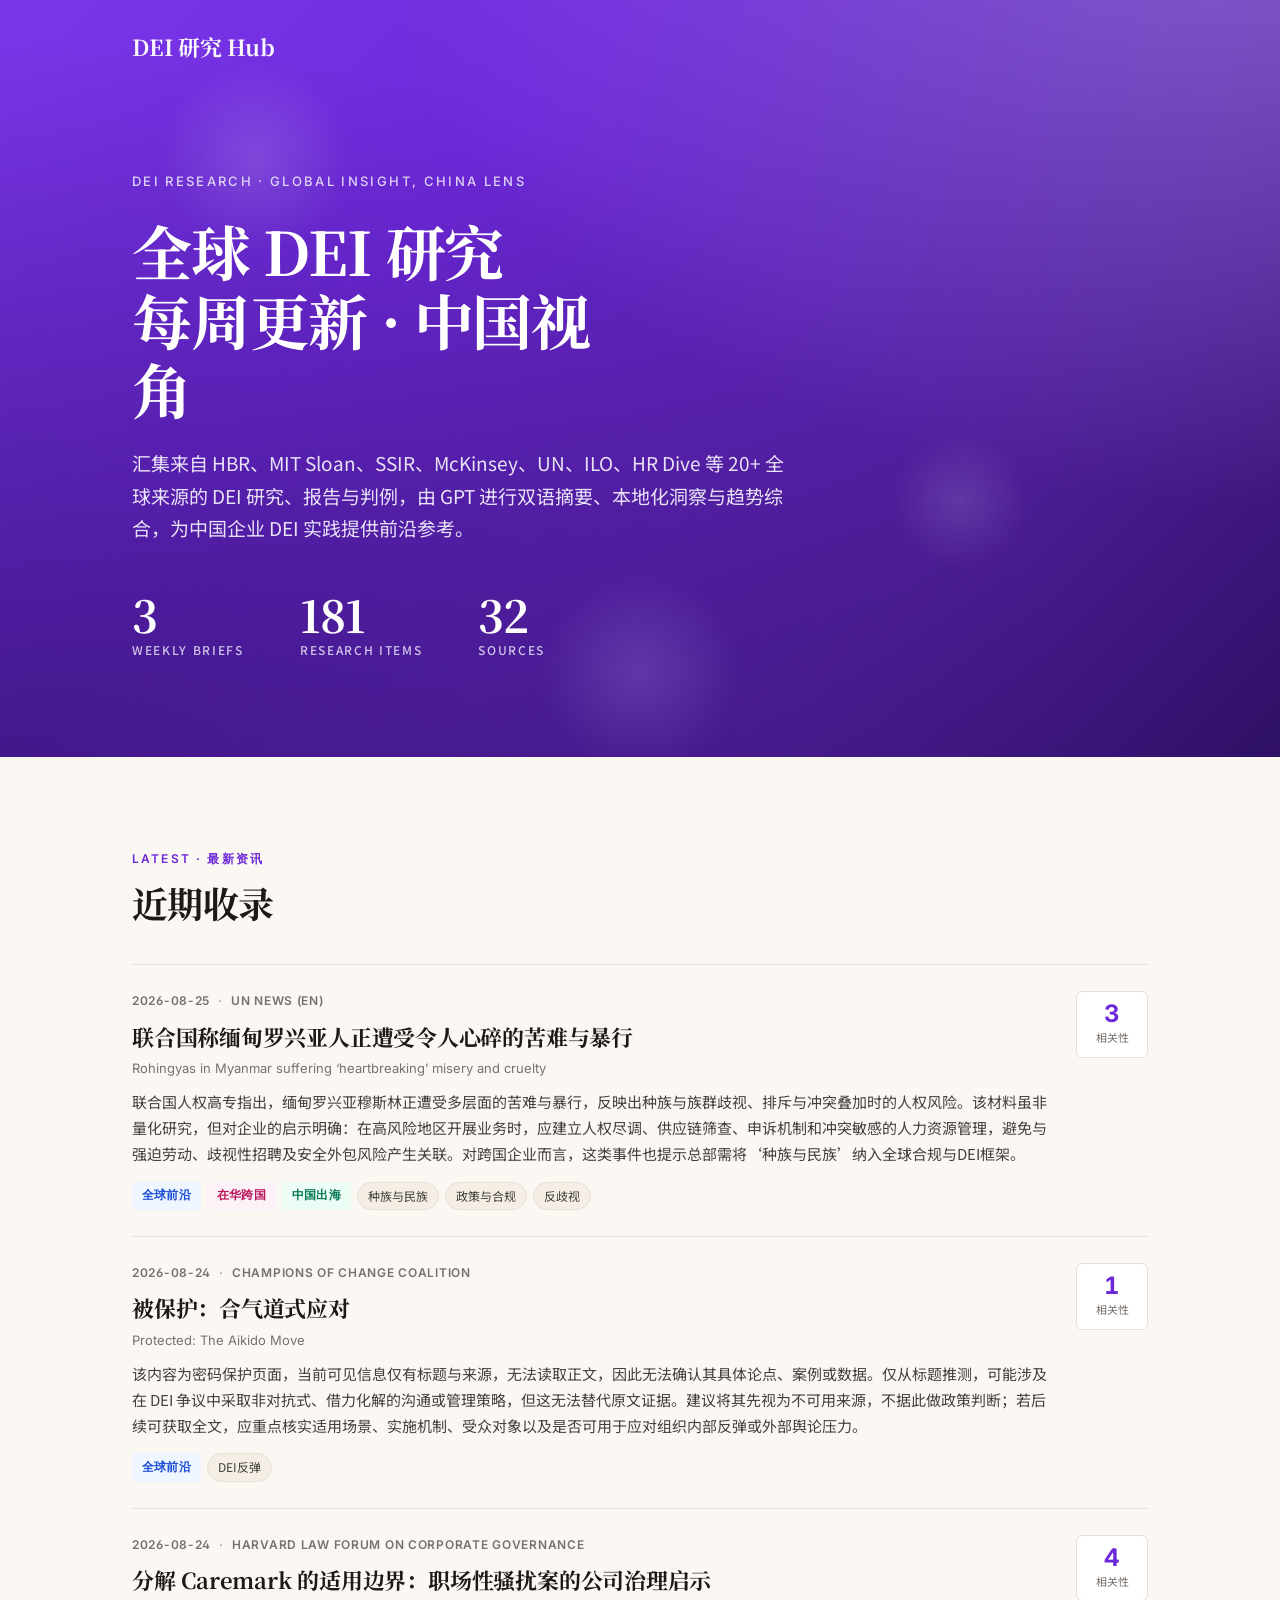
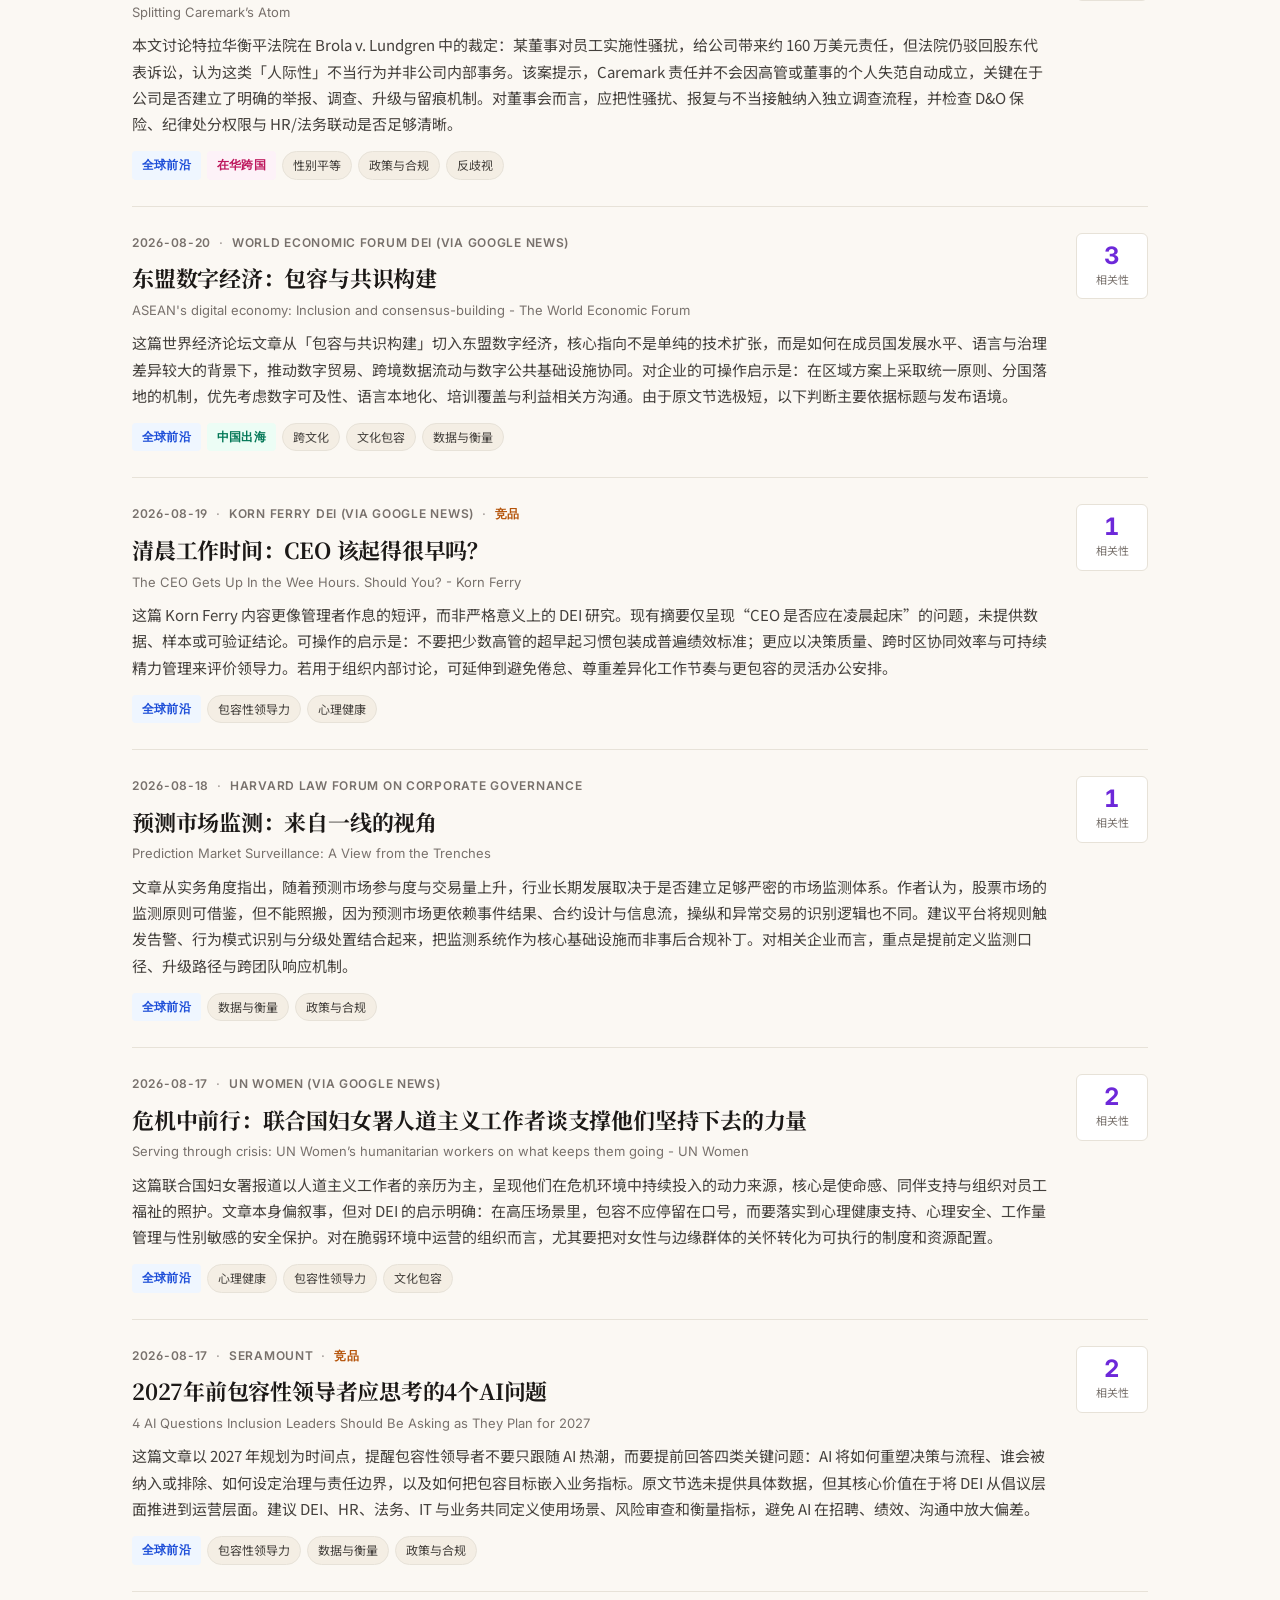
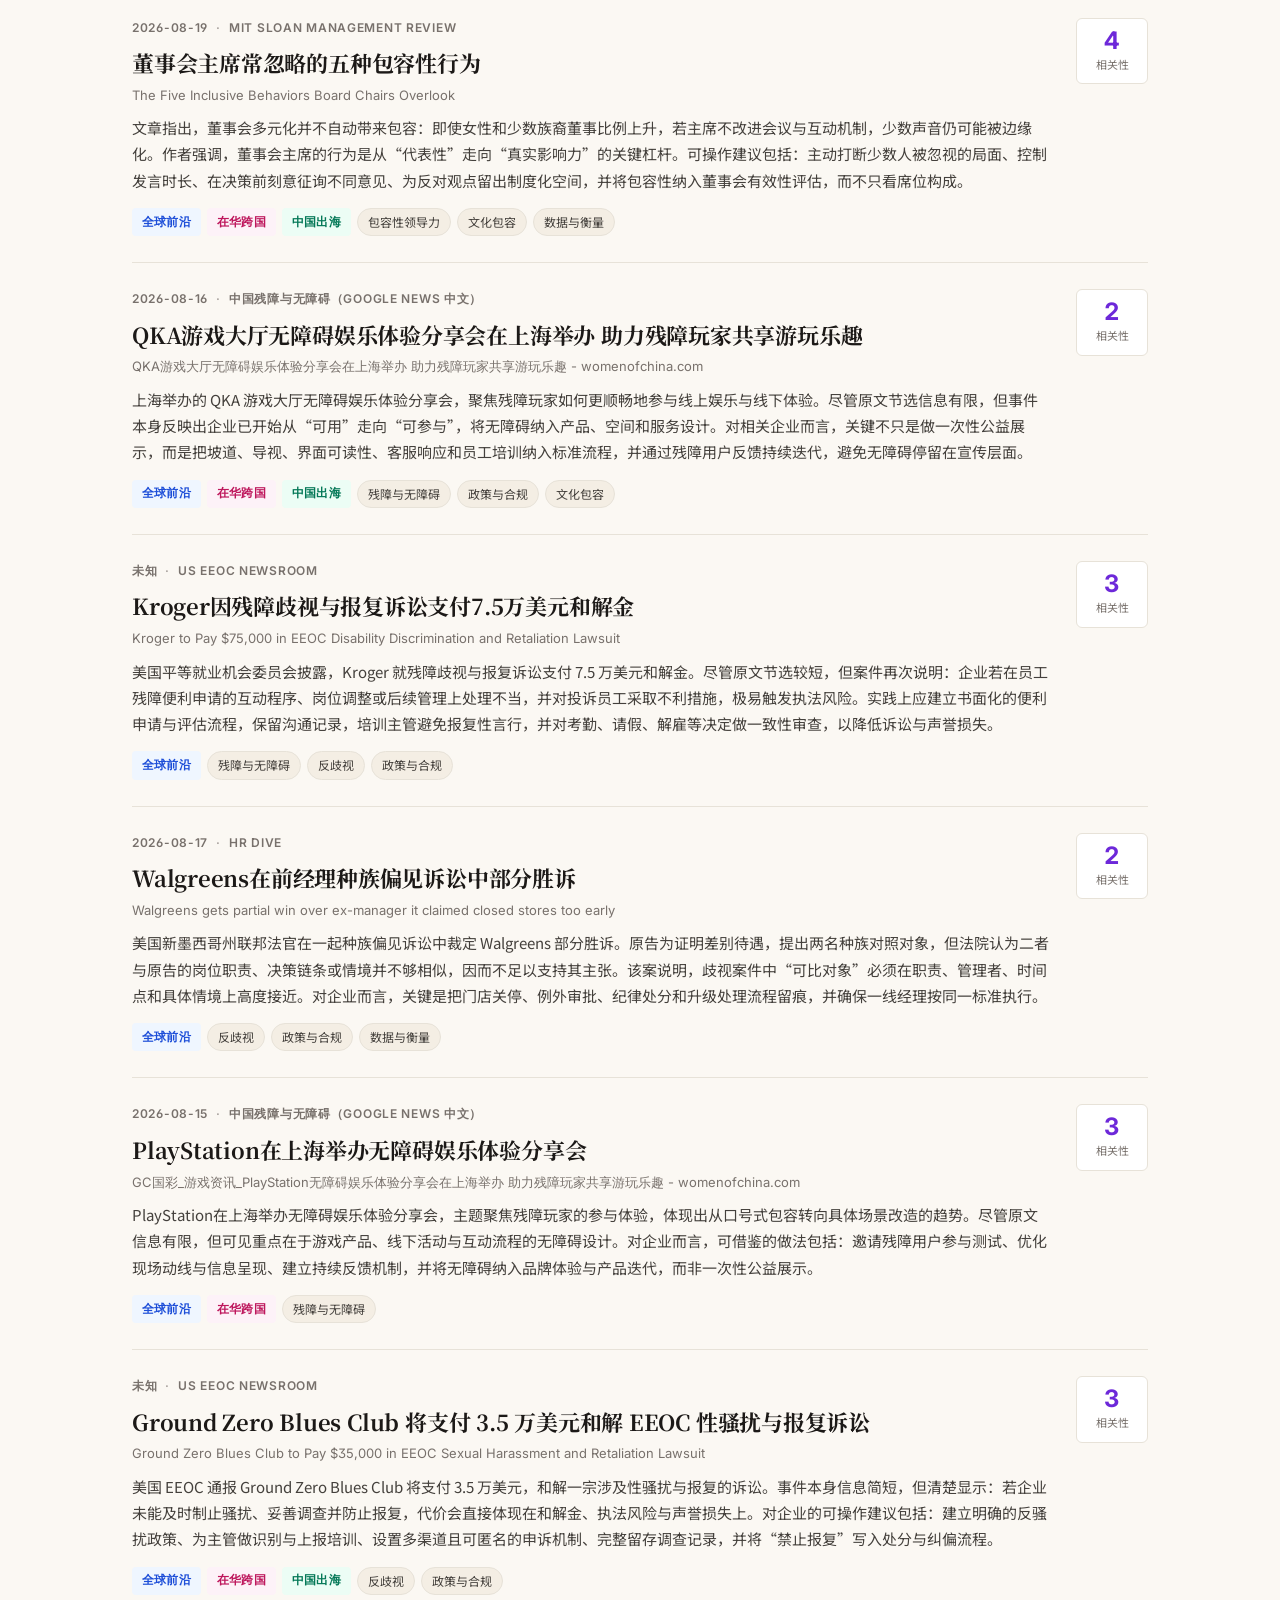
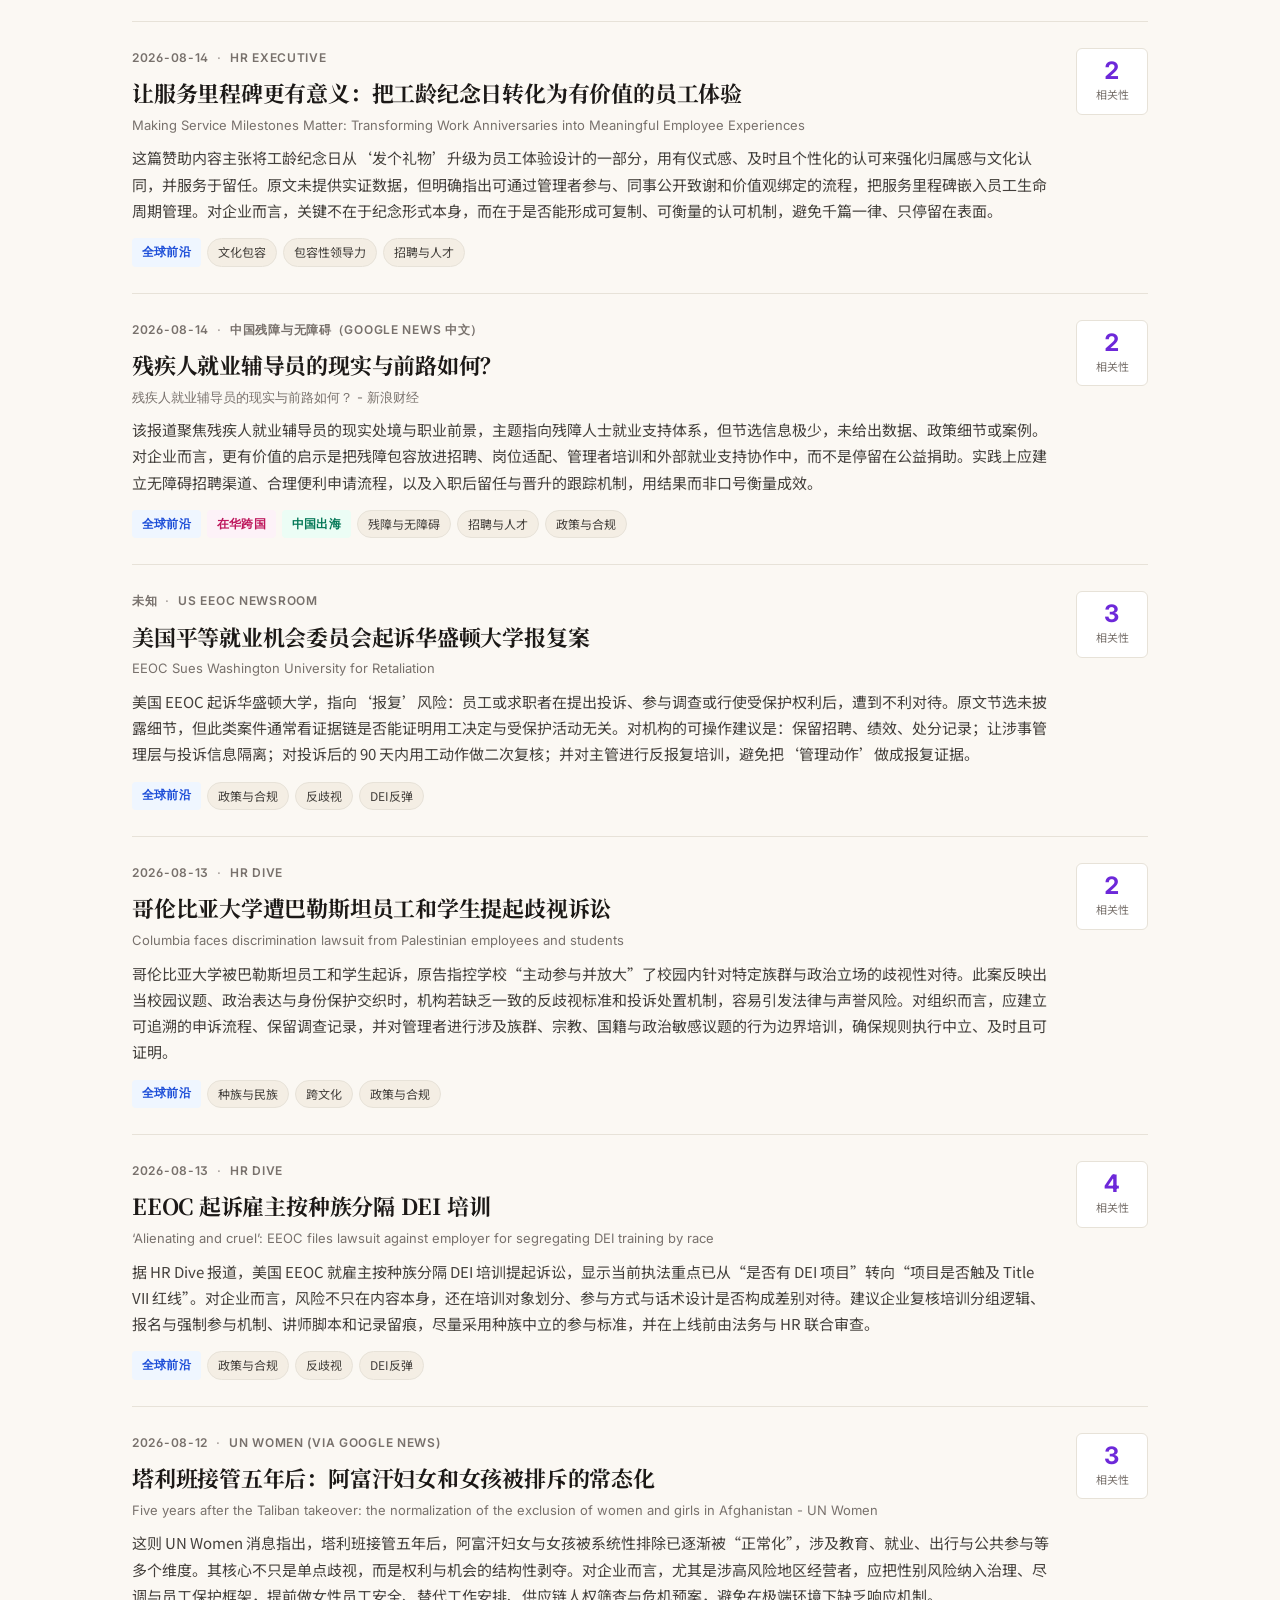
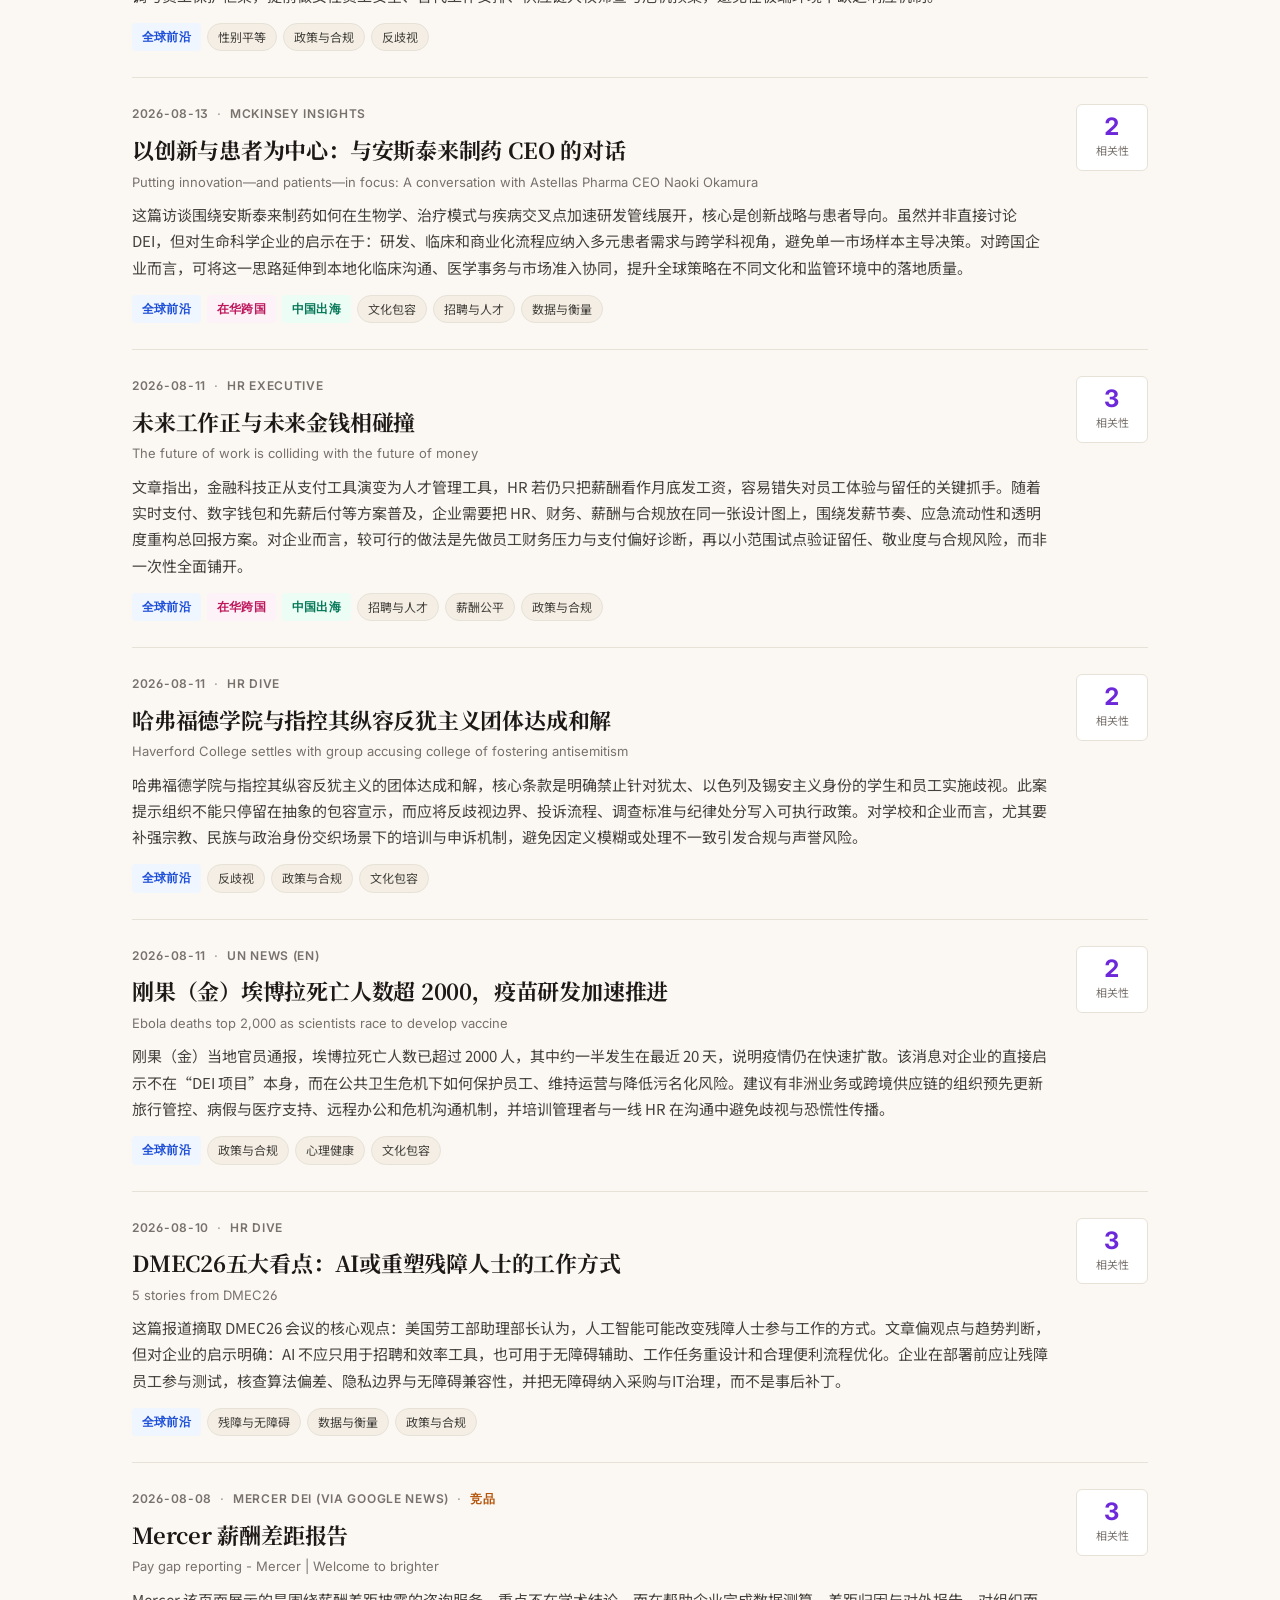
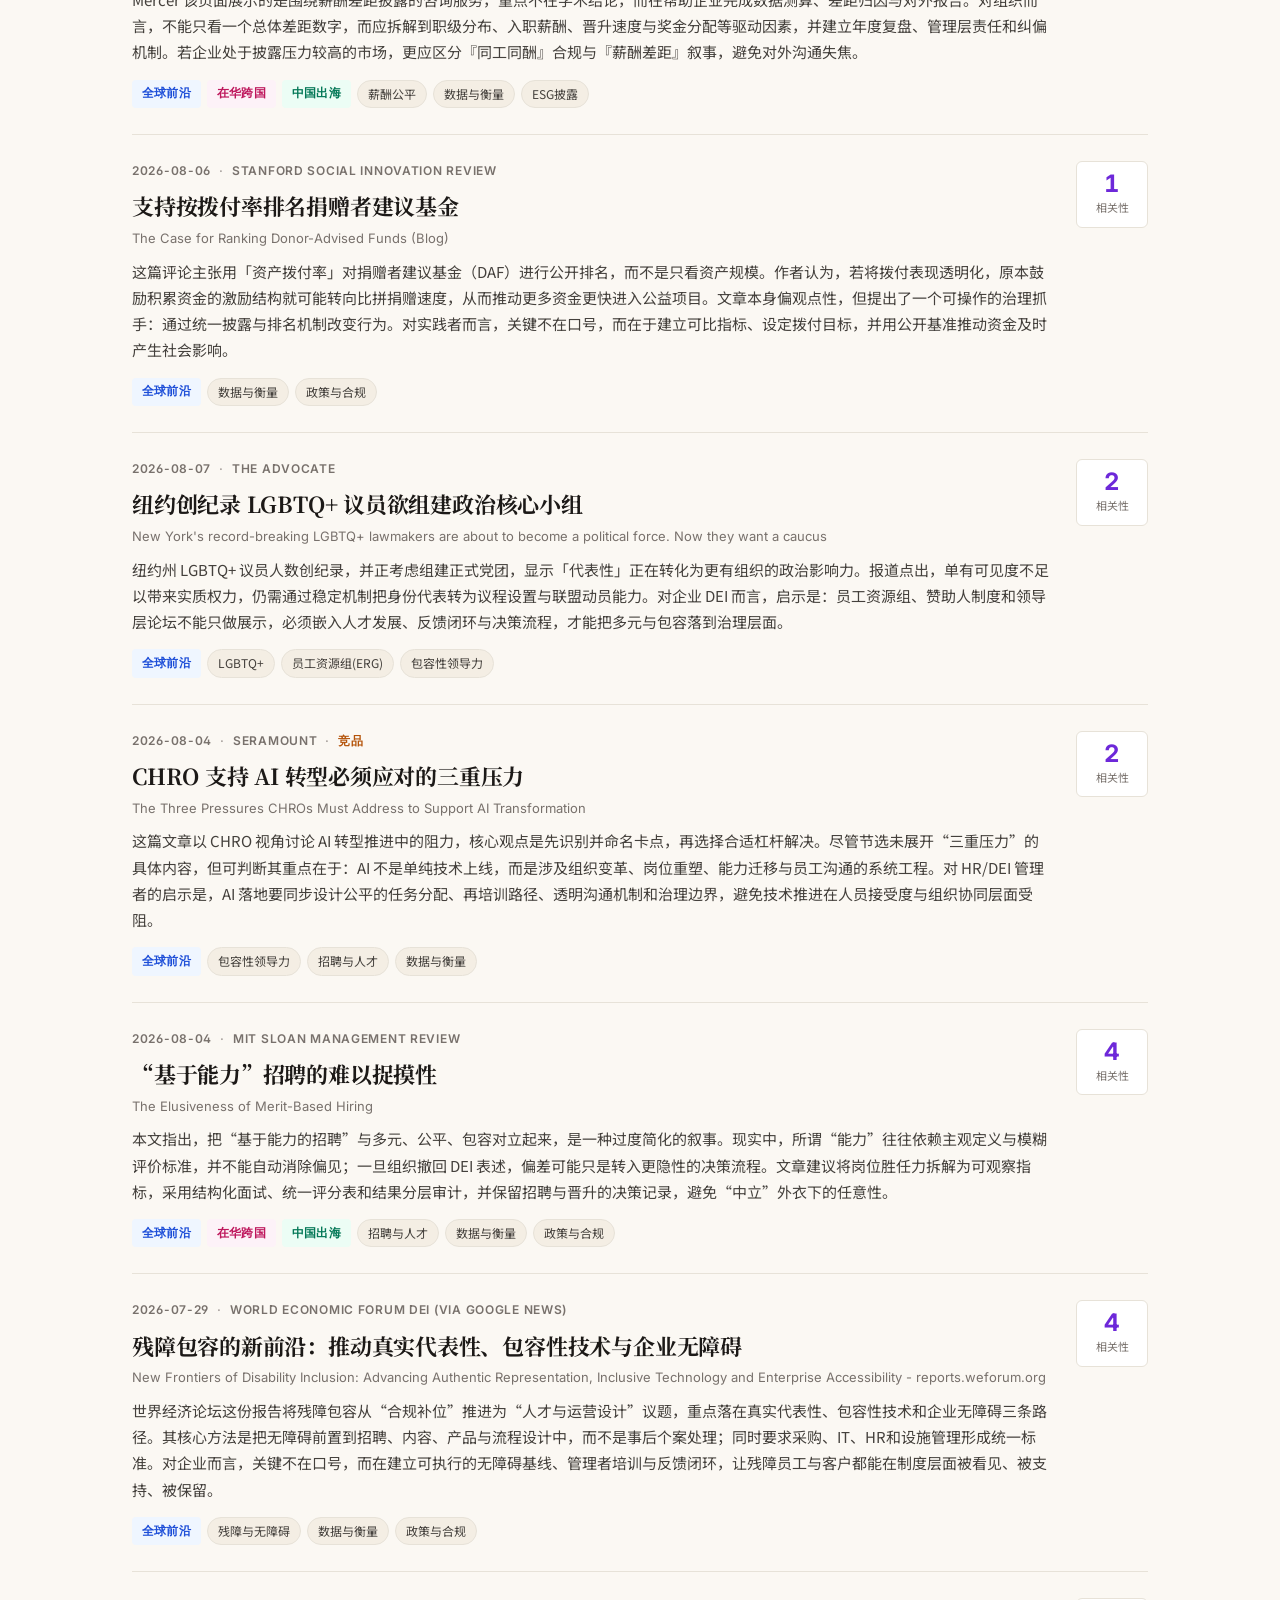
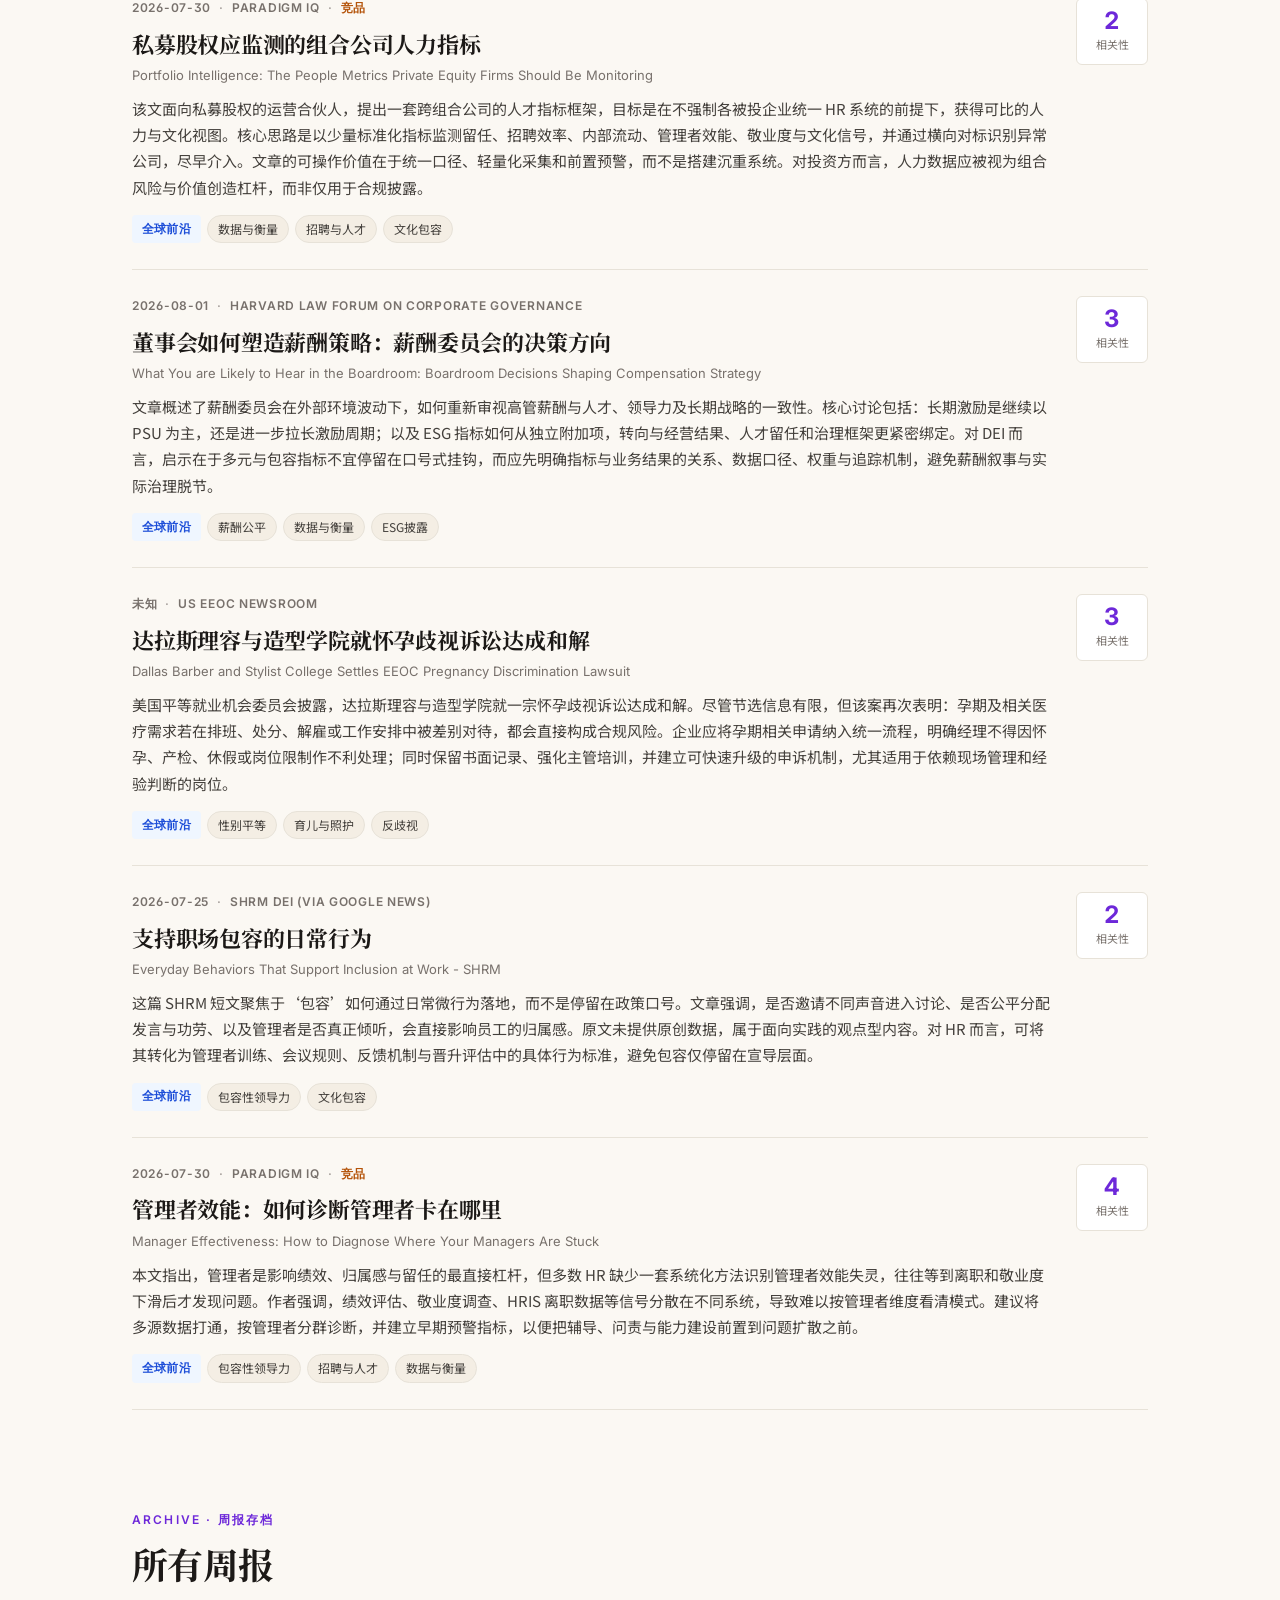
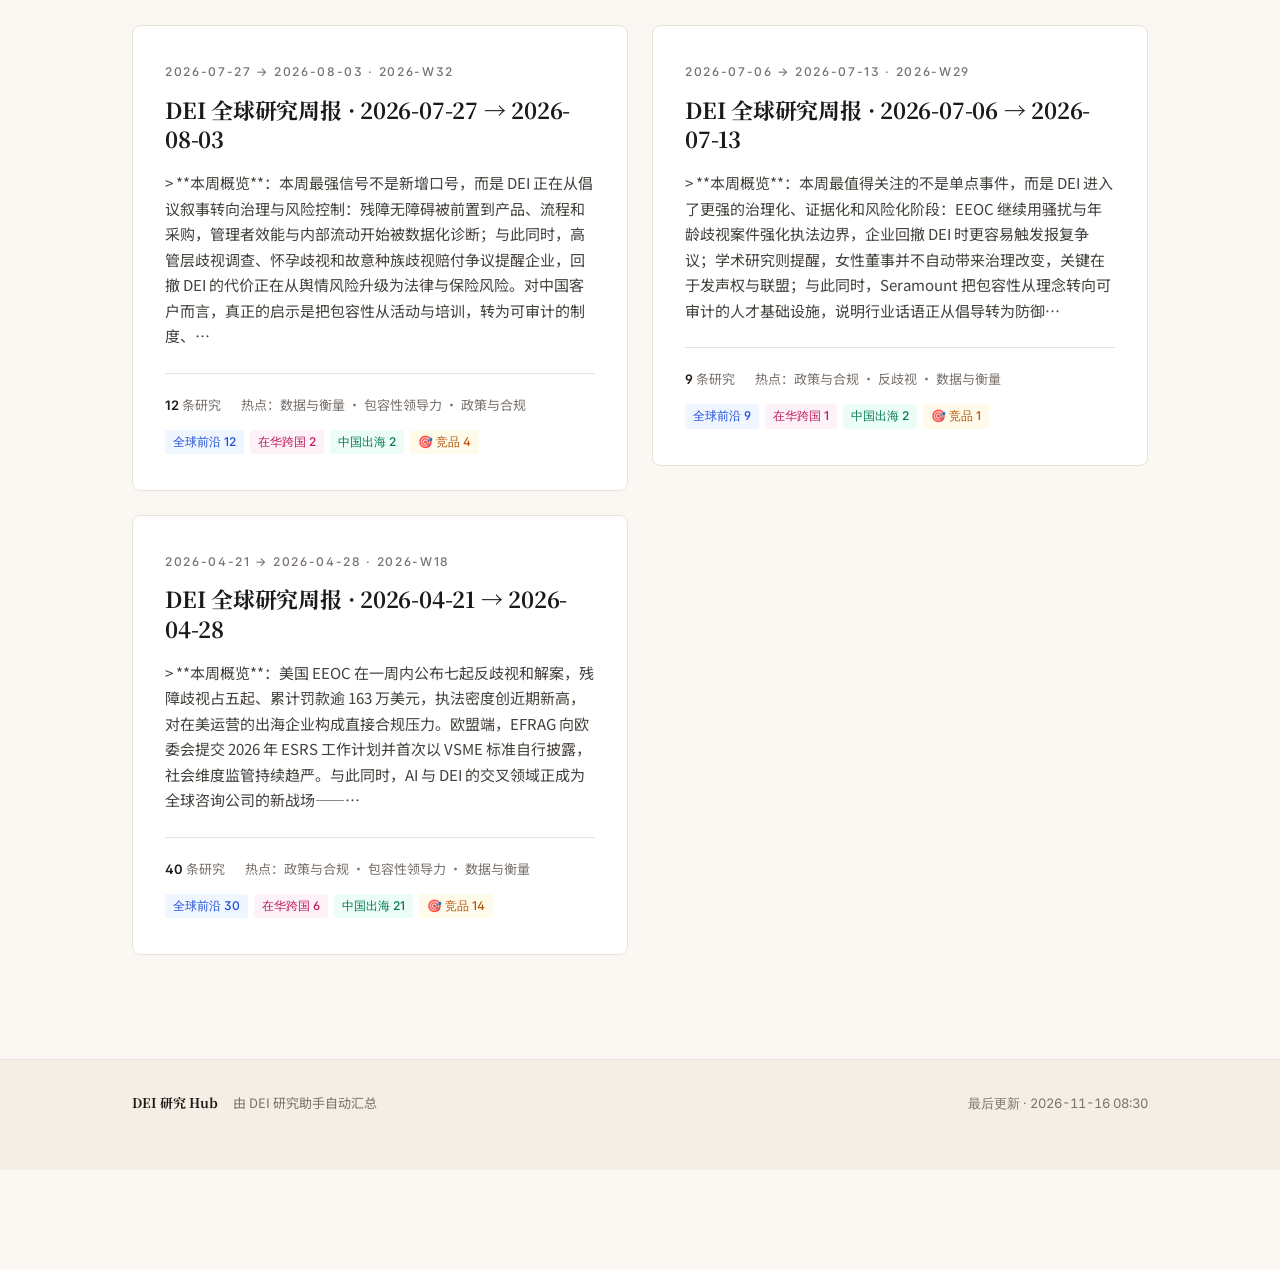
<file: index.html>
<!DOCTYPE html>
<html lang="zh-CN">
<head>
    <meta charset="UTF-8">
    <meta name="viewport" content="width=device-width, initial-scale=1.0">
    <meta name="generator" content="DEI Research Assistant">
    <meta name="description" content="全球 DEI 研究持续追踪 · 面向中国企业的本地化洞察">
    <title>DEI 研究 Hub · 全球 DEI 研究持续追踪</title>

    <link rel="preconnect" href="https://fonts.googleapis.com">
    <link rel="preconnect" href="https://fonts.gstatic.com" crossorigin>
    <link href="https://fonts.googleapis.com/css2?family=Inter:wght@400;500;600;700&family=Noto+Sans+SC:wght@400;500;700&family=Noto+Serif+SC:wght@500;700;900&display=swap" rel="stylesheet">

    <link rel="stylesheet" href="assets/style.css">
</head>
<body>
    
<div class="hero">
    <header class="site-header on-hero">
        <div class="container">
            <div class="row">
                <a class="brand" href="index.html">DEI 研究 Hub</a>
            </div>
        </div>
    </header>

    <div class="hero-inner">
        <div class="container">
            <p class="eyebrow">DEI Research · Global Insight, China Lens</p>
            <h1>全球 DEI 研究<br>每周更新 · 中国视角</h1>
            <p class="lead">
                汇集来自 HBR、MIT Sloan、SSIR、McKinsey、UN、ILO、HR Dive
                等 20+ 全球来源的 DEI 研究、报告与判例，由 GPT
                进行双语摘要、本地化洞察与趋势综合，为中国企业 DEI 实践提供前沿参考。
            </p>
            <div class="stats">
                <div class="stat">
                    <span class="stat-value">3</span>
                    <span class="stat-label">Weekly Briefs</span>
                </div>
                <div class="stat">
                    <span class="stat-value">181</span>
                    <span class="stat-label">Research Items</span>
                </div>
                <div class="stat">
                    <span class="stat-value">32</span>
                    <span class="stat-label">Sources</span>
                </div>
            </div>
        </div>
    </div>
</div>

<section class="section latest-section">
    <div class="container">
        <div class="section-head">
            <p class="section-eyebrow">Latest · 最新资讯</p>
            <h2 class="section-title">近期收录</h2>
        </div>

        
        <div class="latest-list">
        
            <article class="latest-item">
                <div class="latest-main">
                    <div class="latest-meta">
                        <span>2026-08-25</span>
                        <span>UN News (en)</span>
                        
                    </div>
                    <h3><a href="https://news.un.org/feed/view/en/story/2026/08/1168200" target="_blank" rel="noopener">联合国称缅甸罗兴亚人正遭受令人心碎的苦难与暴行</a></h3>
                    <p class="latest-original">Rohingyas in Myanmar suffering ‘heartbreaking’ misery and cruelty</p>
                    <p class="latest-summary">联合国人权高专指出，缅甸罗兴亚穆斯林正遭受多层面的苦难与暴行，反映出种族与族群歧视、排斥与冲突叠加时的人权风险。该材料虽非量化研究，但对企业的启示明确：在高风险地区开展业务时，应建立人权尽调、供应链筛查、申诉机制和冲突敏感的人力资源管理，避免与强迫劳动、歧视性招聘及安全外包风险产生关联。对跨国企业而言，这类事件也提示总部需将‘种族与民族’纳入全球合规与DEI框架。</p>
                    <div class="latest-tags">
                        
                        <span class="badge pillar pillar-global">全球前沿</span>
                        
                        <span class="badge pillar pillar-mnc_china">在华跨国</span>
                        
                        <span class="badge pillar pillar-china_going_global">中国出海</span>
                        
                        
                        <span class="tag">种族与民族</span>
                        
                        <span class="tag">政策与合规</span>
                        
                        <span class="tag">反歧视</span>
                        
                    </div>
                </div>
                <div class="latest-score">
                    <span class="num">3</span>
                    <span>相关性</span>
                </div>
            </article>
        
            <article class="latest-item">
                <div class="latest-main">
                    <div class="latest-meta">
                        <span>2026-08-24</span>
                        <span>Champions of Change Coalition</span>
                        
                    </div>
                    <h3><a href="https://championsofchangecoalition.org/the-aikido-move/?utm_source=rss&amp;utm_medium=rss&amp;utm_campaign=the-aikido-move" target="_blank" rel="noopener">被保护：合气道式应对</a></h3>
                    <p class="latest-original">Protected: The Aikido Move</p>
                    <p class="latest-summary">该内容为密码保护页面，当前可见信息仅有标题与来源，无法读取正文，因此无法确认其具体论点、案例或数据。仅从标题推测，可能涉及在 DEI 争议中采取非对抗式、借力化解的沟通或管理策略，但这无法替代原文证据。建议将其先视为不可用来源，不据此做政策判断；若后续可获取全文，应重点核实适用场景、实施机制、受众对象以及是否可用于应对组织内部反弹或外部舆论压力。</p>
                    <div class="latest-tags">
                        
                        <span class="badge pillar pillar-global">全球前沿</span>
                        
                        
                        <span class="tag">DEI反弹</span>
                        
                    </div>
                </div>
                <div class="latest-score">
                    <span class="num">1</span>
                    <span>相关性</span>
                </div>
            </article>
        
            <article class="latest-item">
                <div class="latest-main">
                    <div class="latest-meta">
                        <span>2026-08-24</span>
                        <span>Harvard Law Forum on Corporate Governance</span>
                        
                    </div>
                    <h3><a href="https://corpgov.law.harvard.edu/2026/08/24/splitting-caremarks-atom/?utm_source=rss&amp;utm_medium=rss&amp;utm_campaign=splitting-caremarks-atom" target="_blank" rel="noopener">分解 Caremark 的适用边界：职场性骚扰案的公司治理启示</a></h3>
                    <p class="latest-original">Splitting Caremark’s Atom</p>
                    <p class="latest-summary">本文讨论特拉华衡平法院在 Brola v. Lundgren 中的裁定：某董事对员工实施性骚扰，给公司带来约 160 万美元责任，但法院仍驳回股东代表诉讼，认为这类「人际性」不当行为并非公司内部事务。该案提示，Caremark 责任并不会因高管或董事的个人失范自动成立，关键在于公司是否建立了明确的举报、调查、升级与留痕机制。对董事会而言，应把性骚扰、报复与不当接触纳入独立调查流程，并检查 D&amp;O 保险、纪律处分权限与 HR/法务联动是否足够清晰。</p>
                    <div class="latest-tags">
                        
                        <span class="badge pillar pillar-global">全球前沿</span>
                        
                        <span class="badge pillar pillar-mnc_china">在华跨国</span>
                        
                        
                        <span class="tag">性别平等</span>
                        
                        <span class="tag">政策与合规</span>
                        
                        <span class="tag">反歧视</span>
                        
                    </div>
                </div>
                <div class="latest-score">
                    <span class="num">4</span>
                    <span>相关性</span>
                </div>
            </article>
        
            <article class="latest-item">
                <div class="latest-main">
                    <div class="latest-meta">
                        <span>2026-08-20</span>
                        <span>World Economic Forum DEI (via Google News)</span>
                        
                    </div>
                    <h3><a href="https://www.weforum.org/stories/technological-innovation/asean-testing-concept-digital-multilateralism/" target="_blank" rel="noopener">东盟数字经济：包容与共识构建</a></h3>
                    <p class="latest-original">ASEAN&#39;s digital economy: Inclusion and consensus-building - The World Economic Forum</p>
                    <p class="latest-summary">这篇世界经济论坛文章从「包容与共识构建」切入东盟数字经济，核心指向不是单纯的技术扩张，而是如何在成员国发展水平、语言与治理差异较大的背景下，推动数字贸易、跨境数据流动与数字公共基础设施协同。对企业的可操作启示是：在区域方案上采取统一原则、分国落地的机制，优先考虑数字可及性、语言本地化、培训覆盖与利益相关方沟通。由于原文节选极短，以下判断主要依据标题与发布语境。</p>
                    <div class="latest-tags">
                        
                        <span class="badge pillar pillar-global">全球前沿</span>
                        
                        <span class="badge pillar pillar-china_going_global">中国出海</span>
                        
                        
                        <span class="tag">跨文化</span>
                        
                        <span class="tag">文化包容</span>
                        
                        <span class="tag">数据与衡量</span>
                        
                    </div>
                </div>
                <div class="latest-score">
                    <span class="num">3</span>
                    <span>相关性</span>
                </div>
            </article>
        
            <article class="latest-item">
                <div class="latest-main">
                    <div class="latest-meta">
                        <span>2026-08-19</span>
                        <span>Korn Ferry DEI (via Google News)</span>
                        <span class="latest-comp">竞品</span>
                    </div>
                    <h3><a href="https://www.kornferry.com/insights/this-week-in-leadership/the-ceo-gets-up-in-the-wee-hours-should-you" target="_blank" rel="noopener">清晨工作时间：CEO 该起得很早吗？</a></h3>
                    <p class="latest-original">The CEO Gets Up In the Wee Hours. Should You? - Korn Ferry</p>
                    <p class="latest-summary">这篇 Korn Ferry 内容更像管理者作息的短评，而非严格意义上的 DEI 研究。现有摘要仅呈现“CEO 是否应在凌晨起床”的问题，未提供数据、样本或可验证结论。可操作的启示是：不要把少数高管的超早起习惯包装成普遍绩效标准；更应以决策质量、跨时区协同效率与可持续精力管理来评价领导力。若用于组织内部讨论，可延伸到避免倦怠、尊重差异化工作节奏与更包容的灵活办公安排。</p>
                    <div class="latest-tags">
                        
                        <span class="badge pillar pillar-global">全球前沿</span>
                        
                        
                        <span class="tag">包容性领导力</span>
                        
                        <span class="tag">心理健康</span>
                        
                    </div>
                </div>
                <div class="latest-score">
                    <span class="num">1</span>
                    <span>相关性</span>
                </div>
            </article>
        
            <article class="latest-item">
                <div class="latest-main">
                    <div class="latest-meta">
                        <span>2026-08-18</span>
                        <span>Harvard Law Forum on Corporate Governance</span>
                        
                    </div>
                    <h3><a href="https://corpgov.law.harvard.edu/2026/08/18/prediction-market-surveillance-a-view-from-the-trenches/?utm_source=rss&amp;utm_medium=rss&amp;utm_campaign=prediction-market-surveillance-a-view-from-the-trenches" target="_blank" rel="noopener">预测市场监测：来自一线的视角</a></h3>
                    <p class="latest-original">Prediction Market Surveillance: A View from the Trenches</p>
                    <p class="latest-summary">文章从实务角度指出，随着预测市场参与度与交易量上升，行业长期发展取决于是否建立足够严密的市场监测体系。作者认为，股票市场的监测原则可借鉴，但不能照搬，因为预测市场更依赖事件结果、合约设计与信息流，操纵和异常交易的识别逻辑也不同。建议平台将规则触发告警、行为模式识别与分级处置结合起来，把监测系统作为核心基础设施而非事后合规补丁。对相关企业而言，重点是提前定义监测口径、升级路径与跨团队响应机制。</p>
                    <div class="latest-tags">
                        
                        <span class="badge pillar pillar-global">全球前沿</span>
                        
                        
                        <span class="tag">数据与衡量</span>
                        
                        <span class="tag">政策与合规</span>
                        
                    </div>
                </div>
                <div class="latest-score">
                    <span class="num">1</span>
                    <span>相关性</span>
                </div>
            </article>
        
            <article class="latest-item">
                <div class="latest-main">
                    <div class="latest-meta">
                        <span>2026-08-17</span>
                        <span>UN Women (via Google News)</span>
                        
                    </div>
                    <h3><a href="https://www.unwomen.org/en/news-stories/feature-story/2026/08/serving-through-crisis-un-womens-humanitarian-workers-on-what-keeps-them-going" target="_blank" rel="noopener">危机中前行：联合国妇女署人道主义工作者谈支撑他们坚持下去的力量</a></h3>
                    <p class="latest-original">Serving through crisis: UN Women’s humanitarian workers on what keeps them going - UN Women</p>
                    <p class="latest-summary">这篇联合国妇女署报道以人道主义工作者的亲历为主，呈现他们在危机环境中持续投入的动力来源，核心是使命感、同伴支持与组织对员工福祉的照护。文章本身偏叙事，但对 DEI 的启示明确：在高压场景里，包容不应停留在口号，而要落实到心理健康支持、心理安全、工作量管理与性别敏感的安全保护。对在脆弱环境中运营的组织而言，尤其要把对女性与边缘群体的关怀转化为可执行的制度和资源配置。</p>
                    <div class="latest-tags">
                        
                        <span class="badge pillar pillar-global">全球前沿</span>
                        
                        
                        <span class="tag">心理健康</span>
                        
                        <span class="tag">包容性领导力</span>
                        
                        <span class="tag">文化包容</span>
                        
                    </div>
                </div>
                <div class="latest-score">
                    <span class="num">2</span>
                    <span>相关性</span>
                </div>
            </article>
        
            <article class="latest-item">
                <div class="latest-main">
                    <div class="latest-meta">
                        <span>2026-08-17</span>
                        <span>Seramount</span>
                        <span class="latest-comp">竞品</span>
                    </div>
                    <h3><a href="https://seramount.com/articles/4-ai-questions-inclusion-leaders-should-be-asking-as-they-plan-for-2027/" target="_blank" rel="noopener">2027年前包容性领导者应思考的4个AI问题</a></h3>
                    <p class="latest-original">4 AI Questions Inclusion Leaders Should Be Asking as They Plan for 2027</p>
                    <p class="latest-summary">这篇文章以 2027 年规划为时间点，提醒包容性领导者不要只跟随 AI 热潮，而要提前回答四类关键问题：AI 将如何重塑决策与流程、谁会被纳入或排除、如何设定治理与责任边界，以及如何把包容目标嵌入业务指标。原文节选未提供具体数据，但其核心价值在于将 DEI 从倡议层面推进到运营层面。建议 DEI、HR、法务、IT 与业务共同定义使用场景、风险审查和衡量指标，避免 AI 在招聘、绩效、沟通中放大偏差。</p>
                    <div class="latest-tags">
                        
                        <span class="badge pillar pillar-global">全球前沿</span>
                        
                        
                        <span class="tag">包容性领导力</span>
                        
                        <span class="tag">数据与衡量</span>
                        
                        <span class="tag">政策与合规</span>
                        
                    </div>
                </div>
                <div class="latest-score">
                    <span class="num">2</span>
                    <span>相关性</span>
                </div>
            </article>
        
            <article class="latest-item">
                <div class="latest-main">
                    <div class="latest-meta">
                        <span>2026-08-19</span>
                        <span>MIT Sloan Management Review</span>
                        
                    </div>
                    <h3><a href="https://sloanreview.mit.edu/article/the-five-inclusive-behaviors-board-chairs-overlook/" target="_blank" rel="noopener">董事会主席常忽略的五种包容性行为</a></h3>
                    <p class="latest-original">The Five Inclusive Behaviors Board Chairs Overlook</p>
                    <p class="latest-summary">文章指出，董事会多元化并不自动带来包容：即使女性和少数族裔董事比例上升，若主席不改进会议与互动机制，少数声音仍可能被边缘化。作者强调，董事会主席的行为是从“代表性”走向“真实影响力”的关键杠杆。可操作建议包括：主动打断少数人被忽视的局面、控制发言时长、在决策前刻意征询不同意见、为反对观点留出制度化空间，并将包容性纳入董事会有效性评估，而不只看席位构成。</p>
                    <div class="latest-tags">
                        
                        <span class="badge pillar pillar-global">全球前沿</span>
                        
                        <span class="badge pillar pillar-mnc_china">在华跨国</span>
                        
                        <span class="badge pillar pillar-china_going_global">中国出海</span>
                        
                        
                        <span class="tag">包容性领导力</span>
                        
                        <span class="tag">文化包容</span>
                        
                        <span class="tag">数据与衡量</span>
                        
                    </div>
                </div>
                <div class="latest-score">
                    <span class="num">4</span>
                    <span>相关性</span>
                </div>
            </article>
        
            <article class="latest-item">
                <div class="latest-main">
                    <div class="latest-meta">
                        <span>2026-08-16</span>
                        <span>中国残障与无障碍（Google News 中文）</span>
                        
                    </div>
                    <h3><a href="https://www.womenofchina.com/sjsWtsts-RhpU" target="_blank" rel="noopener">QKA游戏大厅无障碍娱乐体验分享会在上海举办 助力残障玩家共享游玩乐趣</a></h3>
                    <p class="latest-original">QKA游戏大厅无障碍娱乐体验分享会在上海举办 助力残障玩家共享游玩乐趣 - womenofchina.com</p>
                    <p class="latest-summary">上海举办的 QKA 游戏大厅无障碍娱乐体验分享会，聚焦残障玩家如何更顺畅地参与线上娱乐与线下体验。尽管原文节选信息有限，但事件本身反映出企业已开始从“可用”走向“可参与”，将无障碍纳入产品、空间和服务设计。对相关企业而言，关键不只是做一次性公益展示，而是把坡道、导视、界面可读性、客服响应和员工培训纳入标准流程，并通过残障用户反馈持续迭代，避免无障碍停留在宣传层面。</p>
                    <div class="latest-tags">
                        
                        <span class="badge pillar pillar-global">全球前沿</span>
                        
                        <span class="badge pillar pillar-mnc_china">在华跨国</span>
                        
                        <span class="badge pillar pillar-china_going_global">中国出海</span>
                        
                        
                        <span class="tag">残障与无障碍</span>
                        
                        <span class="tag">政策与合规</span>
                        
                        <span class="tag">文化包容</span>
                        
                    </div>
                </div>
                <div class="latest-score">
                    <span class="num">2</span>
                    <span>相关性</span>
                </div>
            </article>
        
            <article class="latest-item">
                <div class="latest-main">
                    <div class="latest-meta">
                        <span>未知</span>
                        <span>US EEOC Newsroom</span>
                        
                    </div>
                    <h3><a href="https://www.eeoc.gov/newsroom/kroger-pay-75000-eeoc-disability-discrimination-and-retaliation-lawsuit" target="_blank" rel="noopener">Kroger因残障歧视与报复诉讼支付7.5万美元和解金</a></h3>
                    <p class="latest-original">Kroger to Pay $75,000 in EEOC Disability Discrimination and Retaliation Lawsuit</p>
                    <p class="latest-summary">美国平等就业机会委员会披露，Kroger 就残障歧视与报复诉讼支付 7.5 万美元和解金。尽管原文节选较短，但案件再次说明：企业若在员工残障便利申请的互动程序、岗位调整或后续管理上处理不当，并对投诉员工采取不利措施，极易触发执法风险。实践上应建立书面化的便利申请与评估流程，保留沟通记录，培训主管避免报复性言行，并对考勤、请假、解雇等决定做一致性审查，以降低诉讼与声誉损失。</p>
                    <div class="latest-tags">
                        
                        <span class="badge pillar pillar-global">全球前沿</span>
                        
                        
                        <span class="tag">残障与无障碍</span>
                        
                        <span class="tag">反歧视</span>
                        
                        <span class="tag">政策与合规</span>
                        
                    </div>
                </div>
                <div class="latest-score">
                    <span class="num">3</span>
                    <span>相关性</span>
                </div>
            </article>
        
            <article class="latest-item">
                <div class="latest-main">
                    <div class="latest-meta">
                        <span>2026-08-17</span>
                        <span>HR Dive</span>
                        
                    </div>
                    <h3><a href="https://www.hrdive.com/news/walgreens-gets-partial-win-over-ex-manager-race-bias/828072/" target="_blank" rel="noopener">Walgreens在前经理种族偏见诉讼中部分胜诉</a></h3>
                    <p class="latest-original">Walgreens gets partial win over ex-manager it claimed closed stores too early</p>
                    <p class="latest-summary">美国新墨西哥州联邦法官在一起种族偏见诉讼中裁定 Walgreens 部分胜诉。原告为证明差别待遇，提出两名种族对照对象，但法院认为二者与原告的岗位职责、决策链条或情境并不够相似，因而不足以支持其主张。该案说明，歧视案件中“可比对象”必须在职责、管理者、时间点和具体情境上高度接近。对企业而言，关键是把门店关停、例外审批、纪律处分和升级处理流程留痕，并确保一线经理按同一标准执行。</p>
                    <div class="latest-tags">
                        
                        <span class="badge pillar pillar-global">全球前沿</span>
                        
                        
                        <span class="tag">反歧视</span>
                        
                        <span class="tag">政策与合规</span>
                        
                        <span class="tag">数据与衡量</span>
                        
                    </div>
                </div>
                <div class="latest-score">
                    <span class="num">2</span>
                    <span>相关性</span>
                </div>
            </article>
        
            <article class="latest-item">
                <div class="latest-main">
                    <div class="latest-meta">
                        <span>2026-08-15</span>
                        <span>中国残障与无障碍（Google News 中文）</span>
                        
                    </div>
                    <h3><a href="https://www.womenofchina.com/B4RVtstsZH2xcNQA" target="_blank" rel="noopener">PlayStation在上海举办无障碍娱乐体验分享会</a></h3>
                    <p class="latest-original">GC国彩_游戏资讯_PlayStation无障碍娱乐体验分享会在上海举办 助力残障玩家共享游玩乐趣 - womenofchina.com</p>
                    <p class="latest-summary">PlayStation在上海举办无障碍娱乐体验分享会，主题聚焦残障玩家的参与体验，体现出从口号式包容转向具体场景改造的趋势。尽管原文信息有限，但可见重点在于游戏产品、线下活动与互动流程的无障碍设计。对企业而言，可借鉴的做法包括：邀请残障用户参与测试、优化现场动线与信息呈现、建立持续反馈机制，并将无障碍纳入品牌体验与产品迭代，而非一次性公益展示。</p>
                    <div class="latest-tags">
                        
                        <span class="badge pillar pillar-global">全球前沿</span>
                        
                        <span class="badge pillar pillar-mnc_china">在华跨国</span>
                        
                        
                        <span class="tag">残障与无障碍</span>
                        
                    </div>
                </div>
                <div class="latest-score">
                    <span class="num">3</span>
                    <span>相关性</span>
                </div>
            </article>
        
            <article class="latest-item">
                <div class="latest-main">
                    <div class="latest-meta">
                        <span>未知</span>
                        <span>US EEOC Newsroom</span>
                        
                    </div>
                    <h3><a href="https://www.eeoc.gov/newsroom/ground-zero-blues-club-pay-35000-eeoc-sexual-harassment-and-retaliation-lawsuit" target="_blank" rel="noopener">Ground Zero Blues Club 将支付 3.5 万美元和解 EEOC 性骚扰与报复诉讼</a></h3>
                    <p class="latest-original">Ground Zero Blues Club to Pay $35,000 in EEOC Sexual Harassment and Retaliation Lawsuit</p>
                    <p class="latest-summary">美国 EEOC 通报 Ground Zero Blues Club 将支付 3.5 万美元，和解一宗涉及性骚扰与报复的诉讼。事件本身信息简短，但清楚显示：若企业未能及时制止骚扰、妥善调查并防止报复，代价会直接体现在和解金、执法风险与声誉损失上。对企业的可操作建议包括：建立明确的反骚扰政策、为主管做识别与上报培训、设置多渠道且可匿名的申诉机制、完整留存调查记录，并将“禁止报复”写入处分与纠偏流程。</p>
                    <div class="latest-tags">
                        
                        <span class="badge pillar pillar-global">全球前沿</span>
                        
                        <span class="badge pillar pillar-mnc_china">在华跨国</span>
                        
                        <span class="badge pillar pillar-china_going_global">中国出海</span>
                        
                        
                        <span class="tag">反歧视</span>
                        
                        <span class="tag">政策与合规</span>
                        
                    </div>
                </div>
                <div class="latest-score">
                    <span class="num">3</span>
                    <span>相关性</span>
                </div>
            </article>
        
            <article class="latest-item">
                <div class="latest-main">
                    <div class="latest-meta">
                        <span>2026-08-14</span>
                        <span>HR Executive</span>
                        
                    </div>
                    <h3><a href="https://hrexecutive.com/making-service-milestones-matter-transforming-work-anniversaries-meaningful-employee-experiences/" target="_blank" rel="noopener">让服务里程碑更有意义：把工龄纪念日转化为有价值的员工体验</a></h3>
                    <p class="latest-original">Making Service Milestones Matter: Transforming Work Anniversaries into Meaningful Employee Experiences</p>
                    <p class="latest-summary">这篇赞助内容主张将工龄纪念日从‘发个礼物’升级为员工体验设计的一部分，用有仪式感、及时且个性化的认可来强化归属感与文化认同，并服务于留任。原文未提供实证数据，但明确指出可通过管理者参与、同事公开致谢和价值观绑定的流程，把服务里程碑嵌入员工生命周期管理。对企业而言，关键不在于纪念形式本身，而在于是否能形成可复制、可衡量的认可机制，避免千篇一律、只停留在表面。</p>
                    <div class="latest-tags">
                        
                        <span class="badge pillar pillar-global">全球前沿</span>
                        
                        
                        <span class="tag">文化包容</span>
                        
                        <span class="tag">包容性领导力</span>
                        
                        <span class="tag">招聘与人才</span>
                        
                    </div>
                </div>
                <div class="latest-score">
                    <span class="num">2</span>
                    <span>相关性</span>
                </div>
            </article>
        
            <article class="latest-item">
                <div class="latest-main">
                    <div class="latest-meta">
                        <span>2026-08-14</span>
                        <span>中国残障与无障碍（Google News 中文）</span>
                        
                    </div>
                    <h3><a href="https://cj.sina.cn/articles/view/5953190046/162d6789e06703pgmu?froms=ggmp&amp;vt=4" target="_blank" rel="noopener">残疾人就业辅导员的现实与前路如何？</a></h3>
                    <p class="latest-original">残疾人就业辅导员的现实与前路如何？ - 新浪财经</p>
                    <p class="latest-summary">该报道聚焦残疾人就业辅导员的现实处境与职业前景，主题指向残障人士就业支持体系，但节选信息极少，未给出数据、政策细节或案例。对企业而言，更有价值的启示是把残障包容放进招聘、岗位适配、管理者培训和外部就业支持协作中，而不是停留在公益捐助。实践上应建立无障碍招聘渠道、合理便利申请流程，以及入职后留任与晋升的跟踪机制，用结果而非口号衡量成效。</p>
                    <div class="latest-tags">
                        
                        <span class="badge pillar pillar-global">全球前沿</span>
                        
                        <span class="badge pillar pillar-mnc_china">在华跨国</span>
                        
                        <span class="badge pillar pillar-china_going_global">中国出海</span>
                        
                        
                        <span class="tag">残障与无障碍</span>
                        
                        <span class="tag">招聘与人才</span>
                        
                        <span class="tag">政策与合规</span>
                        
                    </div>
                </div>
                <div class="latest-score">
                    <span class="num">2</span>
                    <span>相关性</span>
                </div>
            </article>
        
            <article class="latest-item">
                <div class="latest-main">
                    <div class="latest-meta">
                        <span>未知</span>
                        <span>US EEOC Newsroom</span>
                        
                    </div>
                    <h3><a href="https://www.eeoc.gov/newsroom/eeoc-sues-washington-university-retaliation" target="_blank" rel="noopener">美国平等就业机会委员会起诉华盛顿大学报复案</a></h3>
                    <p class="latest-original">EEOC Sues Washington University for Retaliation</p>
                    <p class="latest-summary">美国 EEOC 起诉华盛顿大学，指向‘报复’风险：员工或求职者在提出投诉、参与调查或行使受保护权利后，遭到不利对待。原文节选未披露细节，但此类案件通常看证据链是否能证明用工决定与受保护活动无关。对机构的可操作建议是：保留招聘、绩效、处分记录；让涉事管理层与投诉信息隔离；对投诉后的 90 天内用工动作做二次复核；并对主管进行反报复培训，避免把‘管理动作’做成报复证据。</p>
                    <div class="latest-tags">
                        
                        <span class="badge pillar pillar-global">全球前沿</span>
                        
                        
                        <span class="tag">政策与合规</span>
                        
                        <span class="tag">反歧视</span>
                        
                        <span class="tag">DEI反弹</span>
                        
                    </div>
                </div>
                <div class="latest-score">
                    <span class="num">3</span>
                    <span>相关性</span>
                </div>
            </article>
        
            <article class="latest-item">
                <div class="latest-main">
                    <div class="latest-meta">
                        <span>2026-08-13</span>
                        <span>HR Dive</span>
                        
                    </div>
                    <h3><a href="https://www.hrdive.com/news/columbia-faces-discrimination-lawsuit-from-palestinian-employees/827829/" target="_blank" rel="noopener">哥伦比亚大学遭巴勒斯坦员工和学生提起歧视诉讼</a></h3>
                    <p class="latest-original">Columbia faces discrimination lawsuit from Palestinian employees and students</p>
                    <p class="latest-summary">哥伦比亚大学被巴勒斯坦员工和学生起诉，原告指控学校“主动参与并放大”了校园内针对特定族群与政治立场的歧视性对待。此案反映出当校园议题、政治表达与身份保护交织时，机构若缺乏一致的反歧视标准和投诉处置机制，容易引发法律与声誉风险。对组织而言，应建立可追溯的申诉流程、保留调查记录，并对管理者进行涉及族群、宗教、国籍与政治敏感议题的行为边界培训，确保规则执行中立、及时且可证明。</p>
                    <div class="latest-tags">
                        
                        <span class="badge pillar pillar-global">全球前沿</span>
                        
                        
                        <span class="tag">种族与民族</span>
                        
                        <span class="tag">跨文化</span>
                        
                        <span class="tag">政策与合规</span>
                        
                    </div>
                </div>
                <div class="latest-score">
                    <span class="num">2</span>
                    <span>相关性</span>
                </div>
            </article>
        
            <article class="latest-item">
                <div class="latest-main">
                    <div class="latest-meta">
                        <span>2026-08-13</span>
                        <span>HR Dive</span>
                        
                    </div>
                    <h3><a href="https://www.hrdive.com/news/eeoc-lawsuit-washington-university-2026/827848/" target="_blank" rel="noopener">EEOC 起诉雇主按种族分隔 DEI 培训</a></h3>
                    <p class="latest-original">‘Alienating and cruel’: EEOC files lawsuit against employer for segregating DEI training by race</p>
                    <p class="latest-summary">据 HR Dive 报道，美国 EEOC 就雇主按种族分隔 DEI 培训提起诉讼，显示当前执法重点已从“是否有 DEI 项目”转向“项目是否触及 Title VII 红线”。对企业而言，风险不只在内容本身，还在培训对象划分、参与方式与话术设计是否构成差别对待。建议企业复核培训分组逻辑、报名与强制参与机制、讲师脚本和记录留痕，尽量采用种族中立的参与标准，并在上线前由法务与 HR 联合审查。</p>
                    <div class="latest-tags">
                        
                        <span class="badge pillar pillar-global">全球前沿</span>
                        
                        
                        <span class="tag">政策与合规</span>
                        
                        <span class="tag">反歧视</span>
                        
                        <span class="tag">DEI反弹</span>
                        
                    </div>
                </div>
                <div class="latest-score">
                    <span class="num">4</span>
                    <span>相关性</span>
                </div>
            </article>
        
            <article class="latest-item">
                <div class="latest-main">
                    <div class="latest-meta">
                        <span>2026-08-12</span>
                        <span>UN Women (via Google News)</span>
                        
                    </div>
                    <h3><a href="https://www.unwomen.org/en/news-stories/press-release/2026/08/five-years-after-the-taliban-takeover-the-normalization-of-the-exclusion-of-women-and-girls-in-afghanistan" target="_blank" rel="noopener">塔利班接管五年后：阿富汗妇女和女孩被排斥的常态化</a></h3>
                    <p class="latest-original">Five years after the Taliban takeover: the normalization of the exclusion of women and girls in Afghanistan - UN Women</p>
                    <p class="latest-summary">这则 UN Women 消息指出，塔利班接管五年后，阿富汗妇女与女孩被系统性排除已逐渐被“正常化”，涉及教育、就业、出行与公共参与等多个维度。其核心不只是单点歧视，而是权利与机会的结构性剥夺。对企业而言，尤其是涉高风险地区经营者，应把性别风险纳入治理、尽调与员工保护框架，提前做女性员工安全、替代工作安排、供应链人权筛查与危机预案，避免在极端环境下缺乏响应机制。</p>
                    <div class="latest-tags">
                        
                        <span class="badge pillar pillar-global">全球前沿</span>
                        
                        
                        <span class="tag">性别平等</span>
                        
                        <span class="tag">政策与合规</span>
                        
                        <span class="tag">反歧视</span>
                        
                    </div>
                </div>
                <div class="latest-score">
                    <span class="num">3</span>
                    <span>相关性</span>
                </div>
            </article>
        
            <article class="latest-item">
                <div class="latest-main">
                    <div class="latest-meta">
                        <span>2026-08-13</span>
                        <span>McKinsey Insights</span>
                        
                    </div>
                    <h3><a href="https://www.mckinsey.com/industries/life-sciences/our-insights/putting-innovation-and-patients-in-focus-a-conversation-with-astellas-pharma-ceo-naoki-okamura" target="_blank" rel="noopener">以创新与患者为中心：与安斯泰来制药 CEO 的对话</a></h3>
                    <p class="latest-original">Putting innovation—and patients—in focus: A conversation with Astellas Pharma CEO Naoki Okamura</p>
                    <p class="latest-summary">这篇访谈围绕安斯泰来制药如何在生物学、治疗模式与疾病交叉点加速研发管线展开，核心是创新战略与患者导向。虽然并非直接讨论 DEI，但对生命科学企业的启示在于：研发、临床和商业化流程应纳入多元患者需求与跨学科视角，避免单一市场样本主导决策。对跨国企业而言，可将这一思路延伸到本地化临床沟通、医学事务与市场准入协同，提升全球策略在不同文化和监管环境中的落地质量。</p>
                    <div class="latest-tags">
                        
                        <span class="badge pillar pillar-global">全球前沿</span>
                        
                        <span class="badge pillar pillar-mnc_china">在华跨国</span>
                        
                        <span class="badge pillar pillar-china_going_global">中国出海</span>
                        
                        
                        <span class="tag">文化包容</span>
                        
                        <span class="tag">招聘与人才</span>
                        
                        <span class="tag">数据与衡量</span>
                        
                    </div>
                </div>
                <div class="latest-score">
                    <span class="num">2</span>
                    <span>相关性</span>
                </div>
            </article>
        
            <article class="latest-item">
                <div class="latest-main">
                    <div class="latest-meta">
                        <span>2026-08-11</span>
                        <span>HR Executive</span>
                        
                    </div>
                    <h3><a href="https://hrexecutive.com/the-future-of-work-is-colliding-with-the-future-of-money/" target="_blank" rel="noopener">未来工作正与未来金钱相碰撞</a></h3>
                    <p class="latest-original">The future of work is colliding with the future of money</p>
                    <p class="latest-summary">文章指出，金融科技正从支付工具演变为人才管理工具，HR 若仍只把薪酬看作月底发工资，容易错失对员工体验与留任的关键抓手。随着实时支付、数字钱包和先薪后付等方案普及，企业需要把 HR、财务、薪酬与合规放在同一张设计图上，围绕发薪节奏、应急流动性和透明度重构总回报方案。对企业而言，较可行的做法是先做员工财务压力与支付偏好诊断，再以小范围试点验证留任、敬业度与合规风险，而非一次性全面铺开。</p>
                    <div class="latest-tags">
                        
                        <span class="badge pillar pillar-global">全球前沿</span>
                        
                        <span class="badge pillar pillar-mnc_china">在华跨国</span>
                        
                        <span class="badge pillar pillar-china_going_global">中国出海</span>
                        
                        
                        <span class="tag">招聘与人才</span>
                        
                        <span class="tag">薪酬公平</span>
                        
                        <span class="tag">政策与合规</span>
                        
                    </div>
                </div>
                <div class="latest-score">
                    <span class="num">3</span>
                    <span>相关性</span>
                </div>
            </article>
        
            <article class="latest-item">
                <div class="latest-main">
                    <div class="latest-meta">
                        <span>2026-08-11</span>
                        <span>HR Dive</span>
                        
                    </div>
                    <h3><a href="https://www.hrdive.com/news/haverford-settles-with-group-accusing-college-of-fostering-antisemitism/827596/" target="_blank" rel="noopener">哈弗福德学院与指控其纵容反犹主义团体达成和解</a></h3>
                    <p class="latest-original">Haverford College settles with group accusing college of fostering antisemitism</p>
                    <p class="latest-summary">哈弗福德学院与指控其纵容反犹主义的团体达成和解，核心条款是明确禁止针对犹太、以色列及锡安主义身份的学生和员工实施歧视。此案提示组织不能只停留在抽象的包容宣示，而应将反歧视边界、投诉流程、调查标准与纪律处分写入可执行政策。对学校和企业而言，尤其要补强宗教、民族与政治身份交织场景下的培训与申诉机制，避免因定义模糊或处理不一致引发合规与声誉风险。</p>
                    <div class="latest-tags">
                        
                        <span class="badge pillar pillar-global">全球前沿</span>
                        
                        
                        <span class="tag">反歧视</span>
                        
                        <span class="tag">政策与合规</span>
                        
                        <span class="tag">文化包容</span>
                        
                    </div>
                </div>
                <div class="latest-score">
                    <span class="num">2</span>
                    <span>相关性</span>
                </div>
            </article>
        
            <article class="latest-item">
                <div class="latest-main">
                    <div class="latest-meta">
                        <span>2026-08-11</span>
                        <span>UN News (en)</span>
                        
                    </div>
                    <h3><a href="https://news.un.org/feed/view/en/story/2026/08/1168117" target="_blank" rel="noopener">刚果（金）埃博拉死亡人数超 2000，疫苗研发加速推进</a></h3>
                    <p class="latest-original">Ebola deaths top 2,000 as scientists race to develop vaccine</p>
                    <p class="latest-summary">刚果（金）当地官员通报，埃博拉死亡人数已超过 2000 人，其中约一半发生在最近 20 天，说明疫情仍在快速扩散。该消息对企业的直接启示不在“DEI 项目”本身，而在公共卫生危机下如何保护员工、维持运营与降低污名化风险。建议有非洲业务或跨境供应链的组织预先更新旅行管控、病假与医疗支持、远程办公和危机沟通机制，并培训管理者与一线 HR 在沟通中避免歧视与恐慌性传播。</p>
                    <div class="latest-tags">
                        
                        <span class="badge pillar pillar-global">全球前沿</span>
                        
                        
                        <span class="tag">政策与合规</span>
                        
                        <span class="tag">心理健康</span>
                        
                        <span class="tag">文化包容</span>
                        
                    </div>
                </div>
                <div class="latest-score">
                    <span class="num">2</span>
                    <span>相关性</span>
                </div>
            </article>
        
            <article class="latest-item">
                <div class="latest-main">
                    <div class="latest-meta">
                        <span>2026-08-10</span>
                        <span>HR Dive</span>
                        
                    </div>
                    <h3><a href="https://www.hrdive.com/news/5-stories-from-dmec26/827430/" target="_blank" rel="noopener">DMEC26五大看点：AI或重塑残障人士的工作方式</a></h3>
                    <p class="latest-original">5 stories from DMEC26</p>
                    <p class="latest-summary">这篇报道摘取 DMEC26 会议的核心观点：美国劳工部助理部长认为，人工智能可能改变残障人士参与工作的方式。文章偏观点与趋势判断，但对企业的启示明确：AI 不应只用于招聘和效率工具，也可用于无障碍辅助、工作任务重设计和合理便利流程优化。企业在部署前应让残障员工参与测试，核查算法偏差、隐私边界与无障碍兼容性，并把无障碍纳入采购与IT治理，而不是事后补丁。</p>
                    <div class="latest-tags">
                        
                        <span class="badge pillar pillar-global">全球前沿</span>
                        
                        
                        <span class="tag">残障与无障碍</span>
                        
                        <span class="tag">数据与衡量</span>
                        
                        <span class="tag">政策与合规</span>
                        
                    </div>
                </div>
                <div class="latest-score">
                    <span class="num">3</span>
                    <span>相关性</span>
                </div>
            </article>
        
            <article class="latest-item">
                <div class="latest-main">
                    <div class="latest-meta">
                        <span>2026-08-08</span>
                        <span>Mercer DEI (via Google News)</span>
                        <span class="latest-comp">竞品</span>
                    </div>
                    <h3><a href="https://www.mercer.com/en-gb/solutions/talent-and-rewards/diversity-equity-and-inclusion/pay-gap-reporting/" target="_blank" rel="noopener">Mercer 薪酬差距报告</a></h3>
                    <p class="latest-original">Pay gap reporting - Mercer | Welcome to brighter</p>
                    <p class="latest-summary">Mercer 该页面展示的是围绕薪酬差距披露的咨询服务，重点不在学术结论，而在帮助企业完成数据测算、差距归因与对外报告。对组织而言，不能只看一个总体差距数字，而应拆解到职级分布、入职薪酬、晋升速度与奖金分配等驱动因素，并建立年度复盘、管理层责任和纠偏机制。若企业处于披露压力较高的市场，更应区分『同工同酬』合规与『薪酬差距』叙事，避免对外沟通失焦。</p>
                    <div class="latest-tags">
                        
                        <span class="badge pillar pillar-global">全球前沿</span>
                        
                        <span class="badge pillar pillar-mnc_china">在华跨国</span>
                        
                        <span class="badge pillar pillar-china_going_global">中国出海</span>
                        
                        
                        <span class="tag">薪酬公平</span>
                        
                        <span class="tag">数据与衡量</span>
                        
                        <span class="tag">ESG披露</span>
                        
                    </div>
                </div>
                <div class="latest-score">
                    <span class="num">3</span>
                    <span>相关性</span>
                </div>
            </article>
        
            <article class="latest-item">
                <div class="latest-main">
                    <div class="latest-meta">
                        <span>2026-08-06</span>
                        <span>Stanford Social Innovation Review</span>
                        
                    </div>
                    <h3><a href="https://ssir.org/articles/entry/donor-advised-funds-ranking" target="_blank" rel="noopener">支持按拨付率排名捐赠者建议基金</a></h3>
                    <p class="latest-original">The Case for Ranking Donor-Advised Funds (Blog)</p>
                    <p class="latest-summary">这篇评论主张用「资产拨付率」对捐赠者建议基金（DAF）进行公开排名，而不是只看资产规模。作者认为，若将拨付表现透明化，原本鼓励积累资金的激励结构就可能转向比拼捐赠速度，从而推动更多资金更快进入公益项目。文章本身偏观点性，但提出了一个可操作的治理抓手：通过统一披露与排名机制改变行为。对实践者而言，关键不在口号，而在于建立可比指标、设定拨付目标，并用公开基准推动资金及时产生社会影响。</p>
                    <div class="latest-tags">
                        
                        <span class="badge pillar pillar-global">全球前沿</span>
                        
                        
                        <span class="tag">数据与衡量</span>
                        
                        <span class="tag">政策与合规</span>
                        
                    </div>
                </div>
                <div class="latest-score">
                    <span class="num">1</span>
                    <span>相关性</span>
                </div>
            </article>
        
            <article class="latest-item">
                <div class="latest-main">
                    <div class="latest-meta">
                        <span>2026-08-07</span>
                        <span>The Advocate</span>
                        
                    </div>
                    <h3><a href="https://www.advocate.com/politics/states/new-york-state-lgbtq-caucus" target="_blank" rel="noopener">纽约创纪录 LGBTQ+ 议员欲组建政治核心小组</a></h3>
                    <p class="latest-original">New York&#39;s record-breaking LGBTQ+ lawmakers are about to become a political force. Now they want a caucus</p>
                    <p class="latest-summary">纽约州 LGBTQ+ 议员人数创纪录，并正考虑组建正式党团，显示「代表性」正在转化为更有组织的政治影响力。报道点出，单有可见度不足以带来实质权力，仍需通过稳定机制把身份代表转为议程设置与联盟动员能力。对企业 DEI 而言，启示是：员工资源组、赞助人制度和领导层论坛不能只做展示，必须嵌入人才发展、反馈闭环与决策流程，才能把多元与包容落到治理层面。</p>
                    <div class="latest-tags">
                        
                        <span class="badge pillar pillar-global">全球前沿</span>
                        
                        
                        <span class="tag">LGBTQ+</span>
                        
                        <span class="tag">员工资源组(ERG)</span>
                        
                        <span class="tag">包容性领导力</span>
                        
                    </div>
                </div>
                <div class="latest-score">
                    <span class="num">2</span>
                    <span>相关性</span>
                </div>
            </article>
        
            <article class="latest-item">
                <div class="latest-main">
                    <div class="latest-meta">
                        <span>2026-08-04</span>
                        <span>Seramount</span>
                        <span class="latest-comp">竞品</span>
                    </div>
                    <h3><a href="https://seramount.com/articles/the-three-pressures-chros-must-address-to-support-ai-transformation/" target="_blank" rel="noopener">CHRO 支持 AI 转型必须应对的三重压力</a></h3>
                    <p class="latest-original">The Three Pressures CHROs Must Address to Support AI Transformation</p>
                    <p class="latest-summary">这篇文章以 CHRO 视角讨论 AI 转型推进中的阻力，核心观点是先识别并命名卡点，再选择合适杠杆解决。尽管节选未展开“三重压力”的具体内容，但可判断其重点在于：AI 不是单纯技术上线，而是涉及组织变革、岗位重塑、能力迁移与员工沟通的系统工程。对 HR/DEI 管理者的启示是，AI 落地要同步设计公平的任务分配、再培训路径、透明沟通机制和治理边界，避免技术推进在人员接受度与组织协同层面受阻。</p>
                    <div class="latest-tags">
                        
                        <span class="badge pillar pillar-global">全球前沿</span>
                        
                        
                        <span class="tag">包容性领导力</span>
                        
                        <span class="tag">招聘与人才</span>
                        
                        <span class="tag">数据与衡量</span>
                        
                    </div>
                </div>
                <div class="latest-score">
                    <span class="num">2</span>
                    <span>相关性</span>
                </div>
            </article>
        
            <article class="latest-item">
                <div class="latest-main">
                    <div class="latest-meta">
                        <span>2026-08-04</span>
                        <span>MIT Sloan Management Review</span>
                        
                    </div>
                    <h3><a href="https://sloanreview.mit.edu/article/the-elusiveness-of-merit-based-hiring/" target="_blank" rel="noopener">“基于能力”招聘的难以捉摸性</a></h3>
                    <p class="latest-original">The Elusiveness of Merit-Based Hiring</p>
                    <p class="latest-summary">本文指出，把“基于能力的招聘”与多元、公平、包容对立起来，是一种过度简化的叙事。现实中，所谓“能力”往往依赖主观定义与模糊评价标准，并不能自动消除偏见；一旦组织撤回 DEI 表述，偏差可能只是转入更隐性的决策流程。文章建议将岗位胜任力拆解为可观察指标，采用结构化面试、统一评分表和结果分层审计，并保留招聘与晋升的决策记录，避免“中立”外衣下的任意性。</p>
                    <div class="latest-tags">
                        
                        <span class="badge pillar pillar-global">全球前沿</span>
                        
                        <span class="badge pillar pillar-mnc_china">在华跨国</span>
                        
                        <span class="badge pillar pillar-china_going_global">中国出海</span>
                        
                        
                        <span class="tag">招聘与人才</span>
                        
                        <span class="tag">数据与衡量</span>
                        
                        <span class="tag">政策与合规</span>
                        
                    </div>
                </div>
                <div class="latest-score">
                    <span class="num">4</span>
                    <span>相关性</span>
                </div>
            </article>
        
            <article class="latest-item">
                <div class="latest-main">
                    <div class="latest-meta">
                        <span>2026-07-29</span>
                        <span>World Economic Forum DEI (via Google News)</span>
                        
                    </div>
                    <h3><a href="https://reports.weforum.org/docs/WEF_New_Frontiers_of_Disability_2026.pdf" target="_blank" rel="noopener">残障包容的新前沿：推动真实代表性、包容性技术与企业无障碍</a></h3>
                    <p class="latest-original">New Frontiers of Disability Inclusion: Advancing Authentic Representation, Inclusive Technology and Enterprise Accessibility - reports.weforum.org</p>
                    <p class="latest-summary">世界经济论坛这份报告将残障包容从“合规补位”推进为“人才与运营设计”议题，重点落在真实代表性、包容性技术和企业无障碍三条路径。其核心方法是把无障碍前置到招聘、内容、产品与流程设计中，而不是事后个案处理；同时要求采购、IT、HR和设施管理形成统一标准。对企业而言，关键不在口号，而在建立可执行的无障碍基线、管理者培训与反馈闭环，让残障员工与客户都能在制度层面被看见、被支持、被保留。</p>
                    <div class="latest-tags">
                        
                        <span class="badge pillar pillar-global">全球前沿</span>
                        
                        
                        <span class="tag">残障与无障碍</span>
                        
                        <span class="tag">数据与衡量</span>
                        
                        <span class="tag">政策与合规</span>
                        
                    </div>
                </div>
                <div class="latest-score">
                    <span class="num">4</span>
                    <span>相关性</span>
                </div>
            </article>
        
            <article class="latest-item">
                <div class="latest-main">
                    <div class="latest-meta">
                        <span>2026-07-30</span>
                        <span>Paradigm IQ</span>
                        <span class="latest-comp">竞品</span>
                    </div>
                    <h3><a href="https://www.paradigmiq.com/blog/cross-portfolio-culture-benchmarking/" target="_blank" rel="noopener">私募股权应监测的组合公司人力指标</a></h3>
                    <p class="latest-original">Portfolio Intelligence: The People Metrics Private Equity Firms Should Be Monitoring</p>
                    <p class="latest-summary">该文面向私募股权的运营合伙人，提出一套跨组合公司的人才指标框架，目标是在不强制各被投企业统一 HR 系统的前提下，获得可比的人力与文化视图。核心思路是以少量标准化指标监测留任、招聘效率、内部流动、管理者效能、敬业度与文化信号，并通过横向对标识别异常公司，尽早介入。文章的可操作价值在于统一口径、轻量化采集和前置预警，而不是搭建沉重系统。对投资方而言，人力数据应被视为组合风险与价值创造杠杆，而非仅用于合规披露。</p>
                    <div class="latest-tags">
                        
                        <span class="badge pillar pillar-global">全球前沿</span>
                        
                        
                        <span class="tag">数据与衡量</span>
                        
                        <span class="tag">招聘与人才</span>
                        
                        <span class="tag">文化包容</span>
                        
                    </div>
                </div>
                <div class="latest-score">
                    <span class="num">2</span>
                    <span>相关性</span>
                </div>
            </article>
        
            <article class="latest-item">
                <div class="latest-main">
                    <div class="latest-meta">
                        <span>2026-08-01</span>
                        <span>Harvard Law Forum on Corporate Governance</span>
                        
                    </div>
                    <h3><a href="https://corpgov.law.harvard.edu/2026/08/01/what-you-are-likely-to-hear-in-the-boardroom-boardroom-decisions-shaping-compensation-strategy/?utm_source=rss&amp;utm_medium=rss&amp;utm_campaign=what-you-are-likely-to-hear-in-the-boardroom-boardroom-decisions-shaping-compensation-strategy" target="_blank" rel="noopener">董事会如何塑造薪酬策略：薪酬委员会的决策方向</a></h3>
                    <p class="latest-original">What You are Likely to Hear in the Boardroom: Boardroom Decisions Shaping Compensation Strategy</p>
                    <p class="latest-summary">文章概述了薪酬委员会在外部环境波动下，如何重新审视高管薪酬与人才、领导力及长期战略的一致性。核心讨论包括：长期激励是继续以 PSU 为主，还是进一步拉长激励周期；以及 ESG 指标如何从独立附加项，转向与经营结果、人才留任和治理框架更紧密绑定。对 DEI 而言，启示在于多元与包容指标不宜停留在口号式挂钩，而应先明确指标与业务结果的关系、数据口径、权重与追踪机制，避免薪酬叙事与实际治理脱节。</p>
                    <div class="latest-tags">
                        
                        <span class="badge pillar pillar-global">全球前沿</span>
                        
                        
                        <span class="tag">薪酬公平</span>
                        
                        <span class="tag">数据与衡量</span>
                        
                        <span class="tag">ESG披露</span>
                        
                    </div>
                </div>
                <div class="latest-score">
                    <span class="num">3</span>
                    <span>相关性</span>
                </div>
            </article>
        
            <article class="latest-item">
                <div class="latest-main">
                    <div class="latest-meta">
                        <span>未知</span>
                        <span>US EEOC Newsroom</span>
                        
                    </div>
                    <h3><a href="https://www.eeoc.gov/newsroom/dallas-barber-and-stylist-college-settles-eeoc-pregnancy-discrimination-lawsuit" target="_blank" rel="noopener">达拉斯理容与造型学院就怀孕歧视诉讼达成和解</a></h3>
                    <p class="latest-original">Dallas Barber and Stylist College Settles EEOC Pregnancy Discrimination Lawsuit</p>
                    <p class="latest-summary">美国平等就业机会委员会披露，达拉斯理容与造型学院就一宗怀孕歧视诉讼达成和解。尽管节选信息有限，但该案再次表明：孕期及相关医疗需求若在排班、处分、解雇或工作安排中被差别对待，都会直接构成合规风险。企业应将孕期相关申请纳入统一流程，明确经理不得因怀孕、产检、休假或岗位限制作不利处理；同时保留书面记录、强化主管培训，并建立可快速升级的申诉机制，尤其适用于依赖现场管理和经验判断的岗位。</p>
                    <div class="latest-tags">
                        
                        <span class="badge pillar pillar-global">全球前沿</span>
                        
                        
                        <span class="tag">性别平等</span>
                        
                        <span class="tag">育儿与照护</span>
                        
                        <span class="tag">反歧视</span>
                        
                    </div>
                </div>
                <div class="latest-score">
                    <span class="num">3</span>
                    <span>相关性</span>
                </div>
            </article>
        
            <article class="latest-item">
                <div class="latest-main">
                    <div class="latest-meta">
                        <span>2026-07-25</span>
                        <span>SHRM DEI (via Google News)</span>
                        
                    </div>
                    <h3><a href="https://www.shrm.org/in/topics-tools/news/blogs/everyday-behaviors-that-support-inclusion-at-work" target="_blank" rel="noopener">支持职场包容的日常行为</a></h3>
                    <p class="latest-original">Everyday Behaviors That Support Inclusion at Work - SHRM</p>
                    <p class="latest-summary">这篇 SHRM 短文聚焦于‘包容’如何通过日常微行为落地，而不是停留在政策口号。文章强调，是否邀请不同声音进入讨论、是否公平分配发言与功劳、以及管理者是否真正倾听，会直接影响员工的归属感。原文未提供原创数据，属于面向实践的观点型内容。对 HR 而言，可将其转化为管理者训练、会议规则、反馈机制与晋升评估中的具体行为标准，避免包容仅停留在宣导层面。</p>
                    <div class="latest-tags">
                        
                        <span class="badge pillar pillar-global">全球前沿</span>
                        
                        
                        <span class="tag">包容性领导力</span>
                        
                        <span class="tag">文化包容</span>
                        
                    </div>
                </div>
                <div class="latest-score">
                    <span class="num">2</span>
                    <span>相关性</span>
                </div>
            </article>
        
            <article class="latest-item">
                <div class="latest-main">
                    <div class="latest-meta">
                        <span>2026-07-30</span>
                        <span>Paradigm IQ</span>
                        <span class="latest-comp">竞品</span>
                    </div>
                    <h3><a href="https://www.paradigmiq.com/blog/manager-effectiveness/" target="_blank" rel="noopener">管理者效能：如何诊断管理者卡在哪里</a></h3>
                    <p class="latest-original">Manager Effectiveness: How to Diagnose Where Your Managers Are Stuck</p>
                    <p class="latest-summary">本文指出，管理者是影响绩效、归属感与留任的最直接杠杆，但多数 HR 缺少一套系统化方法识别管理者效能失灵，往往等到离职和敬业度下滑后才发现问题。作者强调，绩效评估、敬业度调查、HRIS 离职数据等信号分散在不同系统，导致难以按管理者维度看清模式。建议将多源数据打通，按管理者分群诊断，并建立早期预警指标，以便把辅导、问责与能力建设前置到问题扩散之前。</p>
                    <div class="latest-tags">
                        
                        <span class="badge pillar pillar-global">全球前沿</span>
                        
                        
                        <span class="tag">包容性领导力</span>
                        
                        <span class="tag">招聘与人才</span>
                        
                        <span class="tag">数据与衡量</span>
                        
                    </div>
                </div>
                <div class="latest-score">
                    <span class="num">4</span>
                    <span>相关性</span>
                </div>
            </article>
        
        </div>
        
    </div>
</section>

<section class="section">
    <div class="container">
        <div class="section-head">
            <p class="section-eyebrow">Archive · 周报存档</p>
            <h2 class="section-title">所有周报</h2>
        </div>

        
        <ul class="week-list">
        
            <li>
                <a class="week-card" href="weeks/2026-W32.html">
                    <div class="week-meta">2026-07-27 → 2026-08-03 · 2026-W32</div>
                    <h3>DEI 全球研究周报 · 2026-07-27 → 2026-08-03</h3>
                    <p class="week-summary">&gt; **本周概览**：本周最强信号不是新增口号，而是 DEI 正在从倡议叙事转向治理与风险控制：残障无障碍被前置到产品、流程和采购，管理者效能与内部流动开始被数据化诊断；与此同时，高管层歧视调查、怀孕歧视和故意种族歧视赔付争议提醒企业，回撤 DEI 的代价正在从舆情风险升级为法律与保险风险。对中国客户而言，真正的启示是把包容性从活动与培训，转为可审计的制度、…</p>
                    <div class="week-counts">
                        <span><strong>12</strong> 条研究</span>
                        
                        <span>热点：数据与衡量 · 包容性领导力 · 政策与合规</span>
                        
                    </div>
                    
                    <div class="pillar-stats">
                        <span class="pstat global">全球前沿 12</span>
                        <span class="pstat mnc">在华跨国 2</span>
                        <span class="pstat going">中国出海 2</span>
                        <span class="pstat comp">🎯 竞品 4</span>
                    </div>
                    
                </a>
            </li>
        
            <li>
                <a class="week-card" href="weeks/2026-W29.html">
                    <div class="week-meta">2026-07-06 → 2026-07-13 · 2026-W29</div>
                    <h3>DEI 全球研究周报 · 2026-07-06 → 2026-07-13</h3>
                    <p class="week-summary">&gt; **本周概览**：本周最值得关注的不是单点事件，而是 DEI 进入了更强的治理化、证据化和风险化阶段：EEOC 继续用骚扰与年龄歧视案件强化执法边界，企业回撤 DEI 时更容易触发报复争议；学术研究则提醒，女性董事并不自动带来治理改变，关键在于发声权与联盟；与此同时，Seramount 把包容性从理念转向可审计的人才基础设施，说明行业话语正从倡导转为防御…</p>
                    <div class="week-counts">
                        <span><strong>9</strong> 条研究</span>
                        
                        <span>热点：政策与合规 · 反歧视 · 数据与衡量</span>
                        
                    </div>
                    
                    <div class="pillar-stats">
                        <span class="pstat global">全球前沿 9</span>
                        <span class="pstat mnc">在华跨国 1</span>
                        <span class="pstat going">中国出海 2</span>
                        <span class="pstat comp">🎯 竞品 1</span>
                    </div>
                    
                </a>
            </li>
        
            <li>
                <a class="week-card" href="weeks/2026-W18.html">
                    <div class="week-meta">2026-04-21 → 2026-04-28 · 2026-W18</div>
                    <h3>DEI 全球研究周报 · 2026-04-21 → 2026-04-28</h3>
                    <p class="week-summary">&gt; **本周概览**：美国 EEOC 在一周内公布七起反歧视和解案，残障歧视占五起、累计罚款逾 163 万美元，执法密度创近期新高，对在美运营的出海企业构成直接合规压力。欧盟端，EFRAG 向欧委会提交 2026 年 ESRS 工作计划并首次以 VSME 标准自行披露，社会维度监管持续趋严。与此同时，AI 与 DEI 的交叉领域正成为全球咨询公司的新战场——…</p>
                    <div class="week-counts">
                        <span><strong>40</strong> 条研究</span>
                        
                        <span>热点：政策与合规 · 包容性领导力 · 数据与衡量</span>
                        
                    </div>
                    
                    <div class="pillar-stats">
                        <span class="pstat global">全球前沿 30</span>
                        <span class="pstat mnc">在华跨国 6</span>
                        <span class="pstat going">中国出海 21</span>
                        <span class="pstat comp">🎯 竞品 14</span>
                    </div>
                    
                </a>
            </li>
        
        </ul>
        
    </div>
</section>


    <footer class="site-footer">
        <div class="container">
            <div class="row">
                <div>
                    <span class="brand-mini">DEI 研究 Hub</span>
                    <span style="margin-left: 12px;">由 DEI 研究助手自动汇总</span>
                </div>
                <div class="font-en">最后更新 · 2026-11-16 08:30</div>
            </div>
        </div>
    </footer>
</body>
</html>
</file>
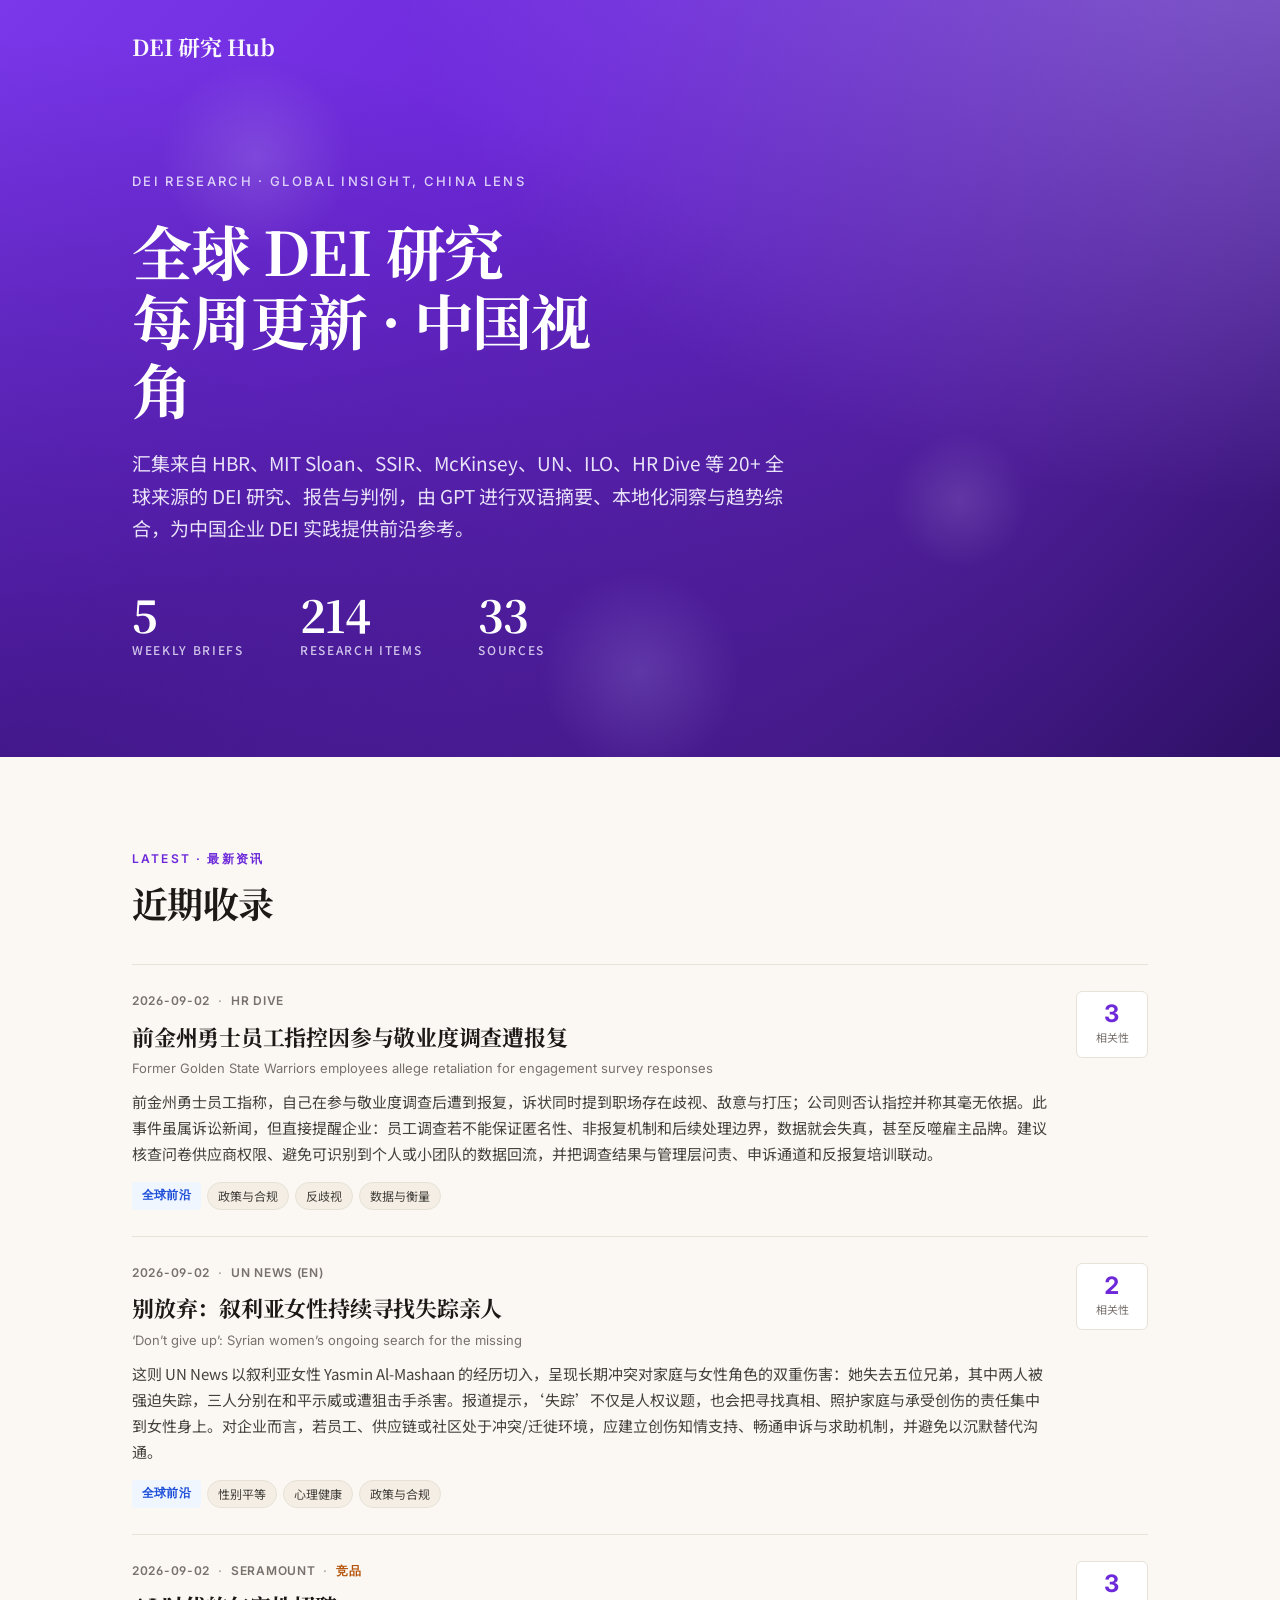
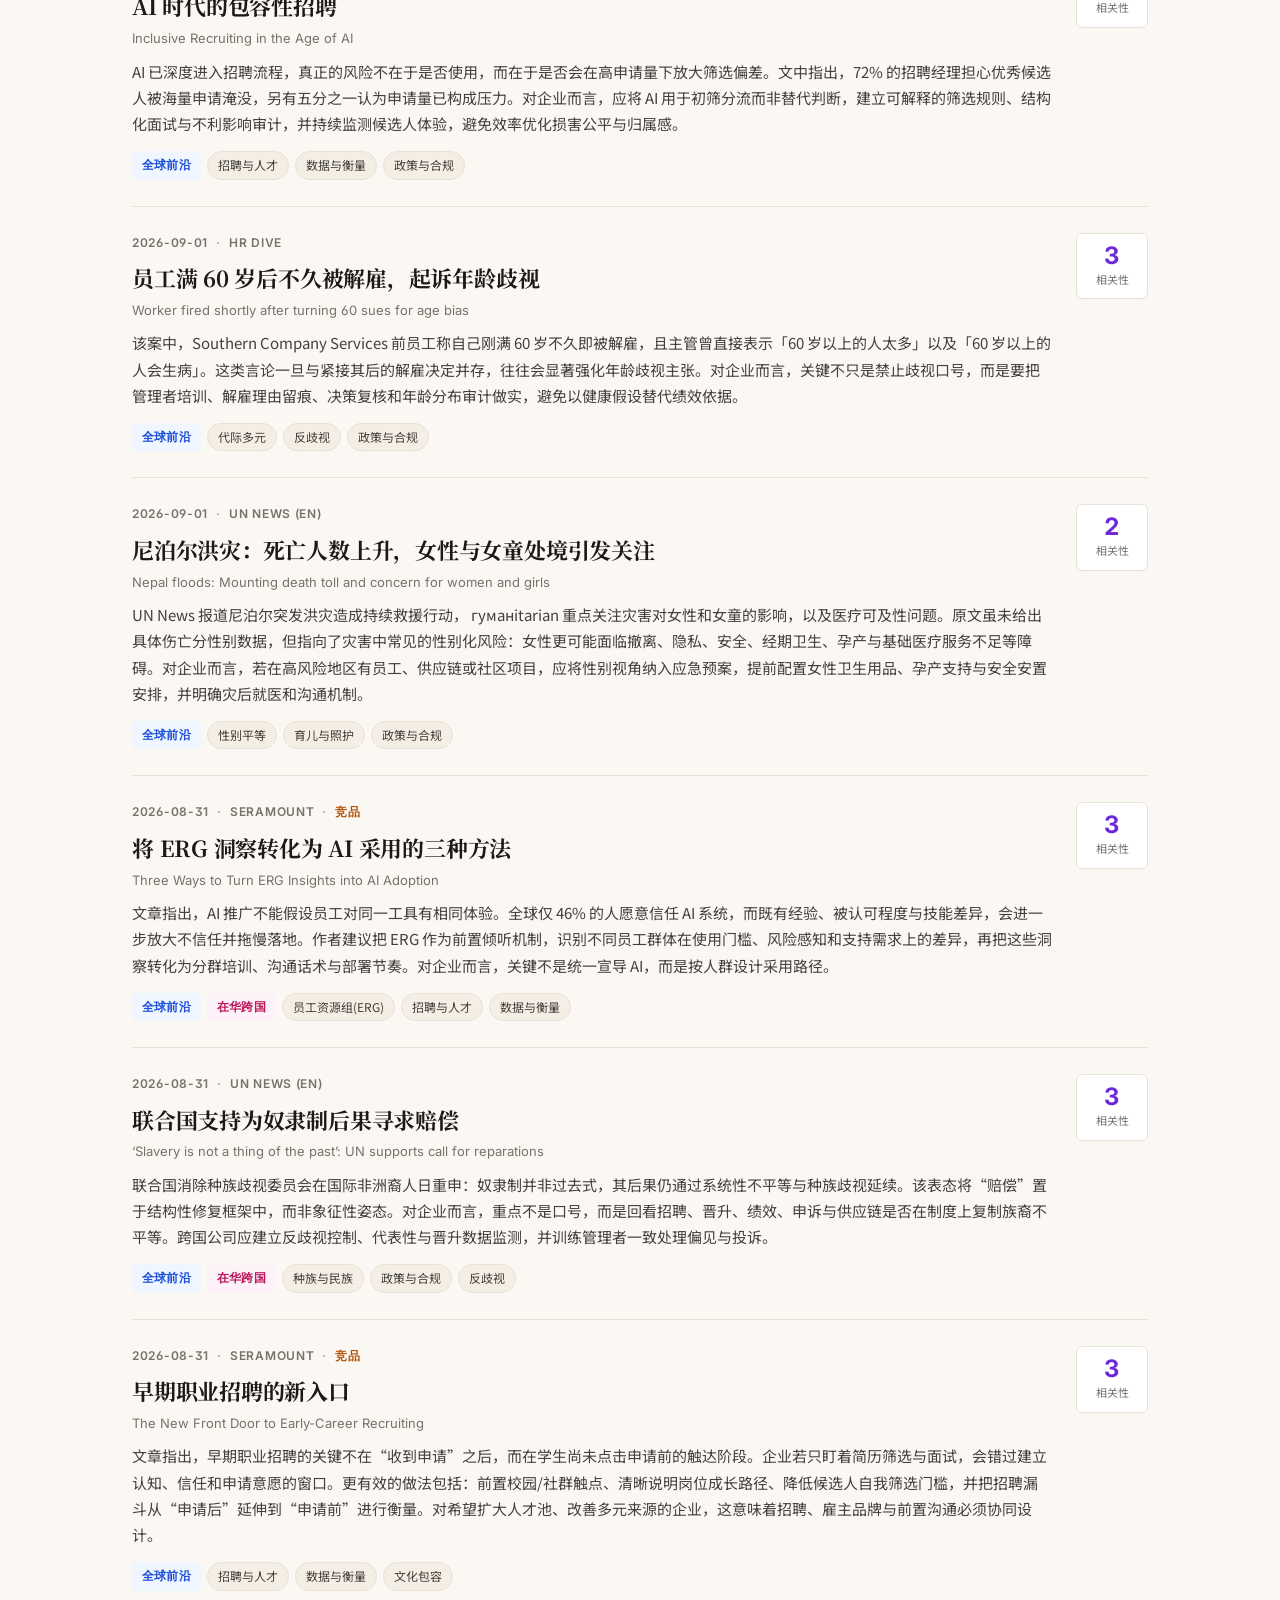
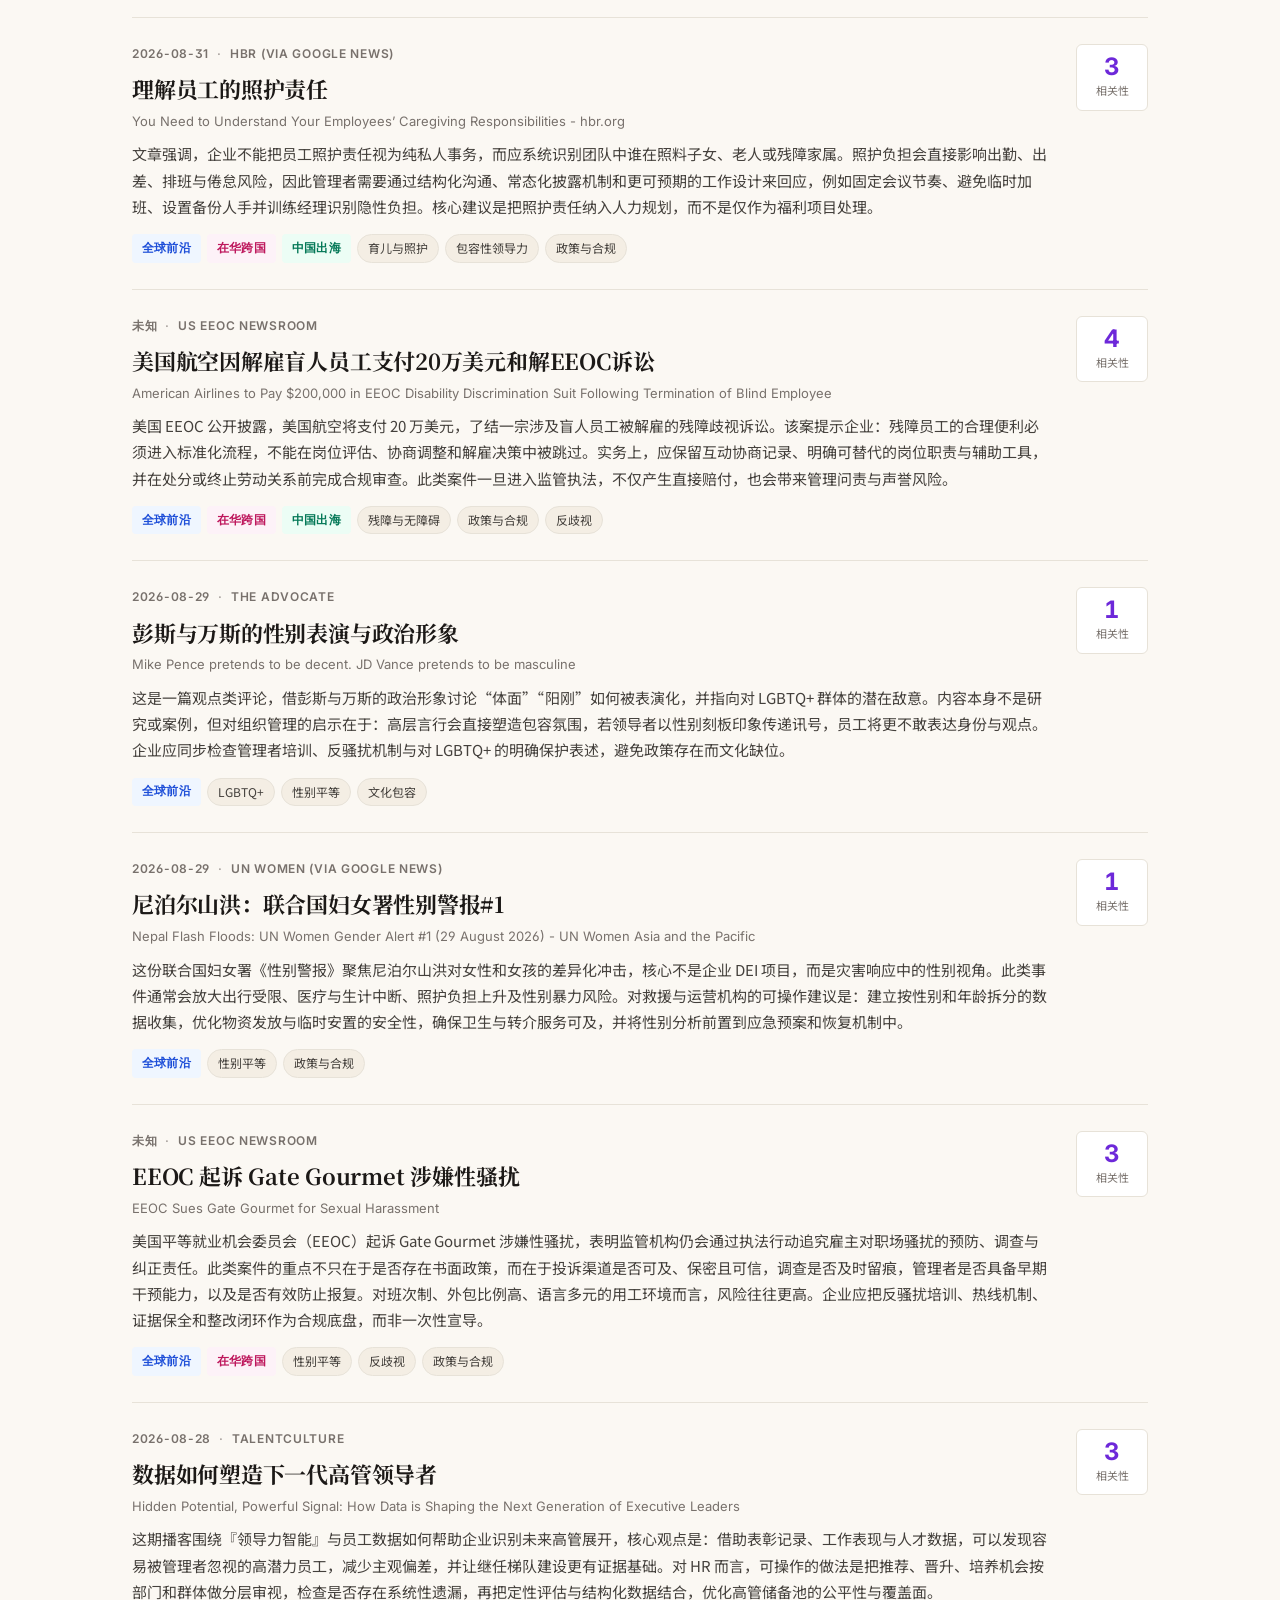
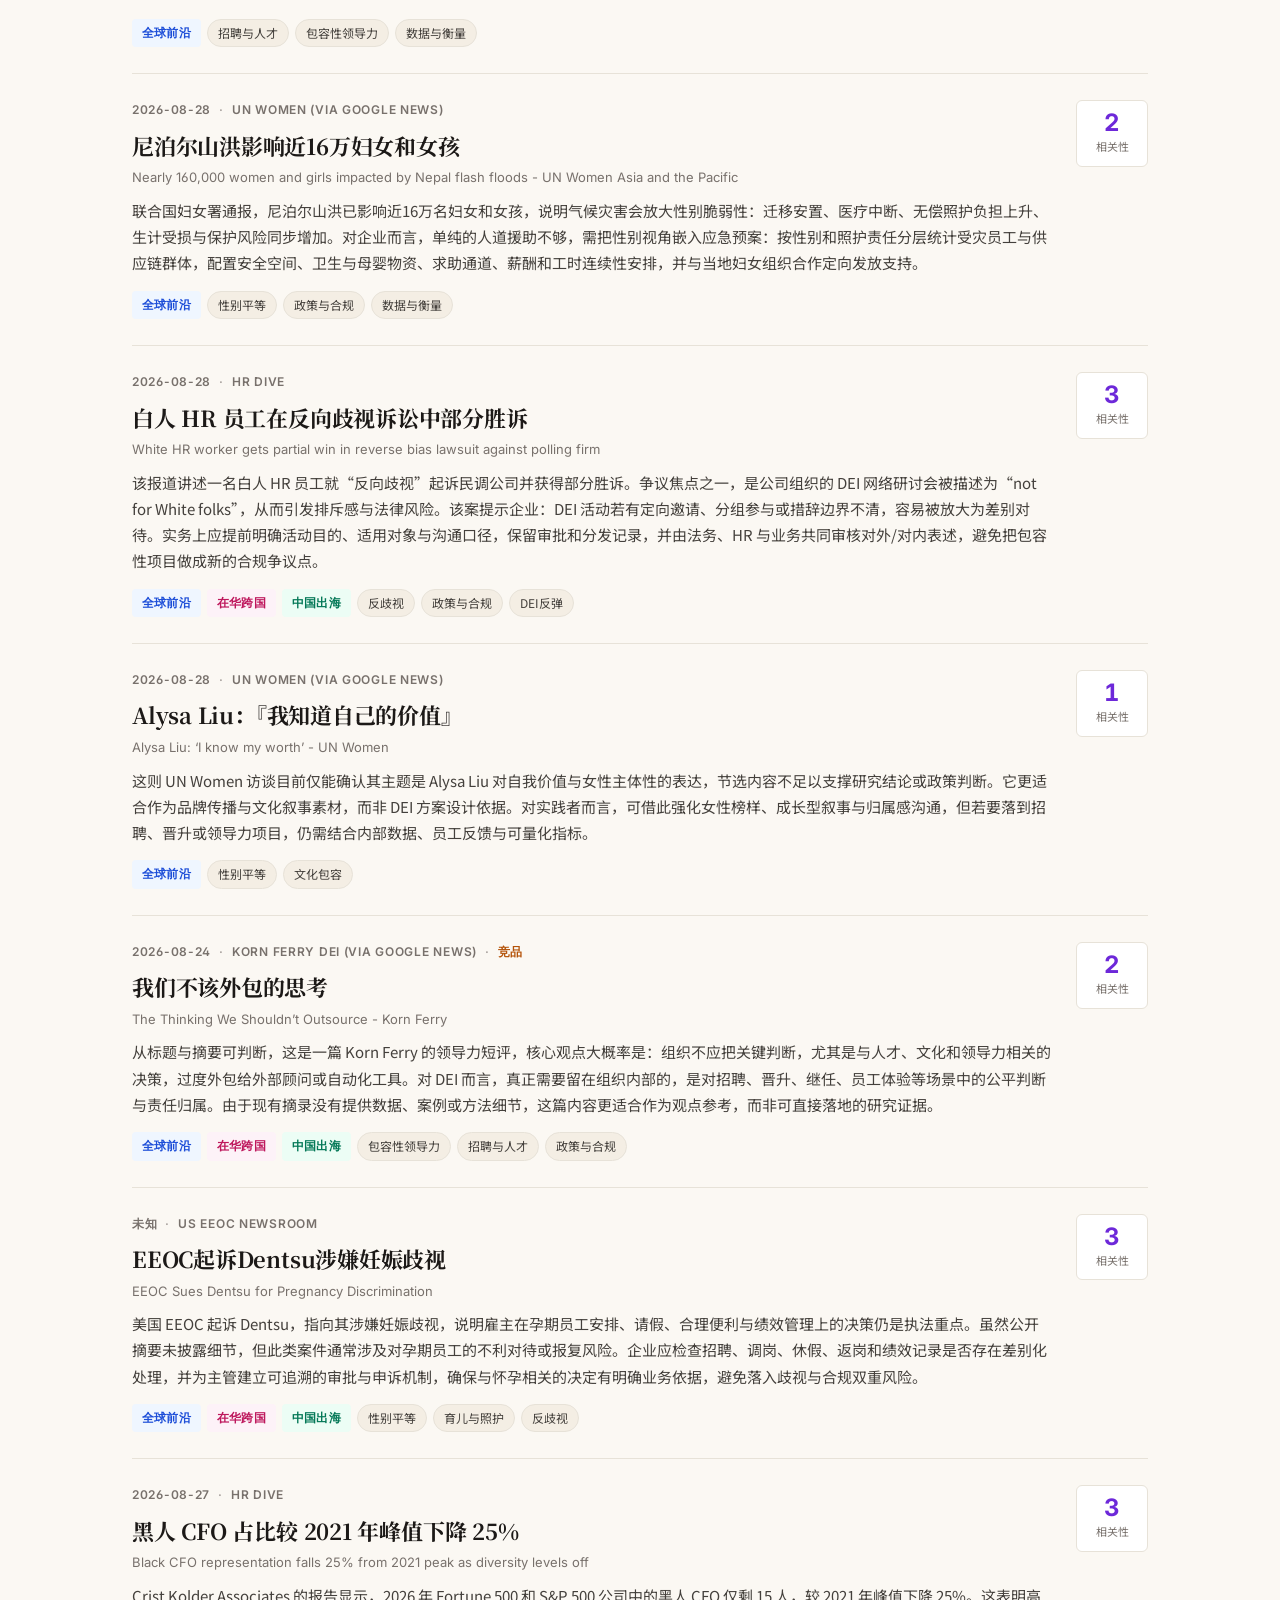
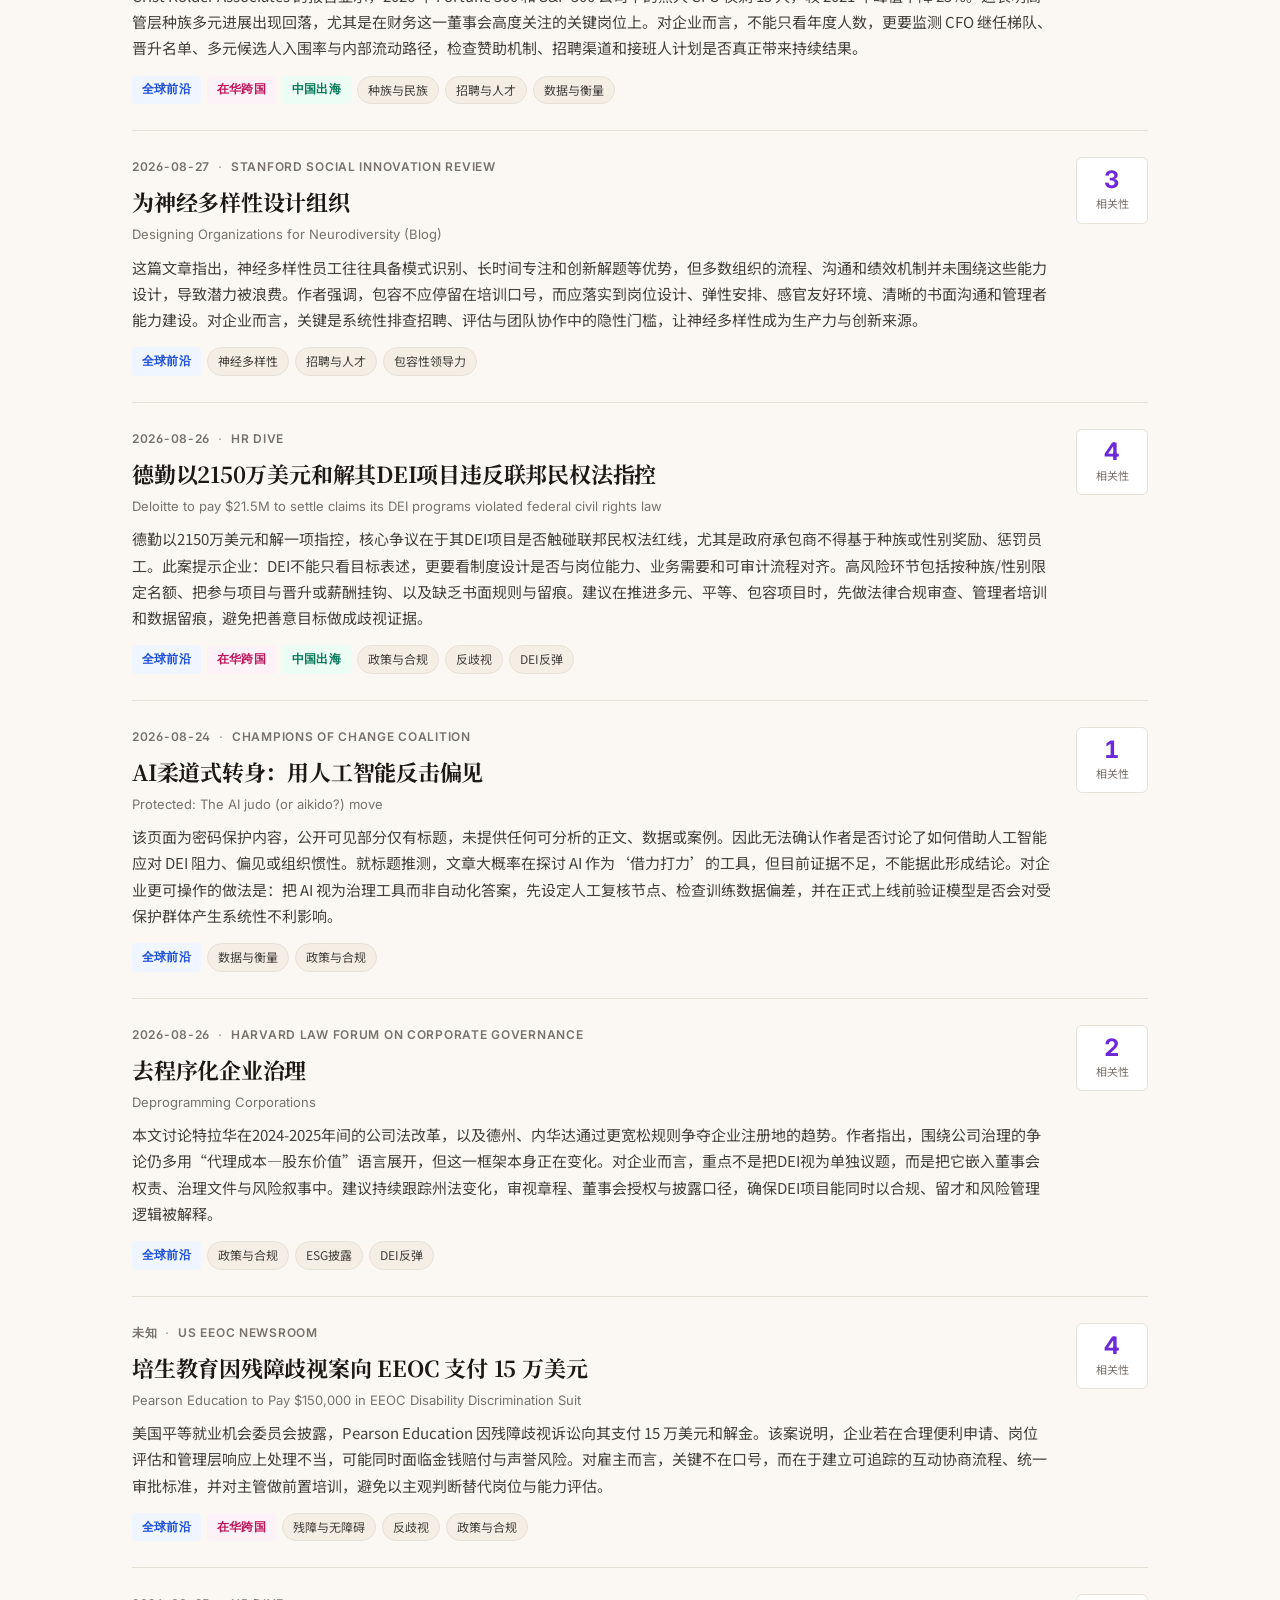
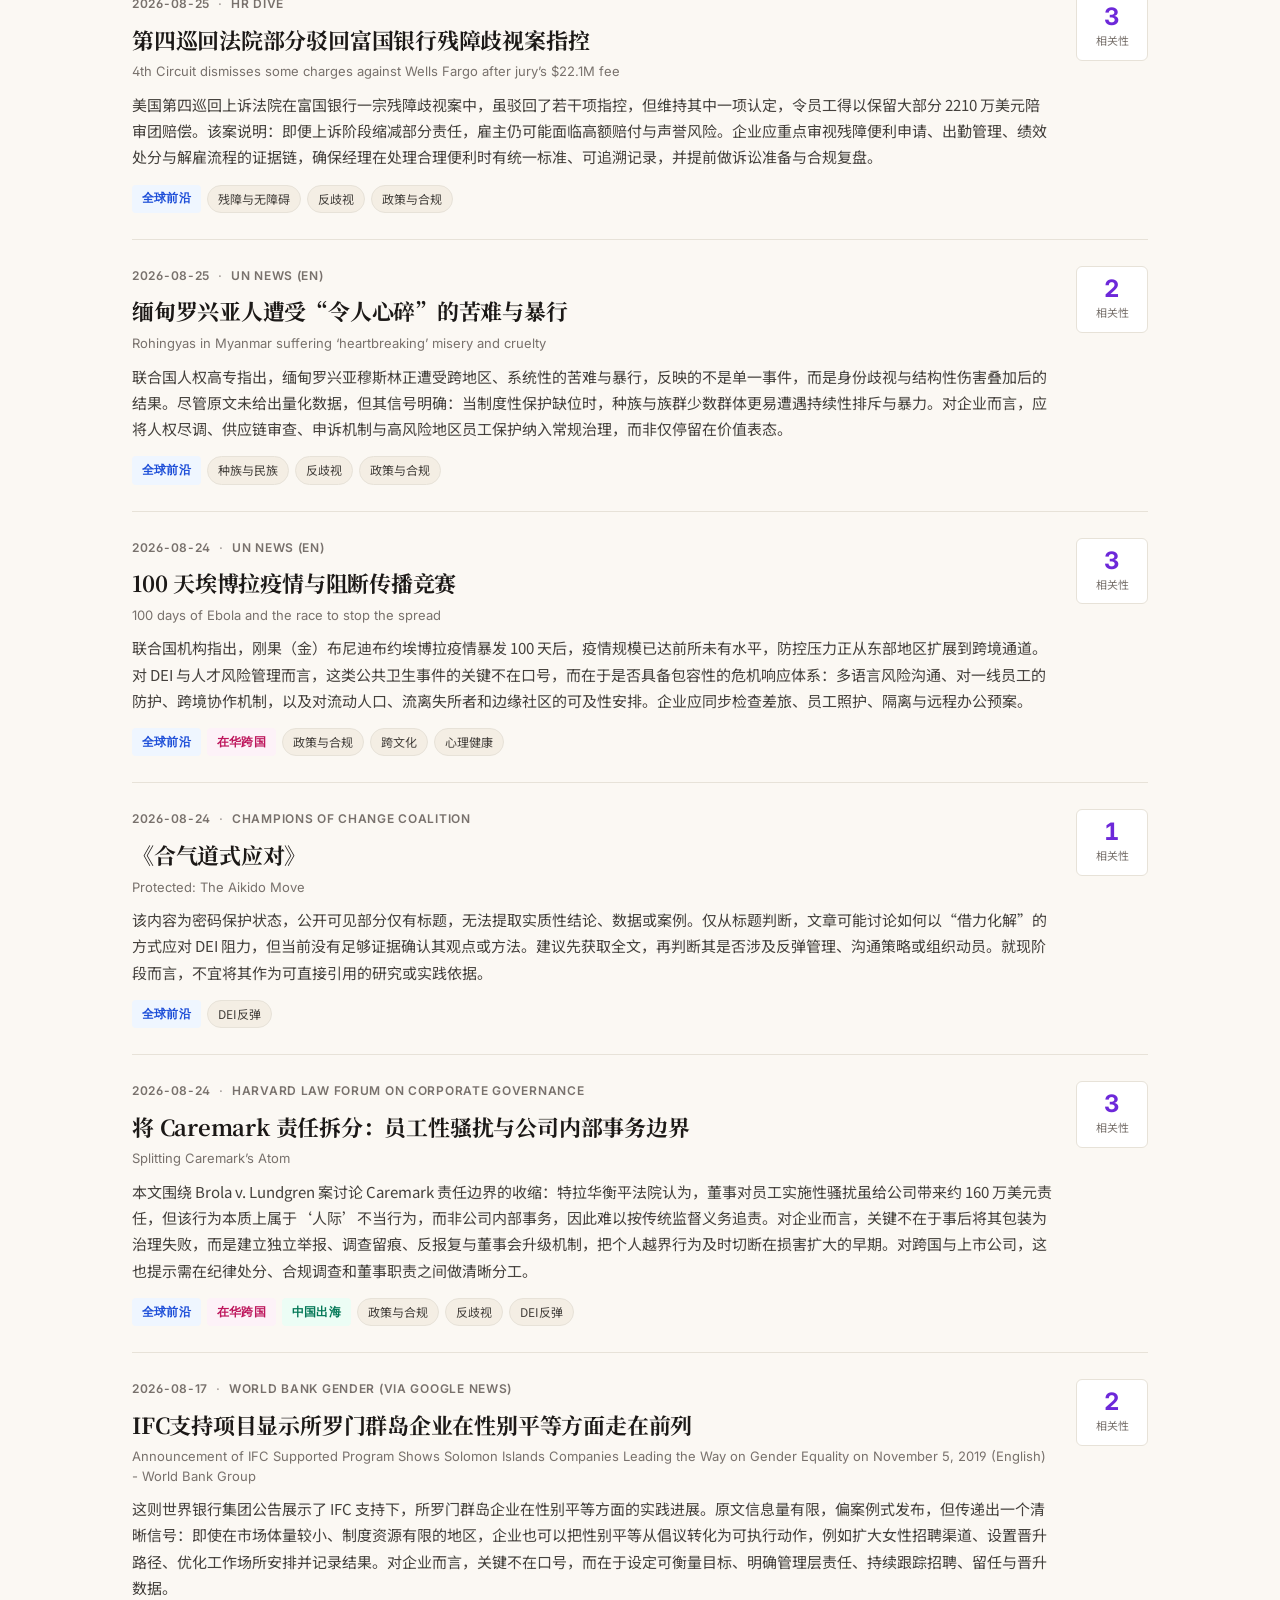
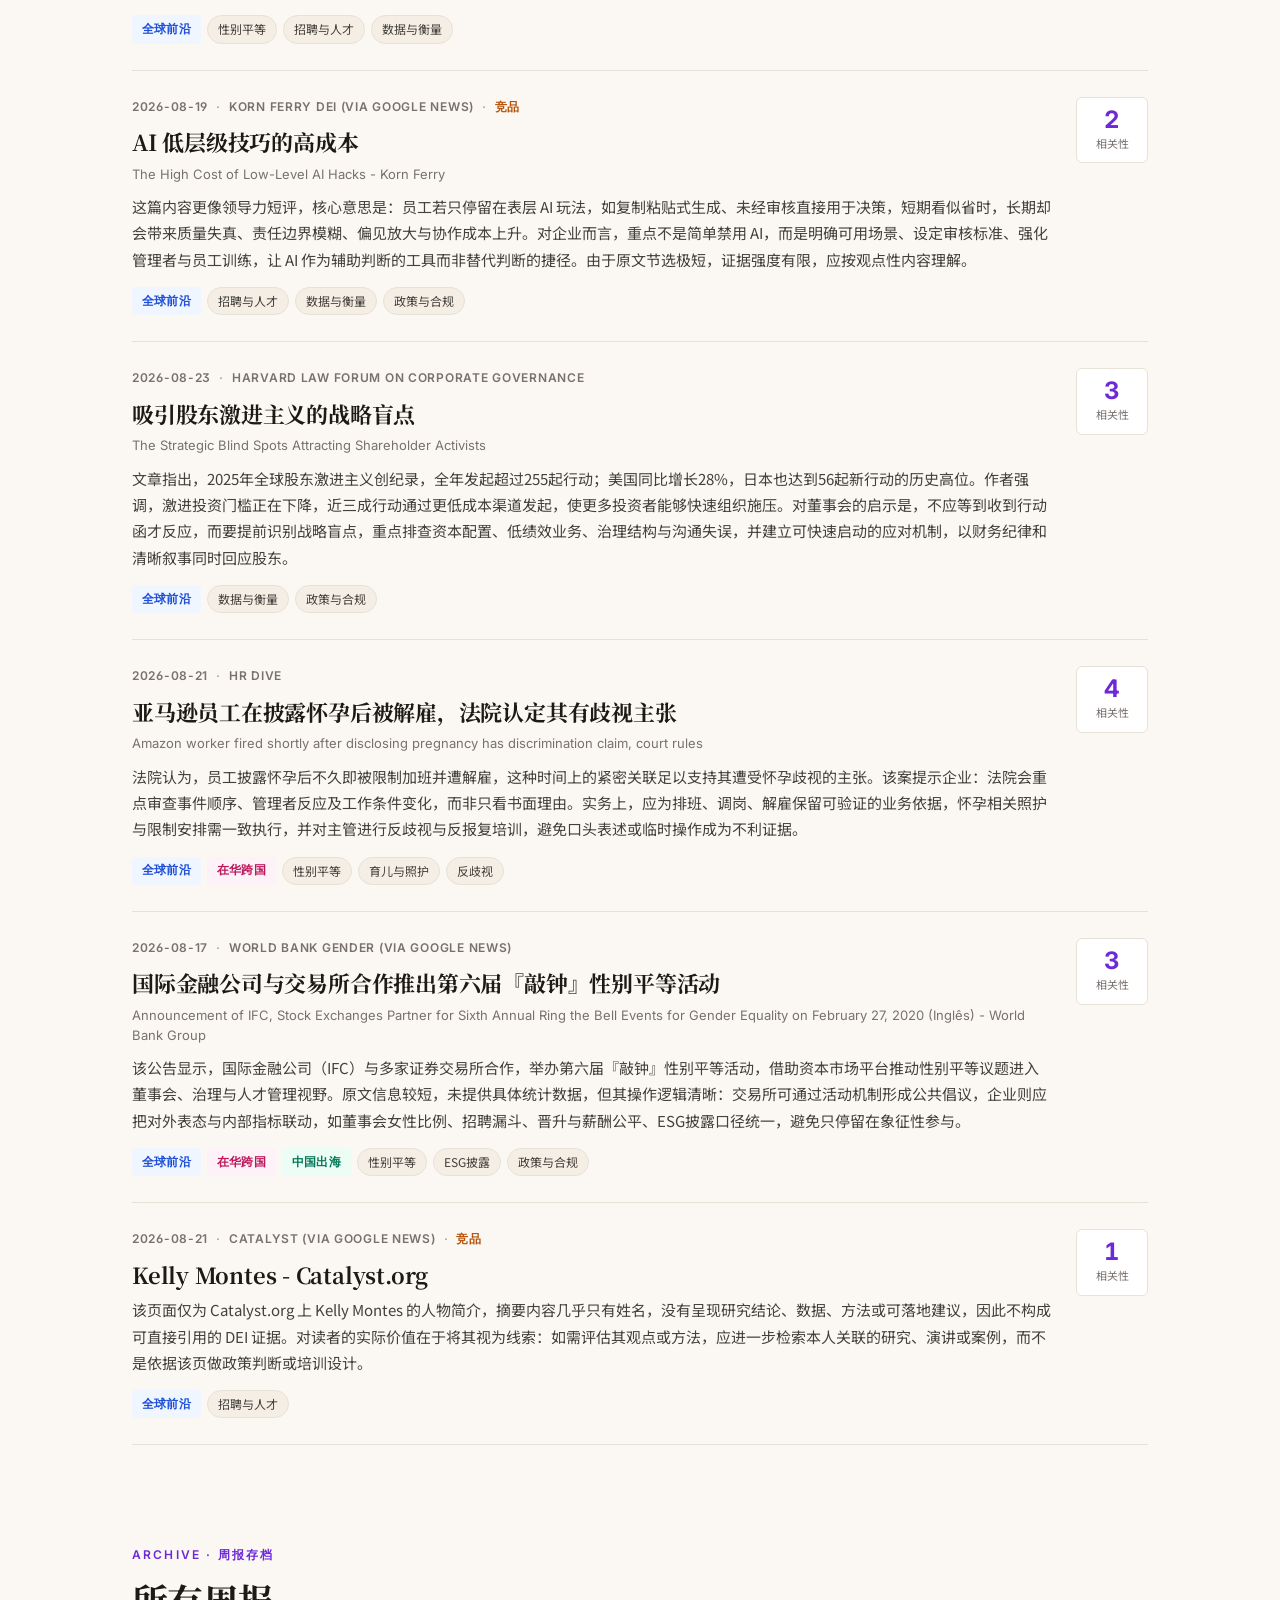
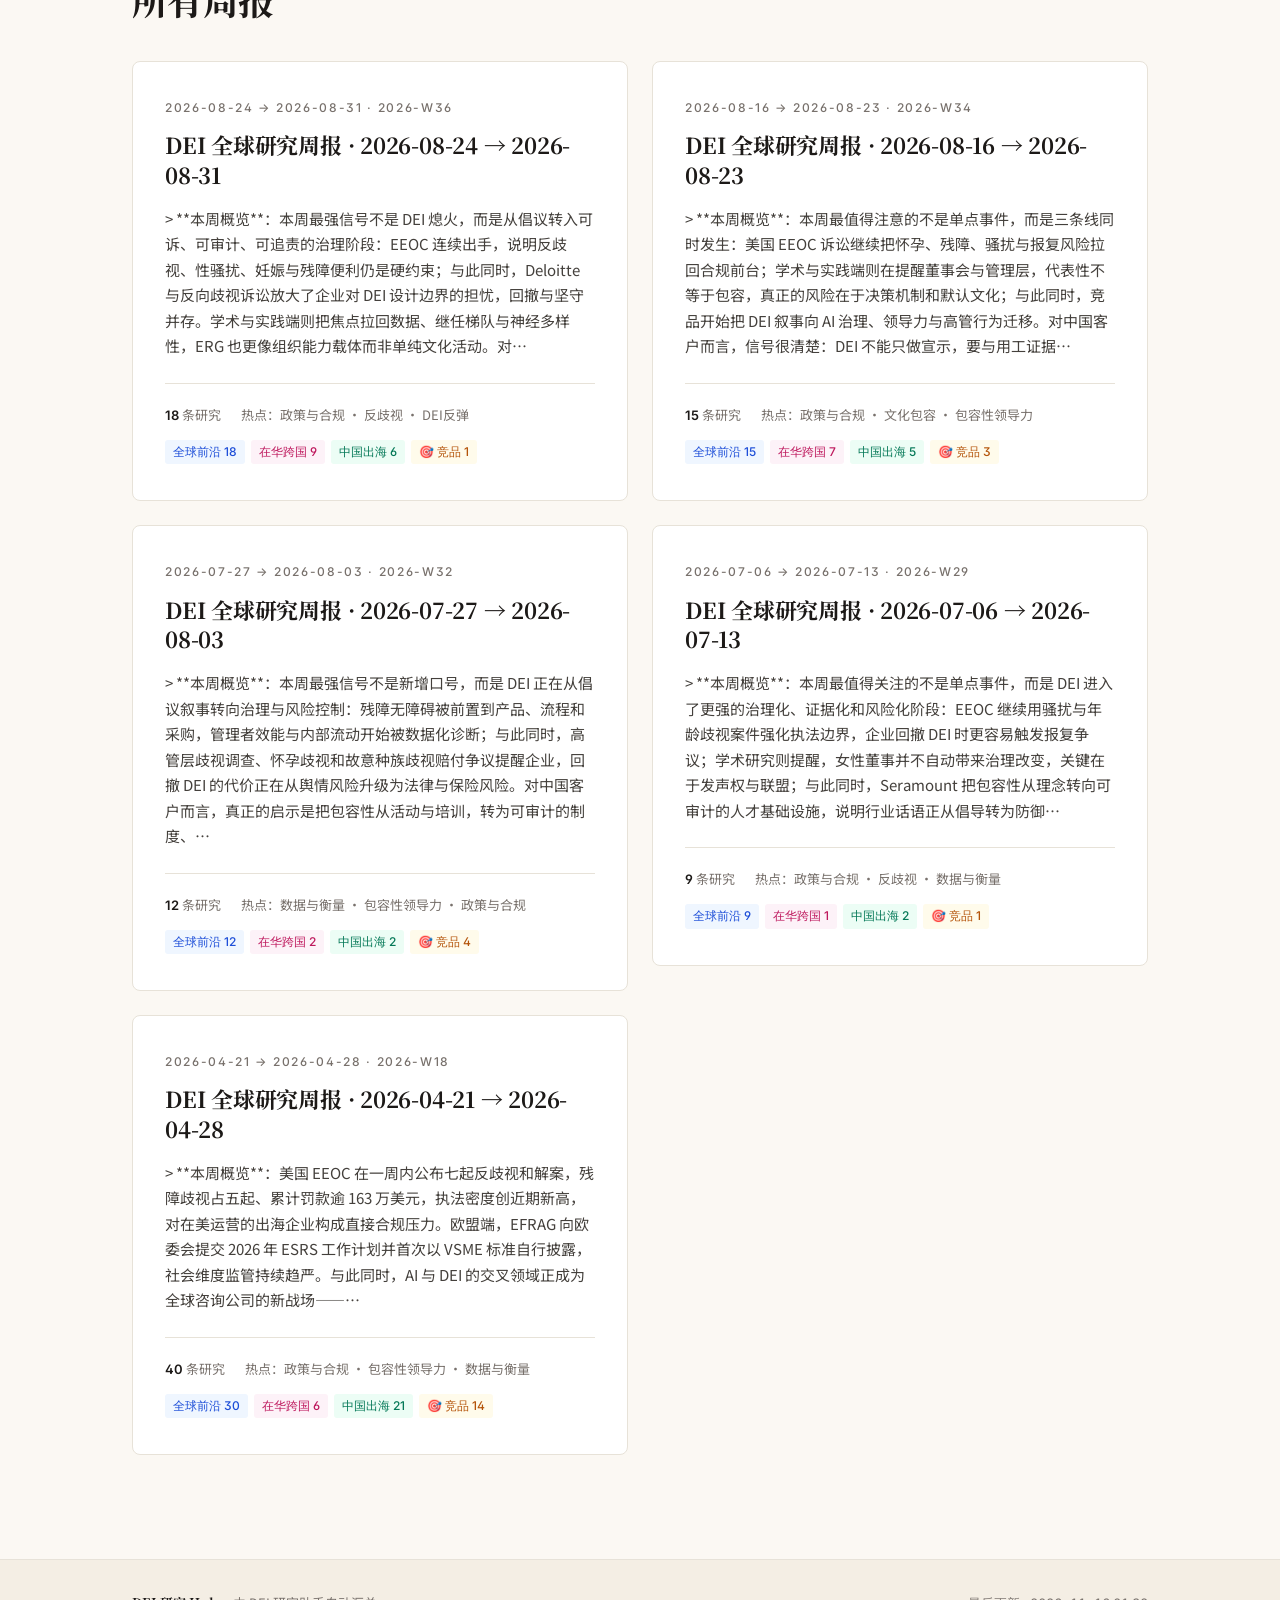
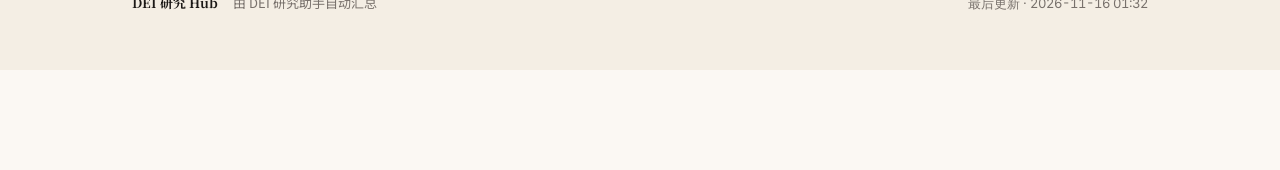
<file: reports/site/index.html>
<!DOCTYPE html>
<html lang="zh-CN">
<head>
    <meta charset="UTF-8">
    <meta name="viewport" content="width=device-width, initial-scale=1.0">
    <meta name="generator" content="DEI Research Assistant">
    <meta name="description" content="全球 DEI 研究持续追踪 · 面向中国企业的本地化洞察">
    <title>DEI 研究 Hub · 全球 DEI 研究持续追踪</title>

    <link rel="preconnect" href="https://fonts.googleapis.com">
    <link rel="preconnect" href="https://fonts.gstatic.com" crossorigin>
    <link href="https://fonts.googleapis.com/css2?family=Inter:wght@400;500;600;700&family=Noto+Sans+SC:wght@400;500;700&family=Noto+Serif+SC:wght@500;700;900&display=swap" rel="stylesheet">

    <link rel="stylesheet" href="assets/style.css">
</head>
<body>
    
<div class="hero">
    <header class="site-header on-hero">
        <div class="container">
            <div class="row">
                <a class="brand" href="index.html">DEI 研究 Hub</a>
            </div>
        </div>
    </header>

    <div class="hero-inner">
        <div class="container">
            <p class="eyebrow">DEI Research · Global Insight, China Lens</p>
            <h1>全球 DEI 研究<br>每周更新 · 中国视角</h1>
            <p class="lead">
                汇集来自 HBR、MIT Sloan、SSIR、McKinsey、UN、ILO、HR Dive
                等 20+ 全球来源的 DEI 研究、报告与判例，由 GPT
                进行双语摘要、本地化洞察与趋势综合，为中国企业 DEI 实践提供前沿参考。
            </p>
            <div class="stats">
                <div class="stat">
                    <span class="stat-value">5</span>
                    <span class="stat-label">Weekly Briefs</span>
                </div>
                <div class="stat">
                    <span class="stat-value">214</span>
                    <span class="stat-label">Research Items</span>
                </div>
                <div class="stat">
                    <span class="stat-value">33</span>
                    <span class="stat-label">Sources</span>
                </div>
            </div>
        </div>
    </div>
</div>

<section class="section latest-section">
    <div class="container">
        <div class="section-head">
            <p class="section-eyebrow">Latest · 最新资讯</p>
            <h2 class="section-title">近期收录</h2>
        </div>

        
        <div class="latest-list">
        
            <article class="latest-item">
                <div class="latest-main">
                    <div class="latest-meta">
                        <span>2026-09-02</span>
                        <span>HR Dive</span>
                        
                    </div>
                    <h3><a href="https://www.hrdive.com/news/golden-state-warriors-employees-allege-retaliation-for-engagement-surveys/829425/" target="_blank" rel="noopener">前金州勇士员工指控因参与敬业度调查遭报复</a></h3>
                    <p class="latest-original">Former Golden State Warriors employees allege retaliation for engagement survey responses</p>
                    <p class="latest-summary">前金州勇士员工指称，自己在参与敬业度调查后遭到报复，诉状同时提到职场存在歧视、敌意与打压；公司则否认指控并称其毫无依据。此事件虽属诉讼新闻，但直接提醒企业：员工调查若不能保证匿名性、非报复机制和后续处理边界，数据就会失真，甚至反噬雇主品牌。建议核查问卷供应商权限、避免可识别到个人或小团队的数据回流，并把调查结果与管理层问责、申诉通道和反报复培训联动。</p>
                    <div class="latest-tags">
                        
                        <span class="badge pillar pillar-global">全球前沿</span>
                        
                        
                        <span class="tag">政策与合规</span>
                        
                        <span class="tag">反歧视</span>
                        
                        <span class="tag">数据与衡量</span>
                        
                    </div>
                </div>
                <div class="latest-score">
                    <span class="num">3</span>
                    <span>相关性</span>
                </div>
            </article>
        
            <article class="latest-item">
                <div class="latest-main">
                    <div class="latest-meta">
                        <span>2026-09-02</span>
                        <span>UN News (en)</span>
                        
                    </div>
                    <h3><a href="https://news.un.org/feed/view/en/story/2026/09/1168264" target="_blank" rel="noopener">别放弃：叙利亚女性持续寻找失踪亲人</a></h3>
                    <p class="latest-original">‘Don’t give up’: Syrian women’s ongoing search for the missing</p>
                    <p class="latest-summary">这则 UN News 以叙利亚女性 Yasmin Al-Mashaan 的经历切入，呈现长期冲突对家庭与女性角色的双重伤害：她失去五位兄弟，其中两人被强迫失踪，三人分别在和平示威或遭狙击手杀害。报道提示，‘失踪’不仅是人权议题，也会把寻找真相、照护家庭与承受创伤的责任集中到女性身上。对企业而言，若员工、供应链或社区处于冲突/迁徙环境，应建立创伤知情支持、畅通申诉与求助机制，并避免以沉默替代沟通。</p>
                    <div class="latest-tags">
                        
                        <span class="badge pillar pillar-global">全球前沿</span>
                        
                        
                        <span class="tag">性别平等</span>
                        
                        <span class="tag">心理健康</span>
                        
                        <span class="tag">政策与合规</span>
                        
                    </div>
                </div>
                <div class="latest-score">
                    <span class="num">2</span>
                    <span>相关性</span>
                </div>
            </article>
        
            <article class="latest-item">
                <div class="latest-main">
                    <div class="latest-meta">
                        <span>2026-09-02</span>
                        <span>Seramount</span>
                        <span class="latest-comp">竞品</span>
                    </div>
                    <h3><a href="https://seramount.com/articles/inclusive-recruiting-in-the-age-of-ai/" target="_blank" rel="noopener">AI 时代的包容性招聘</a></h3>
                    <p class="latest-original">Inclusive Recruiting in the Age of AI</p>
                    <p class="latest-summary">AI 已深度进入招聘流程，真正的风险不在于是否使用，而在于是否会在高申请量下放大筛选偏差。文中指出，72% 的招聘经理担心优秀候选人被海量申请淹没，另有五分之一认为申请量已构成压力。对企业而言，应将 AI 用于初筛分流而非替代判断，建立可解释的筛选规则、结构化面试与不利影响审计，并持续监测候选人体验，避免效率优化损害公平与归属感。</p>
                    <div class="latest-tags">
                        
                        <span class="badge pillar pillar-global">全球前沿</span>
                        
                        
                        <span class="tag">招聘与人才</span>
                        
                        <span class="tag">数据与衡量</span>
                        
                        <span class="tag">政策与合规</span>
                        
                    </div>
                </div>
                <div class="latest-score">
                    <span class="num">3</span>
                    <span>相关性</span>
                </div>
            </article>
        
            <article class="latest-item">
                <div class="latest-main">
                    <div class="latest-meta">
                        <span>2026-09-01</span>
                        <span>HR Dive</span>
                        
                    </div>
                    <h3><a href="https://www.hrdive.com/news/worker-fired-shortly-after-turning-60-sues-for-age-bias/829332/" target="_blank" rel="noopener">员工满 60 岁后不久被解雇，起诉年龄歧视</a></h3>
                    <p class="latest-original">Worker fired shortly after turning 60 sues for age bias</p>
                    <p class="latest-summary">该案中，Southern Company Services 前员工称自己刚满 60 岁不久即被解雇，且主管曾直接表示「60 岁以上的人太多」以及「60 岁以上的人会生病」。这类言论一旦与紧接其后的解雇决定并存，往往会显著强化年龄歧视主张。对企业而言，关键不只是禁止歧视口号，而是要把管理者培训、解雇理由留痕、决策复核和年龄分布审计做实，避免以健康假设替代绩效依据。</p>
                    <div class="latest-tags">
                        
                        <span class="badge pillar pillar-global">全球前沿</span>
                        
                        
                        <span class="tag">代际多元</span>
                        
                        <span class="tag">反歧视</span>
                        
                        <span class="tag">政策与合规</span>
                        
                    </div>
                </div>
                <div class="latest-score">
                    <span class="num">3</span>
                    <span>相关性</span>
                </div>
            </article>
        
            <article class="latest-item">
                <div class="latest-main">
                    <div class="latest-meta">
                        <span>2026-09-01</span>
                        <span>UN News (en)</span>
                        
                    </div>
                    <h3><a href="https://news.un.org/feed/view/en/story/2026/09/1168234" target="_blank" rel="noopener">尼泊尔洪灾：死亡人数上升，女性与女童处境引发关注</a></h3>
                    <p class="latest-original">Nepal floods: Mounting death toll and concern for women and girls</p>
                    <p class="latest-summary">UN News 报道尼泊尔突发洪灾造成持续救援行动， гуманitarian 重点关注灾害对女性和女童的影响，以及医疗可及性问题。原文虽未给出具体伤亡分性别数据，但指向了灾害中常见的性别化风险：女性更可能面临撤离、隐私、安全、经期卫生、孕产与基础医疗服务不足等障碍。对企业而言，若在高风险地区有员工、供应链或社区项目，应将性别视角纳入应急预案，提前配置女性卫生用品、孕产支持与安全安置安排，并明确灾后就医和沟通机制。</p>
                    <div class="latest-tags">
                        
                        <span class="badge pillar pillar-global">全球前沿</span>
                        
                        
                        <span class="tag">性别平等</span>
                        
                        <span class="tag">育儿与照护</span>
                        
                        <span class="tag">政策与合规</span>
                        
                    </div>
                </div>
                <div class="latest-score">
                    <span class="num">2</span>
                    <span>相关性</span>
                </div>
            </article>
        
            <article class="latest-item">
                <div class="latest-main">
                    <div class="latest-meta">
                        <span>2026-08-31</span>
                        <span>Seramount</span>
                        <span class="latest-comp">竞品</span>
                    </div>
                    <h3><a href="https://seramount.com/articles/three-ways-to-turn-erg-insights-into-ai-adoption/" target="_blank" rel="noopener">将 ERG 洞察转化为 AI 采用的三种方法</a></h3>
                    <p class="latest-original">Three Ways to Turn ERG Insights into AI Adoption</p>
                    <p class="latest-summary">文章指出，AI 推广不能假设员工对同一工具有相同体验。全球仅 46% 的人愿意信任 AI 系统，而既有经验、被认可程度与技能差异，会进一步放大不信任并拖慢落地。作者建议把 ERG 作为前置倾听机制，识别不同员工群体在使用门槛、风险感知和支持需求上的差异，再把这些洞察转化为分群培训、沟通话术与部署节奏。对企业而言，关键不是统一宣导 AI，而是按人群设计采用路径。</p>
                    <div class="latest-tags">
                        
                        <span class="badge pillar pillar-global">全球前沿</span>
                        
                        <span class="badge pillar pillar-mnc_china">在华跨国</span>
                        
                        
                        <span class="tag">员工资源组(ERG)</span>
                        
                        <span class="tag">招聘与人才</span>
                        
                        <span class="tag">数据与衡量</span>
                        
                    </div>
                </div>
                <div class="latest-score">
                    <span class="num">3</span>
                    <span>相关性</span>
                </div>
            </article>
        
            <article class="latest-item">
                <div class="latest-main">
                    <div class="latest-meta">
                        <span>2026-08-31</span>
                        <span>UN News (en)</span>
                        
                    </div>
                    <h3><a href="https://news.un.org/feed/view/en/story/2026/08/1168232" target="_blank" rel="noopener">联合国支持为奴隶制后果寻求赔偿</a></h3>
                    <p class="latest-original">‘Slavery is not a thing of the past’: UN supports call for reparations</p>
                    <p class="latest-summary">联合国消除种族歧视委员会在国际非洲裔人日重申：奴隶制并非过去式，其后果仍通过系统性不平等与种族歧视延续。该表态将“赔偿”置于结构性修复框架中，而非象征性姿态。对企业而言，重点不是口号，而是回看招聘、晋升、绩效、申诉与供应链是否在制度上复制族裔不平等。跨国公司应建立反歧视控制、代表性与晋升数据监测，并训练管理者一致处理偏见与投诉。</p>
                    <div class="latest-tags">
                        
                        <span class="badge pillar pillar-global">全球前沿</span>
                        
                        <span class="badge pillar pillar-mnc_china">在华跨国</span>
                        
                        
                        <span class="tag">种族与民族</span>
                        
                        <span class="tag">政策与合规</span>
                        
                        <span class="tag">反歧视</span>
                        
                    </div>
                </div>
                <div class="latest-score">
                    <span class="num">3</span>
                    <span>相关性</span>
                </div>
            </article>
        
            <article class="latest-item">
                <div class="latest-main">
                    <div class="latest-meta">
                        <span>2026-08-31</span>
                        <span>Seramount</span>
                        <span class="latest-comp">竞品</span>
                    </div>
                    <h3><a href="https://seramount.com/articles/the-new-front-door-to-early-career-recruiting/" target="_blank" rel="noopener">早期职业招聘的新入口</a></h3>
                    <p class="latest-original">The New Front Door to Early-Career Recruiting</p>
                    <p class="latest-summary">文章指出，早期职业招聘的关键不在“收到申请”之后，而在学生尚未点击申请前的触达阶段。企业若只盯着简历筛选与面试，会错过建立认知、信任和申请意愿的窗口。更有效的做法包括：前置校园/社群触点、清晰说明岗位成长路径、降低候选人自我筛选门槛，并把招聘漏斗从“申请后”延伸到“申请前”进行衡量。对希望扩大人才池、改善多元来源的企业，这意味着招聘、雇主品牌与前置沟通必须协同设计。</p>
                    <div class="latest-tags">
                        
                        <span class="badge pillar pillar-global">全球前沿</span>
                        
                        
                        <span class="tag">招聘与人才</span>
                        
                        <span class="tag">数据与衡量</span>
                        
                        <span class="tag">文化包容</span>
                        
                    </div>
                </div>
                <div class="latest-score">
                    <span class="num">3</span>
                    <span>相关性</span>
                </div>
            </article>
        
            <article class="latest-item">
                <div class="latest-main">
                    <div class="latest-meta">
                        <span>2026-08-31</span>
                        <span>HBR (via Google News)</span>
                        
                    </div>
                    <h3><a href="https://hbr.org/2026/08/you-need-to-understand-your-employees-caregiving-responsibilities" target="_blank" rel="noopener">理解员工的照护责任</a></h3>
                    <p class="latest-original">You Need to Understand Your Employees’ Caregiving Responsibilities - hbr.org</p>
                    <p class="latest-summary">文章强调，企业不能把员工照护责任视为纯私人事务，而应系统识别团队中谁在照料子女、老人或残障家属。照护负担会直接影响出勤、出差、排班与倦怠风险，因此管理者需要通过结构化沟通、常态化披露机制和更可预期的工作设计来回应，例如固定会议节奏、避免临时加班、设置备份人手并训练经理识别隐性负担。核心建议是把照护责任纳入人力规划，而不是仅作为福利项目处理。</p>
                    <div class="latest-tags">
                        
                        <span class="badge pillar pillar-global">全球前沿</span>
                        
                        <span class="badge pillar pillar-mnc_china">在华跨国</span>
                        
                        <span class="badge pillar pillar-china_going_global">中国出海</span>
                        
                        
                        <span class="tag">育儿与照护</span>
                        
                        <span class="tag">包容性领导力</span>
                        
                        <span class="tag">政策与合规</span>
                        
                    </div>
                </div>
                <div class="latest-score">
                    <span class="num">3</span>
                    <span>相关性</span>
                </div>
            </article>
        
            <article class="latest-item">
                <div class="latest-main">
                    <div class="latest-meta">
                        <span>未知</span>
                        <span>US EEOC Newsroom</span>
                        
                    </div>
                    <h3><a href="https://www.eeoc.gov/newsroom/american-airlines-pay-200000-eeoc-disability-discrimination-suit-following-termination" target="_blank" rel="noopener">美国航空因解雇盲人员工支付20万美元和解EEOC诉讼</a></h3>
                    <p class="latest-original">American Airlines to Pay $200,000 in EEOC Disability Discrimination Suit Following Termination of Blind Employee</p>
                    <p class="latest-summary">美国 EEOC 公开披露，美国航空将支付 20 万美元，了结一宗涉及盲人员工被解雇的残障歧视诉讼。该案提示企业：残障员工的合理便利必须进入标准化流程，不能在岗位评估、协商调整和解雇决策中被跳过。实务上，应保留互动协商记录、明确可替代的岗位职责与辅助工具，并在处分或终止劳动关系前完成合规审查。此类案件一旦进入监管执法，不仅产生直接赔付，也会带来管理问责与声誉风险。</p>
                    <div class="latest-tags">
                        
                        <span class="badge pillar pillar-global">全球前沿</span>
                        
                        <span class="badge pillar pillar-mnc_china">在华跨国</span>
                        
                        <span class="badge pillar pillar-china_going_global">中国出海</span>
                        
                        
                        <span class="tag">残障与无障碍</span>
                        
                        <span class="tag">政策与合规</span>
                        
                        <span class="tag">反歧视</span>
                        
                    </div>
                </div>
                <div class="latest-score">
                    <span class="num">4</span>
                    <span>相关性</span>
                </div>
            </article>
        
            <article class="latest-item">
                <div class="latest-main">
                    <div class="latest-meta">
                        <span>2026-08-29</span>
                        <span>The Advocate</span>
                        
                    </div>
                    <h3><a href="https://www.advocate.com/opinion/mike-pence-jd-vance-beards" target="_blank" rel="noopener">彭斯与万斯的性别表演与政治形象</a></h3>
                    <p class="latest-original">Mike Pence pretends to be decent. JD Vance pretends to be masculine</p>
                    <p class="latest-summary">这是一篇观点类评论，借彭斯与万斯的政治形象讨论“体面”“阳刚”如何被表演化，并指向对 LGBTQ+ 群体的潜在敌意。内容本身不是研究或案例，但对组织管理的启示在于：高层言行会直接塑造包容氛围，若领导者以性别刻板印象传递讯号，员工将更不敢表达身份与观点。企业应同步检查管理者培训、反骚扰机制与对 LGBTQ+ 的明确保护表述，避免政策存在而文化缺位。</p>
                    <div class="latest-tags">
                        
                        <span class="badge pillar pillar-global">全球前沿</span>
                        
                        
                        <span class="tag">LGBTQ+</span>
                        
                        <span class="tag">性别平等</span>
                        
                        <span class="tag">文化包容</span>
                        
                    </div>
                </div>
                <div class="latest-score">
                    <span class="num">1</span>
                    <span>相关性</span>
                </div>
            </article>
        
            <article class="latest-item">
                <div class="latest-main">
                    <div class="latest-meta">
                        <span>2026-08-29</span>
                        <span>UN Women (via Google News)</span>
                        
                    </div>
                    <h3><a href="https://asiapacific.unwomen.org/en/digital-library/publications/2026/08/nepal-flash-floods-un-women-gender-alert-1" target="_blank" rel="noopener">尼泊尔山洪：联合国妇女署性别警报#1</a></h3>
                    <p class="latest-original">Nepal Flash Floods: UN Women Gender Alert #1 (29 August 2026) - UN Women Asia and the Pacific</p>
                    <p class="latest-summary">这份联合国妇女署《性别警报》聚焦尼泊尔山洪对女性和女孩的差异化冲击，核心不是企业 DEI 项目，而是灾害响应中的性别视角。此类事件通常会放大出行受限、医疗与生计中断、照护负担上升及性别暴力风险。对救援与运营机构的可操作建议是：建立按性别和年龄拆分的数据收集，优化物资发放与临时安置的安全性，确保卫生与转介服务可及，并将性别分析前置到应急预案和恢复机制中。</p>
                    <div class="latest-tags">
                        
                        <span class="badge pillar pillar-global">全球前沿</span>
                        
                        
                        <span class="tag">性别平等</span>
                        
                        <span class="tag">政策与合规</span>
                        
                    </div>
                </div>
                <div class="latest-score">
                    <span class="num">1</span>
                    <span>相关性</span>
                </div>
            </article>
        
            <article class="latest-item">
                <div class="latest-main">
                    <div class="latest-meta">
                        <span>未知</span>
                        <span>US EEOC Newsroom</span>
                        
                    </div>
                    <h3><a href="https://www.eeoc.gov/newsroom/eeoc-sues-gate-gourmet-sexual-harassment" target="_blank" rel="noopener">EEOC 起诉 Gate Gourmet 涉嫌性骚扰</a></h3>
                    <p class="latest-original">EEOC Sues Gate Gourmet for Sexual Harassment</p>
                    <p class="latest-summary">美国平等就业机会委员会（EEOC）起诉 Gate Gourmet 涉嫌性骚扰，表明监管机构仍会通过执法行动追究雇主对职场骚扰的预防、调查与纠正责任。此类案件的重点不只在于是否存在书面政策，而在于投诉渠道是否可及、保密且可信，调查是否及时留痕，管理者是否具备早期干预能力，以及是否有效防止报复。对班次制、外包比例高、语言多元的用工环境而言，风险往往更高。企业应把反骚扰培训、热线机制、证据保全和整改闭环作为合规底盘，而非一次性宣导。</p>
                    <div class="latest-tags">
                        
                        <span class="badge pillar pillar-global">全球前沿</span>
                        
                        <span class="badge pillar pillar-mnc_china">在华跨国</span>
                        
                        
                        <span class="tag">性别平等</span>
                        
                        <span class="tag">反歧视</span>
                        
                        <span class="tag">政策与合规</span>
                        
                    </div>
                </div>
                <div class="latest-score">
                    <span class="num">3</span>
                    <span>相关性</span>
                </div>
            </article>
        
            <article class="latest-item">
                <div class="latest-main">
                    <div class="latest-meta">
                        <span>2026-08-28</span>
                        <span>TalentCulture</span>
                        
                    </div>
                    <h3><a href="https://talentculture.com/podcast/hidden-potential-powerful-signal-how-data-is-shaping-the-next-generation-of-executive-leaders/?utm_source=rss&amp;utm_medium=rss&amp;utm_campaign=hidden-potential-powerful-signal-how-data-is-shaping-the-next-generation-of-executive-leaders" target="_blank" rel="noopener">数据如何塑造下一代高管领导者</a></h3>
                    <p class="latest-original">Hidden Potential, Powerful Signal: How Data is Shaping the Next Generation of Executive Leaders</p>
                    <p class="latest-summary">这期播客围绕『领导力智能』与员工数据如何帮助企业识别未来高管展开，核心观点是：借助表彰记录、工作表现与人才数据，可以发现容易被管理者忽视的高潜力员工，减少主观偏差，并让继任梯队建设更有证据基础。对 HR 而言，可操作的做法是把推荐、晋升、培养机会按部门和群体做分层审视，检查是否存在系统性遗漏，再把定性评估与结构化数据结合，优化高管储备池的公平性与覆盖面。</p>
                    <div class="latest-tags">
                        
                        <span class="badge pillar pillar-global">全球前沿</span>
                        
                        
                        <span class="tag">招聘与人才</span>
                        
                        <span class="tag">包容性领导力</span>
                        
                        <span class="tag">数据与衡量</span>
                        
                    </div>
                </div>
                <div class="latest-score">
                    <span class="num">3</span>
                    <span>相关性</span>
                </div>
            </article>
        
            <article class="latest-item">
                <div class="latest-main">
                    <div class="latest-meta">
                        <span>2026-08-28</span>
                        <span>UN Women (via Google News)</span>
                        
                    </div>
                    <h3><a href="https://asiapacific.unwomen.org/en/stories/press-release/2026/08/nearly-160000-women-and-girls-impacted-by-nepal-flash-floods" target="_blank" rel="noopener">尼泊尔山洪影响近16万妇女和女孩</a></h3>
                    <p class="latest-original">Nearly 160,000 women and girls impacted by Nepal flash floods - UN Women Asia and the Pacific</p>
                    <p class="latest-summary">联合国妇女署通报，尼泊尔山洪已影响近16万名妇女和女孩，说明气候灾害会放大性别脆弱性：迁移安置、医疗中断、无偿照护负担上升、生计受损与保护风险同步增加。对企业而言，单纯的人道援助不够，需把性别视角嵌入应急预案：按性别和照护责任分层统计受灾员工与供应链群体，配置安全空间、卫生与母婴物资、求助通道、薪酬和工时连续性安排，并与当地妇女组织合作定向发放支持。</p>
                    <div class="latest-tags">
                        
                        <span class="badge pillar pillar-global">全球前沿</span>
                        
                        
                        <span class="tag">性别平等</span>
                        
                        <span class="tag">政策与合规</span>
                        
                        <span class="tag">数据与衡量</span>
                        
                    </div>
                </div>
                <div class="latest-score">
                    <span class="num">2</span>
                    <span>相关性</span>
                </div>
            </article>
        
            <article class="latest-item">
                <div class="latest-main">
                    <div class="latest-meta">
                        <span>2026-08-28</span>
                        <span>HR Dive</span>
                        
                    </div>
                    <h3><a href="https://www.hrdive.com/news/white-hr-worker-gets-partial-win-in-reverse-bias-lawsuit-polling-firm/829078/" target="_blank" rel="noopener">白人 HR 员工在反向歧视诉讼中部分胜诉</a></h3>
                    <p class="latest-original">White HR worker gets partial win in reverse bias lawsuit against polling firm</p>
                    <p class="latest-summary">该报道讲述一名白人 HR 员工就“反向歧视”起诉民调公司并获得部分胜诉。争议焦点之一，是公司组织的 DEI 网络研讨会被描述为“not for White folks”，从而引发排斥感与法律风险。该案提示企业：DEI 活动若有定向邀请、分组参与或措辞边界不清，容易被放大为差别对待。实务上应提前明确活动目的、适用对象与沟通口径，保留审批和分发记录，并由法务、HR 与业务共同审核对外/对内表述，避免把包容性项目做成新的合规争议点。</p>
                    <div class="latest-tags">
                        
                        <span class="badge pillar pillar-global">全球前沿</span>
                        
                        <span class="badge pillar pillar-mnc_china">在华跨国</span>
                        
                        <span class="badge pillar pillar-china_going_global">中国出海</span>
                        
                        
                        <span class="tag">反歧视</span>
                        
                        <span class="tag">政策与合规</span>
                        
                        <span class="tag">DEI反弹</span>
                        
                    </div>
                </div>
                <div class="latest-score">
                    <span class="num">3</span>
                    <span>相关性</span>
                </div>
            </article>
        
            <article class="latest-item">
                <div class="latest-main">
                    <div class="latest-meta">
                        <span>2026-08-28</span>
                        <span>UN Women (via Google News)</span>
                        
                    </div>
                    <h3><a href="https://www.unwomen.org/en/news-stories/interview/2026/08/alysa-liu-i-know-my-worth" target="_blank" rel="noopener">Alysa Liu：『我知道自己的价值』</a></h3>
                    <p class="latest-original">Alysa Liu: ‘I know my worth’ - UN Women</p>
                    <p class="latest-summary">这则 UN Women 访谈目前仅能确认其主题是 Alysa Liu 对自我价值与女性主体性的表达，节选内容不足以支撑研究结论或政策判断。它更适合作为品牌传播与文化叙事素材，而非 DEI 方案设计依据。对实践者而言，可借此强化女性榜样、成长型叙事与归属感沟通，但若要落到招聘、晋升或领导力项目，仍需结合内部数据、员工反馈与可量化指标。</p>
                    <div class="latest-tags">
                        
                        <span class="badge pillar pillar-global">全球前沿</span>
                        
                        
                        <span class="tag">性别平等</span>
                        
                        <span class="tag">文化包容</span>
                        
                    </div>
                </div>
                <div class="latest-score">
                    <span class="num">1</span>
                    <span>相关性</span>
                </div>
            </article>
        
            <article class="latest-item">
                <div class="latest-main">
                    <div class="latest-meta">
                        <span>2026-08-24</span>
                        <span>Korn Ferry DEI (via Google News)</span>
                        <span class="latest-comp">竞品</span>
                    </div>
                    <h3><a href="https://www.kornferry.com/insights/this-week-in-leadership/the-thinking-we-shouldnt-outsource" target="_blank" rel="noopener">我们不该外包的思考</a></h3>
                    <p class="latest-original">The Thinking We Shouldn’t Outsource - Korn Ferry</p>
                    <p class="latest-summary">从标题与摘要可判断，这是一篇 Korn Ferry 的领导力短评，核心观点大概率是：组织不应把关键判断，尤其是与人才、文化和领导力相关的决策，过度外包给外部顾问或自动化工具。对 DEI 而言，真正需要留在组织内部的，是对招聘、晋升、继任、员工体验等场景中的公平判断与责任归属。由于现有摘录没有提供数据、案例或方法细节，这篇内容更适合作为观点参考，而非可直接落地的研究证据。</p>
                    <div class="latest-tags">
                        
                        <span class="badge pillar pillar-global">全球前沿</span>
                        
                        <span class="badge pillar pillar-mnc_china">在华跨国</span>
                        
                        <span class="badge pillar pillar-china_going_global">中国出海</span>
                        
                        
                        <span class="tag">包容性领导力</span>
                        
                        <span class="tag">招聘与人才</span>
                        
                        <span class="tag">政策与合规</span>
                        
                    </div>
                </div>
                <div class="latest-score">
                    <span class="num">2</span>
                    <span>相关性</span>
                </div>
            </article>
        
            <article class="latest-item">
                <div class="latest-main">
                    <div class="latest-meta">
                        <span>未知</span>
                        <span>US EEOC Newsroom</span>
                        
                    </div>
                    <h3><a href="https://www.eeoc.gov/newsroom/eeoc-sues-dentsu-pregnancy-discrimination" target="_blank" rel="noopener">EEOC起诉Dentsu涉嫌妊娠歧视</a></h3>
                    <p class="latest-original">EEOC Sues Dentsu for Pregnancy Discrimination</p>
                    <p class="latest-summary">美国 EEOC 起诉 Dentsu，指向其涉嫌妊娠歧视，说明雇主在孕期员工安排、请假、合理便利与绩效管理上的决策仍是执法重点。虽然公开摘要未披露细节，但此类案件通常涉及对孕期员工的不利对待或报复风险。企业应检查招聘、调岗、休假、返岗和绩效记录是否存在差别化处理，并为主管建立可追溯的审批与申诉机制，确保与怀孕相关的决定有明确业务依据，避免落入歧视与合规双重风险。</p>
                    <div class="latest-tags">
                        
                        <span class="badge pillar pillar-global">全球前沿</span>
                        
                        <span class="badge pillar pillar-mnc_china">在华跨国</span>
                        
                        <span class="badge pillar pillar-china_going_global">中国出海</span>
                        
                        
                        <span class="tag">性别平等</span>
                        
                        <span class="tag">育儿与照护</span>
                        
                        <span class="tag">反歧视</span>
                        
                    </div>
                </div>
                <div class="latest-score">
                    <span class="num">3</span>
                    <span>相关性</span>
                </div>
            </article>
        
            <article class="latest-item">
                <div class="latest-main">
                    <div class="latest-meta">
                        <span>2026-08-27</span>
                        <span>HR Dive</span>
                        
                    </div>
                    <h3><a href="https://www.hrdive.com/news/black-cfo-representation-falls-25-2021-peak-diversity-flatlines/828851/" target="_blank" rel="noopener">黑人 CFO 占比较 2021 年峰值下降 25%</a></h3>
                    <p class="latest-original">Black CFO representation falls 25% from 2021 peak as diversity levels off</p>
                    <p class="latest-summary">Crist Kolder Associates 的报告显示，2026 年 Fortune 500 和 S&amp;P 500 公司中的黑人 CFO 仅剩 15 人，较 2021 年峰值下降 25%。这表明高管层种族多元进展出现回落，尤其是在财务这一董事会高度关注的关键岗位上。对企业而言，不能只看年度人数，更要监测 CFO 继任梯队、晋升名单、多元候选人入围率与内部流动路径，检查赞助机制、招聘渠道和接班人计划是否真正带来持续结果。</p>
                    <div class="latest-tags">
                        
                        <span class="badge pillar pillar-global">全球前沿</span>
                        
                        <span class="badge pillar pillar-mnc_china">在华跨国</span>
                        
                        <span class="badge pillar pillar-china_going_global">中国出海</span>
                        
                        
                        <span class="tag">种族与民族</span>
                        
                        <span class="tag">招聘与人才</span>
                        
                        <span class="tag">数据与衡量</span>
                        
                    </div>
                </div>
                <div class="latest-score">
                    <span class="num">3</span>
                    <span>相关性</span>
                </div>
            </article>
        
            <article class="latest-item">
                <div class="latest-main">
                    <div class="latest-meta">
                        <span>2026-08-27</span>
                        <span>Stanford Social Innovation Review</span>
                        
                    </div>
                    <h3><a href="https://ssir.org/articles/entry/designing-organizations-for-neurodiversity" target="_blank" rel="noopener">为神经多样性设计组织</a></h3>
                    <p class="latest-original">Designing Organizations for Neurodiversity (Blog)</p>
                    <p class="latest-summary">这篇文章指出，神经多样性员工往往具备模式识别、长时间专注和创新解题等优势，但多数组织的流程、沟通和绩效机制并未围绕这些能力设计，导致潜力被浪费。作者强调，包容不应停留在培训口号，而应落实到岗位设计、弹性安排、感官友好环境、清晰的书面沟通和管理者能力建设。对企业而言，关键是系统性排查招聘、评估与团队协作中的隐性门槛，让神经多样性成为生产力与创新来源。</p>
                    <div class="latest-tags">
                        
                        <span class="badge pillar pillar-global">全球前沿</span>
                        
                        
                        <span class="tag">神经多样性</span>
                        
                        <span class="tag">招聘与人才</span>
                        
                        <span class="tag">包容性领导力</span>
                        
                    </div>
                </div>
                <div class="latest-score">
                    <span class="num">3</span>
                    <span>相关性</span>
                </div>
            </article>
        
            <article class="latest-item">
                <div class="latest-main">
                    <div class="latest-meta">
                        <span>2026-08-26</span>
                        <span>HR Dive</span>
                        
                    </div>
                    <h3><a href="https://www.hrdive.com/news/deloitte-to-pay-215m-to-settle-claims-its-dei-programs-violated-federal-c/828843/" target="_blank" rel="noopener">德勤以2150万美元和解其DEI项目违反联邦民权法指控</a></h3>
                    <p class="latest-original">Deloitte to pay $21.5M to settle claims its DEI programs violated federal civil rights law</p>
                    <p class="latest-summary">德勤以2150万美元和解一项指控，核心争议在于其DEI项目是否触碰联邦民权法红线，尤其是政府承包商不得基于种族或性别奖励、惩罚员工。此案提示企业：DEI不能只看目标表述，更要看制度设计是否与岗位能力、业务需要和可审计流程对齐。高风险环节包括按种族/性别限定名额、把参与项目与晋升或薪酬挂钩、以及缺乏书面规则与留痕。建议在推进多元、平等、包容项目时，先做法律合规审查、管理者培训和数据留痕，避免把善意目标做成歧视证据。</p>
                    <div class="latest-tags">
                        
                        <span class="badge pillar pillar-global">全球前沿</span>
                        
                        <span class="badge pillar pillar-mnc_china">在华跨国</span>
                        
                        <span class="badge pillar pillar-china_going_global">中国出海</span>
                        
                        
                        <span class="tag">政策与合规</span>
                        
                        <span class="tag">反歧视</span>
                        
                        <span class="tag">DEI反弹</span>
                        
                    </div>
                </div>
                <div class="latest-score">
                    <span class="num">4</span>
                    <span>相关性</span>
                </div>
            </article>
        
            <article class="latest-item">
                <div class="latest-main">
                    <div class="latest-meta">
                        <span>2026-08-24</span>
                        <span>Champions of Change Coalition</span>
                        
                    </div>
                    <h3><a href="https://championsofchangecoalition.org/the-ai-judo-move/?utm_source=rss&amp;utm_medium=rss&amp;utm_campaign=the-ai-judo-move" target="_blank" rel="noopener">AI柔道式转身：用人工智能反击偏见</a></h3>
                    <p class="latest-original">Protected: The AI judo (or aikido?) move</p>
                    <p class="latest-summary">该页面为密码保护内容，公开可见部分仅有标题，未提供任何可分析的正文、数据或案例。因此无法确认作者是否讨论了如何借助人工智能应对 DEI 阻力、偏见或组织惯性。就标题推测，文章大概率在探讨 AI 作为‘借力打力’的工具，但目前证据不足，不能据此形成结论。对企业更可操作的做法是：把 AI 视为治理工具而非自动化答案，先设定人工复核节点、检查训练数据偏差，并在正式上线前验证模型是否会对受保护群体产生系统性不利影响。</p>
                    <div class="latest-tags">
                        
                        <span class="badge pillar pillar-global">全球前沿</span>
                        
                        
                        <span class="tag">数据与衡量</span>
                        
                        <span class="tag">政策与合规</span>
                        
                    </div>
                </div>
                <div class="latest-score">
                    <span class="num">1</span>
                    <span>相关性</span>
                </div>
            </article>
        
            <article class="latest-item">
                <div class="latest-main">
                    <div class="latest-meta">
                        <span>2026-08-26</span>
                        <span>Harvard Law Forum on Corporate Governance</span>
                        
                    </div>
                    <h3><a href="https://corpgov.law.harvard.edu/2026/08/26/deprogramming-corporations/?utm_source=rss&amp;utm_medium=rss&amp;utm_campaign=deprogramming-corporations" target="_blank" rel="noopener">去程序化企业治理</a></h3>
                    <p class="latest-original">Deprogramming Corporations</p>
                    <p class="latest-summary">本文讨论特拉华在2024-2025年间的公司法改革，以及德州、内华达通过更宽松规则争夺企业注册地的趋势。作者指出，围绕公司治理的争论仍多用“代理成本—股东价值”语言展开，但这一框架本身正在变化。对企业而言，重点不是把DEI视为单独议题，而是把它嵌入董事会权责、治理文件与风险叙事中。建议持续跟踪州法变化，审视章程、董事会授权与披露口径，确保DEI项目能同时以合规、留才和风险管理逻辑被解释。</p>
                    <div class="latest-tags">
                        
                        <span class="badge pillar pillar-global">全球前沿</span>
                        
                        
                        <span class="tag">政策与合规</span>
                        
                        <span class="tag">ESG披露</span>
                        
                        <span class="tag">DEI反弹</span>
                        
                    </div>
                </div>
                <div class="latest-score">
                    <span class="num">2</span>
                    <span>相关性</span>
                </div>
            </article>
        
            <article class="latest-item">
                <div class="latest-main">
                    <div class="latest-meta">
                        <span>未知</span>
                        <span>US EEOC Newsroom</span>
                        
                    </div>
                    <h3><a href="https://www.eeoc.gov/newsroom/pearson-education-pay-150000-eeoc-disability-discrimination-suit" target="_blank" rel="noopener">培生教育因残障歧视案向 EEOC 支付 15 万美元</a></h3>
                    <p class="latest-original">Pearson Education to Pay $150,000 in EEOC Disability Discrimination Suit</p>
                    <p class="latest-summary">美国平等就业机会委员会披露，Pearson Education 因残障歧视诉讼向其支付 15 万美元和解金。该案说明，企业若在合理便利申请、岗位评估和管理层响应上处理不当，可能同时面临金钱赔付与声誉风险。对雇主而言，关键不在口号，而在于建立可追踪的互动协商流程、统一审批标准，并对主管做前置培训，避免以主观判断替代岗位与能力评估。</p>
                    <div class="latest-tags">
                        
                        <span class="badge pillar pillar-global">全球前沿</span>
                        
                        <span class="badge pillar pillar-mnc_china">在华跨国</span>
                        
                        
                        <span class="tag">残障与无障碍</span>
                        
                        <span class="tag">反歧视</span>
                        
                        <span class="tag">政策与合规</span>
                        
                    </div>
                </div>
                <div class="latest-score">
                    <span class="num">4</span>
                    <span>相关性</span>
                </div>
            </article>
        
            <article class="latest-item">
                <div class="latest-main">
                    <div class="latest-meta">
                        <span>2026-08-25</span>
                        <span>HR Dive</span>
                        
                    </div>
                    <h3><a href="https://www.hrdive.com/news/4th-circuit-wells-fargo-jury-award-disability-discrimination/828743/" target="_blank" rel="noopener">第四巡回法院部分驳回富国银行残障歧视案指控</a></h3>
                    <p class="latest-original">4th Circuit dismisses some charges against Wells Fargo after jury’s $22.1M fee</p>
                    <p class="latest-summary">美国第四巡回上诉法院在富国银行一宗残障歧视案中，虽驳回了若干项指控，但维持其中一项认定，令员工得以保留大部分 2210 万美元陪审团赔偿。该案说明：即便上诉阶段缩减部分责任，雇主仍可能面临高额赔付与声誉风险。企业应重点审视残障便利申请、出勤管理、绩效处分与解雇流程的证据链，确保经理在处理合理便利时有统一标准、可追溯记录，并提前做诉讼准备与合规复盘。</p>
                    <div class="latest-tags">
                        
                        <span class="badge pillar pillar-global">全球前沿</span>
                        
                        
                        <span class="tag">残障与无障碍</span>
                        
                        <span class="tag">反歧视</span>
                        
                        <span class="tag">政策与合规</span>
                        
                    </div>
                </div>
                <div class="latest-score">
                    <span class="num">3</span>
                    <span>相关性</span>
                </div>
            </article>
        
            <article class="latest-item">
                <div class="latest-main">
                    <div class="latest-meta">
                        <span>2026-08-25</span>
                        <span>UN News (en)</span>
                        
                    </div>
                    <h3><a href="https://news.un.org/feed/view/en/story/2026/08/1168200" target="_blank" rel="noopener">缅甸罗兴亚人遭受“令人心碎”的苦难与暴行</a></h3>
                    <p class="latest-original">Rohingyas in Myanmar suffering ‘heartbreaking’ misery and cruelty</p>
                    <p class="latest-summary">联合国人权高专指出，缅甸罗兴亚穆斯林正遭受跨地区、系统性的苦难与暴行，反映的不是单一事件，而是身份歧视与结构性伤害叠加后的结果。尽管原文未给出量化数据，但其信号明确：当制度性保护缺位时，种族与族群少数群体更易遭遇持续性排斥与暴力。对企业而言，应将人权尽调、供应链审查、申诉机制与高风险地区员工保护纳入常规治理，而非仅停留在价值表态。</p>
                    <div class="latest-tags">
                        
                        <span class="badge pillar pillar-global">全球前沿</span>
                        
                        
                        <span class="tag">种族与民族</span>
                        
                        <span class="tag">反歧视</span>
                        
                        <span class="tag">政策与合规</span>
                        
                    </div>
                </div>
                <div class="latest-score">
                    <span class="num">2</span>
                    <span>相关性</span>
                </div>
            </article>
        
            <article class="latest-item">
                <div class="latest-main">
                    <div class="latest-meta">
                        <span>2026-08-24</span>
                        <span>UN News (en)</span>
                        
                    </div>
                    <h3><a href="https://news.un.org/feed/view/en/story/2026/08/1168195" target="_blank" rel="noopener">100 天埃博拉疫情与阻断传播竞赛</a></h3>
                    <p class="latest-original">100 days of Ebola and the race to stop the spread</p>
                    <p class="latest-summary">联合国机构指出，刚果（金）布尼迪布约埃博拉疫情暴发 100 天后，疫情规模已达前所未有水平，防控压力正从东部地区扩展到跨境通道。对 DEI 与人才风险管理而言，这类公共卫生事件的关键不在口号，而在于是否具备包容性的危机响应体系：多语言风险沟通、对一线员工的防护、跨境协作机制，以及对流动人口、流离失所者和边缘社区的可及性安排。企业应同步检查差旅、员工照护、隔离与远程办公预案。</p>
                    <div class="latest-tags">
                        
                        <span class="badge pillar pillar-global">全球前沿</span>
                        
                        <span class="badge pillar pillar-mnc_china">在华跨国</span>
                        
                        
                        <span class="tag">政策与合规</span>
                        
                        <span class="tag">跨文化</span>
                        
                        <span class="tag">心理健康</span>
                        
                    </div>
                </div>
                <div class="latest-score">
                    <span class="num">3</span>
                    <span>相关性</span>
                </div>
            </article>
        
            <article class="latest-item">
                <div class="latest-main">
                    <div class="latest-meta">
                        <span>2026-08-24</span>
                        <span>Champions of Change Coalition</span>
                        
                    </div>
                    <h3><a href="https://championsofchangecoalition.org/the-aikido-move/?utm_source=rss&amp;utm_medium=rss&amp;utm_campaign=the-aikido-move" target="_blank" rel="noopener">《合气道式应对》</a></h3>
                    <p class="latest-original">Protected: The Aikido Move</p>
                    <p class="latest-summary">该内容为密码保护状态，公开可见部分仅有标题，无法提取实质性结论、数据或案例。仅从标题判断，文章可能讨论如何以“借力化解”的方式应对 DEI 阻力，但当前没有足够证据确认其观点或方法。建议先获取全文，再判断其是否涉及反弹管理、沟通策略或组织动员。就现阶段而言，不宜将其作为可直接引用的研究或实践依据。</p>
                    <div class="latest-tags">
                        
                        <span class="badge pillar pillar-global">全球前沿</span>
                        
                        
                        <span class="tag">DEI反弹</span>
                        
                    </div>
                </div>
                <div class="latest-score">
                    <span class="num">1</span>
                    <span>相关性</span>
                </div>
            </article>
        
            <article class="latest-item">
                <div class="latest-main">
                    <div class="latest-meta">
                        <span>2026-08-24</span>
                        <span>Harvard Law Forum on Corporate Governance</span>
                        
                    </div>
                    <h3><a href="https://corpgov.law.harvard.edu/2026/08/24/splitting-caremarks-atom/?utm_source=rss&amp;utm_medium=rss&amp;utm_campaign=splitting-caremarks-atom" target="_blank" rel="noopener">将 Caremark 责任拆分：员工性骚扰与公司内部事务边界</a></h3>
                    <p class="latest-original">Splitting Caremark’s Atom</p>
                    <p class="latest-summary">本文围绕 Brola v. Lundgren 案讨论 Caremark 责任边界的收缩：特拉华衡平法院认为，董事对员工实施性骚扰虽给公司带来约 160 万美元责任，但该行为本质上属于‘人际’不当行为，而非公司内部事务，因此难以按传统监督义务追责。对企业而言，关键不在于事后将其包装为治理失败，而是建立独立举报、调查留痕、反报复与董事会升级机制，把个人越界行为及时切断在损害扩大的早期。对跨国与上市公司，这也提示需在纪律处分、合规调查和董事职责之间做清晰分工。</p>
                    <div class="latest-tags">
                        
                        <span class="badge pillar pillar-global">全球前沿</span>
                        
                        <span class="badge pillar pillar-mnc_china">在华跨国</span>
                        
                        <span class="badge pillar pillar-china_going_global">中国出海</span>
                        
                        
                        <span class="tag">政策与合规</span>
                        
                        <span class="tag">反歧视</span>
                        
                        <span class="tag">DEI反弹</span>
                        
                    </div>
                </div>
                <div class="latest-score">
                    <span class="num">3</span>
                    <span>相关性</span>
                </div>
            </article>
        
            <article class="latest-item">
                <div class="latest-main">
                    <div class="latest-meta">
                        <span>2026-08-17</span>
                        <span>World Bank Gender (via Google News)</span>
                        
                    </div>
                    <h3><a href="https://documents.worldbank.org/en/publication/documents-reports/documentdetail/099141008172634278" target="_blank" rel="noopener">IFC支持项目显示所罗门群岛企业在性别平等方面走在前列</a></h3>
                    <p class="latest-original">Announcement of IFC Supported Program Shows Solomon Islands Companies Leading the Way on Gender Equality on November 5, 2019 (English) - World Bank Group</p>
                    <p class="latest-summary">这则世界银行集团公告展示了 IFC 支持下，所罗门群岛企业在性别平等方面的实践进展。原文信息量有限，偏案例式发布，但传递出一个清晰信号：即使在市场体量较小、制度资源有限的地区，企业也可以把性别平等从倡议转化为可执行动作，例如扩大女性招聘渠道、设置晋升路径、优化工作场所安排并记录结果。对企业而言，关键不在口号，而在于设定可衡量目标、明确管理层责任、持续跟踪招聘、留任与晋升数据。</p>
                    <div class="latest-tags">
                        
                        <span class="badge pillar pillar-global">全球前沿</span>
                        
                        
                        <span class="tag">性别平等</span>
                        
                        <span class="tag">招聘与人才</span>
                        
                        <span class="tag">数据与衡量</span>
                        
                    </div>
                </div>
                <div class="latest-score">
                    <span class="num">2</span>
                    <span>相关性</span>
                </div>
            </article>
        
            <article class="latest-item">
                <div class="latest-main">
                    <div class="latest-meta">
                        <span>2026-08-19</span>
                        <span>Korn Ferry DEI (via Google News)</span>
                        <span class="latest-comp">竞品</span>
                    </div>
                    <h3><a href="https://www.kornferry.com/insights/this-week-in-leadership/the-high-cost-of-low-level-ai-hacks" target="_blank" rel="noopener">AI 低层级技巧的高成本</a></h3>
                    <p class="latest-original">The High Cost of Low-Level AI Hacks - Korn Ferry</p>
                    <p class="latest-summary">这篇内容更像领导力短评，核心意思是：员工若只停留在表层 AI 玩法，如复制粘贴式生成、未经审核直接用于决策，短期看似省时，长期却会带来质量失真、责任边界模糊、偏见放大与协作成本上升。对企业而言，重点不是简单禁用 AI，而是明确可用场景、设定审核标准、强化管理者与员工训练，让 AI 作为辅助判断的工具而非替代判断的捷径。由于原文节选极短，证据强度有限，应按观点性内容理解。</p>
                    <div class="latest-tags">
                        
                        <span class="badge pillar pillar-global">全球前沿</span>
                        
                        
                        <span class="tag">招聘与人才</span>
                        
                        <span class="tag">数据与衡量</span>
                        
                        <span class="tag">政策与合规</span>
                        
                    </div>
                </div>
                <div class="latest-score">
                    <span class="num">2</span>
                    <span>相关性</span>
                </div>
            </article>
        
            <article class="latest-item">
                <div class="latest-main">
                    <div class="latest-meta">
                        <span>2026-08-23</span>
                        <span>Harvard Law Forum on Corporate Governance</span>
                        
                    </div>
                    <h3><a href="https://corpgov.law.harvard.edu/2026/08/23/the-strategic-blind-spots-attracting-shareholder-activists/?utm_source=rss&amp;utm_medium=rss&amp;utm_campaign=the-strategic-blind-spots-attracting-shareholder-activists" target="_blank" rel="noopener">吸引股东激进主义的战略盲点</a></h3>
                    <p class="latest-original">The Strategic Blind Spots Attracting Shareholder Activists</p>
                    <p class="latest-summary">文章指出，2025年全球股东激进主义创纪录，全年发起超过255起行动；美国同比增长28%，日本也达到56起新行动的历史高位。作者强调，激进投资门槛正在下降，近三成行动通过更低成本渠道发起，使更多投资者能够快速组织施压。对董事会的启示是，不应等到收到行动函才反应，而要提前识别战略盲点，重点排查资本配置、低绩效业务、治理结构与沟通失误，并建立可快速启动的应对机制，以财务纪律和清晰叙事同时回应股东。</p>
                    <div class="latest-tags">
                        
                        <span class="badge pillar pillar-global">全球前沿</span>
                        
                        
                        <span class="tag">数据与衡量</span>
                        
                        <span class="tag">政策与合规</span>
                        
                    </div>
                </div>
                <div class="latest-score">
                    <span class="num">3</span>
                    <span>相关性</span>
                </div>
            </article>
        
            <article class="latest-item">
                <div class="latest-main">
                    <div class="latest-meta">
                        <span>2026-08-21</span>
                        <span>HR Dive</span>
                        
                    </div>
                    <h3><a href="https://www.hrdive.com/news/amazon-worker-fired-shortly-after-disclosing-pregnancy-has-bias-claim/828533/" target="_blank" rel="noopener">亚马逊员工在披露怀孕后被解雇，法院认定其有歧视主张</a></h3>
                    <p class="latest-original">Amazon worker fired shortly after disclosing pregnancy has discrimination claim, court rules</p>
                    <p class="latest-summary">法院认为，员工披露怀孕后不久即被限制加班并遭解雇，这种时间上的紧密关联足以支持其遭受怀孕歧视的主张。该案提示企业：法院会重点审查事件顺序、管理者反应及工作条件变化，而非只看书面理由。实务上，应为排班、调岗、解雇保留可验证的业务依据，怀孕相关照护与限制安排需一致执行，并对主管进行反歧视与反报复培训，避免口头表述或临时操作成为不利证据。</p>
                    <div class="latest-tags">
                        
                        <span class="badge pillar pillar-global">全球前沿</span>
                        
                        <span class="badge pillar pillar-mnc_china">在华跨国</span>
                        
                        
                        <span class="tag">性别平等</span>
                        
                        <span class="tag">育儿与照护</span>
                        
                        <span class="tag">反歧视</span>
                        
                    </div>
                </div>
                <div class="latest-score">
                    <span class="num">4</span>
                    <span>相关性</span>
                </div>
            </article>
        
            <article class="latest-item">
                <div class="latest-main">
                    <div class="latest-meta">
                        <span>2026-08-17</span>
                        <span>World Bank Gender (via Google News)</span>
                        
                    </div>
                    <h3><a href="https://documents.worldbank.org/pt/publication/documents-reports/documentdetail/099234108172621360" target="_blank" rel="noopener">国际金融公司与交易所合作推出第六届『敲钟』性别平等活动</a></h3>
                    <p class="latest-original">Announcement of IFC, Stock Exchanges Partner for Sixth Annual Ring the Bell Events for Gender Equality on February 27, 2020 (Inglês) - World Bank Group</p>
                    <p class="latest-summary">该公告显示，国际金融公司（IFC）与多家证券交易所合作，举办第六届『敲钟』性别平等活动，借助资本市场平台推动性别平等议题进入董事会、治理与人才管理视野。原文信息较短，未提供具体统计数据，但其操作逻辑清晰：交易所可通过活动机制形成公共倡议，企业则应把对外表态与内部指标联动，如董事会女性比例、招聘漏斗、晋升与薪酬公平、ESG披露口径统一，避免只停留在象征性参与。</p>
                    <div class="latest-tags">
                        
                        <span class="badge pillar pillar-global">全球前沿</span>
                        
                        <span class="badge pillar pillar-mnc_china">在华跨国</span>
                        
                        <span class="badge pillar pillar-china_going_global">中国出海</span>
                        
                        
                        <span class="tag">性别平等</span>
                        
                        <span class="tag">ESG披露</span>
                        
                        <span class="tag">政策与合规</span>
                        
                    </div>
                </div>
                <div class="latest-score">
                    <span class="num">3</span>
                    <span>相关性</span>
                </div>
            </article>
        
            <article class="latest-item">
                <div class="latest-main">
                    <div class="latest-meta">
                        <span>2026-08-21</span>
                        <span>Catalyst (via Google News)</span>
                        <span class="latest-comp">竞品</span>
                    </div>
                    <h3><a href="https://www.catalyst.org/bio/kelly-montes" target="_blank" rel="noopener">Kelly Montes - Catalyst.org</a></h3>
                    
                    <p class="latest-summary">该页面仅为 Catalyst.org 上 Kelly Montes 的人物简介，摘要内容几乎只有姓名，没有呈现研究结论、数据、方法或可落地建议，因此不构成可直接引用的 DEI 证据。对读者的实际价值在于将其视为线索：如需评估其观点或方法，应进一步检索本人关联的研究、演讲或案例，而不是依据该页做政策判断或培训设计。</p>
                    <div class="latest-tags">
                        
                        <span class="badge pillar pillar-global">全球前沿</span>
                        
                        
                        <span class="tag">招聘与人才</span>
                        
                    </div>
                </div>
                <div class="latest-score">
                    <span class="num">1</span>
                    <span>相关性</span>
                </div>
            </article>
        
        </div>
        
    </div>
</section>

<section class="section">
    <div class="container">
        <div class="section-head">
            <p class="section-eyebrow">Archive · 周报存档</p>
            <h2 class="section-title">所有周报</h2>
        </div>

        
        <ul class="week-list">
        
            <li>
                <a class="week-card" href="weeks/2026-W36.html">
                    <div class="week-meta">2026-08-24 → 2026-08-31 · 2026-W36</div>
                    <h3>DEI 全球研究周报 · 2026-08-24 → 2026-08-31</h3>
                    <p class="week-summary">&gt; **本周概览**：本周最强信号不是 DEI 熄火，而是从倡议转入可诉、可审计、可追责的治理阶段：EEOC 连续出手，说明反歧视、性骚扰、妊娠与残障便利仍是硬约束；与此同时，Deloitte 与反向歧视诉讼放大了企业对 DEI 设计边界的担忧，回撤与坚守并存。学术与实践端则把焦点拉回数据、继任梯队与神经多样性，ERG 也更像组织能力载体而非单纯文化活动。对…</p>
                    <div class="week-counts">
                        <span><strong>18</strong> 条研究</span>
                        
                        <span>热点：政策与合规 · 反歧视 · DEI反弹</span>
                        
                    </div>
                    
                    <div class="pillar-stats">
                        <span class="pstat global">全球前沿 18</span>
                        <span class="pstat mnc">在华跨国 9</span>
                        <span class="pstat going">中国出海 6</span>
                        <span class="pstat comp">🎯 竞品 1</span>
                    </div>
                    
                </a>
            </li>
        
            <li>
                <a class="week-card" href="weeks/2026-W34.html">
                    <div class="week-meta">2026-08-16 → 2026-08-23 · 2026-W34</div>
                    <h3>DEI 全球研究周报 · 2026-08-16 → 2026-08-23</h3>
                    <p class="week-summary">&gt; **本周概览**：本周最值得注意的不是单点事件，而是三条线同时发生：美国 EEOC 诉讼继续把怀孕、残障、骚扰与报复风险拉回合规前台；学术与实践端则在提醒董事会与管理层，代表性不等于包容，真正的风险在于决策机制和默认文化；与此同时，竞品开始把 DEI 叙事向 AI 治理、领导力与高管行为迁移。对中国客户而言，信号很清楚：DEI 不能只做宣示，要与用工证据…</p>
                    <div class="week-counts">
                        <span><strong>15</strong> 条研究</span>
                        
                        <span>热点：政策与合规 · 文化包容 · 包容性领导力</span>
                        
                    </div>
                    
                    <div class="pillar-stats">
                        <span class="pstat global">全球前沿 15</span>
                        <span class="pstat mnc">在华跨国 7</span>
                        <span class="pstat going">中国出海 5</span>
                        <span class="pstat comp">🎯 竞品 3</span>
                    </div>
                    
                </a>
            </li>
        
            <li>
                <a class="week-card" href="weeks/2026-W32.html">
                    <div class="week-meta">2026-07-27 → 2026-08-03 · 2026-W32</div>
                    <h3>DEI 全球研究周报 · 2026-07-27 → 2026-08-03</h3>
                    <p class="week-summary">&gt; **本周概览**：本周最强信号不是新增口号，而是 DEI 正在从倡议叙事转向治理与风险控制：残障无障碍被前置到产品、流程和采购，管理者效能与内部流动开始被数据化诊断；与此同时，高管层歧视调查、怀孕歧视和故意种族歧视赔付争议提醒企业，回撤 DEI 的代价正在从舆情风险升级为法律与保险风险。对中国客户而言，真正的启示是把包容性从活动与培训，转为可审计的制度、…</p>
                    <div class="week-counts">
                        <span><strong>12</strong> 条研究</span>
                        
                        <span>热点：数据与衡量 · 包容性领导力 · 政策与合规</span>
                        
                    </div>
                    
                    <div class="pillar-stats">
                        <span class="pstat global">全球前沿 12</span>
                        <span class="pstat mnc">在华跨国 2</span>
                        <span class="pstat going">中国出海 2</span>
                        <span class="pstat comp">🎯 竞品 4</span>
                    </div>
                    
                </a>
            </li>
        
            <li>
                <a class="week-card" href="weeks/2026-W29.html">
                    <div class="week-meta">2026-07-06 → 2026-07-13 · 2026-W29</div>
                    <h3>DEI 全球研究周报 · 2026-07-06 → 2026-07-13</h3>
                    <p class="week-summary">&gt; **本周概览**：本周最值得关注的不是单点事件，而是 DEI 进入了更强的治理化、证据化和风险化阶段：EEOC 继续用骚扰与年龄歧视案件强化执法边界，企业回撤 DEI 时更容易触发报复争议；学术研究则提醒，女性董事并不自动带来治理改变，关键在于发声权与联盟；与此同时，Seramount 把包容性从理念转向可审计的人才基础设施，说明行业话语正从倡导转为防御…</p>
                    <div class="week-counts">
                        <span><strong>9</strong> 条研究</span>
                        
                        <span>热点：政策与合规 · 反歧视 · 数据与衡量</span>
                        
                    </div>
                    
                    <div class="pillar-stats">
                        <span class="pstat global">全球前沿 9</span>
                        <span class="pstat mnc">在华跨国 1</span>
                        <span class="pstat going">中国出海 2</span>
                        <span class="pstat comp">🎯 竞品 1</span>
                    </div>
                    
                </a>
            </li>
        
            <li>
                <a class="week-card" href="weeks/2026-W18.html">
                    <div class="week-meta">2026-04-21 → 2026-04-28 · 2026-W18</div>
                    <h3>DEI 全球研究周报 · 2026-04-21 → 2026-04-28</h3>
                    <p class="week-summary">&gt; **本周概览**：美国 EEOC 在一周内公布七起反歧视和解案，残障歧视占五起、累计罚款逾 163 万美元，执法密度创近期新高，对在美运营的出海企业构成直接合规压力。欧盟端，EFRAG 向欧委会提交 2026 年 ESRS 工作计划并首次以 VSME 标准自行披露，社会维度监管持续趋严。与此同时，AI 与 DEI 的交叉领域正成为全球咨询公司的新战场——…</p>
                    <div class="week-counts">
                        <span><strong>40</strong> 条研究</span>
                        
                        <span>热点：政策与合规 · 包容性领导力 · 数据与衡量</span>
                        
                    </div>
                    
                    <div class="pillar-stats">
                        <span class="pstat global">全球前沿 30</span>
                        <span class="pstat mnc">在华跨国 6</span>
                        <span class="pstat going">中国出海 21</span>
                        <span class="pstat comp">🎯 竞品 14</span>
                    </div>
                    
                </a>
            </li>
        
        </ul>
        
    </div>
</section>


    <footer class="site-footer">
        <div class="container">
            <div class="row">
                <div>
                    <span class="brand-mini">DEI 研究 Hub</span>
                    <span style="margin-left: 12px;">由 DEI 研究助手自动汇总</span>
                </div>
                <div class="font-en">最后更新 · 2026-11-16 01:32</div>
            </div>
        </div>
    </footer>
</body>
</html>
</file>
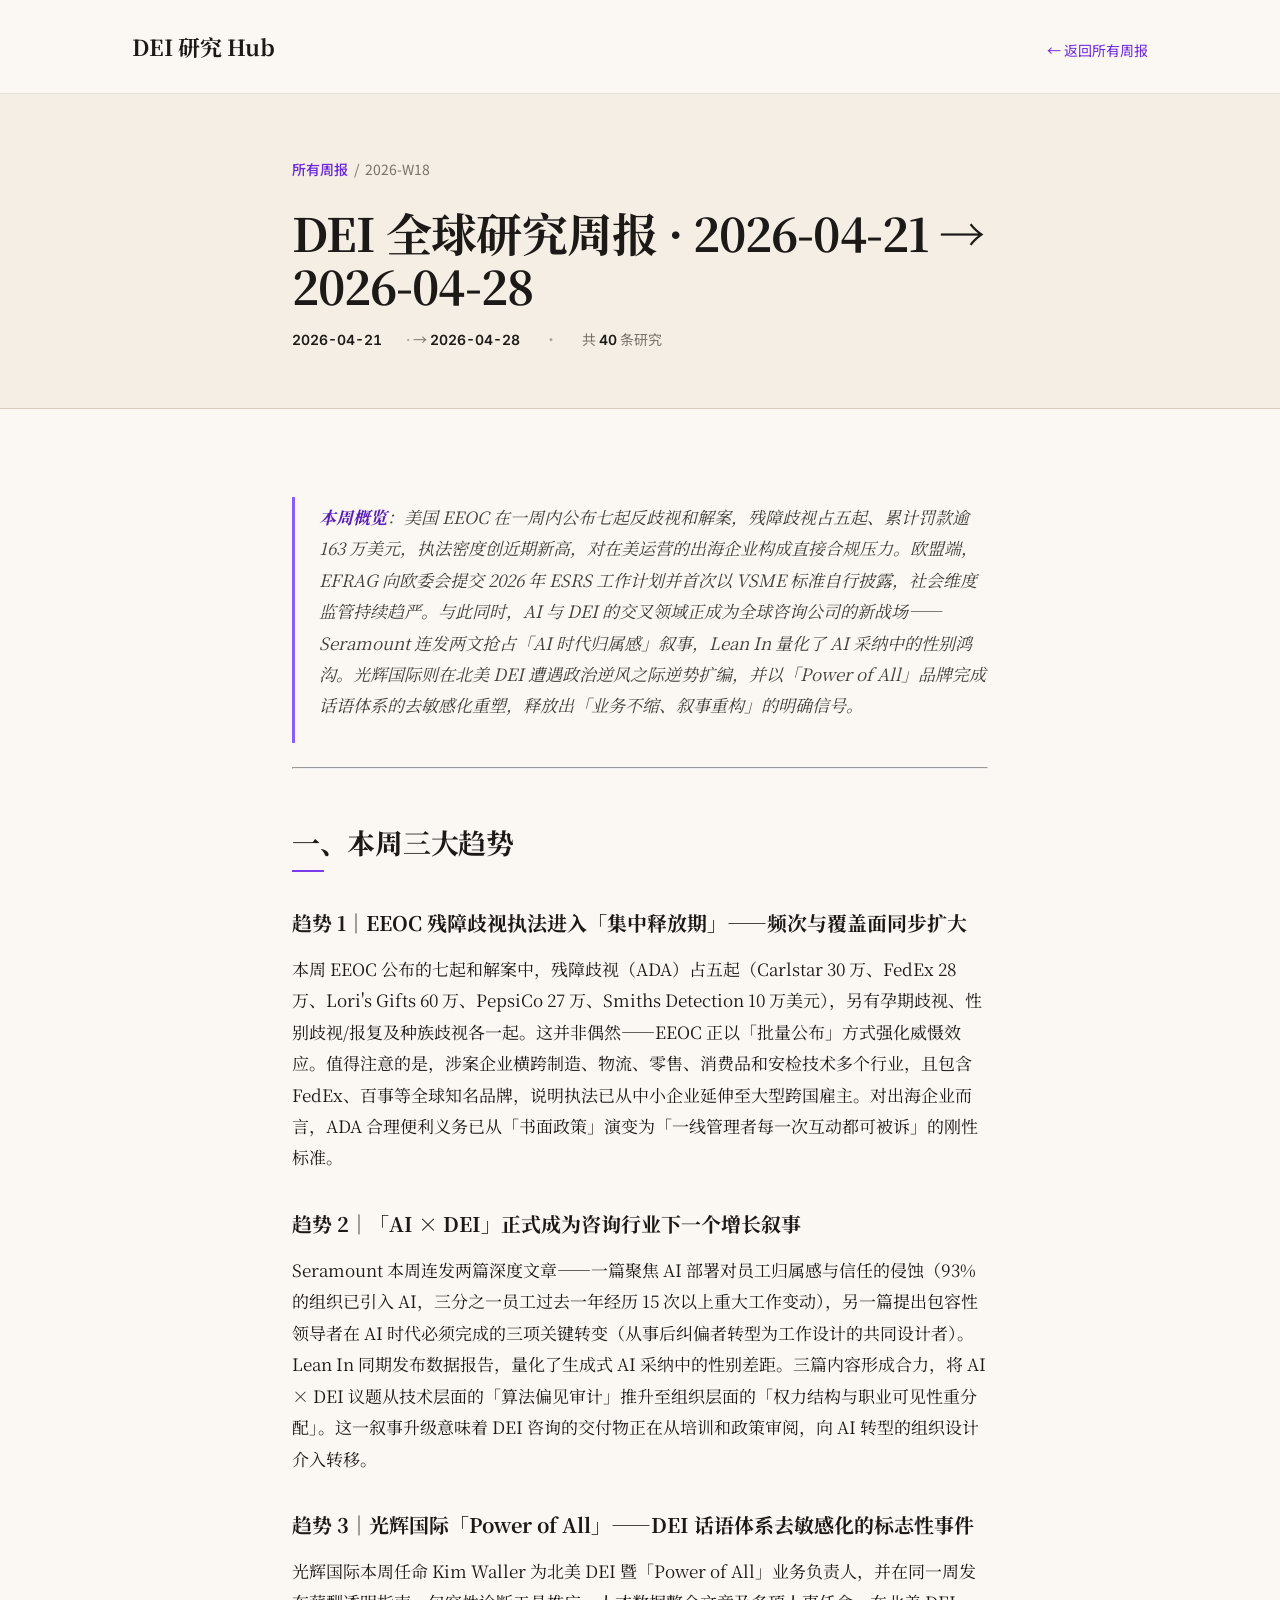
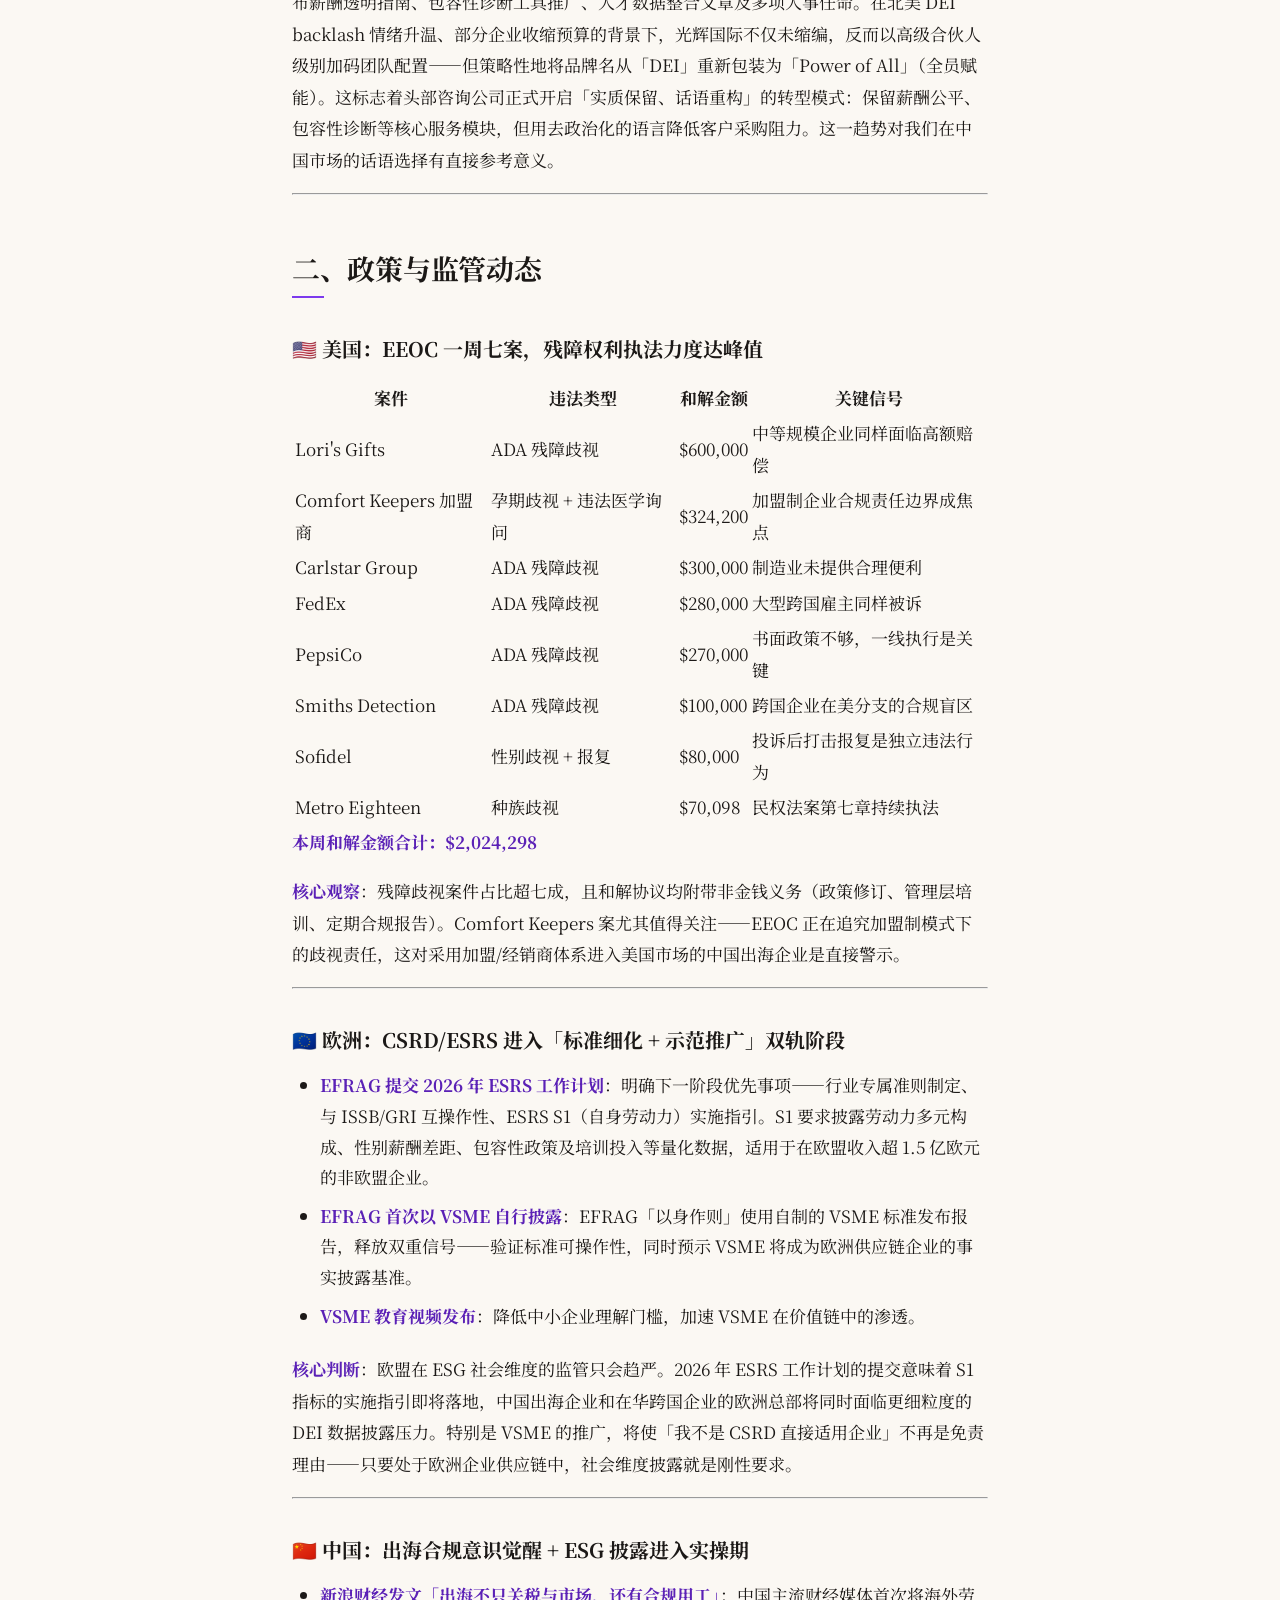
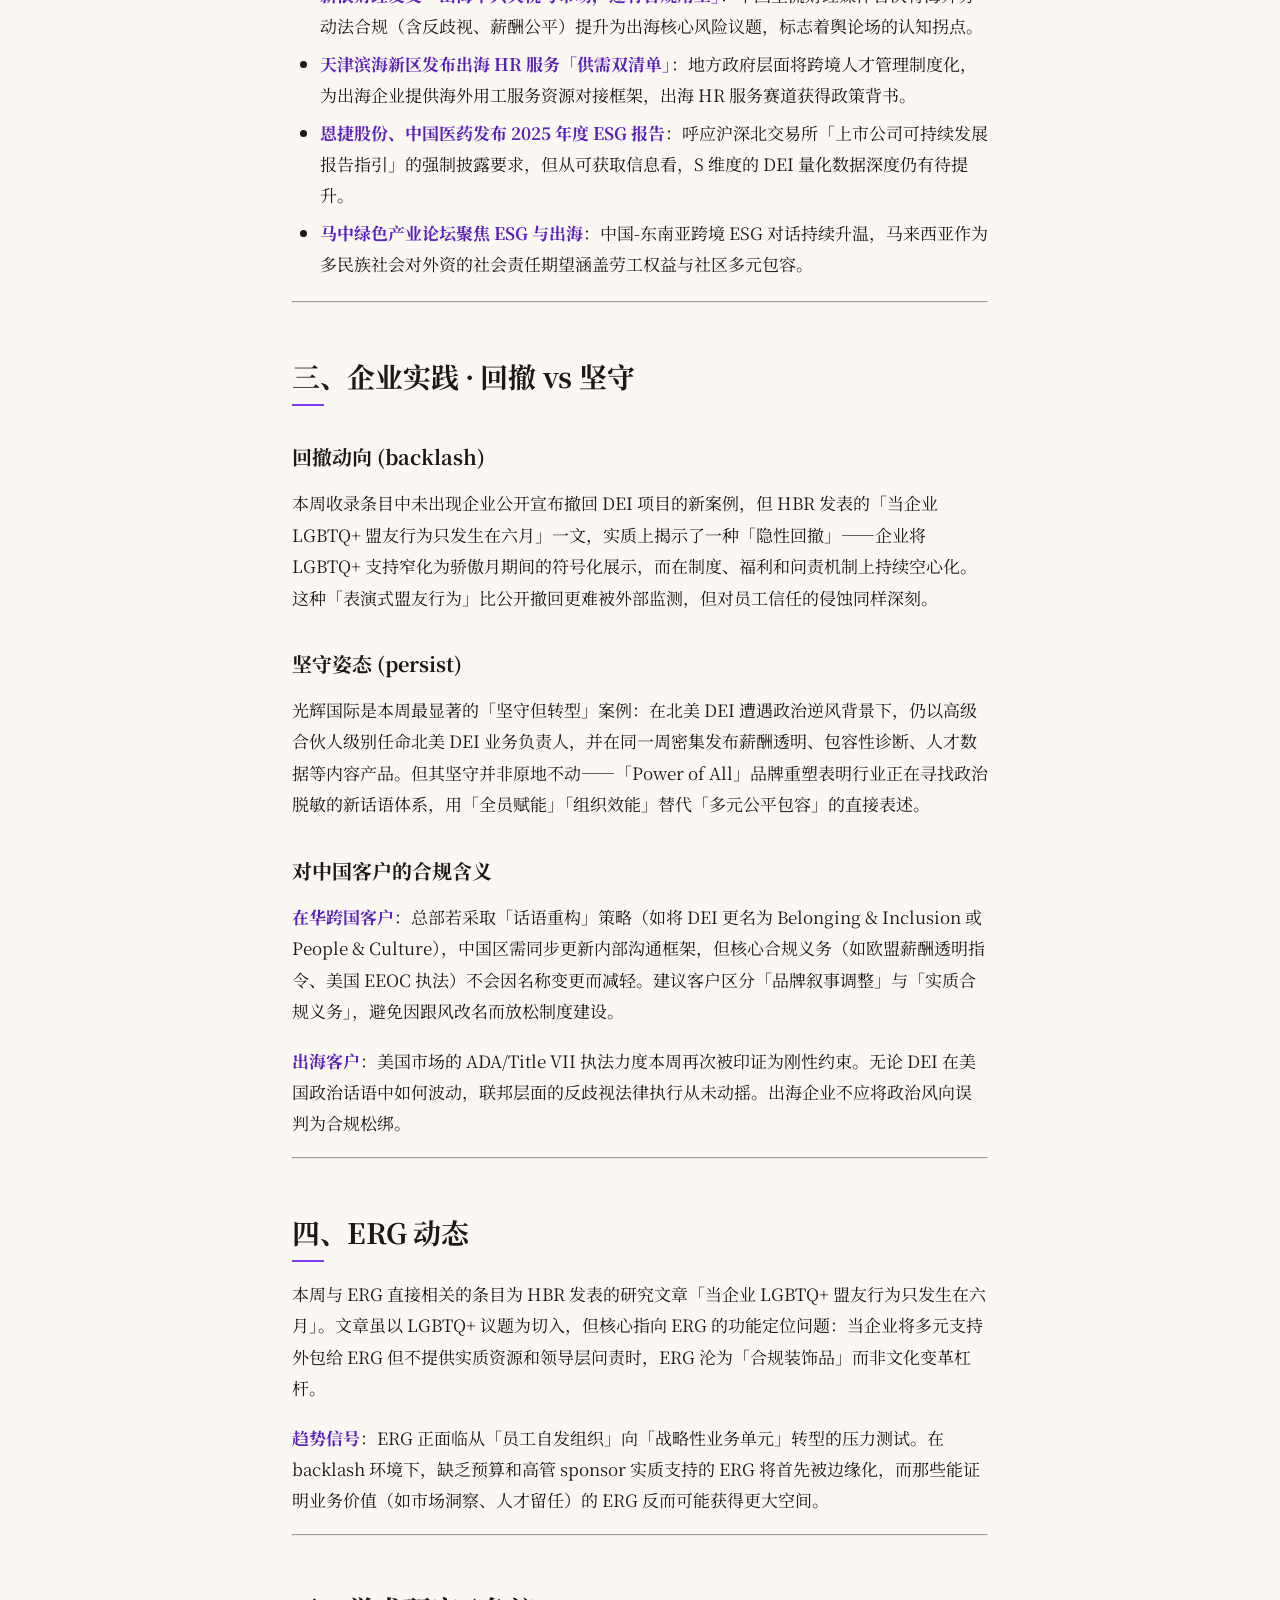
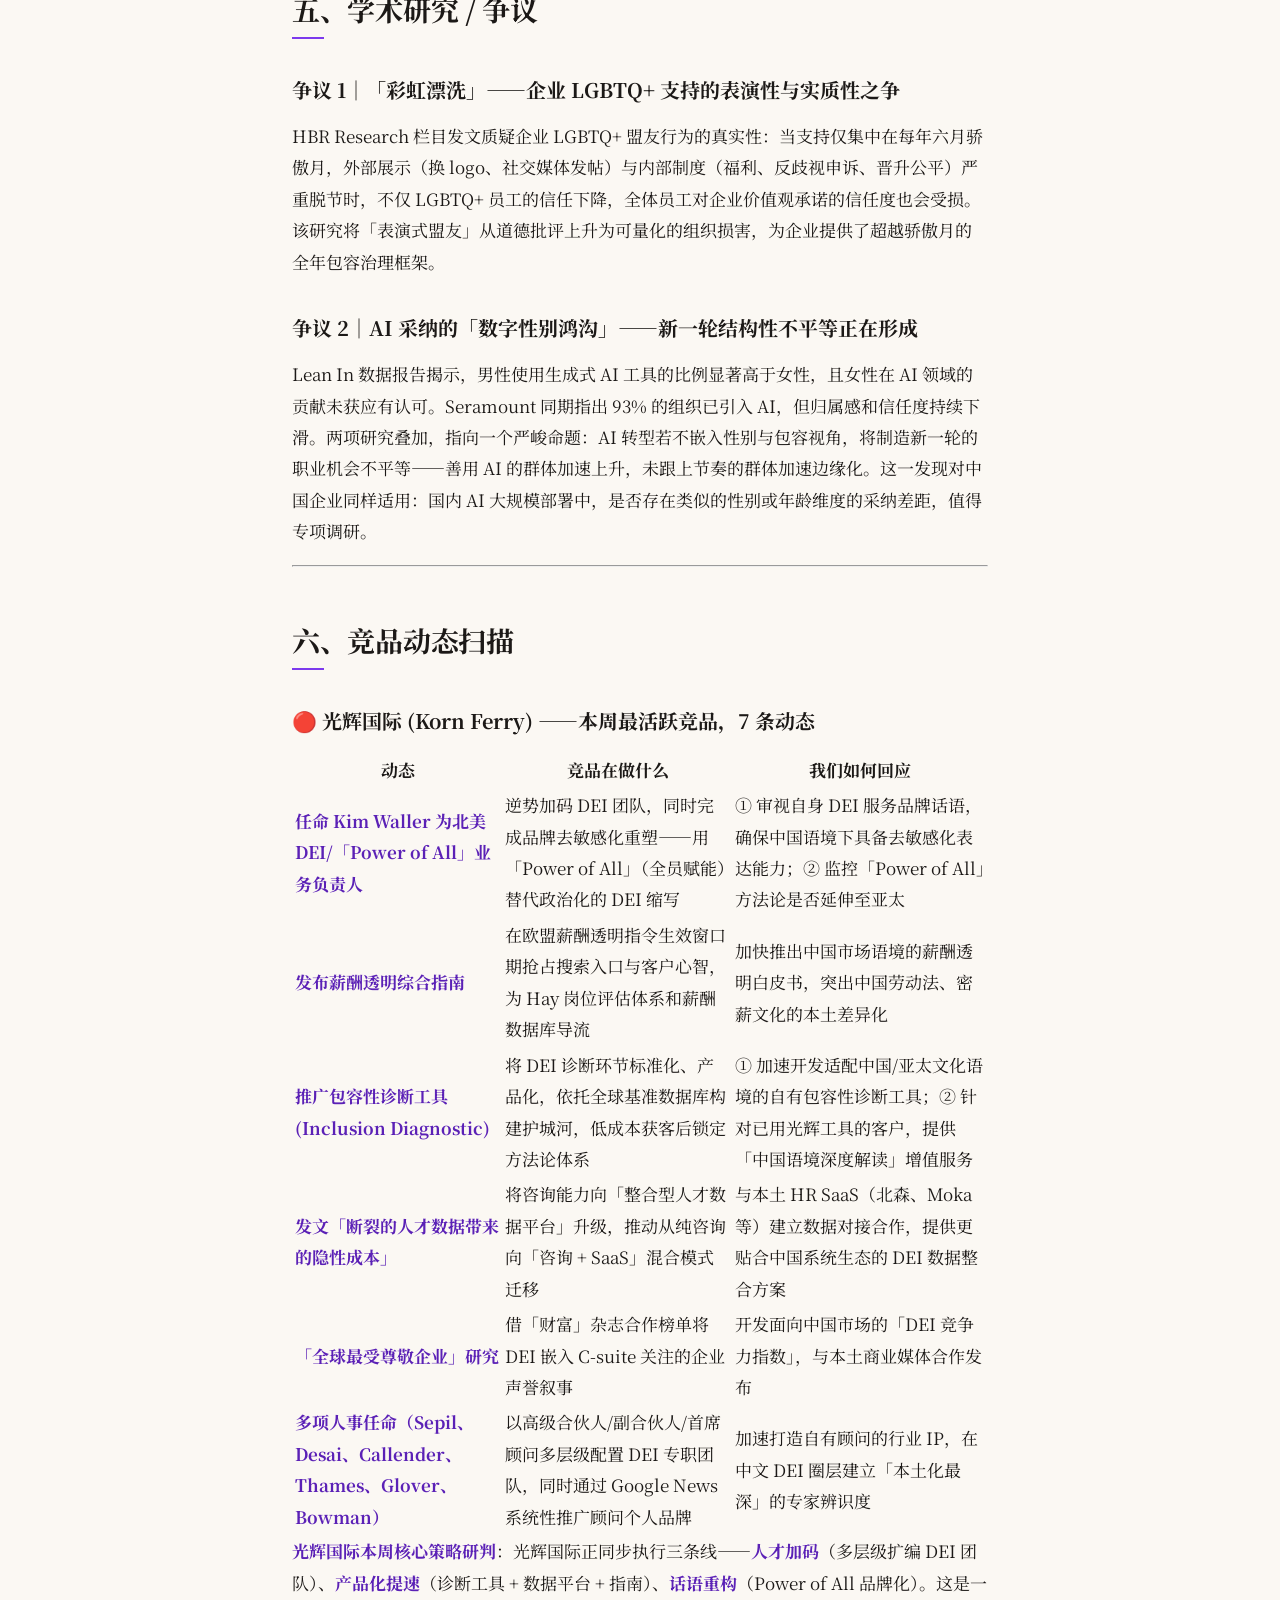
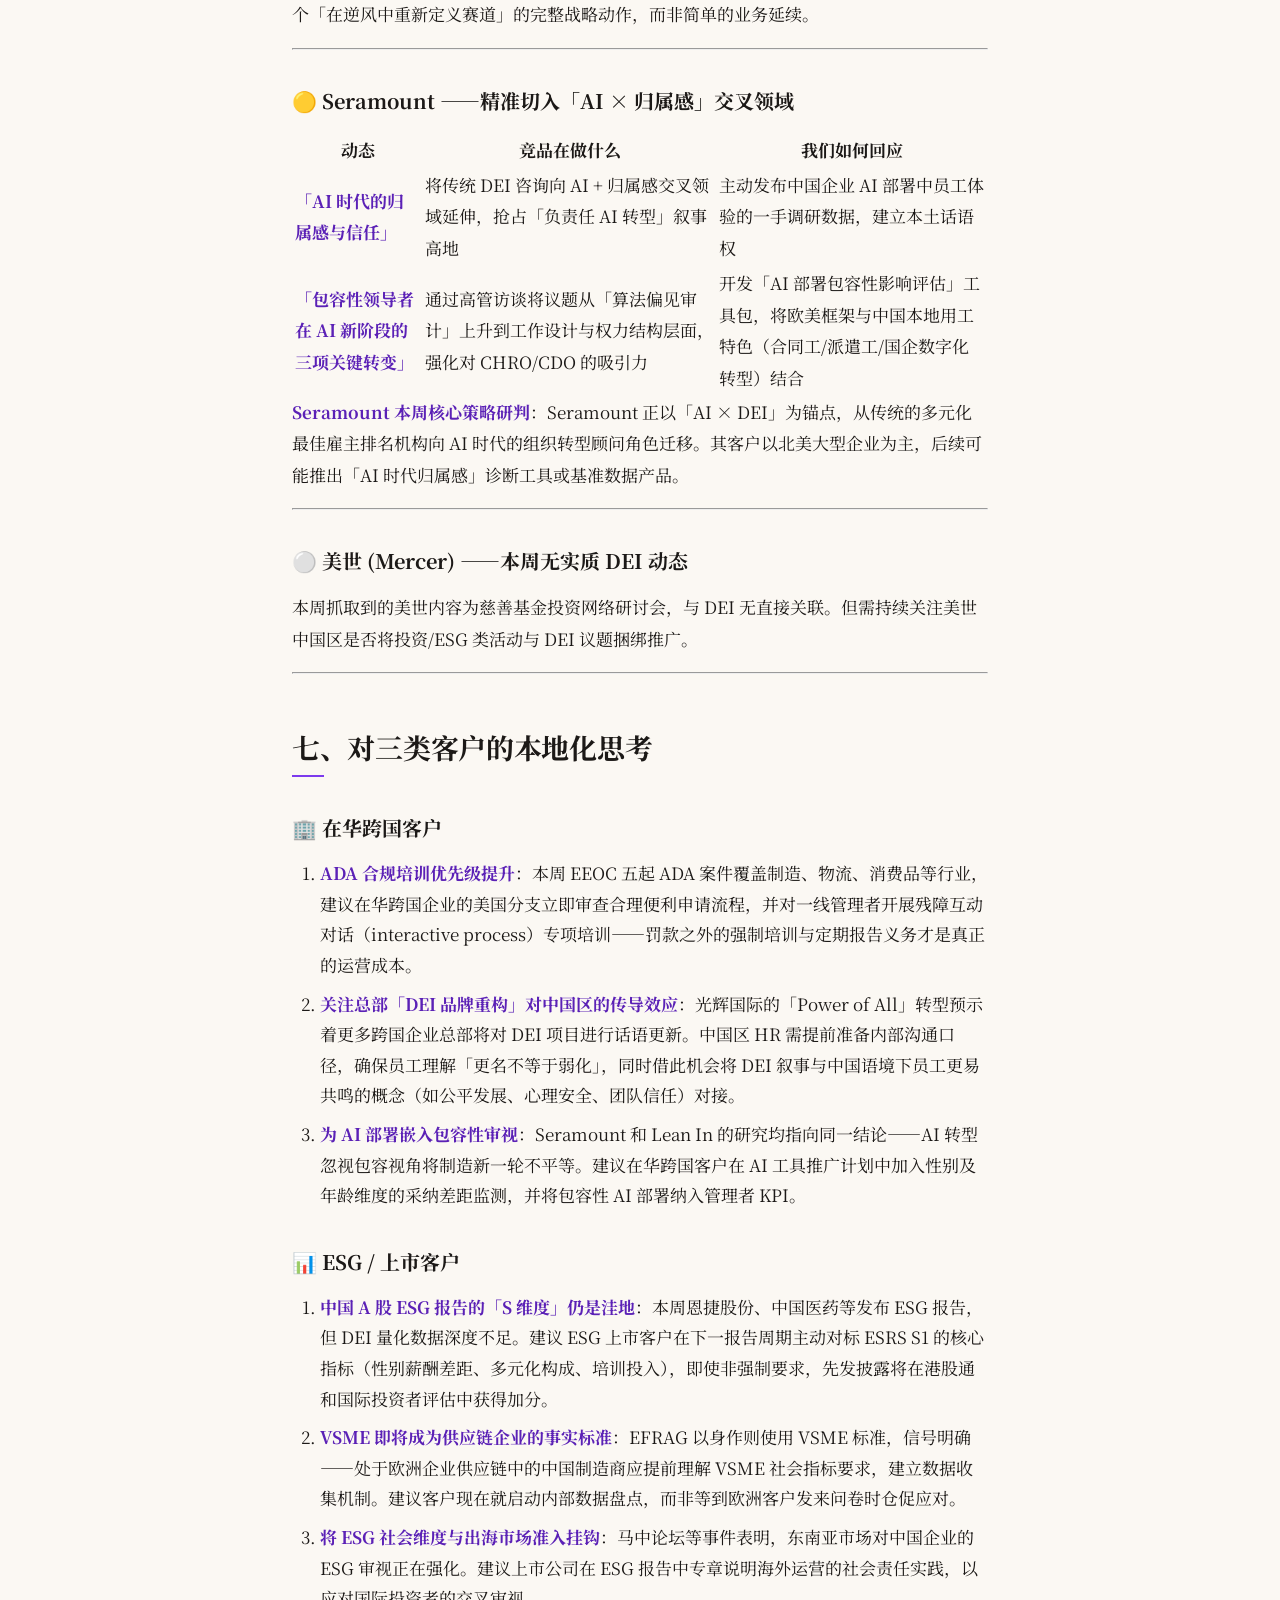
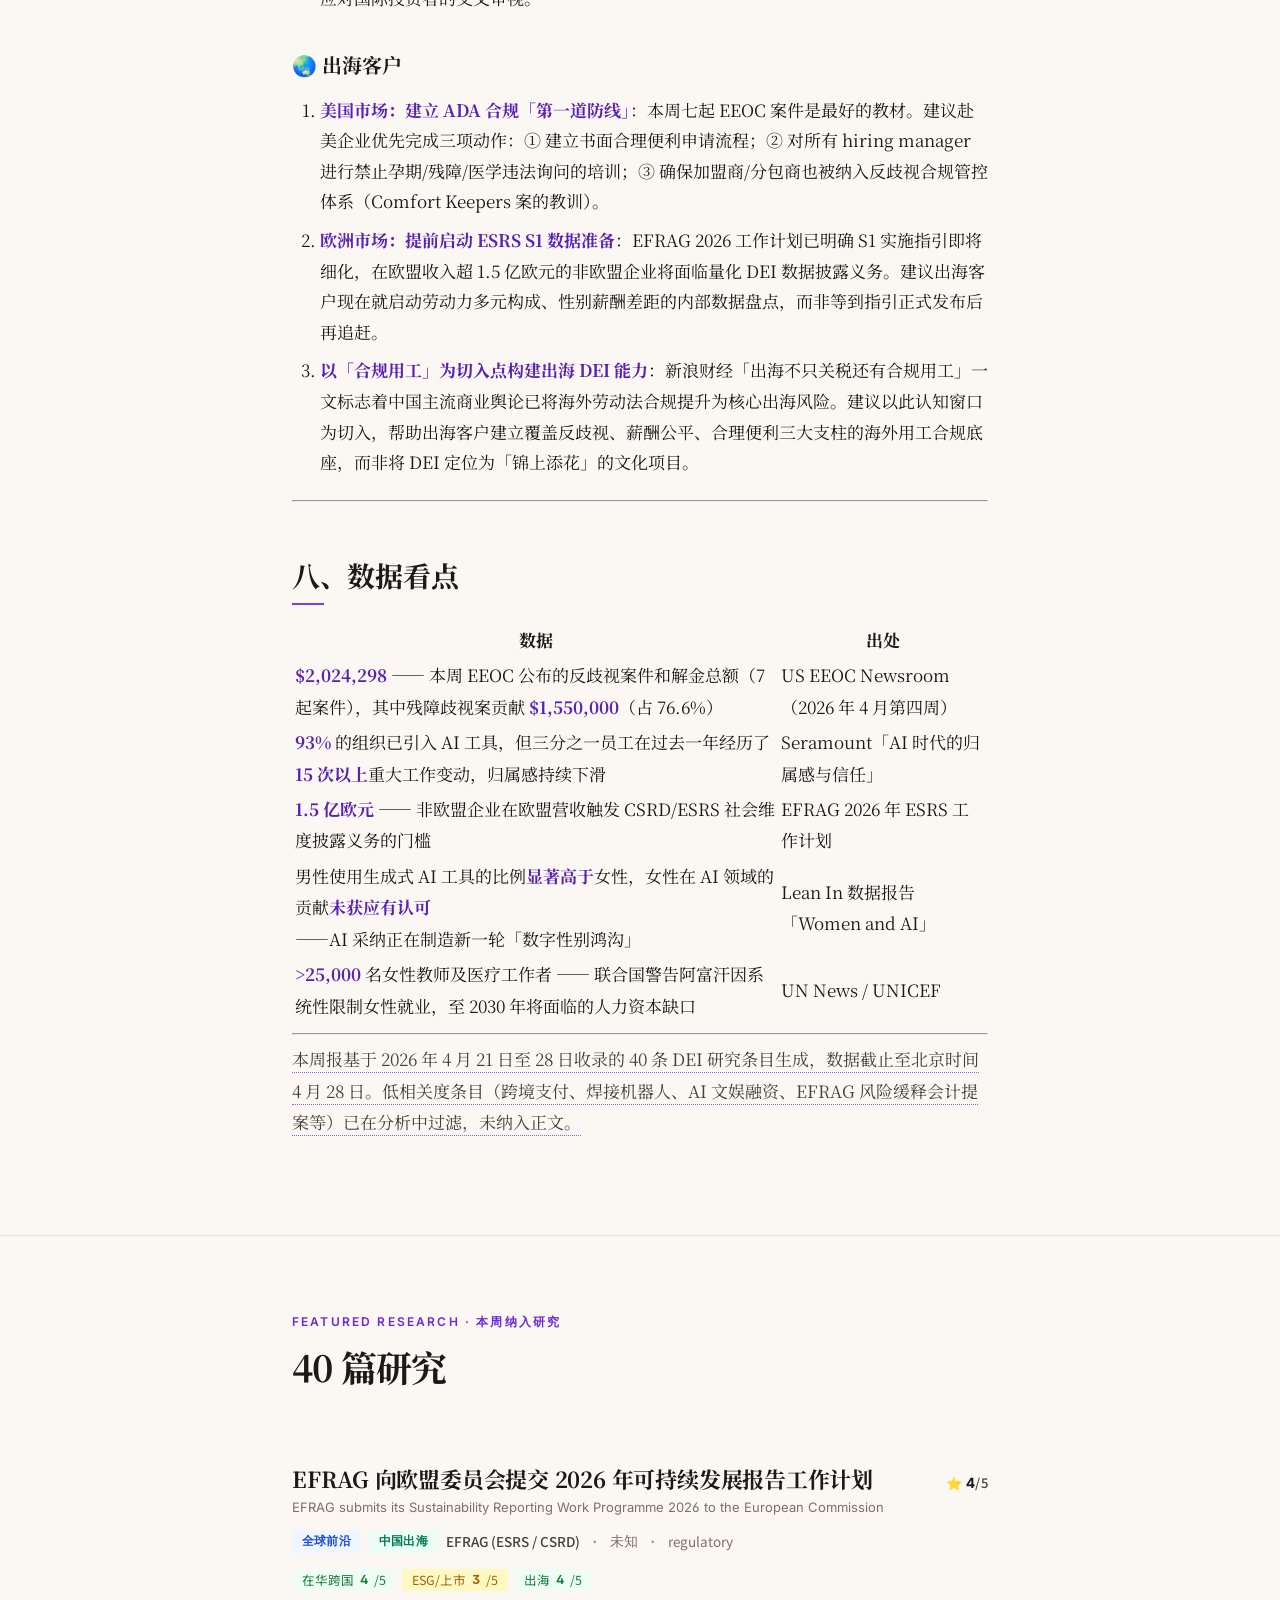
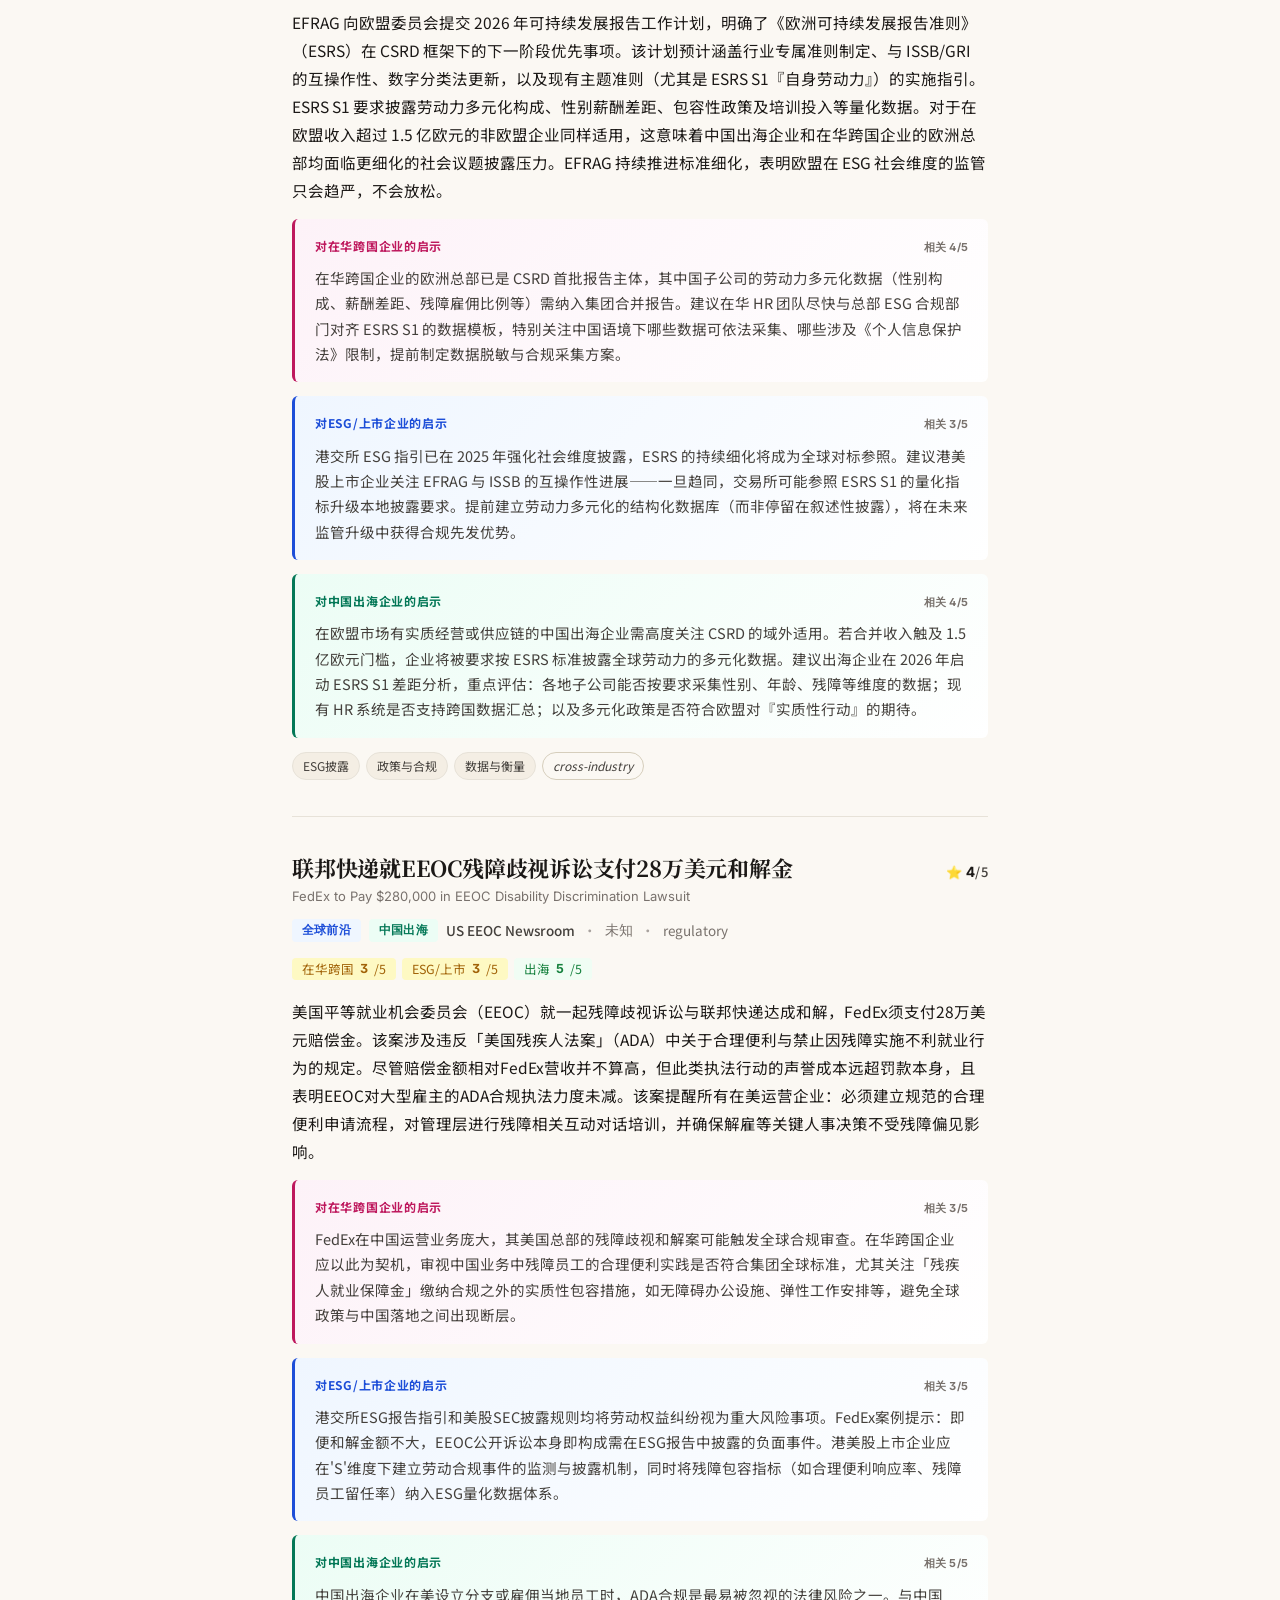
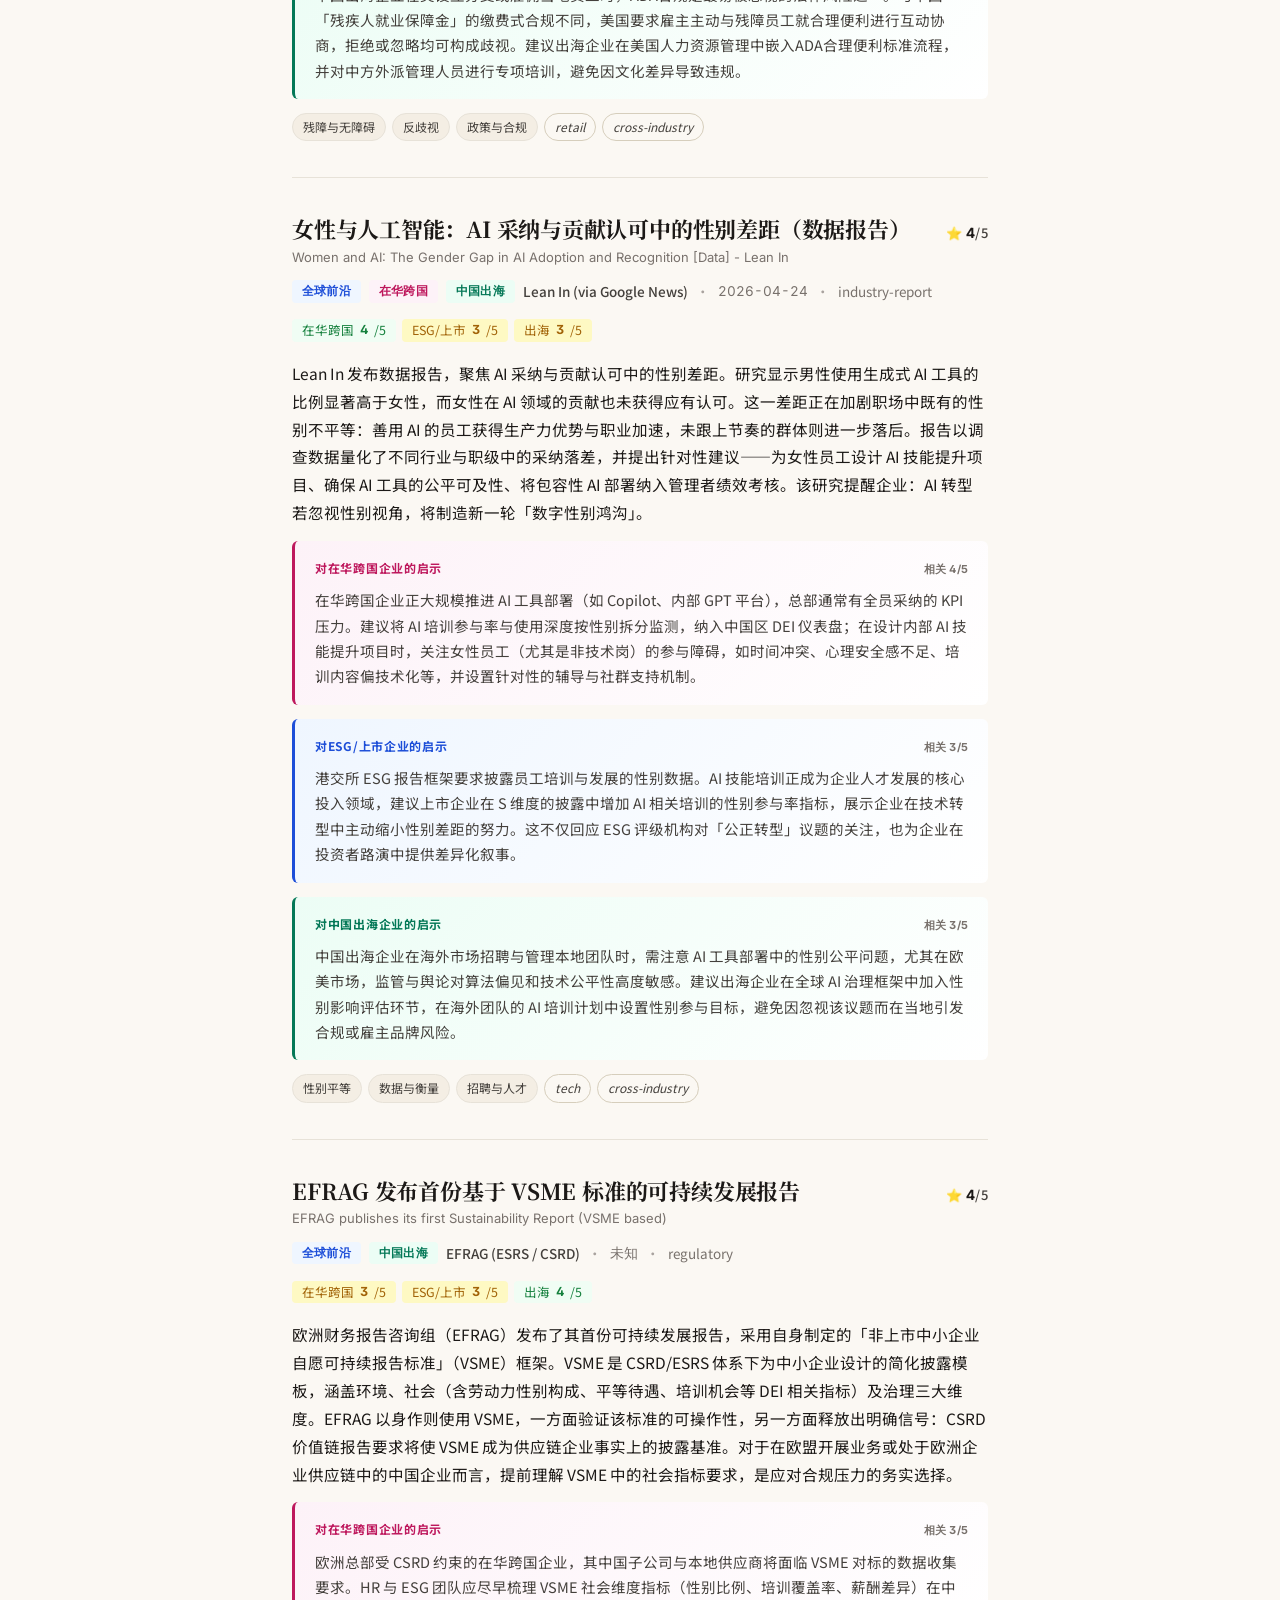
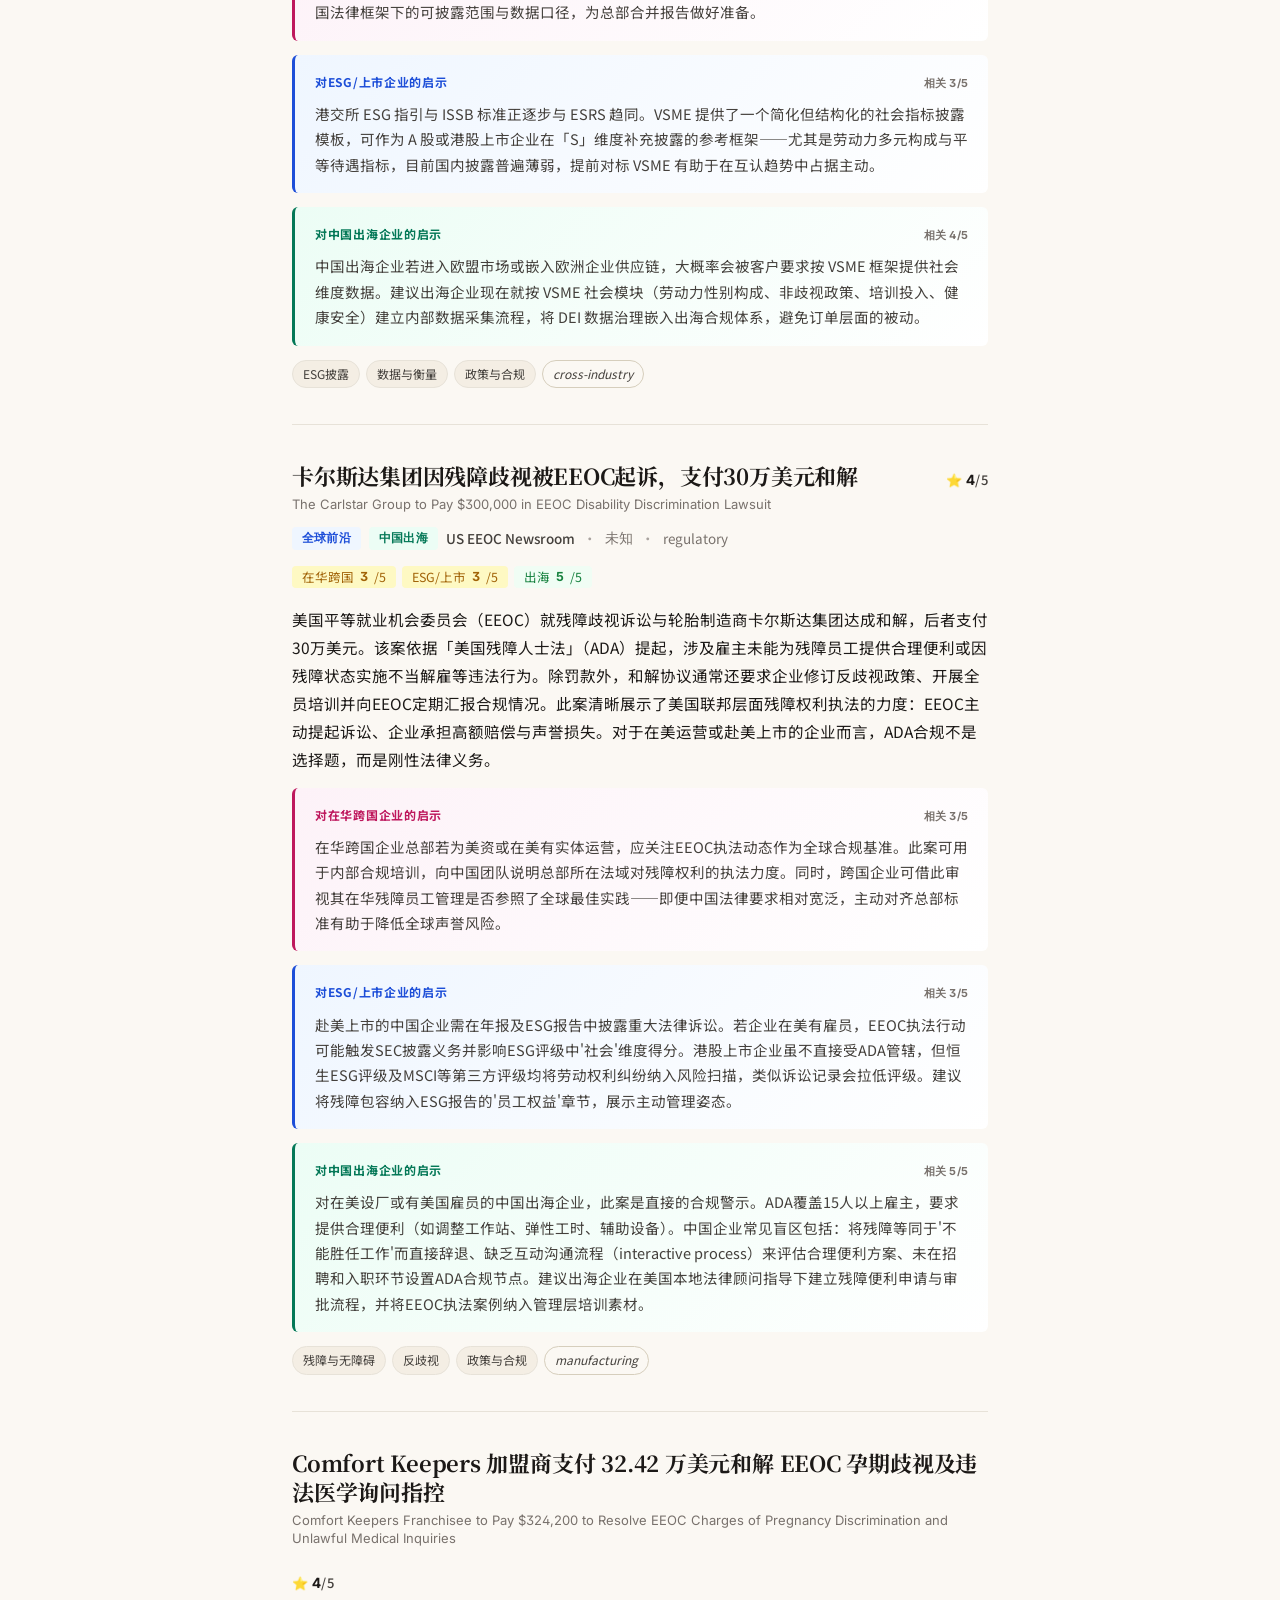
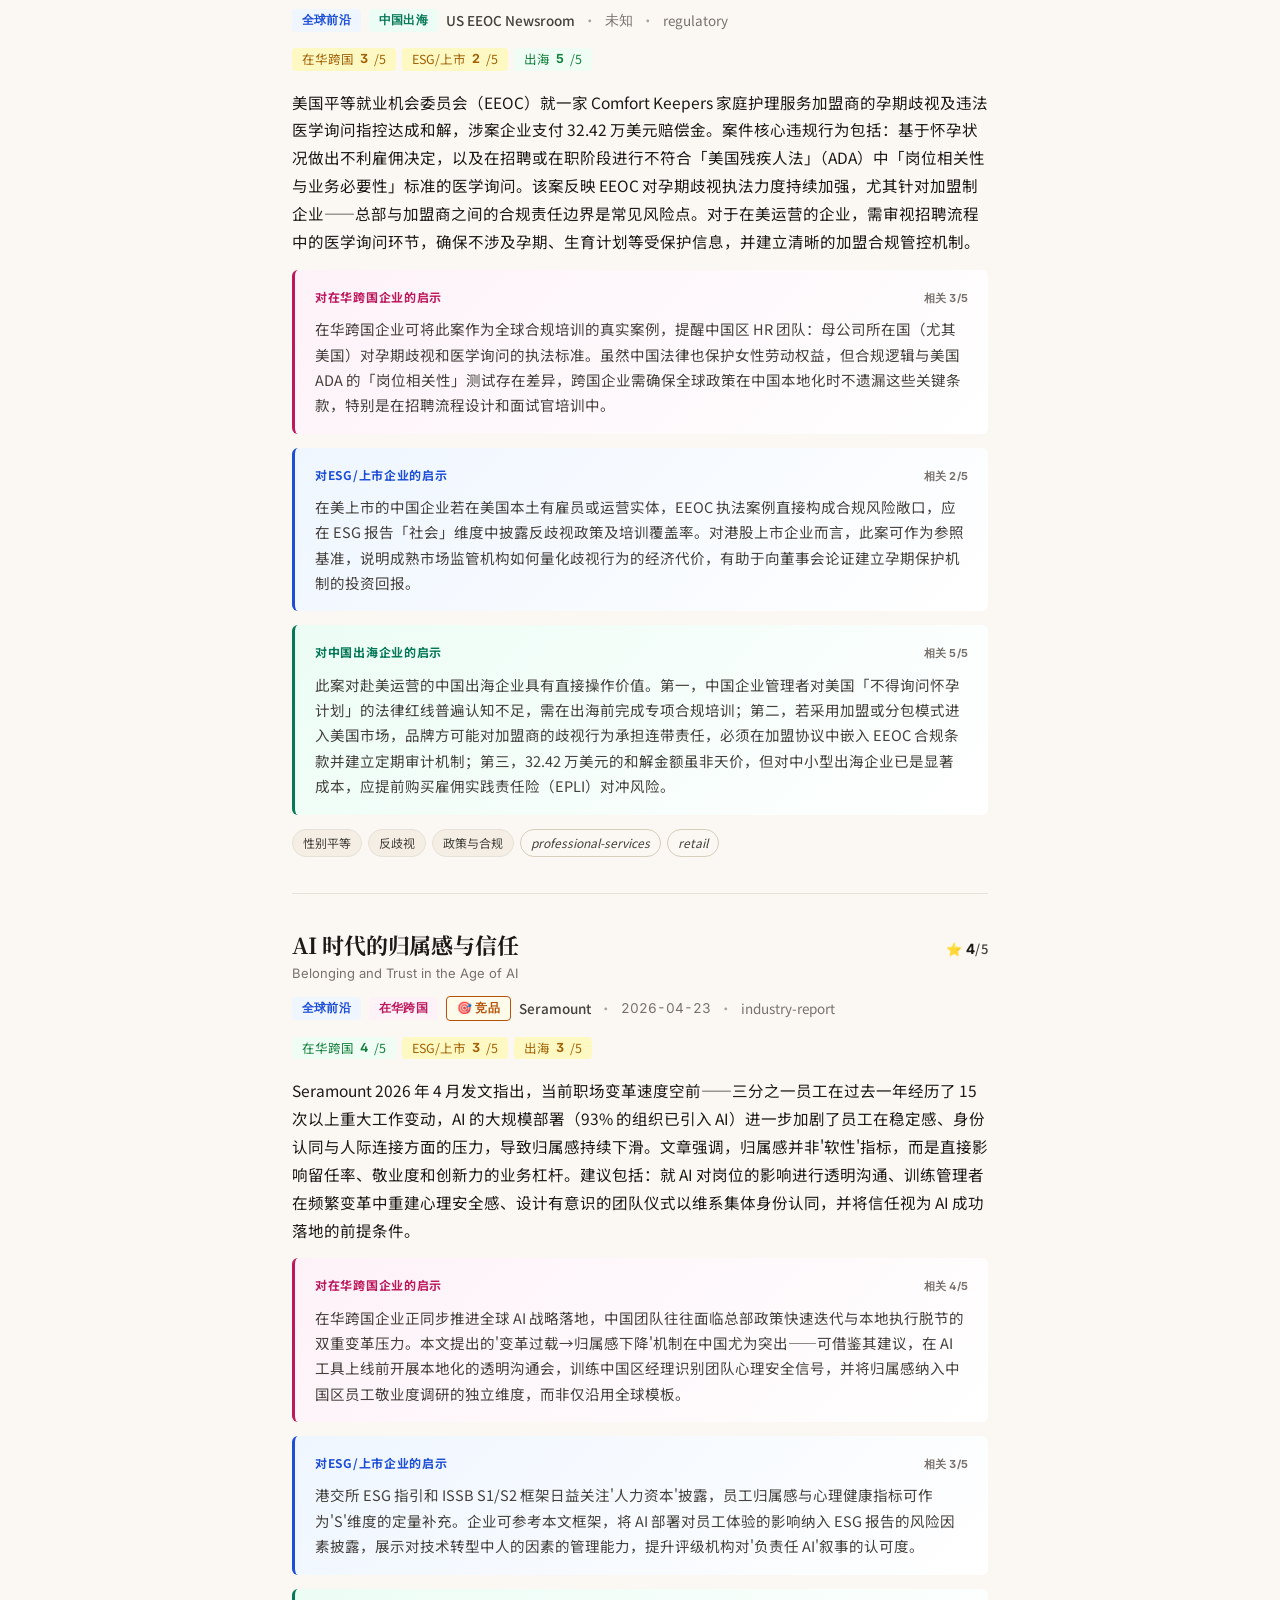
<file: weeks/2026-W18.html>
<!DOCTYPE html>
<html lang="zh-CN">
<head>
    <meta charset="UTF-8">
    <meta name="viewport" content="width=device-width, initial-scale=1.0">
    <meta name="generator" content="DEI Research Assistant">
    <meta name="description" content="全球 DEI 研究持续追踪 · 面向中国企业的本地化洞察">
    <title>DEI 全球研究周报 · 2026-04-21 → 2026-04-28 · DEI 研究 Hub</title>

    <link rel="preconnect" href="https://fonts.googleapis.com">
    <link rel="preconnect" href="https://fonts.gstatic.com" crossorigin>
    <link href="https://fonts.googleapis.com/css2?family=Inter:wght@400;500;600;700&family=Noto+Sans+SC:wght@400;500;700&family=Noto+Serif+SC:wght@500;700;900&display=swap" rel="stylesheet">

    <link rel="stylesheet" href="../assets/style.css">
</head>
<body>
    
<header class="site-header on-paper">
    <div class="container">
        <div class="row">
            <a class="brand" href="../index.html">DEI 研究 Hub</a>
            <span class="nav-back"><a href="../index.html">← 返回所有周报</a></span>
        </div>
    </div>
</header>

<div class="week-hero">
    <div class="container-narrow">
        <div class="breadcrumb">
            <a href="../index.html">所有周报</a> &nbsp;/&nbsp; 2026-W18
        </div>
        <h1>DEI 全球研究周报 · 2026-04-21 → 2026-04-28</h1>
        <div class="meta-row">
            <span><span class="num">2026-04-21</span> → <span class="num">2026-04-28</span></span>
            <span>共 <span class="num">40</span> 条研究</span>
        </div>
    </div>
</div>

<section class="container-narrow">
    <article class="narrative">
        <h1>DEI 全球研究周报 (2026-04-21 → 2026-04-28)</h1>
<blockquote>
<p><strong>本周概览</strong>：美国 EEOC 在一周内公布七起反歧视和解案，残障歧视占五起、累计罚款逾 163 万美元，执法密度创近期新高，对在美运营的出海企业构成直接合规压力。欧盟端，EFRAG 向欧委会提交 2026 年 ESRS 工作计划并首次以 VSME 标准自行披露，社会维度监管持续趋严。与此同时，AI 与 DEI 的交叉领域正成为全球咨询公司的新战场——Seramount 连发两文抢占「AI 时代归属感」叙事，Lean In 量化了 AI 采纳中的性别鸿沟。光辉国际则在北美 DEI 遭遇政治逆风之际逆势扩编，并以「Power of All」品牌完成话语体系的去敏感化重塑，释放出「业务不缩、叙事重构」的明确信号。</p>
</blockquote>
<hr />
<h2>一、本周三大趋势</h2>
<h3>趋势 1｜EEOC 残障歧视执法进入「集中释放期」——频次与覆盖面同步扩大</h3>
<p>本周 EEOC 公布的七起和解案中，残障歧视（ADA）占五起（Carlstar 30 万、FedEx 28 万、Lori's Gifts 60 万、PepsiCo 27 万、Smiths Detection 10 万美元），另有孕期歧视、性别歧视/报复及种族歧视各一起。这并非偶然——EEOC 正以「批量公布」方式强化威慑效应。值得注意的是，涉案企业横跨制造、物流、零售、消费品和安检技术多个行业，且包含 FedEx、百事等全球知名品牌，说明执法已从中小企业延伸至大型跨国雇主。对出海企业而言，ADA 合理便利义务已从「书面政策」演变为「一线管理者每一次互动都可被诉」的刚性标准。</p>
<h3>趋势 2｜「AI × DEI」正式成为咨询行业下一个增长叙事</h3>
<p>Seramount 本周连发两篇深度文章——一篇聚焦 AI 部署对员工归属感与信任的侵蚀（93% 的组织已引入 AI，三分之一员工过去一年经历 15 次以上重大工作变动），另一篇提出包容性领导者在 AI 时代必须完成的三项关键转变（从事后纠偏者转型为工作设计的共同设计者）。Lean In 同期发布数据报告，量化了生成式 AI 采纳中的性别差距。三篇内容形成合力，将 AI × DEI 议题从技术层面的「算法偏见审计」推升至组织层面的「权力结构与职业可见性重分配」。这一叙事升级意味着 DEI 咨询的交付物正在从培训和政策审阅，向 AI 转型的组织设计介入转移。</p>
<h3>趋势 3｜光辉国际「Power of All」——DEI 话语体系去敏感化的标志性事件</h3>
<p>光辉国际本周任命 Kim Waller 为北美 DEI 暨「Power of All」业务负责人，并在同一周发布薪酬透明指南、包容性诊断工具推广、人才数据整合文章及多项人事任命。在北美 DEI backlash 情绪升温、部分企业收缩预算的背景下，光辉国际不仅未缩编，反而以高级合伙人级别加码团队配置——但策略性地将品牌名从「DEI」重新包装为「Power of All」（全员赋能）。这标志着头部咨询公司正式开启「实质保留、话语重构」的转型模式：保留薪酬公平、包容性诊断等核心服务模块，但用去政治化的语言降低客户采购阻力。这一趋势对我们在中国市场的话语选择有直接参考意义。</p>
<hr />
<h2>二、政策与监管动态</h2>
<h3>🇺🇸 美国：EEOC 一周七案，残障权利执法力度达峰值</h3>
<table>
<thead>
<tr>
<th>案件</th>
<th>违法类型</th>
<th>和解金额</th>
<th>关键信号</th>
</tr>
</thead>
<tbody>
<tr>
<td>Lori's Gifts</td>
<td>ADA 残障歧视</td>
<td>$600,000</td>
<td>中等规模企业同样面临高额赔偿</td>
</tr>
<tr>
<td>Comfort Keepers 加盟商</td>
<td>孕期歧视 + 违法医学询问</td>
<td>$324,200</td>
<td>加盟制企业合规责任边界成焦点</td>
</tr>
<tr>
<td>Carlstar Group</td>
<td>ADA 残障歧视</td>
<td>$300,000</td>
<td>制造业未提供合理便利</td>
</tr>
<tr>
<td>FedEx</td>
<td>ADA 残障歧视</td>
<td>$280,000</td>
<td>大型跨国雇主同样被诉</td>
</tr>
<tr>
<td>PepsiCo</td>
<td>ADA 残障歧视</td>
<td>$270,000</td>
<td>书面政策不够，一线执行是关键</td>
</tr>
<tr>
<td>Smiths Detection</td>
<td>ADA 残障歧视</td>
<td>$100,000</td>
<td>跨国企业在美分支的合规盲区</td>
</tr>
<tr>
<td>Sofidel</td>
<td>性别歧视 + 报复</td>
<td>$80,000</td>
<td>投诉后打击报复是独立违法行为</td>
</tr>
<tr>
<td>Metro Eighteen</td>
<td>种族歧视</td>
<td>$70,098</td>
<td>民权法案第七章持续执法</td>
</tr>
</tbody>
</table>
<p><strong>本周和解金额合计：$2,024,298</strong></p>
<p><strong>核心观察</strong>：残障歧视案件占比超七成，且和解协议均附带非金钱义务（政策修订、管理层培训、定期合规报告）。Comfort Keepers 案尤其值得关注——EEOC 正在追究加盟制模式下的歧视责任，这对采用加盟/经销商体系进入美国市场的中国出海企业是直接警示。</p>
<hr />
<h3>🇪🇺 欧洲：CSRD/ESRS 进入「标准细化 + 示范推广」双轨阶段</h3>
<ul>
<li><strong>EFRAG 提交 2026 年 ESRS 工作计划</strong>：明确下一阶段优先事项——行业专属准则制定、与 ISSB/GRI 互操作性、ESRS S1（自身劳动力）实施指引。S1 要求披露劳动力多元构成、性别薪酬差距、包容性政策及培训投入等量化数据，适用于在欧盟收入超 1.5 亿欧元的非欧盟企业。</li>
<li><strong>EFRAG 首次以 VSME 自行披露</strong>：EFRAG「以身作则」使用自制的 VSME 标准发布报告，释放双重信号——验证标准可操作性，同时预示 VSME 将成为欧洲供应链企业的事实披露基准。</li>
<li><strong>VSME 教育视频发布</strong>：降低中小企业理解门槛，加速 VSME 在价值链中的渗透。</li>
</ul>
<p><strong>核心判断</strong>：欧盟在 ESG 社会维度的监管只会趋严。2026 年 ESRS 工作计划的提交意味着 S1 指标的实施指引即将落地，中国出海企业和在华跨国企业的欧洲总部将同时面临更细粒度的 DEI 数据披露压力。特别是 VSME 的推广，将使「我不是 CSRD 直接适用企业」不再是免责理由——只要处于欧洲企业供应链中，社会维度披露就是刚性要求。</p>
<hr />
<h3>🇨🇳 中国：出海合规意识觉醒 + ESG 披露进入实操期</h3>
<ul>
<li><strong>新浪财经发文「出海不只关税与市场，还有合规用工」</strong>：中国主流财经媒体首次将海外劳动法合规（含反歧视、薪酬公平）提升为出海核心风险议题，标志着舆论场的认知拐点。</li>
<li><strong>天津滨海新区发布出海 HR 服务「供需双清单」</strong>：地方政府层面将跨境人才管理制度化，为出海企业提供海外用工服务资源对接框架，出海 HR 服务赛道获得政策背书。</li>
<li><strong>恩捷股份、中国医药发布 2025 年度 ESG 报告</strong>：呼应沪深北交易所「上市公司可持续发展报告指引」的强制披露要求，但从可获取信息看，S 维度的 DEI 量化数据深度仍有待提升。</li>
<li><strong>马中绿色产业论坛聚焦 ESG 与出海</strong>：中国-东南亚跨境 ESG 对话持续升温，马来西亚作为多民族社会对外资的社会责任期望涵盖劳工权益与社区多元包容。</li>
</ul>
<hr />
<h2>三、企业实践 · 回撤 vs 坚守</h2>
<h3>回撤动向 (backlash)</h3>
<p>本周收录条目中未出现企业公开宣布撤回 DEI 项目的新案例，但 HBR 发表的「当企业 LGBTQ+ 盟友行为只发生在六月」一文，实质上揭示了一种「隐性回撤」——企业将 LGBTQ+ 支持窄化为骄傲月期间的符号化展示，而在制度、福利和问责机制上持续空心化。这种「表演式盟友行为」比公开撤回更难被外部监测，但对员工信任的侵蚀同样深刻。</p>
<h3>坚守姿态 (persist)</h3>
<p>光辉国际是本周最显著的「坚守但转型」案例：在北美 DEI 遭遇政治逆风背景下，仍以高级合伙人级别任命北美 DEI 业务负责人，并在同一周密集发布薪酬透明、包容性诊断、人才数据等内容产品。但其坚守并非原地不动——「Power of All」品牌重塑表明行业正在寻找政治脱敏的新话语体系，用「全员赋能」「组织效能」替代「多元公平包容」的直接表述。</p>
<h3>对中国客户的合规含义</h3>
<p><strong>在华跨国客户</strong>：总部若采取「话语重构」策略（如将 DEI 更名为 Belonging &amp; Inclusion 或 People &amp; Culture），中国区需同步更新内部沟通框架，但核心合规义务（如欧盟薪酬透明指令、美国 EEOC 执法）不会因名称变更而减轻。建议客户区分「品牌叙事调整」与「实质合规义务」，避免因跟风改名而放松制度建设。</p>
<p><strong>出海客户</strong>：美国市场的 ADA/Title VII 执法力度本周再次被印证为刚性约束。无论 DEI 在美国政治话语中如何波动，联邦层面的反歧视法律执行从未动摇。出海企业不应将政治风向误判为合规松绑。</p>
<hr />
<h2>四、ERG 动态</h2>
<p>本周与 ERG 直接相关的条目为 HBR 发表的研究文章「当企业 LGBTQ+ 盟友行为只发生在六月」。文章虽以 LGBTQ+ 议题为切入，但核心指向 ERG 的功能定位问题：当企业将多元支持外包给 ERG 但不提供实质资源和领导层问责时，ERG 沦为「合规装饰品」而非文化变革杠杆。</p>
<p><strong>趋势信号</strong>：ERG 正面临从「员工自发组织」向「战略性业务单元」转型的压力测试。在 backlash 环境下，缺乏预算和高管 sponsor 实质支持的 ERG 将首先被边缘化，而那些能证明业务价值（如市场洞察、人才留任）的 ERG 反而可能获得更大空间。</p>
<hr />
<h2>五、学术研究 / 争议</h2>
<h3>争议 1｜「彩虹漂洗」——企业 LGBTQ+ 支持的表演性与实质性之争</h3>
<p>HBR Research 栏目发文质疑企业 LGBTQ+ 盟友行为的真实性：当支持仅集中在每年六月骄傲月，外部展示（换 logo、社交媒体发帖）与内部制度（福利、反歧视申诉、晋升公平）严重脱节时，不仅 LGBTQ+ 员工的信任下降，全体员工对企业价值观承诺的信任度也会受损。该研究将「表演式盟友」从道德批评上升为可量化的组织损害，为企业提供了超越骄傲月的全年包容治理框架。</p>
<h3>争议 2｜AI 采纳的「数字性别鸿沟」——新一轮结构性不平等正在形成</h3>
<p>Lean In 数据报告揭示，男性使用生成式 AI 工具的比例显著高于女性，且女性在 AI 领域的贡献未获应有认可。Seramount 同期指出 93% 的组织已引入 AI，但归属感和信任度持续下滑。两项研究叠加，指向一个严峻命题：AI 转型若不嵌入性别与包容视角，将制造新一轮的职业机会不平等——善用 AI 的群体加速上升，未跟上节奏的群体加速边缘化。这一发现对中国企业同样适用：国内 AI 大规模部署中，是否存在类似的性别或年龄维度的采纳差距，值得专项调研。</p>
<hr />
<h2>六、竞品动态扫描</h2>
<h3>🔴 光辉国际 (Korn Ferry) ——本周最活跃竞品，7 条动态</h3>
<table>
<thead>
<tr>
<th>动态</th>
<th>竞品在做什么</th>
<th>我们如何回应</th>
</tr>
</thead>
<tbody>
<tr>
<td><strong>任命 Kim Waller 为北美 DEI/「Power of All」业务负责人</strong></td>
<td>逆势加码 DEI 团队，同时完成品牌去敏感化重塑——用「Power of All」（全员赋能）替代政治化的 DEI 缩写</td>
<td>① 审视自身 DEI 服务品牌话语，确保中国语境下具备去敏感化表达能力；② 监控「Power of All」方法论是否延伸至亚太</td>
</tr>
<tr>
<td><strong>发布薪酬透明综合指南</strong></td>
<td>在欧盟薪酬透明指令生效窗口期抢占搜索入口与客户心智，为 Hay 岗位评估体系和薪酬数据库导流</td>
<td>加快推出中国市场语境的薪酬透明白皮书，突出中国劳动法、密薪文化的本土差异化</td>
</tr>
<tr>
<td><strong>推广包容性诊断工具 (Inclusion Diagnostic)</strong></td>
<td>将 DEI 诊断环节标准化、产品化，依托全球基准数据库构建护城河，低成本获客后锁定方法论体系</td>
<td>① 加速开发适配中国/亚太文化语境的自有包容性诊断工具；② 针对已用光辉工具的客户，提供「中国语境深度解读」增值服务</td>
</tr>
<tr>
<td><strong>发文「断裂的人才数据带来的隐性成本」</strong></td>
<td>将咨询能力向「整合型人才数据平台」升级，推动从纯咨询向「咨询 + SaaS」混合模式迁移</td>
<td>与本土 HR SaaS（北森、Moka 等）建立数据对接合作，提供更贴合中国系统生态的 DEI 数据整合方案</td>
</tr>
<tr>
<td><strong>「全球最受尊敬企业」研究</strong></td>
<td>借「财富」杂志合作榜单将 DEI 嵌入 C-suite 关注的企业声誉叙事</td>
<td>开发面向中国市场的「DEI 竞争力指数」，与本土商业媒体合作发布</td>
</tr>
<tr>
<td><strong>多项人事任命（Sepil、Desai、Callender、Thames、Glover、Bowman）</strong></td>
<td>以高级合伙人/副合伙人/首席顾问多层级配置 DEI 专职团队，同时通过 Google News 系统性推广顾问个人品牌</td>
<td>加速打造自有顾问的行业 IP，在中文 DEI 圈层建立「本土化最深」的专家辨识度</td>
</tr>
</tbody>
</table>
<p><strong>光辉国际本周核心策略研判</strong>：光辉国际正同步执行三条线——<strong>人才加码</strong>（多层级扩编 DEI 团队）、<strong>产品化提速</strong>（诊断工具 + 数据平台 + 指南）、<strong>话语重构</strong>（Power of All 品牌化）。这是一个「在逆风中重新定义赛道」的完整战略动作，而非简单的业务延续。</p>
<hr />
<h3>🟡 Seramount ——精准切入「AI × 归属感」交叉领域</h3>
<table>
<thead>
<tr>
<th>动态</th>
<th>竞品在做什么</th>
<th>我们如何回应</th>
</tr>
</thead>
<tbody>
<tr>
<td><strong>「AI 时代的归属感与信任」</strong></td>
<td>将传统 DEI 咨询向 AI + 归属感交叉领域延伸，抢占「负责任 AI 转型」叙事高地</td>
<td>主动发布中国企业 AI 部署中员工体验的一手调研数据，建立本土话语权</td>
</tr>
<tr>
<td><strong>「包容性领导者在 AI 新阶段的三项关键转变」</strong></td>
<td>通过高管访谈将议题从「算法偏见审计」上升到工作设计与权力结构层面，强化对 CHRO/CDO 的吸引力</td>
<td>开发「AI 部署包容性影响评估」工具包，将欧美框架与中国本地用工特色（合同工/派遣工/国企数字化转型）结合</td>
</tr>
</tbody>
</table>
<p><strong>Seramount 本周核心策略研判</strong>：Seramount 正以「AI × DEI」为锚点，从传统的多元化最佳雇主排名机构向 AI 时代的组织转型顾问角色迁移。其客户以北美大型企业为主，后续可能推出「AI 时代归属感」诊断工具或基准数据产品。</p>
<hr />
<h3>⚪ 美世 (Mercer) ——本周无实质 DEI 动态</h3>
<p>本周抓取到的美世内容为慈善基金投资网络研讨会，与 DEI 无直接关联。但需持续关注美世中国区是否将投资/ESG 类活动与 DEI 议题捆绑推广。</p>
<hr />
<h2>七、对三类客户的本地化思考</h2>
<h3>🏢 在华跨国客户</h3>
<ol>
<li><strong>ADA 合规培训优先级提升</strong>：本周 EEOC 五起 ADA 案件覆盖制造、物流、消费品等行业，建议在华跨国企业的美国分支立即审查合理便利申请流程，并对一线管理者开展残障互动对话（interactive process）专项培训——罚款之外的强制培训与定期报告义务才是真正的运营成本。</li>
<li><strong>关注总部「DEI 品牌重构」对中国区的传导效应</strong>：光辉国际的「Power of All」转型预示着更多跨国企业总部将对 DEI 项目进行话语更新。中国区 HR 需提前准备内部沟通口径，确保员工理解「更名不等于弱化」，同时借此机会将 DEI 叙事与中国语境下员工更易共鸣的概念（如公平发展、心理安全、团队信任）对接。</li>
<li><strong>为 AI 部署嵌入包容性审视</strong>：Seramount 和 Lean In 的研究均指向同一结论——AI 转型忽视包容视角将制造新一轮不平等。建议在华跨国客户在 AI 工具推广计划中加入性别及年龄维度的采纳差距监测，并将包容性 AI 部署纳入管理者 KPI。</li>
</ol>
<h3>📊 ESG / 上市客户</h3>
<ol>
<li><strong>中国 A 股 ESG 报告的「S 维度」仍是洼地</strong>：本周恩捷股份、中国医药等发布 ESG 报告，但 DEI 量化数据深度不足。建议 ESG 上市客户在下一报告周期主动对标 ESRS S1 的核心指标（性别薪酬差距、多元化构成、培训投入），即使非强制要求，先发披露将在港股通和国际投资者评估中获得加分。</li>
<li><strong>VSME 即将成为供应链企业的事实标准</strong>：EFRAG 以身作则使用 VSME 标准，信号明确——处于欧洲企业供应链中的中国制造商应提前理解 VSME 社会指标要求，建立数据收集机制。建议客户现在就启动内部数据盘点，而非等到欧洲客户发来问卷时仓促应对。</li>
<li><strong>将 ESG 社会维度与出海市场准入挂钩</strong>：马中论坛等事件表明，东南亚市场对中国企业的 ESG 审视正在强化。建议上市公司在 ESG 报告中专章说明海外运营的社会责任实践，以应对国际投资者的交叉审视。</li>
</ol>
<h3>🌏 出海客户</h3>
<ol>
<li><strong>美国市场：建立 ADA 合规「第一道防线」</strong>：本周七起 EEOC 案件是最好的教材。建议赴美企业优先完成三项动作：① 建立书面合理便利申请流程；② 对所有 hiring manager 进行禁止孕期/残障/医学违法询问的培训；③ 确保加盟商/分包商也被纳入反歧视合规管控体系（Comfort Keepers 案的教训）。</li>
<li><strong>欧洲市场：提前启动 ESRS S1 数据准备</strong>：EFRAG 2026 工作计划已明确 S1 实施指引即将细化，在欧盟收入超 1.5 亿欧元的非欧盟企业将面临量化 DEI 数据披露义务。建议出海客户现在就启动劳动力多元构成、性别薪酬差距的内部数据盘点，而非等到指引正式发布后再追赶。</li>
<li><strong>以「合规用工」为切入点构建出海 DEI 能力</strong>：新浪财经「出海不只关税还有合规用工」一文标志着中国主流商业舆论已将海外劳动法合规提升为核心出海风险。建议以此认知窗口为切入，帮助出海客户建立覆盖反歧视、薪酬公平、合理便利三大支柱的海外用工合规底座，而非将 DEI 定位为「锦上添花」的文化项目。</li>
</ol>
<hr />
<h2>八、数据看点</h2>
<table>
<thead>
<tr>
<th>数据</th>
<th>出处</th>
</tr>
</thead>
<tbody>
<tr>
<td><strong>$2,024,298</strong> —— 本周 EEOC 公布的反歧视案件和解金总额（7 起案件），其中残障歧视案贡献 <strong>$1,550,000</strong>（占 76.6%）</td>
<td>US EEOC Newsroom（2026 年 4 月第四周）</td>
</tr>
<tr>
<td><strong>93%</strong> 的组织已引入 AI 工具，但三分之一员工在过去一年经历了 <strong>15 次以上</strong>重大工作变动，归属感持续下滑</td>
<td>Seramount「AI 时代的归属感与信任」</td>
</tr>
<tr>
<td><strong>1.5 亿欧元</strong> —— 非欧盟企业在欧盟营收触发 CSRD/ESRS 社会维度披露义务的门槛</td>
<td>EFRAG 2026 年 ESRS 工作计划</td>
</tr>
<tr>
<td>男性使用生成式 AI 工具的比例<strong>显著高于</strong>女性，女性在 AI 领域的贡献<strong>未获应有认可</strong>——AI 采纳正在制造新一轮「数字性别鸿沟」</td>
<td>Lean In 数据报告「Women and AI」</td>
</tr>
<tr>
<td><strong>&gt;25,000</strong> 名女性教师及医疗工作者 —— 联合国警告阿富汗因系统性限制女性就业，至 2030 年将面临的人力资本缺口</td>
<td>UN News / UNICEF</td>
</tr>
</tbody>
</table>
<hr />
<p><em>本周报基于 2026 年 4 月 21 日至 28 日收录的 40 条 DEI 研究条目生成，数据截止至北京时间 4 月 28 日。低相关度条目（跨境支付、焊接机器人、AI 文娱融资、EFRAG 风险缓释会计提案等）已在分析中过滤，未纳入正文。</em></p>
    </article>
</section>


<section class="items-section">
    <div class="container-narrow">
        <div class="section-head">
            <p class="section-eyebrow">Featured Research · 本周纳入研究</p>
            <h2 class="section-title">40 篇研究</h2>
        </div>

        <div class="items">
        
            <article class="item v2-item">
                <div class="item-header">
                    <div class="item-title-block">
                        <h3 class="item-title"><a href="https://www.efrag.org/en/news-and-calendar/news/efrag-submits-its-sustainability-reporting-work-programme-2026-to-the-european-commission" target="_blank" rel="noopener">EFRAG 向欧盟委员会提交 2026 年可持续发展报告工作计划</a></h3>
                        
                        <p class="item-title-en">EFRAG submits its Sustainability Reporting Work Programme 2026 to the European Commission</p>
                        
                    </div>
                    <div class="item-scores">
                        <div class="overall-rel" title="综合相关性">⭐ <span class="num">4</span>/5</div>
                    </div>
                </div>

                <div class="item-meta-row">
                    
                    <span class="badge pillar pillar-global">全球前沿</span>
                    
                    <span class="badge pillar pillar-china_going_global">中国出海</span>
                    
                    
                    
                    <span class="meta-source">EFRAG (ESRS / CSRD)</span>
                    <span class="meta-dot">·</span>
                    <span class="meta-date num">未知</span>
                    
                    <span class="meta-dot">·</span>
                    <span class="meta-evidence">regulatory</span>
                    
                </div>

                
                <div class="client-rel-bar">
                    <span class="rel-cell strong">
                        在华跨国 <strong>4</strong>/5
                    </span>
                    <span class="rel-cell mid">
                        ESG/上市 <strong>3</strong>/5
                    </span>
                    <span class="rel-cell strong">
                        出海 <strong>4</strong>/5
                    </span>
                </div>

                <p class="item-summary">EFRAG 向欧盟委员会提交 2026 年可持续发展报告工作计划，明确了《欧洲可持续发展报告准则》（ESRS）在 CSRD 框架下的下一阶段优先事项。该计划预计涵盖行业专属准则制定、与 ISSB/GRI 的互操作性、数字分类法更新，以及现有主题准则（尤其是 ESRS S1『自身劳动力』）的实施指引。ESRS S1 要求披露劳动力多元化构成、性别薪酬差距、包容性政策及培训投入等量化数据。对于在欧盟收入超过 1.5 亿欧元的非欧盟企业同样适用，这意味着中国出海企业和在华跨国企业的欧洲总部均面临更细化的社会议题披露压力。EFRAG 持续推进标准细化，表明欧盟在 ESG 社会维度的监管只会趋严，不会放松。</p>

                
                
                <div class="implication imp-mnc">
                    <div class="imp-head">
                        <span class="imp-label">对在华跨国企业的启示</span>
                        <span class="imp-score">相关 4/5</span>
                    </div>
                    <p class="imp-text">在华跨国企业的欧洲总部已是 CSRD 首批报告主体，其中国子公司的劳动力多元化数据（性别构成、薪酬差距、残障雇佣比例等）需纳入集团合并报告。建议在华 HR 团队尽快与总部 ESG 合规部门对齐 ESRS S1 的数据模板，特别关注中国语境下哪些数据可依法采集、哪些涉及《个人信息保护法》限制，提前制定数据脱敏与合规采集方案。</p>
                </div>
                
                <div class="implication imp-esg">
                    <div class="imp-head">
                        <span class="imp-label">对ESG/上市企业的启示</span>
                        <span class="imp-score">相关 3/5</span>
                    </div>
                    <p class="imp-text">港交所 ESG 指引已在 2025 年强化社会维度披露，ESRS 的持续细化将成为全球对标参照。建议港美股上市企业关注 EFRAG 与 ISSB 的互操作性进展——一旦趋同，交易所可能参照 ESRS S1 的量化指标升级本地披露要求。提前建立劳动力多元化的结构化数据库（而非停留在叙述性披露），将在未来监管升级中获得合规先发优势。</p>
                </div>
                
                <div class="implication imp-going">
                    <div class="imp-head">
                        <span class="imp-label">对中国出海企业的启示</span>
                        <span class="imp-score">相关 4/5</span>
                    </div>
                    <p class="imp-text">在欧盟市场有实质经营或供应链的中国出海企业需高度关注 CSRD 的域外适用。若合并收入触及 1.5 亿欧元门槛，企业将被要求按 ESRS 标准披露全球劳动力的多元化数据。建议出海企业在 2026 年启动 ESRS S1 差距分析，重点评估：各地子公司能否按要求采集性别、年龄、残障等维度的数据；现有 HR 系统是否支持跨国数据汇总；以及多元化政策是否符合欧盟对『实质性行动』的期待。</p>
                </div>
                

                
                

                
                <div class="item-tags">
                    <span class="tag">ESG披露</span><span class="tag">政策与合规</span><span class="tag">数据与衡量</span>
                    <span class="tag tag-industry">cross-industry</span>
                </div>
                
            </article>
        
            <article class="item v2-item">
                <div class="item-header">
                    <div class="item-title-block">
                        <h3 class="item-title"><a href="https://www.eeoc.gov/newsroom/fedex-pay-280000-eeoc-disability-discrimination-lawsuit" target="_blank" rel="noopener">联邦快递就EEOC残障歧视诉讼支付28万美元和解金</a></h3>
                        
                        <p class="item-title-en">FedEx to Pay $280,000 in EEOC Disability Discrimination Lawsuit</p>
                        
                    </div>
                    <div class="item-scores">
                        <div class="overall-rel" title="综合相关性">⭐ <span class="num">4</span>/5</div>
                    </div>
                </div>

                <div class="item-meta-row">
                    
                    <span class="badge pillar pillar-global">全球前沿</span>
                    
                    <span class="badge pillar pillar-china_going_global">中国出海</span>
                    
                    
                    
                    <span class="meta-source">US EEOC Newsroom</span>
                    <span class="meta-dot">·</span>
                    <span class="meta-date num">未知</span>
                    
                    <span class="meta-dot">·</span>
                    <span class="meta-evidence">regulatory</span>
                    
                </div>

                
                <div class="client-rel-bar">
                    <span class="rel-cell mid">
                        在华跨国 <strong>3</strong>/5
                    </span>
                    <span class="rel-cell mid">
                        ESG/上市 <strong>3</strong>/5
                    </span>
                    <span class="rel-cell strong">
                        出海 <strong>5</strong>/5
                    </span>
                </div>

                <p class="item-summary">美国平等就业机会委员会（EEOC）就一起残障歧视诉讼与联邦快递达成和解，FedEx须支付28万美元赔偿金。该案涉及违反「美国残疾人法案」（ADA）中关于合理便利与禁止因残障实施不利就业行为的规定。尽管赔偿金额相对FedEx营收并不算高，但此类执法行动的声誉成本远超罚款本身，且表明EEOC对大型雇主的ADA合规执法力度未减。该案提醒所有在美运营企业：必须建立规范的合理便利申请流程，对管理层进行残障相关互动对话培训，并确保解雇等关键人事决策不受残障偏见影响。</p>

                
                
                <div class="implication imp-mnc">
                    <div class="imp-head">
                        <span class="imp-label">对在华跨国企业的启示</span>
                        <span class="imp-score">相关 3/5</span>
                    </div>
                    <p class="imp-text">FedEx在中国运营业务庞大，其美国总部的残障歧视和解案可能触发全球合规审查。在华跨国企业应以此为契机，审视中国业务中残障员工的合理便利实践是否符合集团全球标准，尤其关注「残疾人就业保障金」缴纳合规之外的实质性包容措施，如无障碍办公设施、弹性工作安排等，避免全球政策与中国落地之间出现断层。</p>
                </div>
                
                <div class="implication imp-esg">
                    <div class="imp-head">
                        <span class="imp-label">对ESG/上市企业的启示</span>
                        <span class="imp-score">相关 3/5</span>
                    </div>
                    <p class="imp-text">港交所ESG报告指引和美股SEC披露规则均将劳动权益纠纷视为重大风险事项。FedEx案例提示：即便和解金额不大，EEOC公开诉讼本身即构成需在ESG报告中披露的负面事件。港美股上市企业应在&#39;S&#39;维度下建立劳动合规事件的监测与披露机制，同时将残障包容指标（如合理便利响应率、残障员工留任率）纳入ESG量化数据体系。</p>
                </div>
                
                <div class="implication imp-going">
                    <div class="imp-head">
                        <span class="imp-label">对中国出海企业的启示</span>
                        <span class="imp-score">相关 5/5</span>
                    </div>
                    <p class="imp-text">中国出海企业在美设立分支或雇佣当地员工时，ADA合规是最易被忽视的法律风险之一。与中国「残疾人就业保障金」的缴费式合规不同，美国要求雇主主动与残障员工就合理便利进行互动协商，拒绝或忽略均可构成歧视。建议出海企业在美国人力资源管理中嵌入ADA合理便利标准流程，并对中方外派管理人员进行专项培训，避免因文化差异导致违规。</p>
                </div>
                

                
                

                
                <div class="item-tags">
                    <span class="tag">残障与无障碍</span><span class="tag">反歧视</span><span class="tag">政策与合规</span>
                    <span class="tag tag-industry">retail</span><span class="tag tag-industry">cross-industry</span>
                </div>
                
            </article>
        
            <article class="item v2-item">
                <div class="item-header">
                    <div class="item-title-block">
                        <h3 class="item-title"><a href="https://news.google.com/rss/articles/CBMiYkFVX3lxTE44LVZ1a3p3enh2RHE5Rm9scFAxaVh1QnBNV0pRN0pyZVlpaUFKdmxBdk9vcXhqUWJHTnNsT0VaQlRzcG9zbkZSamRXY1pXdm5VQUVjSE5QV1BfNjZwNHpSczdn?oc=5" target="_blank" rel="noopener">女性与人工智能：AI 采纳与贡献认可中的性别差距（数据报告）</a></h3>
                        
                        <p class="item-title-en">Women and AI: The Gender Gap in AI Adoption and Recognition [Data] - Lean In</p>
                        
                    </div>
                    <div class="item-scores">
                        <div class="overall-rel" title="综合相关性">⭐ <span class="num">4</span>/5</div>
                    </div>
                </div>

                <div class="item-meta-row">
                    
                    <span class="badge pillar pillar-global">全球前沿</span>
                    
                    <span class="badge pillar pillar-mnc_china">在华跨国</span>
                    
                    <span class="badge pillar pillar-china_going_global">中国出海</span>
                    
                    
                    
                    <span class="meta-source">Lean In (via Google News)</span>
                    <span class="meta-dot">·</span>
                    <span class="meta-date num">2026-04-24</span>
                    
                    <span class="meta-dot">·</span>
                    <span class="meta-evidence">industry-report</span>
                    
                </div>

                
                <div class="client-rel-bar">
                    <span class="rel-cell strong">
                        在华跨国 <strong>4</strong>/5
                    </span>
                    <span class="rel-cell mid">
                        ESG/上市 <strong>3</strong>/5
                    </span>
                    <span class="rel-cell mid">
                        出海 <strong>3</strong>/5
                    </span>
                </div>

                <p class="item-summary">Lean In 发布数据报告，聚焦 AI 采纳与贡献认可中的性别差距。研究显示男性使用生成式 AI 工具的比例显著高于女性，而女性在 AI 领域的贡献也未获得应有认可。这一差距正在加剧职场中既有的性别不平等：善用 AI 的员工获得生产力优势与职业加速，未跟上节奏的群体则进一步落后。报告以调查数据量化了不同行业与职级中的采纳落差，并提出针对性建议——为女性员工设计 AI 技能提升项目、确保 AI 工具的公平可及性、将包容性 AI 部署纳入管理者绩效考核。该研究提醒企业：AI 转型若忽视性别视角，将制造新一轮「数字性别鸿沟」。</p>

                
                
                <div class="implication imp-mnc">
                    <div class="imp-head">
                        <span class="imp-label">对在华跨国企业的启示</span>
                        <span class="imp-score">相关 4/5</span>
                    </div>
                    <p class="imp-text">在华跨国企业正大规模推进 AI 工具部署（如 Copilot、内部 GPT 平台），总部通常有全员采纳的 KPI 压力。建议将 AI 培训参与率与使用深度按性别拆分监测，纳入中国区 DEI 仪表盘；在设计内部 AI 技能提升项目时，关注女性员工（尤其是非技术岗）的参与障碍，如时间冲突、心理安全感不足、培训内容偏技术化等，并设置针对性的辅导与社群支持机制。</p>
                </div>
                
                <div class="implication imp-esg">
                    <div class="imp-head">
                        <span class="imp-label">对ESG/上市企业的启示</span>
                        <span class="imp-score">相关 3/5</span>
                    </div>
                    <p class="imp-text">港交所 ESG 报告框架要求披露员工培训与发展的性别数据。AI 技能培训正成为企业人才发展的核心投入领域，建议上市企业在 S 维度的披露中增加 AI 相关培训的性别参与率指标，展示企业在技术转型中主动缩小性别差距的努力。这不仅回应 ESG 评级机构对「公正转型」议题的关注，也为企业在投资者路演中提供差异化叙事。</p>
                </div>
                
                <div class="implication imp-going">
                    <div class="imp-head">
                        <span class="imp-label">对中国出海企业的启示</span>
                        <span class="imp-score">相关 3/5</span>
                    </div>
                    <p class="imp-text">中国出海企业在海外市场招聘与管理本地团队时，需注意 AI 工具部署中的性别公平问题，尤其在欧美市场，监管与舆论对算法偏见和技术公平性高度敏感。建议出海企业在全球 AI 治理框架中加入性别影响评估环节，在海外团队的 AI 培训计划中设置性别参与目标，避免因忽视该议题而在当地引发合规或雇主品牌风险。</p>
                </div>
                

                
                

                
                <div class="item-tags">
                    <span class="tag">性别平等</span><span class="tag">数据与衡量</span><span class="tag">招聘与人才</span>
                    <span class="tag tag-industry">tech</span><span class="tag tag-industry">cross-industry</span>
                </div>
                
            </article>
        
            <article class="item v2-item">
                <div class="item-header">
                    <div class="item-title-block">
                        <h3 class="item-title"><a href="https://www.efrag.org/en/news-and-calendar/news/efrag-publishes-its-first-sustainability-report-vsme-based" target="_blank" rel="noopener">EFRAG 发布首份基于 VSME 标准的可持续发展报告</a></h3>
                        
                        <p class="item-title-en">EFRAG publishes its first Sustainability Report (VSME based)</p>
                        
                    </div>
                    <div class="item-scores">
                        <div class="overall-rel" title="综合相关性">⭐ <span class="num">4</span>/5</div>
                    </div>
                </div>

                <div class="item-meta-row">
                    
                    <span class="badge pillar pillar-global">全球前沿</span>
                    
                    <span class="badge pillar pillar-china_going_global">中国出海</span>
                    
                    
                    
                    <span class="meta-source">EFRAG (ESRS / CSRD)</span>
                    <span class="meta-dot">·</span>
                    <span class="meta-date num">未知</span>
                    
                    <span class="meta-dot">·</span>
                    <span class="meta-evidence">regulatory</span>
                    
                </div>

                
                <div class="client-rel-bar">
                    <span class="rel-cell mid">
                        在华跨国 <strong>3</strong>/5
                    </span>
                    <span class="rel-cell mid">
                        ESG/上市 <strong>3</strong>/5
                    </span>
                    <span class="rel-cell strong">
                        出海 <strong>4</strong>/5
                    </span>
                </div>

                <p class="item-summary">欧洲财务报告咨询组（EFRAG）发布了其首份可持续发展报告，采用自身制定的「非上市中小企业自愿可持续报告标准」（VSME）框架。VSME 是 CSRD/ESRS 体系下为中小企业设计的简化披露模板，涵盖环境、社会（含劳动力性别构成、平等待遇、培训机会等 DEI 相关指标）及治理三大维度。EFRAG 以身作则使用 VSME，一方面验证该标准的可操作性，另一方面释放出明确信号：CSRD 价值链报告要求将使 VSME 成为供应链企业事实上的披露基准。对于在欧盟开展业务或处于欧洲企业供应链中的中国企业而言，提前理解 VSME 中的社会指标要求，是应对合规压力的务实选择。</p>

                
                
                <div class="implication imp-mnc">
                    <div class="imp-head">
                        <span class="imp-label">对在华跨国企业的启示</span>
                        <span class="imp-score">相关 3/5</span>
                    </div>
                    <p class="imp-text">欧洲总部受 CSRD 约束的在华跨国企业，其中国子公司与本地供应商将面临 VSME 对标的数据收集要求。HR 与 ESG 团队应尽早梳理 VSME 社会维度指标（性别比例、培训覆盖率、薪酬差异）在中国法律框架下的可披露范围与数据口径，为总部合并报告做好准备。</p>
                </div>
                
                <div class="implication imp-esg">
                    <div class="imp-head">
                        <span class="imp-label">对ESG/上市企业的启示</span>
                        <span class="imp-score">相关 3/5</span>
                    </div>
                    <p class="imp-text">港交所 ESG 指引与 ISSB 标准正逐步与 ESRS 趋同。VSME 提供了一个简化但结构化的社会指标披露模板，可作为 A 股或港股上市企业在「S」维度补充披露的参考框架——尤其是劳动力多元构成与平等待遇指标，目前国内披露普遍薄弱，提前对标 VSME 有助于在互认趋势中占据主动。</p>
                </div>
                
                <div class="implication imp-going">
                    <div class="imp-head">
                        <span class="imp-label">对中国出海企业的启示</span>
                        <span class="imp-score">相关 4/5</span>
                    </div>
                    <p class="imp-text">中国出海企业若进入欧盟市场或嵌入欧洲企业供应链，大概率会被客户要求按 VSME 框架提供社会维度数据。建议出海企业现在就按 VSME 社会模块（劳动力性别构成、非歧视政策、培训投入、健康安全）建立内部数据采集流程，将 DEI 数据治理嵌入出海合规体系，避免订单层面的被动。</p>
                </div>
                

                
                

                
                <div class="item-tags">
                    <span class="tag">ESG披露</span><span class="tag">数据与衡量</span><span class="tag">政策与合规</span>
                    <span class="tag tag-industry">cross-industry</span>
                </div>
                
            </article>
        
            <article class="item v2-item">
                <div class="item-header">
                    <div class="item-title-block">
                        <h3 class="item-title"><a href="https://www.eeoc.gov/newsroom/carlstar-group-pay-300000-eeoc-disability-discrimination-lawsuit" target="_blank" rel="noopener">卡尔斯达集团因残障歧视被EEOC起诉，支付30万美元和解</a></h3>
                        
                        <p class="item-title-en">The Carlstar Group to Pay $300,000 in EEOC Disability Discrimination Lawsuit</p>
                        
                    </div>
                    <div class="item-scores">
                        <div class="overall-rel" title="综合相关性">⭐ <span class="num">4</span>/5</div>
                    </div>
                </div>

                <div class="item-meta-row">
                    
                    <span class="badge pillar pillar-global">全球前沿</span>
                    
                    <span class="badge pillar pillar-china_going_global">中国出海</span>
                    
                    
                    
                    <span class="meta-source">US EEOC Newsroom</span>
                    <span class="meta-dot">·</span>
                    <span class="meta-date num">未知</span>
                    
                    <span class="meta-dot">·</span>
                    <span class="meta-evidence">regulatory</span>
                    
                </div>

                
                <div class="client-rel-bar">
                    <span class="rel-cell mid">
                        在华跨国 <strong>3</strong>/5
                    </span>
                    <span class="rel-cell mid">
                        ESG/上市 <strong>3</strong>/5
                    </span>
                    <span class="rel-cell strong">
                        出海 <strong>5</strong>/5
                    </span>
                </div>

                <p class="item-summary">美国平等就业机会委员会（EEOC）就残障歧视诉讼与轮胎制造商卡尔斯达集团达成和解，后者支付30万美元。该案依据「美国残障人士法」（ADA）提起，涉及雇主未能为残障员工提供合理便利或因残障状态实施不当解雇等违法行为。除罚款外，和解协议通常还要求企业修订反歧视政策、开展全员培训并向EEOC定期汇报合规情况。此案清晰展示了美国联邦层面残障权利执法的力度：EEOC主动提起诉讼、企业承担高额赔偿与声誉损失。对于在美运营或赴美上市的企业而言，ADA合规不是选择题，而是刚性法律义务。</p>

                
                
                <div class="implication imp-mnc">
                    <div class="imp-head">
                        <span class="imp-label">对在华跨国企业的启示</span>
                        <span class="imp-score">相关 3/5</span>
                    </div>
                    <p class="imp-text">在华跨国企业总部若为美资或在美有实体运营，应关注EEOC执法动态作为全球合规基准。此案可用于内部合规培训，向中国团队说明总部所在法域对残障权利的执法力度。同时，跨国企业可借此审视其在华残障员工管理是否参照了全球最佳实践——即便中国法律要求相对宽泛，主动对齐总部标准有助于降低全球声誉风险。</p>
                </div>
                
                <div class="implication imp-esg">
                    <div class="imp-head">
                        <span class="imp-label">对ESG/上市企业的启示</span>
                        <span class="imp-score">相关 3/5</span>
                    </div>
                    <p class="imp-text">赴美上市的中国企业需在年报及ESG报告中披露重大法律诉讼。若企业在美有雇员，EEOC执法行动可能触发SEC披露义务并影响ESG评级中&#39;社会&#39;维度得分。港股上市企业虽不直接受ADA管辖，但恒生ESG评级及MSCI等第三方评级均将劳动权利纠纷纳入风险扫描，类似诉讼记录会拉低评级。建议将残障包容纳入ESG报告的&#39;员工权益&#39;章节，展示主动管理姿态。</p>
                </div>
                
                <div class="implication imp-going">
                    <div class="imp-head">
                        <span class="imp-label">对中国出海企业的启示</span>
                        <span class="imp-score">相关 5/5</span>
                    </div>
                    <p class="imp-text">对在美设厂或有美国雇员的中国出海企业，此案是直接的合规警示。ADA覆盖15人以上雇主，要求提供合理便利（如调整工作站、弹性工时、辅助设备）。中国企业常见盲区包括：将残障等同于&#39;不能胜任工作&#39;而直接辞退、缺乏互动沟通流程（interactive process）来评估合理便利方案、未在招聘和入职环节设置ADA合规节点。建议出海企业在美国本地法律顾问指导下建立残障便利申请与审批流程，并将EEOC执法案例纳入管理层培训素材。</p>
                </div>
                

                
                

                
                <div class="item-tags">
                    <span class="tag">残障与无障碍</span><span class="tag">反歧视</span><span class="tag">政策与合规</span>
                    <span class="tag tag-industry">manufacturing</span>
                </div>
                
            </article>
        
            <article class="item v2-item">
                <div class="item-header">
                    <div class="item-title-block">
                        <h3 class="item-title"><a href="https://www.eeoc.gov/newsroom/comfort-keepers-franchisee-pay-324200-resolve-eeoc-charges-pregnancy-discrimination-and" target="_blank" rel="noopener">Comfort Keepers 加盟商支付 32.42 万美元和解 EEOC 孕期歧视及违法医学询问指控</a></h3>
                        
                        <p class="item-title-en">Comfort Keepers Franchisee to Pay $324,200 to Resolve EEOC Charges of Pregnancy Discrimination and Unlawful Medical Inquiries</p>
                        
                    </div>
                    <div class="item-scores">
                        <div class="overall-rel" title="综合相关性">⭐ <span class="num">4</span>/5</div>
                    </div>
                </div>

                <div class="item-meta-row">
                    
                    <span class="badge pillar pillar-global">全球前沿</span>
                    
                    <span class="badge pillar pillar-china_going_global">中国出海</span>
                    
                    
                    
                    <span class="meta-source">US EEOC Newsroom</span>
                    <span class="meta-dot">·</span>
                    <span class="meta-date num">未知</span>
                    
                    <span class="meta-dot">·</span>
                    <span class="meta-evidence">regulatory</span>
                    
                </div>

                
                <div class="client-rel-bar">
                    <span class="rel-cell mid">
                        在华跨国 <strong>3</strong>/5
                    </span>
                    <span class="rel-cell mid">
                        ESG/上市 <strong>2</strong>/5
                    </span>
                    <span class="rel-cell strong">
                        出海 <strong>5</strong>/5
                    </span>
                </div>

                <p class="item-summary">美国平等就业机会委员会（EEOC）就一家 Comfort Keepers 家庭护理服务加盟商的孕期歧视及违法医学询问指控达成和解，涉案企业支付 32.42 万美元赔偿金。案件核心违规行为包括：基于怀孕状况做出不利雇佣决定，以及在招聘或在职阶段进行不符合「美国残疾人法」（ADA）中「岗位相关性与业务必要性」标准的医学询问。该案反映 EEOC 对孕期歧视执法力度持续加强，尤其针对加盟制企业——总部与加盟商之间的合规责任边界是常见风险点。对于在美运营的企业，需审视招聘流程中的医学询问环节，确保不涉及孕期、生育计划等受保护信息，并建立清晰的加盟合规管控机制。</p>

                
                
                <div class="implication imp-mnc">
                    <div class="imp-head">
                        <span class="imp-label">对在华跨国企业的启示</span>
                        <span class="imp-score">相关 3/5</span>
                    </div>
                    <p class="imp-text">在华跨国企业可将此案作为全球合规培训的真实案例，提醒中国区 HR 团队：母公司所在国（尤其美国）对孕期歧视和医学询问的执法标准。虽然中国法律也保护女性劳动权益，但合规逻辑与美国 ADA 的「岗位相关性」测试存在差异，跨国企业需确保全球政策在中国本地化时不遗漏这些关键条款，特别是在招聘流程设计和面试官培训中。</p>
                </div>
                
                <div class="implication imp-esg">
                    <div class="imp-head">
                        <span class="imp-label">对ESG/上市企业的启示</span>
                        <span class="imp-score">相关 2/5</span>
                    </div>
                    <p class="imp-text">在美上市的中国企业若在美国本土有雇员或运营实体，EEOC 执法案例直接构成合规风险敞口，应在 ESG 报告「社会」维度中披露反歧视政策及培训覆盖率。对港股上市企业而言，此案可作为参照基准，说明成熟市场监管机构如何量化歧视行为的经济代价，有助于向董事会论证建立孕期保护机制的投资回报。</p>
                </div>
                
                <div class="implication imp-going">
                    <div class="imp-head">
                        <span class="imp-label">对中国出海企业的启示</span>
                        <span class="imp-score">相关 5/5</span>
                    </div>
                    <p class="imp-text">此案对赴美运营的中国出海企业具有直接操作价值。第一，中国企业管理者对美国「不得询问怀孕计划」的法律红线普遍认知不足，需在出海前完成专项合规培训；第二，若采用加盟或分包模式进入美国市场，品牌方可能对加盟商的歧视行为承担连带责任，必须在加盟协议中嵌入 EEOC 合规条款并建立定期审计机制；第三，32.42 万美元的和解金额虽非天价，但对中小型出海企业已是显著成本，应提前购买雇佣实践责任险（EPLI）对冲风险。</p>
                </div>
                

                
                

                
                <div class="item-tags">
                    <span class="tag">性别平等</span><span class="tag">反歧视</span><span class="tag">政策与合规</span>
                    <span class="tag tag-industry">professional-services</span><span class="tag tag-industry">retail</span>
                </div>
                
            </article>
        
            <article class="item v2-item">
                <div class="item-header">
                    <div class="item-title-block">
                        <h3 class="item-title"><a href="https://seramount.com/articles/belonging-and-trust-in-the-age-of-ai/" target="_blank" rel="noopener">AI 时代的归属感与信任</a></h3>
                        
                        <p class="item-title-en">Belonging and Trust in the Age of AI</p>
                        
                    </div>
                    <div class="item-scores">
                        <div class="overall-rel" title="综合相关性">⭐ <span class="num">4</span>/5</div>
                    </div>
                </div>

                <div class="item-meta-row">
                    
                    <span class="badge pillar pillar-global">全球前沿</span>
                    
                    <span class="badge pillar pillar-mnc_china">在华跨国</span>
                    
                    
                    <span class="badge competitor">🎯 竞品</span>
                    
                    
                    <span class="meta-source">Seramount</span>
                    <span class="meta-dot">·</span>
                    <span class="meta-date num">2026-04-23</span>
                    
                    <span class="meta-dot">·</span>
                    <span class="meta-evidence">industry-report</span>
                    
                </div>

                
                <div class="client-rel-bar">
                    <span class="rel-cell strong">
                        在华跨国 <strong>4</strong>/5
                    </span>
                    <span class="rel-cell mid">
                        ESG/上市 <strong>3</strong>/5
                    </span>
                    <span class="rel-cell mid">
                        出海 <strong>3</strong>/5
                    </span>
                </div>

                <p class="item-summary">Seramount 2026 年 4 月发文指出，当前职场变革速度空前——三分之一员工在过去一年经历了 15 次以上重大工作变动，AI 的大规模部署（93% 的组织已引入 AI）进一步加剧了员工在稳定感、身份认同与人际连接方面的压力，导致归属感持续下滑。文章强调，归属感并非&#39;软性&#39;指标，而是直接影响留任率、敬业度和创新力的业务杠杆。建议包括：就 AI 对岗位的影响进行透明沟通、训练管理者在频繁变革中重建心理安全感、设计有意识的团队仪式以维系集体身份认同，并将信任视为 AI 成功落地的前提条件。</p>

                
                
                <div class="implication imp-mnc">
                    <div class="imp-head">
                        <span class="imp-label">对在华跨国企业的启示</span>
                        <span class="imp-score">相关 4/5</span>
                    </div>
                    <p class="imp-text">在华跨国企业正同步推进全球 AI 战略落地，中国团队往往面临总部政策快速迭代与本地执行脱节的双重变革压力。本文提出的&#39;变革过载→归属感下降&#39;机制在中国尤为突出——可借鉴其建议，在 AI 工具上线前开展本地化的透明沟通会，训练中国区经理识别团队心理安全信号，并将归属感纳入中国区员工敬业度调研的独立维度，而非仅沿用全球模板。</p>
                </div>
                
                <div class="implication imp-esg">
                    <div class="imp-head">
                        <span class="imp-label">对ESG/上市企业的启示</span>
                        <span class="imp-score">相关 3/5</span>
                    </div>
                    <p class="imp-text">港交所 ESG 指引和 ISSB S1/S2 框架日益关注&#39;人力资本&#39;披露，员工归属感与心理健康指标可作为&#39;S&#39;维度的定量补充。企业可参考本文框架，将 AI 部署对员工体验的影响纳入 ESG 报告的风险因素披露，展示对技术转型中人的因素的管理能力，提升评级机构对&#39;负责任 AI&#39;叙事的认可度。</p>
                </div>
                
                <div class="implication imp-going">
                    <div class="imp-head">
                        <span class="imp-label">对中国出海企业的启示</span>
                        <span class="imp-score">相关 3/5</span>
                    </div>
                    <p class="imp-text">中国出海企业在海外市场快速扩张时，本地员工同样面临高频组织变动带来的归属感危机。尤其在欧美市场，员工对 AI 替代岗位的焦虑更为显性。出海企业可将&#39;AI 部署 + 归属感维护&#39;作为海外人才保留策略的组成部分，在当地团队推行变革沟通透明机制，避免因文化差异导致信任断裂和关键人才流失。</p>
                </div>
                

                
                
                <div class="competitor-intel">
                    <div class="ci-head">🎯 竞品情报</div>
                    <p class="ci-text">Seramount 正将其传统的 DEI 咨询能力向&#39;AI + 归属感&#39;交叉领域延伸，抢占&#39;负责任 AI 转型&#39;的叙事高地。这一选题反映其客户（以北美大型企业为主）当前的核心痛点——如何在 AI 大规模部署中维持员工信任。我们应关注两点：第一，Seramount 可能后续推出&#39;AI 时代归属感&#39;诊断工具或基准数据产品，我们需加速开发针对中国市场的对标工具，突出本土变革场景（如国企数字化转型、出海组织重组）的差异化；第二，我们可主动发布中国企业 AI 部署中员工体验的一手调研数据，建立在该交叉议题上的本土话语权，避免被动跟随全球竞品的框架。</p>
                </div>
                

                
                <div class="item-tags">
                    <span class="tag">文化包容</span><span class="tag">包容性领导力</span><span class="tag">心理健康</span>
                    <span class="tag tag-industry">cross-industry</span>
                </div>
                
            </article>
        
            <article class="item v2-item">
                <div class="item-header">
                    <div class="item-title-block">
                        <h3 class="item-title"><a href="https://news.google.com/rss/articles/[base64]?oc=5" target="_blank" rel="noopener">职场薪酬透明：全面指南</a></h3>
                        
                        <p class="item-title-en">Pay Transparency in the Workplace: A Comprehensive Guide - Korn Ferry</p>
                        
                    </div>
                    <div class="item-scores">
                        <div class="overall-rel" title="综合相关性">⭐ <span class="num">4</span>/5</div>
                    </div>
                </div>

                <div class="item-meta-row">
                    
                    <span class="badge pillar pillar-global">全球前沿</span>
                    
                    <span class="badge pillar pillar-mnc_china">在华跨国</span>
                    
                    <span class="badge pillar pillar-china_going_global">中国出海</span>
                    
                    
                    <span class="badge competitor">🎯 竞品</span>
                    
                    
                    <span class="meta-source">Korn Ferry DEI (via Google News)</span>
                    <span class="meta-dot">·</span>
                    <span class="meta-date num">2026-04-24</span>
                    
                    <span class="meta-dot">·</span>
                    <span class="meta-evidence">industry-report</span>
                    
                </div>

                
                <div class="client-rel-bar">
                    <span class="rel-cell strong">
                        在华跨国 <strong>4</strong>/5
                    </span>
                    <span class="rel-cell mid">
                        ESG/上市 <strong>3</strong>/5
                    </span>
                    <span class="rel-cell strong">
                        出海 <strong>4</strong>/5
                    </span>
                </div>

                <p class="item-summary">全球领先的组织咨询公司光辉国际（Korn Ferry）发布了一份关于职场薪酬透明的综合指南。在全球薪酬透明立法加速推进的背景下——欧盟「薪酬透明指令」于2026年正式生效、美国已有超过十个州要求披露薪酬范围、英国与澳大利亚亦在强化性别薪酬差距报告——该指南预计涵盖薪酬透明的立法趋势、实施框架（包括薪酬带设计、薪酬公平审计、管理者沟通培训）以及薪酬透明对人才吸引与留任的商业价值。作为竞品的旗舰内容产品，该指南可能整合了光辉国际专有的岗位评估体系与薪酬基准数据，意在强化其在薪酬公平咨询领域的市场领导地位。</p>

                
                
                <div class="implication imp-mnc">
                    <div class="imp-head">
                        <span class="imp-label">对在华跨国企业的启示</span>
                        <span class="imp-score">相关 4/5</span>
                    </div>
                    <p class="imp-text">在华跨国企业正面临总部推行全球薪酬透明政策与中国本地实践之间的张力。中国劳动法虽未强制薪酬公开，但「密薪制」文化根深蒂固，员工合同中常含薪酬保密条款。MNC客户需要的不是照搬欧美模板，而是分阶段路径：先统一岗位职级体系与薪酬带，再以内部透明（向员工说明其薪酬在带宽中的位置）为起点，逐步过渡到外部透明。我司可帮助客户设计符合中国劳动法及文化语境的本地化薪酬透明方案。</p>
                </div>
                
                <div class="implication imp-esg">
                    <div class="imp-head">
                        <span class="imp-label">对ESG/上市企业的启示</span>
                        <span class="imp-score">相关 3/5</span>
                    </div>
                    <p class="imp-text">港交所ESG报告指引已将性别薪酬差距纳入建议披露指标，美股SEC对薪酬公平数据的关注度亦持续上升。上市企业客户即使尚未面临强制披露要求，也应提前建立薪酬公平的数据基础设施——包括标准化岗位评估、分性别和分层级的薪酬差距分析——以便在监管窗口到来时具备披露能力，同时回应ESG评级机构（如MSCI、Sustainalytics）对「S」维度的打分需求。</p>
                </div>
                
                <div class="implication imp-going">
                    <div class="imp-head">
                        <span class="imp-label">对中国出海企业的启示</span>
                        <span class="imp-score">相关 4/5</span>
                    </div>
                    <p class="imp-text">中国出海企业进入欧盟、北美、澳大利亚等市场时，薪酬透明合规是必须跨越的门槛。欧盟指令要求在招聘广告中披露薪酬范围、定期开展薪酬公平审计并向员工提供同岗薪酬信息。许多出海企业在海外尚未建立规范的岗位职级体系和薪酬带，这将直接影响合规能力。建议出海客户将薪酬架构标准化作为海外人力资源体系建设的优先事项，并在目标市场法律顾问的支持下制定合规时间表。</p>
                </div>
                

                
                
                <div class="competitor-intel">
                    <div class="ci-head">🎯 竞品情报</div>
                    <p class="ci-text">光辉国际将薪酬透明包装为「综合指南」发布，这是典型的思想领导力内容营销策略，目的是：（1）占领薪酬公平话题的搜索入口和客户心智；（2）为其岗位评估方法论（Hay体系）和薪酬基准数据库导流；（3）在欧盟指令生效的窗口期抢占咨询项目。我司应对建议：第一，加快推出针对中国市场语境的薪酬透明落地白皮书，突出我们对中国劳动法、密薪文化、本地薪酬实践的深度理解——这是光辉国际全球模板难以覆盖的差异化领域；第二，针对出海企业客户开发『薪酬透明合规就绪度评估』产品，抢在光辉国际本地化之前锁定客户需求。</p>
                </div>
                

                
                <div class="item-tags">
                    <span class="tag">薪酬公平</span><span class="tag">政策与合规</span><span class="tag">数据与衡量</span>
                    <span class="tag tag-industry">cross-industry</span><span class="tag tag-industry">professional-services</span>
                </div>
                
            </article>
        
            <article class="item v2-item">
                <div class="item-header">
                    <div class="item-title-block">
                        <h3 class="item-title"><a href="https://news.google.com/rss/articles/CBMiiwFBVV95cUxPUGdJX1BudFJVdDYwOGNqZXVIOHVvZGVYd1E1MU1rY1pzVjZvT2NJWHY3ZVlQb0RiUHhONkRyYUt3bXlraUdTU2VudlpNWDBIdERMSzVsYTVxZW5tcE9oejlaWVRCNXFBRnBjd2dXaEdmY1FIY0lfb0FfWmpiTDhuNUFWcS1nYTFjM1hz?oc=5" target="_blank" rel="noopener">Research: When Corporate LGBTQ+ Allyship Only Happens in June - Harvard Business Review</a></h3>
                        
                    </div>
                    <div class="item-scores">
                        <div class="overall-rel" title="综合相关性">⭐ <span class="num">3</span>/5</div>
                    </div>
                </div>

                <div class="item-meta-row">
                    
                    
                    
                    <span class="meta-source">HBR (via Google News)</span>
                    <span class="meta-dot">·</span>
                    <span class="meta-date num">2026-04-21</span>
                    
                    <span class="meta-dot">·</span>
                    <span class="meta-evidence">实证研究</span>
                    
                </div>

                
                <div class="client-rel-bar">
                    <span class="rel-cell weak">
                        在华跨国 <strong>0</strong>/5
                    </span>
                    <span class="rel-cell weak">
                        ESG/上市 <strong>0</strong>/5
                    </span>
                    <span class="rel-cell weak">
                        出海 <strong>0</strong>/5
                    </span>
                </div>

                <p class="item-summary">本文探讨企业 LGBTQ+ 支持行为仅集中在每年六月「骄傲月」期间的现象，即所谓「彩虹漂洗」或表演式盟友行为。研究关注的核心问题是：当企业的外部表态与内部制度、文化脱节时，LGBTQ+ 员工及广大员工群体的信任度与归属感将受到显著损害。文章指出，真正有效的盟友行为需要全年持续的结构性投入，包括包容性福利、反歧视制度、领导层问责机制以及员工资源组的实质运作。需要说明的是，本次可获取的原文信息仅限于标题，以上摘要基于 HBR「Research」栏目惯例及该领域已有文献进行合理推断。</p>

                
                
                <div class="implication imp-mnc">
                    <div class="imp-head">
                        <span class="imp-label">对在华跨国企业的启示</span>
                        <span class="imp-score">相关 0/5</span>
                    </div>
                    <p class="imp-text">在中国大陆语境下，LGBTQ+ 议题的公共讨论空间有限，企业公开发声的意愿和方式与欧美市场存在显著差异。但本研究对中国企业的核心启示在于「制度真实性」原则同样适用：无论企业是否选择外部发声，内部是否具备反歧视保护条款、伴侣福利的平等覆盖、心理支持资源等实质性措施，才是检验包容性文化真伪的标准。对于在华跨国企业，需警惕总部主导的全球骄傲月传播与中国员工实际体验之间的脱节；对于本土企业，可将重点放在建立无歧视的职场基本规范和匿名心理健康支持上，而非追求高调的外部倡导——在当前政策环境下，「做实事、少口号」的路径更可持续也更安全。</p>
                </div>
                

                
                

                
                <div class="item-tags">
                    <span class="tag">LGBTQ+</span><span class="tag">包容性领导力</span><span class="tag">员工资源组(ERG)</span>
                    <span class="tag tag-industry">通用</span>
                </div>
                
            </article>
        
            <article class="item v2-item">
                <div class="item-header">
                    <div class="item-title-block">
                        <h3 class="item-title"><a href="https://www.eeoc.gov/newsroom/loris-gifts-pay-600000-resolving-eeoc-disability-discrimination-lawsuit" target="_blank" rel="noopener">Lori&#39;s Gifts 支付60万美元和解EEOC残障歧视诉讼</a></h3>
                        
                        <p class="item-title-en">Lori’s Gifts to Pay $600,000, Resolving EEOC Disability Discrimination Lawsuit</p>
                        
                    </div>
                    <div class="item-scores">
                        <div class="overall-rel" title="综合相关性">⭐ <span class="num">3</span>/5</div>
                    </div>
                </div>

                <div class="item-meta-row">
                    
                    <span class="badge pillar pillar-global">全球前沿</span>
                    
                    <span class="badge pillar pillar-china_going_global">中国出海</span>
                    
                    
                    
                    <span class="meta-source">US EEOC Newsroom</span>
                    <span class="meta-dot">·</span>
                    <span class="meta-date num">未知</span>
                    
                    <span class="meta-dot">·</span>
                    <span class="meta-evidence">regulatory</span>
                    
                </div>

                
                <div class="client-rel-bar">
                    <span class="rel-cell mid">
                        在华跨国 <strong>2</strong>/5
                    </span>
                    <span class="rel-cell mid">
                        ESG/上市 <strong>2</strong>/5
                    </span>
                    <span class="rel-cell strong">
                        出海 <strong>4</strong>/5
                    </span>
                </div>

                <p class="item-summary">美国平等就业机会委员会（EEOC）就一起残障歧视诉讼与Lori&#39;s Gifts达成和解，后者需支付60万美元。Lori&#39;s Gifts是一家在医院内经营零售礼品店的企业。该案涉及违反《美国残障人士法》（ADA）的指控，可能包括未提供合理便利措施或因残障状况对员工实施歧视性解雇。60万美元的和解金额表明EEOC在残障权利执法方面保持高压态势，即便是中等规模企业也面临重大财务风险。和解协议通常还包含政策整改、管理层培训及定期合规报告等非金钱性救济措施，构成对企业全面的合规约束。</p>

                
                
                <div class="implication imp-mnc">
                    <div class="imp-head">
                        <span class="imp-label">对在华跨国企业的启示</span>
                        <span class="imp-score">相关 2/5</span>
                    </div>
                    <p class="imp-text">跨国企业总部通常要求全球统一的反歧视政策框架。此案提醒在华跨国企业HR团队：母公司在美国的残障歧视合规经验（如ADA合理便利流程）可作为中国业务的参考基准，但须结合《残疾人保障法》和残疾人就业比例规定进行本地化调整，避免简单移植美国流程而忽视中国法定的残疾人就业保障金制度。</p>
                </div>
                
                <div class="implication imp-esg">
                    <div class="imp-head">
                        <span class="imp-label">对ESG/上市企业的启示</span>
                        <span class="imp-score">相关 2/5</span>
                    </div>
                    <p class="imp-text">赴美上市或港股上市企业在ESG社会维度（S）披露中，反歧视合规是投资者关注的风险指标。此类EEOC执法案例提示企业：在年报或ESG报告中应披露反歧视政策覆盖范围、投诉处理机制及培训频次等信息。若企业在美有业务实体，需将ADA合规纳入风险管理框架，避免因诉讼和解产生需披露的重大或有负债。</p>
                </div>
                
                <div class="implication imp-going">
                    <div class="imp-head">
                        <span class="imp-label">对中国出海企业的启示</span>
                        <span class="imp-score">相关 4/5</span>
                    </div>
                    <p class="imp-text">此案对在美经营的中国出海企业具有直接警示意义。ADA要求雇主对残障员工提供「合理便利」，包括调整工作时间、改造工位、允许远程办公等，拒绝或忽视便利请求即构成歧视。出海企业应在美国业务中建立残障便利申请的标准化流程，指定专人负责「互动协商」，并保留完整的沟通记录。60万美元的和解成本远高于预防性合规投入，企业应优先进行管理层ADA培训。</p>
                </div>
                

                
                

                
                <div class="item-tags">
                    <span class="tag">残障与无障碍</span><span class="tag">反歧视</span><span class="tag">政策与合规</span>
                    <span class="tag tag-industry">retail</span>
                </div>
                
            </article>
        
            <article class="item v2-item">
                <div class="item-header">
                    <div class="item-title-block">
                        <h3 class="item-title"><a href="https://news.google.com/rss/articles/[base64]?oc=5" target="_blank" rel="noopener">断裂的人才数据带来的隐性成本</a></h3>
                        
                        <p class="item-title-en">The Hidden Cost of Disconnected Talent Data - Korn Ferry</p>
                        
                    </div>
                    <div class="item-scores">
                        <div class="overall-rel" title="综合相关性">⭐ <span class="num">3</span>/5</div>
                    </div>
                </div>

                <div class="item-meta-row">
                    
                    <span class="badge pillar pillar-global">全球前沿</span>
                    
                    <span class="badge pillar pillar-mnc_china">在华跨国</span>
                    
                    
                    <span class="badge competitor">🎯 竞品</span>
                    
                    
                    <span class="meta-source">Korn Ferry DEI (via Google News)</span>
                    <span class="meta-dot">·</span>
                    <span class="meta-date num">2026-04-21</span>
                    
                    <span class="meta-dot">·</span>
                    <span class="meta-evidence">industry-report</span>
                    
                </div>

                
                <div class="client-rel-bar">
                    <span class="rel-cell strong">
                        在华跨国 <strong>4</strong>/5
                    </span>
                    <span class="rel-cell mid">
                        ESG/上市 <strong>3</strong>/5
                    </span>
                    <span class="rel-cell mid">
                        出海 <strong>3</strong>/5
                    </span>
                </div>

                <p class="item-summary">光辉国际（Korn Ferry）探讨了企业人才数据割裂所带来的隐性成本。当员工人口统计、绩效评分、薪酬记录、敬业度调查和离职数据分散在不同系统中，组织将无法系统性地识别招聘、晋升和薪酬环节中的结构性不公平。文章指出，数据断裂导致的典型损失包括：重复报告的人力浪费、代表性差距发现滞后、无法开展交叉维度（如性别×职级×地域）的薪酬公平审计，以及向董事会和投资者呈现 DEI 进展时缺乏可信数据支撑。光辉国际借此推介其整合型人才数据平台，将测评、薪酬对标与继任规划数据打通，为 DEI 决策提供一站式分析能力。</p>

                
                
                <div class="implication imp-mnc">
                    <div class="imp-head">
                        <span class="imp-label">对在华跨国企业的启示</span>
                        <span class="imp-score">相关 4/5</span>
                    </div>
                    <p class="imp-text">在华跨国企业普遍面临总部全球 HR 系统（如 Workday、SuccessFactors）与中国本地系统（北森、钉钉等）数据口径不一致的问题。这直接影响全球 DEI 仪表盘中中国区数据的完整性，导致中国区在总部 DEI 审计中被标注为&#39;数据缺失&#39;。建议推动客户建立中国区与总部系统之间的标准化字段映射，尤其是性别、职级、薪酬带和离职原因等关键维度，确保中国区数据能纳入全球薪酬公平分析。</p>
                </div>
                
                <div class="implication imp-esg">
                    <div class="imp-head">
                        <span class="imp-label">对ESG/上市企业的启示</span>
                        <span class="imp-score">相关 3/5</span>
                    </div>
                    <p class="imp-text">港交所 ESG 指引和 SEC 人力资本披露规则均越来越强调量化指标的一致性和可审计性。若企业人才数据分散在多个系统且缺乏统一口径，在填报员工多元化比例、薪酬差距比率等指标时，容易出现数据来源不清、年度间不可比等问题，可能引发审计师或评级机构的质疑。建议客户在 ESG 信息披露前，先对人才数据的采集口径、更新频率和系统来源做一次完整梳理。</p>
                </div>
                
                <div class="implication imp-going">
                    <div class="imp-head">
                        <span class="imp-label">对中国出海企业的启示</span>
                        <span class="imp-score">相关 3/5</span>
                    </div>
                    <p class="imp-text">中国出海企业在海外多国设立实体后，各国 HR 系统、数据隐私法规（如欧盟 GDPR 对族裔数据的采集限制）差异显著。若不在早期建立统一的人才数据治理框架，后续要做全球范围的 DEI 基线评估或薪酬公平审计将极为困难。建议出海企业在 HR 数字化选型阶段就将多元化数据维度纳入需求清单，并明确各国数据采集的合规边界。</p>
                </div>
                

                
                
                <div class="competitor-intel">
                    <div class="ci-head">🎯 竞品情报</div>
                    <p class="ci-text">光辉国际正在将其传统的薪酬对标和人才测评咨询能力向&#39;整合型人才数据平台&#39;方向升级，试图用技术产品锁定客户。这一动向表明，纯咨询模式正在向&#39;咨询+数据平台&#39;混合模式迁移。我们应关注两点：第一，在薪酬公平审计和 DEI 数据诊断项目中，强化我们自身的数据分析方法论和可交付工具（如标准化的数据字段映射模板、交叉分析框架），避免在&#39;有方法论但无工具&#39;的局面中被光辉国际以平台优势替代；第二，可考虑与本土 HR SaaS 厂商（如北森、Moka）建立数据对接合作，为在华客户提供更贴合中国系统生态的 DEI 数据整合方案，形成差异化竞争力。</p>
                </div>
                

                
                <div class="item-tags">
                    <span class="tag">数据与衡量</span><span class="tag">薪酬公平</span><span class="tag">招聘与人才</span>
                    <span class="tag tag-industry">cross-industry</span><span class="tag tag-industry">professional-services</span>
                </div>
                
            </article>
        
            <article class="item v2-item">
                <div class="item-header">
                    <div class="item-title-block">
                        <h3 class="item-title"><a href="https://www.eeoc.gov/newsroom/pepsico-pay-270000-eeoc-disability-discrimination-suit" target="_blank" rel="noopener">百事公司就 EEOC 残障歧视诉讼支付 27 万美元和解金</a></h3>
                        
                        <p class="item-title-en">PepsiCo to Pay $270,000 in EEOC Disability Discrimination Suit</p>
                        
                    </div>
                    <div class="item-scores">
                        <div class="overall-rel" title="综合相关性">⭐ <span class="num">3</span>/5</div>
                    </div>
                </div>

                <div class="item-meta-row">
                    
                    <span class="badge pillar pillar-global">全球前沿</span>
                    
                    <span class="badge pillar pillar-mnc_china">在华跨国</span>
                    
                    <span class="badge pillar pillar-china_going_global">中国出海</span>
                    
                    
                    
                    <span class="meta-source">US EEOC Newsroom</span>
                    <span class="meta-dot">·</span>
                    <span class="meta-date num">未知</span>
                    
                    <span class="meta-dot">·</span>
                    <span class="meta-evidence">regulatory</span>
                    
                </div>

                
                <div class="client-rel-bar">
                    <span class="rel-cell mid">
                        在华跨国 <strong>3</strong>/5
                    </span>
                    <span class="rel-cell mid">
                        ESG/上市 <strong>2</strong>/5
                    </span>
                    <span class="rel-cell strong">
                        出海 <strong>4</strong>/5
                    </span>
                </div>

                <p class="item-summary">美国平等就业机会委员会（EEOC）就一起残障歧视诉讼与百事公司达成和解，百事须支付 27 万美元赔偿金。该案涉及百事涉嫌违反《美国残障人士法》（ADA），未能为残障员工提供合理便利或实施了不利雇佣行为。此类 EEOC 执法行动通常附带多项整改要求：修订反歧视政策、对管理层进行专项培训、定期向 EEOC 报告合规进展。百事作为全球消费品巨头仍面临此类诉讼，表明美国监管机构对大型雇主的残障包容合规持续保持高压态势，企业仅有书面政策远远不够，关键在于一线管理者的执行到位。</p>

                
                
                <div class="implication imp-mnc">
                    <div class="imp-head">
                        <span class="imp-label">对在华跨国企业的启示</span>
                        <span class="imp-score">相关 3/5</span>
                    </div>
                    <p class="imp-text">百事等消费品跨国企业在华运营团队应以此案为警示，审视总部残障包容政策在中国的落地情况。中国《残疾人保障法》与《残疾人就业条例》虽框架不同于 ADA，但残疾人按比例就业、合理便利等要求趋严。在华跨国企业应确保中国区 HR 团队理解总部残障政策的精神内核，同时匹配本地法规要求，避免出现「全球政策高标准、本地执行低水平」的落差。</p>
                </div>
                
                <div class="implication imp-esg">
                    <div class="imp-head">
                        <span class="imp-label">对ESG/上市企业的启示</span>
                        <span class="imp-score">相关 2/5</span>
                    </div>
                    <p class="imp-text">港交所 ESG 指引中「雇佣」相关 KPI 要求披露反歧视政策和多元化措施，残障员工权益属于社会（S）维度的核心指标。此案可作为同行负面案例纳入 ESG 风险评估：即使企业有书面政策，执行层面的失败同样构成披露风险。建议 ESG 报告中不仅展示残障雇佣比例数据，还应说明合理便利机制、投诉处理流程等实质性措施，以回应投资者对「洗绿」的警惕。</p>
                </div>
                
                <div class="implication imp-going">
                    <div class="imp-head">
                        <span class="imp-label">对中国出海企业的启示</span>
                        <span class="imp-score">相关 4/5</span>
                    </div>
                    <p class="imp-text">中国出海企业进入美国市场必须将 ADA 合规作为人力资源管理的底线要求。EEOC 对大型雇主执法不设「新进入者」豁免，合理便利义务覆盖招聘、在职及离职全周期。出海企业应在美国业务启动前即建立残障合理便利的申请与审批流程，对美国本地管理团队进行 ADA 专项培训，并在雇佣手册中明确残障歧视投诉渠道，避免因文化差异和合规盲区踩雷。</p>
                </div>
                

                
                

                
                <div class="item-tags">
                    <span class="tag">残障与无障碍</span><span class="tag">反歧视</span><span class="tag">政策与合规</span>
                    <span class="tag tag-industry">consumer</span><span class="tag tag-industry">cross-industry</span>
                </div>
                
            </article>
        
            <article class="item v2-item">
                <div class="item-header">
                    <div class="item-title-block">
                        <h3 class="item-title"><a href="https://www.eeoc.gov/newsroom/sofidel-pay-80000-eeoc-sex-discrimination-retaliation-lawsuit" target="_blank" rel="noopener">意大利纸业集团Sofidel就EEOC性别歧视及报复诉讼支付8万美元和解金</a></h3>
                        
                        <p class="item-title-en">Sofidel to Pay $80,000 in EEOC Sex Discrimination, Retaliation Lawsuit</p>
                        
                    </div>
                    <div class="item-scores">
                        <div class="overall-rel" title="综合相关性">⭐ <span class="num">3</span>/5</div>
                    </div>
                </div>

                <div class="item-meta-row">
                    
                    <span class="badge pillar pillar-global">全球前沿</span>
                    
                    <span class="badge pillar pillar-china_going_global">中国出海</span>
                    
                    
                    
                    <span class="meta-source">US EEOC Newsroom</span>
                    <span class="meta-dot">·</span>
                    <span class="meta-date num">未知</span>
                    
                    <span class="meta-dot">·</span>
                    <span class="meta-evidence">regulatory</span>
                    
                </div>

                
                <div class="client-rel-bar">
                    <span class="rel-cell mid">
                        在华跨国 <strong>2</strong>/5
                    </span>
                    <span class="rel-cell mid">
                        ESG/上市 <strong>2</strong>/5
                    </span>
                    <span class="rel-cell strong">
                        出海 <strong>4</strong>/5
                    </span>
                </div>

                <p class="item-summary">美国平等就业机会委员会（EEOC）就性别歧视及报复指控对意大利跨国纸业集团Sofidel提起诉讼并达成和解，Sofidel同意支付8万美元赔偿金。此类EEOC执法案件通常涉及雇主基于性别对员工采取不利行为，并在员工举报后实施报复。和解协议除金钱赔偿外，一般还要求企业修订反歧视政策、开展强制培训、定期向EEOC报告合规进展，并完善内部投诉机制。该案再次表明，美国联邦层面对职场性别歧视与报复行为的执法力度持续不减，尤其关注企业在员工投诉后是否存在打击报复行为。对于在美运营的跨国制造企业而言，这是一个具有警示意义的合规案例。</p>

                
                
                <div class="implication imp-mnc">
                    <div class="imp-head">
                        <span class="imp-label">对在华跨国企业的启示</span>
                        <span class="imp-score">相关 2/5</span>
                    </div>
                    <p class="imp-text">该案直接涉及美国联邦执法，对在华运营本身不构成直接合规压力。但对于在华跨国企业的全球合规团队而言，此案可作为内部培训素材，说明总部反歧视政策必须在各国工厂层面落地执行，而非仅停留在手册层面。尤其是制造业跨国企业，应确保中国工厂的性别歧视投诉渠道畅通且无报复风险，以符合全球统一的合规标准。</p>
                </div>
                
                <div class="implication imp-esg">
                    <div class="imp-head">
                        <span class="imp-label">对ESG/上市企业的启示</span>
                        <span class="imp-score">相关 2/5</span>
                    </div>
                    <p class="imp-text">对港股、美股上市企业而言，EEOC诉讼和解属于可披露的法律风险事项。若企业在美有运营实体且面临类似诉讼，需评估是否触发ESG报告中「社会」维度的重大性披露门槛。此案提示ESG团队：反歧视与反报复机制的有效性应纳入S维度的定量指标体系，例如投诉处理周期、结案率和员工对举报渠道的信任度调查数据。</p>
                </div>
                
                <div class="implication imp-going">
                    <div class="imp-head">
                        <span class="imp-label">对中国出海企业的启示</span>
                        <span class="imp-score">相关 4/5</span>
                    </div>
                    <p class="imp-text">此案对中国出海企业——尤其是在美国设有制造工厂或仓储物流基地的企业——具有高度实操价值。EEOC可主动发起诉讼，不需要员工自行聘请律师，这意味着即便是针对单一员工的歧视行为也可能升级为联邦诉讼。出海企业须在美国实体建立符合Title VII要求的反歧视政策、独立于直线管理层的投诉渠道，以及明确的反报复条款，并对一线主管进行英文场景下的合规培训。</p>
                </div>
                

                
                

                
                <div class="item-tags">
                    <span class="tag">性别平等</span><span class="tag">反歧视</span><span class="tag">政策与合规</span>
                    <span class="tag tag-industry">manufacturing</span>
                </div>
                
            </article>
        
            <article class="item v2-item">
                <div class="item-header">
                    <div class="item-title-block">
                        <h3 class="item-title"><a href="https://www.efrag.org/en/news-and-calendar/news/knowledge-hub-efrag-releases-new-vsme-educational-video" target="_blank" rel="noopener">知识中心：EFRAG 发布新版 VSME 自愿中小企业可持续报告标准教育视频</a></h3>
                        
                        <p class="item-title-en">Knowledge Hub: EFRAG Releases New VSME Educational Video</p>
                        
                    </div>
                    <div class="item-scores">
                        <div class="overall-rel" title="综合相关性">⭐ <span class="num">3</span>/5</div>
                    </div>
                </div>

                <div class="item-meta-row">
                    
                    <span class="badge pillar pillar-global">全球前沿</span>
                    
                    <span class="badge pillar pillar-china_going_global">中国出海</span>
                    
                    
                    
                    <span class="meta-source">EFRAG (ESRS / CSRD)</span>
                    <span class="meta-dot">·</span>
                    <span class="meta-date num">未知</span>
                    
                    <span class="meta-dot">·</span>
                    <span class="meta-evidence">regulatory</span>
                    
                </div>

                
                <div class="client-rel-bar">
                    <span class="rel-cell mid">
                        在华跨国 <strong>3</strong>/5
                    </span>
                    <span class="rel-cell mid">
                        ESG/上市 <strong>3</strong>/5
                    </span>
                    <span class="rel-cell strong">
                        出海 <strong>4</strong>/5
                    </span>
                </div>

                <p class="item-summary">EFRAG 发布了一段面向中小企业的教育视频，讲解「自愿中小企业可持续报告标准」（VSME）。VSME 是 CSRD 框架下 ESRS 的简化版本，面向不直接受 CSRD 约束、但作为大型报告企业价值链供应商而需提供可持续数据的中小企业。ESRS 社会指标（S1-S4）要求披露劳动力多元化构成、同工同酬、反歧视政策及人权尽职调查等内容，这些要求在 VSME 中以简化形式保留。本次发布为纯公告性质，具体内容细节需观看视频获取，信息密度有限。</p>

                
                
                <div class="implication imp-mnc">
                    <div class="imp-head">
                        <span class="imp-label">对在华跨国企业的启示</span>
                        <span class="imp-score">相关 3/5</span>
                    </div>
                    <p class="imp-text">在华跨国企业若总部受 CSRD 约束，其中国子公司及本地供应商将面临 ESRS S1 指标（劳动力性别构成、薪酬差距、反歧视培训覆盖率等）的数据收集要求。建议提前梳理中国实体能否按 VSME 简化框架提供所需 DEI 数据，识别数据缺口，尤其是性别薪酬差距和残障雇员比例等在中国尚未形成标准化采集流程的指标。</p>
                </div>
                
                <div class="implication imp-esg">
                    <div class="imp-head">
                        <span class="imp-label">对ESG/上市企业的启示</span>
                        <span class="imp-score">相关 3/5</span>
                    </div>
                    <p class="imp-text">港股上市企业若同时在欧洲有业务或被纳入欧洲客户的价值链，可能被要求按 VSME 或 ESRS 框架提供社会指标数据。港交所 ESG 指引中的雇员多元化披露与 ESRS S1 存在交集但口径不同，建议对标两套框架差异，提前建立可兼容的 DEI 数据底表，降低重复披露成本。美股上市企业则需关注 SEC 与 ESRS 在社会指标上的分歧与趋同走势。</p>
                </div>
                
                <div class="implication imp-going">
                    <div class="imp-head">
                        <span class="imp-label">对中国出海企业的启示</span>
                        <span class="imp-score">相关 4/5</span>
                    </div>
                    <p class="imp-text">中国出海企业若向欧洲大型企业供货或在欧设有子公司，极可能收到客户依据 CSRD 发出的价值链 ESG 数据问卷，其中社会板块涉及劳动力多元化、反歧视与同工同酬。VSME 为中小规模出海企业提供了最低合规参照框架，建议出海企业以此为蓝本建立基础 DEI 数据采集机制，重点覆盖性别比例、培训时长、投诉机制等核心指标，避免因无法响应客户数据请求而失去订单。</p>
                </div>
                

                
                

                
                <div class="item-tags">
                    <span class="tag">ESG披露</span><span class="tag">数据与衡量</span><span class="tag">政策与合规</span>
                    <span class="tag tag-industry">cross-industry</span>
                </div>
                
            </article>
        
            <article class="item v2-item">
                <div class="item-header">
                    <div class="item-title-block">
                        <h3 class="item-title"><a href="https://www.eeoc.gov/newsroom/metro-eighteen-pay-70098-eeoc-race-discrimination-suit" target="_blank" rel="noopener">Metro Eighteen因EEOC种族歧视诉讼须支付70,098美元</a></h3>
                        
                        <p class="item-title-en">Metro Eighteen to Pay $70,098 in EEOC Race Discrimination Suit</p>
                        
                    </div>
                    <div class="item-scores">
                        <div class="overall-rel" title="综合相关性">⭐ <span class="num">3</span>/5</div>
                    </div>
                </div>

                <div class="item-meta-row">
                    
                    <span class="badge pillar pillar-global">全球前沿</span>
                    
                    <span class="badge pillar pillar-china_going_global">中国出海</span>
                    
                    
                    
                    <span class="meta-source">US EEOC Newsroom</span>
                    <span class="meta-dot">·</span>
                    <span class="meta-date num">未知</span>
                    
                    <span class="meta-dot">·</span>
                    <span class="meta-evidence">regulatory</span>
                    
                </div>

                
                <div class="client-rel-bar">
                    <span class="rel-cell mid">
                        在华跨国 <strong>2</strong>/5
                    </span>
                    <span class="rel-cell mid">
                        ESG/上市 <strong>2</strong>/5
                    </span>
                    <span class="rel-cell strong">
                        出海 <strong>4</strong>/5
                    </span>
                </div>

                <p class="item-summary">美国平等就业机会委员会（EEOC）就一起种族歧视诉讼与Metro Eighteen达成和解，被告须支付70,098美元赔偿金。此类EEOC执法行动通常涉及雇主违反「民权法案第七章」，在招聘、解雇或工作环境中实施基于种族的歧视性做法。虽然本案赔偿金额不大，但EEOC同意令一般还要求企业修订反歧视政策、实施强制培训、定期向EEOC报告合规进展并张贴员工权利告示。该案反映出EEOC在种族歧视领域持续保持积极执法姿态，对在美运营的企业构成直接合规提醒。</p>

                
                
                <div class="implication imp-mnc">
                    <div class="imp-head">
                        <span class="imp-label">对在华跨国企业的启示</span>
                        <span class="imp-score">相关 2/5</span>
                    </div>
                    <p class="imp-text">EEOC执法案例可作为在华跨国企业内部反歧视培训的真实教材。总部通常要求全球统一合规标准，本案提醒HR团队在对标总部政策时，需关注美国种族歧视执法的最新判例，确保中国区员工如被外派至美国也能了解相关法律义务。但对在华本地运营的直接影响有限。</p>
                </div>
                
                <div class="implication imp-esg">
                    <div class="imp-head">
                        <span class="imp-label">对ESG/上市企业的启示</span>
                        <span class="imp-score">相关 2/5</span>
                    </div>
                    <p class="imp-text">对赴美上市或在美有实质运营的中国企业，EEOC诉讼记录可能出现在ESG评级机构的争议事件扫描中。建议在S（社会）维度披露中说明反歧视合规管理机制，特别是在美运营主体的Title VII合规措施。对纯港股或A股上市且无美国业务的企业，直接相关度较低。</p>
                </div>
                
                <div class="implication imp-going">
                    <div class="imp-head">
                        <span class="imp-label">对中国出海企业的启示</span>
                        <span class="imp-score">相关 4/5</span>
                    </div>
                    <p class="imp-text">这是对赴美运营中国企业的直接合规警示。Title VII覆盖15人以上雇主，EEOC可主动提起诉讼，无需员工先行起诉。出海企业在美设立子公司或办事处后，必须建立符合联邦及州法律的反歧视政策，包括：明确的投诉渠道、调查流程、管理层培训以及记录留存制度。即使赔偿金额不高，诉讼本身带来的声誉风险和管理成本不容忽视。</p>
                </div>
                

                
                

                
                <div class="item-tags">
                    <span class="tag">种族与民族</span><span class="tag">反歧视</span><span class="tag">政策与合规</span>
                    <span class="tag tag-industry">cross-industry</span>
                </div>
                
            </article>
        
            <article class="item v2-item">
                <div class="item-header">
                    <div class="item-title-block">
                        <h3 class="item-title"><a href="https://www.eeoc.gov/newsroom/smiths-detection-inc-pay-100000-eeoc-disability-discrimination-suit" target="_blank" rel="noopener">史密斯探测公司因残障歧视诉讼向EEOC支付10万美元和解金</a></h3>
                        
                        <p class="item-title-en">Smiths Detection Inc., to Pay $100,000 in EEOC Disability Discrimination Suit</p>
                        
                    </div>
                    <div class="item-scores">
                        <div class="overall-rel" title="综合相关性">⭐ <span class="num">3</span>/5</div>
                    </div>
                </div>

                <div class="item-meta-row">
                    
                    <span class="badge pillar pillar-global">全球前沿</span>
                    
                    <span class="badge pillar pillar-china_going_global">中国出海</span>
                    
                    
                    
                    <span class="meta-source">US EEOC Newsroom</span>
                    <span class="meta-dot">·</span>
                    <span class="meta-date num">未知</span>
                    
                    <span class="meta-dot">·</span>
                    <span class="meta-evidence">regulatory</span>
                    
                </div>

                
                <div class="client-rel-bar">
                    <span class="rel-cell mid">
                        在华跨国 <strong>3</strong>/5
                    </span>
                    <span class="rel-cell mid">
                        ESG/上市 <strong>2</strong>/5
                    </span>
                    <span class="rel-cell strong">
                        出海 <strong>4</strong>/5
                    </span>
                </div>

                <p class="item-summary">美国平等就业机会委员会（EEOC）就一起残障歧视诉讼与史密斯探测公司达成和解，后者同意支付10万美元。史密斯探测隶属于英国史密斯集团，是全球安检与探测技术领域的跨国企业。该案涉及违反「美国残障人士法」（ADA），通常包括未提供合理便利、歧视性解雇或招聘中的残障歧视等情形。此案反映出EEOC对ADA执法力度不减，10万美元虽非天文数字，但和解协议往往附带强制培训、政策修订与定期合规报告等非货币义务，对企业日常管理产生持续影响。对于在美国有业务的跨国企业或中国出海企业而言，残障合规是不可忽视的法律红线。</p>

                
                
                <div class="implication imp-mnc">
                    <div class="imp-head">
                        <span class="imp-label">对在华跨国企业的启示</span>
                        <span class="imp-score">相关 3/5</span>
                    </div>
                    <p class="imp-text">史密斯探测作为英国跨国集团的美国子公司被EEOC起诉，说明全球DEI政策在各地落地时可能存在执行断层。在华跨国企业虽不直接受ADA管辖，但中国「残疾人保障法」和残保金制度同样对残障就业提出要求。此案可作为内部合规培训素材，提醒各区域HR团队：总部的DEI承诺需要配套本地化的合理便利流程和管理者行为准则，不能仅停留在政策文件层面。</p>
                </div>
                
                <div class="implication imp-esg">
                    <div class="imp-head">
                        <span class="imp-label">对ESG/上市企业的启示</span>
                        <span class="imp-score">相关 2/5</span>
                    </div>
                    <p class="imp-text">对于港股或美股上市企业，EEOC执法案例属于ESG报告中&#39;S&#39;维度的风险信号。若企业在美国有运营实体，残障歧视诉讼和解须在年报或ESG报告中如实披露。即便无美国业务，此案也提示ESG评级机构日益关注残障包容指标。建议在ESG披露中主动说明残障雇员比例、无障碍设施投入及合理便利政策，将合规从被动应对转为主动叙事。</p>
                </div>
                
                <div class="implication imp-going">
                    <div class="imp-head">
                        <span class="imp-label">对中国出海企业的启示</span>
                        <span class="imp-score">相关 4/5</span>
                    </div>
                    <p class="imp-text">此案对中国出海企业具有直接警示价值。ADA要求雇主为残障员工提供&#39;合理便利&#39;，涵盖工作场所改造、弹性工时、辅助设备等，且举证责任偏向雇主。中国企业在美设立子公司或收购当地团队后，若沿用国内&#39;残保金缴费即合规&#39;的思维，极易触发EEOC调查。建议出海企业在美国业务启动阶段即引入ADA专项合规培训，将合理便利审批流程嵌入HR系统，并在员工手册中明确残障歧视投诉通道。</p>
                </div>
                

                
                

                
                <div class="item-tags">
                    <span class="tag">残障与无障碍</span><span class="tag">反歧视</span><span class="tag">政策与合规</span>
                    <span class="tag tag-industry">manufacturing</span><span class="tag tag-industry">cross-industry</span>
                </div>
                
            </article>
        
            <article class="item v2-item">
                <div class="item-header">
                    <div class="item-title-block">
                        <h3 class="item-title"><a href="https://seramount.com/articles/what-happens-to-the-human-three-moves-inclusion-leaders-need-to-make-in-the-next-phase-of-ai/" target="_blank" rel="noopener">当AI重塑工作，包容性领导者必须做出的三项关键转变</a></h3>
                        
                        <p class="item-title-en">What Happens to the Human: Three Moves Inclusion Leaders Need to Make in the Next Phase of AI</p>
                        
                    </div>
                    <div class="item-scores">
                        <div class="overall-rel" title="综合相关性">⭐ <span class="num">3</span>/5</div>
                    </div>
                </div>

                <div class="item-meta-row">
                    
                    <span class="badge pillar pillar-global">全球前沿</span>
                    
                    
                    <span class="badge competitor">🎯 竞品</span>
                    
                    
                    <span class="meta-source">Seramount</span>
                    <span class="meta-dot">·</span>
                    <span class="meta-date num">2026-04-27</span>
                    
                    <span class="meta-dot">·</span>
                    <span class="meta-evidence">opinion</span>
                    
                </div>

                
                <div class="client-rel-bar">
                    <span class="rel-cell strong">
                        在华跨国 <strong>4</strong>/5
                    </span>
                    <span class="rel-cell mid">
                        ESG/上市 <strong>2</strong>/5
                    </span>
                    <span class="rel-cell mid">
                        出海 <strong>3</strong>/5
                    </span>
                </div>

                <p class="item-summary">Seramount 顾问 Willow Cosenza 通过对多位 AI 与包容交叉领域高管的深度访谈，提出包容性领导者在 AI 新阶段必须做出三项转变。核心发现并非员工抵触 AI 本身，而是更深层的信任危机：当工作流程被自动化重构，谁的判断仍被重视、谁的贡献仍然「可见」成为关键焦虑。文章将 AI 时代的包容议题从「算法偏见审计」扩展到工作设计层面——权力结构、职业可见性与公平参与权的重新分配。作者主张 DEI 负责人应从事后纠偏者转型为 AI 赋能工作模式的共同设计者，在岗位重构、绩效评估标准重设等环节前置介入，确保技术转型不会系统性地边缘化特定群体。</p>

                
                
                <div class="implication imp-mnc">
                    <div class="imp-head">
                        <span class="imp-label">对在华跨国企业的启示</span>
                        <span class="imp-score">相关 4/5</span>
                    </div>
                    <p class="imp-text">在华跨国企业正加速部署 AI 工具（Copilot、内部自动化平台等），总部通常会下发 AI 治理框架，但鲜少考虑中国团队的包容性落地。中国办公室可借此框架在本地 AI 部署中前置 DEI 审视：例如在岗位重构时评估哪些群体（合同工、非英语母语者、年龄较大员工）的贡献可见性可能被削弱，并将此纳入本地 AI 实施的影响评估清单，主动向总部展示中国团队的治理成熟度。</p>
                </div>
                
                <div class="implication imp-esg">
                    <div class="imp-head">
                        <span class="imp-label">对ESG/上市企业的启示</span>
                        <span class="imp-score">相关 2/5</span>
                    </div>
                    <p class="imp-text">港交所 ESG 指引与 SEC 人力资本披露均日益关注技术变革对员工的影响。企业可将「AI 部署中的公平性评估」纳入 S 板块披露叙事，说明在引入自动化时如何保障不同群体的职业发展机会与参与权，这比泛泛谈员工培训更具实质性，也更符合评级机构对「过渡期公正」议题的关注方向。</p>
                </div>
                
                <div class="implication imp-going">
                    <div class="imp-head">
                        <span class="imp-label">对中国出海企业的启示</span>
                        <span class="imp-score">相关 3/5</span>
                    </div>
                    <p class="imp-text">中国出海企业在欧美市场部署 AI 工具时，当地员工和工会对算法管理的敏感度远高于国内。出海企业应在海外 AI 实施计划中嵌入包容性影响评估流程，特别关注岗位重构是否对特定族裔、性别或年龄群体产生不成比例的影响，以此降低合规风险并展示负责任雇主形象。</p>
                </div>
                

                
                
                <div class="competitor-intel">
                    <div class="ci-head">🎯 竞品情报</div>
                    <p class="ci-text">Seramount 正在系统性地抢占「AI × DEI」这一新兴咨询领域的话语权，通过高管访谈生产思想领导力内容，将自身定位为 AI 时代包容战略的首选顾问。其切入角度已超越算法偏见的技术讨论，上升到工作设计与组织权力结构层面，这使其对 CHRO 和 CDO 的吸引力更强。我方应加速开发「AI 部署包容性影响评估」工具包，尤其面向中国市场做本地化：将欧美的职业可见性框架与中国劳动法、合同工/派遣工等本地用工特色结合，形成 Seramount 无法复制的差异化产品。同时可考虑发布中国企业 AI 部署中的 DEI 案例研究，在中文内容市场建立先发优势。</p>
                </div>
                

                
                <div class="item-tags">
                    <span class="tag">包容性领导力</span><span class="tag">招聘与人才</span><span class="tag">数据与衡量</span>
                    <span class="tag tag-industry">cross-industry</span>
                </div>
                
            </article>
        
            <article class="item v2-item">
                <div class="item-header">
                    <div class="item-title-block">
                        <h3 class="item-title"><a href="https://news.google.com/rss/articles/CBMigwFBVV95cUxNQVhFdFpwWm1DWjloYjBlbEtSUHFZaGNRR3FZUEx3T3FaSUhUMGZjdS1faVg5aWdFazZNOV83UTF5cHlUUzc4MzhaaVNUV1RBOGJXd0ItSEJvT3ZPck10Y2pDY2EzNGg3LUJXbU8yYUYzVFlYUEF6LVQzQk1LZWJQM3VPZw?oc=5" target="_blank" rel="noopener">出海不只关税与市场，还有合规用工</a></h3>
                        
                        <p class="item-title-en">出海不只关税与市场，还有合规用工 - 新浪财经</p>
                        
                    </div>
                    <div class="item-scores">
                        <div class="overall-rel" title="综合相关性">⭐ <span class="num">3</span>/5</div>
                    </div>
                </div>

                <div class="item-meta-row">
                    
                    <span class="badge pillar pillar-china_going_global">中国出海</span>
                    
                    
                    
                    <span class="meta-source">中国出海企业 ESG / 用工合规（Google News 中文）</span>
                    <span class="meta-dot">·</span>
                    <span class="meta-date num">2026-04-21</span>
                    
                    <span class="meta-dot">·</span>
                    <span class="meta-evidence">news</span>
                    
                </div>

                
                <div class="client-rel-bar">
                    <span class="rel-cell weak">
                        在华跨国 <strong>1</strong>/5
                    </span>
                    <span class="rel-cell mid">
                        ESG/上市 <strong>3</strong>/5
                    </span>
                    <span class="rel-cell strong">
                        出海 <strong>5</strong>/5
                    </span>
                </div>

                <p class="item-summary">新浪财经这篇报道指出，中国企业出海不能只关注关税壁垒与市场拓展，合规用工同样是关键挑战。文章反映出中国财经主流媒体已开始将海外劳动法合规视为出海企业的核心风险领域，涵盖反歧视、薪酬公平、劳动条件、当地雇佣权利等议题。尽管摘要信息有限，但其定位说明越来越多出海企业意识到：在东南亚、欧美、中东等目标市场，若不理解并遵守当地用工法规（包括 DEI 相关条款），将面临罚款、诉讼乃至品牌声誉损失的实质风险。这一趋势为 DEI 咨询在出海场景中创造了明确的业务切入点。</p>

                
                
                <div class="implication imp-esg">
                    <div class="imp-head">
                        <span class="imp-label">对ESG/上市企业的启示</span>
                        <span class="imp-score">相关 3/5</span>
                    </div>
                    <p class="imp-text">出海企业若在港股或美股上市，ESG 报告中「S」维度须披露海外子公司的劳动权益与反歧视实践。海外用工合规事故（如歧视诉讼、劳资纠纷）会直接影响 ESG 评级与投资者信心。建议 ESG 披露客户将海外用工合规纳入社会维度的风险识别框架，而非仅关注国内员工数据。</p>
                </div>
                
                <div class="implication imp-going">
                    <div class="imp-head">
                        <span class="imp-label">对中国出海企业的启示</span>
                        <span class="imp-score">相关 5/5</span>
                    </div>
                    <p class="imp-text">这是出海企业客户最直接的痛点信号。建议围绕目标市场（东南亚、欧洲、北美、中东）的反歧视法规、平等雇佣机会法、薪酬透明要求等，开发「出海用工合规中的 DEI 必修课」产品线。重点内容包括：各国反歧视法的核心义务对比、跨文化管理中的包容性领导力、本地化招聘流程中的公平性设计、以及合规事故的应急响应机制。这类内容可同时服务于法务、HR 和业务负责人。</p>
                </div>
                

                
                

                
                <div class="item-tags">
                    <span class="tag">政策与合规</span><span class="tag">跨文化</span><span class="tag">反歧视</span>
                    <span class="tag tag-industry">cross-industry</span>
                </div>
                
            </article>
        
            <article class="item v2-item">
                <div class="item-header">
                    <div class="item-title-block">
                        <h3 class="item-title"><a href="https://news.google.com/rss/articles/CBMieEFVX3lxTE1fOVdteFZQcm1xRVBqUm9FTlNRRUpsV1JZQzVJaTBzN1hTbnlrdngyLUJDNzJSeTN4ZmpVN1NHUHZfTzRoRUFhOEZfajNuelpJVEwtbVhidEFIRDJDMXhoRkczNnp0R2NxWVFHTVB6eTVhbDMwZ2VoVQ?oc=5" target="_blank" rel="noopener">天津滨城发布出海人力资源服务「供需双清单」精准赋能企业「走出去」</a></h3>
                        
                        <p class="item-title-en">天津滨城发布出海人力资源服务“供需双清单” 精准赋能企业“走出去” - 新浪财经</p>
                        
                    </div>
                    <div class="item-scores">
                        <div class="overall-rel" title="综合相关性">⭐ <span class="num">3</span>/5</div>
                    </div>
                </div>

                <div class="item-meta-row">
                    
                    <span class="badge pillar pillar-china_going_global">中国出海</span>
                    
                    
                    
                    <span class="meta-source">中国出海企业 ESG / 用工合规（Google News 中文）</span>
                    <span class="meta-dot">·</span>
                    <span class="meta-date num">2026-04-23</span>
                    
                    <span class="meta-dot">·</span>
                    <span class="meta-evidence">news</span>
                    
                </div>

                
                <div class="client-rel-bar">
                    <span class="rel-cell weak">
                        在华跨国 <strong>1</strong>/5
                    </span>
                    <span class="rel-cell mid">
                        ESG/上市 <strong>2</strong>/5
                    </span>
                    <span class="rel-cell strong">
                        出海 <strong>4</strong>/5
                    </span>
                </div>

                <p class="item-summary">天津滨海新区（滨城）发布了面向出海企业的人力资源服务「供需双清单」，旨在将企业在海外用工中的实际需求与本地人力资源服务机构的供给能力进行精准对接。该举措反映出地方政府层面对中国企业出海过程中跨境人才管理、海外用工合规等痛点的关注正在制度化。虽然摘要中未披露清单的具体内容与覆盖国别，但「供需双清单」模式本身为出海企业提供了一个结构化的资源匹配框架，有助于降低企业自行寻找海外人力资源服务商的试错成本。这一动向也意味着出海HR服务赛道正在获得更多政策背书。</p>

                
                
                <div class="implication imp-esg">
                    <div class="imp-head">
                        <span class="imp-label">对ESG/上市企业的启示</span>
                        <span class="imp-score">相关 2/5</span>
                    </div>
                    <p class="imp-text">对ESG披露中「S」维度有间接参考价值。出海企业若利用此类政府资源平台规范海外用工流程，可在ESG报告中体现供应链劳工权益管理和海外社区关系治理的制度化努力，尤其适用于港股ESG报告中「雇佣」「劳工准则」等KPI的叙事补充。</p>
                </div>
                
                <div class="implication imp-going">
                    <div class="imp-head">
                        <span class="imp-label">对中国出海企业的启示</span>
                        <span class="imp-score">相关 4/5</span>
                    </div>
                    <p class="imp-text">直接相关且具操作价值。出海企业应主动对接天津滨城发布的供需清单，评估其中是否有匹配自身目标市场的HR服务商资源。同时建议关注其他沿海城市是否出台类似政策（如深圳、宁波、青岛），建立多城市的出海HR服务资源库。DEI咨询公司可考虑将自身的跨文化管理与包容性用工服务纳入此类政府平台的「供给清单」，获取精准客户触达渠道。</p>
                </div>
                

                
                

                
                <div class="item-tags">
                    <span class="tag">招聘与人才</span><span class="tag">政策与合规</span><span class="tag">跨文化</span>
                    <span class="tag tag-industry">cross-industry</span><span class="tag tag-industry">manufacturing</span>
                </div>
                
            </article>
        
            <article class="item v2-item">
                <div class="item-header">
                    <div class="item-title-block">
                        <h3 class="item-title"><a href="https://news.google.com/rss/articles/[base64]?oc=5" target="_blank" rel="noopener">光辉国际包容性诊断工具</a></h3>
                        
                        <p class="item-title-en">Korn Ferry Inclusion Diagnostic - Korn Ferry</p>
                        
                    </div>
                    <div class="item-scores">
                        <div class="overall-rel" title="综合相关性">⭐ <span class="num">3</span>/5</div>
                    </div>
                </div>

                <div class="item-meta-row">
                    
                    <span class="badge pillar pillar-global">全球前沿</span>
                    
                    <span class="badge pillar pillar-mnc_china">在华跨国</span>
                    
                    
                    <span class="badge competitor">🎯 竞品</span>
                    
                    
                    <span class="meta-source">Korn Ferry DEI (via Google News)</span>
                    <span class="meta-dot">·</span>
                    <span class="meta-date num">2026-04-22</span>
                    
                    <span class="meta-dot">·</span>
                    <span class="meta-evidence">news</span>
                    
                </div>

                
                <div class="client-rel-bar">
                    <span class="rel-cell strong">
                        在华跨国 <strong>4</strong>/5
                    </span>
                    <span class="rel-cell mid">
                        ESG/上市 <strong>2</strong>/5
                    </span>
                    <span class="rel-cell mid">
                        出海 <strong>3</strong>/5
                    </span>
                </div>

                <p class="item-summary">光辉国际（Korn Ferry）推广其「包容性诊断工具」（Inclusion Diagnostic），这是一套量化组织包容性水平的标准化评估产品。该工具通常从心理安全感、归属感、流程公平性、领导行为等维度采集员工的真实体验数据，并与跨行业、跨地域基准进行对标，帮助企业定位不同人群、职能和区域的包容性差距，从而制定针对性干预措施。原始来源仅为产品页面级信息，未披露具体研究数据或客户案例，但该工具代表了头部竞品将 DEI 诊断「产品化、数据化」的核心商业策略。</p>

                
                
                <div class="implication imp-mnc">
                    <div class="imp-head">
                        <span class="imp-label">对在华跨国企业的启示</span>
                        <span class="imp-score">相关 4/5</span>
                    </div>
                    <p class="imp-text">在华跨国企业总部可能已采购或计划采购光辉国际的包容性诊断工具，中国区 HR 需理解其评估框架和指标体系。我方可提供「中国文化语境补充诊断模块」，弥补全球标准化工具在面子文化、关系型信任、集体主义沟通风格等方面的测量盲区，形成与光辉国际工具互补而非替代的定位。</p>
                </div>
                
                <div class="implication imp-esg">
                    <div class="imp-head">
                        <span class="imp-label">对ESG/上市企业的启示</span>
                        <span class="imp-score">相关 2/5</span>
                    </div>
                    <p class="imp-text">港股 ESG 报告中「社会」维度日益要求量化包容性指标。光辉国际的诊断框架可作为对标参考，帮助企业理解国际投资者期望的包容性数据颗粒度。但直接套用全球工具存在文化效度风险，我方可协助企业设计符合中国语境、同时满足国际披露标准的包容性衡量体系。</p>
                </div>
                
                <div class="implication imp-going">
                    <div class="imp-head">
                        <span class="imp-label">对中国出海企业的启示</span>
                        <span class="imp-score">相关 3/5</span>
                    </div>
                    <p class="imp-text">中国出海企业在海外属地面临多元文化团队管理挑战，光辉国际的诊断工具可能被当地团队或客户方引用为行业标准。出海企业 HR 应了解此类工具的评估维度，以便在海外合规审计和员工满意度调查中做好准备。我方可为出海企业定制「总部-海外双向包容性诊断」，兼顾中国管理者的跨文化领导力评估。</p>
                </div>
                

                
                
                <div class="competitor-intel">
                    <div class="ci-head">🎯 竞品情报</div>
                    <p class="ci-text">光辉国际将 DEI 咨询中最核心的「诊断」环节打造为可规模化交付的标准产品，依托其全球客户积累的基准数据库构建护城河。这一策略意味着客户可以低成本启动 DEI 项目，并在诊断阶段即被锁定在光辉国际的方法论体系中，后续的培训和干预方案自然倾向于继续采购。我方应对策略：一是加速开发自有的包容性诊断工具，重点突出中国及亚太文化语境的适配性，形成差异化；二是针对已使用光辉国际工具的客户，提供「诊断结果的中国语境深度解读」增值服务，将竞品的交付转化为我方的获客入口；三是积累中国本土基准数据，这是全球竞品短期内难以复制的资产。</p>
                </div>
                

                
                <div class="item-tags">
                    <span class="tag">数据与衡量</span><span class="tag">包容性领导力</span><span class="tag">文化包容</span>
                    <span class="tag tag-industry">cross-industry</span><span class="tag tag-industry">professional-services</span>
                </div>
                
            </article>
        
            <article class="item v2-item">
                <div class="item-header">
                    <div class="item-title-block">
                        <h3 class="item-title"><a href="https://news.un.org/feed/view/en/story/2026/04/1167389" target="_blank" rel="noopener">联合国警告：阿富汗或将流失逾2.5万名女性教师及医疗工作者</a></h3>
                        
                        <p class="item-title-en">Afghanistan risks losing 25,000 women teachers and health workers</p>
                        
                    </div>
                    <div class="item-scores">
                        <div class="overall-rel" title="综合相关性">⭐ <span class="num">2</span>/5</div>
                    </div>
                </div>

                <div class="item-meta-row">
                    
                    <span class="badge pillar pillar-global">全球前沿</span>
                    
                    
                    
                    <span class="meta-source">UN News (en)</span>
                    <span class="meta-dot">·</span>
                    <span class="meta-date num">2026-04-27</span>
                    
                    <span class="meta-dot">·</span>
                    <span class="meta-evidence">news</span>
                    
                </div>

                
                <div class="client-rel-bar">
                    <span class="rel-cell weak">
                        在华跨国 <strong>0</strong>/5
                    </span>
                    <span class="rel-cell weak">
                        ESG/上市 <strong>1</strong>/5
                    </span>
                    <span class="rel-cell mid">
                        出海 <strong>2</strong>/5
                    </span>
                </div>

                <p class="item-summary">联合国儿童基金会（UNICEF）发出警告：阿富汗针对女童教育和女性就业的系统性限制，可能导致该国到2030年面临超过2.5万名女性教师和医疗工作者的缺口。自塔利班重掌政权以来，女性被禁止接受中等及高等教育，职业参与遭到严格压缩，女性专业人才培养管道几近断裂。UNICEF指出，这不仅构成对女性基本权利的侵害，更将引发可量化的人力资本危机——教育和卫生两大公共服务体系的服务能力将显著下降，受害最深的恰恰是女性和儿童群体本身。该机构呼吁当局撤销相关限制，同时敦促国际社会维持对社区层面替代性教育和医疗项目的资金投入。</p>

                
                
                <div class="implication imp-esg">
                    <div class="imp-head">
                        <span class="imp-label">对ESG/上市企业的启示</span>
                        <span class="imp-score">相关 1/5</span>
                    </div>
                    <p class="imp-text">关联度有限。港股、美股ESG披露中的社会（S）指标主要聚焦企业自身员工结构与供应链人权，阿富汗女性就业禁令属于主权国家层面议题，不直接影响披露框架。但对于在ESG报告中设置全球性别平等背景章节的企业，UNICEF的2.5万人缺口数据可作为宏观趋势引用，以说明企业推动性别平等的紧迫语境。</p>
                </div>
                
                <div class="implication imp-going">
                    <div class="imp-head">
                        <span class="imp-label">对中国出海企业的启示</span>
                        <span class="imp-score">相关 2/5</span>
                    </div>
                    <p class="imp-text">对在阿富汗或周边地区有『一带一路』基建、矿业投资的中国出海企业具有一定参考价值。当地女性就业禁令意味着：（1）本地化招聘中女性劳动力池极度受限，项目若涉及社区服务、教育、医疗配套将面临严重人才短缺；（2）企业若在当地执行母公司的性别多元政策，可能与地方法规产生直接冲突，需提前制定合规与伦理的平衡方案；（3）国际投资者和ESG评级机构可能审视企业在高性别风险地区的运营表现。</p>
                </div>
                

                
                

                
                <div class="item-tags">
                    <span class="tag">性别平等</span><span class="tag">政策与合规</span>
                    <span class="tag tag-industry">cross-industry</span>
                </div>
                
            </article>
        
            <article class="item v2-item">
                <div class="item-header">
                    <div class="item-title-block">
                        <h3 class="item-title"><a href="https://news.google.com/rss/articles/CBMiXkFVX3lxTE1reDdFZW5FemxPcHZ3YllUWEtKZTRGZWMwY29UaktsMGRYbGF3T2tSajJlZUtadmdGaTI1b01abWt5QXVTMjVNUnJVMFRHUXdMY1JHUDVQSjIyTGVBbkE?oc=5" target="_blank" rel="noopener">中国医药发布2025年度ESG报告：锚定健康使命，深耕永续发展</a></h3>
                        
                        <p class="item-title-en">锚定健康家国使命深耕永续发展蓝图—— 中国医药发布《2025年度环境、社会和公司治理（ESG）报告》 - 中华网</p>
                        
                    </div>
                    <div class="item-scores">
                        <div class="overall-rel" title="综合相关性">⭐ <span class="num">2</span>/5</div>
                    </div>
                </div>

                <div class="item-meta-row">
                    
                    <span class="badge pillar pillar-china_going_global">中国出海</span>
                    
                    
                    
                    <span class="meta-source">中国 ESG 与员工多元（Google News 中文）</span>
                    <span class="meta-dot">·</span>
                    <span class="meta-date num">2026-04-27</span>
                    
                    <span class="meta-dot">·</span>
                    <span class="meta-evidence">news</span>
                    
                </div>

                
                <div class="client-rel-bar">
                    <span class="rel-cell weak">
                        在华跨国 <strong>1</strong>/5
                    </span>
                    <span class="rel-cell mid">
                        ESG/上市 <strong>3</strong>/5
                    </span>
                    <span class="rel-cell mid">
                        出海 <strong>2</strong>/5
                    </span>
                </div>

                <p class="item-summary">中国医药发布2025年度ESG报告，以「健康家国使命」和「永续发展蓝图」为主题框架。目前公开信息仅限于报告发布的标题公告，未披露任何具体的员工多元化数据、性别比例、薪酬公平指标或反歧视政策细节。作为A股上市医药央企，其ESG报告大概率覆盖社会维度（S）下的员工权益内容，但摘要中无法确认是否包含DEI相关的量化指标或实质性披露。建议获取完整报告后，重点关注其「社会」章节中员工构成、职业健康、供应链劳动权益等板块，评估其DEI披露深度是否具有行业参考价值。</p>

                
                
                <div class="implication imp-esg">
                    <div class="imp-head">
                        <span class="imp-label">对ESG/上市企业的启示</span>
                        <span class="imp-score">相关 3/5</span>
                    </div>
                    <p class="imp-text">中国A股上市企业ESG报告中「S」维度的DEI内容普遍停留在员工总数、安全培训等基础指标。建议客户在编制自身ESG报告时，关注中国医药等央企同行的披露框架和颗粒度，以此为基准线进行差异化提升——例如增加性别分层数据、管理层多元化比例、薪酬差距分析等指标，在港股或MSCI评级中获得竞争优势。</p>
                </div>
                
                <div class="implication imp-going">
                    <div class="imp-head">
                        <span class="imp-label">对中国出海企业的启示</span>
                        <span class="imp-score">相关 2/5</span>
                    </div>
                    <p class="imp-text">中国医药作为央企，其ESG报告的叙事框架（「家国使命」）体现了中国特色的可持续发展话语体系。出海企业需注意：海外投资者和监管机构对ESG报告中S维度的期待远高于国内标准，尤其在员工多元化、反歧视机制、供应链人权尽职调查方面。建议出海医药企业在国际版ESG报告中补充符合GRI或SASB标准的DEI量化指标。</p>
                </div>
                

                
                

                
                <div class="item-tags">
                    <span class="tag">ESG披露</span><span class="tag">数据与衡量</span>
                    <span class="tag tag-industry">pharma</span>
                </div>
                
            </article>
        
            <article class="item v2-item">
                <div class="item-header">
                    <div class="item-title-block">
                        <h3 class="item-title"><a href="https://www.hrdive.com/news/week-in-review-mrbeast-company-sued-over-harassment/818532/" target="_blank" rel="noopener">Week in review: MrBeast company sued over harassment</a></h3>
                        
                    </div>
                    <div class="item-scores">
                        <div class="overall-rel" title="综合相关性">⭐ <span class="num">2</span>/5</div>
                    </div>
                </div>

                <div class="item-meta-row">
                    
                    
                    
                    <span class="meta-source">HR Dive</span>
                    <span class="meta-dot">·</span>
                    <span class="meta-date num">2026-04-27</span>
                    
                    <span class="meta-dot">·</span>
                    <span class="meta-evidence">观点评论</span>
                    
                </div>

                
                <div class="client-rel-bar">
                    <span class="rel-cell weak">
                        在华跨国 <strong>0</strong>/5
                    </span>
                    <span class="rel-cell weak">
                        ESG/上市 <strong>0</strong>/5
                    </span>
                    <span class="rel-cell weak">
                        出海 <strong>0</strong>/5
                    </span>
                </div>

                <p class="item-summary">本文为 HR Dive 的每周新闻汇总，涵盖三个职场热点：知名创作者 MrBeast 旗下公司因职场骚扰被起诉、关于「理想领导者」特质的讨论，以及 NFL（美国国家橄榄球联盟）推出的「第二次机会」招聘计划——旨在为有犯罪记录的人群提供就业机会。文章为新闻聚合性质，并非原创实证研究，所能提供的深度洞察有限。但三个议题分别指向反骚扰合规、包容性领导力和公平招聘这三大 DEI 核心领域，对 HR 从业者有信号提示价值。</p>

                
                
                <div class="implication imp-mnc">
                    <div class="imp-head">
                        <span class="imp-label">对在华跨国企业的启示</span>
                        <span class="imp-score">相关 0/5</span>
                    </div>
                    <p class="imp-text">MrBeast 公司骚扰诉讼案提醒中国企业：随着《民法典》人格权编及各地反职场性骚扰司法实践的推进，企业需建立明确的投诉渠道与调查机制，而非仅依赖员工手册的条文声明。NFL 的「第二次机会」招聘对中国企业直接可迁移性有限，但其底层逻辑——将招聘公平延伸至社会边缘化群体——可启发国内企业关注对刑满释放人员、残障人士等群体的包容性招聘实践，尤其是在制造业和服务业用工短缺的背景下。关于「理想领导者」的讨论可与中国企业近年重视的「心理安全」和管理者包容力培训相结合，推动从「高绩效驱动」向「包容性领导力」的转型。</p>
                </div>
                

                
                

                
                <div class="item-tags">
                    <span class="tag">反歧视</span><span class="tag">包容性领导力</span><span class="tag">招聘与人才</span>
                    <span class="tag tag-industry">娱乐与媒体</span><span class="tag tag-industry">体育</span><span class="tag tag-industry">通用</span>
                </div>
                
            </article>
        
            <article class="item v2-item">
                <div class="item-header">
                    <div class="item-title-block">
                        <h3 class="item-title"><a href="https://news.google.com/rss/articles/[base64]?oc=5" target="_blank" rel="noopener">全球最受尊敬企业如何以颠覆性策略制胜——光辉国际研究</a></h3>
                        
                        <p class="item-title-en">How the World’s Most Admired Companies Disrupt to Win - Korn Ferry</p>
                        
                    </div>
                    <div class="item-scores">
                        <div class="overall-rel" title="综合相关性">⭐ <span class="num">2</span>/5</div>
                    </div>
                </div>

                <div class="item-meta-row">
                    
                    <span class="badge pillar pillar-global">全球前沿</span>
                    
                    
                    <span class="badge competitor">🎯 竞品</span>
                    
                    
                    <span class="meta-source">Korn Ferry DEI (via Google News)</span>
                    <span class="meta-dot">·</span>
                    <span class="meta-date num">2026-04-22</span>
                    
                    <span class="meta-dot">·</span>
                    <span class="meta-evidence">industry-report</span>
                    
                </div>

                
                <div class="client-rel-bar">
                    <span class="rel-cell mid">
                        在华跨国 <strong>3</strong>/5
                    </span>
                    <span class="rel-cell mid">
                        ESG/上市 <strong>2</strong>/5
                    </span>
                    <span class="rel-cell mid">
                        出海 <strong>2</strong>/5
                    </span>
                </div>

                <p class="item-summary">光辉国际（Korn Ferry）发布研究，探讨「全球最受尊敬企业」如何通过颠覆性策略获得竞争优势。该公司长期与「财富」杂志合作编制最受尊敬企业榜单，评估维度通常涵盖领导力质量、人才管理、创新文化，以及多元与包容作为企业持续领先的驱动力。标题中「颠覆制胜」的框架表明，光辉国际正将组织文化（含 DEI）定位为战略性差异化因素，而非合规义务。但由于原文仅有标题可供分析，具体数据、案例与方法论细节无法核实，分析基于光辉国际同类研究的一般模式做出推断。</p>

                
                
                <div class="implication imp-mnc">
                    <div class="imp-head">
                        <span class="imp-label">对在华跨国企业的启示</span>
                        <span class="imp-score">相关 3/5</span>
                    </div>
                    <p class="imp-text">光辉国际在全球层面持续输出「DEI 驱动商业价值」的叙事框架。在华跨国企业的中国区 HR 团队可能会收到总部基于此类报告下发的 DEI 行动要求。建议关注光辉国际原文中是否涉及亚太区或中国市场的具体案例，以便提前为客户准备本地化落地方案。</p>
                </div>
                
                <div class="implication imp-esg">
                    <div class="imp-head">
                        <span class="imp-label">对ESG/上市企业的启示</span>
                        <span class="imp-score">相关 2/5</span>
                    </div>
                    <p class="imp-text">光辉国际的「最受尊敬企业」研究在全球机构投资者和评级机构中具有一定引用率。港美股上市企业在 ESG 报告中引用此类第三方基准可增强 S 维度叙事的说服力，但需注意该研究本身并非 ESG 评级框架，不宜作为披露合规的直接依据。</p>
                </div>
                
                <div class="implication imp-going">
                    <div class="imp-head">
                        <span class="imp-label">对中国出海企业的启示</span>
                        <span class="imp-score">相关 2/5</span>
                    </div>
                    <p class="imp-text">中国出海企业在目标市场构建雇主品牌时，可参考光辉国际对「最受尊敬企业」的评价维度——领导力、人才吸引力、创新文化——来设计自身的 DEI 沟通策略。尤其在欧美市场招聘本地高管时，展示与这些维度的对齐有助于降低文化信任壁垒。</p>
                </div>
                

                
                
                <div class="competitor-intel">
                    <div class="ci-head">🎯 竞品情报</div>
                    <p class="ci-text">光辉国际借助与「财富」杂志长期合作的「全球最受尊敬企业」榜单，将 DEI 议题嵌入高管层最关注的企业声誉与竞争力叙事中，实现品牌与内容的双重绑定。这一策略使其在 C-suite 决策者中建立了「DEI = 商业回报」的认知通路。我方应对建议：一是开发面向中国市场的「DEI 竞争力指数」或类似基准工具，与本土商业媒体合作发布，占领中国语境下的话语权；二是在与客户的高管沟通中，系统性引用光辉国际同类报告的结论并补充中国本地数据，既展示全球视野又凸显本地化深度，形成差异化竞争优势。</p>
                </div>
                

                
                <div class="item-tags">
                    <span class="tag">包容性领导力</span><span class="tag">招聘与人才</span>
                    <span class="tag tag-industry">cross-industry</span><span class="tag tag-industry">professional-services</span>
                </div>
                
            </article>
        
            <article class="item v2-item">
                <div class="item-header">
                    <div class="item-title-block">
                        <h3 class="item-title"><a href="https://news.google.com/rss/articles/CBMibEFVX3lxTE5DT2Ytc3ZWU3dDc190OWxnTWVpNndpcTdZNHFwd2I1N1VnRm0wUEZwX1Bxd1podVpCN2hYT1FSMXhIc3BONjdmVU5uY2Q0ZFpoQnUweG9sRWJjYklGNEctRVlOLTdfV3BPWEYxcA?oc=5" target="_blank" rel="noopener">光辉国际任命Kim Waller为北美DEI暨「Power of All」业务负责人</a></h3>
                        
                        <p class="item-title-en">Kim Waller, Senior Client Partner, North America DEI/Power of All Lead - Korn Ferry</p>
                        
                    </div>
                    <div class="item-scores">
                        <div class="overall-rel" title="综合相关性">⭐ <span class="num">2</span>/5</div>
                    </div>
                </div>

                <div class="item-meta-row">
                    
                    <span class="badge pillar pillar-global">全球前沿</span>
                    
                    
                    <span class="badge competitor">🎯 竞品</span>
                    
                    
                    <span class="meta-source">Korn Ferry DEI (via Google News)</span>
                    <span class="meta-dot">·</span>
                    <span class="meta-date num">2026-04-22</span>
                    
                    <span class="meta-dot">·</span>
                    <span class="meta-evidence">news</span>
                    
                </div>

                
                <div class="client-rel-bar">
                    <span class="rel-cell mid">
                        在华跨国 <strong>2</strong>/5
                    </span>
                    <span class="rel-cell weak">
                        ESG/上市 <strong>0</strong>/5
                    </span>
                    <span class="rel-cell weak">
                        出海 <strong>1</strong>/5
                    </span>
                </div>

                <p class="item-summary">全球顶级组织咨询公司光辉国际（Korn Ferry）公布Kim Waller担任北美DEI暨「Power of All」高级客户合伙人及业务负责人。该信息本身为人事任命，未包含实质性研究或数据，但传递了重要市场信号：在北美DEI面临政治逆风、多家企业缩减相关预算的背景下，光辉国际仍以高级合伙人级别配置DEI业务负责人，并将其DEI实践冠以「Power of All」品牌——这一命名刻意弱化「DEI」缩写的政治敏感性，转而强调「全员赋能」的普惠叙事。这种品牌重塑策略反映了咨询行业在DEI反弹（backlash）环境下的生存适应：不放弃业务实质，但重新包装话语体系以降低客户采购阻力。</p>

                
                
                <div class="implication imp-mnc">
                    <div class="imp-head">
                        <span class="imp-label">对在华跨国企业的启示</span>
                        <span class="imp-score">相关 2/5</span>
                    </div>
                    <p class="imp-text">在华跨国企业的全球总部可能正在接受光辉国际「Power of All」框架下的DEI咨询服务。我们在服务MNC中国区时，需了解竞品在全球层面向客户输出的方法论与话语体系，确保本地化方案能与总部框架兼容对接，同时展现我们在中国语境下不可替代的落地能力。</p>
                </div>
                
                <div class="implication imp-going">
                    <div class="imp-head">
                        <span class="imp-label">对中国出海企业的启示</span>
                        <span class="imp-score">相关 1/5</span>
                    </div>
                    <p class="imp-text">中国出海企业若在北美市场寻求外部DEI咨询支持，光辉国际是潜在供应商之一。出海企业应了解头部咨询公司正在将DEI重新定义为「全员赋能」而非单纯的少数群体倡导，这一叙事转向有助于出海企业在内部推动DEI时降低管理层的抵触情绪，可作为内部沟通的参考框架。</p>
                </div>
                

                
                
                <div class="competitor-intel">
                    <div class="ci-head">🎯 竞品情报</div>
                    <p class="ci-text">光辉国际作为直接竞品，正在做两件值得关注的事：第一，在北美DEI遭遇政治逆风时逆势加码，以高级合伙人级别配置业务负责人，表明其判断DEI咨询需求并未消失，只是形态在变；第二，将DEI实践品牌化为「Power of All」，用「全员赋能」替代「多元公平包容」的政治化表述，这是一种成熟的市场定位策略。我们应回应的方向：（1）梳理并升级自身DEI服务的品牌话语，确保在中国语境下同样具备去敏感化、强调商业价值的表达能力；（2）在MNC客户提案中，主动对标光辉国际的全球框架，突出我们在中国法律文化语境下的不可替代性；（3）监控光辉国际「Power of All」的具体方法论产出，评估其是否会延伸至亚太或中国市场。</p>
                </div>
                

                
                <div class="item-tags">
                    <span class="tag">包容性领导力</span><span class="tag">DEI反弹</span>
                    <span class="tag tag-industry">professional-services</span><span class="tag tag-industry">cross-industry</span>
                </div>
                
            </article>
        
            <article class="item v2-item">
                <div class="item-header">
                    <div class="item-title-block">
                        <h3 class="item-title"><a href="https://news.google.com/rss/articles/CBMiY0FVX3lxTE9md0F0eTd3Ni1LWUQ3ZV9FeFBUa0dXWEk4MkMyY3UxLWk4d2pGZG5ydkNERWgyelRTeW9JN2syMUNQdGxRYVJKNkpHaUtYZ0pwZjBKOUJUeTRaTlg5bDJuSC1xMA?oc=5" target="_blank" rel="noopener">马中绿色产业论坛吉隆坡举行 聚焦ESG与企业出海</a></h3>
                        
                        <p class="item-title-en">马中绿色产业论坛吉隆坡举行 聚焦ESG与企业出海 - e南洋</p>
                        
                    </div>
                    <div class="item-scores">
                        <div class="overall-rel" title="综合相关性">⭐ <span class="num">2</span>/5</div>
                    </div>
                </div>

                <div class="item-meta-row">
                    
                    <span class="badge pillar pillar-china_going_global">中国出海</span>
                    
                    
                    
                    <span class="meta-source">中国出海企业 ESG / 用工合规（Google News 中文）</span>
                    <span class="meta-dot">·</span>
                    <span class="meta-date num">2026-04-27</span>
                    
                    <span class="meta-dot">·</span>
                    <span class="meta-evidence">news</span>
                    
                </div>

                
                <div class="client-rel-bar">
                    <span class="rel-cell weak">
                        在华跨国 <strong>1</strong>/5
                    </span>
                    <span class="rel-cell mid">
                        ESG/上市 <strong>2</strong>/5
                    </span>
                    <span class="rel-cell strong">
                        出海 <strong>4</strong>/5
                    </span>
                </div>

                <p class="item-summary">2026年4月27日，马中绿色产业论坛在吉隆坡举行，聚焦ESG与中国企业出海议题。虽然目前可获取的报道信息非常有限，仅有标题级别的摘要，但该论坛的举办本身反映出中国与东南亚之间围绕ESG的跨境对话持续升温。对DEI从业者而言，值得关注的是：马来西亚作为多民族、多宗教社会，对外资企业的社会责任期望涵盖劳工权益、本地化用工、社区多元包容等维度。中国出海企业在东南亚落地时，ESG框架中的「S」（社会）指标正越来越多地被投资者和监管方用来审视企业的多元与包容实践。本条信息因原文内容极为有限，具体政策成果与数据尚不可知。</p>

                
                
                <div class="implication imp-esg">
                    <div class="imp-head">
                        <span class="imp-label">对ESG/上市企业的启示</span>
                        <span class="imp-score">相关 2/5</span>
                    </div>
                    <p class="imp-text">对港股或美股上市的中国企业而言，若其海外业务覆盖东南亚市场，马中ESG论坛所讨论的议题可能影响其ESG报告中「社会」维度的披露质量。建议关注论坛后续是否形成具体的ESG标准互认或披露指引，以便在年报中引用区域性ESG对话成果，增强「S」板块叙事的实质性。</p>
                </div>
                
                <div class="implication imp-going">
                    <div class="imp-head">
                        <span class="imp-label">对中国出海企业的启示</span>
                        <span class="imp-score">相关 4/5</span>
                    </div>
                    <p class="imp-text">直接相关。中国出海企业进入马来西亚市场时，需理解当地多元族群（马来裔、华裔、印度裔及原住民）的社会结构对用工政策的深层影响。马来西亚「土著政策」（Bumiputera）对企业股权与雇佣均有法定要求，出海企业应在人力资源规划中预置合规机制。建议关注论坛后续发布的具体ESG指引或合作备忘录，将其纳入出海目的地的DEI合规清单。</p>
                </div>
                

                
                

                
                <div class="item-tags">
                    <span class="tag">ESG披露</span><span class="tag">跨文化</span><span class="tag">政策与合规</span>
                    <span class="tag tag-industry">energy</span><span class="tag tag-industry">cross-industry</span>
                </div>
                
            </article>
        
            <article class="item v2-item">
                <div class="item-header">
                    <div class="item-title-block">
                        <h3 class="item-title"><a href="https://news.google.com/rss/articles/CBMia0FVX3lxTE94UEtxOF9IdW1TOS1xLUEwRDk2VUtLM0tmZGw5eE9IQi1oZl9lS1dfVHhLMEZldVJ3Z3BkUHFMem83LUliZGNYUmwycjZqMk1nSlJHRUFkRTZ5VE1aLW5DT1V1MDFOM3N3dVRR?oc=5" target="_blank" rel="noopener">恩捷股份：2025年度环境、社会及公司治理（ESG）报告</a></h3>
                        
                        <p class="item-title-en">恩捷股份: 2025年度环境、社会及公司治理（ESG）报告_公司公告_每日必读 - 证券之星</p>
                        
                    </div>
                    <div class="item-scores">
                        <div class="overall-rel" title="综合相关性">⭐ <span class="num">2</span>/5</div>
                    </div>
                </div>

                <div class="item-meta-row">
                    
                    <span class="badge pillar pillar-china_going_global">中国出海</span>
                    
                    
                    
                    <span class="meta-source">港交所 ESG 披露（Google News 中文）</span>
                    <span class="meta-dot">·</span>
                    <span class="meta-date num">2026-04-22</span>
                    
                    <span class="meta-dot">·</span>
                    <span class="meta-evidence">regulatory</span>
                    
                </div>

                
                <div class="client-rel-bar">
                    <span class="rel-cell weak">
                        在华跨国 <strong>1</strong>/5
                    </span>
                    <span class="rel-cell strong">
                        ESG/上市 <strong>4</strong>/5
                    </span>
                    <span class="rel-cell mid">
                        出海 <strong>3</strong>/5
                    </span>
                </div>

                <p class="item-summary">锂电池隔膜龙头企业恩捷股份（深交所：002812）发布2025年度ESG报告。作为A股上市公司，恩捷此次披露呼应了中国证监会及交易所近年来持续推进的ESG信息披露要求，尤其是2024年沪深北三大交易所发布的「上市公司可持续发展报告指引」对特定指数成分股的强制披露规定。恩捷股份位于新能源材料赛道，其产品进入全球主流电池厂商供应链，ESG表现直接影响海外客户的供应商准入评估。但因仅获取到报告发布标题，无法对报告中「S」维度的多元公平包容具体披露内容做深入分析，实际DEI相关信息量有限。</p>

                
                
                <div class="implication imp-esg">
                    <div class="imp-head">
                        <span class="imp-label">对ESG/上市企业的启示</span>
                        <span class="imp-score">相关 4/5</span>
                    </div>
                    <p class="imp-text">恩捷案例体现A股上市公司ESG披露的合规节奏。建议ESG上市客户关注三点：一是对标交易所「可持续发展报告指引」中社会维度的具体指标要求，包括员工多元化数据、职业健康与劳动权益；二是将DEI相关定量数据（如性别比例、管理层多元化、薪酬差距）纳入报告而非仅做定性描述；三是在制造业语境下，将一线工人的包容性管理和安全文化纳入「S」维度叙事。</p>
                </div>
                
                <div class="implication imp-going">
                    <div class="imp-head">
                        <span class="imp-label">对中国出海企业的启示</span>
                        <span class="imp-score">相关 3/5</span>
                    </div>
                    <p class="imp-text">恩捷股份产品出口至全球主要电池厂商，面临欧盟电池法规、供应链尽职调查指令等合规压力。中国出海企业可借此审视自身ESG报告是否具备国际可读性：海外客户和投资者期望看到劳工权益、多元化政策、反歧视机制等具体信息，而非泛泛的「关爱员工」叙述。建议出海企业在ESG报告中增设DEI专章，对标GRI或ISSB框架中的社会指标进行量化披露。</p>
                </div>
                

                
                

                
                <div class="item-tags">
                    <span class="tag">ESG披露</span><span class="tag">数据与衡量</span>
                    <span class="tag tag-industry">manufacturing</span><span class="tag tag-industry">energy</span>
                </div>
                
            </article>
        
            <article class="item v2-item">
                <div class="item-header">
                    <div class="item-title-block">
                        <h3 class="item-title"><a href="https://www.efrag.org/en/news-and-calendar/news/efrag-update-march-edition-now-available" target="_blank" rel="noopener">EFRAG动态：三月刊已发布（ESRS/CSRD最新进展）</a></h3>
                        
                        <p class="item-title-en">EFRAG Update: March Edition Now Available</p>
                        
                    </div>
                    <div class="item-scores">
                        <div class="overall-rel" title="综合相关性">⭐ <span class="num">2</span>/5</div>
                    </div>
                </div>

                <div class="item-meta-row">
                    
                    <span class="badge pillar pillar-global">全球前沿</span>
                    
                    
                    
                    <span class="meta-source">EFRAG (ESRS / CSRD)</span>
                    <span class="meta-dot">·</span>
                    <span class="meta-date num">未知</span>
                    
                    <span class="meta-dot">·</span>
                    <span class="meta-evidence">regulatory</span>
                    
                </div>

                
                <div class="client-rel-bar">
                    <span class="rel-cell mid">
                        在华跨国 <strong>2</strong>/5
                    </span>
                    <span class="rel-cell mid">
                        ESG/上市 <strong>2</strong>/5
                    </span>
                    <span class="rel-cell mid">
                        出海 <strong>2</strong>/5
                    </span>
                </div>

                <p class="item-summary">EFRAG发布了三月动态简报，该简报定期汇总欧洲财务报告咨询组在CSRD框架下推进ESRS（欧洲可持续发展报告准则）的最新工作。本次来源仅提供了发布通知标题，未附实质内容。根据EFRAG动态的常规议程，通常涵盖ESRS实施指引更新（尤其ESRS S1涉及员工多元化指标、薪酬公平、工作条件等DEI核心数据点）、行业特定准则草案进展、与ISSB及GRI框架的互操作性讨论，以及利益相关方磋商反馈。对于需遵守或对标欧盟可持续披露要求的企业而言，该动态是监测监管走向的关键信息源，但因本次内容极为有限，具体操作价值需结合原文详情判断。</p>

                
                
                <div class="implication imp-mnc">
                    <div class="imp-head">
                        <span class="imp-label">对在华跨国企业的启示</span>
                        <span class="imp-score">相关 2/5</span>
                    </div>
                    <p class="imp-text">欧洲总部受CSRD约束的跨国企业，其中国子公司的员工数据（性别比例、薪酬差距、培训覆盖等）需纳入集团层面ESRS S1披露。在华HR团队应持续关注EFRAG对S1实施细则的澄清与修订，确保数据采集口径与集团要求一致。但本条信息仅为发布通知，暂无具体可执行的新要求。</p>
                </div>
                
                <div class="implication imp-esg">
                    <div class="imp-head">
                        <span class="imp-label">对ESG/上市企业的启示</span>
                        <span class="imp-score">相关 2/5</span>
                    </div>
                    <p class="imp-text">港股及美股上市的中国企业日益将ESRS作为ESG披露的对标框架之一，尤其在投资者要求全球可比性的背景下。EFRAG动态可帮助ESG团队预判欧盟社会指标披露趋势，提前梳理DEI数据基础设施。但本条内容过于简略，不构成直接的披露行动指引。</p>
                </div>
                
                <div class="implication imp-going">
                    <div class="imp-head">
                        <span class="imp-label">对中国出海企业的启示</span>
                        <span class="imp-score">相关 2/5</span>
                    </div>
                    <p class="imp-text">在欧盟有实质运营或供应链的中国出海企业，可能因CSRD域外效力被纳入报告范围，需按ESRS S1披露海外员工的多元化与公平待遇数据。建议出海企业法务与ESG团队将EFRAG月度动态列入常规监控清单。本条因缺乏具体内容，暂仅作为监测提醒。</p>
                </div>
                

                
                

                
                <div class="item-tags">
                    <span class="tag">ESG披露</span><span class="tag">数据与衡量</span><span class="tag">政策与合规</span>
                    <span class="tag tag-industry">cross-industry</span>
                </div>
                
            </article>
        
            <article class="item v2-item">
                <div class="item-header">
                    <div class="item-title-block">
                        <h3 class="item-title"><a href="https://www.efrag.org/en/news-and-calendar/news/efrag-seeks-preparers-feedback-on-iasb-risk-mitigation-accounting-proposals" target="_blank" rel="noopener">EFRAG 就 IASB 风险缓释会计提案征求编制方反馈</a></h3>
                        
                        <p class="item-title-en">EFRAG seeks preparers’ feedback on IASB Risk Mitigation Accounting proposals</p>
                        
                    </div>
                    <div class="item-scores">
                        <div class="overall-rel" title="综合相关性">⭐ <span class="num">1</span>/5</div>
                    </div>
                </div>

                <div class="item-meta-row">
                    
                    <span class="badge pillar pillar-global">全球前沿</span>
                    
                    
                    
                    <span class="meta-source">EFRAG (ESRS / CSRD)</span>
                    <span class="meta-dot">·</span>
                    <span class="meta-date num">未知</span>
                    
                    <span class="meta-dot">·</span>
                    <span class="meta-evidence">regulatory</span>
                    
                </div>

                
                <div class="client-rel-bar">
                    <span class="rel-cell weak">
                        在华跨国 <strong>0</strong>/5
                    </span>
                    <span class="rel-cell weak">
                        ESG/上市 <strong>0</strong>/5
                    </span>
                    <span class="rel-cell weak">
                        出海 <strong>0</strong>/5
                    </span>
                </div>

                <p class="item-summary">EFRAG 发布公告，就国际会计准则理事会（IASB）提出的风险缓释会计提案征求财务报表编制方的意见。该提案聚焦于企业如何在 IFRS 框架下对套期保值及风险缓释活动进行会计处理，属于纯粹的财务报告技术议题。尽管 EFRAG 同时负责欧洲可持续发展报告准则（ESRS）的制定，但本次征询与可持续发展披露、社会维度指标或 DEI 议题无任何实质关联。该内容不涉及员工多元构成、薪酬公平、包容性文化或任何 ESG 中&#39;S&#39;维度的核心议题。</p>

                
                

                
                

                
                <div class="item-tags">
                    <span class="tag">政策与合规</span>
                    <span class="tag tag-industry">cross-industry</span>
                </div>
                
            </article>
        
            <article class="item v2-item">
                <div class="item-header">
                    <div class="item-title-block">
                        <h3 class="item-title"><a href="https://news.google.com/rss/articles/CBMid0FVX3lxTE15MXpKOF9LdFUyajJOenBHakZQcmVXektzT1p3dHl2dVdwa2Vidm9SeDJ2THFwcHFsZmpKa19tTVRtLTBYTTJBOWVGZlgzQ1ZuZl9YM09qenF4aVl1SmwwR0g0ZmI5SUtoX2FCZTFVb055Um44TTIw?oc=5" target="_blank" rel="noopener">光辉国际高级合伙人 Randall Ian Thames 高管顾问动态</a></h3>
                        
                        <p class="item-title-en">Randall Ian Thames, Senior Partner, Executive Advisor - Korn Ferry</p>
                        
                    </div>
                    <div class="item-scores">
                        <div class="overall-rel" title="综合相关性">⭐ <span class="num">1</span>/5</div>
                    </div>
                </div>

                <div class="item-meta-row">
                    
                    <span class="badge pillar pillar-global">全球前沿</span>
                    
                    
                    <span class="badge competitor">🎯 竞品</span>
                    
                    
                    <span class="meta-source">Korn Ferry DEI (via Google News)</span>
                    <span class="meta-dot">·</span>
                    <span class="meta-date num">2026-04-22</span>
                    
                    <span class="meta-dot">·</span>
                    <span class="meta-evidence">news</span>
                    
                </div>

                
                <div class="client-rel-bar">
                    <span class="rel-cell weak">
                        在华跨国 <strong>1</strong>/5
                    </span>
                    <span class="rel-cell weak">
                        ESG/上市 <strong>0</strong>/5
                    </span>
                    <span class="rel-cell weak">
                        出海 <strong>0</strong>/5
                    </span>
                </div>

                <p class="item-summary">该条目来自 Google News 对光辉国际（Korn Ferry）DEI 相关动态的抓取，仅显示其高级合伙人兼高管顾问 Randall Ian Thames 的人物信息，未附带任何实质性文章、研究数据或方法论内容。从竞品监测角度看，该信息表明光辉国际持续在 DEI 高管咨询领域配置资深人才资源，但因原文内容极度有限，无法提炼出具体的行业洞察或可操作建议。</p>

                
                

                
                
                <div class="competitor-intel">
                    <div class="ci-head">🎯 竞品情报</div>
                    <p class="ci-text">光辉国际（Korn Ferry）作为全球最大的组织咨询与高管猎头公司之一，持续在 DEI 高管咨询领域保持高级合伙人级别的人才配置，说明其将 DEI 视为核心业务线而非边缘服务。Randall Ian Thames 担任高级合伙人兼高管顾问，表明光辉国际在 DEI 领域瞄准 C-suite 决策层客户。我们应关注以下方面：一是监测光辉国际 DEI 团队的人员扩张与区域布局，尤其是亚太区是否有类似高管顾问配置；二是在竞标中强调我们的中国本土洞察优势——光辉国际长于全球框架但本地化颗粒度不足；三是考虑建立自身的高管级 DEI 顾问品牌，提升在董事会层面的对话能力。</p>
                </div>
                

                
                <div class="item-tags">
                    <span class="tag">包容性领导力</span><span class="tag">招聘与人才</span>
                    <span class="tag tag-industry">professional-services</span><span class="tag tag-industry">cross-industry</span>
                </div>
                
            </article>
        
            <article class="item v2-item">
                <div class="item-header">
                    <div class="item-title-block">
                        <h3 class="item-title"><a href="https://news.google.com/rss/articles/CBMijwFBVV95cUxNQXdFMl8xQ2RJa1hWNjZRWGdHV00ydzcxZjYxS3VmSDZUalVXaV90bzFQZ3d4R3V3eXhzUlJvenUtU0syc3VURmM3X2NndURSUWI5N1pUM3FJTG1ublVOQnFDWlQ0ZEJPU0d0ME1WYWJHeW1qQ1FSNmd2QWFfcU9odUhTTkJFSTFqWFBlMDNGVQ?oc=5" target="_blank" rel="noopener">美世慈善与捐赠基金投资网络研讨会</a></h3>
                        
                        <p class="item-title-en">Charity &amp; Endowment Investment Webinar - Mercer | Welcome to brighter</p>
                        
                    </div>
                    <div class="item-scores">
                        <div class="overall-rel" title="综合相关性">⭐ <span class="num">1</span>/5</div>
                    </div>
                </div>

                <div class="item-meta-row">
                    
                    <span class="badge pillar pillar-global">全球前沿</span>
                    
                    
                    <span class="badge competitor">🎯 竞品</span>
                    
                    
                    <span class="meta-source">Mercer DEI (via Google News)</span>
                    <span class="meta-dot">·</span>
                    <span class="meta-date num">2026-04-21</span>
                    
                    <span class="meta-dot">·</span>
                    <span class="meta-evidence">news</span>
                    
                </div>

                
                <div class="client-rel-bar">
                    <span class="rel-cell weak">
                        在华跨国 <strong>0</strong>/5
                    </span>
                    <span class="rel-cell weak">
                        ESG/上市 <strong>0</strong>/5
                    </span>
                    <span class="rel-cell weak">
                        出海 <strong>0</strong>/5
                    </span>
                </div>

                <p class="item-summary">该条目为美世（Mercer）发布的一场面向慈善机构与捐赠基金的投资策略网络研讨会页面，原文仅包含标题和品牌信息，无任何实质性 DEI 内容。美世作为全球领先的人力资源与投资咨询公司，虽然在 DEI 咨询领域具有竞争力，但本条内容聚焦于非营利机构的资产配置与投资管理，与多元、公平、包容议题无直接关联。未提供任何研究数据、案例或可操作建议，信息量极低，不具备 DEI 分析价值。</p>

                
                

                
                
                <div class="competitor-intel">
                    <div class="ci-head">🎯 竞品情报</div>
                    <p class="ci-text">美世（Mercer）作为 DEI 咨询领域的主要竞品，持续通过多元主题的网络研讨会（包括投资、健康福利、人才管理等）维持品牌曝光和客户触达。尽管本条内容本身与 DEI 无关，但反映了美世&#39;全平台内容矩阵&#39;策略——将 DEI 咨询嵌入更广泛的人力资本与投资服务生态中，形成交叉销售机会。建议我们关注美世中国区近期是否将投资类活动与 ESG/DEI 议题捆绑推广，同时强化自身在纯 DEI 垂直领域的专业深度，以差异化定位应对其&#39;大平台&#39;竞争模式。</p>
                </div>
                

                
                <div class="item-tags">
                    <span class="tag">ESG披露</span>
                    <span class="tag tag-industry">finance</span><span class="tag tag-industry">professional-services</span>
                </div>
                
            </article>
        
            <article class="item v2-item">
                <div class="item-header">
                    <div class="item-title-block">
                        <h3 class="item-title"><a href="https://www.efrag.org/en/news-and-calendar/news/new-efrag-update-podcast-episode-available-march-edition" target="_blank" rel="noopener">EFRAG 更新播客新集上线：三月版</a></h3>
                        
                        <p class="item-title-en">New EFRAG Update Podcast Episode Available: March Edition</p>
                        
                    </div>
                    <div class="item-scores">
                        <div class="overall-rel" title="综合相关性">⭐ <span class="num">1</span>/5</div>
                    </div>
                </div>

                <div class="item-meta-row">
                    
                    <span class="badge pillar pillar-global">全球前沿</span>
                    
                    
                    
                    <span class="meta-source">EFRAG (ESRS / CSRD)</span>
                    <span class="meta-dot">·</span>
                    <span class="meta-date num">未知</span>
                    
                    <span class="meta-dot">·</span>
                    <span class="meta-evidence">regulatory</span>
                    
                </div>

                
                <div class="client-rel-bar">
                    <span class="rel-cell mid">
                        在华跨国 <strong>2</strong>/5
                    </span>
                    <span class="rel-cell mid">
                        ESG/上市 <strong>2</strong>/5
                    </span>
                    <span class="rel-cell weak">
                        出海 <strong>1</strong>/5
                    </span>
                </div>

                <p class="item-summary">EFRAG（欧洲财务报告咨询组）发布了三月版播客更新，但可获取的原文仅为发布通知，未包含具体讨论内容。EFRAG 负责制定 CSRD 框架下的欧洲可持续发展报告准则（ESRS），其中 S1（自有员工）准则要求企业披露性别薪酬差距、多元化政策、反歧视机制等 DEI 核心指标。EFRAG 的播客通常涉及 ESRS 实施指引、分行业准则进展及利益相关方反馈结果。由于本条内容仅为播客上线通知，缺乏实质性信息，无法提炼具体发现或可操作建议，建议关注原始音频以获取完整信息。</p>

                
                
                <div class="implication imp-mnc">
                    <div class="imp-head">
                        <span class="imp-label">对在华跨国企业的启示</span>
                        <span class="imp-score">相关 2/5</span>
                    </div>
                    <p class="imp-text">在华跨国企业若母公司受 CSRD 约束，需按 ESRS S1 汇报中国区员工的多元化与薪酬公平数据。建议持续跟踪 EFRAG 实施指引更新，尤其关注数据颗粒度、合并报表范围内子公司的披露边界等问题。但本条内容本身仅为播客通知，无法提供具体操作指引。</p>
                </div>
                
                <div class="implication imp-esg">
                    <div class="imp-head">
                        <span class="imp-label">对ESG/上市企业的启示</span>
                        <span class="imp-score">相关 2/5</span>
                    </div>
                    <p class="imp-text">港股或美股上市的中国企业若需对标 ESRS 框架做自愿或强制 ESG 披露，EFRAG 的准则解读直接影响报告口径。S1 准则下的性别薪酬差距和多元化指标已逐步成为投资人关注焦点。建议 ESG 团队将 EFRAG 播客纳入监测清单，但本条通知本身无增量信息。</p>
                </div>
                

                
                

                
                <div class="item-tags">
                    <span class="tag">ESG披露</span><span class="tag">政策与合规</span><span class="tag">数据与衡量</span>
                    <span class="tag tag-industry">cross-industry</span>
                </div>
                
            </article>
        
            <article class="item v2-item">
                <div class="item-header">
                    <div class="item-title-block">
                        <h3 class="item-title"><a href="https://36kr.com/p/3785955616152839?f=rss" target="_blank" rel="noopener">36氪首发 | 韩国现代、微光创投押注焊接机器人，营收预计破数亿，拿下船厂数千万订单</a></h3>
                        
                    </div>
                    <div class="item-scores">
                        <div class="overall-rel" title="综合相关性">⭐ <span class="num">1</span>/5</div>
                    </div>
                </div>

                <div class="item-meta-row">
                    
                    <span class="badge pillar pillar-china_going_global">中国出海</span>
                    
                    
                    
                    <span class="meta-source">36氪</span>
                    <span class="meta-dot">·</span>
                    <span class="meta-date num">2026-04-28</span>
                    
                    <span class="meta-dot">·</span>
                    <span class="meta-evidence">news</span>
                    
                </div>

                
                <div class="client-rel-bar">
                    <span class="rel-cell weak">
                        在华跨国 <strong>0</strong>/5
                    </span>
                    <span class="rel-cell weak">
                        ESG/上市 <strong>1</strong>/5
                    </span>
                    <span class="rel-cell mid">
                        出海 <strong>2</strong>/5
                    </span>
                </div>

                <p class="item-summary">焊接具身智能机器人公司昇视唯盛完成数千万元A+轮融资，由韩国现代机器人与微光创投联合投资。公司具备「AI算法+焊接工艺+机器人本体」三合一能力，已与现代重工造船签下数千万元订单，客户涵盖中铁、宝钢、中车等头部国企。2025年营收近亿元，近三年年均增速超50%。出海方面，公司借助现代机器人全球销售网络，计划开拓东南亚、中东、日韩市场。该案例核心为工业自动化与出海，与DEI的交叉点集中在：焊工岗位被替代带来的劳动力结构变迁、重工业中传统性别单一化的松动可能，以及跨国协作中的跨文化管理需求。整体而言，DEI直接相关度较低。</p>

                
                
                <div class="implication imp-going">
                    <div class="imp-head">
                        <span class="imp-label">对中国出海企业的启示</span>
                        <span class="imp-score">相关 2/5</span>
                    </div>
                    <p class="imp-text">该案例展示了中国制造企业借助海外产业资本（韩国现代）实现出海的路径。出海企业可关注两点：一是进入日韩、东南亚、中东市场时，当地劳动法规对工人权益、用工多元化有不同要求，需提前做合规准备；二是中韩联合团队的跨文化管理——从研发协同到销售网络共建，涉及语言、决策风格、层级文化等差异，需要建立明确的跨文化沟通机制与包容性团队管理框架。</p>
                </div>
                

                
                

                
                <div class="item-tags">
                    <span class="tag">跨文化</span><span class="tag">招聘与人才</span>
                    <span class="tag tag-industry">manufacturing</span>
                </div>
                
            </article>
        
            <article class="item v2-item">
                <div class="item-header">
                    <div class="item-title-block">
                        <h3 class="item-title"><a href="https://news.google.com/rss/articles/CBMib0FVX3lxTE1IZW9DdVBYRXVoWXQ2QklBZVg4X05UQTRDRzNvOHF0empTWFhxa1huRU9OU2x3R2JYNE5acVpDY3NnUGJfTDR1WlFrLXNadjBNbmNXRzlmVkdId3ozN1diWVV0bER4NWp5Zm9XNVJTbw?oc=5" target="_blank" rel="noopener">Korn Ferry 任命 Lydia Glover 为副客户合伙人</a></h3>
                        
                        <p class="item-title-en">Lydia Glover, Associate Client Partner - Korn Ferry</p>
                        
                    </div>
                    <div class="item-scores">
                        <div class="overall-rel" title="综合相关性">⭐ <span class="num">1</span>/5</div>
                    </div>
                </div>

                <div class="item-meta-row">
                    
                    <span class="badge pillar pillar-global">全球前沿</span>
                    
                    
                    <span class="badge competitor">🎯 竞品</span>
                    
                    
                    <span class="meta-source">Korn Ferry DEI (via Google News)</span>
                    <span class="meta-dot">·</span>
                    <span class="meta-date num">2026-04-22</span>
                    
                    <span class="meta-dot">·</span>
                    <span class="meta-evidence">news</span>
                    
                </div>

                
                <div class="client-rel-bar">
                    <span class="rel-cell weak">
                        在华跨国 <strong>0</strong>/5
                    </span>
                    <span class="rel-cell weak">
                        ESG/上市 <strong>0</strong>/5
                    </span>
                    <span class="rel-cell weak">
                        出海 <strong>0</strong>/5
                    </span>
                </div>

                <p class="item-summary">该条目仅为光辉国际（Korn Ferry）一则人事信息，显示 Lydia Glover 担任副客户合伙人一职。内容不包含任何 DEI 研究发现、数据、方法论或实践建议。唯一可提取的信号是：光辉国际持续在 DEI 咨询业务线配置客户对接角色，表明该竞品仍在积极维护和拓展其 DEI 咨询客户关系网络。但由于缺乏实质内容，本条对任何客户群体的直接参考价值极低。</p>

                
                

                
                
                <div class="competitor-intel">
                    <div class="ci-head">🎯 竞品情报</div>
                    <p class="ci-text">光辉国际（Korn Ferry）是全球头部组织咨询与人才管理公司，其 DEI 咨询业务覆盖领导力评估、薪酬公平审计、包容性文化诊断等领域。本条虽仅为人事页面，但反映其仍在 DEI 业务线配置专职客户合伙人，且品牌持续出现在 Google News DEI 信息流中。建议我方关注两点：一是追踪光辉国际近期发布的 DEI 白皮书与行业报告，了解其方法论迭代方向；二是在内容营销层面加大中国本土 DEI 洞察的输出频率，以差异化定位（本土法规解读 + 中国文化语境适配）与全球咨询巨头形成区隔。</p>
                </div>
                

                
                <div class="item-tags">
                    <span class="tag">包容性领导力</span>
                    <span class="tag tag-industry">professional-services</span>
                </div>
                
            </article>
        
            <article class="item v2-item">
                <div class="item-header">
                    <div class="item-title-block">
                        <h3 class="item-title"><a href="https://36kr.com/p/3784697499786503?f=rss" target="_blank" rel="noopener">用AI做IP，文娱科技公司星迹互动完成数千万元天使轮融资</a></h3>
                        
                        <p class="item-title-en">用AI做IP，文娱科技公司星迹互动完成数千万元天使轮融资｜36氪融资首发</p>
                        
                    </div>
                    <div class="item-scores">
                        <div class="overall-rel" title="综合相关性">⭐ <span class="num">1</span>/5</div>
                    </div>
                </div>

                <div class="item-meta-row">
                    
                    <span class="badge pillar pillar-china_going_global">中国出海</span>
                    
                    
                    
                    <span class="meta-source">36氪</span>
                    <span class="meta-dot">·</span>
                    <span class="meta-date num">2026-04-28</span>
                    
                    <span class="meta-dot">·</span>
                    <span class="meta-evidence">news</span>
                    
                </div>

                
                <div class="client-rel-bar">
                    <span class="rel-cell weak">
                        在华跨国 <strong>0</strong>/5
                    </span>
                    <span class="rel-cell weak">
                        ESG/上市 <strong>0</strong>/5
                    </span>
                    <span class="rel-cell weak">
                        出海 <strong>1</strong>/5
                    </span>
                </div>

                <p class="item-summary">AI文娱公司星迹互动完成数千万元天使轮融资，投资方包括正大集团、大融传媒等。公司以AI驱动精品IP开发，业务涵盖AI仿真人剧、数字人IP、漫剧出海及儿童动画。创始人张文广强调招聘「既懂技术又有审美」的复合型人才，认为大模型将技术门槛拉平后，审美与内容判断力成为核心竞争力，「AI时代也可以是文科生的时代」。公司计划年底团队扩至120人，2026年收入达千万级并实现盈利。该文与DEI的直接关联较弱，仅在人才观（技能多元、文理融合）和内容出海（跨文化表达）层面有边际触点。</p>

                
                
                <div class="implication imp-going">
                    <div class="imp-head">
                        <span class="imp-label">对中国出海企业的启示</span>
                        <span class="imp-score">相关 1/5</span>
                    </div>
                    <p class="imp-text">星迹互动的漫剧出海与数字人IP全球化运营，为出海企业提供了一个观察窗口：AI生成内容进入海外市场时，角色形象、叙事价值观和文化敏感度将直接影响当地受众接受度。出海企业在使用AI批量生成面向多国市场的内容时，需建立跨文化审核机制，避免因形象单一化或文化刻板印象引发当地市场的负面反应。</p>
                </div>
                

                
                

                
                <div class="item-tags">
                    <span class="tag">招聘与人才</span><span class="tag">跨文化</span>
                    <span class="tag tag-industry">media</span><span class="tag tag-industry">tech</span>
                </div>
                
            </article>
        
            <article class="item v2-item">
                <div class="item-header">
                    <div class="item-title-block">
                        <h3 class="item-title"><a href="https://news.google.com/rss/articles/CBMickFVX3lxTFB3US1BOUlSUGhfTWRwSTM4X1FCVzlvd3UtcDVvcUc2YjdZSXVMOWZOU2QzVTB5d09UNWhZT2tsZ0FZdEVLNERobE8yc01falhzd3FKM2Z6X09xWllYLU5iNGhsbHNVcEg3bFhxTWNjSkhyUQ?oc=5" target="_blank" rel="noopener">光辉国际北美区副合伙人 Barry Callender 人事动态</a></h3>
                        
                        <p class="item-title-en">Barry Callender, Associate Client Partner, North America - Korn Ferry</p>
                        
                    </div>
                    <div class="item-scores">
                        <div class="overall-rel" title="综合相关性">⭐ <span class="num">1</span>/5</div>
                    </div>
                </div>

                <div class="item-meta-row">
                    
                    <span class="badge pillar pillar-global">全球前沿</span>
                    
                    
                    <span class="badge competitor">🎯 竞品</span>
                    
                    
                    <span class="meta-source">Korn Ferry DEI (via Google News)</span>
                    <span class="meta-dot">·</span>
                    <span class="meta-date num">2026-04-21</span>
                    
                    <span class="meta-dot">·</span>
                    <span class="meta-evidence">news</span>
                    
                </div>

                
                <div class="client-rel-bar">
                    <span class="rel-cell weak">
                        在华跨国 <strong>1</strong>/5
                    </span>
                    <span class="rel-cell weak">
                        ESG/上市 <strong>0</strong>/5
                    </span>
                    <span class="rel-cell weak">
                        出海 <strong>1</strong>/5
                    </span>
                </div>

                <p class="item-summary">该条目来自 Google News 对光辉国际（Korn Ferry）官网的抓取，内容仅为一则人事信息：Barry Callender 担任北美区副客户合伙人。原文未包含任何 DEI 研究发现、数据、方法论或可操作建议。唯一可提取的信号是：光辉国际仍在持续配置北美市场的 DEI 咨询客户服务团队，表明该竞品将 DEI 顾问服务作为稳定业务线运营，而非收缩或边缘化。由于信息量极为有限，无法做更深层次的内容分析。</p>

                
                

                
                
                <div class="competitor-intel">
                    <div class="ci-head">🎯 竞品情报</div>
                    <p class="ci-text">光辉国际动态：Korn Ferry 在北美维持「副客户合伙人」级别的 DEI 专职岗位，表明其将 DEI 咨询定位为持续性业务而非项目制服务，组织架构上给予客户端专属对接人。在美国部分企业削减 DEI 预算的背景下，光辉国际未缩编反而稳固团队，说明其判断 DEI 咨询需求仍具韧性。我方应对建议：（1）持续监测光辉国际 DEI 服务产品线变化，尤其关注其是否将 DEI 重新包装为&#39;组织效能&#39;或&#39;人才战略&#39;以应对反弹情绪；（2）在中国市场差异化竞争中强调我方的本土政策理解与中国语境适配能力，这是全球咨询公司难以快速复制的壁垒。</p>
                </div>
                

                
                <div class="item-tags">
                    <span class="tag">包容性领导力</span><span class="tag">招聘与人才</span><span class="tag">DEI反弹</span>
                    <span class="tag tag-industry">professional-services</span>
                </div>
                
            </article>
        
            <article class="item v2-item">
                <div class="item-header">
                    <div class="item-title-block">
                        <h3 class="item-title"><a href="https://news.google.com/rss/articles/CBMibkFVX3lxTFA3VDlnN3k2d1ZpeDBuQmQxRjYzdGpoVEozYVVUTUFHOVJ1UW5VWGhNQllUZllpQjQwWENRa3pqVFhRa1poS2ZpMkQwTW42QmJ4QXFoMHlsLUo0eDdfZzlKM1dnN0h3VVQtdkgwc3V3?oc=5" target="_blank" rel="noopener">光辉国际（Korn Ferry）首席顾问 Jill Bowman 人物页面</a></h3>
                        
                        <p class="item-title-en">Jill Bowman, Principal Consultant - Korn Ferry</p>
                        
                    </div>
                    <div class="item-scores">
                        <div class="overall-rel" title="综合相关性">⭐ <span class="num">1</span>/5</div>
                    </div>
                </div>

                <div class="item-meta-row">
                    
                    <span class="badge pillar pillar-global">全球前沿</span>
                    
                    
                    <span class="badge competitor">🎯 竞品</span>
                    
                    
                    <span class="meta-source">Korn Ferry DEI (via Google News)</span>
                    <span class="meta-dot">·</span>
                    <span class="meta-date num">2026-04-21</span>
                    
                    <span class="meta-dot">·</span>
                    <span class="meta-evidence">news</span>
                    
                </div>

                
                <div class="client-rel-bar">
                    <span class="rel-cell weak">
                        在华跨国 <strong>1</strong>/5
                    </span>
                    <span class="rel-cell weak">
                        ESG/上市 <strong>0</strong>/5
                    </span>
                    <span class="rel-cell weak">
                        出海 <strong>0</strong>/5
                    </span>
                </div>

                <p class="item-summary">该条目来自 Google News 对光辉国际（Korn Ferry）DEI 业务的抓取，内容仅为首席顾问 Jill Bowman 的人物简介页面，未包含任何实质性研究发现、数据或方法论。从内容本身无法提炼 DEI 洞察或实践建议。其唯一价值在于竞品情报层面：光辉国际仍在以「首席顾问」级别配置 DEI 专职人才，表明该公司将 DEI 咨询作为独立业务线持续运营，而非仅作为组织发展或人才管理的附属模块。</p>

                
                

                
                
                <div class="competitor-intel">
                    <div class="ci-head">🎯 竞品情报</div>
                    <p class="ci-text">光辉国际以「首席顾问」职级设置 DEI 专职岗位，表明其 DEI 咨询已形成独立人才梯队，而非由通用型组织顾问兼任。通过 Google News 渠道曝光具名顾问，属于「专家IP+内容营销」的获客策略——潜在客户搜索 DEI 话题时即可触达光辉国际的顾问品牌。我方应对建议：一是加速打造自有顾问的行业IP，在中文 DEI 圈层建立「中国语境下最懂本地化」的专家辨识度；二是关注光辉国际亚太区 DEI 团队的服务菜单与定价策略，针对其在华客户（通常为大型跨国企业）的痛点——如全球政策与中国劳动法冲突、DEI 话语的本土化——提供更精准的差异化方案。</p>
                </div>
                

                
                <div class="item-tags">
                    <span class="tag">包容性领导力</span><span class="tag">招聘与人才</span>
                    <span class="tag tag-industry">professional-services</span><span class="tag tag-industry">cross-industry</span>
                </div>
                
            </article>
        
            <article class="item v2-item">
                <div class="item-header">
                    <div class="item-title-block">
                        <h3 class="item-title"><a href="https://news.google.com/rss/articles/CBMiZ0FVX3lxTE5tYnBzQkhzRlJOejRkc3FuUW41bE1vUGFXZFlvbEZFN2VoRzRLN0k4SGVyeGVqTElld2gzRzRLMmJ1MkVIaTZqU3ctTHhiMHNqZTBKT3B0U3FMOFNsbXBGZkVMN0xvbzA?oc=5" target="_blank" rel="noopener">光辉国际 DEI 高级顾问 Aslı Sepil 人物动态</a></h3>
                        
                        <p class="item-title-en">Aslı Sepil, Senior Principal - Korn Ferry</p>
                        
                    </div>
                    <div class="item-scores">
                        <div class="overall-rel" title="综合相关性">⭐ <span class="num">1</span>/5</div>
                    </div>
                </div>

                <div class="item-meta-row">
                    
                    <span class="badge pillar pillar-global">全球前沿</span>
                    
                    
                    <span class="badge competitor">🎯 竞品</span>
                    
                    
                    <span class="meta-source">Korn Ferry DEI (via Google News)</span>
                    <span class="meta-dot">·</span>
                    <span class="meta-date num">2026-04-21</span>
                    
                    <span class="meta-dot">·</span>
                    <span class="meta-evidence">news</span>
                    
                </div>

                
                <div class="client-rel-bar">
                    <span class="rel-cell weak">
                        在华跨国 <strong>0</strong>/5
                    </span>
                    <span class="rel-cell weak">
                        ESG/上市 <strong>0</strong>/5
                    </span>
                    <span class="rel-cell weak">
                        出海 <strong>0</strong>/5
                    </span>
                </div>

                <p class="item-summary">该条目来自 Google News 对光辉国际（Korn Ferry）DEI 业务线的抓取，仅呈现了高级顾问 Aslı Sepil 的姓名与职级，未包含任何实质性文章内容、研究数据或方法论。光辉国际是全球头部组织咨询公司，其 DEI 咨询覆盖领导力评估、薪酬公平审计、包容性文化诊断等领域。本条信息的唯一价值在于竞品动态监测：光辉国际持续通过新闻渠道提升其 DEI 顾问的个人品牌与业务可见度，这是一种值得关注的市场推广策略。</p>

                
                

                
                
                <div class="competitor-intel">
                    <div class="ci-head">🎯 竞品情报</div>
                    <p class="ci-text">光辉国际作为全球领先的组织咨询公司，其 DEI 业务线覆盖包容性领导力评估、薪酬公平审计、组织文化诊断及高管多元化搜寻等。本条信息显示光辉国际正通过 Google News 等渠道系统性地推广其 DEI 顾问的个人品牌，这是一种低成本、高曝光的市场策略。我方应关注两点：第一，建立自有顾问的思想领导力内容矩阵（白皮书、行业演讲、媒体专栏），在中国大陆市场形成差异化品牌认知；第二，针对光辉国际在华 DEI 业务的具体服务模块（尤其是其领导力评估工具和薪酬公平方法论），梳理我方的对标产品与差异化优势。</p>
                </div>
                

                
                <div class="item-tags">
                    <span class="tag">包容性领导力</span>
                    <span class="tag tag-industry">professional-services</span>
                </div>
                
            </article>
        
            <article class="item v2-item">
                <div class="item-header">
                    <div class="item-title-block">
                        <h3 class="item-title"><a href="https://news.google.com/rss/articles/CBMiZkFVX3lxTE9oa0dHV3Ezb0RrQVBabEFhUFFmXzVYSHNtd3hWTktxWHpoYVpBS0twUExaUzFGRGw3UlpNWnNUTUFyQ3RubklJT09Vd3NSaHdaUDdTUDZtT1lhTUdaa183alNlZHJZZw?oc=5" target="_blank" rel="noopener">合规与效率并重，跨境支付激活出海新动能</a></h3>
                        
                        <p class="item-title-en">合规与效率并重，跨境支付激活出海新动能 - 每日经济新闻</p>
                        
                    </div>
                    <div class="item-scores">
                        <div class="overall-rel" title="综合相关性">⭐ <span class="num">1</span>/5</div>
                    </div>
                </div>

                <div class="item-meta-row">
                    
                    <span class="badge pillar pillar-china_going_global">中国出海</span>
                    
                    
                    
                    <span class="meta-source">中国出海企业 ESG / 用工合规（Google News 中文）</span>
                    <span class="meta-dot">·</span>
                    <span class="meta-date num">2026-04-21</span>
                    
                    <span class="meta-dot">·</span>
                    <span class="meta-evidence">news</span>
                    
                </div>

                
                <div class="client-rel-bar">
                    <span class="rel-cell weak">
                        在华跨国 <strong>0</strong>/5
                    </span>
                    <span class="rel-cell weak">
                        ESG/上市 <strong>0</strong>/5
                    </span>
                    <span class="rel-cell weak">
                        出海 <strong>1</strong>/5
                    </span>
                </div>

                <p class="item-summary">该篇来自每日经济新闻的报道聚焦中国出海企业在跨境支付环节面临的合规与效率双重挑战，将跨境支付基础设施视为激活出海新动能的关键抓手。但可获取的内容仅限于标题层面，未提供具体数据、案例或操作建议。从 DEI 视角来看，该文核心议题为金融支付合规，与多元、公平、包容的人力资源管理和 ESG 社会维度议题之间不存在直接关联，不具备 DEI 领域的参考价值。</p>

                
                

                
                

                
                <div class="item-tags">
                    <span class="tag">政策与合规</span>
                    <span class="tag tag-industry">finance</span>
                </div>
                
            </article>
        
            <article class="item v2-item">
                <div class="item-header">
                    <div class="item-title-block">
                        <h3 class="item-title"><a href="https://news.google.com/rss/articles/CBMibkFVX3lxTE5ub2FJU2NpRWV0cXhoYTRrMVg4dXBRTXpiTHBETEYtQ3ZfRXg0Z25LWjFYVk5yQXVDQ3R1M0luUV83RDVINDU2SW00SG8xLUxqT1ZDMVdpOGFLVDZDcEZ1cVI2ZWFTeGNOOGZHaVhB?oc=5" target="_blank" rel="noopener">Korn Ferry 高级总监 Reena Desai 人物动态</a></h3>
                        
                        <p class="item-title-en">Reena Desai, Senior Principal - Korn Ferry</p>
                        
                    </div>
                    <div class="item-scores">
                        <div class="overall-rel" title="综合相关性">⭐ <span class="num">1</span>/5</div>
                    </div>
                </div>

                <div class="item-meta-row">
                    
                    <span class="badge pillar pillar-global">全球前沿</span>
                    
                    
                    <span class="badge competitor">🎯 竞品</span>
                    
                    
                    <span class="meta-source">Korn Ferry DEI (via Google News)</span>
                    <span class="meta-dot">·</span>
                    <span class="meta-date num">2026-04-21</span>
                    
                    <span class="meta-dot">·</span>
                    <span class="meta-evidence">news</span>
                    
                </div>

                
                <div class="client-rel-bar">
                    <span class="rel-cell weak">
                        在华跨国 <strong>0</strong>/5
                    </span>
                    <span class="rel-cell weak">
                        ESG/上市 <strong>0</strong>/5
                    </span>
                    <span class="rel-cell weak">
                        出海 <strong>0</strong>/5
                    </span>
                </div>

                <p class="item-summary">该条目来自 Google News 对 Korn Ferry（光辉国际）DEI 相关内容的抓取，仅显示其高级总监 Reena Desai 的姓名与职衔，未包含任何实质性研究发现、数据或 DEI 实践建议。原文极可能是一篇完整文章的片段或人物署名页，经新闻聚合后丢失了正文内容。从可获取的信息来看，唯一价值在于确认 Korn Ferry 持续在 DEI 领域进行内容输出与专家品牌建设，Reena Desai 是其 DEI 咨询业务线的对外代表之一。因缺乏具体观点与方法论，无法提炼可供客户直接采用的行动建议。</p>

                
                

                
                
                <div class="competitor-intel">
                    <div class="ci-head">🎯 竞品情报</div>
                    <p class="ci-text">Korn Ferry（光辉国际）是我们在 DEI 咨询领域的主要全球竞品之一。该条目表明 Korn Ferry 仍在通过专家个人品牌策略（将高级顾问作为思想领袖推向媒体）巩固其 DEI 市场地位。Reena Desai 以&#39;Senior Principal&#39;头衔出现在 Google News DEI 相关流中，说明 Korn Ferry 的内容营销和 SEO 策略持续有效。我们应关注两点：一是追踪 Reena Desai 后续发布的完整文章或白皮书，提取其方法论与客户案例作为竞品情报；二是加强我方在 Google News 等聚合渠道的 DEI 内容投放，确保我方专家在同类搜索中获得可比的曝光度。</p>
                </div>
                

                
                <div class="item-tags">
                    <span class="tag">包容性领导力</span>
                    <span class="tag tag-industry">professional-services</span>
                </div>
                
            </article>
        
        </div>
    </div>
</section>



    <footer class="site-footer">
        <div class="container">
            <div class="row">
                <div>
                    <span class="brand-mini">DEI 研究 Hub</span>
                    <span style="margin-left: 12px;">由 DEI 研究助手自动汇总</span>
                </div>
                <div class="font-en">最后更新 · 2026-11-16 08:30</div>
            </div>
        </div>
    </footer>
</body>
</html>
</file>
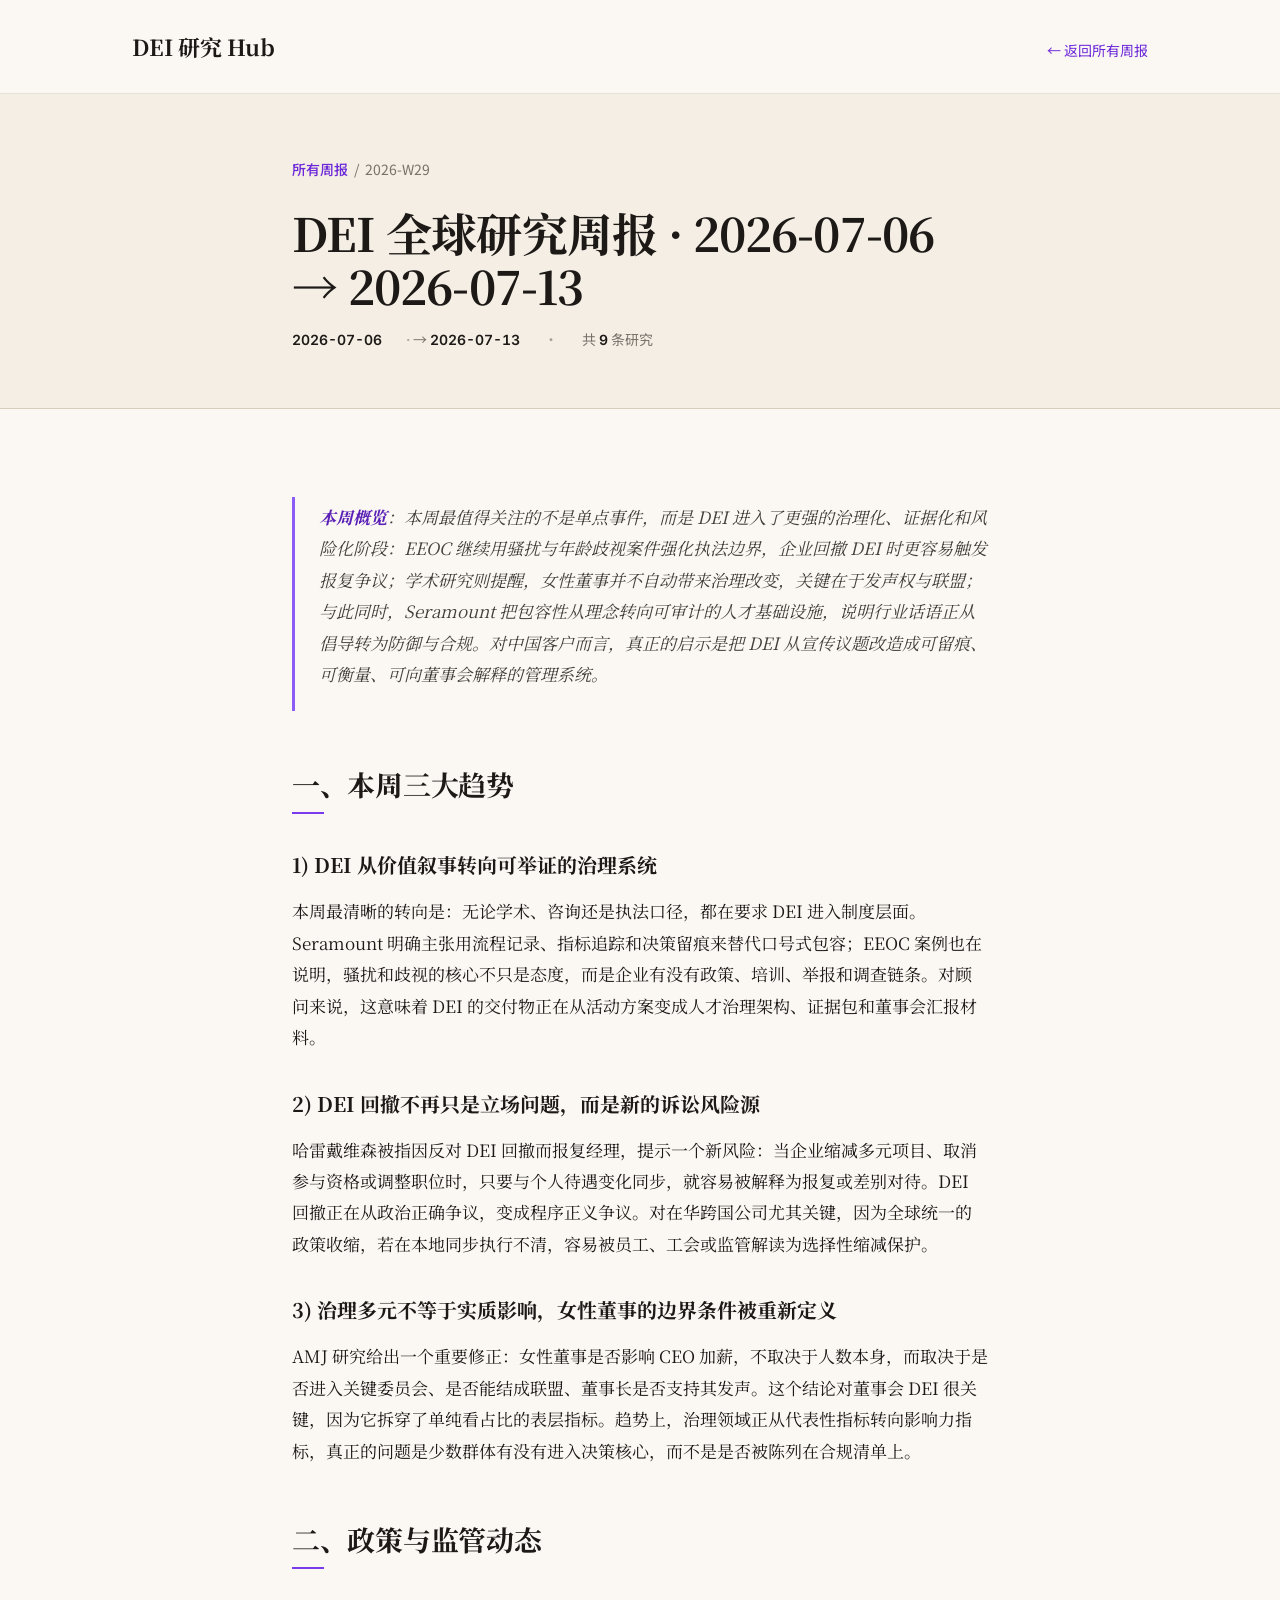
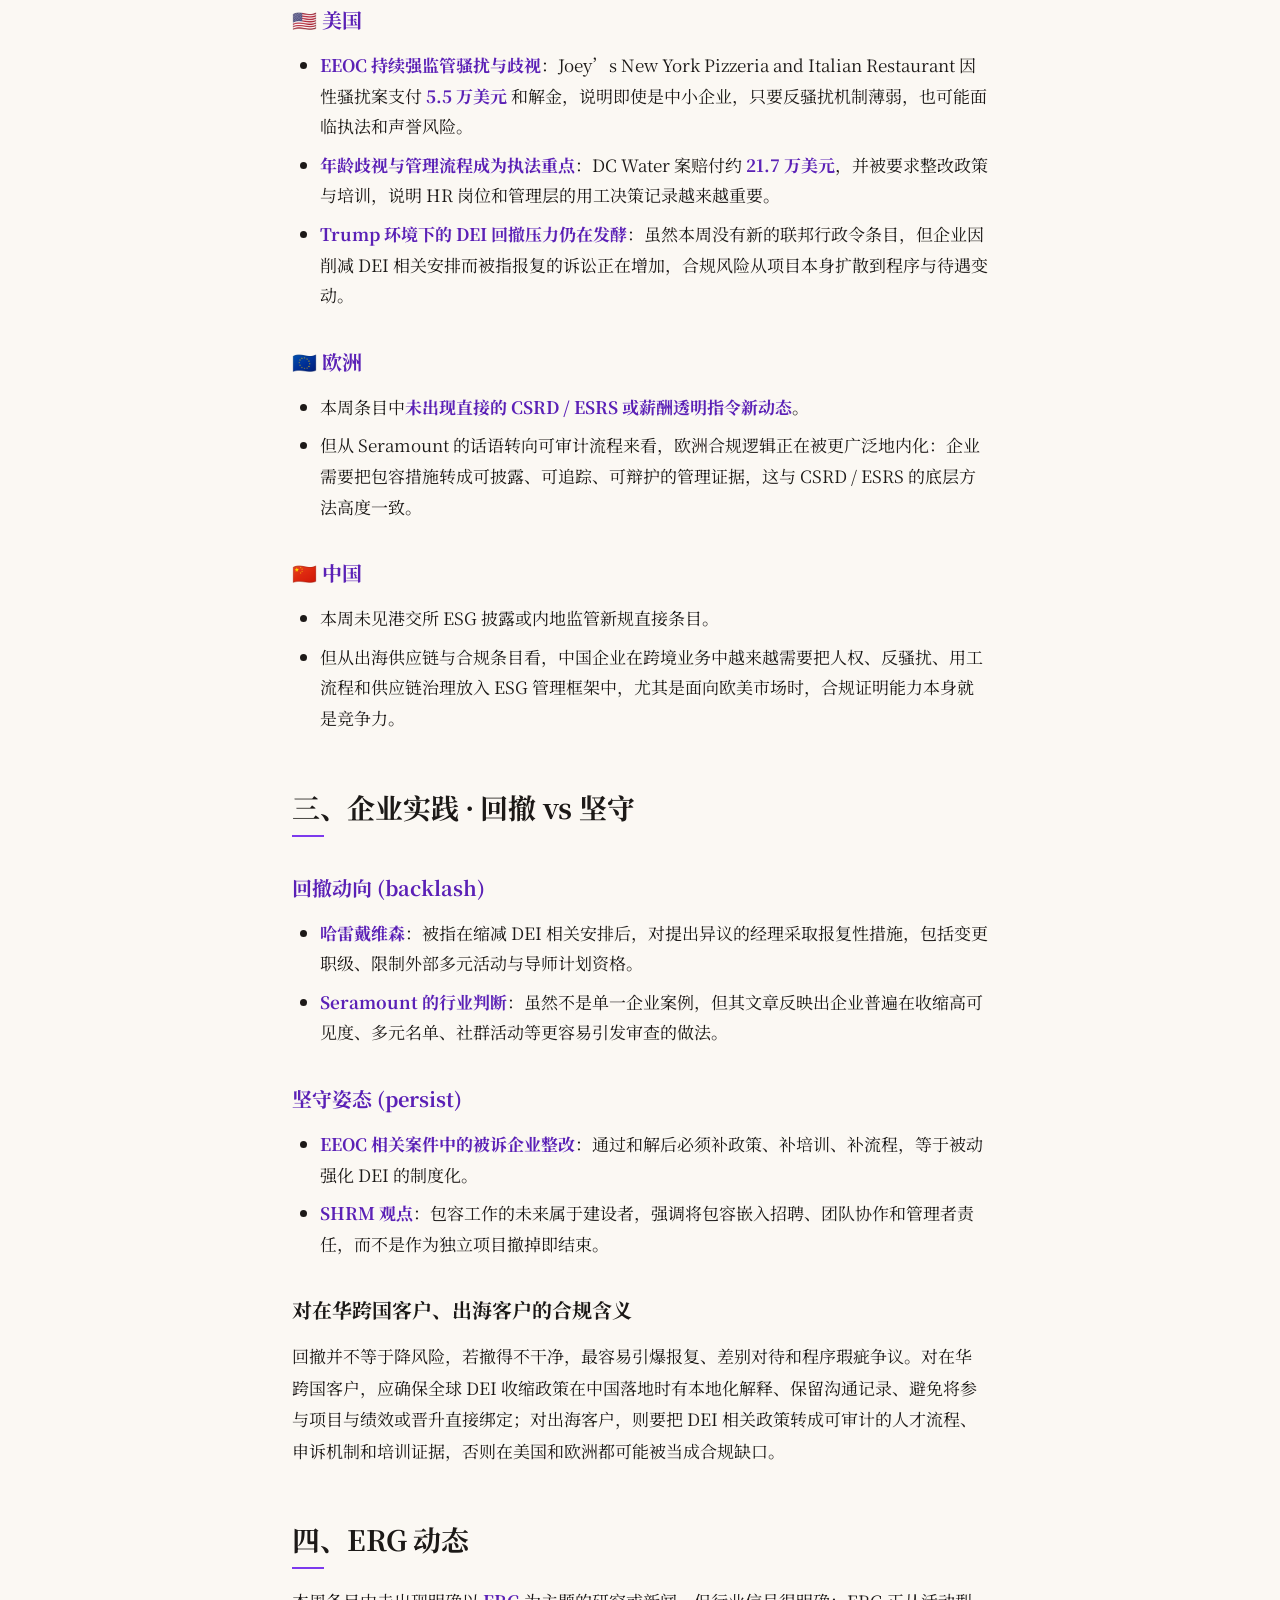
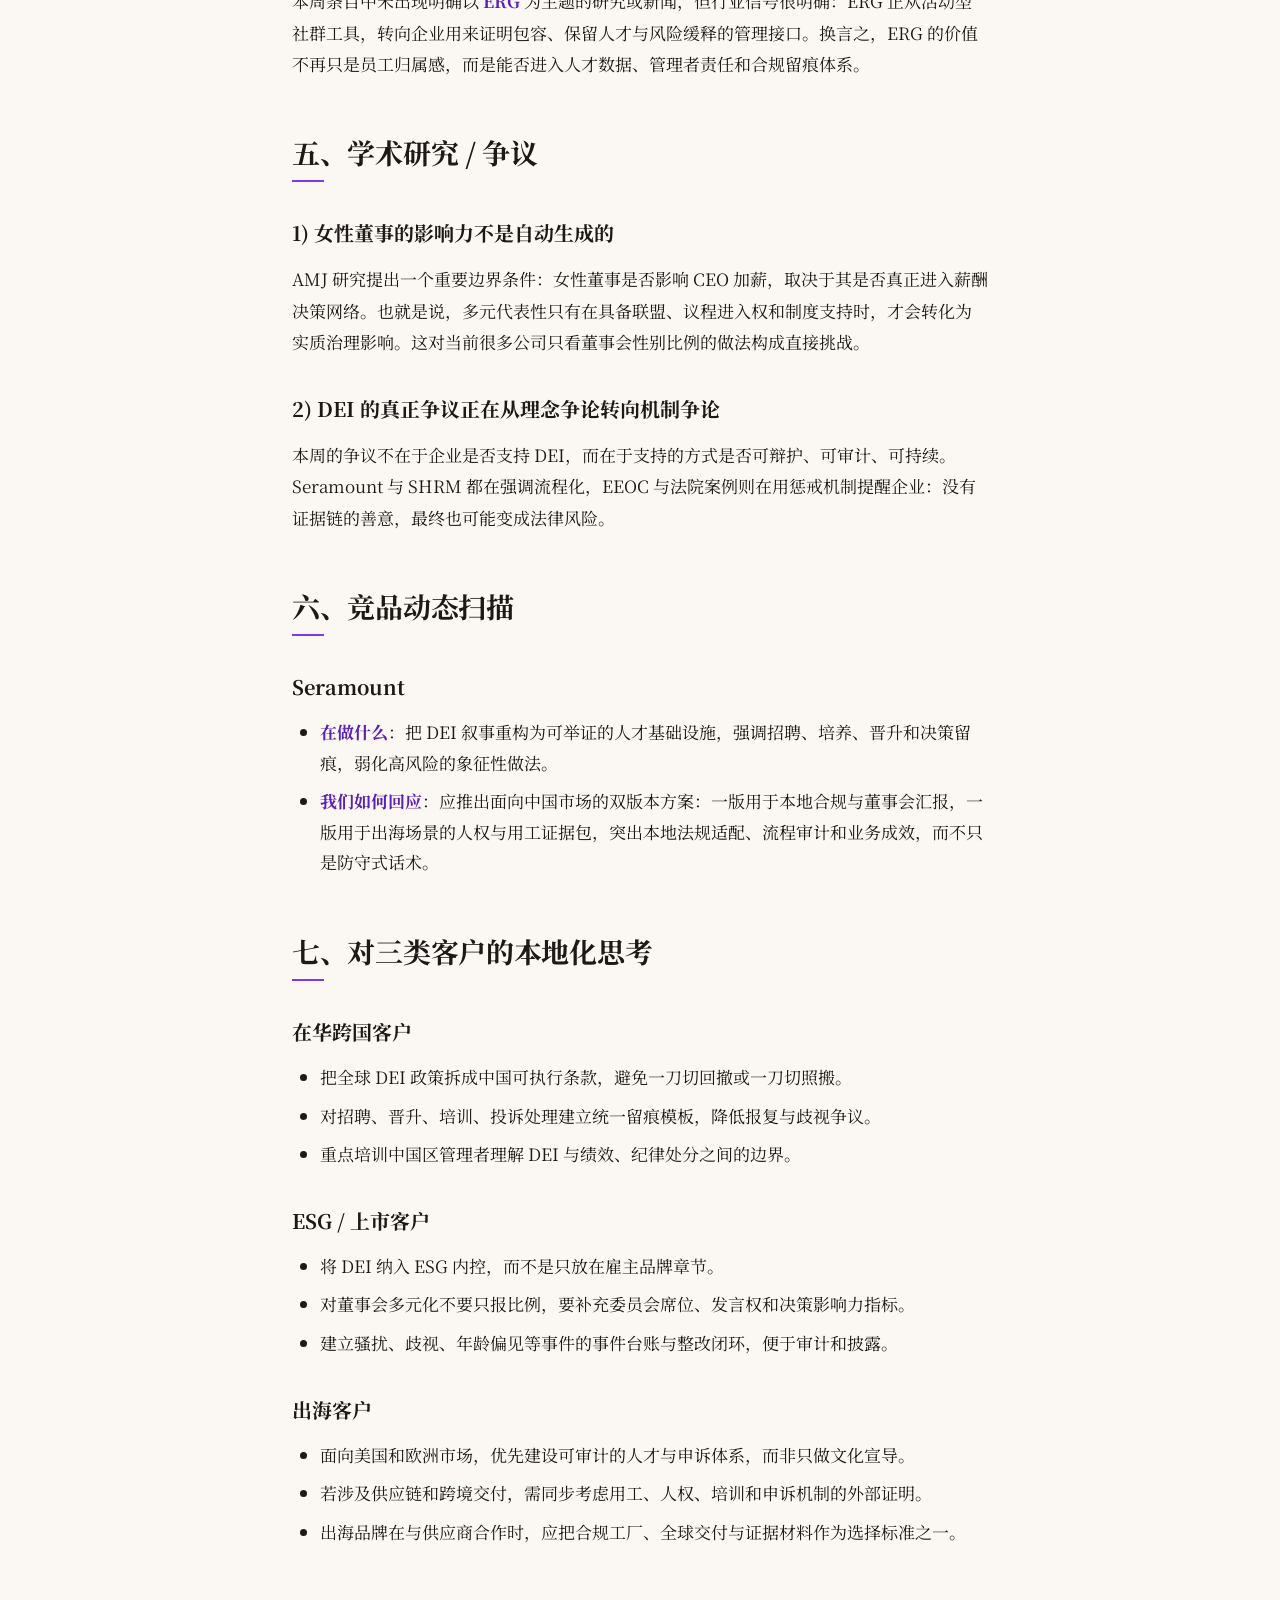
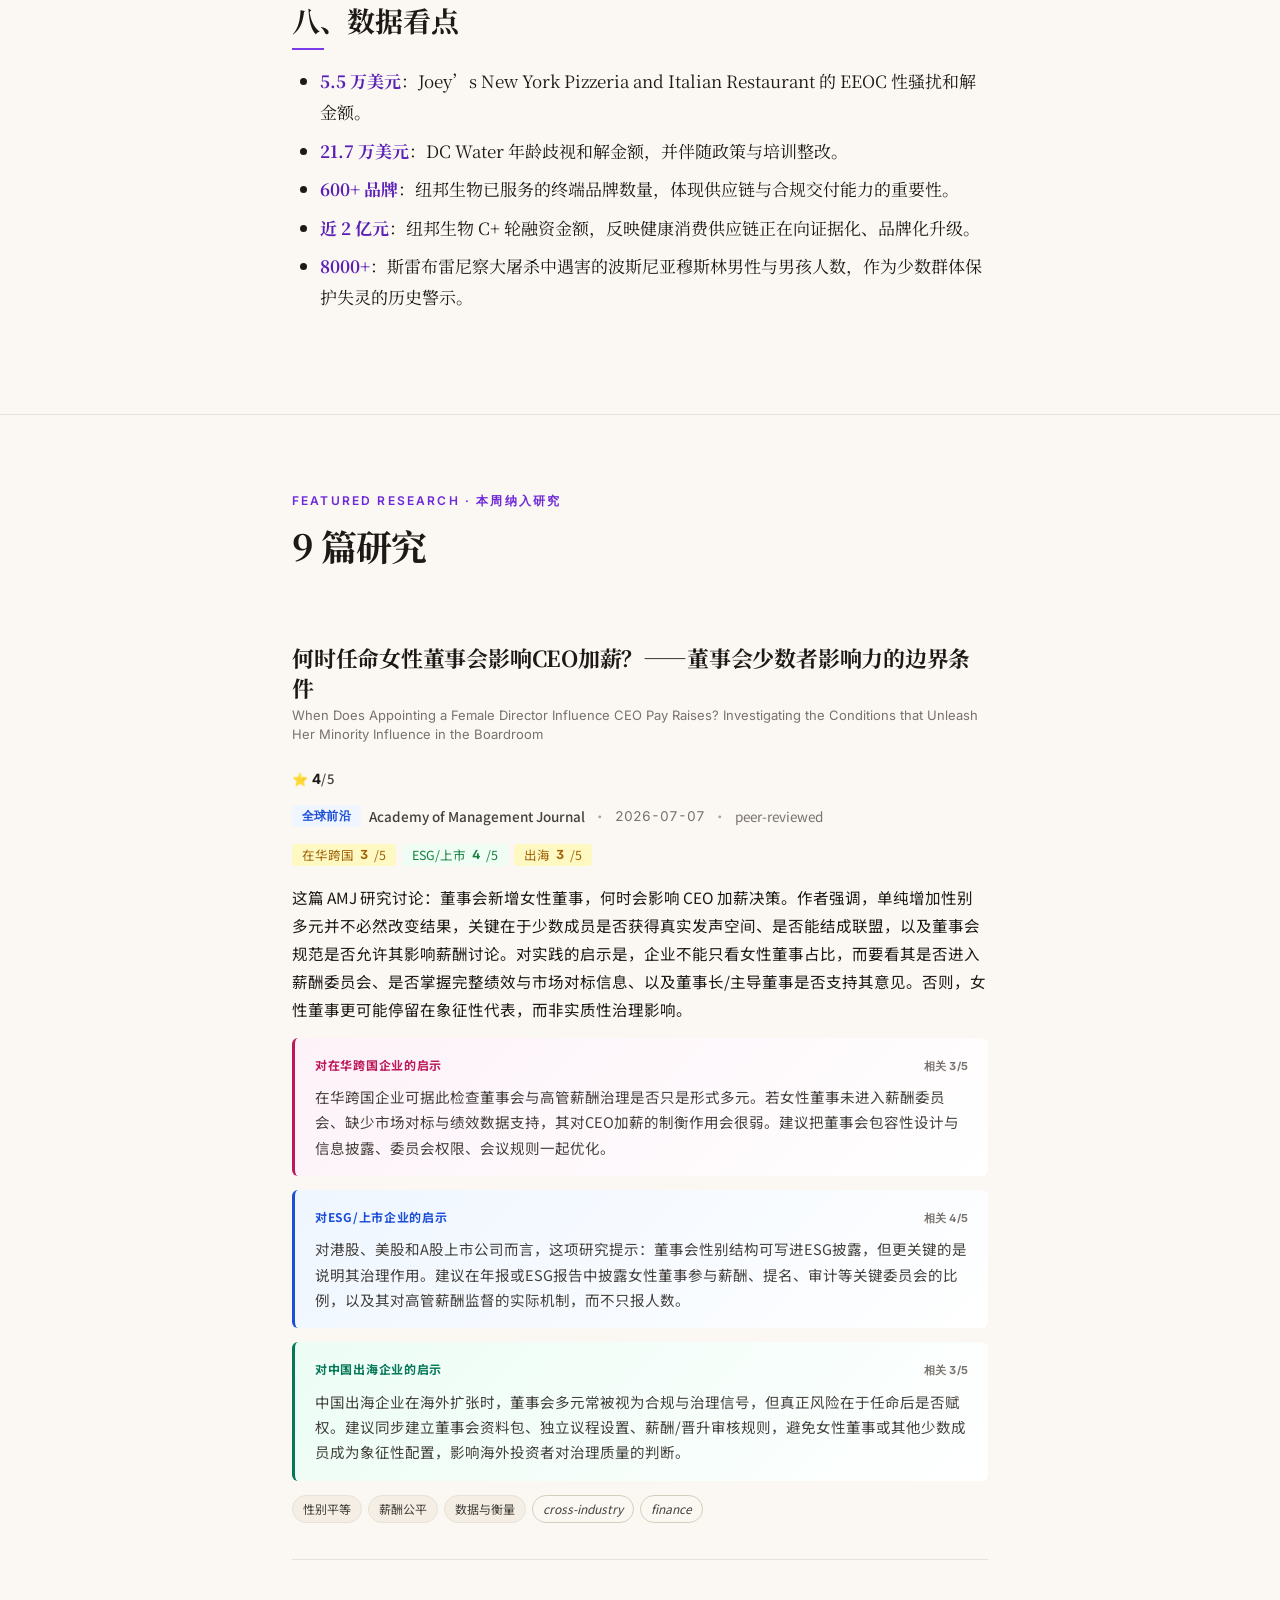
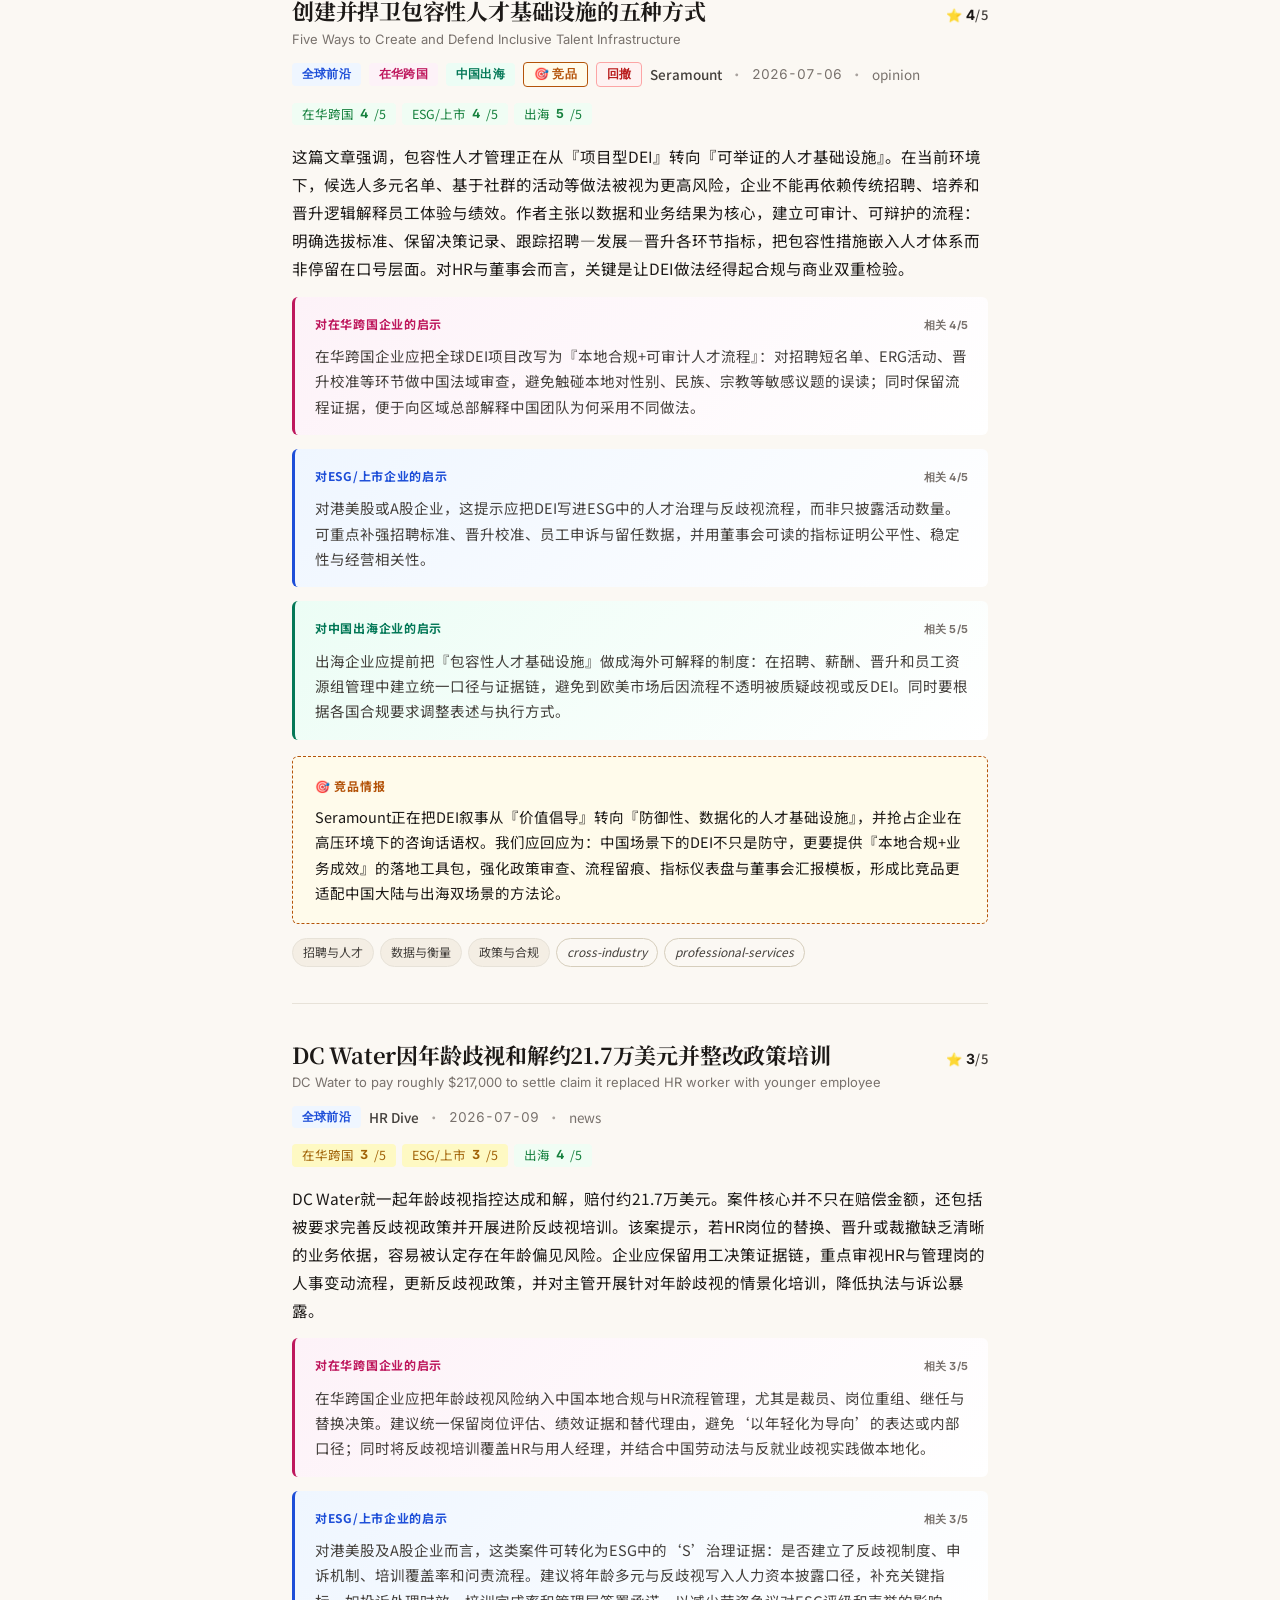
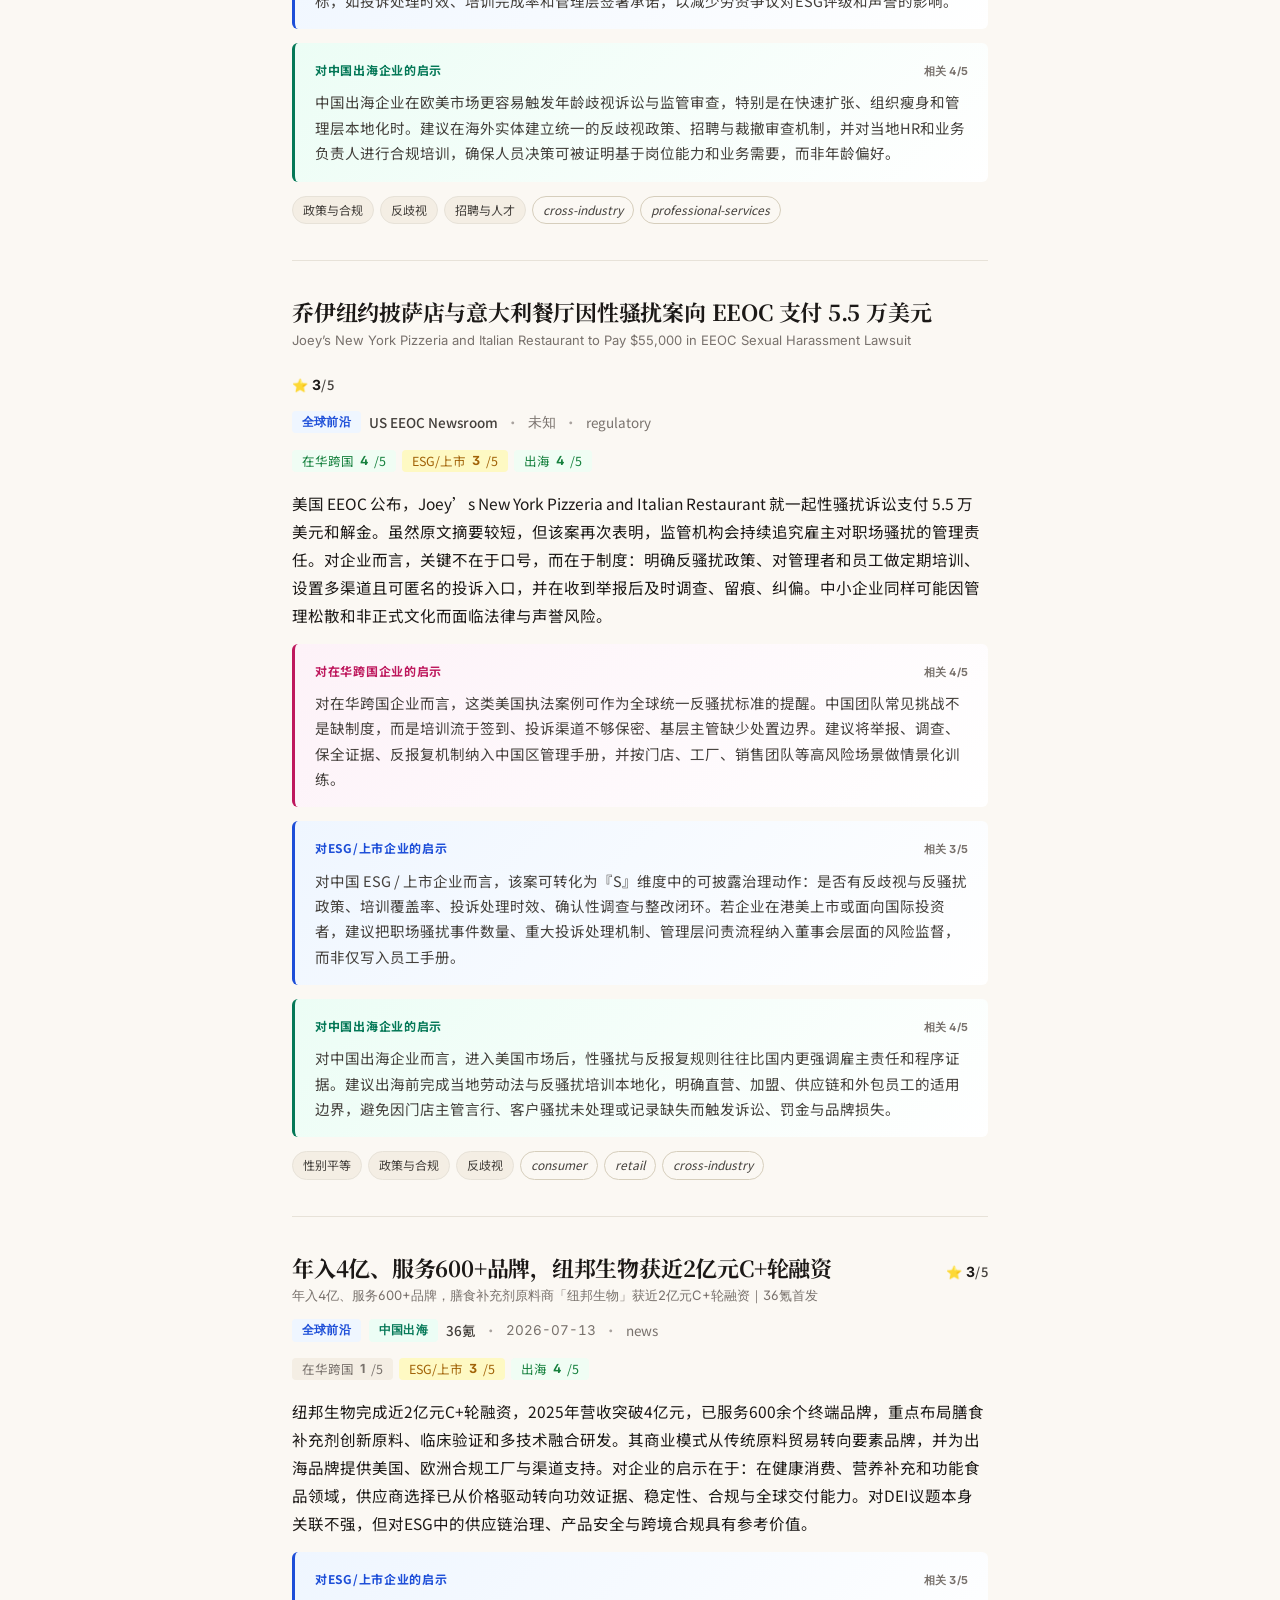
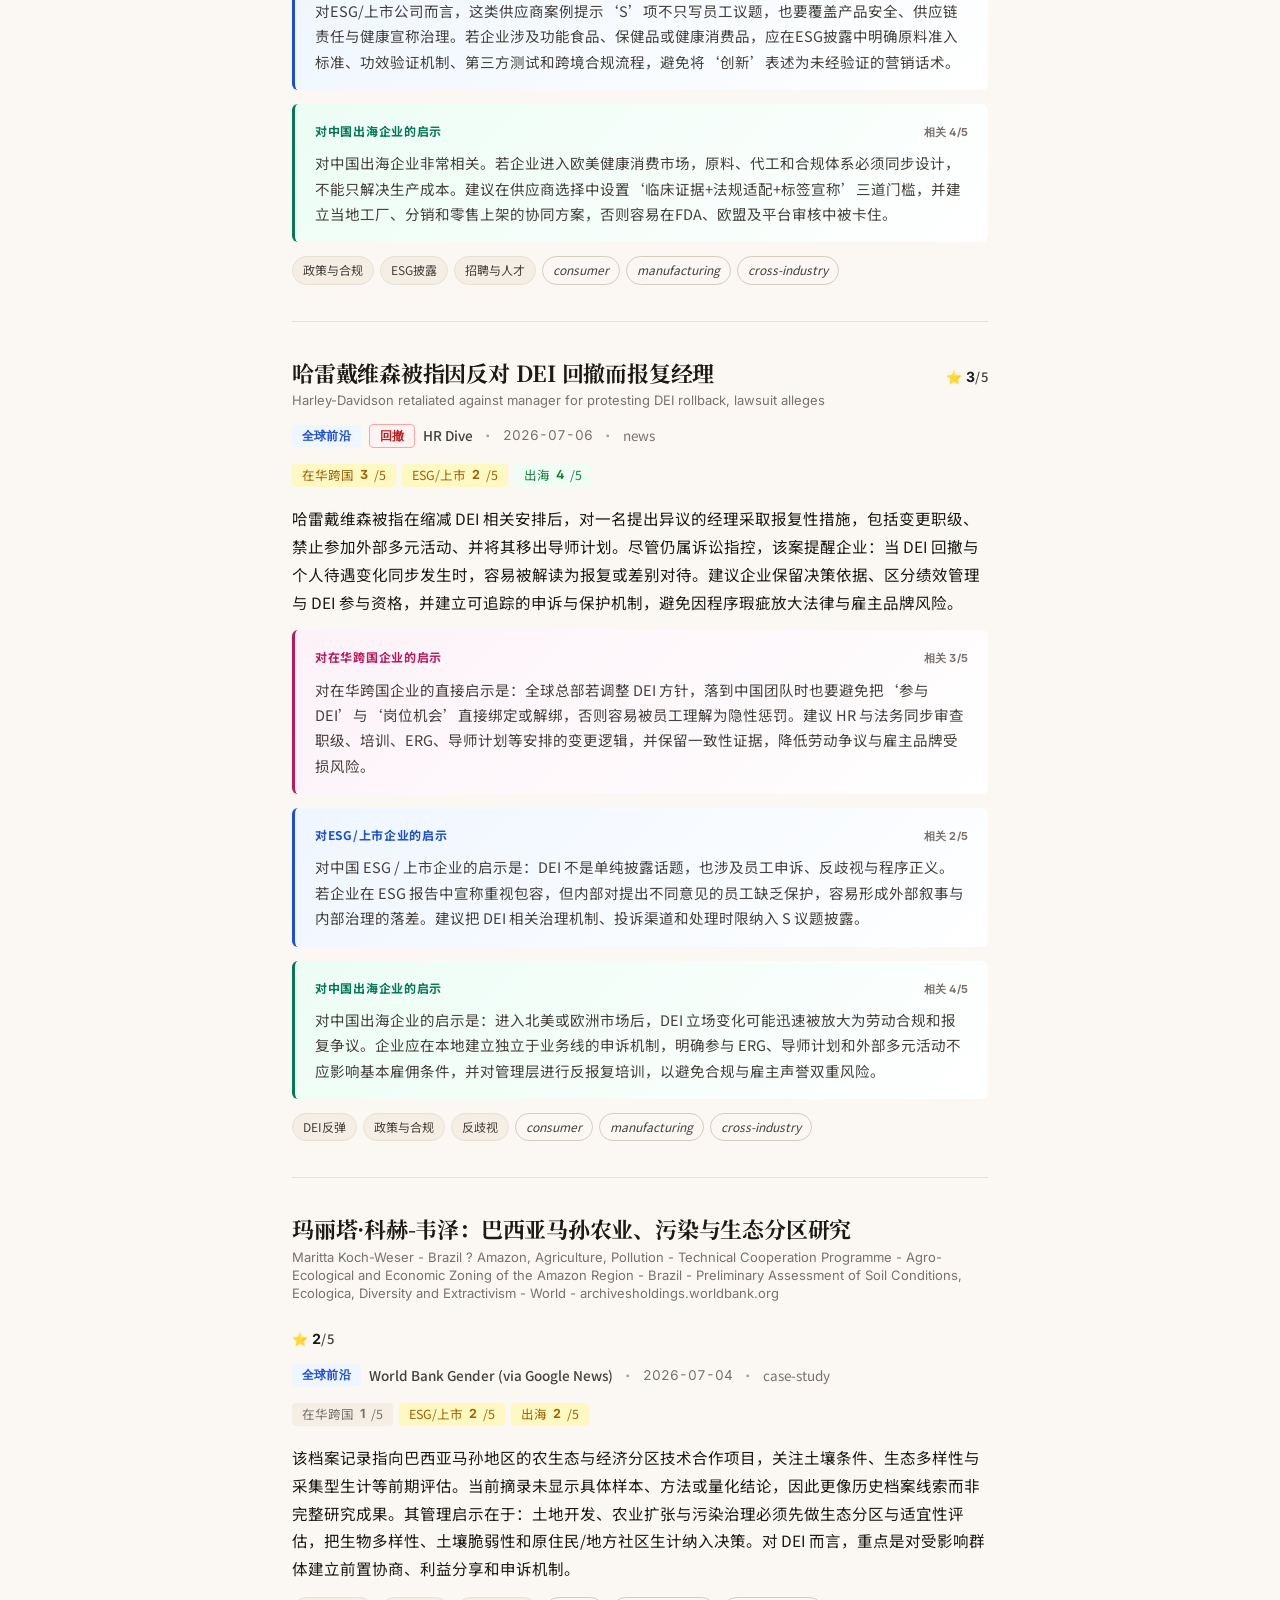
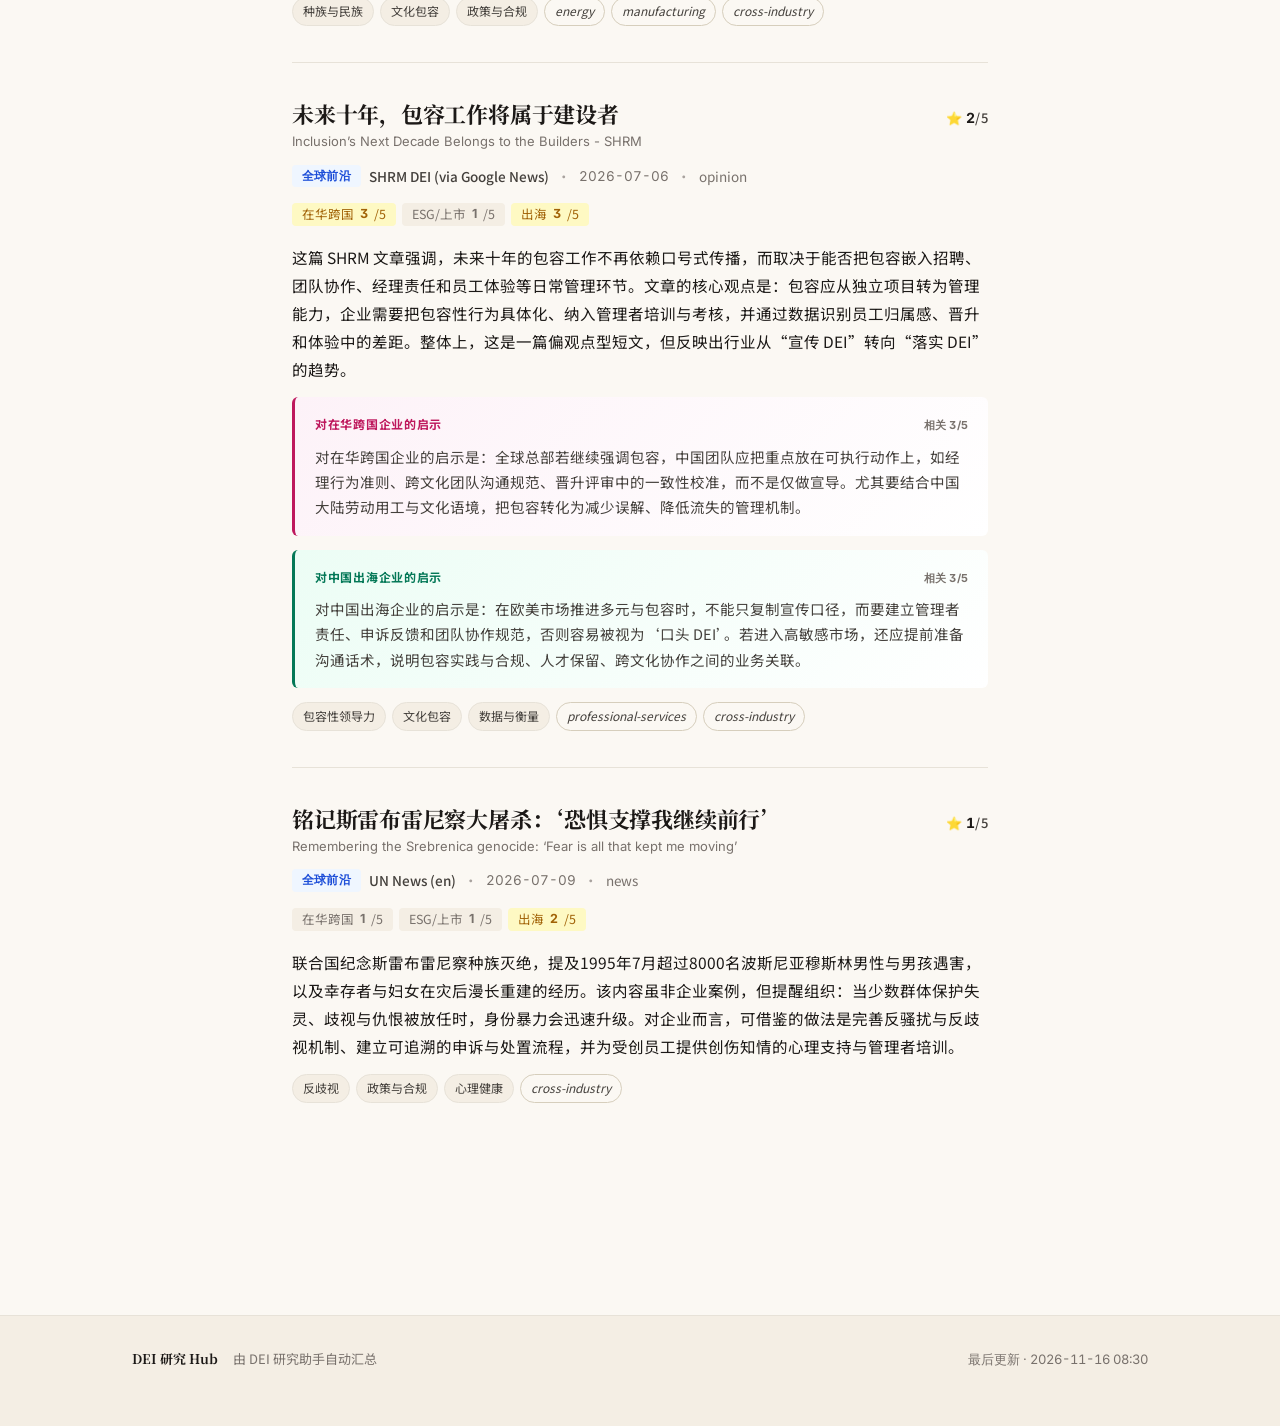
<file: weeks/2026-W29.html>
<!DOCTYPE html>
<html lang="zh-CN">
<head>
    <meta charset="UTF-8">
    <meta name="viewport" content="width=device-width, initial-scale=1.0">
    <meta name="generator" content="DEI Research Assistant">
    <meta name="description" content="全球 DEI 研究持续追踪 · 面向中国企业的本地化洞察">
    <title>DEI 全球研究周报 · 2026-07-06 → 2026-07-13 · DEI 研究 Hub</title>

    <link rel="preconnect" href="https://fonts.googleapis.com">
    <link rel="preconnect" href="https://fonts.gstatic.com" crossorigin>
    <link href="https://fonts.googleapis.com/css2?family=Inter:wght@400;500;600;700&family=Noto+Sans+SC:wght@400;500;700&family=Noto+Serif+SC:wght@500;700;900&display=swap" rel="stylesheet">

    <link rel="stylesheet" href="../assets/style.css">
</head>
<body>
    
<header class="site-header on-paper">
    <div class="container">
        <div class="row">
            <a class="brand" href="../index.html">DEI 研究 Hub</a>
            <span class="nav-back"><a href="../index.html">← 返回所有周报</a></span>
        </div>
    </div>
</header>

<div class="week-hero">
    <div class="container-narrow">
        <div class="breadcrumb">
            <a href="../index.html">所有周报</a> &nbsp;/&nbsp; 2026-W29
        </div>
        <h1>DEI 全球研究周报 · 2026-07-06 → 2026-07-13</h1>
        <div class="meta-row">
            <span><span class="num">2026-07-06</span> → <span class="num">2026-07-13</span></span>
            <span>共 <span class="num">9</span> 条研究</span>
        </div>
    </div>
</div>

<section class="container-narrow">
    <article class="narrative">
        <h1>DEI 全球研究周报 (2026-07-06 → 2026-07-13)</h1>
<blockquote>
<p><strong>本周概览</strong>：本周最值得关注的不是单点事件，而是 DEI 进入了更强的治理化、证据化和风险化阶段：EEOC 继续用骚扰与年龄歧视案件强化执法边界，企业回撤 DEI 时更容易触发报复争议；学术研究则提醒，女性董事并不自动带来治理改变，关键在于发声权与联盟；与此同时，Seramount 把包容性从理念转向可审计的人才基础设施，说明行业话语正从倡导转为防御与合规。对中国客户而言，真正的启示是把 DEI 从宣传议题改造成可留痕、可衡量、可向董事会解释的管理系统。</p>
</blockquote>
<h2>一、本周三大趋势</h2>
<h3>1) DEI 从价值叙事转向可举证的治理系统</h3>
<p>本周最清晰的转向是：无论学术、咨询还是执法口径，都在要求 DEI 进入制度层面。Seramount 明确主张用流程记录、指标追踪和决策留痕来替代口号式包容；EEOC 案例也在说明，骚扰和歧视的核心不只是态度，而是企业有没有政策、培训、举报和调查链条。对顾问来说，这意味着 DEI 的交付物正在从活动方案变成人才治理架构、证据包和董事会汇报材料。</p>
<h3>2) DEI 回撤不再只是立场问题，而是新的诉讼风险源</h3>
<p>哈雷戴维森被指因反对 DEI 回撤而报复经理，提示一个新风险：当企业缩减多元项目、取消参与资格或调整职位时，只要与个人待遇变化同步，就容易被解释为报复或差别对待。DEI 回撤正在从政治正确争议，变成程序正义争议。对在华跨国公司尤其关键，因为全球统一的政策收缩，若在本地同步执行不清，容易被员工、工会或监管解读为选择性缩减保护。</p>
<h3>3) 治理多元不等于实质影响，女性董事的边界条件被重新定义</h3>
<p>AMJ 研究给出一个重要修正：女性董事是否影响 CEO 加薪，不取决于人数本身，而取决于是否进入关键委员会、是否能结成联盟、董事长是否支持其发声。这个结论对董事会 DEI 很关键，因为它拆穿了单纯看占比的表层指标。趋势上，治理领域正从代表性指标转向影响力指标，真正的问题是少数群体有没有进入决策核心，而不是是否被陈列在合规清单上。</p>
<h2>二、政策与监管动态</h2>
<h3>🇺🇸 <strong>美国</strong></h3>
<ul>
<li><strong>EEOC 持续强监管骚扰与歧视</strong>：Joey’s New York Pizzeria and Italian Restaurant 因性骚扰案支付 <strong>5.5 万美元</strong> 和解金，说明即使是中小企业，只要反骚扰机制薄弱，也可能面临执法和声誉风险。</li>
<li><strong>年龄歧视与管理流程成为执法重点</strong>：DC Water 案赔付约 <strong>21.7 万美元</strong>，并被要求整改政策与培训，说明 HR 岗位和管理层的用工决策记录越来越重要。</li>
<li><strong>Trump 环境下的 DEI 回撤压力仍在发酵</strong>：虽然本周没有新的联邦行政令条目，但企业因削减 DEI 相关安排而被指报复的诉讼正在增加，合规风险从项目本身扩散到程序与待遇变动。</li>
</ul>
<h3>🇪🇺 <strong>欧洲</strong></h3>
<ul>
<li>本周条目中<strong>未出现直接的 CSRD / ESRS 或薪酬透明指令新动态</strong>。  </li>
<li>但从 Seramount 的话语转向可审计流程来看，欧洲合规逻辑正在被更广泛地内化：企业需要把包容措施转成可披露、可追踪、可辩护的管理证据，这与 CSRD / ESRS 的底层方法高度一致。</li>
</ul>
<h3>🇨🇳 <strong>中国</strong></h3>
<ul>
<li>本周未见港交所 ESG 披露或内地监管新规直接条目。</li>
<li>但从出海供应链与合规条目看，中国企业在跨境业务中越来越需要把人权、反骚扰、用工流程和供应链治理放入 ESG 管理框架中，尤其是面向欧美市场时，合规证明能力本身就是竞争力。</li>
</ul>
<h2>三、企业实践 · 回撤 vs 坚守</h2>
<h3><strong>回撤动向 (backlash)</strong></h3>
<ul>
<li><strong>哈雷戴维森</strong>：被指在缩减 DEI 相关安排后，对提出异议的经理采取报复性措施，包括变更职级、限制外部多元活动与导师计划资格。</li>
<li><strong>Seramount 的行业判断</strong>：虽然不是单一企业案例，但其文章反映出企业普遍在收缩高可见度、多元名单、社群活动等更容易引发审查的做法。</li>
</ul>
<h3><strong>坚守姿态 (persist)</strong></h3>
<ul>
<li><strong>EEOC 相关案件中的被诉企业整改</strong>：通过和解后必须补政策、补培训、补流程，等于被动强化 DEI 的制度化。</li>
<li><strong>SHRM 观点</strong>：包容工作的未来属于建设者，强调将包容嵌入招聘、团队协作和管理者责任，而不是作为独立项目撤掉即结束。</li>
</ul>
<h3>对在华跨国客户、出海客户的合规含义</h3>
<p>回撤并不等于降风险，若撤得不干净，最容易引爆报复、差别对待和程序瑕疵争议。对在华跨国客户，应确保全球 DEI 收缩政策在中国落地时有本地化解释、保留沟通记录、避免将参与项目与绩效或晋升直接绑定；对出海客户，则要把 DEI 相关政策转成可审计的人才流程、申诉机制和培训证据，否则在美国和欧洲都可能被当成合规缺口。</p>
<h2>四、ERG 动态</h2>
<p>本周条目中未出现明确以 <strong>ERG</strong> 为主题的研究或新闻，但行业信号很明确：ERG 正从活动型社群工具，转向企业用来证明包容、保留人才与风险缓释的管理接口。换言之，ERG 的价值不再只是员工归属感，而是能否进入人才数据、管理者责任和合规留痕体系。</p>
<h2>五、学术研究 / 争议</h2>
<h3>1) 女性董事的影响力不是自动生成的</h3>
<p>AMJ 研究提出一个重要边界条件：女性董事是否影响 CEO 加薪，取决于其是否真正进入薪酬决策网络。也就是说，多元代表性只有在具备联盟、议程进入权和制度支持时，才会转化为实质治理影响。这对当前很多公司只看董事会性别比例的做法构成直接挑战。</p>
<h3>2) DEI 的真正争议正在从理念争论转向机制争论</h3>
<p>本周的争议不在于企业是否支持 DEI，而在于支持的方式是否可辩护、可审计、可持续。Seramount 与 SHRM 都在强调流程化，EEOC 与法院案例则在用惩戒机制提醒企业：没有证据链的善意，最终也可能变成法律风险。</p>
<h2>六、竞品动态扫描</h2>
<h3>Seramount</h3>
<ul>
<li><strong>在做什么</strong>：把 DEI 叙事重构为可举证的人才基础设施，强调招聘、培养、晋升和决策留痕，弱化高风险的象征性做法。</li>
<li><strong>我们如何回应</strong>：应推出面向中国市场的双版本方案：一版用于本地合规与董事会汇报，一版用于出海场景的人权与用工证据包，突出本地法规适配、流程审计和业务成效，而不只是防守式话术。</li>
</ul>
<h2>七、对三类客户的本地化思考</h2>
<h3>在华跨国客户</h3>
<ul>
<li>把全球 DEI 政策拆成中国可执行条款，避免一刀切回撤或一刀切照搬。</li>
<li>对招聘、晋升、培训、投诉处理建立统一留痕模板，降低报复与歧视争议。</li>
<li>重点培训中国区管理者理解 DEI 与绩效、纪律处分之间的边界。</li>
</ul>
<h3>ESG / 上市客户</h3>
<ul>
<li>将 DEI 纳入 ESG 内控，而不是只放在雇主品牌章节。</li>
<li>对董事会多元化不要只报比例，要补充委员会席位、发言权和决策影响力指标。</li>
<li>建立骚扰、歧视、年龄偏见等事件的事件台账与整改闭环，便于审计和披露。</li>
</ul>
<h3>出海客户</h3>
<ul>
<li>面向美国和欧洲市场，优先建设可审计的人才与申诉体系，而非只做文化宣导。</li>
<li>若涉及供应链和跨境交付，需同步考虑用工、人权、培训和申诉机制的外部证明。</li>
<li>出海品牌在与供应商合作时，应把合规工厂、全球交付与证据材料作为选择标准之一。</li>
</ul>
<h2>八、数据看点</h2>
<ul>
<li><strong>5.5 万美元</strong>：Joey’s New York Pizzeria and Italian Restaurant 的 EEOC 性骚扰和解金额。</li>
<li><strong>21.7 万美元</strong>：DC Water 年龄歧视和解金额，并伴随政策与培训整改。</li>
<li><strong>600+ 品牌</strong>：纽邦生物已服务的终端品牌数量，体现供应链与合规交付能力的重要性。</li>
<li><strong>近 2 亿元</strong>：纽邦生物 C+ 轮融资金额，反映健康消费供应链正在向证据化、品牌化升级。</li>
<li><strong>8000+</strong>：斯雷布雷尼察大屠杀中遇害的波斯尼亚穆斯林男性与男孩人数，作为少数群体保护失灵的历史警示。</li>
</ul>
    </article>
</section>


<section class="items-section">
    <div class="container-narrow">
        <div class="section-head">
            <p class="section-eyebrow">Featured Research · 本周纳入研究</p>
            <h2 class="section-title">9 篇研究</h2>
        </div>

        <div class="items">
        
            <article class="item v2-item">
                <div class="item-header">
                    <div class="item-title-block">
                        <h3 class="item-title"><a href="https://journals.aom.org/doi/abs/10.5465/amj.2023.0843?af=R" target="_blank" rel="noopener">何时任命女性董事会影响CEO加薪？——董事会少数者影响力的边界条件</a></h3>
                        
                        <p class="item-title-en">When Does Appointing a Female Director Influence CEO Pay Raises? Investigating the Conditions that Unleash Her Minority Influence in the Boardroom</p>
                        
                    </div>
                    <div class="item-scores">
                        <div class="overall-rel" title="综合相关性">⭐ <span class="num">4</span>/5</div>
                    </div>
                </div>

                <div class="item-meta-row">
                    
                    <span class="badge pillar pillar-global">全球前沿</span>
                    
                    
                    
                    <span class="meta-source">Academy of Management Journal</span>
                    <span class="meta-dot">·</span>
                    <span class="meta-date num">2026-07-07</span>
                    
                    <span class="meta-dot">·</span>
                    <span class="meta-evidence">peer-reviewed</span>
                    
                </div>

                
                <div class="client-rel-bar">
                    <span class="rel-cell mid">
                        在华跨国 <strong>3</strong>/5
                    </span>
                    <span class="rel-cell strong">
                        ESG/上市 <strong>4</strong>/5
                    </span>
                    <span class="rel-cell mid">
                        出海 <strong>3</strong>/5
                    </span>
                </div>

                <p class="item-summary">这篇 AMJ 研究讨论：董事会新增女性董事，何时会影响 CEO 加薪决策。作者强调，单纯增加性别多元并不必然改变结果，关键在于少数成员是否获得真实发声空间、是否能结成联盟，以及董事会规范是否允许其影响薪酬讨论。对实践的启示是，企业不能只看女性董事占比，而要看其是否进入薪酬委员会、是否掌握完整绩效与市场对标信息、以及董事长/主导董事是否支持其意见。否则，女性董事更可能停留在象征性代表，而非实质性治理影响。</p>

                
                
                <div class="implication imp-mnc">
                    <div class="imp-head">
                        <span class="imp-label">对在华跨国企业的启示</span>
                        <span class="imp-score">相关 3/5</span>
                    </div>
                    <p class="imp-text">在华跨国企业可据此检查董事会与高管薪酬治理是否只是形式多元。若女性董事未进入薪酬委员会、缺少市场对标与绩效数据支持，其对CEO加薪的制衡作用会很弱。建议把董事会包容性设计与信息披露、委员会权限、会议规则一起优化。</p>
                </div>
                
                <div class="implication imp-esg">
                    <div class="imp-head">
                        <span class="imp-label">对ESG/上市企业的启示</span>
                        <span class="imp-score">相关 4/5</span>
                    </div>
                    <p class="imp-text">对港股、美股和A股上市公司而言，这项研究提示：董事会性别结构可写进ESG披露，但更关键的是说明其治理作用。建议在年报或ESG报告中披露女性董事参与薪酬、提名、审计等关键委员会的比例，以及其对高管薪酬监督的实际机制，而不只报人数。</p>
                </div>
                
                <div class="implication imp-going">
                    <div class="imp-head">
                        <span class="imp-label">对中国出海企业的启示</span>
                        <span class="imp-score">相关 3/5</span>
                    </div>
                    <p class="imp-text">中国出海企业在海外扩张时，董事会多元常被视为合规与治理信号，但真正风险在于任命后是否赋权。建议同步建立董事会资料包、独立议程设置、薪酬/晋升审核规则，避免女性董事或其他少数成员成为象征性配置，影响海外投资者对治理质量的判断。</p>
                </div>
                

                
                

                
                <div class="item-tags">
                    <span class="tag">性别平等</span><span class="tag">薪酬公平</span><span class="tag">数据与衡量</span>
                    <span class="tag tag-industry">cross-industry</span><span class="tag tag-industry">finance</span>
                </div>
                
            </article>
        
            <article class="item v2-item">
                <div class="item-header">
                    <div class="item-title-block">
                        <h3 class="item-title"><a href="https://seramount.com/articles/five-ways-to-create-and-defend-inclusive-talent-infrastructure/" target="_blank" rel="noopener">创建并捍卫包容性人才基础设施的五种方式</a></h3>
                        
                        <p class="item-title-en">Five Ways to Create and Defend Inclusive Talent Infrastructure</p>
                        
                    </div>
                    <div class="item-scores">
                        <div class="overall-rel" title="综合相关性">⭐ <span class="num">4</span>/5</div>
                    </div>
                </div>

                <div class="item-meta-row">
                    
                    <span class="badge pillar pillar-global">全球前沿</span>
                    
                    <span class="badge pillar pillar-mnc_china">在华跨国</span>
                    
                    <span class="badge pillar pillar-china_going_global">中国出海</span>
                    
                    
                    <span class="badge competitor">🎯 竞品</span>
                    
                    
                    <span class="badge stance stance-backlash">回撤</span>
                    
                    <span class="meta-source">Seramount</span>
                    <span class="meta-dot">·</span>
                    <span class="meta-date num">2026-07-06</span>
                    
                    <span class="meta-dot">·</span>
                    <span class="meta-evidence">opinion</span>
                    
                </div>

                
                <div class="client-rel-bar">
                    <span class="rel-cell strong">
                        在华跨国 <strong>4</strong>/5
                    </span>
                    <span class="rel-cell strong">
                        ESG/上市 <strong>4</strong>/5
                    </span>
                    <span class="rel-cell strong">
                        出海 <strong>5</strong>/5
                    </span>
                </div>

                <p class="item-summary">这篇文章强调，包容性人才管理正在从『项目型DEI』转向『可举证的人才基础设施』。在当前环境下，候选人多元名单、基于社群的活动等做法被视为更高风险，企业不能再依赖传统招聘、培养和晋升逻辑解释员工体验与绩效。作者主张以数据和业务结果为核心，建立可审计、可辩护的流程：明确选拔标准、保留决策记录、跟踪招聘—发展—晋升各环节指标，把包容性措施嵌入人才体系而非停留在口号层面。对HR与董事会而言，关键是让DEI做法经得起合规与商业双重检验。</p>

                
                
                <div class="implication imp-mnc">
                    <div class="imp-head">
                        <span class="imp-label">对在华跨国企业的启示</span>
                        <span class="imp-score">相关 4/5</span>
                    </div>
                    <p class="imp-text">在华跨国企业应把全球DEI项目改写为『本地合规+可审计人才流程』：对招聘短名单、ERG活动、晋升校准等环节做中国法域审查，避免触碰本地对性别、民族、宗教等敏感议题的误读；同时保留流程证据，便于向区域总部解释中国团队为何采用不同做法。</p>
                </div>
                
                <div class="implication imp-esg">
                    <div class="imp-head">
                        <span class="imp-label">对ESG/上市企业的启示</span>
                        <span class="imp-score">相关 4/5</span>
                    </div>
                    <p class="imp-text">对港美股或A股企业，这提示应把DEI写进ESG中的人才治理与反歧视流程，而非只披露活动数量。可重点补强招聘标准、晋升校准、员工申诉与留任数据，并用董事会可读的指标证明公平性、稳定性与经营相关性。</p>
                </div>
                
                <div class="implication imp-going">
                    <div class="imp-head">
                        <span class="imp-label">对中国出海企业的启示</span>
                        <span class="imp-score">相关 5/5</span>
                    </div>
                    <p class="imp-text">出海企业应提前把『包容性人才基础设施』做成海外可解释的制度：在招聘、薪酬、晋升和员工资源组管理中建立统一口径与证据链，避免到欧美市场后因流程不透明被质疑歧视或反DEI。同时要根据各国合规要求调整表述与执行方式。</p>
                </div>
                

                
                
                <div class="competitor-intel">
                    <div class="ci-head">🎯 竞品情报</div>
                    <p class="ci-text">Seramount正在把DEI叙事从『价值倡导』转向『防御性、数据化的人才基础设施』，并抢占企业在高压环境下的咨询话语权。我们应回应为：中国场景下的DEI不只是防守，更要提供『本地合规+业务成效』的落地工具包，强化政策审查、流程留痕、指标仪表盘与董事会汇报模板，形成比竞品更适配中国大陆与出海双场景的方法论。</p>
                </div>
                

                
                <div class="item-tags">
                    <span class="tag">招聘与人才</span><span class="tag">数据与衡量</span><span class="tag">政策与合规</span>
                    <span class="tag tag-industry">cross-industry</span><span class="tag tag-industry">professional-services</span>
                </div>
                
            </article>
        
            <article class="item v2-item">
                <div class="item-header">
                    <div class="item-title-block">
                        <h3 class="item-title"><a href="https://www.hrdive.com/news/dc-water-hr-professional-settlement-eeoc/824874/" target="_blank" rel="noopener">DC Water因年龄歧视和解约21.7万美元并整改政策培训</a></h3>
                        
                        <p class="item-title-en">DC Water to pay roughly $217,000 to settle claim it replaced HR worker with younger employee</p>
                        
                    </div>
                    <div class="item-scores">
                        <div class="overall-rel" title="综合相关性">⭐ <span class="num">3</span>/5</div>
                    </div>
                </div>

                <div class="item-meta-row">
                    
                    <span class="badge pillar pillar-global">全球前沿</span>
                    
                    
                    
                    <span class="meta-source">HR Dive</span>
                    <span class="meta-dot">·</span>
                    <span class="meta-date num">2026-07-09</span>
                    
                    <span class="meta-dot">·</span>
                    <span class="meta-evidence">news</span>
                    
                </div>

                
                <div class="client-rel-bar">
                    <span class="rel-cell mid">
                        在华跨国 <strong>3</strong>/5
                    </span>
                    <span class="rel-cell mid">
                        ESG/上市 <strong>3</strong>/5
                    </span>
                    <span class="rel-cell strong">
                        出海 <strong>4</strong>/5
                    </span>
                </div>

                <p class="item-summary">DC Water就一起年龄歧视指控达成和解，赔付约21.7万美元。案件核心并不只在赔偿金额，还包括被要求完善反歧视政策并开展进阶反歧视培训。该案提示，若HR岗位的替换、晋升或裁撤缺乏清晰的业务依据，容易被认定存在年龄偏见风险。企业应保留用工决策证据链，重点审视HR与管理岗的人事变动流程，更新反歧视政策，并对主管开展针对年龄歧视的情景化培训，降低执法与诉讼暴露。</p>

                
                
                <div class="implication imp-mnc">
                    <div class="imp-head">
                        <span class="imp-label">对在华跨国企业的启示</span>
                        <span class="imp-score">相关 3/5</span>
                    </div>
                    <p class="imp-text">在华跨国企业应把年龄歧视风险纳入中国本地合规与HR流程管理，尤其是裁员、岗位重组、继任与替换决策。建议统一保留岗位评估、绩效证据和替代理由，避免‘以年轻化为导向’的表达或内部口径；同时将反歧视培训覆盖HR与用人经理，并结合中国劳动法与反就业歧视实践做本地化。</p>
                </div>
                
                <div class="implication imp-esg">
                    <div class="imp-head">
                        <span class="imp-label">对ESG/上市企业的启示</span>
                        <span class="imp-score">相关 3/5</span>
                    </div>
                    <p class="imp-text">对港美股及A股企业而言，这类案件可转化为ESG中的‘S’治理证据：是否建立了反歧视制度、申诉机制、培训覆盖率和问责流程。建议将年龄多元与反歧视写入人力资本披露口径，补充关键指标，如投诉处理时效、培训完成率和管理层签署承诺，以减少劳资争议对ESG评级和声誉的影响。</p>
                </div>
                
                <div class="implication imp-going">
                    <div class="imp-head">
                        <span class="imp-label">对中国出海企业的启示</span>
                        <span class="imp-score">相关 4/5</span>
                    </div>
                    <p class="imp-text">中国出海企业在欧美市场更容易触发年龄歧视诉讼与监管审查，特别是在快速扩张、组织瘦身和管理层本地化时。建议在海外实体建立统一的反歧视政策、招聘与裁撤审查机制，并对当地HR和业务负责人进行合规培训，确保人员决策可被证明基于岗位能力和业务需要，而非年龄偏好。</p>
                </div>
                

                
                

                
                <div class="item-tags">
                    <span class="tag">政策与合规</span><span class="tag">反歧视</span><span class="tag">招聘与人才</span>
                    <span class="tag tag-industry">cross-industry</span><span class="tag tag-industry">professional-services</span>
                </div>
                
            </article>
        
            <article class="item v2-item">
                <div class="item-header">
                    <div class="item-title-block">
                        <h3 class="item-title"><a href="https://www.eeoc.gov/newsroom/joeys-new-york-pizzeria-and-italian-restaurant-pay-55000-eeoc-sexual-harassment-lawsuit" target="_blank" rel="noopener">乔伊纽约披萨店与意大利餐厅因性骚扰案向 EEOC 支付 5.5 万美元</a></h3>
                        
                        <p class="item-title-en">Joey’s New York Pizzeria and Italian Restaurant to Pay $55,000 in EEOC Sexual Harassment Lawsuit</p>
                        
                    </div>
                    <div class="item-scores">
                        <div class="overall-rel" title="综合相关性">⭐ <span class="num">3</span>/5</div>
                    </div>
                </div>

                <div class="item-meta-row">
                    
                    <span class="badge pillar pillar-global">全球前沿</span>
                    
                    
                    
                    <span class="meta-source">US EEOC Newsroom</span>
                    <span class="meta-dot">·</span>
                    <span class="meta-date num">未知</span>
                    
                    <span class="meta-dot">·</span>
                    <span class="meta-evidence">regulatory</span>
                    
                </div>

                
                <div class="client-rel-bar">
                    <span class="rel-cell strong">
                        在华跨国 <strong>4</strong>/5
                    </span>
                    <span class="rel-cell mid">
                        ESG/上市 <strong>3</strong>/5
                    </span>
                    <span class="rel-cell strong">
                        出海 <strong>4</strong>/5
                    </span>
                </div>

                <p class="item-summary">美国 EEOC 公布，Joey’s New York Pizzeria and Italian Restaurant 就一起性骚扰诉讼支付 5.5 万美元和解金。虽然原文摘要较短，但该案再次表明，监管机构会持续追究雇主对职场骚扰的管理责任。对企业而言，关键不在于口号，而在于制度：明确反骚扰政策、对管理者和员工做定期培训、设置多渠道且可匿名的投诉入口，并在收到举报后及时调查、留痕、纠偏。中小企业同样可能因管理松散和非正式文化而面临法律与声誉风险。</p>

                
                
                <div class="implication imp-mnc">
                    <div class="imp-head">
                        <span class="imp-label">对在华跨国企业的启示</span>
                        <span class="imp-score">相关 4/5</span>
                    </div>
                    <p class="imp-text">对在华跨国企业而言，这类美国执法案例可作为全球统一反骚扰标准的提醒。中国团队常见挑战不是缺制度，而是培训流于签到、投诉渠道不够保密、基层主管缺少处置边界。建议将举报、调查、保全证据、反报复机制纳入中国区管理手册，并按门店、工厂、销售团队等高风险场景做情景化训练。</p>
                </div>
                
                <div class="implication imp-esg">
                    <div class="imp-head">
                        <span class="imp-label">对ESG/上市企业的启示</span>
                        <span class="imp-score">相关 3/5</span>
                    </div>
                    <p class="imp-text">对中国 ESG / 上市企业而言，该案可转化为『S』维度中的可披露治理动作：是否有反歧视与反骚扰政策、培训覆盖率、投诉处理时效、确认性调查与整改闭环。若企业在港美上市或面向国际投资者，建议把职场骚扰事件数量、重大投诉处理机制、管理层问责流程纳入董事会层面的风险监督，而非仅写入员工手册。</p>
                </div>
                
                <div class="implication imp-going">
                    <div class="imp-head">
                        <span class="imp-label">对中国出海企业的启示</span>
                        <span class="imp-score">相关 4/5</span>
                    </div>
                    <p class="imp-text">对中国出海企业而言，进入美国市场后，性骚扰与反报复规则往往比国内更强调雇主责任和程序证据。建议出海前完成当地劳动法与反骚扰培训本地化，明确直营、加盟、供应链和外包员工的适用边界，避免因门店主管言行、客户骚扰未处理或记录缺失而触发诉讼、罚金与品牌损失。</p>
                </div>
                

                
                

                
                <div class="item-tags">
                    <span class="tag">性别平等</span><span class="tag">政策与合规</span><span class="tag">反歧视</span>
                    <span class="tag tag-industry">consumer</span><span class="tag tag-industry">retail</span><span class="tag tag-industry">cross-industry</span>
                </div>
                
            </article>
        
            <article class="item v2-item">
                <div class="item-header">
                    <div class="item-title-block">
                        <h3 class="item-title"><a href="https://36kr.com/p/3890940898867712?f=rss" target="_blank" rel="noopener">年入4亿、服务600+品牌，纽邦生物获近2亿元C+轮融资</a></h3>
                        
                        <p class="item-title-en">年入4亿、服务600+品牌，膳食补充剂原料商「纽邦生物」获近2亿元C+轮融资｜36氪首发</p>
                        
                    </div>
                    <div class="item-scores">
                        <div class="overall-rel" title="综合相关性">⭐ <span class="num">3</span>/5</div>
                    </div>
                </div>

                <div class="item-meta-row">
                    
                    <span class="badge pillar pillar-global">全球前沿</span>
                    
                    <span class="badge pillar pillar-china_going_global">中国出海</span>
                    
                    
                    
                    <span class="meta-source">36氪</span>
                    <span class="meta-dot">·</span>
                    <span class="meta-date num">2026-07-13</span>
                    
                    <span class="meta-dot">·</span>
                    <span class="meta-evidence">news</span>
                    
                </div>

                
                <div class="client-rel-bar">
                    <span class="rel-cell weak">
                        在华跨国 <strong>1</strong>/5
                    </span>
                    <span class="rel-cell mid">
                        ESG/上市 <strong>3</strong>/5
                    </span>
                    <span class="rel-cell strong">
                        出海 <strong>4</strong>/5
                    </span>
                </div>

                <p class="item-summary">纽邦生物完成近2亿元C+轮融资，2025年营收突破4亿元，已服务600余个终端品牌，重点布局膳食补充剂创新原料、临床验证和多技术融合研发。其商业模式从传统原料贸易转向要素品牌，并为出海品牌提供美国、欧洲合规工厂与渠道支持。对企业的启示在于：在健康消费、营养补充和功能食品领域，供应商选择已从价格驱动转向功效证据、稳定性、合规与全球交付能力。对DEI议题本身关联不强，但对ESG中的供应链治理、产品安全与跨境合规具有参考价值。</p>

                
                
                <div class="implication imp-esg">
                    <div class="imp-head">
                        <span class="imp-label">对ESG/上市企业的启示</span>
                        <span class="imp-score">相关 3/5</span>
                    </div>
                    <p class="imp-text">对ESG/上市公司而言，这类供应商案例提示‘S’项不只写员工议题，也要覆盖产品安全、供应链责任与健康宣称治理。若企业涉及功能食品、保健品或健康消费品，应在ESG披露中明确原料准入标准、功效验证机制、第三方测试和跨境合规流程，避免将‘创新’表述为未经验证的营销话术。</p>
                </div>
                
                <div class="implication imp-going">
                    <div class="imp-head">
                        <span class="imp-label">对中国出海企业的启示</span>
                        <span class="imp-score">相关 4/5</span>
                    </div>
                    <p class="imp-text">对中国出海企业非常相关。若企业进入欧美健康消费市场，原料、代工和合规体系必须同步设计，不能只解决生产成本。建议在供应商选择中设置‘临床证据+法规适配+标签宣称’三道门槛，并建立当地工厂、分销和零售上架的协同方案，否则容易在FDA、欧盟及平台审核中被卡住。</p>
                </div>
                

                
                

                
                <div class="item-tags">
                    <span class="tag">政策与合规</span><span class="tag">ESG披露</span><span class="tag">招聘与人才</span>
                    <span class="tag tag-industry">consumer</span><span class="tag tag-industry">manufacturing</span><span class="tag tag-industry">cross-industry</span>
                </div>
                
            </article>
        
            <article class="item v2-item">
                <div class="item-header">
                    <div class="item-title-block">
                        <h3 class="item-title"><a href="https://www.hrdive.com/news/harley-davidson-retaliated-against-manager-for-protesting-dei-rollback-law/824496/" target="_blank" rel="noopener">哈雷戴维森被指因反对 DEI 回撤而报复经理</a></h3>
                        
                        <p class="item-title-en">Harley-Davidson retaliated against manager for protesting DEI rollback, lawsuit alleges</p>
                        
                    </div>
                    <div class="item-scores">
                        <div class="overall-rel" title="综合相关性">⭐ <span class="num">3</span>/5</div>
                    </div>
                </div>

                <div class="item-meta-row">
                    
                    <span class="badge pillar pillar-global">全球前沿</span>
                    
                    
                    
                    <span class="badge stance stance-backlash">回撤</span>
                    
                    <span class="meta-source">HR Dive</span>
                    <span class="meta-dot">·</span>
                    <span class="meta-date num">2026-07-06</span>
                    
                    <span class="meta-dot">·</span>
                    <span class="meta-evidence">news</span>
                    
                </div>

                
                <div class="client-rel-bar">
                    <span class="rel-cell mid">
                        在华跨国 <strong>3</strong>/5
                    </span>
                    <span class="rel-cell mid">
                        ESG/上市 <strong>2</strong>/5
                    </span>
                    <span class="rel-cell strong">
                        出海 <strong>4</strong>/5
                    </span>
                </div>

                <p class="item-summary">哈雷戴维森被指在缩减 DEI 相关安排后，对一名提出异议的经理采取报复性措施，包括变更职级、禁止参加外部多元活动、并将其移出导师计划。尽管仍属诉讼指控，该案提醒企业：当 DEI 回撤与个人待遇变化同步发生时，容易被解读为报复或差别对待。建议企业保留决策依据、区分绩效管理与 DEI 参与资格，并建立可追踪的申诉与保护机制，避免因程序瑕疵放大法律与雇主品牌风险。</p>

                
                
                <div class="implication imp-mnc">
                    <div class="imp-head">
                        <span class="imp-label">对在华跨国企业的启示</span>
                        <span class="imp-score">相关 3/5</span>
                    </div>
                    <p class="imp-text">对在华跨国企业的直接启示是：全球总部若调整 DEI 方针，落到中国团队时也要避免把‘参与 DEI’与‘岗位机会’直接绑定或解绑，否则容易被员工理解为隐性惩罚。建议 HR 与法务同步审查职级、培训、ERG、导师计划等安排的变更逻辑，并保留一致性证据，降低劳动争议与雇主品牌受损风险。</p>
                </div>
                
                <div class="implication imp-esg">
                    <div class="imp-head">
                        <span class="imp-label">对ESG/上市企业的启示</span>
                        <span class="imp-score">相关 2/5</span>
                    </div>
                    <p class="imp-text">对中国 ESG / 上市企业的启示是：DEI 不是单纯披露话题，也涉及员工申诉、反歧视与程序正义。若企业在 ESG 报告中宣称重视包容，但内部对提出不同意见的员工缺乏保护，容易形成外部叙事与内部治理的落差。建议把 DEI 相关治理机制、投诉渠道和处理时限纳入 S 议题披露。</p>
                </div>
                
                <div class="implication imp-going">
                    <div class="imp-head">
                        <span class="imp-label">对中国出海企业的启示</span>
                        <span class="imp-score">相关 4/5</span>
                    </div>
                    <p class="imp-text">对中国出海企业的启示是：进入北美或欧洲市场后，DEI 立场变化可能迅速被放大为劳动合规和报复争议。企业应在本地建立独立于业务线的申诉机制，明确参与 ERG、导师计划和外部多元活动不应影响基本雇佣条件，并对管理层进行反报复培训，以避免合规与雇主声誉双重风险。</p>
                </div>
                

                
                

                
                <div class="item-tags">
                    <span class="tag">DEI反弹</span><span class="tag">政策与合规</span><span class="tag">反歧视</span>
                    <span class="tag tag-industry">consumer</span><span class="tag tag-industry">manufacturing</span><span class="tag tag-industry">cross-industry</span>
                </div>
                
            </article>
        
            <article class="item v2-item">
                <div class="item-header">
                    <div class="item-title-block">
                        <h3 class="item-title"><a href="https://archivesholdings.worldbank.org/[base64]" target="_blank" rel="noopener">玛丽塔·科赫-韦泽：巴西亚马孙农业、污染与生态分区研究</a></h3>
                        
                        <p class="item-title-en">Maritta Koch-Weser - Brazil ? Amazon, Agriculture, Pollution - Technical Cooperation Programme - Agro-Ecological and Economic Zoning of the Amazon Region - Brazil - Preliminary Assessment of Soil Conditions, Ecologica, Diversity and Extractivism - World - archivesholdings.worldbank.org</p>
                        
                    </div>
                    <div class="item-scores">
                        <div class="overall-rel" title="综合相关性">⭐ <span class="num">2</span>/5</div>
                    </div>
                </div>

                <div class="item-meta-row">
                    
                    <span class="badge pillar pillar-global">全球前沿</span>
                    
                    
                    
                    <span class="meta-source">World Bank Gender (via Google News)</span>
                    <span class="meta-dot">·</span>
                    <span class="meta-date num">2026-07-04</span>
                    
                    <span class="meta-dot">·</span>
                    <span class="meta-evidence">case-study</span>
                    
                </div>

                
                <div class="client-rel-bar">
                    <span class="rel-cell weak">
                        在华跨国 <strong>1</strong>/5
                    </span>
                    <span class="rel-cell mid">
                        ESG/上市 <strong>2</strong>/5
                    </span>
                    <span class="rel-cell mid">
                        出海 <strong>2</strong>/5
                    </span>
                </div>

                <p class="item-summary">该档案记录指向巴西亚马孙地区的农生态与经济分区技术合作项目，关注土壤条件、生态多样性与采集型生计等前期评估。当前摘录未显示具体样本、方法或量化结论，因此更像历史档案线索而非完整研究成果。其管理启示在于：土地开发、农业扩张与污染治理必须先做生态分区与适宜性评估，把生物多样性、土壤脆弱性和原住民/地方社区生计纳入决策。对 DEI 而言，重点是对受影响群体建立前置协商、利益分享和申诉机制。</p>

                
                

                
                

                
                <div class="item-tags">
                    <span class="tag">种族与民族</span><span class="tag">文化包容</span><span class="tag">政策与合规</span>
                    <span class="tag tag-industry">energy</span><span class="tag tag-industry">manufacturing</span><span class="tag tag-industry">cross-industry</span>
                </div>
                
            </article>
        
            <article class="item v2-item">
                <div class="item-header">
                    <div class="item-title-block">
                        <h3 class="item-title"><a href="https://www.shrm.org/topics-tools/employment-law-compliance/inclusions-next-decade-belongs-to-builders" target="_blank" rel="noopener">未来十年，包容工作将属于建设者</a></h3>
                        
                        <p class="item-title-en">Inclusion’s Next Decade Belongs to the Builders - SHRM</p>
                        
                    </div>
                    <div class="item-scores">
                        <div class="overall-rel" title="综合相关性">⭐ <span class="num">2</span>/5</div>
                    </div>
                </div>

                <div class="item-meta-row">
                    
                    <span class="badge pillar pillar-global">全球前沿</span>
                    
                    
                    
                    <span class="meta-source">SHRM DEI (via Google News)</span>
                    <span class="meta-dot">·</span>
                    <span class="meta-date num">2026-07-06</span>
                    
                    <span class="meta-dot">·</span>
                    <span class="meta-evidence">opinion</span>
                    
                </div>

                
                <div class="client-rel-bar">
                    <span class="rel-cell mid">
                        在华跨国 <strong>3</strong>/5
                    </span>
                    <span class="rel-cell weak">
                        ESG/上市 <strong>1</strong>/5
                    </span>
                    <span class="rel-cell mid">
                        出海 <strong>3</strong>/5
                    </span>
                </div>

                <p class="item-summary">这篇 SHRM 文章强调，未来十年的包容工作不再依赖口号式传播，而取决于能否把包容嵌入招聘、团队协作、经理责任和员工体验等日常管理环节。文章的核心观点是：包容应从独立项目转为管理能力，企业需要把包容性行为具体化、纳入管理者培训与考核，并通过数据识别员工归属感、晋升和体验中的差距。整体上，这是一篇偏观点型短文，但反映出行业从“宣传 DEI”转向“落实 DEI”的趋势。</p>

                
                
                <div class="implication imp-mnc">
                    <div class="imp-head">
                        <span class="imp-label">对在华跨国企业的启示</span>
                        <span class="imp-score">相关 3/5</span>
                    </div>
                    <p class="imp-text">对在华跨国企业的启示是：全球总部若继续强调包容，中国团队应把重点放在可执行动作上，如经理行为准则、跨文化团队沟通规范、晋升评审中的一致性校准，而不是仅做宣导。尤其要结合中国大陆劳动用工与文化语境，把包容转化为减少误解、降低流失的管理机制。</p>
                </div>
                
                <div class="implication imp-going">
                    <div class="imp-head">
                        <span class="imp-label">对中国出海企业的启示</span>
                        <span class="imp-score">相关 3/5</span>
                    </div>
                    <p class="imp-text">对中国出海企业的启示是：在欧美市场推进多元与包容时，不能只复制宣传口径，而要建立管理者责任、申诉反馈和团队协作规范，否则容易被视为‘口头 DEI’。若进入高敏感市场，还应提前准备沟通话术，说明包容实践与合规、人才保留、跨文化协作之间的业务关联。</p>
                </div>
                

                
                

                
                <div class="item-tags">
                    <span class="tag">包容性领导力</span><span class="tag">文化包容</span><span class="tag">数据与衡量</span>
                    <span class="tag tag-industry">professional-services</span><span class="tag tag-industry">cross-industry</span>
                </div>
                
            </article>
        
            <article class="item v2-item">
                <div class="item-header">
                    <div class="item-title-block">
                        <h3 class="item-title"><a href="https://news.un.org/feed/view/en/story/2026/07/1167909" target="_blank" rel="noopener">铭记斯雷布雷尼察大屠杀：‘恐惧支撑我继续前行’</a></h3>
                        
                        <p class="item-title-en">Remembering the Srebrenica genocide: ‘Fear is all that kept me moving’</p>
                        
                    </div>
                    <div class="item-scores">
                        <div class="overall-rel" title="综合相关性">⭐ <span class="num">1</span>/5</div>
                    </div>
                </div>

                <div class="item-meta-row">
                    
                    <span class="badge pillar pillar-global">全球前沿</span>
                    
                    
                    
                    <span class="meta-source">UN News (en)</span>
                    <span class="meta-dot">·</span>
                    <span class="meta-date num">2026-07-09</span>
                    
                    <span class="meta-dot">·</span>
                    <span class="meta-evidence">news</span>
                    
                </div>

                
                <div class="client-rel-bar">
                    <span class="rel-cell weak">
                        在华跨国 <strong>1</strong>/5
                    </span>
                    <span class="rel-cell weak">
                        ESG/上市 <strong>1</strong>/5
                    </span>
                    <span class="rel-cell mid">
                        出海 <strong>2</strong>/5
                    </span>
                </div>

                <p class="item-summary">联合国纪念斯雷布雷尼察种族灭绝，提及1995年7月超过8000名波斯尼亚穆斯林男性与男孩遇害，以及幸存者与妇女在灾后漫长重建的经历。该内容虽非企业案例，但提醒组织：当少数群体保护失灵、歧视与仇恨被放任时，身份暴力会迅速升级。对企业而言，可借鉴的做法是完善反骚扰与反歧视机制、建立可追溯的申诉与处置流程，并为受创员工提供创伤知情的心理支持与管理者培训。</p>

                
                

                
                

                
                <div class="item-tags">
                    <span class="tag">反歧视</span><span class="tag">政策与合规</span><span class="tag">心理健康</span>
                    <span class="tag tag-industry">cross-industry</span>
                </div>
                
            </article>
        
        </div>
    </div>
</section>



    <footer class="site-footer">
        <div class="container">
            <div class="row">
                <div>
                    <span class="brand-mini">DEI 研究 Hub</span>
                    <span style="margin-left: 12px;">由 DEI 研究助手自动汇总</span>
                </div>
                <div class="font-en">最后更新 · 2026-11-16 08:30</div>
            </div>
        </div>
    </footer>
</body>
</html>
</file>
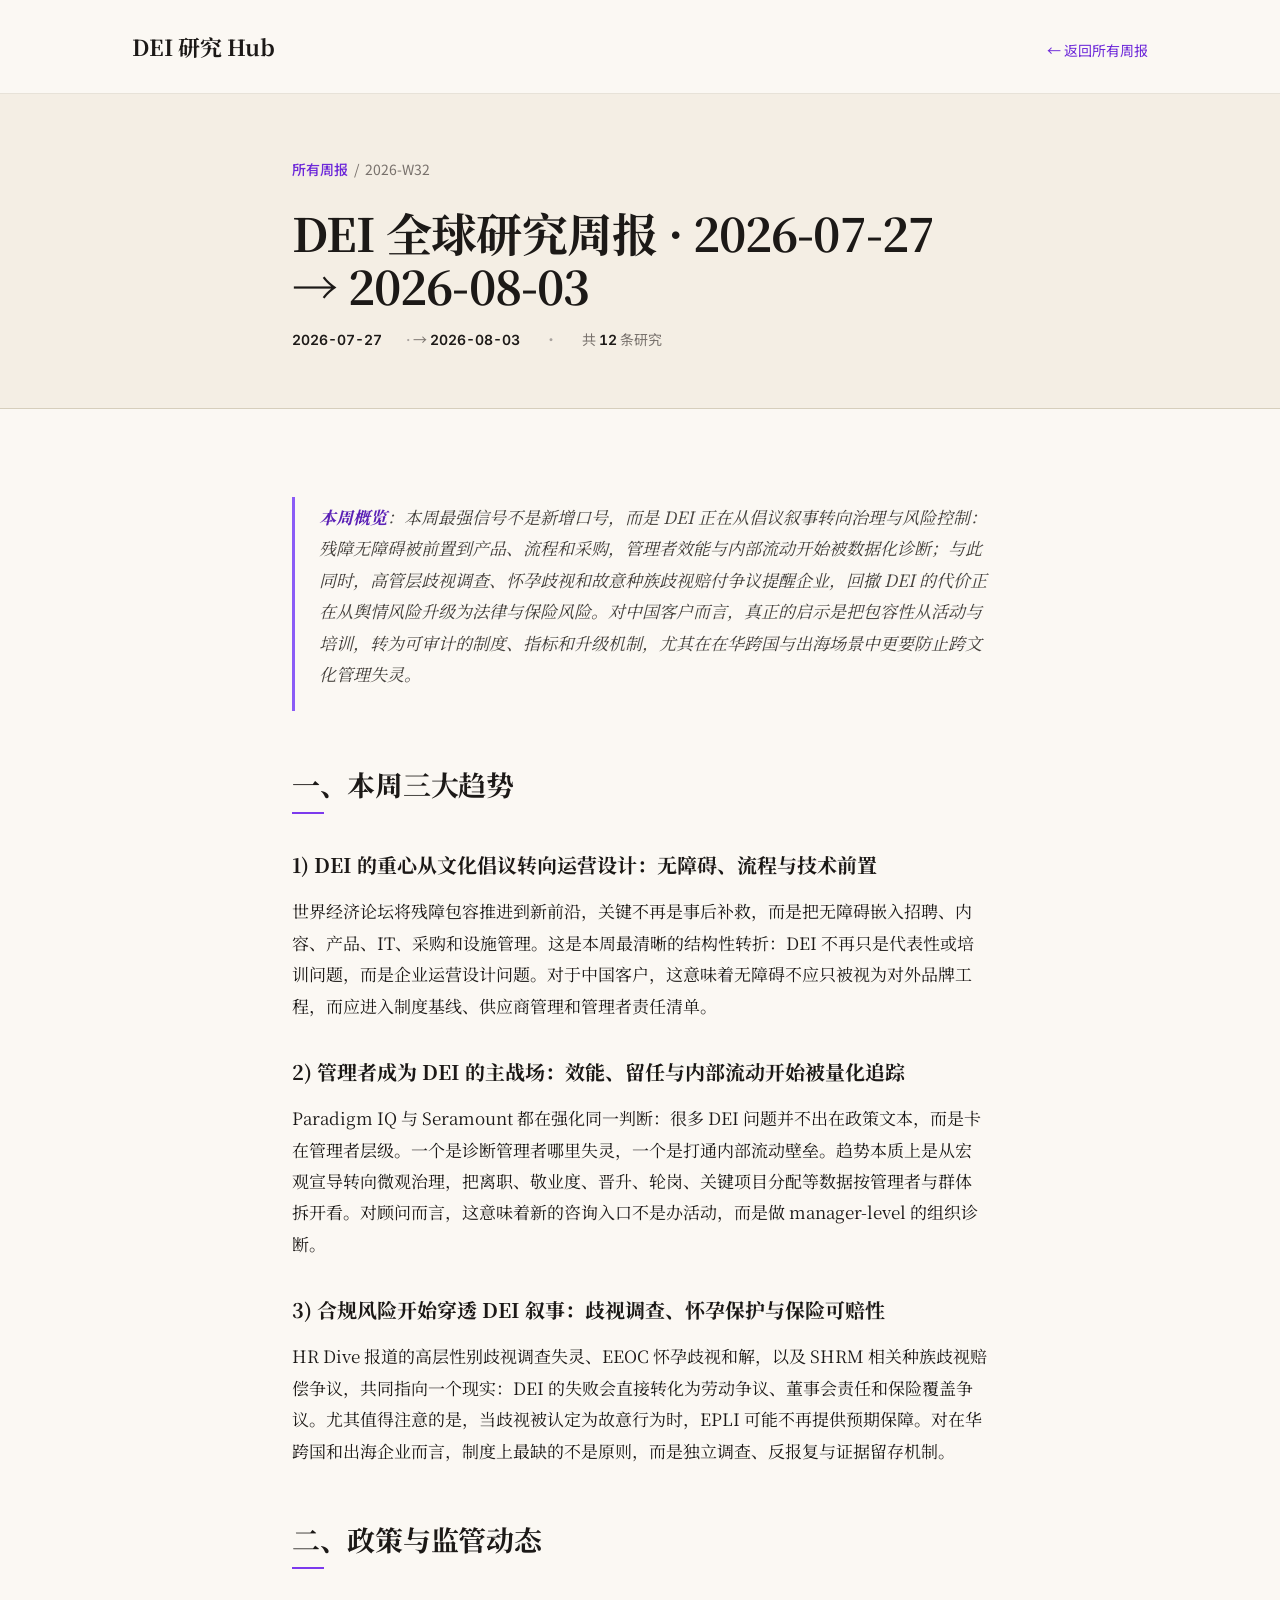
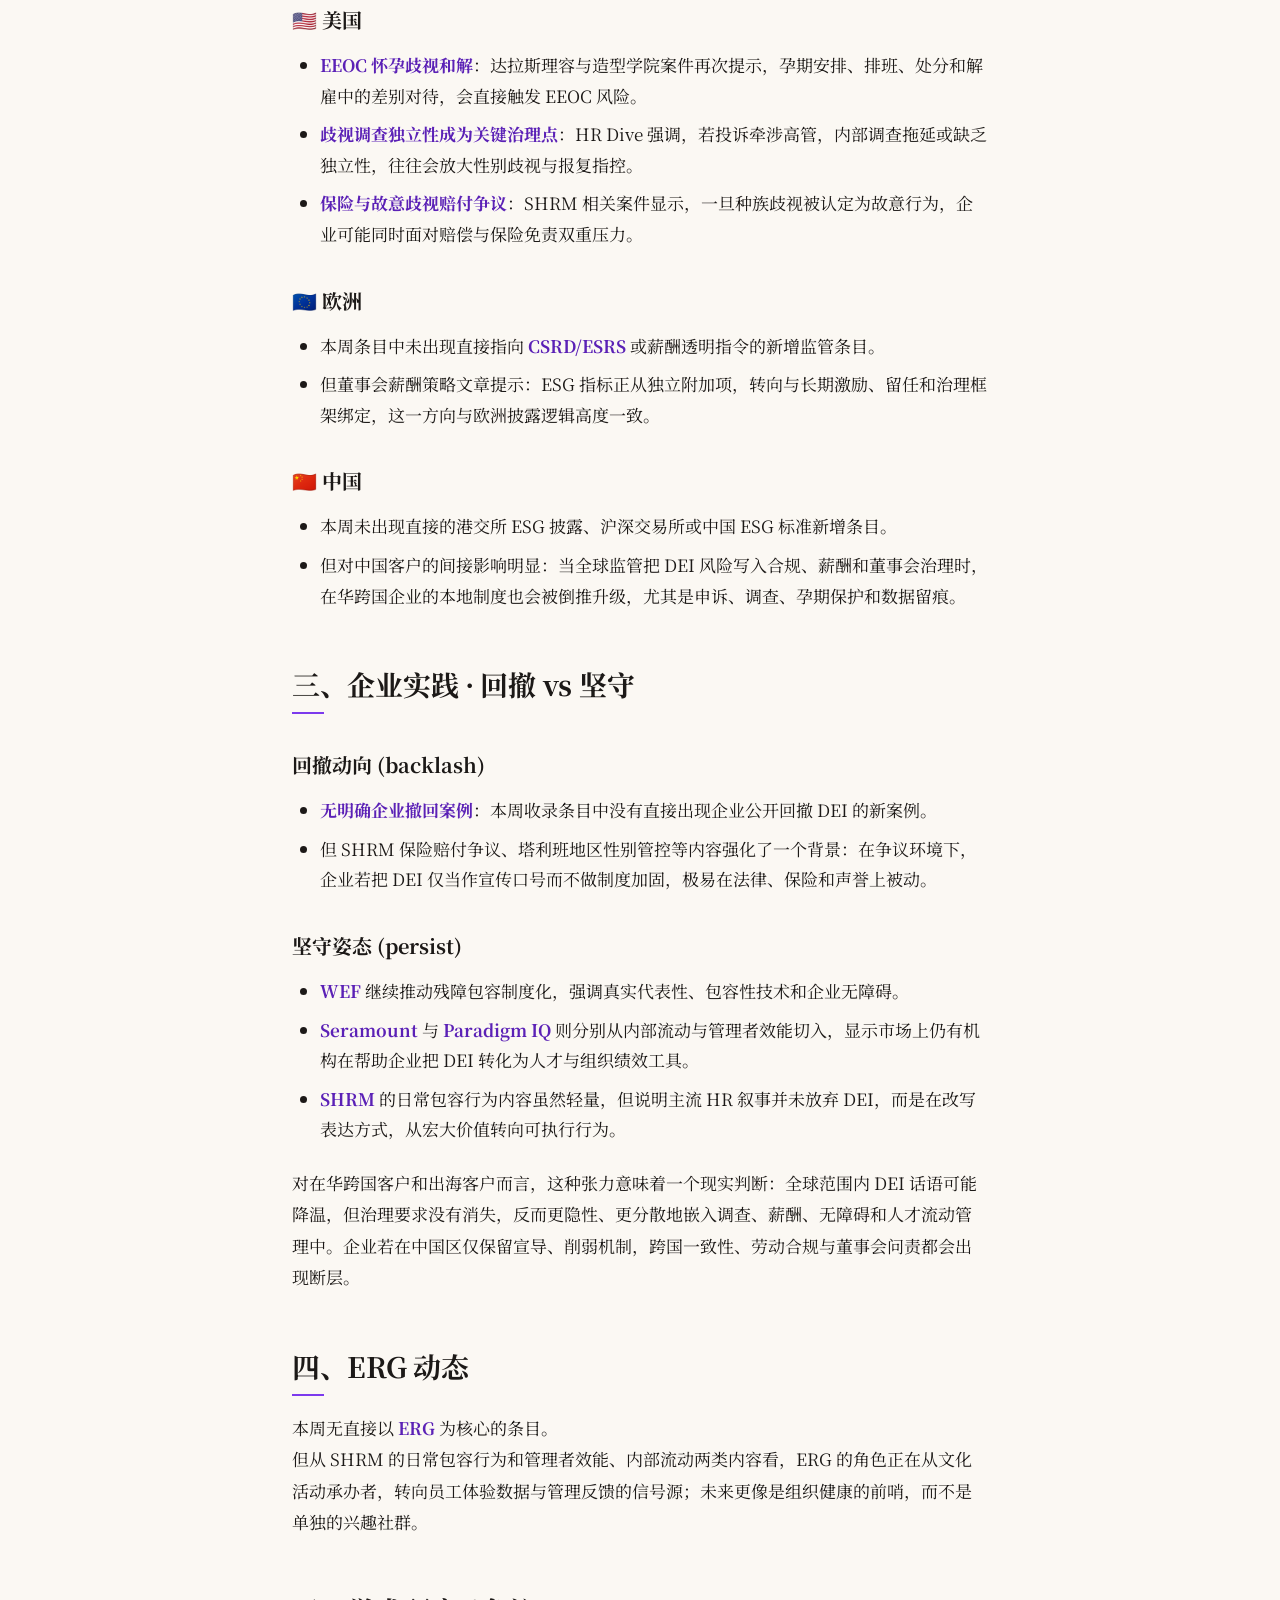
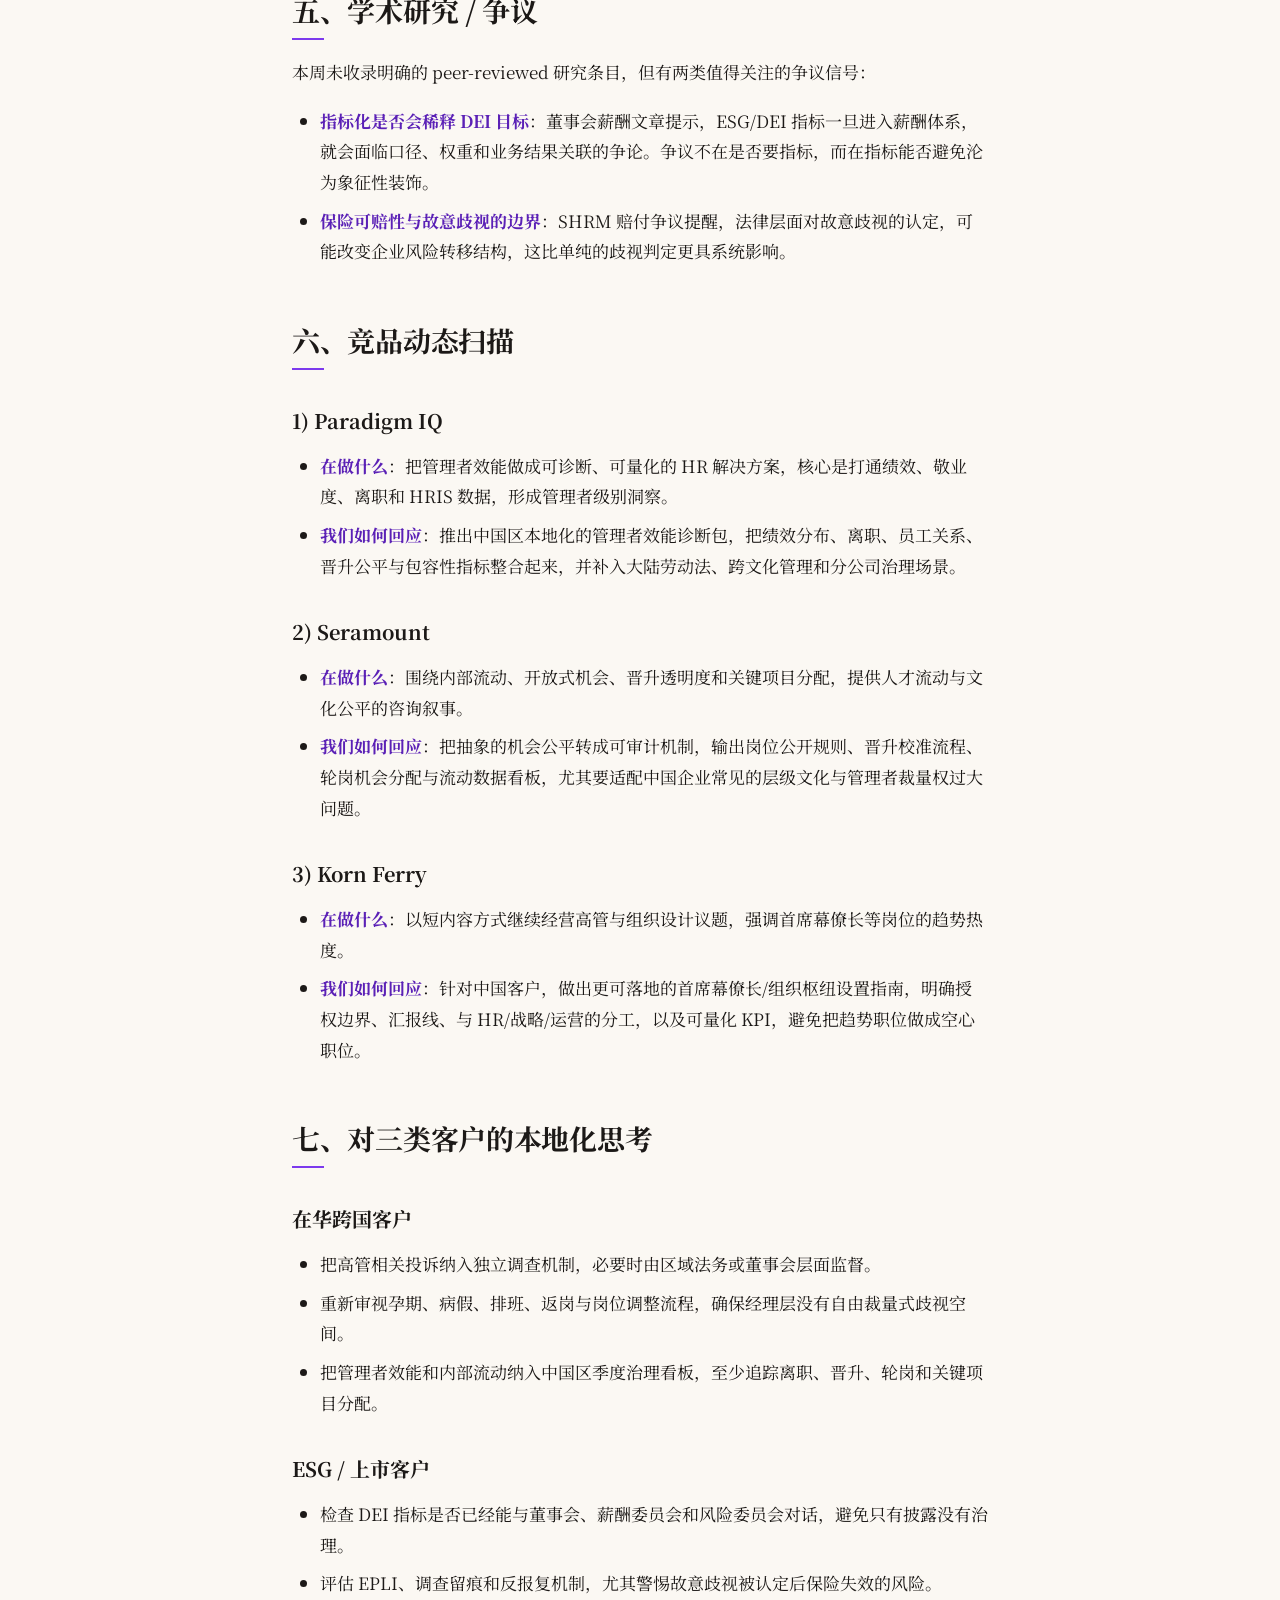
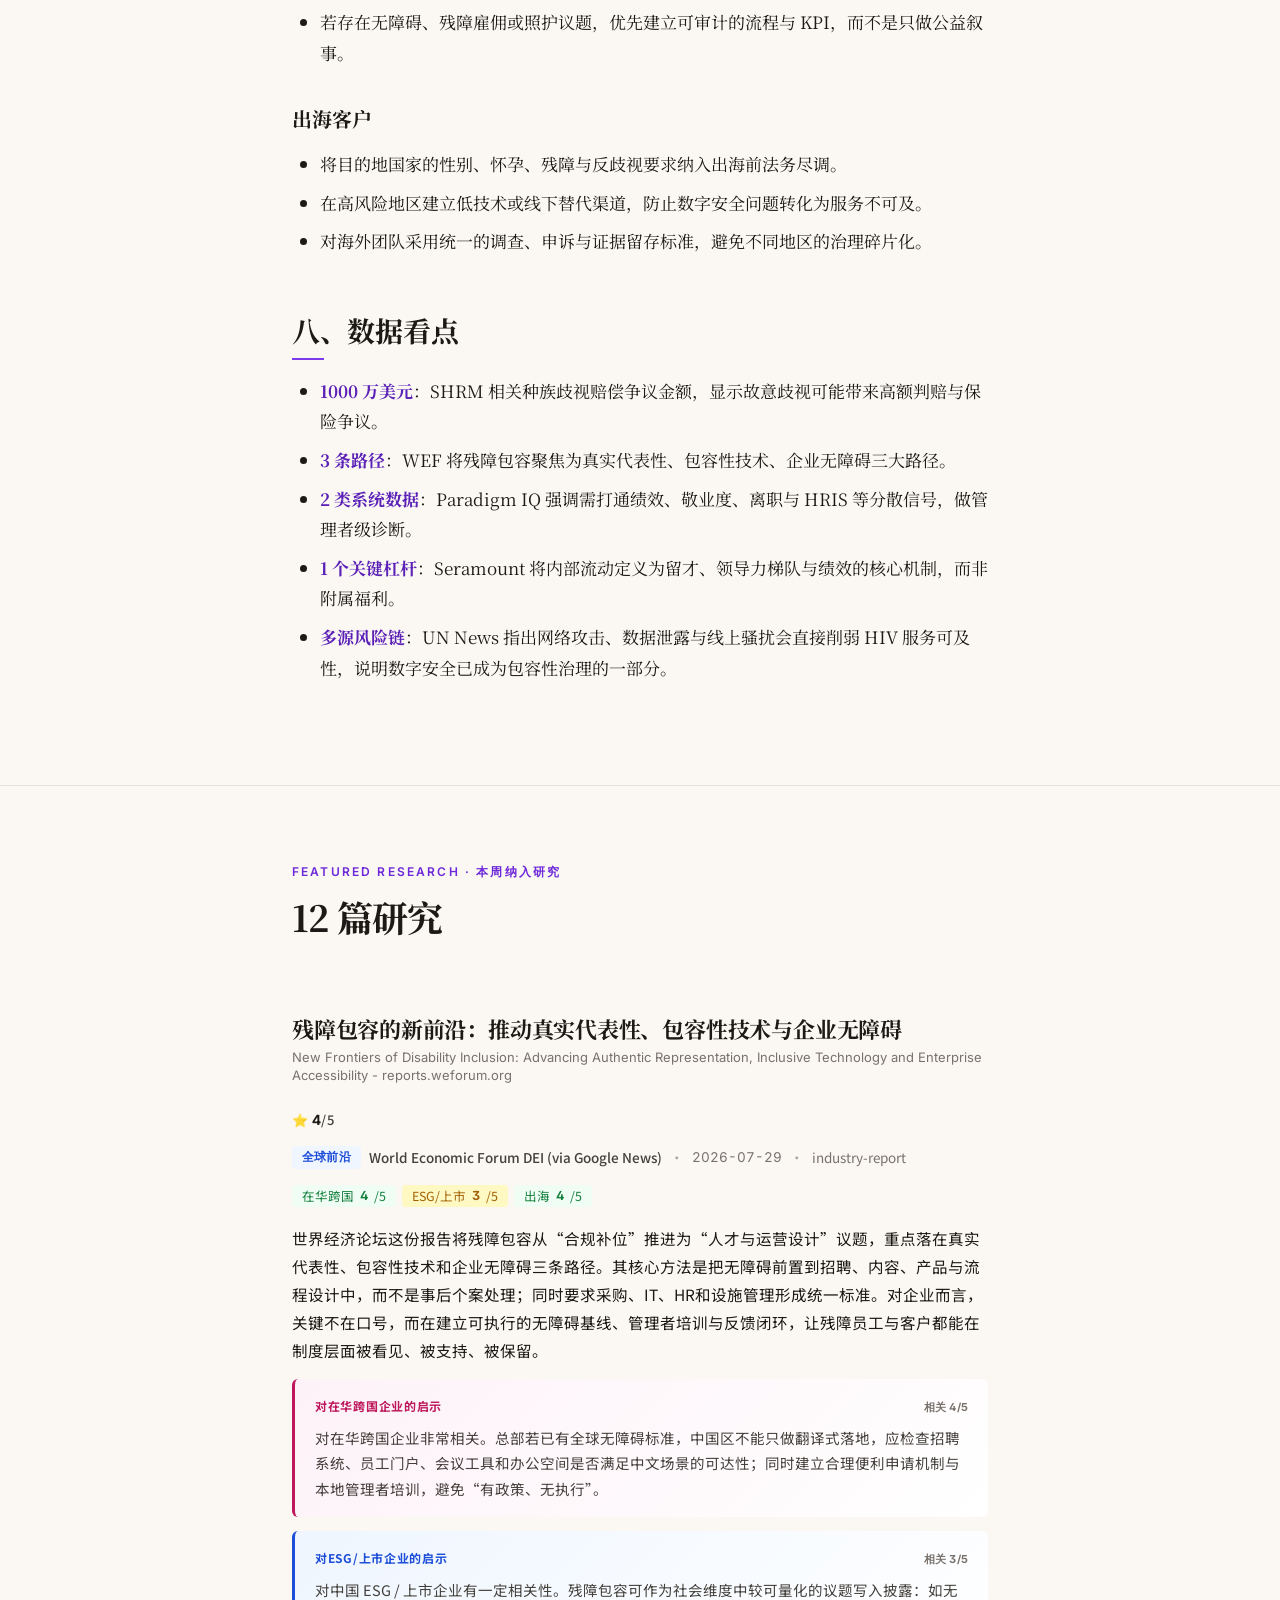
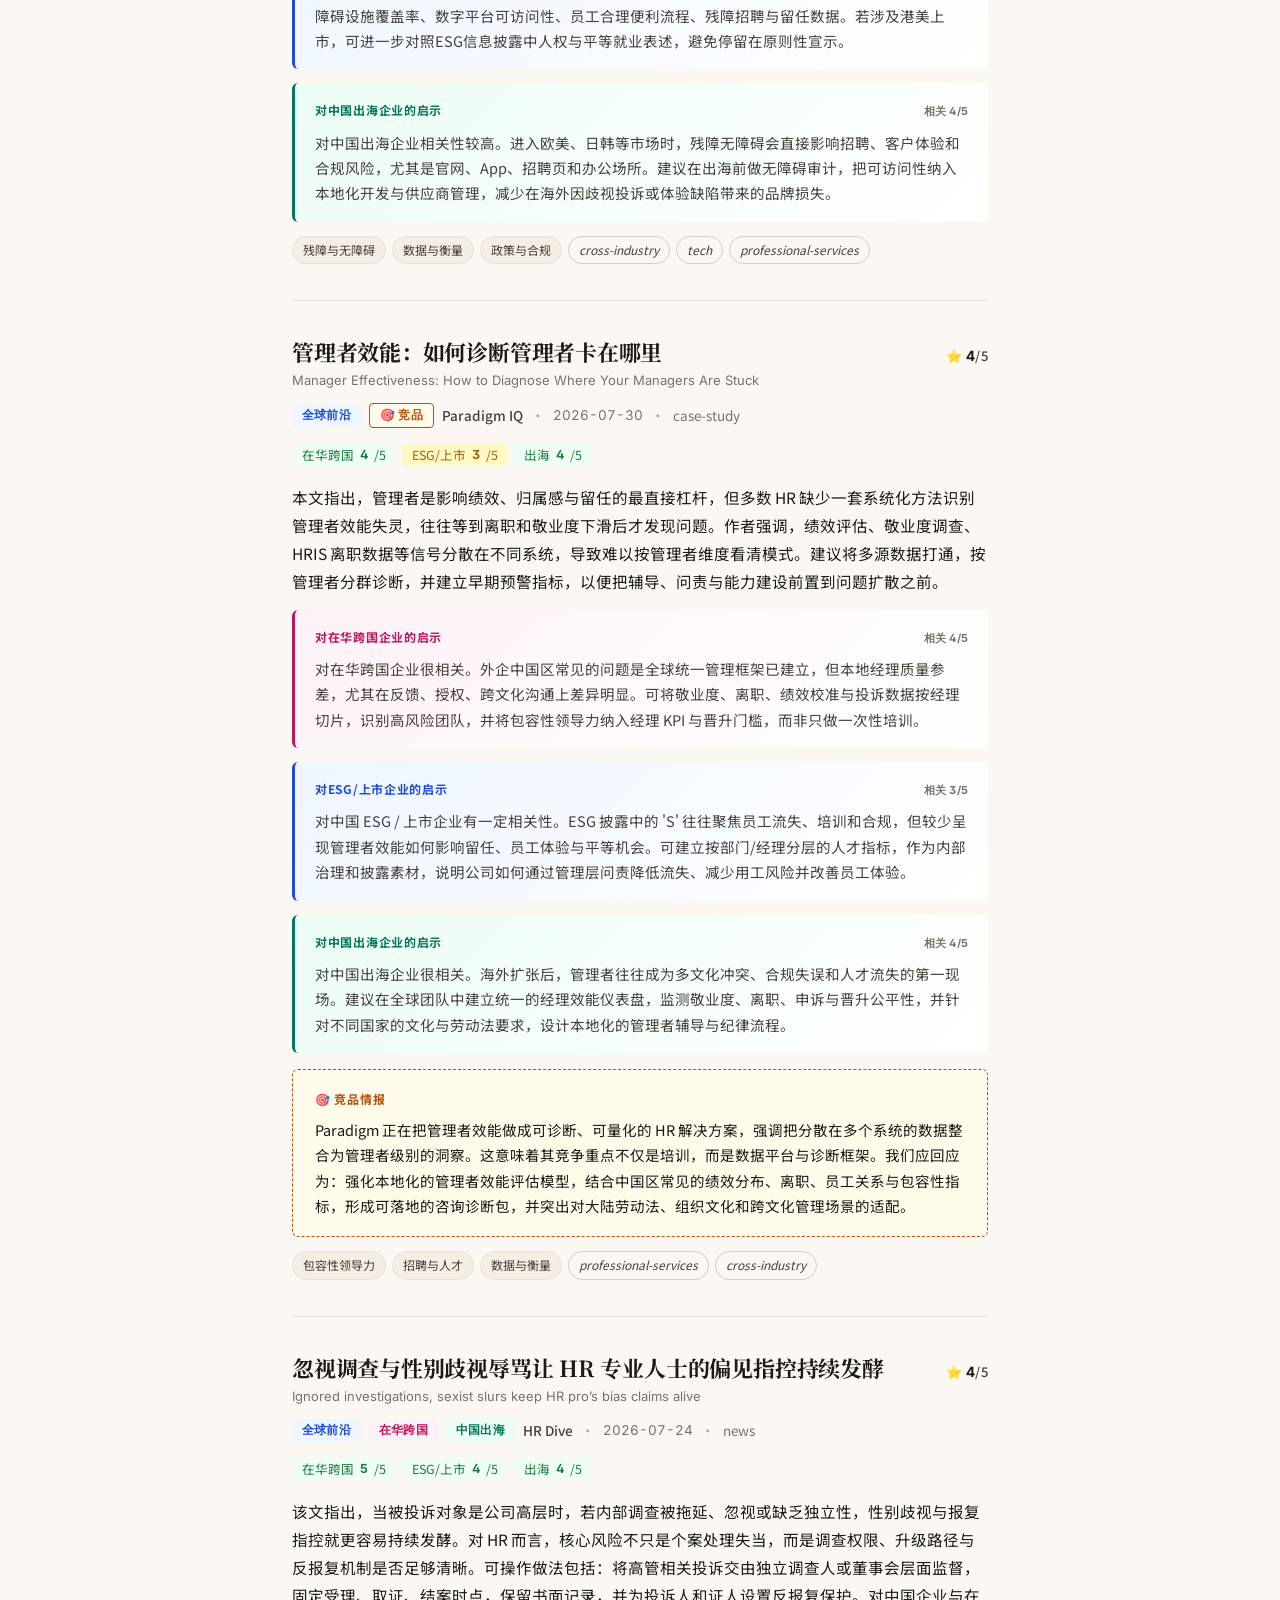
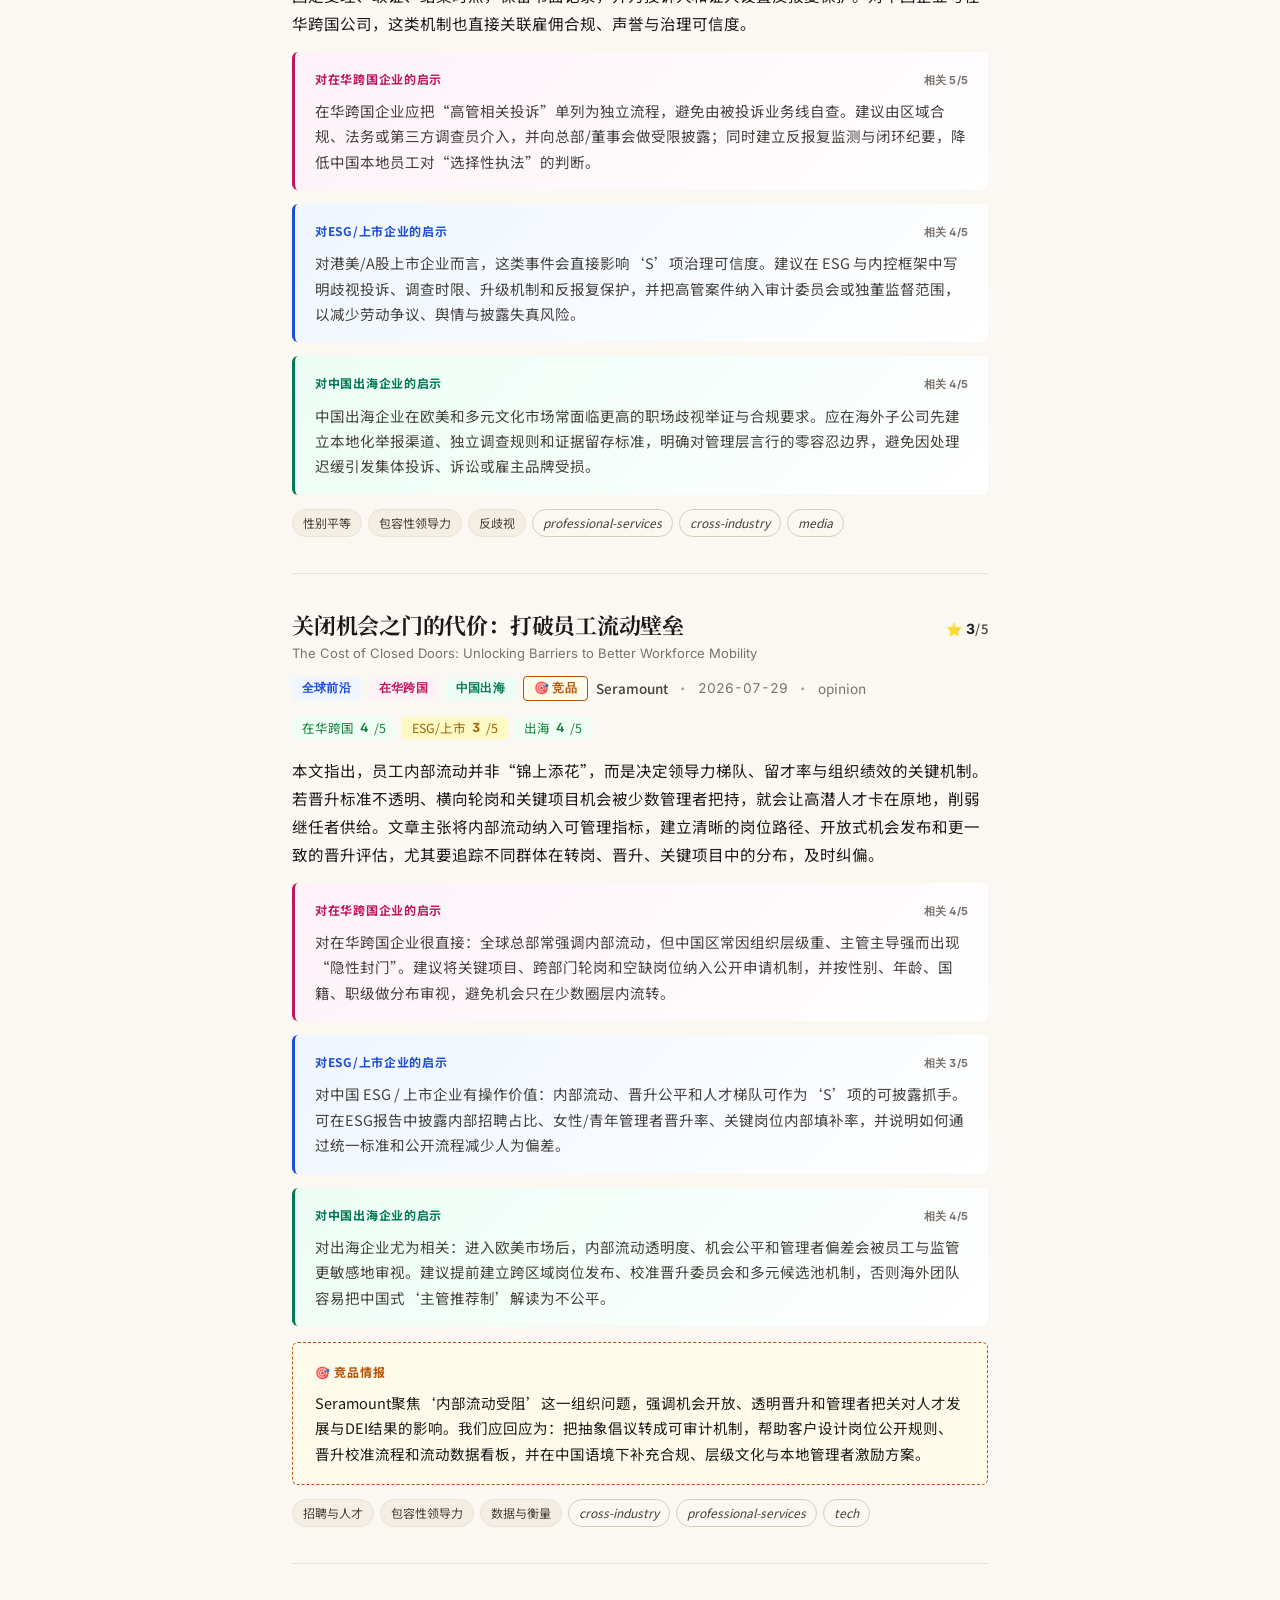
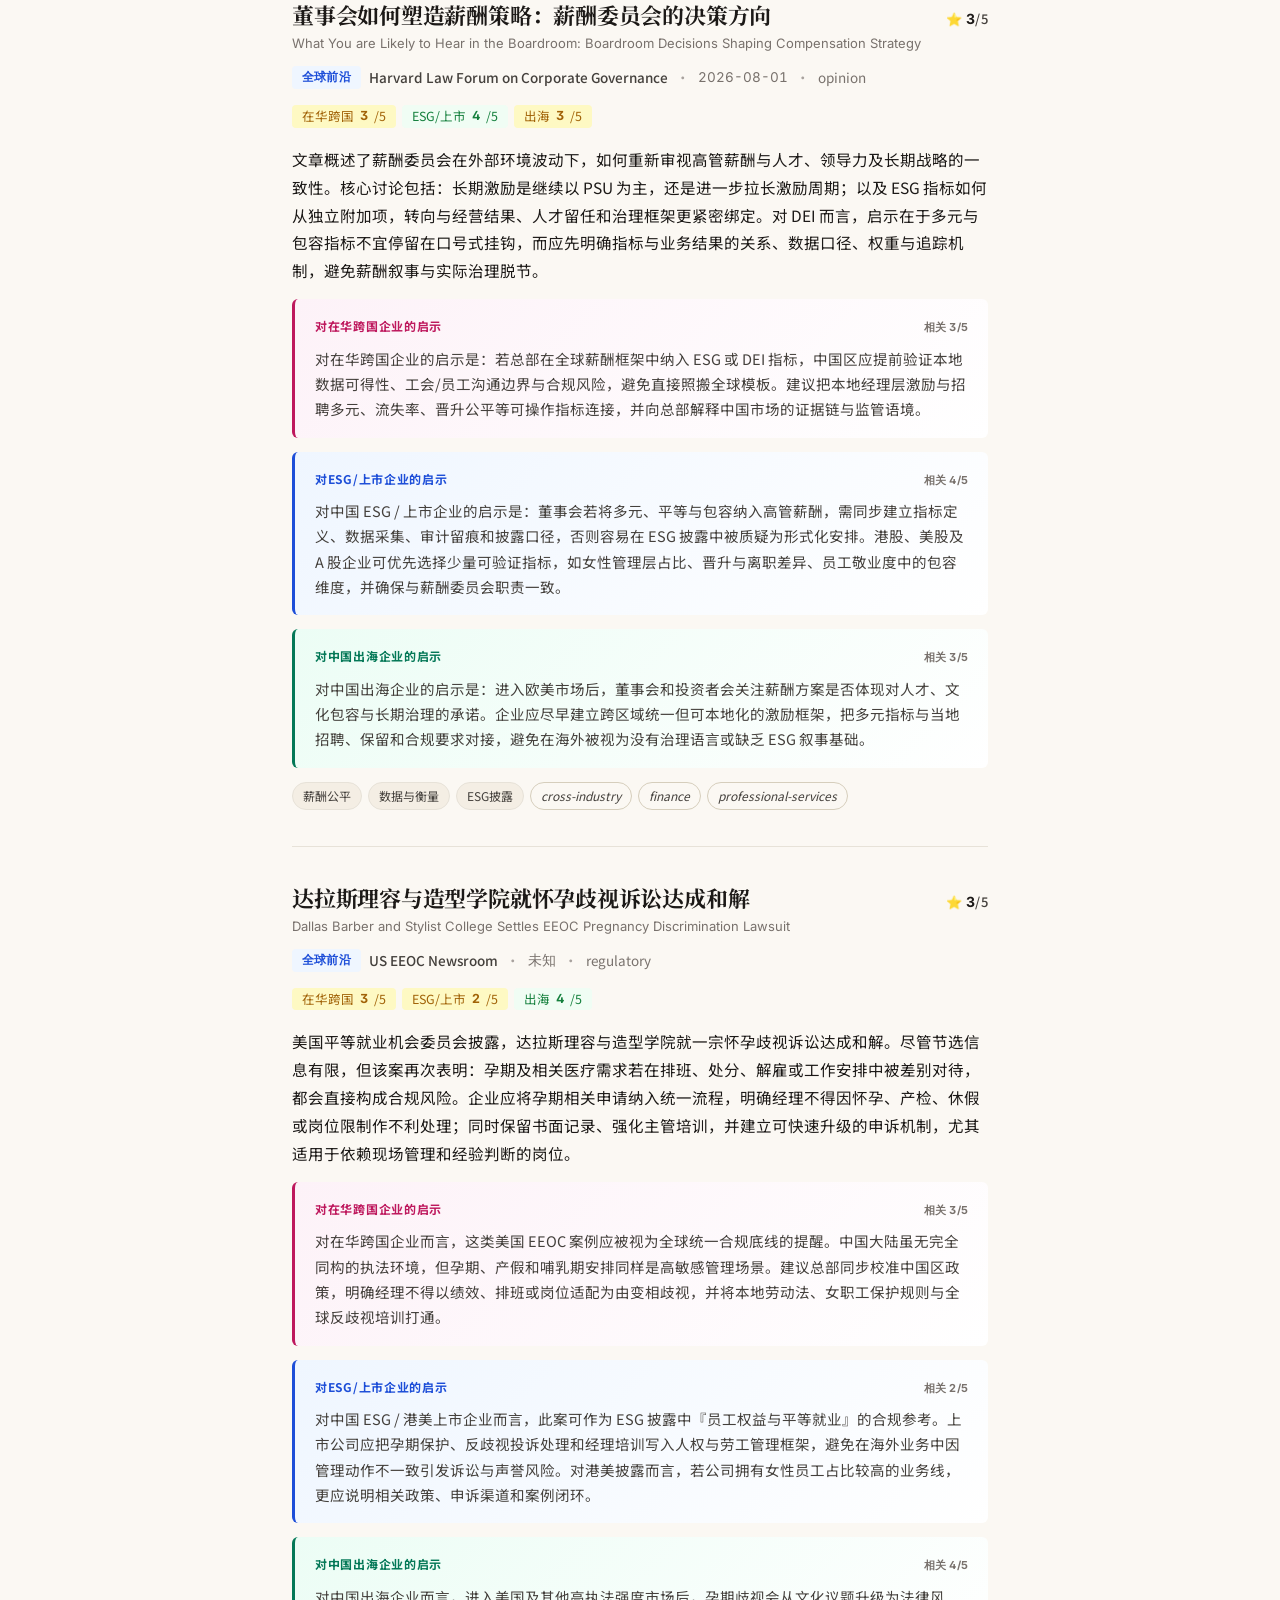
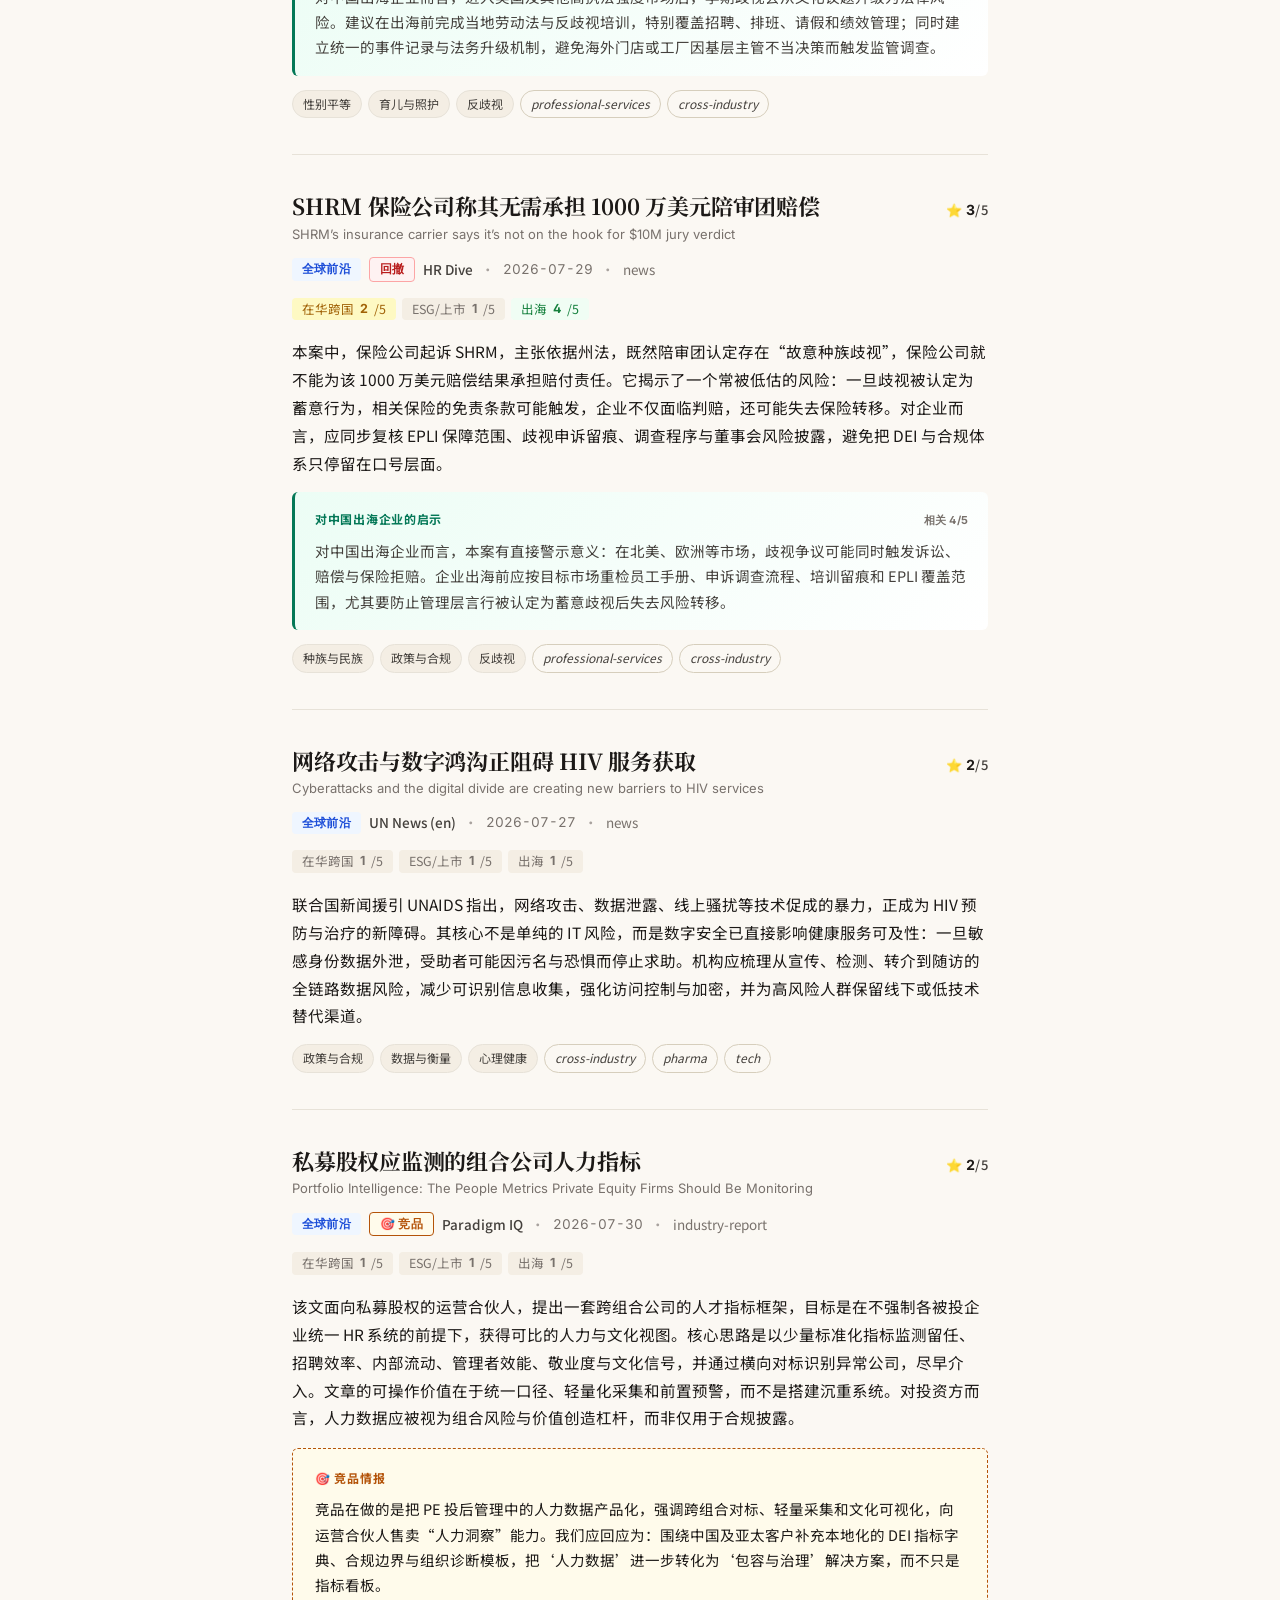
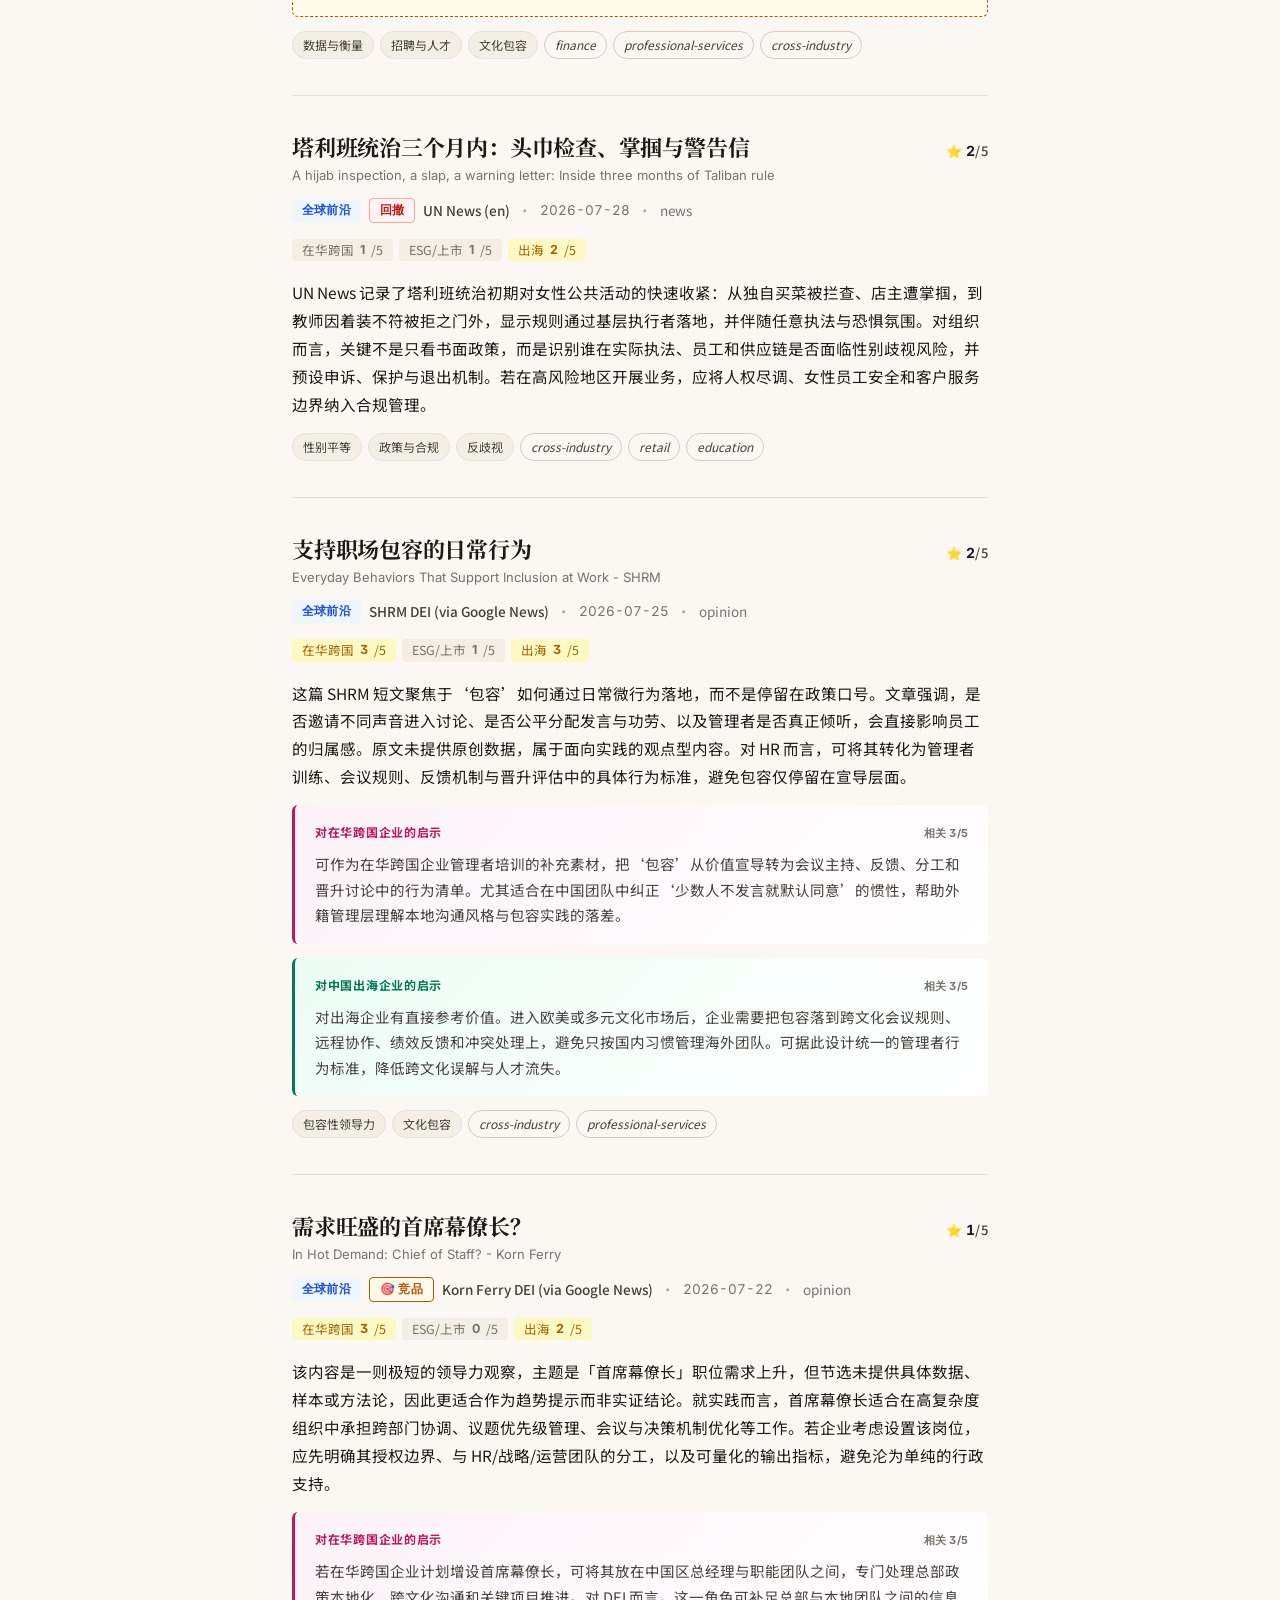
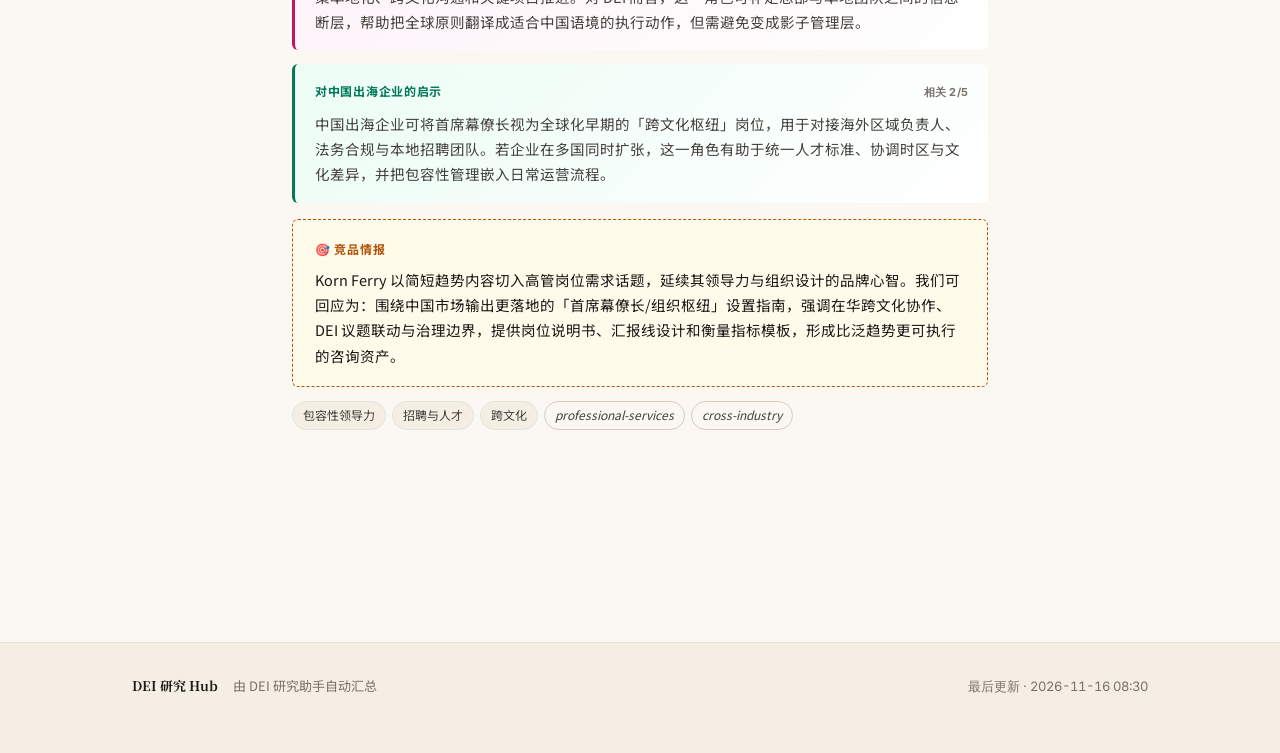
<file: weeks/2026-W32.html>
<!DOCTYPE html>
<html lang="zh-CN">
<head>
    <meta charset="UTF-8">
    <meta name="viewport" content="width=device-width, initial-scale=1.0">
    <meta name="generator" content="DEI Research Assistant">
    <meta name="description" content="全球 DEI 研究持续追踪 · 面向中国企业的本地化洞察">
    <title>DEI 全球研究周报 · 2026-07-27 → 2026-08-03 · DEI 研究 Hub</title>

    <link rel="preconnect" href="https://fonts.googleapis.com">
    <link rel="preconnect" href="https://fonts.gstatic.com" crossorigin>
    <link href="https://fonts.googleapis.com/css2?family=Inter:wght@400;500;600;700&family=Noto+Sans+SC:wght@400;500;700&family=Noto+Serif+SC:wght@500;700;900&display=swap" rel="stylesheet">

    <link rel="stylesheet" href="../assets/style.css">
</head>
<body>
    
<header class="site-header on-paper">
    <div class="container">
        <div class="row">
            <a class="brand" href="../index.html">DEI 研究 Hub</a>
            <span class="nav-back"><a href="../index.html">← 返回所有周报</a></span>
        </div>
    </div>
</header>

<div class="week-hero">
    <div class="container-narrow">
        <div class="breadcrumb">
            <a href="../index.html">所有周报</a> &nbsp;/&nbsp; 2026-W32
        </div>
        <h1>DEI 全球研究周报 · 2026-07-27 → 2026-08-03</h1>
        <div class="meta-row">
            <span><span class="num">2026-07-27</span> → <span class="num">2026-08-03</span></span>
            <span>共 <span class="num">12</span> 条研究</span>
        </div>
    </div>
</div>

<section class="container-narrow">
    <article class="narrative">
        <h1>DEI 全球研究周报 (2026-07-27 → 2026-08-03)</h1>
<blockquote>
<p><strong>本周概览</strong>：本周最强信号不是新增口号，而是 DEI 正在从倡议叙事转向治理与风险控制：残障无障碍被前置到产品、流程和采购，管理者效能与内部流动开始被数据化诊断；与此同时，高管层歧视调查、怀孕歧视和故意种族歧视赔付争议提醒企业，回撤 DEI 的代价正在从舆情风险升级为法律与保险风险。对中国客户而言，真正的启示是把包容性从活动与培训，转为可审计的制度、指标和升级机制，尤其在在华跨国与出海场景中更要防止跨文化管理失灵。</p>
</blockquote>
<h2>一、本周三大趋势</h2>
<h3>1) DEI 的重心从文化倡议转向运营设计：无障碍、流程与技术前置</h3>
<p>世界经济论坛将残障包容推进到新前沿，关键不再是事后补救，而是把无障碍嵌入招聘、内容、产品、IT、采购和设施管理。这是本周最清晰的结构性转折：DEI 不再只是代表性或培训问题，而是企业运营设计问题。对于中国客户，这意味着无障碍不应只被视为对外品牌工程，而应进入制度基线、供应商管理和管理者责任清单。</p>
<h3>2) 管理者成为 DEI 的主战场：效能、留任与内部流动开始被量化追踪</h3>
<p>Paradigm IQ 与 Seramount 都在强化同一判断：很多 DEI 问题并不出在政策文本，而是卡在管理者层级。一个是诊断管理者哪里失灵，一个是打通内部流动壁垒。趋势本质上是从宏观宣导转向微观治理，把离职、敬业度、晋升、轮岗、关键项目分配等数据按管理者与群体拆开看。对顾问而言，这意味着新的咨询入口不是办活动，而是做 manager-level 的组织诊断。</p>
<h3>3) 合规风险开始穿透 DEI 叙事：歧视调查、怀孕保护与保险可赔性</h3>
<p>HR Dive 报道的高层性别歧视调查失灵、EEOC 怀孕歧视和解，以及 SHRM 相关种族歧视赔偿争议，共同指向一个现实：DEI 的失败会直接转化为劳动争议、董事会责任和保险覆盖争议。尤其值得注意的是，当歧视被认定为故意行为时，EPLI 可能不再提供预期保障。对在华跨国和出海企业而言，制度上最缺的不是原则，而是独立调查、反报复与证据留存机制。</p>
<h2>二、政策与监管动态</h2>
<h3>🇺🇸 美国</h3>
<ul>
<li><strong>EEOC 怀孕歧视和解</strong>：达拉斯理容与造型学院案件再次提示，孕期安排、排班、处分和解雇中的差别对待，会直接触发 EEOC 风险。  </li>
<li><strong>歧视调查独立性成为关键治理点</strong>：HR Dive 强调，若投诉牵涉高管，内部调查拖延或缺乏独立性，往往会放大性别歧视与报复指控。  </li>
<li><strong>保险与故意歧视赔付争议</strong>：SHRM 相关案件显示，一旦种族歧视被认定为故意行为，企业可能同时面对赔偿与保险免责双重压力。</li>
</ul>
<h3>🇪🇺 欧洲</h3>
<ul>
<li>本周条目中未出现直接指向 <strong>CSRD/ESRS</strong> 或薪酬透明指令的新增监管条目。  </li>
<li>但董事会薪酬策略文章提示：ESG 指标正从独立附加项，转向与长期激励、留任和治理框架绑定，这一方向与欧洲披露逻辑高度一致。</li>
</ul>
<h3>🇨🇳 中国</h3>
<ul>
<li>本周未出现直接的港交所 ESG 披露、沪深交易所或中国 ESG 标准新增条目。  </li>
<li>但对中国客户的间接影响明显：当全球监管把 DEI 风险写入合规、薪酬和董事会治理时，在华跨国企业的本地制度也会被倒推升级，尤其是申诉、调查、孕期保护和数据留痕。</li>
</ul>
<h2>三、企业实践 · 回撤 vs 坚守</h2>
<h3>回撤动向 (backlash)</h3>
<ul>
<li><strong>无明确企业撤回案例</strong>：本周收录条目中没有直接出现企业公开回撤 DEI 的新案例。  </li>
<li>但 SHRM 保险赔付争议、塔利班地区性别管控等内容强化了一个背景：在争议环境下，企业若把 DEI 仅当作宣传口号而不做制度加固，极易在法律、保险和声誉上被动。</li>
</ul>
<h3>坚守姿态 (persist)</h3>
<ul>
<li><strong>WEF</strong> 继续推动残障包容制度化，强调真实代表性、包容性技术和企业无障碍。  </li>
<li><strong>Seramount</strong> 与 <strong>Paradigm IQ</strong> 则分别从内部流动与管理者效能切入，显示市场上仍有机构在帮助企业把 DEI 转化为人才与组织绩效工具。  </li>
<li><strong>SHRM</strong> 的日常包容行为内容虽然轻量，但说明主流 HR 叙事并未放弃 DEI，而是在改写表达方式，从宏大价值转向可执行行为。</li>
</ul>
<p>对在华跨国客户和出海客户而言，这种张力意味着一个现实判断：全球范围内 DEI 话语可能降温，但治理要求没有消失，反而更隐性、更分散地嵌入调查、薪酬、无障碍和人才流动管理中。企业若在中国区仅保留宣导、削弱机制，跨国一致性、劳动合规与董事会问责都会出现断层。</p>
<h2>四、ERG 动态</h2>
<p>本周无直接以 <strong>ERG</strong> 为核心的条目。<br />
但从 SHRM 的日常包容行为和管理者效能、内部流动两类内容看，ERG 的角色正在从文化活动承办者，转向员工体验数据与管理反馈的信号源；未来更像是组织健康的前哨，而不是单独的兴趣社群。</p>
<h2>五、学术研究 / 争议</h2>
<p>本周未收录明确的 peer-reviewed 研究条目，但有两类值得关注的争议信号：</p>
<ul>
<li><strong>指标化是否会稀释 DEI 目标</strong>：董事会薪酬文章提示，ESG/DEI 指标一旦进入薪酬体系，就会面临口径、权重和业务结果关联的争论。争议不在是否要指标，而在指标能否避免沦为象征性装饰。  </li>
<li><strong>保险可赔性与故意歧视的边界</strong>：SHRM 赔付争议提醒，法律层面对故意歧视的认定，可能改变企业风险转移结构，这比单纯的歧视判定更具系统影响。</li>
</ul>
<h2>六、竞品动态扫描</h2>
<h3>1) Paradigm IQ</h3>
<ul>
<li><strong>在做什么</strong>：把管理者效能做成可诊断、可量化的 HR 解决方案，核心是打通绩效、敬业度、离职和 HRIS 数据，形成管理者级别洞察。  </li>
<li><strong>我们如何回应</strong>：推出中国区本地化的管理者效能诊断包，把绩效分布、离职、员工关系、晋升公平与包容性指标整合起来，并补入大陆劳动法、跨文化管理和分公司治理场景。</li>
</ul>
<h3>2) Seramount</h3>
<ul>
<li><strong>在做什么</strong>：围绕内部流动、开放式机会、晋升透明度和关键项目分配，提供人才流动与文化公平的咨询叙事。  </li>
<li><strong>我们如何回应</strong>：把抽象的机会公平转成可审计机制，输出岗位公开规则、晋升校准流程、轮岗机会分配与流动数据看板，尤其要适配中国企业常见的层级文化与管理者裁量权过大问题。</li>
</ul>
<h3>3) Korn Ferry</h3>
<ul>
<li><strong>在做什么</strong>：以短内容方式继续经营高管与组织设计议题，强调首席幕僚长等岗位的趋势热度。  </li>
<li><strong>我们如何回应</strong>：针对中国客户，做出更可落地的首席幕僚长/组织枢纽设置指南，明确授权边界、汇报线、与 HR/战略/运营的分工，以及可量化 KPI，避免把趋势职位做成空心职位。</li>
</ul>
<h2>七、对三类客户的本地化思考</h2>
<h3>在华跨国客户</h3>
<ul>
<li>把高管相关投诉纳入独立调查机制，必要时由区域法务或董事会层面监督。  </li>
<li>重新审视孕期、病假、排班、返岗与岗位调整流程，确保经理层没有自由裁量式歧视空间。  </li>
<li>把管理者效能和内部流动纳入中国区季度治理看板，至少追踪离职、晋升、轮岗和关键项目分配。</li>
</ul>
<h3>ESG / 上市客户</h3>
<ul>
<li>检查 DEI 指标是否已经能与董事会、薪酬委员会和风险委员会对话，避免只有披露没有治理。  </li>
<li>评估 EPLI、调查留痕和反报复机制，尤其警惕故意歧视被认定后保险失效的风险。  </li>
<li>若存在无障碍、残障雇佣或照护议题，优先建立可审计的流程与 KPI，而不是只做公益叙事。</li>
</ul>
<h3>出海客户</h3>
<ul>
<li>将目的地国家的性别、怀孕、残障与反歧视要求纳入出海前法务尽调。  </li>
<li>在高风险地区建立低技术或线下替代渠道，防止数字安全问题转化为服务不可及。  </li>
<li>对海外团队采用统一的调查、申诉与证据留存标准，避免不同地区的治理碎片化。</li>
</ul>
<h2>八、数据看点</h2>
<ul>
<li><strong>1000 万美元</strong>：SHRM 相关种族歧视赔偿争议金额，显示故意歧视可能带来高额判赔与保险争议。  </li>
<li><strong>3 条路径</strong>：WEF 将残障包容聚焦为真实代表性、包容性技术、企业无障碍三大路径。  </li>
<li><strong>2 类系统数据</strong>：Paradigm IQ 强调需打通绩效、敬业度、离职与 HRIS 等分散信号，做管理者级诊断。  </li>
<li><strong>1 个关键杠杆</strong>：Seramount 将内部流动定义为留才、领导力梯队与绩效的核心机制，而非附属福利。  </li>
<li><strong>多源风险链</strong>：UN News 指出网络攻击、数据泄露与线上骚扰会直接削弱 HIV 服务可及性，说明数字安全已成为包容性治理的一部分。</li>
</ul>
    </article>
</section>


<section class="items-section">
    <div class="container-narrow">
        <div class="section-head">
            <p class="section-eyebrow">Featured Research · 本周纳入研究</p>
            <h2 class="section-title">12 篇研究</h2>
        </div>

        <div class="items">
        
            <article class="item v2-item">
                <div class="item-header">
                    <div class="item-title-block">
                        <h3 class="item-title"><a href="https://reports.weforum.org/docs/WEF_New_Frontiers_of_Disability_2026.pdf" target="_blank" rel="noopener">残障包容的新前沿：推动真实代表性、包容性技术与企业无障碍</a></h3>
                        
                        <p class="item-title-en">New Frontiers of Disability Inclusion: Advancing Authentic Representation, Inclusive Technology and Enterprise Accessibility - reports.weforum.org</p>
                        
                    </div>
                    <div class="item-scores">
                        <div class="overall-rel" title="综合相关性">⭐ <span class="num">4</span>/5</div>
                    </div>
                </div>

                <div class="item-meta-row">
                    
                    <span class="badge pillar pillar-global">全球前沿</span>
                    
                    
                    
                    <span class="meta-source">World Economic Forum DEI (via Google News)</span>
                    <span class="meta-dot">·</span>
                    <span class="meta-date num">2026-07-29</span>
                    
                    <span class="meta-dot">·</span>
                    <span class="meta-evidence">industry-report</span>
                    
                </div>

                
                <div class="client-rel-bar">
                    <span class="rel-cell strong">
                        在华跨国 <strong>4</strong>/5
                    </span>
                    <span class="rel-cell mid">
                        ESG/上市 <strong>3</strong>/5
                    </span>
                    <span class="rel-cell strong">
                        出海 <strong>4</strong>/5
                    </span>
                </div>

                <p class="item-summary">世界经济论坛这份报告将残障包容从“合规补位”推进为“人才与运营设计”议题，重点落在真实代表性、包容性技术和企业无障碍三条路径。其核心方法是把无障碍前置到招聘、内容、产品与流程设计中，而不是事后个案处理；同时要求采购、IT、HR和设施管理形成统一标准。对企业而言，关键不在口号，而在建立可执行的无障碍基线、管理者培训与反馈闭环，让残障员工与客户都能在制度层面被看见、被支持、被保留。</p>

                
                
                <div class="implication imp-mnc">
                    <div class="imp-head">
                        <span class="imp-label">对在华跨国企业的启示</span>
                        <span class="imp-score">相关 4/5</span>
                    </div>
                    <p class="imp-text">对在华跨国企业非常相关。总部若已有全球无障碍标准，中国区不能只做翻译式落地，应检查招聘系统、员工门户、会议工具和办公空间是否满足中文场景的可达性；同时建立合理便利申请机制与本地管理者培训，避免“有政策、无执行”。</p>
                </div>
                
                <div class="implication imp-esg">
                    <div class="imp-head">
                        <span class="imp-label">对ESG/上市企业的启示</span>
                        <span class="imp-score">相关 3/5</span>
                    </div>
                    <p class="imp-text">对中国 ESG / 上市企业有一定相关性。残障包容可作为社会维度中较可量化的议题写入披露：如无障碍设施覆盖率、数字平台可访问性、员工合理便利流程、残障招聘与留任数据。若涉及港美上市，可进一步对照ESG信息披露中人权与平等就业表述，避免停留在原则性宣示。</p>
                </div>
                
                <div class="implication imp-going">
                    <div class="imp-head">
                        <span class="imp-label">对中国出海企业的启示</span>
                        <span class="imp-score">相关 4/5</span>
                    </div>
                    <p class="imp-text">对中国出海企业相关性较高。进入欧美、日韩等市场时，残障无障碍会直接影响招聘、客户体验和合规风险，尤其是官网、App、招聘页和办公场所。建议在出海前做无障碍审计，把可访问性纳入本地化开发与供应商管理，减少在海外因歧视投诉或体验缺陷带来的品牌损失。</p>
                </div>
                

                
                

                
                <div class="item-tags">
                    <span class="tag">残障与无障碍</span><span class="tag">数据与衡量</span><span class="tag">政策与合规</span>
                    <span class="tag tag-industry">cross-industry</span><span class="tag tag-industry">tech</span><span class="tag tag-industry">professional-services</span>
                </div>
                
            </article>
        
            <article class="item v2-item">
                <div class="item-header">
                    <div class="item-title-block">
                        <h3 class="item-title"><a href="https://www.paradigmiq.com/blog/manager-effectiveness/" target="_blank" rel="noopener">管理者效能：如何诊断管理者卡在哪里</a></h3>
                        
                        <p class="item-title-en">Manager Effectiveness: How to Diagnose Where Your Managers Are Stuck</p>
                        
                    </div>
                    <div class="item-scores">
                        <div class="overall-rel" title="综合相关性">⭐ <span class="num">4</span>/5</div>
                    </div>
                </div>

                <div class="item-meta-row">
                    
                    <span class="badge pillar pillar-global">全球前沿</span>
                    
                    
                    <span class="badge competitor">🎯 竞品</span>
                    
                    
                    <span class="meta-source">Paradigm IQ</span>
                    <span class="meta-dot">·</span>
                    <span class="meta-date num">2026-07-30</span>
                    
                    <span class="meta-dot">·</span>
                    <span class="meta-evidence">case-study</span>
                    
                </div>

                
                <div class="client-rel-bar">
                    <span class="rel-cell strong">
                        在华跨国 <strong>4</strong>/5
                    </span>
                    <span class="rel-cell mid">
                        ESG/上市 <strong>3</strong>/5
                    </span>
                    <span class="rel-cell strong">
                        出海 <strong>4</strong>/5
                    </span>
                </div>

                <p class="item-summary">本文指出，管理者是影响绩效、归属感与留任的最直接杠杆，但多数 HR 缺少一套系统化方法识别管理者效能失灵，往往等到离职和敬业度下滑后才发现问题。作者强调，绩效评估、敬业度调查、HRIS 离职数据等信号分散在不同系统，导致难以按管理者维度看清模式。建议将多源数据打通，按管理者分群诊断，并建立早期预警指标，以便把辅导、问责与能力建设前置到问题扩散之前。</p>

                
                
                <div class="implication imp-mnc">
                    <div class="imp-head">
                        <span class="imp-label">对在华跨国企业的启示</span>
                        <span class="imp-score">相关 4/5</span>
                    </div>
                    <p class="imp-text">对在华跨国企业很相关。外企中国区常见的问题是全球统一管理框架已建立，但本地经理质量参差，尤其在反馈、授权、跨文化沟通上差异明显。可将敬业度、离职、绩效校准与投诉数据按经理切片，识别高风险团队，并将包容性领导力纳入经理 KPI 与晋升门槛，而非只做一次性培训。</p>
                </div>
                
                <div class="implication imp-esg">
                    <div class="imp-head">
                        <span class="imp-label">对ESG/上市企业的启示</span>
                        <span class="imp-score">相关 3/5</span>
                    </div>
                    <p class="imp-text">对中国 ESG / 上市企业有一定相关性。ESG 披露中的 &#39;S&#39; 往往聚焦员工流失、培训和合规，但较少呈现管理者效能如何影响留任、员工体验与平等机会。可建立按部门/经理分层的人才指标，作为内部治理和披露素材，说明公司如何通过管理层问责降低流失、减少用工风险并改善员工体验。</p>
                </div>
                
                <div class="implication imp-going">
                    <div class="imp-head">
                        <span class="imp-label">对中国出海企业的启示</span>
                        <span class="imp-score">相关 4/5</span>
                    </div>
                    <p class="imp-text">对中国出海企业很相关。海外扩张后，管理者往往成为多文化冲突、合规失误和人才流失的第一现场。建议在全球团队中建立统一的经理效能仪表盘，监测敬业度、离职、申诉与晋升公平性，并针对不同国家的文化与劳动法要求，设计本地化的管理者辅导与纪律流程。</p>
                </div>
                

                
                
                <div class="competitor-intel">
                    <div class="ci-head">🎯 竞品情报</div>
                    <p class="ci-text">Paradigm 正在把管理者效能做成可诊断、可量化的 HR 解决方案，强调把分散在多个系统的数据整合为管理者级别的洞察。这意味着其竞争重点不仅是培训，而是数据平台与诊断框架。我们应回应为：强化本地化的管理者效能评估模型，结合中国区常见的绩效分布、离职、员工关系与包容性指标，形成可落地的咨询诊断包，并突出对大陆劳动法、组织文化和跨文化管理场景的适配。</p>
                </div>
                

                
                <div class="item-tags">
                    <span class="tag">包容性领导力</span><span class="tag">招聘与人才</span><span class="tag">数据与衡量</span>
                    <span class="tag tag-industry">professional-services</span><span class="tag tag-industry">cross-industry</span>
                </div>
                
            </article>
        
            <article class="item v2-item">
                <div class="item-header">
                    <div class="item-title-block">
                        <h3 class="item-title"><a href="https://www.hrdive.com/news/ignored-investigations-sexist-slurs-keep-hr-pros-bias-claims-alive/826192/" target="_blank" rel="noopener">忽视调查与性别歧视辱骂让 HR 专业人士的偏见指控持续发酵</a></h3>
                        
                        <p class="item-title-en">Ignored investigations, sexist slurs keep HR pro’s bias claims alive</p>
                        
                    </div>
                    <div class="item-scores">
                        <div class="overall-rel" title="综合相关性">⭐ <span class="num">4</span>/5</div>
                    </div>
                </div>

                <div class="item-meta-row">
                    
                    <span class="badge pillar pillar-global">全球前沿</span>
                    
                    <span class="badge pillar pillar-mnc_china">在华跨国</span>
                    
                    <span class="badge pillar pillar-china_going_global">中国出海</span>
                    
                    
                    
                    <span class="meta-source">HR Dive</span>
                    <span class="meta-dot">·</span>
                    <span class="meta-date num">2026-07-24</span>
                    
                    <span class="meta-dot">·</span>
                    <span class="meta-evidence">news</span>
                    
                </div>

                
                <div class="client-rel-bar">
                    <span class="rel-cell strong">
                        在华跨国 <strong>5</strong>/5
                    </span>
                    <span class="rel-cell strong">
                        ESG/上市 <strong>4</strong>/5
                    </span>
                    <span class="rel-cell strong">
                        出海 <strong>4</strong>/5
                    </span>
                </div>

                <p class="item-summary">该文指出，当被投诉对象是公司高层时，若内部调查被拖延、忽视或缺乏独立性，性别歧视与报复指控就更容易持续发酵。对 HR 而言，核心风险不只是个案处理失当，而是调查权限、升级路径与反报复机制是否足够清晰。可操作做法包括：将高管相关投诉交由独立调查人或董事会层面监督，固定受理、取证、结案时点，保留书面记录，并为投诉人和证人设置反报复保护。对中国企业与在华跨国公司，这类机制也直接关联雇佣合规、声誉与治理可信度。</p>

                
                
                <div class="implication imp-mnc">
                    <div class="imp-head">
                        <span class="imp-label">对在华跨国企业的启示</span>
                        <span class="imp-score">相关 5/5</span>
                    </div>
                    <p class="imp-text">在华跨国企业应把“高管相关投诉”单列为独立流程，避免由被投诉业务线自查。建议由区域合规、法务或第三方调查员介入，并向总部/董事会做受限披露；同时建立反报复监测与闭环纪要，降低中国本地员工对“选择性执法”的判断。</p>
                </div>
                
                <div class="implication imp-esg">
                    <div class="imp-head">
                        <span class="imp-label">对ESG/上市企业的启示</span>
                        <span class="imp-score">相关 4/5</span>
                    </div>
                    <p class="imp-text">对港美/A股上市企业而言，这类事件会直接影响‘S’项治理可信度。建议在 ESG 与内控框架中写明歧视投诉、调查时限、升级机制和反报复保护，并把高管案件纳入审计委员会或独董监督范围，以减少劳动争议、舆情与披露失真风险。</p>
                </div>
                
                <div class="implication imp-going">
                    <div class="imp-head">
                        <span class="imp-label">对中国出海企业的启示</span>
                        <span class="imp-score">相关 4/5</span>
                    </div>
                    <p class="imp-text">中国出海企业在欧美和多元文化市场常面临更高的职场歧视举证与合规要求。应在海外子公司先建立本地化举报渠道、独立调查规则和证据留存标准，明确对管理层言行的零容忍边界，避免因处理迟缓引发集体投诉、诉讼或雇主品牌受损。</p>
                </div>
                

                
                

                
                <div class="item-tags">
                    <span class="tag">性别平等</span><span class="tag">包容性领导力</span><span class="tag">反歧视</span>
                    <span class="tag tag-industry">professional-services</span><span class="tag tag-industry">cross-industry</span><span class="tag tag-industry">media</span>
                </div>
                
            </article>
        
            <article class="item v2-item">
                <div class="item-header">
                    <div class="item-title-block">
                        <h3 class="item-title"><a href="https://seramount.com/articles/the-cost-of-closed-doors-unlocking-barriers-to-better-workforce-mobility/" target="_blank" rel="noopener">关闭机会之门的代价：打破员工流动壁垒</a></h3>
                        
                        <p class="item-title-en">The Cost of Closed Doors: Unlocking Barriers to Better Workforce Mobility</p>
                        
                    </div>
                    <div class="item-scores">
                        <div class="overall-rel" title="综合相关性">⭐ <span class="num">3</span>/5</div>
                    </div>
                </div>

                <div class="item-meta-row">
                    
                    <span class="badge pillar pillar-global">全球前沿</span>
                    
                    <span class="badge pillar pillar-mnc_china">在华跨国</span>
                    
                    <span class="badge pillar pillar-china_going_global">中国出海</span>
                    
                    
                    <span class="badge competitor">🎯 竞品</span>
                    
                    
                    <span class="meta-source">Seramount</span>
                    <span class="meta-dot">·</span>
                    <span class="meta-date num">2026-07-29</span>
                    
                    <span class="meta-dot">·</span>
                    <span class="meta-evidence">opinion</span>
                    
                </div>

                
                <div class="client-rel-bar">
                    <span class="rel-cell strong">
                        在华跨国 <strong>4</strong>/5
                    </span>
                    <span class="rel-cell mid">
                        ESG/上市 <strong>3</strong>/5
                    </span>
                    <span class="rel-cell strong">
                        出海 <strong>4</strong>/5
                    </span>
                </div>

                <p class="item-summary">本文指出，员工内部流动并非“锦上添花”，而是决定领导力梯队、留才率与组织绩效的关键机制。若晋升标准不透明、横向轮岗和关键项目机会被少数管理者把持，就会让高潜人才卡在原地，削弱继任者供给。文章主张将内部流动纳入可管理指标，建立清晰的岗位路径、开放式机会发布和更一致的晋升评估，尤其要追踪不同群体在转岗、晋升、关键项目中的分布，及时纠偏。</p>

                
                
                <div class="implication imp-mnc">
                    <div class="imp-head">
                        <span class="imp-label">对在华跨国企业的启示</span>
                        <span class="imp-score">相关 4/5</span>
                    </div>
                    <p class="imp-text">对在华跨国企业很直接：全球总部常强调内部流动，但中国区常因组织层级重、主管主导强而出现“隐性封门”。建议将关键项目、跨部门轮岗和空缺岗位纳入公开申请机制，并按性别、年龄、国籍、职级做分布审视，避免机会只在少数圈层内流转。</p>
                </div>
                
                <div class="implication imp-esg">
                    <div class="imp-head">
                        <span class="imp-label">对ESG/上市企业的启示</span>
                        <span class="imp-score">相关 3/5</span>
                    </div>
                    <p class="imp-text">对中国 ESG / 上市企业有操作价值：内部流动、晋升公平和人才梯队可作为‘S’项的可披露抓手。可在ESG报告中披露内部招聘占比、女性/青年管理者晋升率、关键岗位内部填补率，并说明如何通过统一标准和公开流程减少人为偏差。</p>
                </div>
                
                <div class="implication imp-going">
                    <div class="imp-head">
                        <span class="imp-label">对中国出海企业的启示</span>
                        <span class="imp-score">相关 4/5</span>
                    </div>
                    <p class="imp-text">对出海企业尤为相关：进入欧美市场后，内部流动透明度、机会公平和管理者偏差会被员工与监管更敏感地审视。建议提前建立跨区域岗位发布、校准晋升委员会和多元候选池机制，否则海外团队容易把中国式‘主管推荐制’解读为不公平。</p>
                </div>
                

                
                
                <div class="competitor-intel">
                    <div class="ci-head">🎯 竞品情报</div>
                    <p class="ci-text">Seramount聚焦‘内部流动受阻’这一组织问题，强调机会开放、透明晋升和管理者把关对人才发展与DEI结果的影响。我们应回应为：把抽象倡议转成可审计机制，帮助客户设计岗位公开规则、晋升校准流程和流动数据看板，并在中国语境下补充合规、层级文化与本地管理者激励方案。</p>
                </div>
                

                
                <div class="item-tags">
                    <span class="tag">招聘与人才</span><span class="tag">包容性领导力</span><span class="tag">数据与衡量</span>
                    <span class="tag tag-industry">cross-industry</span><span class="tag tag-industry">professional-services</span><span class="tag tag-industry">tech</span>
                </div>
                
            </article>
        
            <article class="item v2-item">
                <div class="item-header">
                    <div class="item-title-block">
                        <h3 class="item-title"><a href="https://corpgov.law.harvard.edu/2026/08/01/what-you-are-likely-to-hear-in-the-boardroom-boardroom-decisions-shaping-compensation-strategy/?utm_source=rss&amp;utm_medium=rss&amp;utm_campaign=what-you-are-likely-to-hear-in-the-boardroom-boardroom-decisions-shaping-compensation-strategy" target="_blank" rel="noopener">董事会如何塑造薪酬策略：薪酬委员会的决策方向</a></h3>
                        
                        <p class="item-title-en">What You are Likely to Hear in the Boardroom: Boardroom Decisions Shaping Compensation Strategy</p>
                        
                    </div>
                    <div class="item-scores">
                        <div class="overall-rel" title="综合相关性">⭐ <span class="num">3</span>/5</div>
                    </div>
                </div>

                <div class="item-meta-row">
                    
                    <span class="badge pillar pillar-global">全球前沿</span>
                    
                    
                    
                    <span class="meta-source">Harvard Law Forum on Corporate Governance</span>
                    <span class="meta-dot">·</span>
                    <span class="meta-date num">2026-08-01</span>
                    
                    <span class="meta-dot">·</span>
                    <span class="meta-evidence">opinion</span>
                    
                </div>

                
                <div class="client-rel-bar">
                    <span class="rel-cell mid">
                        在华跨国 <strong>3</strong>/5
                    </span>
                    <span class="rel-cell strong">
                        ESG/上市 <strong>4</strong>/5
                    </span>
                    <span class="rel-cell mid">
                        出海 <strong>3</strong>/5
                    </span>
                </div>

                <p class="item-summary">文章概述了薪酬委员会在外部环境波动下，如何重新审视高管薪酬与人才、领导力及长期战略的一致性。核心讨论包括：长期激励是继续以 PSU 为主，还是进一步拉长激励周期；以及 ESG 指标如何从独立附加项，转向与经营结果、人才留任和治理框架更紧密绑定。对 DEI 而言，启示在于多元与包容指标不宜停留在口号式挂钩，而应先明确指标与业务结果的关系、数据口径、权重与追踪机制，避免薪酬叙事与实际治理脱节。</p>

                
                
                <div class="implication imp-mnc">
                    <div class="imp-head">
                        <span class="imp-label">对在华跨国企业的启示</span>
                        <span class="imp-score">相关 3/5</span>
                    </div>
                    <p class="imp-text">对在华跨国企业的启示是：若总部在全球薪酬框架中纳入 ESG 或 DEI 指标，中国区应提前验证本地数据可得性、工会/员工沟通边界与合规风险，避免直接照搬全球模板。建议把本地经理层激励与招聘多元、流失率、晋升公平等可操作指标连接，并向总部解释中国市场的证据链与监管语境。</p>
                </div>
                
                <div class="implication imp-esg">
                    <div class="imp-head">
                        <span class="imp-label">对ESG/上市企业的启示</span>
                        <span class="imp-score">相关 4/5</span>
                    </div>
                    <p class="imp-text">对中国 ESG / 上市企业的启示是：董事会若将多元、平等与包容纳入高管薪酬，需同步建立指标定义、数据采集、审计留痕和披露口径，否则容易在 ESG 披露中被质疑为形式化安排。港股、美股及 A 股企业可优先选择少量可验证指标，如女性管理层占比、晋升与离职差异、员工敬业度中的包容维度，并确保与薪酬委员会职责一致。</p>
                </div>
                
                <div class="implication imp-going">
                    <div class="imp-head">
                        <span class="imp-label">对中国出海企业的启示</span>
                        <span class="imp-score">相关 3/5</span>
                    </div>
                    <p class="imp-text">对中国出海企业的启示是：进入欧美市场后，董事会和投资者会关注薪酬方案是否体现对人才、文化包容与长期治理的承诺。企业应尽早建立跨区域统一但可本地化的激励框架，把多元指标与当地招聘、保留和合规要求对接，避免在海外被视为没有治理语言或缺乏 ESG 叙事基础。</p>
                </div>
                

                
                

                
                <div class="item-tags">
                    <span class="tag">薪酬公平</span><span class="tag">数据与衡量</span><span class="tag">ESG披露</span>
                    <span class="tag tag-industry">cross-industry</span><span class="tag tag-industry">finance</span><span class="tag tag-industry">professional-services</span>
                </div>
                
            </article>
        
            <article class="item v2-item">
                <div class="item-header">
                    <div class="item-title-block">
                        <h3 class="item-title"><a href="https://www.eeoc.gov/newsroom/dallas-barber-and-stylist-college-settles-eeoc-pregnancy-discrimination-lawsuit" target="_blank" rel="noopener">达拉斯理容与造型学院就怀孕歧视诉讼达成和解</a></h3>
                        
                        <p class="item-title-en">Dallas Barber and Stylist College Settles EEOC Pregnancy Discrimination Lawsuit</p>
                        
                    </div>
                    <div class="item-scores">
                        <div class="overall-rel" title="综合相关性">⭐ <span class="num">3</span>/5</div>
                    </div>
                </div>

                <div class="item-meta-row">
                    
                    <span class="badge pillar pillar-global">全球前沿</span>
                    
                    
                    
                    <span class="meta-source">US EEOC Newsroom</span>
                    <span class="meta-dot">·</span>
                    <span class="meta-date num">未知</span>
                    
                    <span class="meta-dot">·</span>
                    <span class="meta-evidence">regulatory</span>
                    
                </div>

                
                <div class="client-rel-bar">
                    <span class="rel-cell mid">
                        在华跨国 <strong>3</strong>/5
                    </span>
                    <span class="rel-cell mid">
                        ESG/上市 <strong>2</strong>/5
                    </span>
                    <span class="rel-cell strong">
                        出海 <strong>4</strong>/5
                    </span>
                </div>

                <p class="item-summary">美国平等就业机会委员会披露，达拉斯理容与造型学院就一宗怀孕歧视诉讼达成和解。尽管节选信息有限，但该案再次表明：孕期及相关医疗需求若在排班、处分、解雇或工作安排中被差别对待，都会直接构成合规风险。企业应将孕期相关申请纳入统一流程，明确经理不得因怀孕、产检、休假或岗位限制作不利处理；同时保留书面记录、强化主管培训，并建立可快速升级的申诉机制，尤其适用于依赖现场管理和经验判断的岗位。</p>

                
                
                <div class="implication imp-mnc">
                    <div class="imp-head">
                        <span class="imp-label">对在华跨国企业的启示</span>
                        <span class="imp-score">相关 3/5</span>
                    </div>
                    <p class="imp-text">对在华跨国企业而言，这类美国 EEOC 案例应被视为全球统一合规底线的提醒。中国大陆虽无完全同构的执法环境，但孕期、产假和哺乳期安排同样是高敏感管理场景。建议总部同步校准中国区政策，明确经理不得以绩效、排班或岗位适配为由变相歧视，并将本地劳动法、女职工保护规则与全球反歧视培训打通。</p>
                </div>
                
                <div class="implication imp-esg">
                    <div class="imp-head">
                        <span class="imp-label">对ESG/上市企业的启示</span>
                        <span class="imp-score">相关 2/5</span>
                    </div>
                    <p class="imp-text">对中国 ESG / 港美上市企业而言，此案可作为 ESG 披露中『员工权益与平等就业』的合规参考。上市公司应把孕期保护、反歧视投诉处理和经理培训写入人权与劳工管理框架，避免在海外业务中因管理动作不一致引发诉讼与声誉风险。对港美披露而言，若公司拥有女性员工占比较高的业务线，更应说明相关政策、申诉渠道和案例闭环。</p>
                </div>
                
                <div class="implication imp-going">
                    <div class="imp-head">
                        <span class="imp-label">对中国出海企业的启示</span>
                        <span class="imp-score">相关 4/5</span>
                    </div>
                    <p class="imp-text">对中国出海企业而言，进入美国及其他高执法强度市场后，孕期歧视会从文化议题升级为法律风险。建议在出海前完成当地劳动法与反歧视培训，特别覆盖招聘、排班、请假和绩效管理；同时建立统一的事件记录与法务升级机制，避免海外门店或工厂因基层主管不当决策而触发监管调查。</p>
                </div>
                

                
                

                
                <div class="item-tags">
                    <span class="tag">性别平等</span><span class="tag">育儿与照护</span><span class="tag">反歧视</span>
                    <span class="tag tag-industry">professional-services</span><span class="tag tag-industry">cross-industry</span>
                </div>
                
            </article>
        
            <article class="item v2-item">
                <div class="item-header">
                    <div class="item-title-block">
                        <h3 class="item-title"><a href="https://www.hrdive.com/news/insurance-company-sues-shrm-over-10m-race-bias-award/826513/" target="_blank" rel="noopener">SHRM 保险公司称其无需承担 1000 万美元陪审团赔偿</a></h3>
                        
                        <p class="item-title-en">SHRM’s insurance carrier says it’s not on the hook for $10M jury verdict</p>
                        
                    </div>
                    <div class="item-scores">
                        <div class="overall-rel" title="综合相关性">⭐ <span class="num">3</span>/5</div>
                    </div>
                </div>

                <div class="item-meta-row">
                    
                    <span class="badge pillar pillar-global">全球前沿</span>
                    
                    
                    
                    <span class="badge stance stance-backlash">回撤</span>
                    
                    <span class="meta-source">HR Dive</span>
                    <span class="meta-dot">·</span>
                    <span class="meta-date num">2026-07-29</span>
                    
                    <span class="meta-dot">·</span>
                    <span class="meta-evidence">news</span>
                    
                </div>

                
                <div class="client-rel-bar">
                    <span class="rel-cell mid">
                        在华跨国 <strong>2</strong>/5
                    </span>
                    <span class="rel-cell weak">
                        ESG/上市 <strong>1</strong>/5
                    </span>
                    <span class="rel-cell strong">
                        出海 <strong>4</strong>/5
                    </span>
                </div>

                <p class="item-summary">本案中，保险公司起诉 SHRM，主张依据州法，既然陪审团认定存在“故意种族歧视”，保险公司就不能为该 1000 万美元赔偿结果承担赔付责任。它揭示了一个常被低估的风险：一旦歧视被认定为蓄意行为，相关保险的免责条款可能触发，企业不仅面临判赔，还可能失去保险转移。对企业而言，应同步复核 EPLI 保障范围、歧视申诉留痕、调查程序与董事会风险披露，避免把 DEI 与合规体系只停留在口号层面。</p>

                
                
                <div class="implication imp-going">
                    <div class="imp-head">
                        <span class="imp-label">对中国出海企业的启示</span>
                        <span class="imp-score">相关 4/5</span>
                    </div>
                    <p class="imp-text">对中国出海企业而言，本案有直接警示意义：在北美、欧洲等市场，歧视争议可能同时触发诉讼、赔偿与保险拒赔。企业出海前应按目标市场重检员工手册、申诉调查流程、培训留痕和 EPLI 覆盖范围，尤其要防止管理层言行被认定为蓄意歧视后失去风险转移。</p>
                </div>
                

                
                

                
                <div class="item-tags">
                    <span class="tag">种族与民族</span><span class="tag">政策与合规</span><span class="tag">反歧视</span>
                    <span class="tag tag-industry">professional-services</span><span class="tag tag-industry">cross-industry</span>
                </div>
                
            </article>
        
            <article class="item v2-item">
                <div class="item-header">
                    <div class="item-title-block">
                        <h3 class="item-title"><a href="https://news.un.org/feed/view/en/story/2026/07/1168030" target="_blank" rel="noopener">网络攻击与数字鸿沟正阻碍 HIV 服务获取</a></h3>
                        
                        <p class="item-title-en">Cyberattacks and the digital divide are creating new barriers to HIV services</p>
                        
                    </div>
                    <div class="item-scores">
                        <div class="overall-rel" title="综合相关性">⭐ <span class="num">2</span>/5</div>
                    </div>
                </div>

                <div class="item-meta-row">
                    
                    <span class="badge pillar pillar-global">全球前沿</span>
                    
                    
                    
                    <span class="meta-source">UN News (en)</span>
                    <span class="meta-dot">·</span>
                    <span class="meta-date num">2026-07-27</span>
                    
                    <span class="meta-dot">·</span>
                    <span class="meta-evidence">news</span>
                    
                </div>

                
                <div class="client-rel-bar">
                    <span class="rel-cell weak">
                        在华跨国 <strong>1</strong>/5
                    </span>
                    <span class="rel-cell weak">
                        ESG/上市 <strong>1</strong>/5
                    </span>
                    <span class="rel-cell weak">
                        出海 <strong>1</strong>/5
                    </span>
                </div>

                <p class="item-summary">联合国新闻援引 UNAIDS 指出，网络攻击、数据泄露、线上骚扰等技术促成的暴力，正成为 HIV 预防与治疗的新障碍。其核心不是单纯的 IT 风险，而是数字安全已直接影响健康服务可及性：一旦敏感身份数据外泄，受助者可能因污名与恐惧而停止求助。机构应梳理从宣传、检测、转介到随访的全链路数据风险，减少可识别信息收集，强化访问控制与加密，并为高风险人群保留线下或低技术替代渠道。</p>

                
                

                
                

                
                <div class="item-tags">
                    <span class="tag">政策与合规</span><span class="tag">数据与衡量</span><span class="tag">心理健康</span>
                    <span class="tag tag-industry">cross-industry</span><span class="tag tag-industry">pharma</span><span class="tag tag-industry">tech</span>
                </div>
                
            </article>
        
            <article class="item v2-item">
                <div class="item-header">
                    <div class="item-title-block">
                        <h3 class="item-title"><a href="https://www.paradigmiq.com/blog/cross-portfolio-culture-benchmarking/" target="_blank" rel="noopener">私募股权应监测的组合公司人力指标</a></h3>
                        
                        <p class="item-title-en">Portfolio Intelligence: The People Metrics Private Equity Firms Should Be Monitoring</p>
                        
                    </div>
                    <div class="item-scores">
                        <div class="overall-rel" title="综合相关性">⭐ <span class="num">2</span>/5</div>
                    </div>
                </div>

                <div class="item-meta-row">
                    
                    <span class="badge pillar pillar-global">全球前沿</span>
                    
                    
                    <span class="badge competitor">🎯 竞品</span>
                    
                    
                    <span class="meta-source">Paradigm IQ</span>
                    <span class="meta-dot">·</span>
                    <span class="meta-date num">2026-07-30</span>
                    
                    <span class="meta-dot">·</span>
                    <span class="meta-evidence">industry-report</span>
                    
                </div>

                
                <div class="client-rel-bar">
                    <span class="rel-cell weak">
                        在华跨国 <strong>1</strong>/5
                    </span>
                    <span class="rel-cell weak">
                        ESG/上市 <strong>1</strong>/5
                    </span>
                    <span class="rel-cell weak">
                        出海 <strong>1</strong>/5
                    </span>
                </div>

                <p class="item-summary">该文面向私募股权的运营合伙人，提出一套跨组合公司的人才指标框架，目标是在不强制各被投企业统一 HR 系统的前提下，获得可比的人力与文化视图。核心思路是以少量标准化指标监测留任、招聘效率、内部流动、管理者效能、敬业度与文化信号，并通过横向对标识别异常公司，尽早介入。文章的可操作价值在于统一口径、轻量化采集和前置预警，而不是搭建沉重系统。对投资方而言，人力数据应被视为组合风险与价值创造杠杆，而非仅用于合规披露。</p>

                
                

                
                
                <div class="competitor-intel">
                    <div class="ci-head">🎯 竞品情报</div>
                    <p class="ci-text">竞品在做的是把 PE 投后管理中的人力数据产品化，强调跨组合对标、轻量采集和文化可视化，向运营合伙人售卖“人力洞察”能力。我们应回应为：围绕中国及亚太客户补充本地化的 DEI 指标字典、合规边界与组织诊断模板，把‘人力数据’进一步转化为‘包容与治理’解决方案，而不只是指标看板。</p>
                </div>
                

                
                <div class="item-tags">
                    <span class="tag">数据与衡量</span><span class="tag">招聘与人才</span><span class="tag">文化包容</span>
                    <span class="tag tag-industry">finance</span><span class="tag tag-industry">professional-services</span><span class="tag tag-industry">cross-industry</span>
                </div>
                
            </article>
        
            <article class="item v2-item">
                <div class="item-header">
                    <div class="item-title-block">
                        <h3 class="item-title"><a href="https://news.un.org/feed/view/en/story/2026/07/1168039" target="_blank" rel="noopener">塔利班统治三个月内：头巾检查、掌掴与警告信</a></h3>
                        
                        <p class="item-title-en">A hijab inspection, a slap, a warning letter: Inside three months of Taliban rule</p>
                        
                    </div>
                    <div class="item-scores">
                        <div class="overall-rel" title="综合相关性">⭐ <span class="num">2</span>/5</div>
                    </div>
                </div>

                <div class="item-meta-row">
                    
                    <span class="badge pillar pillar-global">全球前沿</span>
                    
                    
                    
                    <span class="badge stance stance-backlash">回撤</span>
                    
                    <span class="meta-source">UN News (en)</span>
                    <span class="meta-dot">·</span>
                    <span class="meta-date num">2026-07-28</span>
                    
                    <span class="meta-dot">·</span>
                    <span class="meta-evidence">news</span>
                    
                </div>

                
                <div class="client-rel-bar">
                    <span class="rel-cell weak">
                        在华跨国 <strong>1</strong>/5
                    </span>
                    <span class="rel-cell weak">
                        ESG/上市 <strong>1</strong>/5
                    </span>
                    <span class="rel-cell mid">
                        出海 <strong>2</strong>/5
                    </span>
                </div>

                <p class="item-summary">UN News 记录了塔利班统治初期对女性公共活动的快速收紧：从独自买菜被拦查、店主遭掌掴，到教师因着装不符被拒之门外，显示规则通过基层执行者落地，并伴随任意执法与恐惧氛围。对组织而言，关键不是只看书面政策，而是识别谁在实际执法、员工和供应链是否面临性别歧视风险，并预设申诉、保护与退出机制。若在高风险地区开展业务，应将人权尽调、女性员工安全和客户服务边界纳入合规管理。</p>

                
                

                
                

                
                <div class="item-tags">
                    <span class="tag">性别平等</span><span class="tag">政策与合规</span><span class="tag">反歧视</span>
                    <span class="tag tag-industry">cross-industry</span><span class="tag tag-industry">retail</span><span class="tag tag-industry">education</span>
                </div>
                
            </article>
        
            <article class="item v2-item">
                <div class="item-header">
                    <div class="item-title-block">
                        <h3 class="item-title"><a href="https://www.shrm.org/in/topics-tools/news/blogs/everyday-behaviors-that-support-inclusion-at-work" target="_blank" rel="noopener">支持职场包容的日常行为</a></h3>
                        
                        <p class="item-title-en">Everyday Behaviors That Support Inclusion at Work - SHRM</p>
                        
                    </div>
                    <div class="item-scores">
                        <div class="overall-rel" title="综合相关性">⭐ <span class="num">2</span>/5</div>
                    </div>
                </div>

                <div class="item-meta-row">
                    
                    <span class="badge pillar pillar-global">全球前沿</span>
                    
                    
                    
                    <span class="meta-source">SHRM DEI (via Google News)</span>
                    <span class="meta-dot">·</span>
                    <span class="meta-date num">2026-07-25</span>
                    
                    <span class="meta-dot">·</span>
                    <span class="meta-evidence">opinion</span>
                    
                </div>

                
                <div class="client-rel-bar">
                    <span class="rel-cell mid">
                        在华跨国 <strong>3</strong>/5
                    </span>
                    <span class="rel-cell weak">
                        ESG/上市 <strong>1</strong>/5
                    </span>
                    <span class="rel-cell mid">
                        出海 <strong>3</strong>/5
                    </span>
                </div>

                <p class="item-summary">这篇 SHRM 短文聚焦于‘包容’如何通过日常微行为落地，而不是停留在政策口号。文章强调，是否邀请不同声音进入讨论、是否公平分配发言与功劳、以及管理者是否真正倾听，会直接影响员工的归属感。原文未提供原创数据，属于面向实践的观点型内容。对 HR 而言，可将其转化为管理者训练、会议规则、反馈机制与晋升评估中的具体行为标准，避免包容仅停留在宣导层面。</p>

                
                
                <div class="implication imp-mnc">
                    <div class="imp-head">
                        <span class="imp-label">对在华跨国企业的启示</span>
                        <span class="imp-score">相关 3/5</span>
                    </div>
                    <p class="imp-text">可作为在华跨国企业管理者培训的补充素材，把‘包容’从价值宣导转为会议主持、反馈、分工和晋升讨论中的行为清单。尤其适合在中国团队中纠正‘少数人不发言就默认同意’的惯性，帮助外籍管理层理解本地沟通风格与包容实践的落差。</p>
                </div>
                
                <div class="implication imp-going">
                    <div class="imp-head">
                        <span class="imp-label">对中国出海企业的启示</span>
                        <span class="imp-score">相关 3/5</span>
                    </div>
                    <p class="imp-text">对出海企业有直接参考价值。进入欧美或多元文化市场后，企业需要把包容落到跨文化会议规则、远程协作、绩效反馈和冲突处理上，避免只按国内习惯管理海外团队。可据此设计统一的管理者行为标准，降低跨文化误解与人才流失。</p>
                </div>
                

                
                

                
                <div class="item-tags">
                    <span class="tag">包容性领导力</span><span class="tag">文化包容</span>
                    <span class="tag tag-industry">cross-industry</span><span class="tag tag-industry">professional-services</span>
                </div>
                
            </article>
        
            <article class="item v2-item">
                <div class="item-header">
                    <div class="item-title-block">
                        <h3 class="item-title"><a href="https://www.kornferry.com/insights/this-week-in-leadership/in-hot-demand-chief-of-staff" target="_blank" rel="noopener">需求旺盛的首席幕僚长？</a></h3>
                        
                        <p class="item-title-en">In Hot Demand: Chief of Staff? - Korn Ferry</p>
                        
                    </div>
                    <div class="item-scores">
                        <div class="overall-rel" title="综合相关性">⭐ <span class="num">1</span>/5</div>
                    </div>
                </div>

                <div class="item-meta-row">
                    
                    <span class="badge pillar pillar-global">全球前沿</span>
                    
                    
                    <span class="badge competitor">🎯 竞品</span>
                    
                    
                    <span class="meta-source">Korn Ferry DEI (via Google News)</span>
                    <span class="meta-dot">·</span>
                    <span class="meta-date num">2026-07-22</span>
                    
                    <span class="meta-dot">·</span>
                    <span class="meta-evidence">opinion</span>
                    
                </div>

                
                <div class="client-rel-bar">
                    <span class="rel-cell mid">
                        在华跨国 <strong>3</strong>/5
                    </span>
                    <span class="rel-cell weak">
                        ESG/上市 <strong>0</strong>/5
                    </span>
                    <span class="rel-cell mid">
                        出海 <strong>2</strong>/5
                    </span>
                </div>

                <p class="item-summary">该内容是一则极短的领导力观察，主题是「首席幕僚长」职位需求上升，但节选未提供具体数据、样本或方法论，因此更适合作为趋势提示而非实证结论。就实践而言，首席幕僚长适合在高复杂度组织中承担跨部门协调、议题优先级管理、会议与决策机制优化等工作。若企业考虑设置该岗位，应先明确其授权边界、与 HR/战略/运营团队的分工，以及可量化的输出指标，避免沦为单纯的行政支持。</p>

                
                
                <div class="implication imp-mnc">
                    <div class="imp-head">
                        <span class="imp-label">对在华跨国企业的启示</span>
                        <span class="imp-score">相关 3/5</span>
                    </div>
                    <p class="imp-text">若在华跨国企业计划增设首席幕僚长，可将其放在中国区总经理与职能团队之间，专门处理总部政策本地化、跨文化沟通和关键项目推进。对 DEI 而言，这一角色可补足总部与本地团队之间的信息断层，帮助把全球原则翻译成适合中国语境的执行动作，但需避免变成影子管理层。</p>
                </div>
                
                <div class="implication imp-going">
                    <div class="imp-head">
                        <span class="imp-label">对中国出海企业的启示</span>
                        <span class="imp-score">相关 2/5</span>
                    </div>
                    <p class="imp-text">中国出海企业可将首席幕僚长视为全球化早期的「跨文化枢纽」岗位，用于对接海外区域负责人、法务合规与本地招聘团队。若企业在多国同时扩张，这一角色有助于统一人才标准、协调时区与文化差异，并把包容性管理嵌入日常运营流程。</p>
                </div>
                

                
                
                <div class="competitor-intel">
                    <div class="ci-head">🎯 竞品情报</div>
                    <p class="ci-text">Korn Ferry 以简短趋势内容切入高管岗位需求话题，延续其领导力与组织设计的品牌心智。我们可回应为：围绕中国市场输出更落地的「首席幕僚长/组织枢纽」设置指南，强调在华跨文化协作、DEI 议题联动与治理边界，提供岗位说明书、汇报线设计和衡量指标模板，形成比泛趋势更可执行的咨询资产。</p>
                </div>
                

                
                <div class="item-tags">
                    <span class="tag">包容性领导力</span><span class="tag">招聘与人才</span><span class="tag">跨文化</span>
                    <span class="tag tag-industry">professional-services</span><span class="tag tag-industry">cross-industry</span>
                </div>
                
            </article>
        
        </div>
    </div>
</section>



    <footer class="site-footer">
        <div class="container">
            <div class="row">
                <div>
                    <span class="brand-mini">DEI 研究 Hub</span>
                    <span style="margin-left: 12px;">由 DEI 研究助手自动汇总</span>
                </div>
                <div class="font-en">最后更新 · 2026-11-16 08:30</div>
            </div>
        </div>
    </footer>
</body>
</html>
</file>
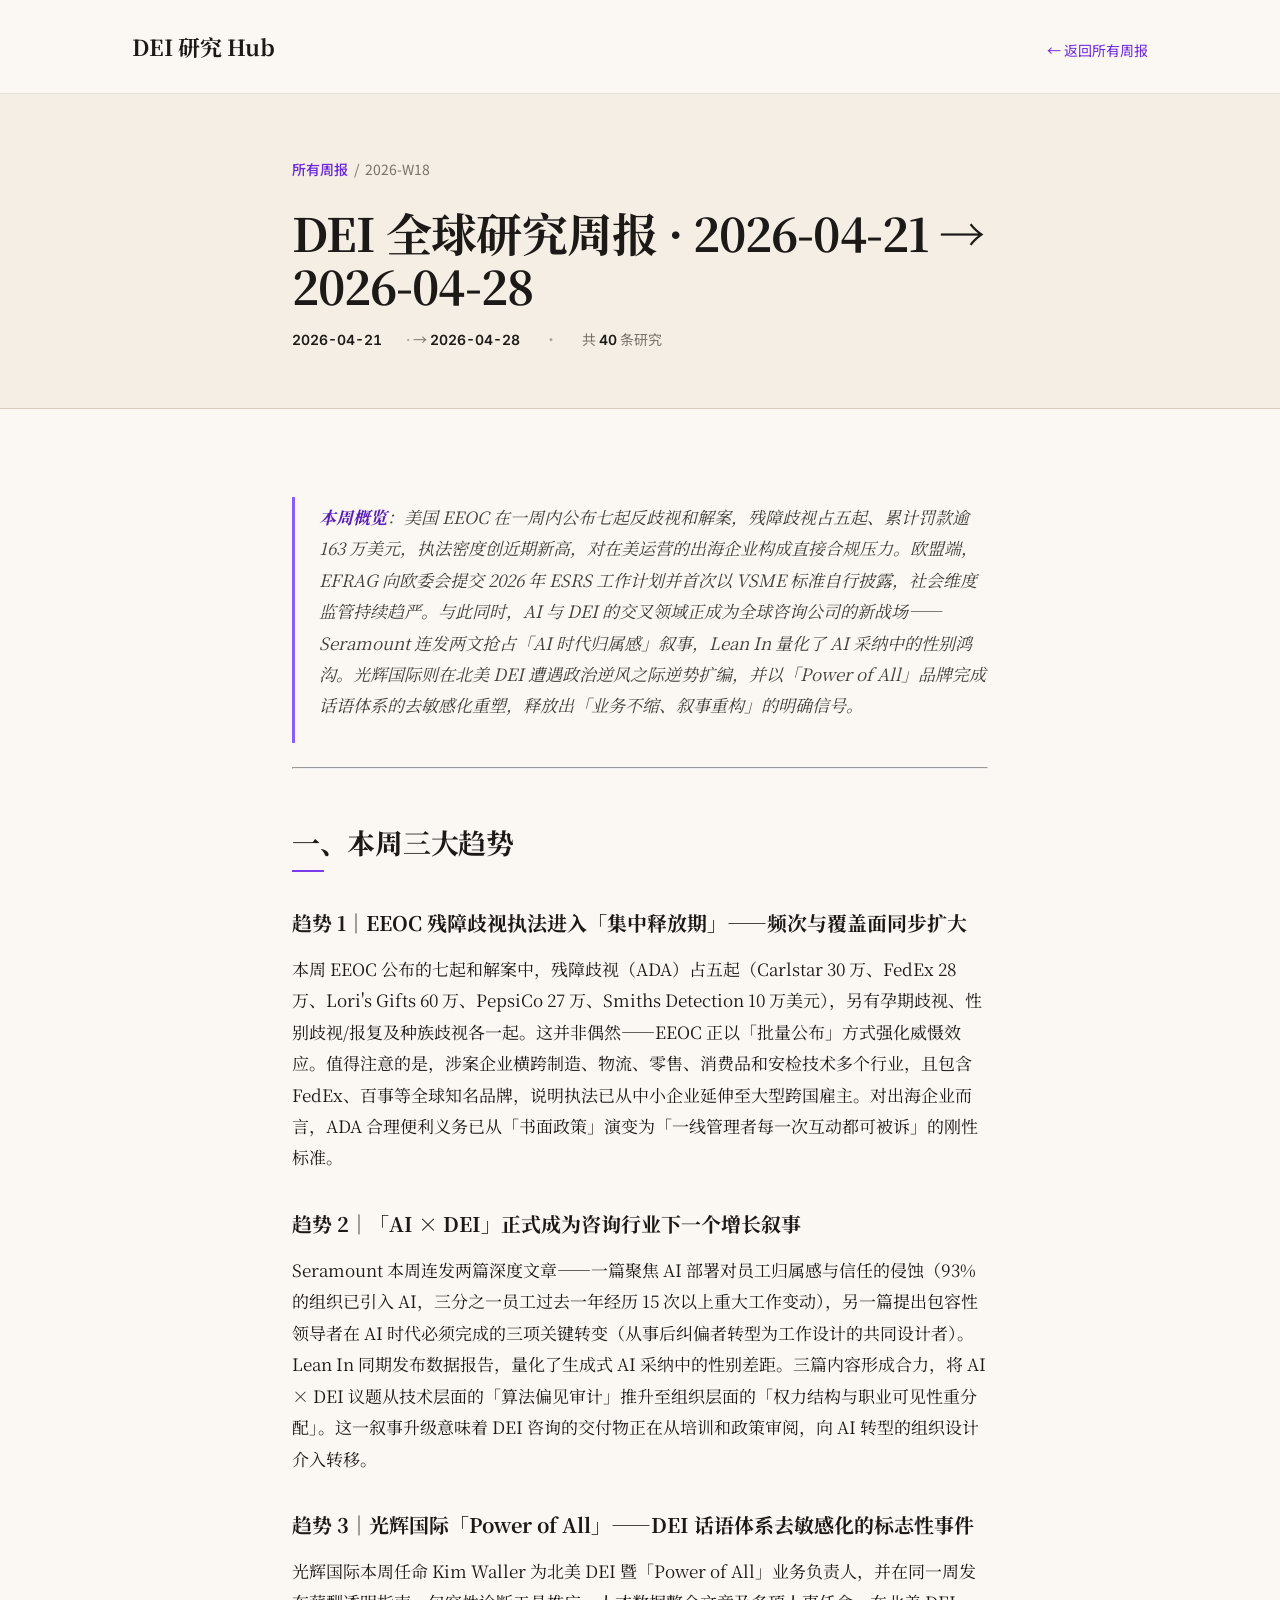
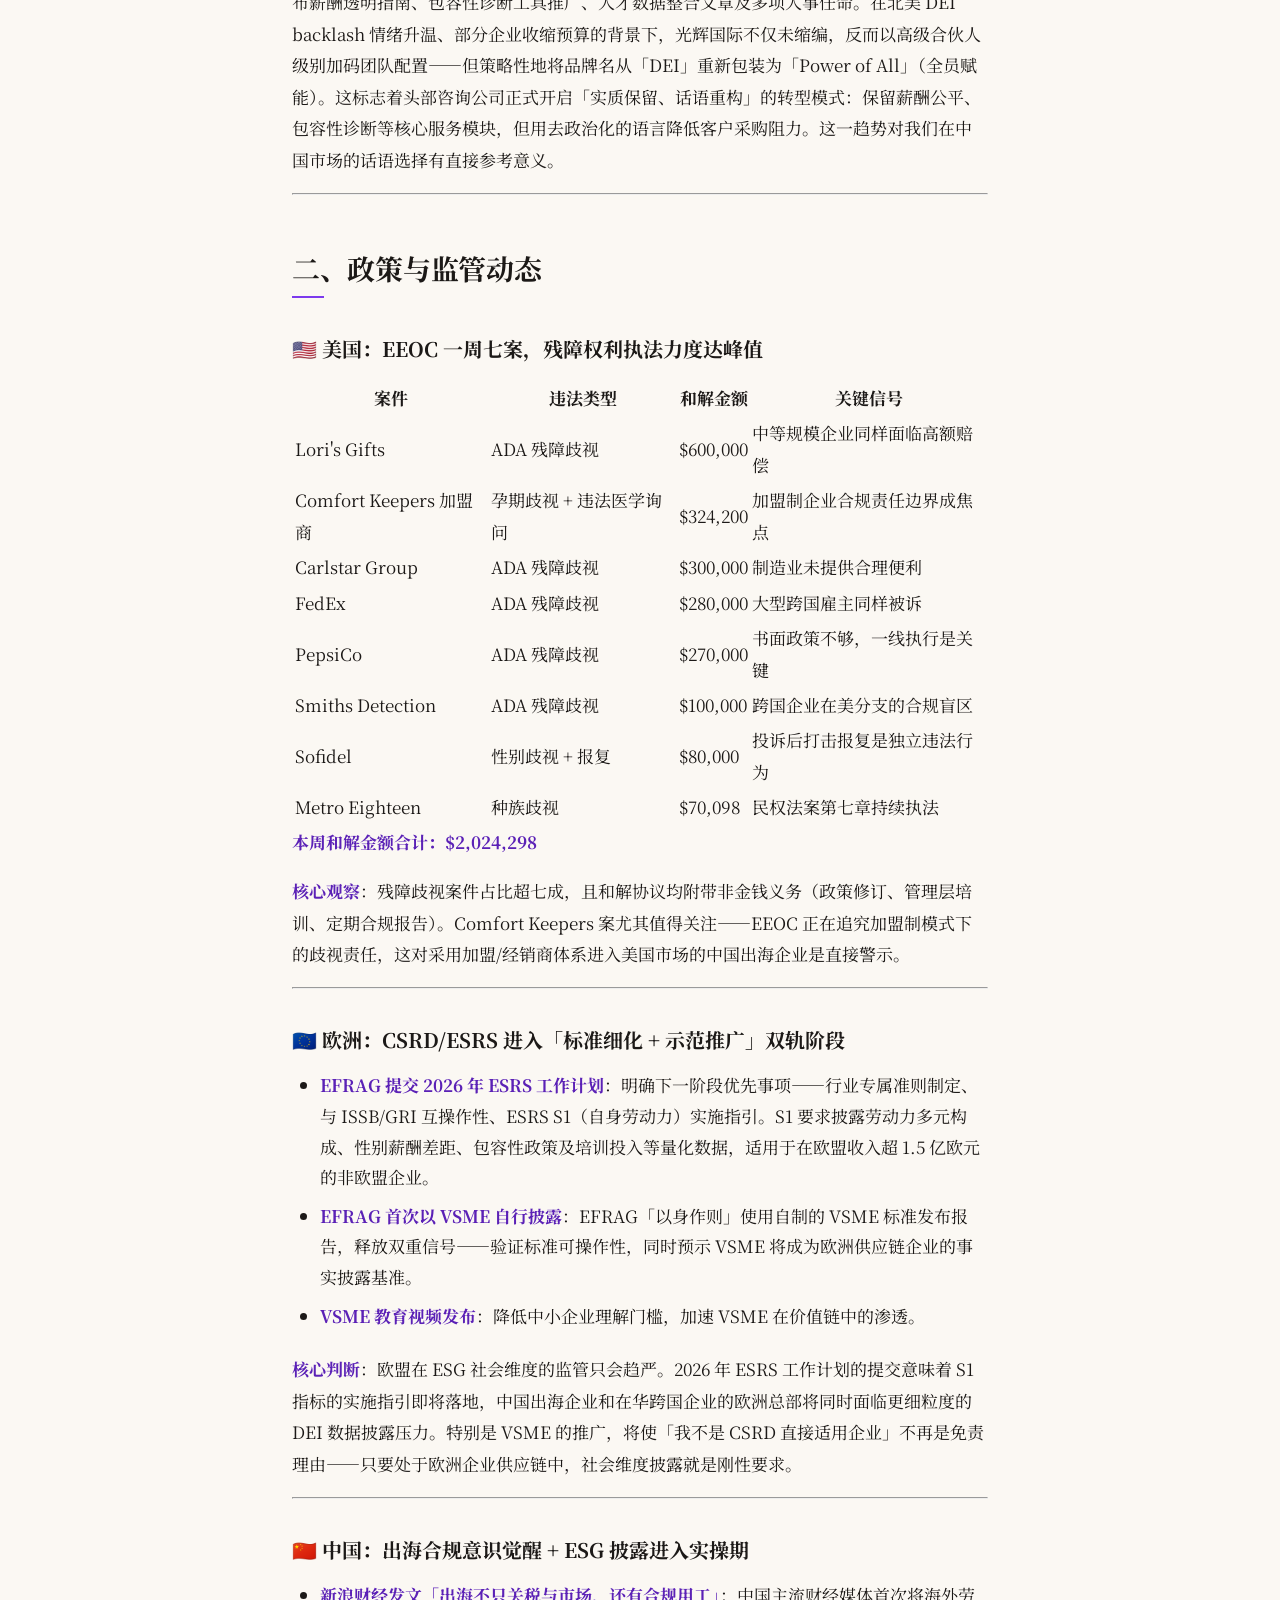
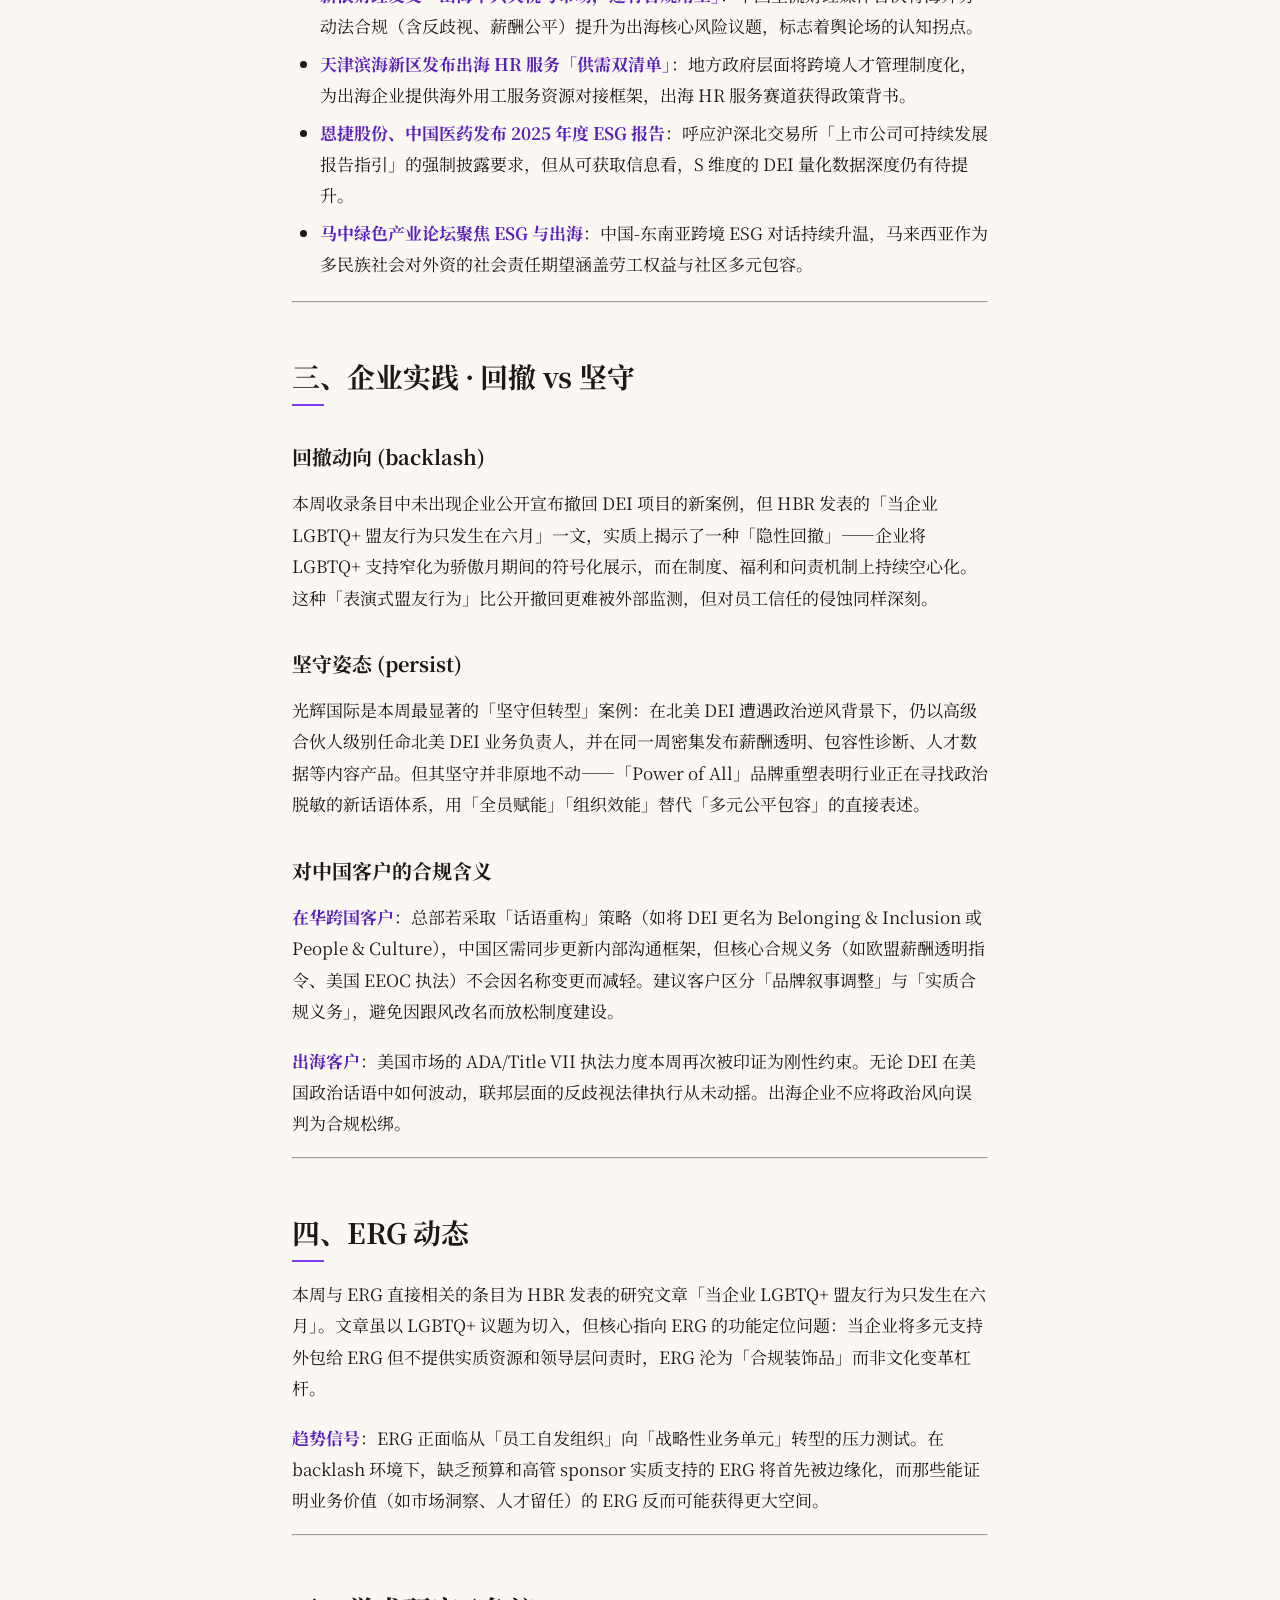
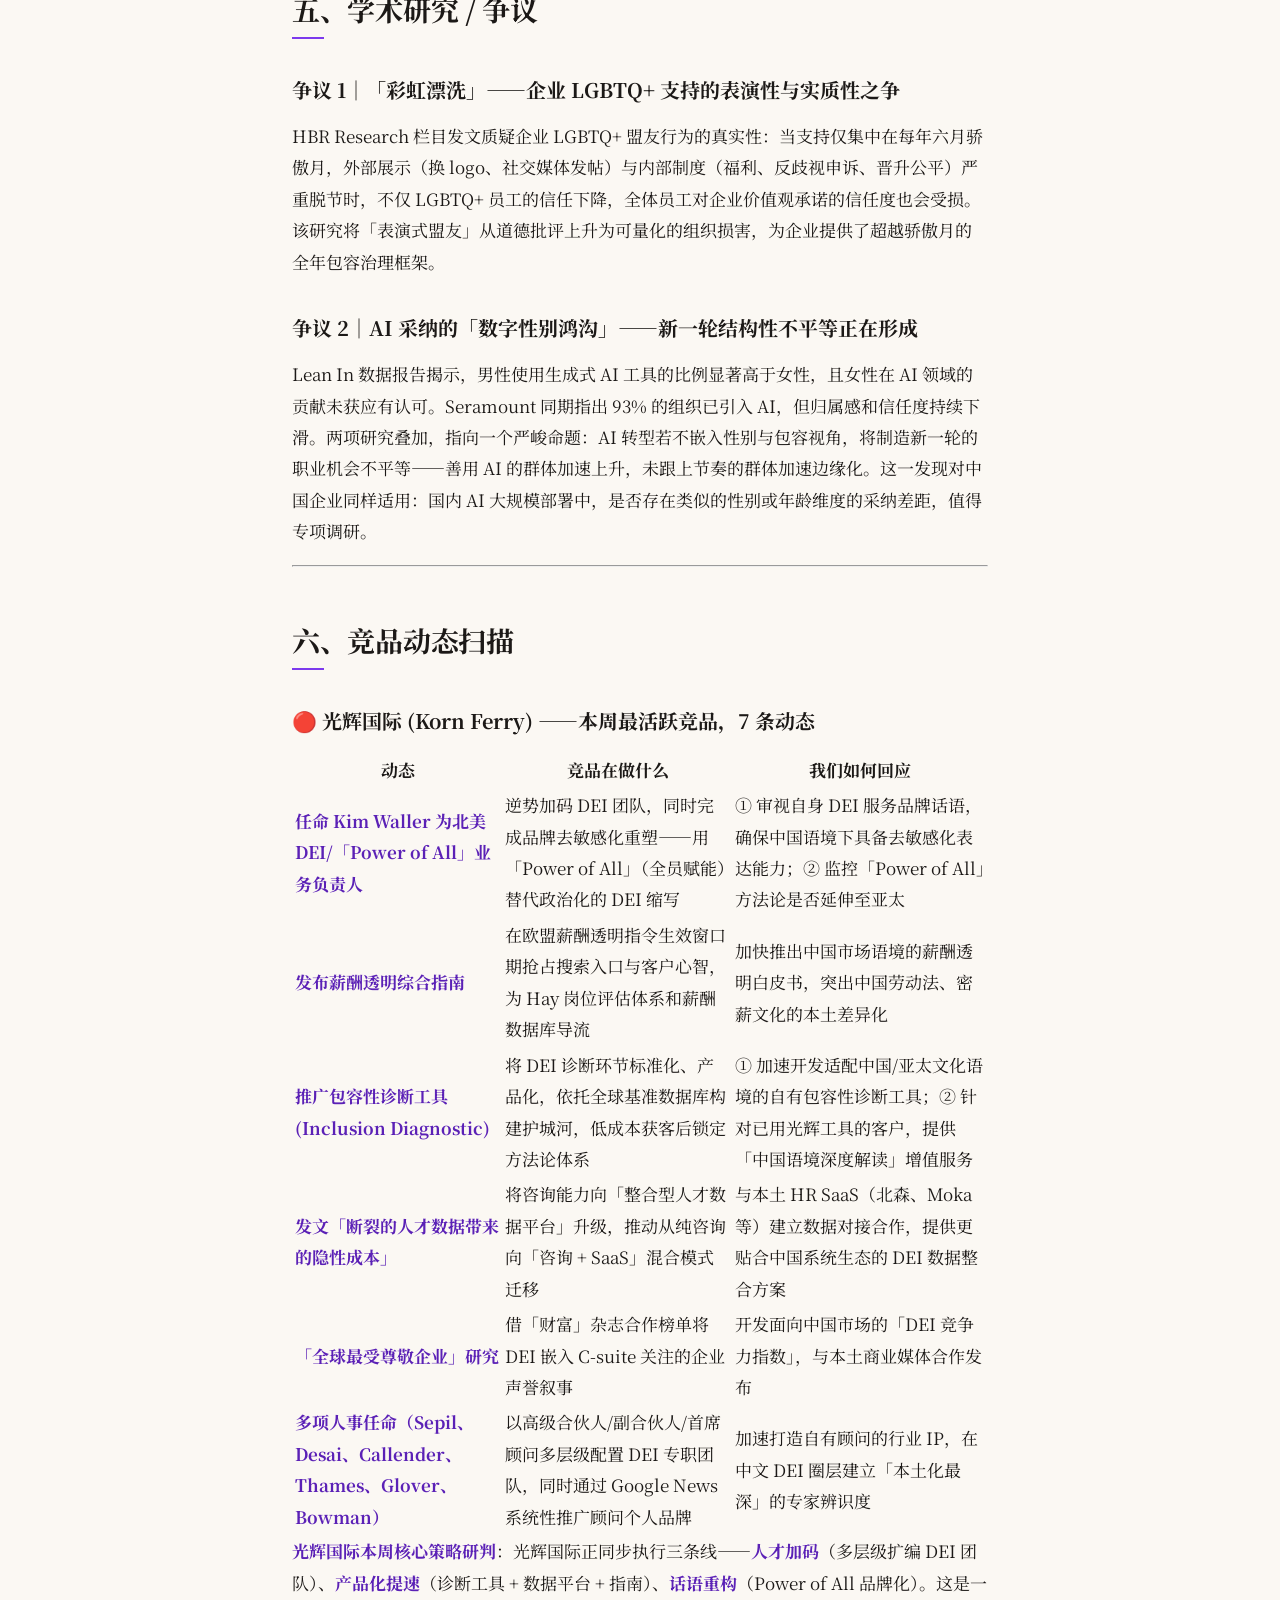
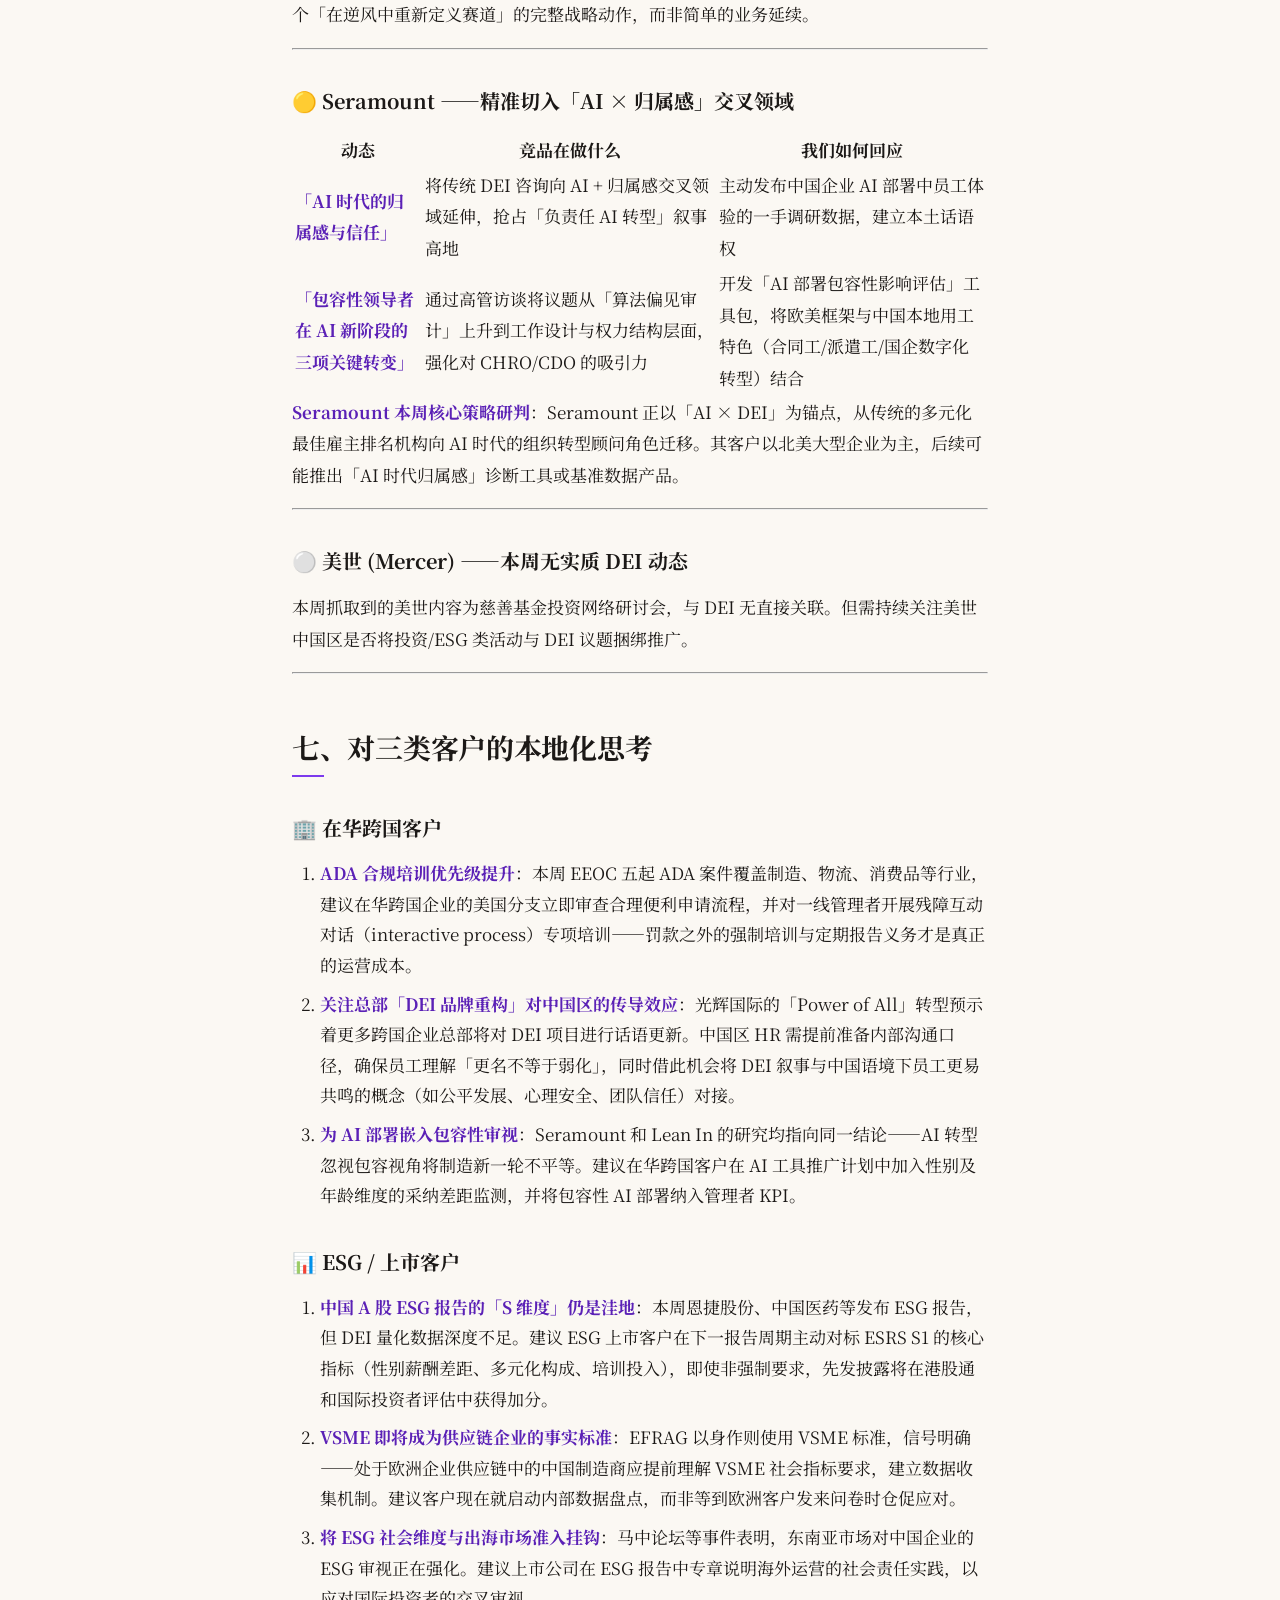
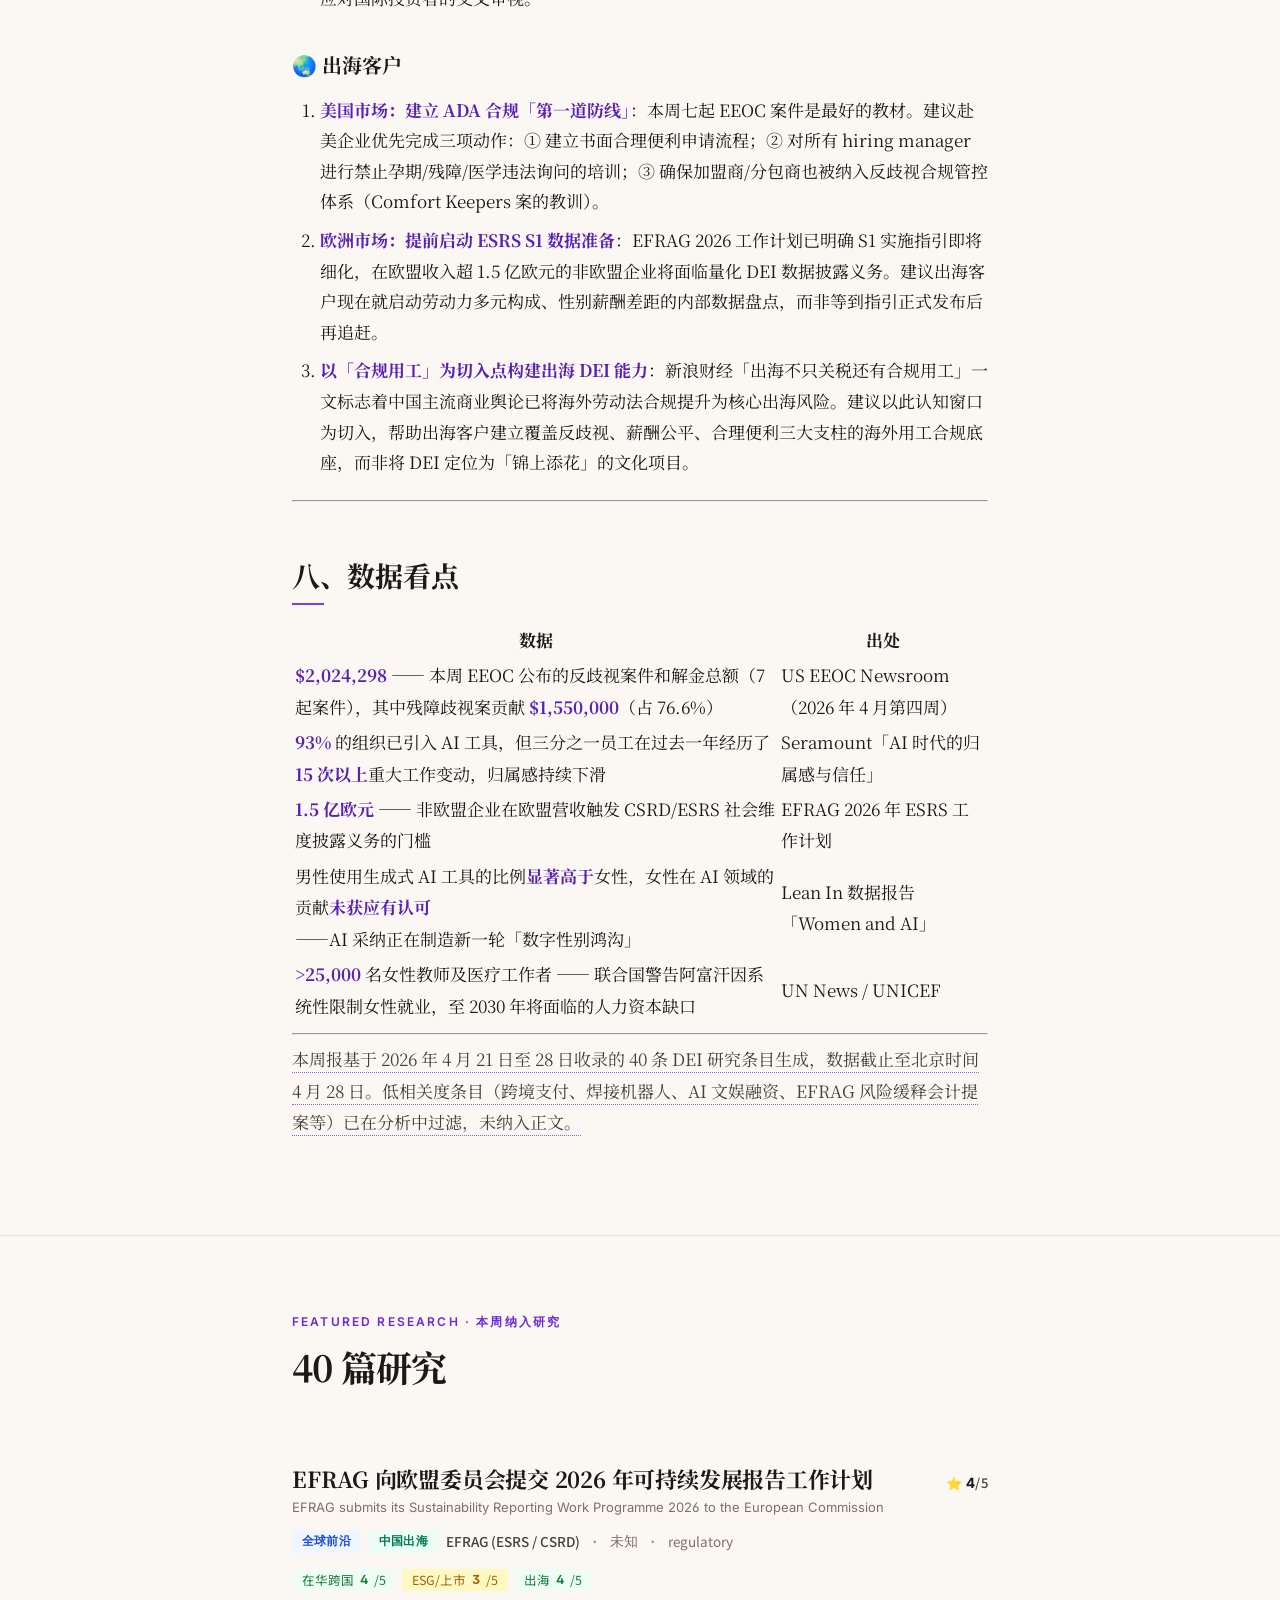
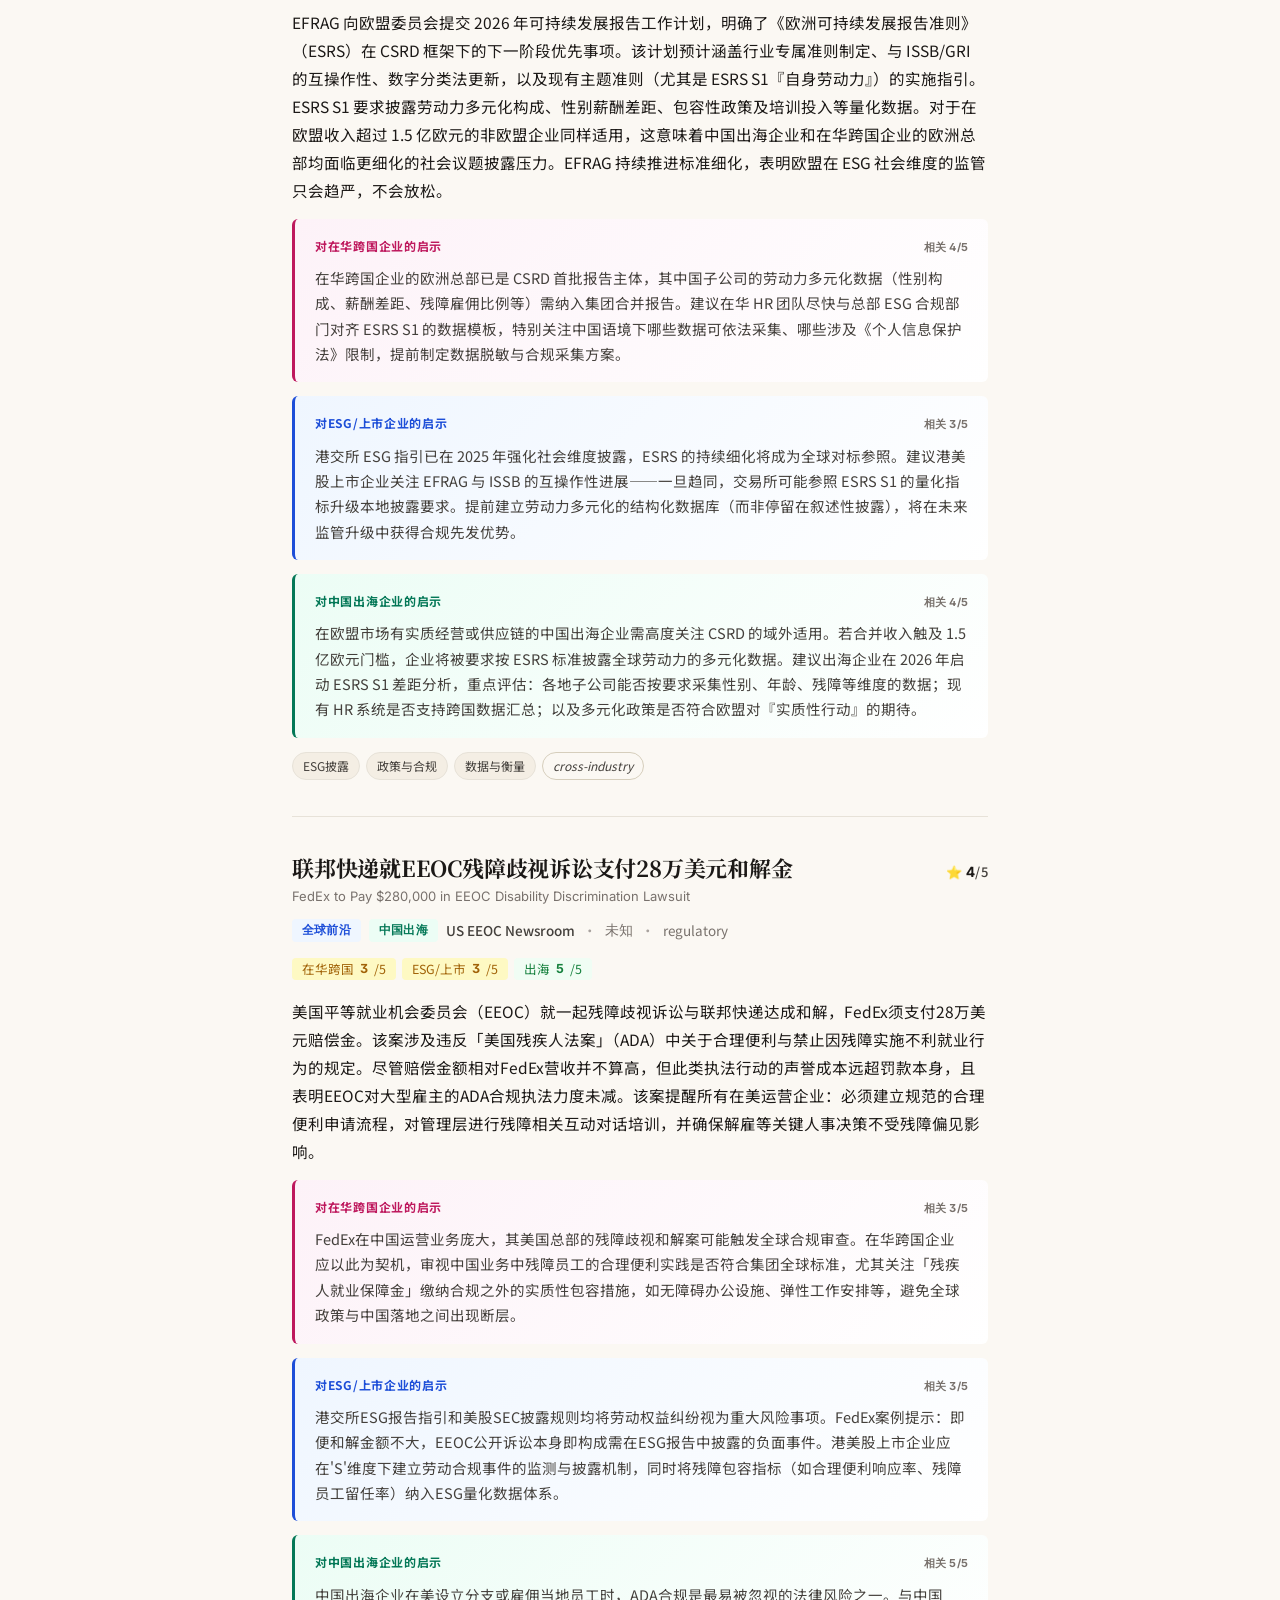
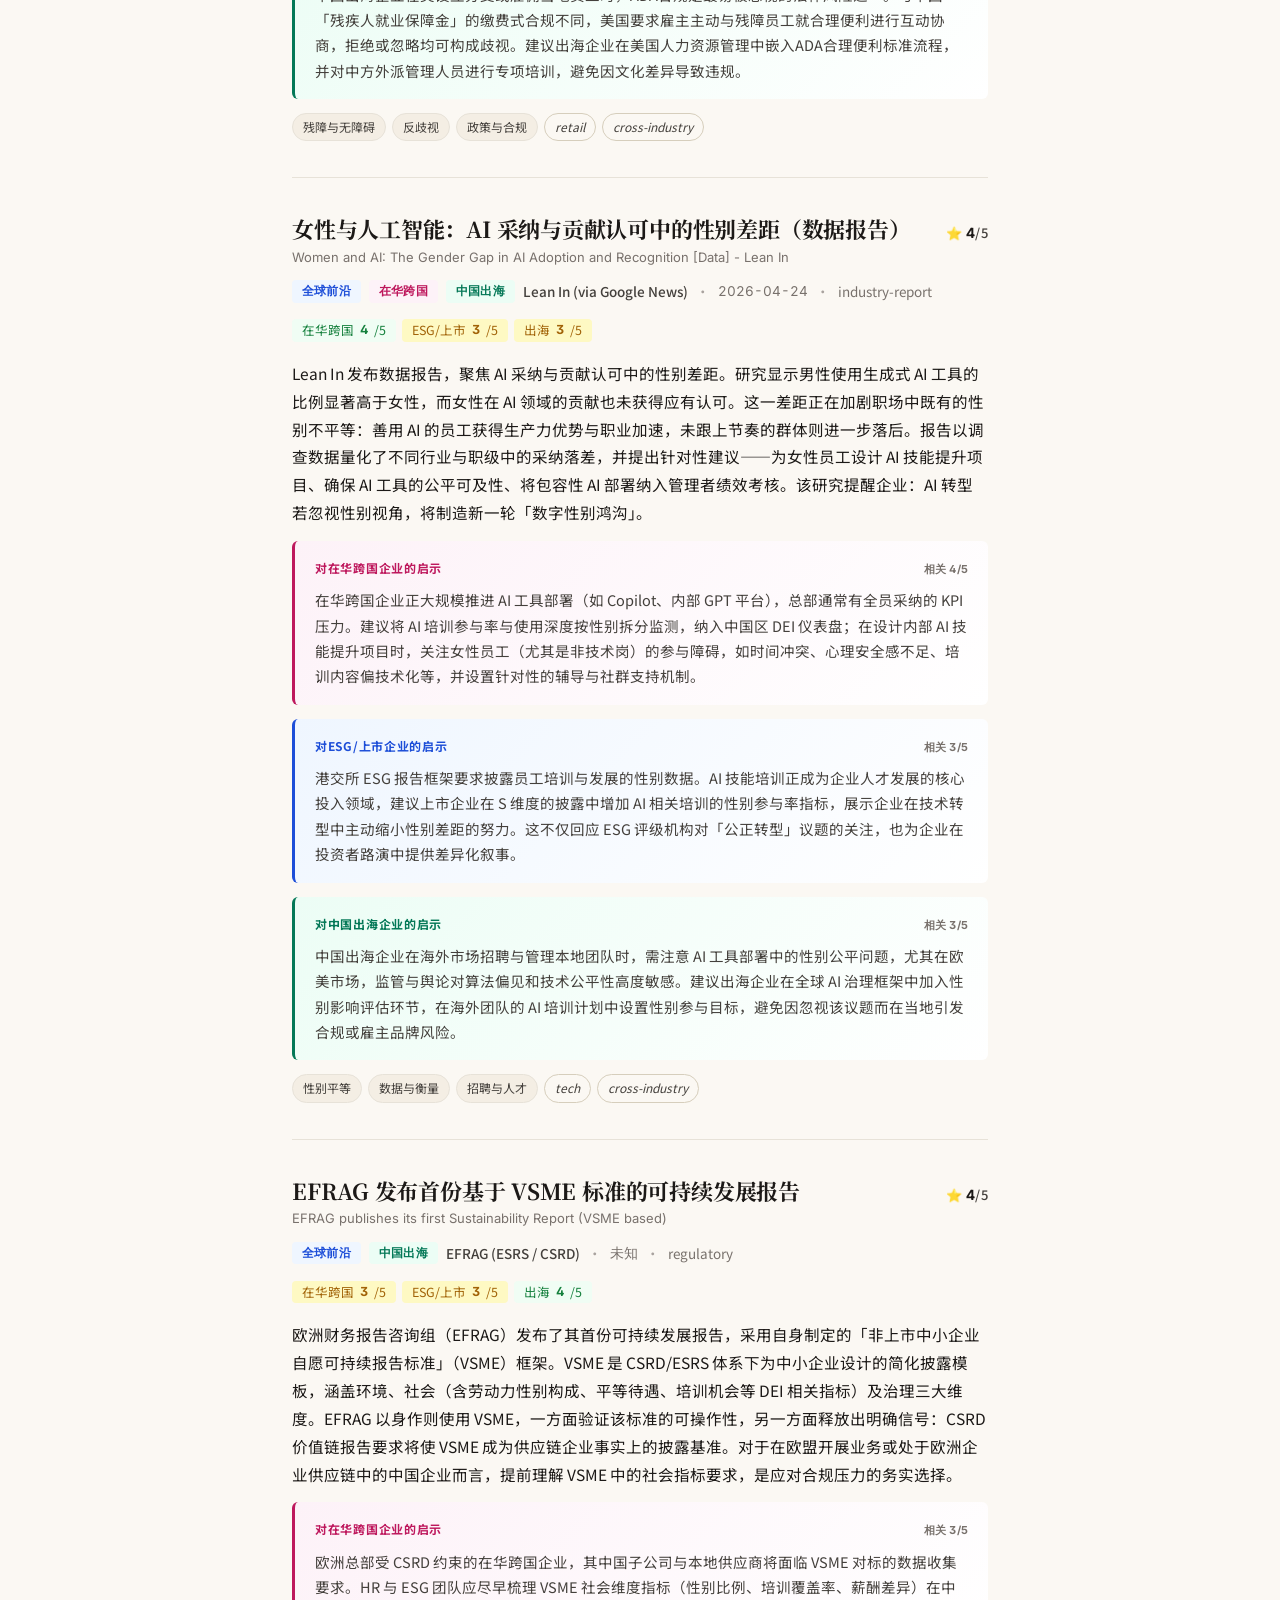
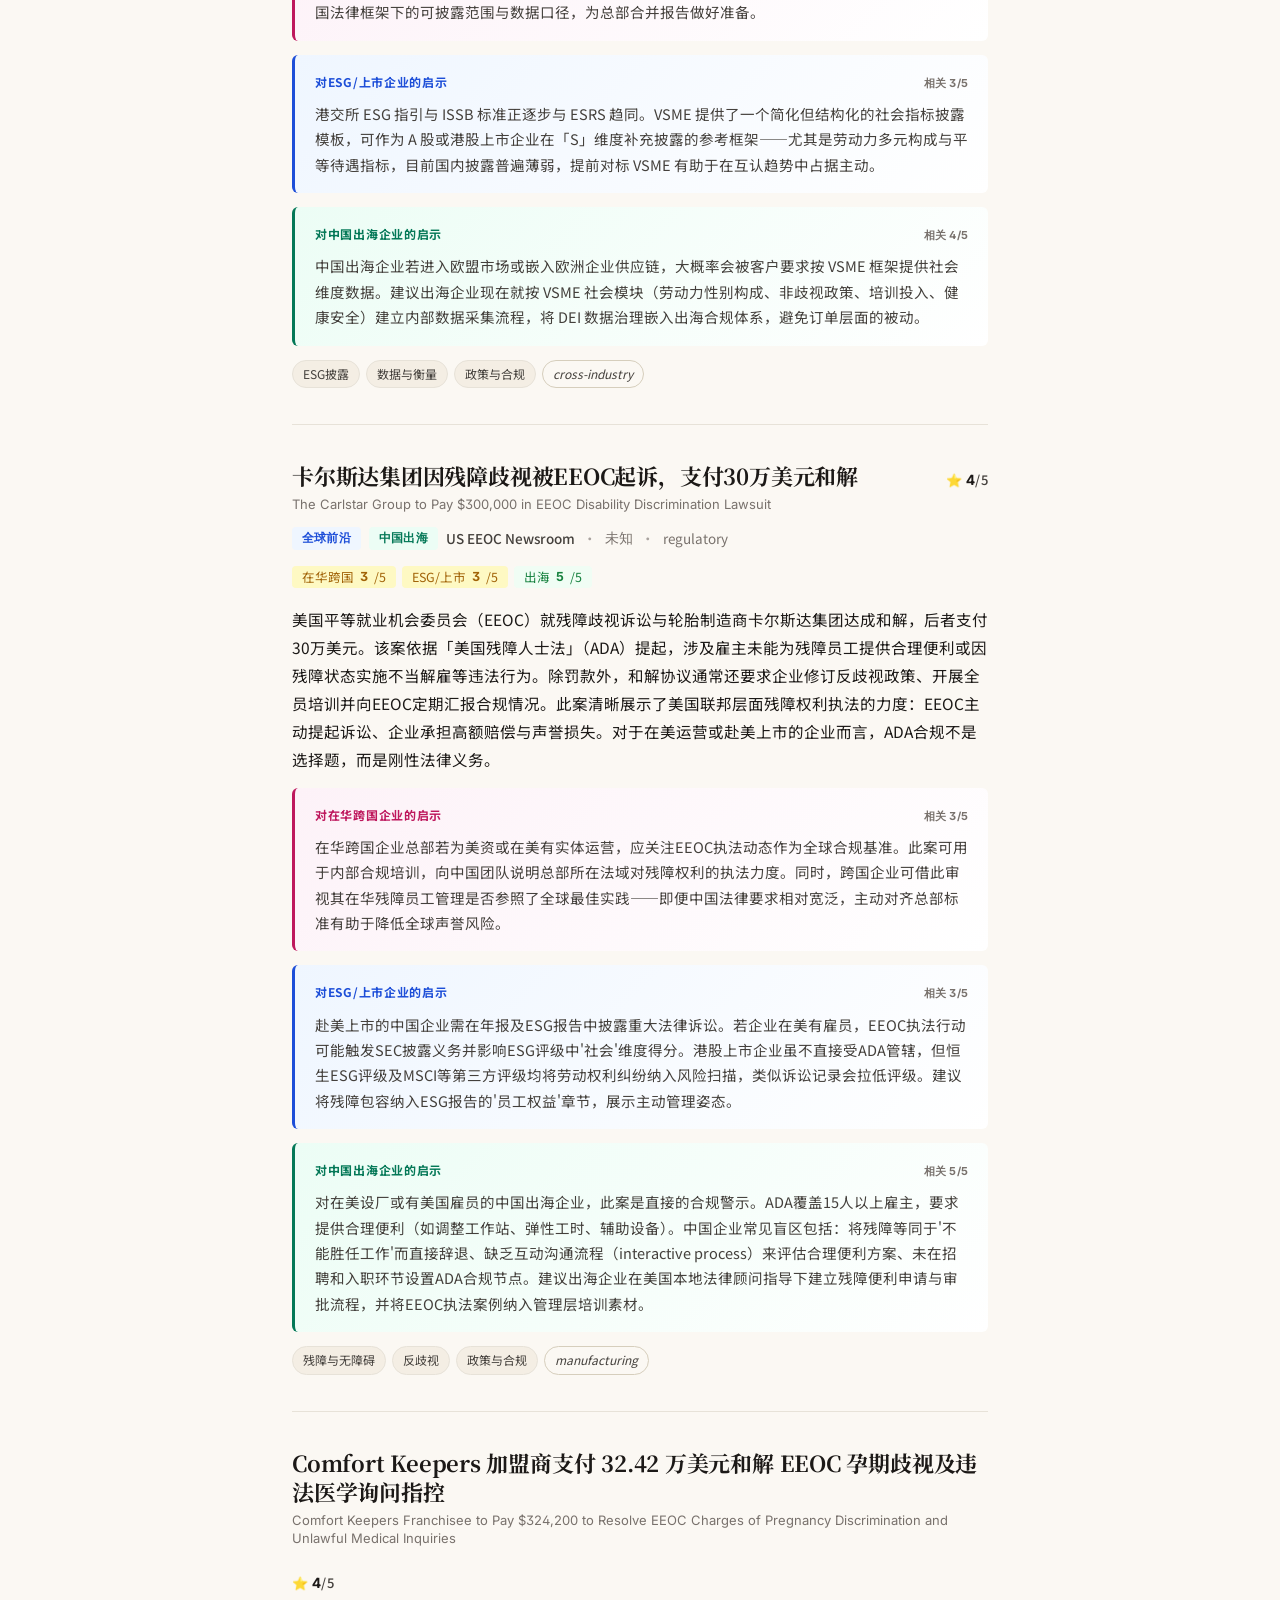
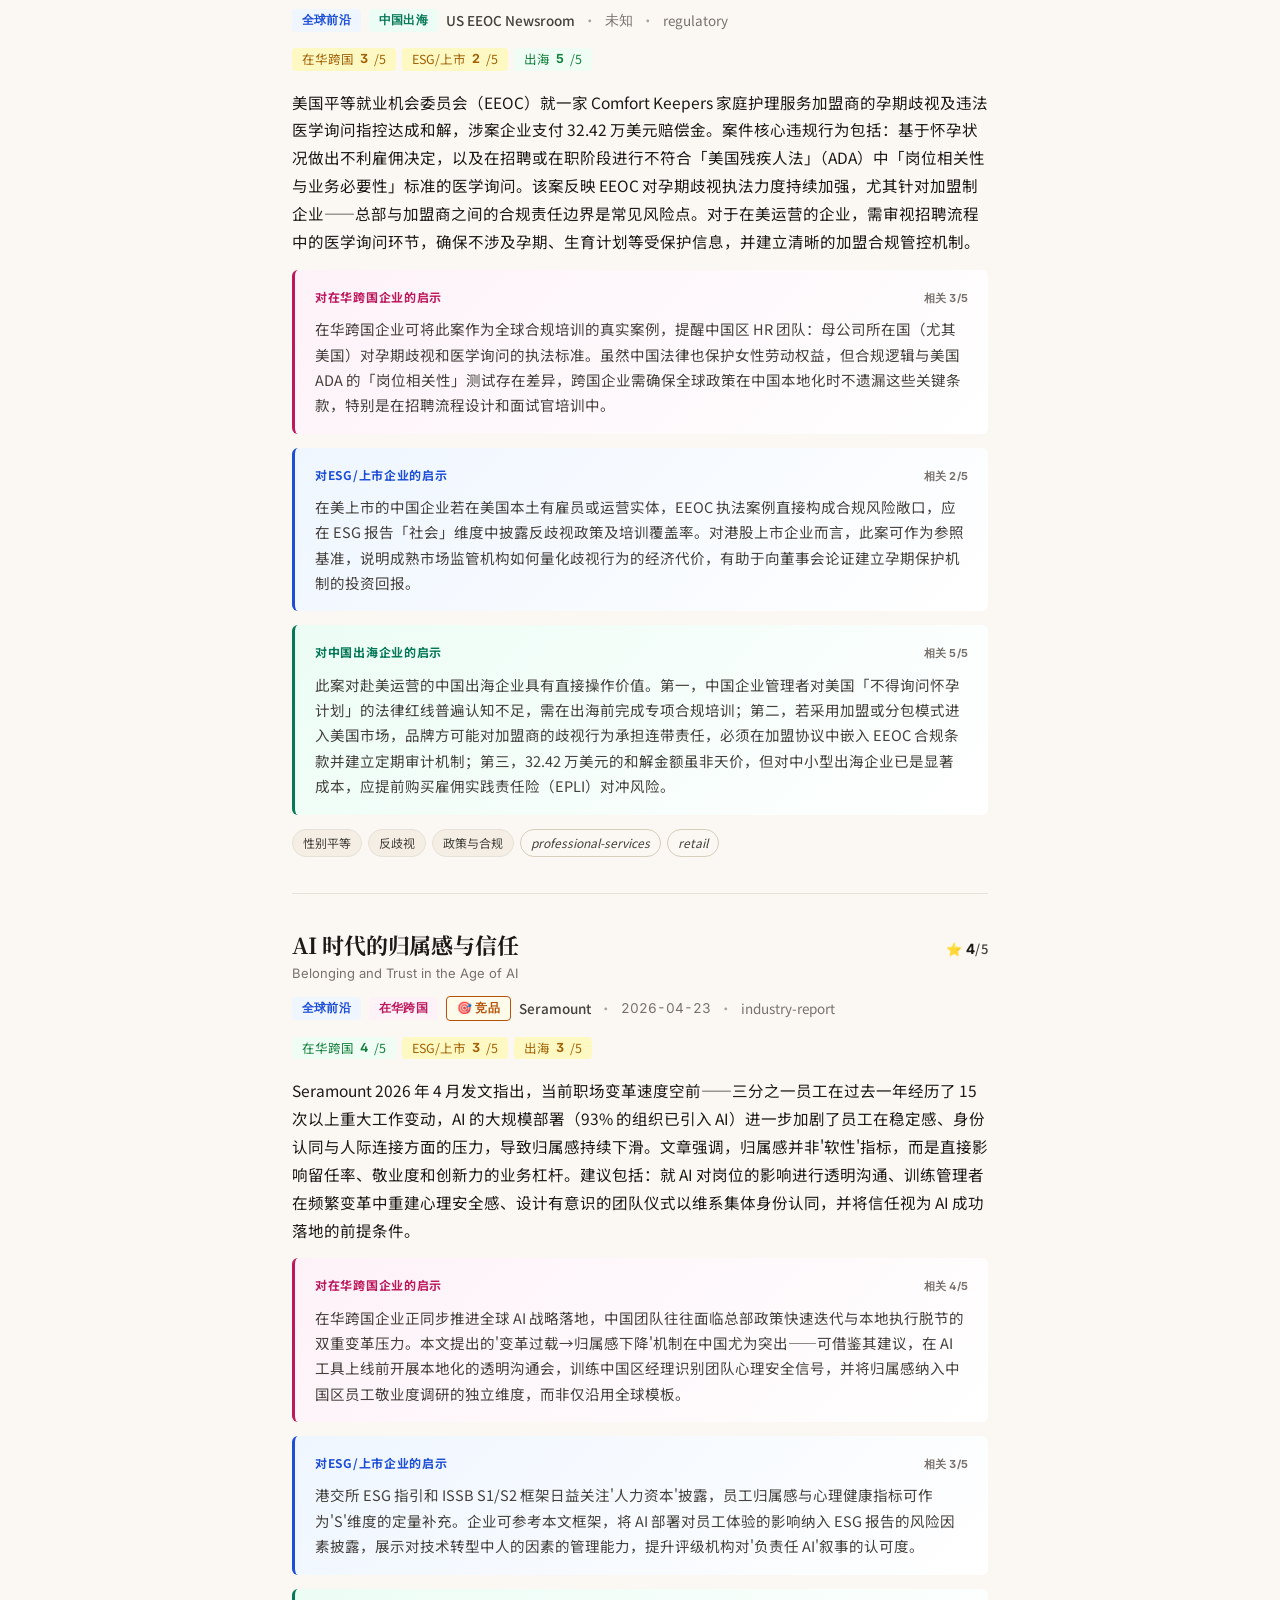
<file: reports/site/weeks/2026-W18.html>
<!DOCTYPE html>
<html lang="zh-CN">
<head>
    <meta charset="UTF-8">
    <meta name="viewport" content="width=device-width, initial-scale=1.0">
    <meta name="generator" content="DEI Research Assistant">
    <meta name="description" content="全球 DEI 研究持续追踪 · 面向中国企业的本地化洞察">
    <title>DEI 全球研究周报 · 2026-04-21 → 2026-04-28 · DEI 研究 Hub</title>

    <link rel="preconnect" href="https://fonts.googleapis.com">
    <link rel="preconnect" href="https://fonts.gstatic.com" crossorigin>
    <link href="https://fonts.googleapis.com/css2?family=Inter:wght@400;500;600;700&family=Noto+Sans+SC:wght@400;500;700&family=Noto+Serif+SC:wght@500;700;900&display=swap" rel="stylesheet">

    <link rel="stylesheet" href="../assets/style.css">
</head>
<body>
    
<header class="site-header on-paper">
    <div class="container">
        <div class="row">
            <a class="brand" href="../index.html">DEI 研究 Hub</a>
            <span class="nav-back"><a href="../index.html">← 返回所有周报</a></span>
        </div>
    </div>
</header>

<div class="week-hero">
    <div class="container-narrow">
        <div class="breadcrumb">
            <a href="../index.html">所有周报</a> &nbsp;/&nbsp; 2026-W18
        </div>
        <h1>DEI 全球研究周报 · 2026-04-21 → 2026-04-28</h1>
        <div class="meta-row">
            <span><span class="num">2026-04-21</span> → <span class="num">2026-04-28</span></span>
            <span>共 <span class="num">40</span> 条研究</span>
        </div>
    </div>
</div>

<section class="container-narrow">
    <article class="narrative">
        <h1>DEI 全球研究周报 (2026-04-21 → 2026-04-28)</h1>
<blockquote>
<p><strong>本周概览</strong>：美国 EEOC 在一周内公布七起反歧视和解案，残障歧视占五起、累计罚款逾 163 万美元，执法密度创近期新高，对在美运营的出海企业构成直接合规压力。欧盟端，EFRAG 向欧委会提交 2026 年 ESRS 工作计划并首次以 VSME 标准自行披露，社会维度监管持续趋严。与此同时，AI 与 DEI 的交叉领域正成为全球咨询公司的新战场——Seramount 连发两文抢占「AI 时代归属感」叙事，Lean In 量化了 AI 采纳中的性别鸿沟。光辉国际则在北美 DEI 遭遇政治逆风之际逆势扩编，并以「Power of All」品牌完成话语体系的去敏感化重塑，释放出「业务不缩、叙事重构」的明确信号。</p>
</blockquote>
<hr />
<h2>一、本周三大趋势</h2>
<h3>趋势 1｜EEOC 残障歧视执法进入「集中释放期」——频次与覆盖面同步扩大</h3>
<p>本周 EEOC 公布的七起和解案中，残障歧视（ADA）占五起（Carlstar 30 万、FedEx 28 万、Lori's Gifts 60 万、PepsiCo 27 万、Smiths Detection 10 万美元），另有孕期歧视、性别歧视/报复及种族歧视各一起。这并非偶然——EEOC 正以「批量公布」方式强化威慑效应。值得注意的是，涉案企业横跨制造、物流、零售、消费品和安检技术多个行业，且包含 FedEx、百事等全球知名品牌，说明执法已从中小企业延伸至大型跨国雇主。对出海企业而言，ADA 合理便利义务已从「书面政策」演变为「一线管理者每一次互动都可被诉」的刚性标准。</p>
<h3>趋势 2｜「AI × DEI」正式成为咨询行业下一个增长叙事</h3>
<p>Seramount 本周连发两篇深度文章——一篇聚焦 AI 部署对员工归属感与信任的侵蚀（93% 的组织已引入 AI，三分之一员工过去一年经历 15 次以上重大工作变动），另一篇提出包容性领导者在 AI 时代必须完成的三项关键转变（从事后纠偏者转型为工作设计的共同设计者）。Lean In 同期发布数据报告，量化了生成式 AI 采纳中的性别差距。三篇内容形成合力，将 AI × DEI 议题从技术层面的「算法偏见审计」推升至组织层面的「权力结构与职业可见性重分配」。这一叙事升级意味着 DEI 咨询的交付物正在从培训和政策审阅，向 AI 转型的组织设计介入转移。</p>
<h3>趋势 3｜光辉国际「Power of All」——DEI 话语体系去敏感化的标志性事件</h3>
<p>光辉国际本周任命 Kim Waller 为北美 DEI 暨「Power of All」业务负责人，并在同一周发布薪酬透明指南、包容性诊断工具推广、人才数据整合文章及多项人事任命。在北美 DEI backlash 情绪升温、部分企业收缩预算的背景下，光辉国际不仅未缩编，反而以高级合伙人级别加码团队配置——但策略性地将品牌名从「DEI」重新包装为「Power of All」（全员赋能）。这标志着头部咨询公司正式开启「实质保留、话语重构」的转型模式：保留薪酬公平、包容性诊断等核心服务模块，但用去政治化的语言降低客户采购阻力。这一趋势对我们在中国市场的话语选择有直接参考意义。</p>
<hr />
<h2>二、政策与监管动态</h2>
<h3>🇺🇸 美国：EEOC 一周七案，残障权利执法力度达峰值</h3>
<table>
<thead>
<tr>
<th>案件</th>
<th>违法类型</th>
<th>和解金额</th>
<th>关键信号</th>
</tr>
</thead>
<tbody>
<tr>
<td>Lori's Gifts</td>
<td>ADA 残障歧视</td>
<td>$600,000</td>
<td>中等规模企业同样面临高额赔偿</td>
</tr>
<tr>
<td>Comfort Keepers 加盟商</td>
<td>孕期歧视 + 违法医学询问</td>
<td>$324,200</td>
<td>加盟制企业合规责任边界成焦点</td>
</tr>
<tr>
<td>Carlstar Group</td>
<td>ADA 残障歧视</td>
<td>$300,000</td>
<td>制造业未提供合理便利</td>
</tr>
<tr>
<td>FedEx</td>
<td>ADA 残障歧视</td>
<td>$280,000</td>
<td>大型跨国雇主同样被诉</td>
</tr>
<tr>
<td>PepsiCo</td>
<td>ADA 残障歧视</td>
<td>$270,000</td>
<td>书面政策不够，一线执行是关键</td>
</tr>
<tr>
<td>Smiths Detection</td>
<td>ADA 残障歧视</td>
<td>$100,000</td>
<td>跨国企业在美分支的合规盲区</td>
</tr>
<tr>
<td>Sofidel</td>
<td>性别歧视 + 报复</td>
<td>$80,000</td>
<td>投诉后打击报复是独立违法行为</td>
</tr>
<tr>
<td>Metro Eighteen</td>
<td>种族歧视</td>
<td>$70,098</td>
<td>民权法案第七章持续执法</td>
</tr>
</tbody>
</table>
<p><strong>本周和解金额合计：$2,024,298</strong></p>
<p><strong>核心观察</strong>：残障歧视案件占比超七成，且和解协议均附带非金钱义务（政策修订、管理层培训、定期合规报告）。Comfort Keepers 案尤其值得关注——EEOC 正在追究加盟制模式下的歧视责任，这对采用加盟/经销商体系进入美国市场的中国出海企业是直接警示。</p>
<hr />
<h3>🇪🇺 欧洲：CSRD/ESRS 进入「标准细化 + 示范推广」双轨阶段</h3>
<ul>
<li><strong>EFRAG 提交 2026 年 ESRS 工作计划</strong>：明确下一阶段优先事项——行业专属准则制定、与 ISSB/GRI 互操作性、ESRS S1（自身劳动力）实施指引。S1 要求披露劳动力多元构成、性别薪酬差距、包容性政策及培训投入等量化数据，适用于在欧盟收入超 1.5 亿欧元的非欧盟企业。</li>
<li><strong>EFRAG 首次以 VSME 自行披露</strong>：EFRAG「以身作则」使用自制的 VSME 标准发布报告，释放双重信号——验证标准可操作性，同时预示 VSME 将成为欧洲供应链企业的事实披露基准。</li>
<li><strong>VSME 教育视频发布</strong>：降低中小企业理解门槛，加速 VSME 在价值链中的渗透。</li>
</ul>
<p><strong>核心判断</strong>：欧盟在 ESG 社会维度的监管只会趋严。2026 年 ESRS 工作计划的提交意味着 S1 指标的实施指引即将落地，中国出海企业和在华跨国企业的欧洲总部将同时面临更细粒度的 DEI 数据披露压力。特别是 VSME 的推广，将使「我不是 CSRD 直接适用企业」不再是免责理由——只要处于欧洲企业供应链中，社会维度披露就是刚性要求。</p>
<hr />
<h3>🇨🇳 中国：出海合规意识觉醒 + ESG 披露进入实操期</h3>
<ul>
<li><strong>新浪财经发文「出海不只关税与市场，还有合规用工」</strong>：中国主流财经媒体首次将海外劳动法合规（含反歧视、薪酬公平）提升为出海核心风险议题，标志着舆论场的认知拐点。</li>
<li><strong>天津滨海新区发布出海 HR 服务「供需双清单」</strong>：地方政府层面将跨境人才管理制度化，为出海企业提供海外用工服务资源对接框架，出海 HR 服务赛道获得政策背书。</li>
<li><strong>恩捷股份、中国医药发布 2025 年度 ESG 报告</strong>：呼应沪深北交易所「上市公司可持续发展报告指引」的强制披露要求，但从可获取信息看，S 维度的 DEI 量化数据深度仍有待提升。</li>
<li><strong>马中绿色产业论坛聚焦 ESG 与出海</strong>：中国-东南亚跨境 ESG 对话持续升温，马来西亚作为多民族社会对外资的社会责任期望涵盖劳工权益与社区多元包容。</li>
</ul>
<hr />
<h2>三、企业实践 · 回撤 vs 坚守</h2>
<h3>回撤动向 (backlash)</h3>
<p>本周收录条目中未出现企业公开宣布撤回 DEI 项目的新案例，但 HBR 发表的「当企业 LGBTQ+ 盟友行为只发生在六月」一文，实质上揭示了一种「隐性回撤」——企业将 LGBTQ+ 支持窄化为骄傲月期间的符号化展示，而在制度、福利和问责机制上持续空心化。这种「表演式盟友行为」比公开撤回更难被外部监测，但对员工信任的侵蚀同样深刻。</p>
<h3>坚守姿态 (persist)</h3>
<p>光辉国际是本周最显著的「坚守但转型」案例：在北美 DEI 遭遇政治逆风背景下，仍以高级合伙人级别任命北美 DEI 业务负责人，并在同一周密集发布薪酬透明、包容性诊断、人才数据等内容产品。但其坚守并非原地不动——「Power of All」品牌重塑表明行业正在寻找政治脱敏的新话语体系，用「全员赋能」「组织效能」替代「多元公平包容」的直接表述。</p>
<h3>对中国客户的合规含义</h3>
<p><strong>在华跨国客户</strong>：总部若采取「话语重构」策略（如将 DEI 更名为 Belonging &amp; Inclusion 或 People &amp; Culture），中国区需同步更新内部沟通框架，但核心合规义务（如欧盟薪酬透明指令、美国 EEOC 执法）不会因名称变更而减轻。建议客户区分「品牌叙事调整」与「实质合规义务」，避免因跟风改名而放松制度建设。</p>
<p><strong>出海客户</strong>：美国市场的 ADA/Title VII 执法力度本周再次被印证为刚性约束。无论 DEI 在美国政治话语中如何波动，联邦层面的反歧视法律执行从未动摇。出海企业不应将政治风向误判为合规松绑。</p>
<hr />
<h2>四、ERG 动态</h2>
<p>本周与 ERG 直接相关的条目为 HBR 发表的研究文章「当企业 LGBTQ+ 盟友行为只发生在六月」。文章虽以 LGBTQ+ 议题为切入，但核心指向 ERG 的功能定位问题：当企业将多元支持外包给 ERG 但不提供实质资源和领导层问责时，ERG 沦为「合规装饰品」而非文化变革杠杆。</p>
<p><strong>趋势信号</strong>：ERG 正面临从「员工自发组织」向「战略性业务单元」转型的压力测试。在 backlash 环境下，缺乏预算和高管 sponsor 实质支持的 ERG 将首先被边缘化，而那些能证明业务价值（如市场洞察、人才留任）的 ERG 反而可能获得更大空间。</p>
<hr />
<h2>五、学术研究 / 争议</h2>
<h3>争议 1｜「彩虹漂洗」——企业 LGBTQ+ 支持的表演性与实质性之争</h3>
<p>HBR Research 栏目发文质疑企业 LGBTQ+ 盟友行为的真实性：当支持仅集中在每年六月骄傲月，外部展示（换 logo、社交媒体发帖）与内部制度（福利、反歧视申诉、晋升公平）严重脱节时，不仅 LGBTQ+ 员工的信任下降，全体员工对企业价值观承诺的信任度也会受损。该研究将「表演式盟友」从道德批评上升为可量化的组织损害，为企业提供了超越骄傲月的全年包容治理框架。</p>
<h3>争议 2｜AI 采纳的「数字性别鸿沟」——新一轮结构性不平等正在形成</h3>
<p>Lean In 数据报告揭示，男性使用生成式 AI 工具的比例显著高于女性，且女性在 AI 领域的贡献未获应有认可。Seramount 同期指出 93% 的组织已引入 AI，但归属感和信任度持续下滑。两项研究叠加，指向一个严峻命题：AI 转型若不嵌入性别与包容视角，将制造新一轮的职业机会不平等——善用 AI 的群体加速上升，未跟上节奏的群体加速边缘化。这一发现对中国企业同样适用：国内 AI 大规模部署中，是否存在类似的性别或年龄维度的采纳差距，值得专项调研。</p>
<hr />
<h2>六、竞品动态扫描</h2>
<h3>🔴 光辉国际 (Korn Ferry) ——本周最活跃竞品，7 条动态</h3>
<table>
<thead>
<tr>
<th>动态</th>
<th>竞品在做什么</th>
<th>我们如何回应</th>
</tr>
</thead>
<tbody>
<tr>
<td><strong>任命 Kim Waller 为北美 DEI/「Power of All」业务负责人</strong></td>
<td>逆势加码 DEI 团队，同时完成品牌去敏感化重塑——用「Power of All」（全员赋能）替代政治化的 DEI 缩写</td>
<td>① 审视自身 DEI 服务品牌话语，确保中国语境下具备去敏感化表达能力；② 监控「Power of All」方法论是否延伸至亚太</td>
</tr>
<tr>
<td><strong>发布薪酬透明综合指南</strong></td>
<td>在欧盟薪酬透明指令生效窗口期抢占搜索入口与客户心智，为 Hay 岗位评估体系和薪酬数据库导流</td>
<td>加快推出中国市场语境的薪酬透明白皮书，突出中国劳动法、密薪文化的本土差异化</td>
</tr>
<tr>
<td><strong>推广包容性诊断工具 (Inclusion Diagnostic)</strong></td>
<td>将 DEI 诊断环节标准化、产品化，依托全球基准数据库构建护城河，低成本获客后锁定方法论体系</td>
<td>① 加速开发适配中国/亚太文化语境的自有包容性诊断工具；② 针对已用光辉工具的客户，提供「中国语境深度解读」增值服务</td>
</tr>
<tr>
<td><strong>发文「断裂的人才数据带来的隐性成本」</strong></td>
<td>将咨询能力向「整合型人才数据平台」升级，推动从纯咨询向「咨询 + SaaS」混合模式迁移</td>
<td>与本土 HR SaaS（北森、Moka 等）建立数据对接合作，提供更贴合中国系统生态的 DEI 数据整合方案</td>
</tr>
<tr>
<td><strong>「全球最受尊敬企业」研究</strong></td>
<td>借「财富」杂志合作榜单将 DEI 嵌入 C-suite 关注的企业声誉叙事</td>
<td>开发面向中国市场的「DEI 竞争力指数」，与本土商业媒体合作发布</td>
</tr>
<tr>
<td><strong>多项人事任命（Sepil、Desai、Callender、Thames、Glover、Bowman）</strong></td>
<td>以高级合伙人/副合伙人/首席顾问多层级配置 DEI 专职团队，同时通过 Google News 系统性推广顾问个人品牌</td>
<td>加速打造自有顾问的行业 IP，在中文 DEI 圈层建立「本土化最深」的专家辨识度</td>
</tr>
</tbody>
</table>
<p><strong>光辉国际本周核心策略研判</strong>：光辉国际正同步执行三条线——<strong>人才加码</strong>（多层级扩编 DEI 团队）、<strong>产品化提速</strong>（诊断工具 + 数据平台 + 指南）、<strong>话语重构</strong>（Power of All 品牌化）。这是一个「在逆风中重新定义赛道」的完整战略动作，而非简单的业务延续。</p>
<hr />
<h3>🟡 Seramount ——精准切入「AI × 归属感」交叉领域</h3>
<table>
<thead>
<tr>
<th>动态</th>
<th>竞品在做什么</th>
<th>我们如何回应</th>
</tr>
</thead>
<tbody>
<tr>
<td><strong>「AI 时代的归属感与信任」</strong></td>
<td>将传统 DEI 咨询向 AI + 归属感交叉领域延伸，抢占「负责任 AI 转型」叙事高地</td>
<td>主动发布中国企业 AI 部署中员工体验的一手调研数据，建立本土话语权</td>
</tr>
<tr>
<td><strong>「包容性领导者在 AI 新阶段的三项关键转变」</strong></td>
<td>通过高管访谈将议题从「算法偏见审计」上升到工作设计与权力结构层面，强化对 CHRO/CDO 的吸引力</td>
<td>开发「AI 部署包容性影响评估」工具包，将欧美框架与中国本地用工特色（合同工/派遣工/国企数字化转型）结合</td>
</tr>
</tbody>
</table>
<p><strong>Seramount 本周核心策略研判</strong>：Seramount 正以「AI × DEI」为锚点，从传统的多元化最佳雇主排名机构向 AI 时代的组织转型顾问角色迁移。其客户以北美大型企业为主，后续可能推出「AI 时代归属感」诊断工具或基准数据产品。</p>
<hr />
<h3>⚪ 美世 (Mercer) ——本周无实质 DEI 动态</h3>
<p>本周抓取到的美世内容为慈善基金投资网络研讨会，与 DEI 无直接关联。但需持续关注美世中国区是否将投资/ESG 类活动与 DEI 议题捆绑推广。</p>
<hr />
<h2>七、对三类客户的本地化思考</h2>
<h3>🏢 在华跨国客户</h3>
<ol>
<li><strong>ADA 合规培训优先级提升</strong>：本周 EEOC 五起 ADA 案件覆盖制造、物流、消费品等行业，建议在华跨国企业的美国分支立即审查合理便利申请流程，并对一线管理者开展残障互动对话（interactive process）专项培训——罚款之外的强制培训与定期报告义务才是真正的运营成本。</li>
<li><strong>关注总部「DEI 品牌重构」对中国区的传导效应</strong>：光辉国际的「Power of All」转型预示着更多跨国企业总部将对 DEI 项目进行话语更新。中国区 HR 需提前准备内部沟通口径，确保员工理解「更名不等于弱化」，同时借此机会将 DEI 叙事与中国语境下员工更易共鸣的概念（如公平发展、心理安全、团队信任）对接。</li>
<li><strong>为 AI 部署嵌入包容性审视</strong>：Seramount 和 Lean In 的研究均指向同一结论——AI 转型忽视包容视角将制造新一轮不平等。建议在华跨国客户在 AI 工具推广计划中加入性别及年龄维度的采纳差距监测，并将包容性 AI 部署纳入管理者 KPI。</li>
</ol>
<h3>📊 ESG / 上市客户</h3>
<ol>
<li><strong>中国 A 股 ESG 报告的「S 维度」仍是洼地</strong>：本周恩捷股份、中国医药等发布 ESG 报告，但 DEI 量化数据深度不足。建议 ESG 上市客户在下一报告周期主动对标 ESRS S1 的核心指标（性别薪酬差距、多元化构成、培训投入），即使非强制要求，先发披露将在港股通和国际投资者评估中获得加分。</li>
<li><strong>VSME 即将成为供应链企业的事实标准</strong>：EFRAG 以身作则使用 VSME 标准，信号明确——处于欧洲企业供应链中的中国制造商应提前理解 VSME 社会指标要求，建立数据收集机制。建议客户现在就启动内部数据盘点，而非等到欧洲客户发来问卷时仓促应对。</li>
<li><strong>将 ESG 社会维度与出海市场准入挂钩</strong>：马中论坛等事件表明，东南亚市场对中国企业的 ESG 审视正在强化。建议上市公司在 ESG 报告中专章说明海外运营的社会责任实践，以应对国际投资者的交叉审视。</li>
</ol>
<h3>🌏 出海客户</h3>
<ol>
<li><strong>美国市场：建立 ADA 合规「第一道防线」</strong>：本周七起 EEOC 案件是最好的教材。建议赴美企业优先完成三项动作：① 建立书面合理便利申请流程；② 对所有 hiring manager 进行禁止孕期/残障/医学违法询问的培训；③ 确保加盟商/分包商也被纳入反歧视合规管控体系（Comfort Keepers 案的教训）。</li>
<li><strong>欧洲市场：提前启动 ESRS S1 数据准备</strong>：EFRAG 2026 工作计划已明确 S1 实施指引即将细化，在欧盟收入超 1.5 亿欧元的非欧盟企业将面临量化 DEI 数据披露义务。建议出海客户现在就启动劳动力多元构成、性别薪酬差距的内部数据盘点，而非等到指引正式发布后再追赶。</li>
<li><strong>以「合规用工」为切入点构建出海 DEI 能力</strong>：新浪财经「出海不只关税还有合规用工」一文标志着中国主流商业舆论已将海外劳动法合规提升为核心出海风险。建议以此认知窗口为切入，帮助出海客户建立覆盖反歧视、薪酬公平、合理便利三大支柱的海外用工合规底座，而非将 DEI 定位为「锦上添花」的文化项目。</li>
</ol>
<hr />
<h2>八、数据看点</h2>
<table>
<thead>
<tr>
<th>数据</th>
<th>出处</th>
</tr>
</thead>
<tbody>
<tr>
<td><strong>$2,024,298</strong> —— 本周 EEOC 公布的反歧视案件和解金总额（7 起案件），其中残障歧视案贡献 <strong>$1,550,000</strong>（占 76.6%）</td>
<td>US EEOC Newsroom（2026 年 4 月第四周）</td>
</tr>
<tr>
<td><strong>93%</strong> 的组织已引入 AI 工具，但三分之一员工在过去一年经历了 <strong>15 次以上</strong>重大工作变动，归属感持续下滑</td>
<td>Seramount「AI 时代的归属感与信任」</td>
</tr>
<tr>
<td><strong>1.5 亿欧元</strong> —— 非欧盟企业在欧盟营收触发 CSRD/ESRS 社会维度披露义务的门槛</td>
<td>EFRAG 2026 年 ESRS 工作计划</td>
</tr>
<tr>
<td>男性使用生成式 AI 工具的比例<strong>显著高于</strong>女性，女性在 AI 领域的贡献<strong>未获应有认可</strong>——AI 采纳正在制造新一轮「数字性别鸿沟」</td>
<td>Lean In 数据报告「Women and AI」</td>
</tr>
<tr>
<td><strong>&gt;25,000</strong> 名女性教师及医疗工作者 —— 联合国警告阿富汗因系统性限制女性就业，至 2030 年将面临的人力资本缺口</td>
<td>UN News / UNICEF</td>
</tr>
</tbody>
</table>
<hr />
<p><em>本周报基于 2026 年 4 月 21 日至 28 日收录的 40 条 DEI 研究条目生成，数据截止至北京时间 4 月 28 日。低相关度条目（跨境支付、焊接机器人、AI 文娱融资、EFRAG 风险缓释会计提案等）已在分析中过滤，未纳入正文。</em></p>
    </article>
</section>


<section class="items-section">
    <div class="container-narrow">
        <div class="section-head">
            <p class="section-eyebrow">Featured Research · 本周纳入研究</p>
            <h2 class="section-title">40 篇研究</h2>
        </div>

        <div class="items">
        
            <article class="item v2-item">
                <div class="item-header">
                    <div class="item-title-block">
                        <h3 class="item-title"><a href="https://www.efrag.org/en/news-and-calendar/news/efrag-submits-its-sustainability-reporting-work-programme-2026-to-the-european-commission" target="_blank" rel="noopener">EFRAG 向欧盟委员会提交 2026 年可持续发展报告工作计划</a></h3>
                        
                        <p class="item-title-en">EFRAG submits its Sustainability Reporting Work Programme 2026 to the European Commission</p>
                        
                    </div>
                    <div class="item-scores">
                        <div class="overall-rel" title="综合相关性">⭐ <span class="num">4</span>/5</div>
                    </div>
                </div>

                <div class="item-meta-row">
                    
                    <span class="badge pillar pillar-global">全球前沿</span>
                    
                    <span class="badge pillar pillar-china_going_global">中国出海</span>
                    
                    
                    
                    <span class="meta-source">EFRAG (ESRS / CSRD)</span>
                    <span class="meta-dot">·</span>
                    <span class="meta-date num">未知</span>
                    
                    <span class="meta-dot">·</span>
                    <span class="meta-evidence">regulatory</span>
                    
                </div>

                
                <div class="client-rel-bar">
                    <span class="rel-cell strong">
                        在华跨国 <strong>4</strong>/5
                    </span>
                    <span class="rel-cell mid">
                        ESG/上市 <strong>3</strong>/5
                    </span>
                    <span class="rel-cell strong">
                        出海 <strong>4</strong>/5
                    </span>
                </div>

                <p class="item-summary">EFRAG 向欧盟委员会提交 2026 年可持续发展报告工作计划，明确了《欧洲可持续发展报告准则》（ESRS）在 CSRD 框架下的下一阶段优先事项。该计划预计涵盖行业专属准则制定、与 ISSB/GRI 的互操作性、数字分类法更新，以及现有主题准则（尤其是 ESRS S1『自身劳动力』）的实施指引。ESRS S1 要求披露劳动力多元化构成、性别薪酬差距、包容性政策及培训投入等量化数据。对于在欧盟收入超过 1.5 亿欧元的非欧盟企业同样适用，这意味着中国出海企业和在华跨国企业的欧洲总部均面临更细化的社会议题披露压力。EFRAG 持续推进标准细化，表明欧盟在 ESG 社会维度的监管只会趋严，不会放松。</p>

                
                
                <div class="implication imp-mnc">
                    <div class="imp-head">
                        <span class="imp-label">对在华跨国企业的启示</span>
                        <span class="imp-score">相关 4/5</span>
                    </div>
                    <p class="imp-text">在华跨国企业的欧洲总部已是 CSRD 首批报告主体，其中国子公司的劳动力多元化数据（性别构成、薪酬差距、残障雇佣比例等）需纳入集团合并报告。建议在华 HR 团队尽快与总部 ESG 合规部门对齐 ESRS S1 的数据模板，特别关注中国语境下哪些数据可依法采集、哪些涉及《个人信息保护法》限制，提前制定数据脱敏与合规采集方案。</p>
                </div>
                
                <div class="implication imp-esg">
                    <div class="imp-head">
                        <span class="imp-label">对ESG/上市企业的启示</span>
                        <span class="imp-score">相关 3/5</span>
                    </div>
                    <p class="imp-text">港交所 ESG 指引已在 2025 年强化社会维度披露，ESRS 的持续细化将成为全球对标参照。建议港美股上市企业关注 EFRAG 与 ISSB 的互操作性进展——一旦趋同，交易所可能参照 ESRS S1 的量化指标升级本地披露要求。提前建立劳动力多元化的结构化数据库（而非停留在叙述性披露），将在未来监管升级中获得合规先发优势。</p>
                </div>
                
                <div class="implication imp-going">
                    <div class="imp-head">
                        <span class="imp-label">对中国出海企业的启示</span>
                        <span class="imp-score">相关 4/5</span>
                    </div>
                    <p class="imp-text">在欧盟市场有实质经营或供应链的中国出海企业需高度关注 CSRD 的域外适用。若合并收入触及 1.5 亿欧元门槛，企业将被要求按 ESRS 标准披露全球劳动力的多元化数据。建议出海企业在 2026 年启动 ESRS S1 差距分析，重点评估：各地子公司能否按要求采集性别、年龄、残障等维度的数据；现有 HR 系统是否支持跨国数据汇总；以及多元化政策是否符合欧盟对『实质性行动』的期待。</p>
                </div>
                

                
                

                
                <div class="item-tags">
                    <span class="tag">ESG披露</span><span class="tag">政策与合规</span><span class="tag">数据与衡量</span>
                    <span class="tag tag-industry">cross-industry</span>
                </div>
                
            </article>
        
            <article class="item v2-item">
                <div class="item-header">
                    <div class="item-title-block">
                        <h3 class="item-title"><a href="https://www.eeoc.gov/newsroom/fedex-pay-280000-eeoc-disability-discrimination-lawsuit" target="_blank" rel="noopener">联邦快递就EEOC残障歧视诉讼支付28万美元和解金</a></h3>
                        
                        <p class="item-title-en">FedEx to Pay $280,000 in EEOC Disability Discrimination Lawsuit</p>
                        
                    </div>
                    <div class="item-scores">
                        <div class="overall-rel" title="综合相关性">⭐ <span class="num">4</span>/5</div>
                    </div>
                </div>

                <div class="item-meta-row">
                    
                    <span class="badge pillar pillar-global">全球前沿</span>
                    
                    <span class="badge pillar pillar-china_going_global">中国出海</span>
                    
                    
                    
                    <span class="meta-source">US EEOC Newsroom</span>
                    <span class="meta-dot">·</span>
                    <span class="meta-date num">未知</span>
                    
                    <span class="meta-dot">·</span>
                    <span class="meta-evidence">regulatory</span>
                    
                </div>

                
                <div class="client-rel-bar">
                    <span class="rel-cell mid">
                        在华跨国 <strong>3</strong>/5
                    </span>
                    <span class="rel-cell mid">
                        ESG/上市 <strong>3</strong>/5
                    </span>
                    <span class="rel-cell strong">
                        出海 <strong>5</strong>/5
                    </span>
                </div>

                <p class="item-summary">美国平等就业机会委员会（EEOC）就一起残障歧视诉讼与联邦快递达成和解，FedEx须支付28万美元赔偿金。该案涉及违反「美国残疾人法案」（ADA）中关于合理便利与禁止因残障实施不利就业行为的规定。尽管赔偿金额相对FedEx营收并不算高，但此类执法行动的声誉成本远超罚款本身，且表明EEOC对大型雇主的ADA合规执法力度未减。该案提醒所有在美运营企业：必须建立规范的合理便利申请流程，对管理层进行残障相关互动对话培训，并确保解雇等关键人事决策不受残障偏见影响。</p>

                
                
                <div class="implication imp-mnc">
                    <div class="imp-head">
                        <span class="imp-label">对在华跨国企业的启示</span>
                        <span class="imp-score">相关 3/5</span>
                    </div>
                    <p class="imp-text">FedEx在中国运营业务庞大，其美国总部的残障歧视和解案可能触发全球合规审查。在华跨国企业应以此为契机，审视中国业务中残障员工的合理便利实践是否符合集团全球标准，尤其关注「残疾人就业保障金」缴纳合规之外的实质性包容措施，如无障碍办公设施、弹性工作安排等，避免全球政策与中国落地之间出现断层。</p>
                </div>
                
                <div class="implication imp-esg">
                    <div class="imp-head">
                        <span class="imp-label">对ESG/上市企业的启示</span>
                        <span class="imp-score">相关 3/5</span>
                    </div>
                    <p class="imp-text">港交所ESG报告指引和美股SEC披露规则均将劳动权益纠纷视为重大风险事项。FedEx案例提示：即便和解金额不大，EEOC公开诉讼本身即构成需在ESG报告中披露的负面事件。港美股上市企业应在&#39;S&#39;维度下建立劳动合规事件的监测与披露机制，同时将残障包容指标（如合理便利响应率、残障员工留任率）纳入ESG量化数据体系。</p>
                </div>
                
                <div class="implication imp-going">
                    <div class="imp-head">
                        <span class="imp-label">对中国出海企业的启示</span>
                        <span class="imp-score">相关 5/5</span>
                    </div>
                    <p class="imp-text">中国出海企业在美设立分支或雇佣当地员工时，ADA合规是最易被忽视的法律风险之一。与中国「残疾人就业保障金」的缴费式合规不同，美国要求雇主主动与残障员工就合理便利进行互动协商，拒绝或忽略均可构成歧视。建议出海企业在美国人力资源管理中嵌入ADA合理便利标准流程，并对中方外派管理人员进行专项培训，避免因文化差异导致违规。</p>
                </div>
                

                
                

                
                <div class="item-tags">
                    <span class="tag">残障与无障碍</span><span class="tag">反歧视</span><span class="tag">政策与合规</span>
                    <span class="tag tag-industry">retail</span><span class="tag tag-industry">cross-industry</span>
                </div>
                
            </article>
        
            <article class="item v2-item">
                <div class="item-header">
                    <div class="item-title-block">
                        <h3 class="item-title"><a href="https://news.google.com/rss/articles/CBMiYkFVX3lxTE44LVZ1a3p3enh2RHE5Rm9scFAxaVh1QnBNV0pRN0pyZVlpaUFKdmxBdk9vcXhqUWJHTnNsT0VaQlRzcG9zbkZSamRXY1pXdm5VQUVjSE5QV1BfNjZwNHpSczdn?oc=5" target="_blank" rel="noopener">女性与人工智能：AI 采纳与贡献认可中的性别差距（数据报告）</a></h3>
                        
                        <p class="item-title-en">Women and AI: The Gender Gap in AI Adoption and Recognition [Data] - Lean In</p>
                        
                    </div>
                    <div class="item-scores">
                        <div class="overall-rel" title="综合相关性">⭐ <span class="num">4</span>/5</div>
                    </div>
                </div>

                <div class="item-meta-row">
                    
                    <span class="badge pillar pillar-global">全球前沿</span>
                    
                    <span class="badge pillar pillar-mnc_china">在华跨国</span>
                    
                    <span class="badge pillar pillar-china_going_global">中国出海</span>
                    
                    
                    
                    <span class="meta-source">Lean In (via Google News)</span>
                    <span class="meta-dot">·</span>
                    <span class="meta-date num">2026-04-24</span>
                    
                    <span class="meta-dot">·</span>
                    <span class="meta-evidence">industry-report</span>
                    
                </div>

                
                <div class="client-rel-bar">
                    <span class="rel-cell strong">
                        在华跨国 <strong>4</strong>/5
                    </span>
                    <span class="rel-cell mid">
                        ESG/上市 <strong>3</strong>/5
                    </span>
                    <span class="rel-cell mid">
                        出海 <strong>3</strong>/5
                    </span>
                </div>

                <p class="item-summary">Lean In 发布数据报告，聚焦 AI 采纳与贡献认可中的性别差距。研究显示男性使用生成式 AI 工具的比例显著高于女性，而女性在 AI 领域的贡献也未获得应有认可。这一差距正在加剧职场中既有的性别不平等：善用 AI 的员工获得生产力优势与职业加速，未跟上节奏的群体则进一步落后。报告以调查数据量化了不同行业与职级中的采纳落差，并提出针对性建议——为女性员工设计 AI 技能提升项目、确保 AI 工具的公平可及性、将包容性 AI 部署纳入管理者绩效考核。该研究提醒企业：AI 转型若忽视性别视角，将制造新一轮「数字性别鸿沟」。</p>

                
                
                <div class="implication imp-mnc">
                    <div class="imp-head">
                        <span class="imp-label">对在华跨国企业的启示</span>
                        <span class="imp-score">相关 4/5</span>
                    </div>
                    <p class="imp-text">在华跨国企业正大规模推进 AI 工具部署（如 Copilot、内部 GPT 平台），总部通常有全员采纳的 KPI 压力。建议将 AI 培训参与率与使用深度按性别拆分监测，纳入中国区 DEI 仪表盘；在设计内部 AI 技能提升项目时，关注女性员工（尤其是非技术岗）的参与障碍，如时间冲突、心理安全感不足、培训内容偏技术化等，并设置针对性的辅导与社群支持机制。</p>
                </div>
                
                <div class="implication imp-esg">
                    <div class="imp-head">
                        <span class="imp-label">对ESG/上市企业的启示</span>
                        <span class="imp-score">相关 3/5</span>
                    </div>
                    <p class="imp-text">港交所 ESG 报告框架要求披露员工培训与发展的性别数据。AI 技能培训正成为企业人才发展的核心投入领域，建议上市企业在 S 维度的披露中增加 AI 相关培训的性别参与率指标，展示企业在技术转型中主动缩小性别差距的努力。这不仅回应 ESG 评级机构对「公正转型」议题的关注，也为企业在投资者路演中提供差异化叙事。</p>
                </div>
                
                <div class="implication imp-going">
                    <div class="imp-head">
                        <span class="imp-label">对中国出海企业的启示</span>
                        <span class="imp-score">相关 3/5</span>
                    </div>
                    <p class="imp-text">中国出海企业在海外市场招聘与管理本地团队时，需注意 AI 工具部署中的性别公平问题，尤其在欧美市场，监管与舆论对算法偏见和技术公平性高度敏感。建议出海企业在全球 AI 治理框架中加入性别影响评估环节，在海外团队的 AI 培训计划中设置性别参与目标，避免因忽视该议题而在当地引发合规或雇主品牌风险。</p>
                </div>
                

                
                

                
                <div class="item-tags">
                    <span class="tag">性别平等</span><span class="tag">数据与衡量</span><span class="tag">招聘与人才</span>
                    <span class="tag tag-industry">tech</span><span class="tag tag-industry">cross-industry</span>
                </div>
                
            </article>
        
            <article class="item v2-item">
                <div class="item-header">
                    <div class="item-title-block">
                        <h3 class="item-title"><a href="https://www.efrag.org/en/news-and-calendar/news/efrag-publishes-its-first-sustainability-report-vsme-based" target="_blank" rel="noopener">EFRAG 发布首份基于 VSME 标准的可持续发展报告</a></h3>
                        
                        <p class="item-title-en">EFRAG publishes its first Sustainability Report (VSME based)</p>
                        
                    </div>
                    <div class="item-scores">
                        <div class="overall-rel" title="综合相关性">⭐ <span class="num">4</span>/5</div>
                    </div>
                </div>

                <div class="item-meta-row">
                    
                    <span class="badge pillar pillar-global">全球前沿</span>
                    
                    <span class="badge pillar pillar-china_going_global">中国出海</span>
                    
                    
                    
                    <span class="meta-source">EFRAG (ESRS / CSRD)</span>
                    <span class="meta-dot">·</span>
                    <span class="meta-date num">未知</span>
                    
                    <span class="meta-dot">·</span>
                    <span class="meta-evidence">regulatory</span>
                    
                </div>

                
                <div class="client-rel-bar">
                    <span class="rel-cell mid">
                        在华跨国 <strong>3</strong>/5
                    </span>
                    <span class="rel-cell mid">
                        ESG/上市 <strong>3</strong>/5
                    </span>
                    <span class="rel-cell strong">
                        出海 <strong>4</strong>/5
                    </span>
                </div>

                <p class="item-summary">欧洲财务报告咨询组（EFRAG）发布了其首份可持续发展报告，采用自身制定的「非上市中小企业自愿可持续报告标准」（VSME）框架。VSME 是 CSRD/ESRS 体系下为中小企业设计的简化披露模板，涵盖环境、社会（含劳动力性别构成、平等待遇、培训机会等 DEI 相关指标）及治理三大维度。EFRAG 以身作则使用 VSME，一方面验证该标准的可操作性，另一方面释放出明确信号：CSRD 价值链报告要求将使 VSME 成为供应链企业事实上的披露基准。对于在欧盟开展业务或处于欧洲企业供应链中的中国企业而言，提前理解 VSME 中的社会指标要求，是应对合规压力的务实选择。</p>

                
                
                <div class="implication imp-mnc">
                    <div class="imp-head">
                        <span class="imp-label">对在华跨国企业的启示</span>
                        <span class="imp-score">相关 3/5</span>
                    </div>
                    <p class="imp-text">欧洲总部受 CSRD 约束的在华跨国企业，其中国子公司与本地供应商将面临 VSME 对标的数据收集要求。HR 与 ESG 团队应尽早梳理 VSME 社会维度指标（性别比例、培训覆盖率、薪酬差异）在中国法律框架下的可披露范围与数据口径，为总部合并报告做好准备。</p>
                </div>
                
                <div class="implication imp-esg">
                    <div class="imp-head">
                        <span class="imp-label">对ESG/上市企业的启示</span>
                        <span class="imp-score">相关 3/5</span>
                    </div>
                    <p class="imp-text">港交所 ESG 指引与 ISSB 标准正逐步与 ESRS 趋同。VSME 提供了一个简化但结构化的社会指标披露模板，可作为 A 股或港股上市企业在「S」维度补充披露的参考框架——尤其是劳动力多元构成与平等待遇指标，目前国内披露普遍薄弱，提前对标 VSME 有助于在互认趋势中占据主动。</p>
                </div>
                
                <div class="implication imp-going">
                    <div class="imp-head">
                        <span class="imp-label">对中国出海企业的启示</span>
                        <span class="imp-score">相关 4/5</span>
                    </div>
                    <p class="imp-text">中国出海企业若进入欧盟市场或嵌入欧洲企业供应链，大概率会被客户要求按 VSME 框架提供社会维度数据。建议出海企业现在就按 VSME 社会模块（劳动力性别构成、非歧视政策、培训投入、健康安全）建立内部数据采集流程，将 DEI 数据治理嵌入出海合规体系，避免订单层面的被动。</p>
                </div>
                

                
                

                
                <div class="item-tags">
                    <span class="tag">ESG披露</span><span class="tag">数据与衡量</span><span class="tag">政策与合规</span>
                    <span class="tag tag-industry">cross-industry</span>
                </div>
                
            </article>
        
            <article class="item v2-item">
                <div class="item-header">
                    <div class="item-title-block">
                        <h3 class="item-title"><a href="https://www.eeoc.gov/newsroom/carlstar-group-pay-300000-eeoc-disability-discrimination-lawsuit" target="_blank" rel="noopener">卡尔斯达集团因残障歧视被EEOC起诉，支付30万美元和解</a></h3>
                        
                        <p class="item-title-en">The Carlstar Group to Pay $300,000 in EEOC Disability Discrimination Lawsuit</p>
                        
                    </div>
                    <div class="item-scores">
                        <div class="overall-rel" title="综合相关性">⭐ <span class="num">4</span>/5</div>
                    </div>
                </div>

                <div class="item-meta-row">
                    
                    <span class="badge pillar pillar-global">全球前沿</span>
                    
                    <span class="badge pillar pillar-china_going_global">中国出海</span>
                    
                    
                    
                    <span class="meta-source">US EEOC Newsroom</span>
                    <span class="meta-dot">·</span>
                    <span class="meta-date num">未知</span>
                    
                    <span class="meta-dot">·</span>
                    <span class="meta-evidence">regulatory</span>
                    
                </div>

                
                <div class="client-rel-bar">
                    <span class="rel-cell mid">
                        在华跨国 <strong>3</strong>/5
                    </span>
                    <span class="rel-cell mid">
                        ESG/上市 <strong>3</strong>/5
                    </span>
                    <span class="rel-cell strong">
                        出海 <strong>5</strong>/5
                    </span>
                </div>

                <p class="item-summary">美国平等就业机会委员会（EEOC）就残障歧视诉讼与轮胎制造商卡尔斯达集团达成和解，后者支付30万美元。该案依据「美国残障人士法」（ADA）提起，涉及雇主未能为残障员工提供合理便利或因残障状态实施不当解雇等违法行为。除罚款外，和解协议通常还要求企业修订反歧视政策、开展全员培训并向EEOC定期汇报合规情况。此案清晰展示了美国联邦层面残障权利执法的力度：EEOC主动提起诉讼、企业承担高额赔偿与声誉损失。对于在美运营或赴美上市的企业而言，ADA合规不是选择题，而是刚性法律义务。</p>

                
                
                <div class="implication imp-mnc">
                    <div class="imp-head">
                        <span class="imp-label">对在华跨国企业的启示</span>
                        <span class="imp-score">相关 3/5</span>
                    </div>
                    <p class="imp-text">在华跨国企业总部若为美资或在美有实体运营，应关注EEOC执法动态作为全球合规基准。此案可用于内部合规培训，向中国团队说明总部所在法域对残障权利的执法力度。同时，跨国企业可借此审视其在华残障员工管理是否参照了全球最佳实践——即便中国法律要求相对宽泛，主动对齐总部标准有助于降低全球声誉风险。</p>
                </div>
                
                <div class="implication imp-esg">
                    <div class="imp-head">
                        <span class="imp-label">对ESG/上市企业的启示</span>
                        <span class="imp-score">相关 3/5</span>
                    </div>
                    <p class="imp-text">赴美上市的中国企业需在年报及ESG报告中披露重大法律诉讼。若企业在美有雇员，EEOC执法行动可能触发SEC披露义务并影响ESG评级中&#39;社会&#39;维度得分。港股上市企业虽不直接受ADA管辖，但恒生ESG评级及MSCI等第三方评级均将劳动权利纠纷纳入风险扫描，类似诉讼记录会拉低评级。建议将残障包容纳入ESG报告的&#39;员工权益&#39;章节，展示主动管理姿态。</p>
                </div>
                
                <div class="implication imp-going">
                    <div class="imp-head">
                        <span class="imp-label">对中国出海企业的启示</span>
                        <span class="imp-score">相关 5/5</span>
                    </div>
                    <p class="imp-text">对在美设厂或有美国雇员的中国出海企业，此案是直接的合规警示。ADA覆盖15人以上雇主，要求提供合理便利（如调整工作站、弹性工时、辅助设备）。中国企业常见盲区包括：将残障等同于&#39;不能胜任工作&#39;而直接辞退、缺乏互动沟通流程（interactive process）来评估合理便利方案、未在招聘和入职环节设置ADA合规节点。建议出海企业在美国本地法律顾问指导下建立残障便利申请与审批流程，并将EEOC执法案例纳入管理层培训素材。</p>
                </div>
                

                
                

                
                <div class="item-tags">
                    <span class="tag">残障与无障碍</span><span class="tag">反歧视</span><span class="tag">政策与合规</span>
                    <span class="tag tag-industry">manufacturing</span>
                </div>
                
            </article>
        
            <article class="item v2-item">
                <div class="item-header">
                    <div class="item-title-block">
                        <h3 class="item-title"><a href="https://www.eeoc.gov/newsroom/comfort-keepers-franchisee-pay-324200-resolve-eeoc-charges-pregnancy-discrimination-and" target="_blank" rel="noopener">Comfort Keepers 加盟商支付 32.42 万美元和解 EEOC 孕期歧视及违法医学询问指控</a></h3>
                        
                        <p class="item-title-en">Comfort Keepers Franchisee to Pay $324,200 to Resolve EEOC Charges of Pregnancy Discrimination and Unlawful Medical Inquiries</p>
                        
                    </div>
                    <div class="item-scores">
                        <div class="overall-rel" title="综合相关性">⭐ <span class="num">4</span>/5</div>
                    </div>
                </div>

                <div class="item-meta-row">
                    
                    <span class="badge pillar pillar-global">全球前沿</span>
                    
                    <span class="badge pillar pillar-china_going_global">中国出海</span>
                    
                    
                    
                    <span class="meta-source">US EEOC Newsroom</span>
                    <span class="meta-dot">·</span>
                    <span class="meta-date num">未知</span>
                    
                    <span class="meta-dot">·</span>
                    <span class="meta-evidence">regulatory</span>
                    
                </div>

                
                <div class="client-rel-bar">
                    <span class="rel-cell mid">
                        在华跨国 <strong>3</strong>/5
                    </span>
                    <span class="rel-cell mid">
                        ESG/上市 <strong>2</strong>/5
                    </span>
                    <span class="rel-cell strong">
                        出海 <strong>5</strong>/5
                    </span>
                </div>

                <p class="item-summary">美国平等就业机会委员会（EEOC）就一家 Comfort Keepers 家庭护理服务加盟商的孕期歧视及违法医学询问指控达成和解，涉案企业支付 32.42 万美元赔偿金。案件核心违规行为包括：基于怀孕状况做出不利雇佣决定，以及在招聘或在职阶段进行不符合「美国残疾人法」（ADA）中「岗位相关性与业务必要性」标准的医学询问。该案反映 EEOC 对孕期歧视执法力度持续加强，尤其针对加盟制企业——总部与加盟商之间的合规责任边界是常见风险点。对于在美运营的企业，需审视招聘流程中的医学询问环节，确保不涉及孕期、生育计划等受保护信息，并建立清晰的加盟合规管控机制。</p>

                
                
                <div class="implication imp-mnc">
                    <div class="imp-head">
                        <span class="imp-label">对在华跨国企业的启示</span>
                        <span class="imp-score">相关 3/5</span>
                    </div>
                    <p class="imp-text">在华跨国企业可将此案作为全球合规培训的真实案例，提醒中国区 HR 团队：母公司所在国（尤其美国）对孕期歧视和医学询问的执法标准。虽然中国法律也保护女性劳动权益，但合规逻辑与美国 ADA 的「岗位相关性」测试存在差异，跨国企业需确保全球政策在中国本地化时不遗漏这些关键条款，特别是在招聘流程设计和面试官培训中。</p>
                </div>
                
                <div class="implication imp-esg">
                    <div class="imp-head">
                        <span class="imp-label">对ESG/上市企业的启示</span>
                        <span class="imp-score">相关 2/5</span>
                    </div>
                    <p class="imp-text">在美上市的中国企业若在美国本土有雇员或运营实体，EEOC 执法案例直接构成合规风险敞口，应在 ESG 报告「社会」维度中披露反歧视政策及培训覆盖率。对港股上市企业而言，此案可作为参照基准，说明成熟市场监管机构如何量化歧视行为的经济代价，有助于向董事会论证建立孕期保护机制的投资回报。</p>
                </div>
                
                <div class="implication imp-going">
                    <div class="imp-head">
                        <span class="imp-label">对中国出海企业的启示</span>
                        <span class="imp-score">相关 5/5</span>
                    </div>
                    <p class="imp-text">此案对赴美运营的中国出海企业具有直接操作价值。第一，中国企业管理者对美国「不得询问怀孕计划」的法律红线普遍认知不足，需在出海前完成专项合规培训；第二，若采用加盟或分包模式进入美国市场，品牌方可能对加盟商的歧视行为承担连带责任，必须在加盟协议中嵌入 EEOC 合规条款并建立定期审计机制；第三，32.42 万美元的和解金额虽非天价，但对中小型出海企业已是显著成本，应提前购买雇佣实践责任险（EPLI）对冲风险。</p>
                </div>
                

                
                

                
                <div class="item-tags">
                    <span class="tag">性别平等</span><span class="tag">反歧视</span><span class="tag">政策与合规</span>
                    <span class="tag tag-industry">professional-services</span><span class="tag tag-industry">retail</span>
                </div>
                
            </article>
        
            <article class="item v2-item">
                <div class="item-header">
                    <div class="item-title-block">
                        <h3 class="item-title"><a href="https://seramount.com/articles/belonging-and-trust-in-the-age-of-ai/" target="_blank" rel="noopener">AI 时代的归属感与信任</a></h3>
                        
                        <p class="item-title-en">Belonging and Trust in the Age of AI</p>
                        
                    </div>
                    <div class="item-scores">
                        <div class="overall-rel" title="综合相关性">⭐ <span class="num">4</span>/5</div>
                    </div>
                </div>

                <div class="item-meta-row">
                    
                    <span class="badge pillar pillar-global">全球前沿</span>
                    
                    <span class="badge pillar pillar-mnc_china">在华跨国</span>
                    
                    
                    <span class="badge competitor">🎯 竞品</span>
                    
                    
                    <span class="meta-source">Seramount</span>
                    <span class="meta-dot">·</span>
                    <span class="meta-date num">2026-04-23</span>
                    
                    <span class="meta-dot">·</span>
                    <span class="meta-evidence">industry-report</span>
                    
                </div>

                
                <div class="client-rel-bar">
                    <span class="rel-cell strong">
                        在华跨国 <strong>4</strong>/5
                    </span>
                    <span class="rel-cell mid">
                        ESG/上市 <strong>3</strong>/5
                    </span>
                    <span class="rel-cell mid">
                        出海 <strong>3</strong>/5
                    </span>
                </div>

                <p class="item-summary">Seramount 2026 年 4 月发文指出，当前职场变革速度空前——三分之一员工在过去一年经历了 15 次以上重大工作变动，AI 的大规模部署（93% 的组织已引入 AI）进一步加剧了员工在稳定感、身份认同与人际连接方面的压力，导致归属感持续下滑。文章强调，归属感并非&#39;软性&#39;指标，而是直接影响留任率、敬业度和创新力的业务杠杆。建议包括：就 AI 对岗位的影响进行透明沟通、训练管理者在频繁变革中重建心理安全感、设计有意识的团队仪式以维系集体身份认同，并将信任视为 AI 成功落地的前提条件。</p>

                
                
                <div class="implication imp-mnc">
                    <div class="imp-head">
                        <span class="imp-label">对在华跨国企业的启示</span>
                        <span class="imp-score">相关 4/5</span>
                    </div>
                    <p class="imp-text">在华跨国企业正同步推进全球 AI 战略落地，中国团队往往面临总部政策快速迭代与本地执行脱节的双重变革压力。本文提出的&#39;变革过载→归属感下降&#39;机制在中国尤为突出——可借鉴其建议，在 AI 工具上线前开展本地化的透明沟通会，训练中国区经理识别团队心理安全信号，并将归属感纳入中国区员工敬业度调研的独立维度，而非仅沿用全球模板。</p>
                </div>
                
                <div class="implication imp-esg">
                    <div class="imp-head">
                        <span class="imp-label">对ESG/上市企业的启示</span>
                        <span class="imp-score">相关 3/5</span>
                    </div>
                    <p class="imp-text">港交所 ESG 指引和 ISSB S1/S2 框架日益关注&#39;人力资本&#39;披露，员工归属感与心理健康指标可作为&#39;S&#39;维度的定量补充。企业可参考本文框架，将 AI 部署对员工体验的影响纳入 ESG 报告的风险因素披露，展示对技术转型中人的因素的管理能力，提升评级机构对&#39;负责任 AI&#39;叙事的认可度。</p>
                </div>
                
                <div class="implication imp-going">
                    <div class="imp-head">
                        <span class="imp-label">对中国出海企业的启示</span>
                        <span class="imp-score">相关 3/5</span>
                    </div>
                    <p class="imp-text">中国出海企业在海外市场快速扩张时，本地员工同样面临高频组织变动带来的归属感危机。尤其在欧美市场，员工对 AI 替代岗位的焦虑更为显性。出海企业可将&#39;AI 部署 + 归属感维护&#39;作为海外人才保留策略的组成部分，在当地团队推行变革沟通透明机制，避免因文化差异导致信任断裂和关键人才流失。</p>
                </div>
                

                
                
                <div class="competitor-intel">
                    <div class="ci-head">🎯 竞品情报</div>
                    <p class="ci-text">Seramount 正将其传统的 DEI 咨询能力向&#39;AI + 归属感&#39;交叉领域延伸，抢占&#39;负责任 AI 转型&#39;的叙事高地。这一选题反映其客户（以北美大型企业为主）当前的核心痛点——如何在 AI 大规模部署中维持员工信任。我们应关注两点：第一，Seramount 可能后续推出&#39;AI 时代归属感&#39;诊断工具或基准数据产品，我们需加速开发针对中国市场的对标工具，突出本土变革场景（如国企数字化转型、出海组织重组）的差异化；第二，我们可主动发布中国企业 AI 部署中员工体验的一手调研数据，建立在该交叉议题上的本土话语权，避免被动跟随全球竞品的框架。</p>
                </div>
                

                
                <div class="item-tags">
                    <span class="tag">文化包容</span><span class="tag">包容性领导力</span><span class="tag">心理健康</span>
                    <span class="tag tag-industry">cross-industry</span>
                </div>
                
            </article>
        
            <article class="item v2-item">
                <div class="item-header">
                    <div class="item-title-block">
                        <h3 class="item-title"><a href="https://news.google.com/rss/articles/[base64]?oc=5" target="_blank" rel="noopener">职场薪酬透明：全面指南</a></h3>
                        
                        <p class="item-title-en">Pay Transparency in the Workplace: A Comprehensive Guide - Korn Ferry</p>
                        
                    </div>
                    <div class="item-scores">
                        <div class="overall-rel" title="综合相关性">⭐ <span class="num">4</span>/5</div>
                    </div>
                </div>

                <div class="item-meta-row">
                    
                    <span class="badge pillar pillar-global">全球前沿</span>
                    
                    <span class="badge pillar pillar-mnc_china">在华跨国</span>
                    
                    <span class="badge pillar pillar-china_going_global">中国出海</span>
                    
                    
                    <span class="badge competitor">🎯 竞品</span>
                    
                    
                    <span class="meta-source">Korn Ferry DEI (via Google News)</span>
                    <span class="meta-dot">·</span>
                    <span class="meta-date num">2026-04-24</span>
                    
                    <span class="meta-dot">·</span>
                    <span class="meta-evidence">industry-report</span>
                    
                </div>

                
                <div class="client-rel-bar">
                    <span class="rel-cell strong">
                        在华跨国 <strong>4</strong>/5
                    </span>
                    <span class="rel-cell mid">
                        ESG/上市 <strong>3</strong>/5
                    </span>
                    <span class="rel-cell strong">
                        出海 <strong>4</strong>/5
                    </span>
                </div>

                <p class="item-summary">全球领先的组织咨询公司光辉国际（Korn Ferry）发布了一份关于职场薪酬透明的综合指南。在全球薪酬透明立法加速推进的背景下——欧盟「薪酬透明指令」于2026年正式生效、美国已有超过十个州要求披露薪酬范围、英国与澳大利亚亦在强化性别薪酬差距报告——该指南预计涵盖薪酬透明的立法趋势、实施框架（包括薪酬带设计、薪酬公平审计、管理者沟通培训）以及薪酬透明对人才吸引与留任的商业价值。作为竞品的旗舰内容产品，该指南可能整合了光辉国际专有的岗位评估体系与薪酬基准数据，意在强化其在薪酬公平咨询领域的市场领导地位。</p>

                
                
                <div class="implication imp-mnc">
                    <div class="imp-head">
                        <span class="imp-label">对在华跨国企业的启示</span>
                        <span class="imp-score">相关 4/5</span>
                    </div>
                    <p class="imp-text">在华跨国企业正面临总部推行全球薪酬透明政策与中国本地实践之间的张力。中国劳动法虽未强制薪酬公开，但「密薪制」文化根深蒂固，员工合同中常含薪酬保密条款。MNC客户需要的不是照搬欧美模板，而是分阶段路径：先统一岗位职级体系与薪酬带，再以内部透明（向员工说明其薪酬在带宽中的位置）为起点，逐步过渡到外部透明。我司可帮助客户设计符合中国劳动法及文化语境的本地化薪酬透明方案。</p>
                </div>
                
                <div class="implication imp-esg">
                    <div class="imp-head">
                        <span class="imp-label">对ESG/上市企业的启示</span>
                        <span class="imp-score">相关 3/5</span>
                    </div>
                    <p class="imp-text">港交所ESG报告指引已将性别薪酬差距纳入建议披露指标，美股SEC对薪酬公平数据的关注度亦持续上升。上市企业客户即使尚未面临强制披露要求，也应提前建立薪酬公平的数据基础设施——包括标准化岗位评估、分性别和分层级的薪酬差距分析——以便在监管窗口到来时具备披露能力，同时回应ESG评级机构（如MSCI、Sustainalytics）对「S」维度的打分需求。</p>
                </div>
                
                <div class="implication imp-going">
                    <div class="imp-head">
                        <span class="imp-label">对中国出海企业的启示</span>
                        <span class="imp-score">相关 4/5</span>
                    </div>
                    <p class="imp-text">中国出海企业进入欧盟、北美、澳大利亚等市场时，薪酬透明合规是必须跨越的门槛。欧盟指令要求在招聘广告中披露薪酬范围、定期开展薪酬公平审计并向员工提供同岗薪酬信息。许多出海企业在海外尚未建立规范的岗位职级体系和薪酬带，这将直接影响合规能力。建议出海客户将薪酬架构标准化作为海外人力资源体系建设的优先事项，并在目标市场法律顾问的支持下制定合规时间表。</p>
                </div>
                

                
                
                <div class="competitor-intel">
                    <div class="ci-head">🎯 竞品情报</div>
                    <p class="ci-text">光辉国际将薪酬透明包装为「综合指南」发布，这是典型的思想领导力内容营销策略，目的是：（1）占领薪酬公平话题的搜索入口和客户心智；（2）为其岗位评估方法论（Hay体系）和薪酬基准数据库导流；（3）在欧盟指令生效的窗口期抢占咨询项目。我司应对建议：第一，加快推出针对中国市场语境的薪酬透明落地白皮书，突出我们对中国劳动法、密薪文化、本地薪酬实践的深度理解——这是光辉国际全球模板难以覆盖的差异化领域；第二，针对出海企业客户开发『薪酬透明合规就绪度评估』产品，抢在光辉国际本地化之前锁定客户需求。</p>
                </div>
                

                
                <div class="item-tags">
                    <span class="tag">薪酬公平</span><span class="tag">政策与合规</span><span class="tag">数据与衡量</span>
                    <span class="tag tag-industry">cross-industry</span><span class="tag tag-industry">professional-services</span>
                </div>
                
            </article>
        
            <article class="item v2-item">
                <div class="item-header">
                    <div class="item-title-block">
                        <h3 class="item-title"><a href="https://news.google.com/rss/articles/CBMiiwFBVV95cUxPUGdJX1BudFJVdDYwOGNqZXVIOHVvZGVYd1E1MU1rY1pzVjZvT2NJWHY3ZVlQb0RiUHhONkRyYUt3bXlraUdTU2VudlpNWDBIdERMSzVsYTVxZW5tcE9oejlaWVRCNXFBRnBjd2dXaEdmY1FIY0lfb0FfWmpiTDhuNUFWcS1nYTFjM1hz?oc=5" target="_blank" rel="noopener">Research: When Corporate LGBTQ+ Allyship Only Happens in June - Harvard Business Review</a></h3>
                        
                    </div>
                    <div class="item-scores">
                        <div class="overall-rel" title="综合相关性">⭐ <span class="num">3</span>/5</div>
                    </div>
                </div>

                <div class="item-meta-row">
                    
                    
                    
                    <span class="meta-source">HBR (via Google News)</span>
                    <span class="meta-dot">·</span>
                    <span class="meta-date num">2026-04-21</span>
                    
                    <span class="meta-dot">·</span>
                    <span class="meta-evidence">实证研究</span>
                    
                </div>

                
                <div class="client-rel-bar">
                    <span class="rel-cell weak">
                        在华跨国 <strong>0</strong>/5
                    </span>
                    <span class="rel-cell weak">
                        ESG/上市 <strong>0</strong>/5
                    </span>
                    <span class="rel-cell weak">
                        出海 <strong>0</strong>/5
                    </span>
                </div>

                <p class="item-summary">本文探讨企业 LGBTQ+ 支持行为仅集中在每年六月「骄傲月」期间的现象，即所谓「彩虹漂洗」或表演式盟友行为。研究关注的核心问题是：当企业的外部表态与内部制度、文化脱节时，LGBTQ+ 员工及广大员工群体的信任度与归属感将受到显著损害。文章指出，真正有效的盟友行为需要全年持续的结构性投入，包括包容性福利、反歧视制度、领导层问责机制以及员工资源组的实质运作。需要说明的是，本次可获取的原文信息仅限于标题，以上摘要基于 HBR「Research」栏目惯例及该领域已有文献进行合理推断。</p>

                
                
                <div class="implication imp-mnc">
                    <div class="imp-head">
                        <span class="imp-label">对在华跨国企业的启示</span>
                        <span class="imp-score">相关 0/5</span>
                    </div>
                    <p class="imp-text">在中国大陆语境下，LGBTQ+ 议题的公共讨论空间有限，企业公开发声的意愿和方式与欧美市场存在显著差异。但本研究对中国企业的核心启示在于「制度真实性」原则同样适用：无论企业是否选择外部发声，内部是否具备反歧视保护条款、伴侣福利的平等覆盖、心理支持资源等实质性措施，才是检验包容性文化真伪的标准。对于在华跨国企业，需警惕总部主导的全球骄傲月传播与中国员工实际体验之间的脱节；对于本土企业，可将重点放在建立无歧视的职场基本规范和匿名心理健康支持上，而非追求高调的外部倡导——在当前政策环境下，「做实事、少口号」的路径更可持续也更安全。</p>
                </div>
                

                
                

                
                <div class="item-tags">
                    <span class="tag">LGBTQ+</span><span class="tag">包容性领导力</span><span class="tag">员工资源组(ERG)</span>
                    <span class="tag tag-industry">通用</span>
                </div>
                
            </article>
        
            <article class="item v2-item">
                <div class="item-header">
                    <div class="item-title-block">
                        <h3 class="item-title"><a href="https://www.eeoc.gov/newsroom/loris-gifts-pay-600000-resolving-eeoc-disability-discrimination-lawsuit" target="_blank" rel="noopener">Lori&#39;s Gifts 支付60万美元和解EEOC残障歧视诉讼</a></h3>
                        
                        <p class="item-title-en">Lori’s Gifts to Pay $600,000, Resolving EEOC Disability Discrimination Lawsuit</p>
                        
                    </div>
                    <div class="item-scores">
                        <div class="overall-rel" title="综合相关性">⭐ <span class="num">3</span>/5</div>
                    </div>
                </div>

                <div class="item-meta-row">
                    
                    <span class="badge pillar pillar-global">全球前沿</span>
                    
                    <span class="badge pillar pillar-china_going_global">中国出海</span>
                    
                    
                    
                    <span class="meta-source">US EEOC Newsroom</span>
                    <span class="meta-dot">·</span>
                    <span class="meta-date num">未知</span>
                    
                    <span class="meta-dot">·</span>
                    <span class="meta-evidence">regulatory</span>
                    
                </div>

                
                <div class="client-rel-bar">
                    <span class="rel-cell mid">
                        在华跨国 <strong>2</strong>/5
                    </span>
                    <span class="rel-cell mid">
                        ESG/上市 <strong>2</strong>/5
                    </span>
                    <span class="rel-cell strong">
                        出海 <strong>4</strong>/5
                    </span>
                </div>

                <p class="item-summary">美国平等就业机会委员会（EEOC）就一起残障歧视诉讼与Lori&#39;s Gifts达成和解，后者需支付60万美元。Lori&#39;s Gifts是一家在医院内经营零售礼品店的企业。该案涉及违反《美国残障人士法》（ADA）的指控，可能包括未提供合理便利措施或因残障状况对员工实施歧视性解雇。60万美元的和解金额表明EEOC在残障权利执法方面保持高压态势，即便是中等规模企业也面临重大财务风险。和解协议通常还包含政策整改、管理层培训及定期合规报告等非金钱性救济措施，构成对企业全面的合规约束。</p>

                
                
                <div class="implication imp-mnc">
                    <div class="imp-head">
                        <span class="imp-label">对在华跨国企业的启示</span>
                        <span class="imp-score">相关 2/5</span>
                    </div>
                    <p class="imp-text">跨国企业总部通常要求全球统一的反歧视政策框架。此案提醒在华跨国企业HR团队：母公司在美国的残障歧视合规经验（如ADA合理便利流程）可作为中国业务的参考基准，但须结合《残疾人保障法》和残疾人就业比例规定进行本地化调整，避免简单移植美国流程而忽视中国法定的残疾人就业保障金制度。</p>
                </div>
                
                <div class="implication imp-esg">
                    <div class="imp-head">
                        <span class="imp-label">对ESG/上市企业的启示</span>
                        <span class="imp-score">相关 2/5</span>
                    </div>
                    <p class="imp-text">赴美上市或港股上市企业在ESG社会维度（S）披露中，反歧视合规是投资者关注的风险指标。此类EEOC执法案例提示企业：在年报或ESG报告中应披露反歧视政策覆盖范围、投诉处理机制及培训频次等信息。若企业在美有业务实体，需将ADA合规纳入风险管理框架，避免因诉讼和解产生需披露的重大或有负债。</p>
                </div>
                
                <div class="implication imp-going">
                    <div class="imp-head">
                        <span class="imp-label">对中国出海企业的启示</span>
                        <span class="imp-score">相关 4/5</span>
                    </div>
                    <p class="imp-text">此案对在美经营的中国出海企业具有直接警示意义。ADA要求雇主对残障员工提供「合理便利」，包括调整工作时间、改造工位、允许远程办公等，拒绝或忽视便利请求即构成歧视。出海企业应在美国业务中建立残障便利申请的标准化流程，指定专人负责「互动协商」，并保留完整的沟通记录。60万美元的和解成本远高于预防性合规投入，企业应优先进行管理层ADA培训。</p>
                </div>
                

                
                

                
                <div class="item-tags">
                    <span class="tag">残障与无障碍</span><span class="tag">反歧视</span><span class="tag">政策与合规</span>
                    <span class="tag tag-industry">retail</span>
                </div>
                
            </article>
        
            <article class="item v2-item">
                <div class="item-header">
                    <div class="item-title-block">
                        <h3 class="item-title"><a href="https://news.google.com/rss/articles/[base64]?oc=5" target="_blank" rel="noopener">断裂的人才数据带来的隐性成本</a></h3>
                        
                        <p class="item-title-en">The Hidden Cost of Disconnected Talent Data - Korn Ferry</p>
                        
                    </div>
                    <div class="item-scores">
                        <div class="overall-rel" title="综合相关性">⭐ <span class="num">3</span>/5</div>
                    </div>
                </div>

                <div class="item-meta-row">
                    
                    <span class="badge pillar pillar-global">全球前沿</span>
                    
                    <span class="badge pillar pillar-mnc_china">在华跨国</span>
                    
                    
                    <span class="badge competitor">🎯 竞品</span>
                    
                    
                    <span class="meta-source">Korn Ferry DEI (via Google News)</span>
                    <span class="meta-dot">·</span>
                    <span class="meta-date num">2026-04-21</span>
                    
                    <span class="meta-dot">·</span>
                    <span class="meta-evidence">industry-report</span>
                    
                </div>

                
                <div class="client-rel-bar">
                    <span class="rel-cell strong">
                        在华跨国 <strong>4</strong>/5
                    </span>
                    <span class="rel-cell mid">
                        ESG/上市 <strong>3</strong>/5
                    </span>
                    <span class="rel-cell mid">
                        出海 <strong>3</strong>/5
                    </span>
                </div>

                <p class="item-summary">光辉国际（Korn Ferry）探讨了企业人才数据割裂所带来的隐性成本。当员工人口统计、绩效评分、薪酬记录、敬业度调查和离职数据分散在不同系统中，组织将无法系统性地识别招聘、晋升和薪酬环节中的结构性不公平。文章指出，数据断裂导致的典型损失包括：重复报告的人力浪费、代表性差距发现滞后、无法开展交叉维度（如性别×职级×地域）的薪酬公平审计，以及向董事会和投资者呈现 DEI 进展时缺乏可信数据支撑。光辉国际借此推介其整合型人才数据平台，将测评、薪酬对标与继任规划数据打通，为 DEI 决策提供一站式分析能力。</p>

                
                
                <div class="implication imp-mnc">
                    <div class="imp-head">
                        <span class="imp-label">对在华跨国企业的启示</span>
                        <span class="imp-score">相关 4/5</span>
                    </div>
                    <p class="imp-text">在华跨国企业普遍面临总部全球 HR 系统（如 Workday、SuccessFactors）与中国本地系统（北森、钉钉等）数据口径不一致的问题。这直接影响全球 DEI 仪表盘中中国区数据的完整性，导致中国区在总部 DEI 审计中被标注为&#39;数据缺失&#39;。建议推动客户建立中国区与总部系统之间的标准化字段映射，尤其是性别、职级、薪酬带和离职原因等关键维度，确保中国区数据能纳入全球薪酬公平分析。</p>
                </div>
                
                <div class="implication imp-esg">
                    <div class="imp-head">
                        <span class="imp-label">对ESG/上市企业的启示</span>
                        <span class="imp-score">相关 3/5</span>
                    </div>
                    <p class="imp-text">港交所 ESG 指引和 SEC 人力资本披露规则均越来越强调量化指标的一致性和可审计性。若企业人才数据分散在多个系统且缺乏统一口径，在填报员工多元化比例、薪酬差距比率等指标时，容易出现数据来源不清、年度间不可比等问题，可能引发审计师或评级机构的质疑。建议客户在 ESG 信息披露前，先对人才数据的采集口径、更新频率和系统来源做一次完整梳理。</p>
                </div>
                
                <div class="implication imp-going">
                    <div class="imp-head">
                        <span class="imp-label">对中国出海企业的启示</span>
                        <span class="imp-score">相关 3/5</span>
                    </div>
                    <p class="imp-text">中国出海企业在海外多国设立实体后，各国 HR 系统、数据隐私法规（如欧盟 GDPR 对族裔数据的采集限制）差异显著。若不在早期建立统一的人才数据治理框架，后续要做全球范围的 DEI 基线评估或薪酬公平审计将极为困难。建议出海企业在 HR 数字化选型阶段就将多元化数据维度纳入需求清单，并明确各国数据采集的合规边界。</p>
                </div>
                

                
                
                <div class="competitor-intel">
                    <div class="ci-head">🎯 竞品情报</div>
                    <p class="ci-text">光辉国际正在将其传统的薪酬对标和人才测评咨询能力向&#39;整合型人才数据平台&#39;方向升级，试图用技术产品锁定客户。这一动向表明，纯咨询模式正在向&#39;咨询+数据平台&#39;混合模式迁移。我们应关注两点：第一，在薪酬公平审计和 DEI 数据诊断项目中，强化我们自身的数据分析方法论和可交付工具（如标准化的数据字段映射模板、交叉分析框架），避免在&#39;有方法论但无工具&#39;的局面中被光辉国际以平台优势替代；第二，可考虑与本土 HR SaaS 厂商（如北森、Moka）建立数据对接合作，为在华客户提供更贴合中国系统生态的 DEI 数据整合方案，形成差异化竞争力。</p>
                </div>
                

                
                <div class="item-tags">
                    <span class="tag">数据与衡量</span><span class="tag">薪酬公平</span><span class="tag">招聘与人才</span>
                    <span class="tag tag-industry">cross-industry</span><span class="tag tag-industry">professional-services</span>
                </div>
                
            </article>
        
            <article class="item v2-item">
                <div class="item-header">
                    <div class="item-title-block">
                        <h3 class="item-title"><a href="https://www.eeoc.gov/newsroom/pepsico-pay-270000-eeoc-disability-discrimination-suit" target="_blank" rel="noopener">百事公司就 EEOC 残障歧视诉讼支付 27 万美元和解金</a></h3>
                        
                        <p class="item-title-en">PepsiCo to Pay $270,000 in EEOC Disability Discrimination Suit</p>
                        
                    </div>
                    <div class="item-scores">
                        <div class="overall-rel" title="综合相关性">⭐ <span class="num">3</span>/5</div>
                    </div>
                </div>

                <div class="item-meta-row">
                    
                    <span class="badge pillar pillar-global">全球前沿</span>
                    
                    <span class="badge pillar pillar-mnc_china">在华跨国</span>
                    
                    <span class="badge pillar pillar-china_going_global">中国出海</span>
                    
                    
                    
                    <span class="meta-source">US EEOC Newsroom</span>
                    <span class="meta-dot">·</span>
                    <span class="meta-date num">未知</span>
                    
                    <span class="meta-dot">·</span>
                    <span class="meta-evidence">regulatory</span>
                    
                </div>

                
                <div class="client-rel-bar">
                    <span class="rel-cell mid">
                        在华跨国 <strong>3</strong>/5
                    </span>
                    <span class="rel-cell mid">
                        ESG/上市 <strong>2</strong>/5
                    </span>
                    <span class="rel-cell strong">
                        出海 <strong>4</strong>/5
                    </span>
                </div>

                <p class="item-summary">美国平等就业机会委员会（EEOC）就一起残障歧视诉讼与百事公司达成和解，百事须支付 27 万美元赔偿金。该案涉及百事涉嫌违反《美国残障人士法》（ADA），未能为残障员工提供合理便利或实施了不利雇佣行为。此类 EEOC 执法行动通常附带多项整改要求：修订反歧视政策、对管理层进行专项培训、定期向 EEOC 报告合规进展。百事作为全球消费品巨头仍面临此类诉讼，表明美国监管机构对大型雇主的残障包容合规持续保持高压态势，企业仅有书面政策远远不够，关键在于一线管理者的执行到位。</p>

                
                
                <div class="implication imp-mnc">
                    <div class="imp-head">
                        <span class="imp-label">对在华跨国企业的启示</span>
                        <span class="imp-score">相关 3/5</span>
                    </div>
                    <p class="imp-text">百事等消费品跨国企业在华运营团队应以此案为警示，审视总部残障包容政策在中国的落地情况。中国《残疾人保障法》与《残疾人就业条例》虽框架不同于 ADA，但残疾人按比例就业、合理便利等要求趋严。在华跨国企业应确保中国区 HR 团队理解总部残障政策的精神内核，同时匹配本地法规要求，避免出现「全球政策高标准、本地执行低水平」的落差。</p>
                </div>
                
                <div class="implication imp-esg">
                    <div class="imp-head">
                        <span class="imp-label">对ESG/上市企业的启示</span>
                        <span class="imp-score">相关 2/5</span>
                    </div>
                    <p class="imp-text">港交所 ESG 指引中「雇佣」相关 KPI 要求披露反歧视政策和多元化措施，残障员工权益属于社会（S）维度的核心指标。此案可作为同行负面案例纳入 ESG 风险评估：即使企业有书面政策，执行层面的失败同样构成披露风险。建议 ESG 报告中不仅展示残障雇佣比例数据，还应说明合理便利机制、投诉处理流程等实质性措施，以回应投资者对「洗绿」的警惕。</p>
                </div>
                
                <div class="implication imp-going">
                    <div class="imp-head">
                        <span class="imp-label">对中国出海企业的启示</span>
                        <span class="imp-score">相关 4/5</span>
                    </div>
                    <p class="imp-text">中国出海企业进入美国市场必须将 ADA 合规作为人力资源管理的底线要求。EEOC 对大型雇主执法不设「新进入者」豁免，合理便利义务覆盖招聘、在职及离职全周期。出海企业应在美国业务启动前即建立残障合理便利的申请与审批流程，对美国本地管理团队进行 ADA 专项培训，并在雇佣手册中明确残障歧视投诉渠道，避免因文化差异和合规盲区踩雷。</p>
                </div>
                

                
                

                
                <div class="item-tags">
                    <span class="tag">残障与无障碍</span><span class="tag">反歧视</span><span class="tag">政策与合规</span>
                    <span class="tag tag-industry">consumer</span><span class="tag tag-industry">cross-industry</span>
                </div>
                
            </article>
        
            <article class="item v2-item">
                <div class="item-header">
                    <div class="item-title-block">
                        <h3 class="item-title"><a href="https://www.eeoc.gov/newsroom/sofidel-pay-80000-eeoc-sex-discrimination-retaliation-lawsuit" target="_blank" rel="noopener">意大利纸业集团Sofidel就EEOC性别歧视及报复诉讼支付8万美元和解金</a></h3>
                        
                        <p class="item-title-en">Sofidel to Pay $80,000 in EEOC Sex Discrimination, Retaliation Lawsuit</p>
                        
                    </div>
                    <div class="item-scores">
                        <div class="overall-rel" title="综合相关性">⭐ <span class="num">3</span>/5</div>
                    </div>
                </div>

                <div class="item-meta-row">
                    
                    <span class="badge pillar pillar-global">全球前沿</span>
                    
                    <span class="badge pillar pillar-china_going_global">中国出海</span>
                    
                    
                    
                    <span class="meta-source">US EEOC Newsroom</span>
                    <span class="meta-dot">·</span>
                    <span class="meta-date num">未知</span>
                    
                    <span class="meta-dot">·</span>
                    <span class="meta-evidence">regulatory</span>
                    
                </div>

                
                <div class="client-rel-bar">
                    <span class="rel-cell mid">
                        在华跨国 <strong>2</strong>/5
                    </span>
                    <span class="rel-cell mid">
                        ESG/上市 <strong>2</strong>/5
                    </span>
                    <span class="rel-cell strong">
                        出海 <strong>4</strong>/5
                    </span>
                </div>

                <p class="item-summary">美国平等就业机会委员会（EEOC）就性别歧视及报复指控对意大利跨国纸业集团Sofidel提起诉讼并达成和解，Sofidel同意支付8万美元赔偿金。此类EEOC执法案件通常涉及雇主基于性别对员工采取不利行为，并在员工举报后实施报复。和解协议除金钱赔偿外，一般还要求企业修订反歧视政策、开展强制培训、定期向EEOC报告合规进展，并完善内部投诉机制。该案再次表明，美国联邦层面对职场性别歧视与报复行为的执法力度持续不减，尤其关注企业在员工投诉后是否存在打击报复行为。对于在美运营的跨国制造企业而言，这是一个具有警示意义的合规案例。</p>

                
                
                <div class="implication imp-mnc">
                    <div class="imp-head">
                        <span class="imp-label">对在华跨国企业的启示</span>
                        <span class="imp-score">相关 2/5</span>
                    </div>
                    <p class="imp-text">该案直接涉及美国联邦执法，对在华运营本身不构成直接合规压力。但对于在华跨国企业的全球合规团队而言，此案可作为内部培训素材，说明总部反歧视政策必须在各国工厂层面落地执行，而非仅停留在手册层面。尤其是制造业跨国企业，应确保中国工厂的性别歧视投诉渠道畅通且无报复风险，以符合全球统一的合规标准。</p>
                </div>
                
                <div class="implication imp-esg">
                    <div class="imp-head">
                        <span class="imp-label">对ESG/上市企业的启示</span>
                        <span class="imp-score">相关 2/5</span>
                    </div>
                    <p class="imp-text">对港股、美股上市企业而言，EEOC诉讼和解属于可披露的法律风险事项。若企业在美有运营实体且面临类似诉讼，需评估是否触发ESG报告中「社会」维度的重大性披露门槛。此案提示ESG团队：反歧视与反报复机制的有效性应纳入S维度的定量指标体系，例如投诉处理周期、结案率和员工对举报渠道的信任度调查数据。</p>
                </div>
                
                <div class="implication imp-going">
                    <div class="imp-head">
                        <span class="imp-label">对中国出海企业的启示</span>
                        <span class="imp-score">相关 4/5</span>
                    </div>
                    <p class="imp-text">此案对中国出海企业——尤其是在美国设有制造工厂或仓储物流基地的企业——具有高度实操价值。EEOC可主动发起诉讼，不需要员工自行聘请律师，这意味着即便是针对单一员工的歧视行为也可能升级为联邦诉讼。出海企业须在美国实体建立符合Title VII要求的反歧视政策、独立于直线管理层的投诉渠道，以及明确的反报复条款，并对一线主管进行英文场景下的合规培训。</p>
                </div>
                

                
                

                
                <div class="item-tags">
                    <span class="tag">性别平等</span><span class="tag">反歧视</span><span class="tag">政策与合规</span>
                    <span class="tag tag-industry">manufacturing</span>
                </div>
                
            </article>
        
            <article class="item v2-item">
                <div class="item-header">
                    <div class="item-title-block">
                        <h3 class="item-title"><a href="https://www.efrag.org/en/news-and-calendar/news/knowledge-hub-efrag-releases-new-vsme-educational-video" target="_blank" rel="noopener">知识中心：EFRAG 发布新版 VSME 自愿中小企业可持续报告标准教育视频</a></h3>
                        
                        <p class="item-title-en">Knowledge Hub: EFRAG Releases New VSME Educational Video</p>
                        
                    </div>
                    <div class="item-scores">
                        <div class="overall-rel" title="综合相关性">⭐ <span class="num">3</span>/5</div>
                    </div>
                </div>

                <div class="item-meta-row">
                    
                    <span class="badge pillar pillar-global">全球前沿</span>
                    
                    <span class="badge pillar pillar-china_going_global">中国出海</span>
                    
                    
                    
                    <span class="meta-source">EFRAG (ESRS / CSRD)</span>
                    <span class="meta-dot">·</span>
                    <span class="meta-date num">未知</span>
                    
                    <span class="meta-dot">·</span>
                    <span class="meta-evidence">regulatory</span>
                    
                </div>

                
                <div class="client-rel-bar">
                    <span class="rel-cell mid">
                        在华跨国 <strong>3</strong>/5
                    </span>
                    <span class="rel-cell mid">
                        ESG/上市 <strong>3</strong>/5
                    </span>
                    <span class="rel-cell strong">
                        出海 <strong>4</strong>/5
                    </span>
                </div>

                <p class="item-summary">EFRAG 发布了一段面向中小企业的教育视频，讲解「自愿中小企业可持续报告标准」（VSME）。VSME 是 CSRD 框架下 ESRS 的简化版本，面向不直接受 CSRD 约束、但作为大型报告企业价值链供应商而需提供可持续数据的中小企业。ESRS 社会指标（S1-S4）要求披露劳动力多元化构成、同工同酬、反歧视政策及人权尽职调查等内容，这些要求在 VSME 中以简化形式保留。本次发布为纯公告性质，具体内容细节需观看视频获取，信息密度有限。</p>

                
                
                <div class="implication imp-mnc">
                    <div class="imp-head">
                        <span class="imp-label">对在华跨国企业的启示</span>
                        <span class="imp-score">相关 3/5</span>
                    </div>
                    <p class="imp-text">在华跨国企业若总部受 CSRD 约束，其中国子公司及本地供应商将面临 ESRS S1 指标（劳动力性别构成、薪酬差距、反歧视培训覆盖率等）的数据收集要求。建议提前梳理中国实体能否按 VSME 简化框架提供所需 DEI 数据，识别数据缺口，尤其是性别薪酬差距和残障雇员比例等在中国尚未形成标准化采集流程的指标。</p>
                </div>
                
                <div class="implication imp-esg">
                    <div class="imp-head">
                        <span class="imp-label">对ESG/上市企业的启示</span>
                        <span class="imp-score">相关 3/5</span>
                    </div>
                    <p class="imp-text">港股上市企业若同时在欧洲有业务或被纳入欧洲客户的价值链，可能被要求按 VSME 或 ESRS 框架提供社会指标数据。港交所 ESG 指引中的雇员多元化披露与 ESRS S1 存在交集但口径不同，建议对标两套框架差异，提前建立可兼容的 DEI 数据底表，降低重复披露成本。美股上市企业则需关注 SEC 与 ESRS 在社会指标上的分歧与趋同走势。</p>
                </div>
                
                <div class="implication imp-going">
                    <div class="imp-head">
                        <span class="imp-label">对中国出海企业的启示</span>
                        <span class="imp-score">相关 4/5</span>
                    </div>
                    <p class="imp-text">中国出海企业若向欧洲大型企业供货或在欧设有子公司，极可能收到客户依据 CSRD 发出的价值链 ESG 数据问卷，其中社会板块涉及劳动力多元化、反歧视与同工同酬。VSME 为中小规模出海企业提供了最低合规参照框架，建议出海企业以此为蓝本建立基础 DEI 数据采集机制，重点覆盖性别比例、培训时长、投诉机制等核心指标，避免因无法响应客户数据请求而失去订单。</p>
                </div>
                

                
                

                
                <div class="item-tags">
                    <span class="tag">ESG披露</span><span class="tag">数据与衡量</span><span class="tag">政策与合规</span>
                    <span class="tag tag-industry">cross-industry</span>
                </div>
                
            </article>
        
            <article class="item v2-item">
                <div class="item-header">
                    <div class="item-title-block">
                        <h3 class="item-title"><a href="https://www.eeoc.gov/newsroom/metro-eighteen-pay-70098-eeoc-race-discrimination-suit" target="_blank" rel="noopener">Metro Eighteen因EEOC种族歧视诉讼须支付70,098美元</a></h3>
                        
                        <p class="item-title-en">Metro Eighteen to Pay $70,098 in EEOC Race Discrimination Suit</p>
                        
                    </div>
                    <div class="item-scores">
                        <div class="overall-rel" title="综合相关性">⭐ <span class="num">3</span>/5</div>
                    </div>
                </div>

                <div class="item-meta-row">
                    
                    <span class="badge pillar pillar-global">全球前沿</span>
                    
                    <span class="badge pillar pillar-china_going_global">中国出海</span>
                    
                    
                    
                    <span class="meta-source">US EEOC Newsroom</span>
                    <span class="meta-dot">·</span>
                    <span class="meta-date num">未知</span>
                    
                    <span class="meta-dot">·</span>
                    <span class="meta-evidence">regulatory</span>
                    
                </div>

                
                <div class="client-rel-bar">
                    <span class="rel-cell mid">
                        在华跨国 <strong>2</strong>/5
                    </span>
                    <span class="rel-cell mid">
                        ESG/上市 <strong>2</strong>/5
                    </span>
                    <span class="rel-cell strong">
                        出海 <strong>4</strong>/5
                    </span>
                </div>

                <p class="item-summary">美国平等就业机会委员会（EEOC）就一起种族歧视诉讼与Metro Eighteen达成和解，被告须支付70,098美元赔偿金。此类EEOC执法行动通常涉及雇主违反「民权法案第七章」，在招聘、解雇或工作环境中实施基于种族的歧视性做法。虽然本案赔偿金额不大，但EEOC同意令一般还要求企业修订反歧视政策、实施强制培训、定期向EEOC报告合规进展并张贴员工权利告示。该案反映出EEOC在种族歧视领域持续保持积极执法姿态，对在美运营的企业构成直接合规提醒。</p>

                
                
                <div class="implication imp-mnc">
                    <div class="imp-head">
                        <span class="imp-label">对在华跨国企业的启示</span>
                        <span class="imp-score">相关 2/5</span>
                    </div>
                    <p class="imp-text">EEOC执法案例可作为在华跨国企业内部反歧视培训的真实教材。总部通常要求全球统一合规标准，本案提醒HR团队在对标总部政策时，需关注美国种族歧视执法的最新判例，确保中国区员工如被外派至美国也能了解相关法律义务。但对在华本地运营的直接影响有限。</p>
                </div>
                
                <div class="implication imp-esg">
                    <div class="imp-head">
                        <span class="imp-label">对ESG/上市企业的启示</span>
                        <span class="imp-score">相关 2/5</span>
                    </div>
                    <p class="imp-text">对赴美上市或在美有实质运营的中国企业，EEOC诉讼记录可能出现在ESG评级机构的争议事件扫描中。建议在S（社会）维度披露中说明反歧视合规管理机制，特别是在美运营主体的Title VII合规措施。对纯港股或A股上市且无美国业务的企业，直接相关度较低。</p>
                </div>
                
                <div class="implication imp-going">
                    <div class="imp-head">
                        <span class="imp-label">对中国出海企业的启示</span>
                        <span class="imp-score">相关 4/5</span>
                    </div>
                    <p class="imp-text">这是对赴美运营中国企业的直接合规警示。Title VII覆盖15人以上雇主，EEOC可主动提起诉讼，无需员工先行起诉。出海企业在美设立子公司或办事处后，必须建立符合联邦及州法律的反歧视政策，包括：明确的投诉渠道、调查流程、管理层培训以及记录留存制度。即使赔偿金额不高，诉讼本身带来的声誉风险和管理成本不容忽视。</p>
                </div>
                

                
                

                
                <div class="item-tags">
                    <span class="tag">种族与民族</span><span class="tag">反歧视</span><span class="tag">政策与合规</span>
                    <span class="tag tag-industry">cross-industry</span>
                </div>
                
            </article>
        
            <article class="item v2-item">
                <div class="item-header">
                    <div class="item-title-block">
                        <h3 class="item-title"><a href="https://www.eeoc.gov/newsroom/smiths-detection-inc-pay-100000-eeoc-disability-discrimination-suit" target="_blank" rel="noopener">史密斯探测公司因残障歧视诉讼向EEOC支付10万美元和解金</a></h3>
                        
                        <p class="item-title-en">Smiths Detection Inc., to Pay $100,000 in EEOC Disability Discrimination Suit</p>
                        
                    </div>
                    <div class="item-scores">
                        <div class="overall-rel" title="综合相关性">⭐ <span class="num">3</span>/5</div>
                    </div>
                </div>

                <div class="item-meta-row">
                    
                    <span class="badge pillar pillar-global">全球前沿</span>
                    
                    <span class="badge pillar pillar-china_going_global">中国出海</span>
                    
                    
                    
                    <span class="meta-source">US EEOC Newsroom</span>
                    <span class="meta-dot">·</span>
                    <span class="meta-date num">未知</span>
                    
                    <span class="meta-dot">·</span>
                    <span class="meta-evidence">regulatory</span>
                    
                </div>

                
                <div class="client-rel-bar">
                    <span class="rel-cell mid">
                        在华跨国 <strong>3</strong>/5
                    </span>
                    <span class="rel-cell mid">
                        ESG/上市 <strong>2</strong>/5
                    </span>
                    <span class="rel-cell strong">
                        出海 <strong>4</strong>/5
                    </span>
                </div>

                <p class="item-summary">美国平等就业机会委员会（EEOC）就一起残障歧视诉讼与史密斯探测公司达成和解，后者同意支付10万美元。史密斯探测隶属于英国史密斯集团，是全球安检与探测技术领域的跨国企业。该案涉及违反「美国残障人士法」（ADA），通常包括未提供合理便利、歧视性解雇或招聘中的残障歧视等情形。此案反映出EEOC对ADA执法力度不减，10万美元虽非天文数字，但和解协议往往附带强制培训、政策修订与定期合规报告等非货币义务，对企业日常管理产生持续影响。对于在美国有业务的跨国企业或中国出海企业而言，残障合规是不可忽视的法律红线。</p>

                
                
                <div class="implication imp-mnc">
                    <div class="imp-head">
                        <span class="imp-label">对在华跨国企业的启示</span>
                        <span class="imp-score">相关 3/5</span>
                    </div>
                    <p class="imp-text">史密斯探测作为英国跨国集团的美国子公司被EEOC起诉，说明全球DEI政策在各地落地时可能存在执行断层。在华跨国企业虽不直接受ADA管辖，但中国「残疾人保障法」和残保金制度同样对残障就业提出要求。此案可作为内部合规培训素材，提醒各区域HR团队：总部的DEI承诺需要配套本地化的合理便利流程和管理者行为准则，不能仅停留在政策文件层面。</p>
                </div>
                
                <div class="implication imp-esg">
                    <div class="imp-head">
                        <span class="imp-label">对ESG/上市企业的启示</span>
                        <span class="imp-score">相关 2/5</span>
                    </div>
                    <p class="imp-text">对于港股或美股上市企业，EEOC执法案例属于ESG报告中&#39;S&#39;维度的风险信号。若企业在美国有运营实体，残障歧视诉讼和解须在年报或ESG报告中如实披露。即便无美国业务，此案也提示ESG评级机构日益关注残障包容指标。建议在ESG披露中主动说明残障雇员比例、无障碍设施投入及合理便利政策，将合规从被动应对转为主动叙事。</p>
                </div>
                
                <div class="implication imp-going">
                    <div class="imp-head">
                        <span class="imp-label">对中国出海企业的启示</span>
                        <span class="imp-score">相关 4/5</span>
                    </div>
                    <p class="imp-text">此案对中国出海企业具有直接警示价值。ADA要求雇主为残障员工提供&#39;合理便利&#39;，涵盖工作场所改造、弹性工时、辅助设备等，且举证责任偏向雇主。中国企业在美设立子公司或收购当地团队后，若沿用国内&#39;残保金缴费即合规&#39;的思维，极易触发EEOC调查。建议出海企业在美国业务启动阶段即引入ADA专项合规培训，将合理便利审批流程嵌入HR系统，并在员工手册中明确残障歧视投诉通道。</p>
                </div>
                

                
                

                
                <div class="item-tags">
                    <span class="tag">残障与无障碍</span><span class="tag">反歧视</span><span class="tag">政策与合规</span>
                    <span class="tag tag-industry">manufacturing</span><span class="tag tag-industry">cross-industry</span>
                </div>
                
            </article>
        
            <article class="item v2-item">
                <div class="item-header">
                    <div class="item-title-block">
                        <h3 class="item-title"><a href="https://seramount.com/articles/what-happens-to-the-human-three-moves-inclusion-leaders-need-to-make-in-the-next-phase-of-ai/" target="_blank" rel="noopener">当AI重塑工作，包容性领导者必须做出的三项关键转变</a></h3>
                        
                        <p class="item-title-en">What Happens to the Human: Three Moves Inclusion Leaders Need to Make in the Next Phase of AI</p>
                        
                    </div>
                    <div class="item-scores">
                        <div class="overall-rel" title="综合相关性">⭐ <span class="num">3</span>/5</div>
                    </div>
                </div>

                <div class="item-meta-row">
                    
                    <span class="badge pillar pillar-global">全球前沿</span>
                    
                    
                    <span class="badge competitor">🎯 竞品</span>
                    
                    
                    <span class="meta-source">Seramount</span>
                    <span class="meta-dot">·</span>
                    <span class="meta-date num">2026-04-27</span>
                    
                    <span class="meta-dot">·</span>
                    <span class="meta-evidence">opinion</span>
                    
                </div>

                
                <div class="client-rel-bar">
                    <span class="rel-cell strong">
                        在华跨国 <strong>4</strong>/5
                    </span>
                    <span class="rel-cell mid">
                        ESG/上市 <strong>2</strong>/5
                    </span>
                    <span class="rel-cell mid">
                        出海 <strong>3</strong>/5
                    </span>
                </div>

                <p class="item-summary">Seramount 顾问 Willow Cosenza 通过对多位 AI 与包容交叉领域高管的深度访谈，提出包容性领导者在 AI 新阶段必须做出三项转变。核心发现并非员工抵触 AI 本身，而是更深层的信任危机：当工作流程被自动化重构，谁的判断仍被重视、谁的贡献仍然「可见」成为关键焦虑。文章将 AI 时代的包容议题从「算法偏见审计」扩展到工作设计层面——权力结构、职业可见性与公平参与权的重新分配。作者主张 DEI 负责人应从事后纠偏者转型为 AI 赋能工作模式的共同设计者，在岗位重构、绩效评估标准重设等环节前置介入，确保技术转型不会系统性地边缘化特定群体。</p>

                
                
                <div class="implication imp-mnc">
                    <div class="imp-head">
                        <span class="imp-label">对在华跨国企业的启示</span>
                        <span class="imp-score">相关 4/5</span>
                    </div>
                    <p class="imp-text">在华跨国企业正加速部署 AI 工具（Copilot、内部自动化平台等），总部通常会下发 AI 治理框架，但鲜少考虑中国团队的包容性落地。中国办公室可借此框架在本地 AI 部署中前置 DEI 审视：例如在岗位重构时评估哪些群体（合同工、非英语母语者、年龄较大员工）的贡献可见性可能被削弱，并将此纳入本地 AI 实施的影响评估清单，主动向总部展示中国团队的治理成熟度。</p>
                </div>
                
                <div class="implication imp-esg">
                    <div class="imp-head">
                        <span class="imp-label">对ESG/上市企业的启示</span>
                        <span class="imp-score">相关 2/5</span>
                    </div>
                    <p class="imp-text">港交所 ESG 指引与 SEC 人力资本披露均日益关注技术变革对员工的影响。企业可将「AI 部署中的公平性评估」纳入 S 板块披露叙事，说明在引入自动化时如何保障不同群体的职业发展机会与参与权，这比泛泛谈员工培训更具实质性，也更符合评级机构对「过渡期公正」议题的关注方向。</p>
                </div>
                
                <div class="implication imp-going">
                    <div class="imp-head">
                        <span class="imp-label">对中国出海企业的启示</span>
                        <span class="imp-score">相关 3/5</span>
                    </div>
                    <p class="imp-text">中国出海企业在欧美市场部署 AI 工具时，当地员工和工会对算法管理的敏感度远高于国内。出海企业应在海外 AI 实施计划中嵌入包容性影响评估流程，特别关注岗位重构是否对特定族裔、性别或年龄群体产生不成比例的影响，以此降低合规风险并展示负责任雇主形象。</p>
                </div>
                

                
                
                <div class="competitor-intel">
                    <div class="ci-head">🎯 竞品情报</div>
                    <p class="ci-text">Seramount 正在系统性地抢占「AI × DEI」这一新兴咨询领域的话语权，通过高管访谈生产思想领导力内容，将自身定位为 AI 时代包容战略的首选顾问。其切入角度已超越算法偏见的技术讨论，上升到工作设计与组织权力结构层面，这使其对 CHRO 和 CDO 的吸引力更强。我方应加速开发「AI 部署包容性影响评估」工具包，尤其面向中国市场做本地化：将欧美的职业可见性框架与中国劳动法、合同工/派遣工等本地用工特色结合，形成 Seramount 无法复制的差异化产品。同时可考虑发布中国企业 AI 部署中的 DEI 案例研究，在中文内容市场建立先发优势。</p>
                </div>
                

                
                <div class="item-tags">
                    <span class="tag">包容性领导力</span><span class="tag">招聘与人才</span><span class="tag">数据与衡量</span>
                    <span class="tag tag-industry">cross-industry</span>
                </div>
                
            </article>
        
            <article class="item v2-item">
                <div class="item-header">
                    <div class="item-title-block">
                        <h3 class="item-title"><a href="https://news.google.com/rss/articles/CBMigwFBVV95cUxNQVhFdFpwWm1DWjloYjBlbEtSUHFZaGNRR3FZUEx3T3FaSUhUMGZjdS1faVg5aWdFazZNOV83UTF5cHlUUzc4MzhaaVNUV1RBOGJXd0ItSEJvT3ZPck10Y2pDY2EzNGg3LUJXbU8yYUYzVFlYUEF6LVQzQk1LZWJQM3VPZw?oc=5" target="_blank" rel="noopener">出海不只关税与市场，还有合规用工</a></h3>
                        
                        <p class="item-title-en">出海不只关税与市场，还有合规用工 - 新浪财经</p>
                        
                    </div>
                    <div class="item-scores">
                        <div class="overall-rel" title="综合相关性">⭐ <span class="num">3</span>/5</div>
                    </div>
                </div>

                <div class="item-meta-row">
                    
                    <span class="badge pillar pillar-china_going_global">中国出海</span>
                    
                    
                    
                    <span class="meta-source">中国出海企业 ESG / 用工合规（Google News 中文）</span>
                    <span class="meta-dot">·</span>
                    <span class="meta-date num">2026-04-21</span>
                    
                    <span class="meta-dot">·</span>
                    <span class="meta-evidence">news</span>
                    
                </div>

                
                <div class="client-rel-bar">
                    <span class="rel-cell weak">
                        在华跨国 <strong>1</strong>/5
                    </span>
                    <span class="rel-cell mid">
                        ESG/上市 <strong>3</strong>/5
                    </span>
                    <span class="rel-cell strong">
                        出海 <strong>5</strong>/5
                    </span>
                </div>

                <p class="item-summary">新浪财经这篇报道指出，中国企业出海不能只关注关税壁垒与市场拓展，合规用工同样是关键挑战。文章反映出中国财经主流媒体已开始将海外劳动法合规视为出海企业的核心风险领域，涵盖反歧视、薪酬公平、劳动条件、当地雇佣权利等议题。尽管摘要信息有限，但其定位说明越来越多出海企业意识到：在东南亚、欧美、中东等目标市场，若不理解并遵守当地用工法规（包括 DEI 相关条款），将面临罚款、诉讼乃至品牌声誉损失的实质风险。这一趋势为 DEI 咨询在出海场景中创造了明确的业务切入点。</p>

                
                
                <div class="implication imp-esg">
                    <div class="imp-head">
                        <span class="imp-label">对ESG/上市企业的启示</span>
                        <span class="imp-score">相关 3/5</span>
                    </div>
                    <p class="imp-text">出海企业若在港股或美股上市，ESG 报告中「S」维度须披露海外子公司的劳动权益与反歧视实践。海外用工合规事故（如歧视诉讼、劳资纠纷）会直接影响 ESG 评级与投资者信心。建议 ESG 披露客户将海外用工合规纳入社会维度的风险识别框架，而非仅关注国内员工数据。</p>
                </div>
                
                <div class="implication imp-going">
                    <div class="imp-head">
                        <span class="imp-label">对中国出海企业的启示</span>
                        <span class="imp-score">相关 5/5</span>
                    </div>
                    <p class="imp-text">这是出海企业客户最直接的痛点信号。建议围绕目标市场（东南亚、欧洲、北美、中东）的反歧视法规、平等雇佣机会法、薪酬透明要求等，开发「出海用工合规中的 DEI 必修课」产品线。重点内容包括：各国反歧视法的核心义务对比、跨文化管理中的包容性领导力、本地化招聘流程中的公平性设计、以及合规事故的应急响应机制。这类内容可同时服务于法务、HR 和业务负责人。</p>
                </div>
                

                
                

                
                <div class="item-tags">
                    <span class="tag">政策与合规</span><span class="tag">跨文化</span><span class="tag">反歧视</span>
                    <span class="tag tag-industry">cross-industry</span>
                </div>
                
            </article>
        
            <article class="item v2-item">
                <div class="item-header">
                    <div class="item-title-block">
                        <h3 class="item-title"><a href="https://news.google.com/rss/articles/CBMieEFVX3lxTE1fOVdteFZQcm1xRVBqUm9FTlNRRUpsV1JZQzVJaTBzN1hTbnlrdngyLUJDNzJSeTN4ZmpVN1NHUHZfTzRoRUFhOEZfajNuelpJVEwtbVhidEFIRDJDMXhoRkczNnp0R2NxWVFHTVB6eTVhbDMwZ2VoVQ?oc=5" target="_blank" rel="noopener">天津滨城发布出海人力资源服务「供需双清单」精准赋能企业「走出去」</a></h3>
                        
                        <p class="item-title-en">天津滨城发布出海人力资源服务“供需双清单” 精准赋能企业“走出去” - 新浪财经</p>
                        
                    </div>
                    <div class="item-scores">
                        <div class="overall-rel" title="综合相关性">⭐ <span class="num">3</span>/5</div>
                    </div>
                </div>

                <div class="item-meta-row">
                    
                    <span class="badge pillar pillar-china_going_global">中国出海</span>
                    
                    
                    
                    <span class="meta-source">中国出海企业 ESG / 用工合规（Google News 中文）</span>
                    <span class="meta-dot">·</span>
                    <span class="meta-date num">2026-04-23</span>
                    
                    <span class="meta-dot">·</span>
                    <span class="meta-evidence">news</span>
                    
                </div>

                
                <div class="client-rel-bar">
                    <span class="rel-cell weak">
                        在华跨国 <strong>1</strong>/5
                    </span>
                    <span class="rel-cell mid">
                        ESG/上市 <strong>2</strong>/5
                    </span>
                    <span class="rel-cell strong">
                        出海 <strong>4</strong>/5
                    </span>
                </div>

                <p class="item-summary">天津滨海新区（滨城）发布了面向出海企业的人力资源服务「供需双清单」，旨在将企业在海外用工中的实际需求与本地人力资源服务机构的供给能力进行精准对接。该举措反映出地方政府层面对中国企业出海过程中跨境人才管理、海外用工合规等痛点的关注正在制度化。虽然摘要中未披露清单的具体内容与覆盖国别，但「供需双清单」模式本身为出海企业提供了一个结构化的资源匹配框架，有助于降低企业自行寻找海外人力资源服务商的试错成本。这一动向也意味着出海HR服务赛道正在获得更多政策背书。</p>

                
                
                <div class="implication imp-esg">
                    <div class="imp-head">
                        <span class="imp-label">对ESG/上市企业的启示</span>
                        <span class="imp-score">相关 2/5</span>
                    </div>
                    <p class="imp-text">对ESG披露中「S」维度有间接参考价值。出海企业若利用此类政府资源平台规范海外用工流程，可在ESG报告中体现供应链劳工权益管理和海外社区关系治理的制度化努力，尤其适用于港股ESG报告中「雇佣」「劳工准则」等KPI的叙事补充。</p>
                </div>
                
                <div class="implication imp-going">
                    <div class="imp-head">
                        <span class="imp-label">对中国出海企业的启示</span>
                        <span class="imp-score">相关 4/5</span>
                    </div>
                    <p class="imp-text">直接相关且具操作价值。出海企业应主动对接天津滨城发布的供需清单，评估其中是否有匹配自身目标市场的HR服务商资源。同时建议关注其他沿海城市是否出台类似政策（如深圳、宁波、青岛），建立多城市的出海HR服务资源库。DEI咨询公司可考虑将自身的跨文化管理与包容性用工服务纳入此类政府平台的「供给清单」，获取精准客户触达渠道。</p>
                </div>
                

                
                

                
                <div class="item-tags">
                    <span class="tag">招聘与人才</span><span class="tag">政策与合规</span><span class="tag">跨文化</span>
                    <span class="tag tag-industry">cross-industry</span><span class="tag tag-industry">manufacturing</span>
                </div>
                
            </article>
        
            <article class="item v2-item">
                <div class="item-header">
                    <div class="item-title-block">
                        <h3 class="item-title"><a href="https://news.google.com/rss/articles/[base64]?oc=5" target="_blank" rel="noopener">光辉国际包容性诊断工具</a></h3>
                        
                        <p class="item-title-en">Korn Ferry Inclusion Diagnostic - Korn Ferry</p>
                        
                    </div>
                    <div class="item-scores">
                        <div class="overall-rel" title="综合相关性">⭐ <span class="num">3</span>/5</div>
                    </div>
                </div>

                <div class="item-meta-row">
                    
                    <span class="badge pillar pillar-global">全球前沿</span>
                    
                    <span class="badge pillar pillar-mnc_china">在华跨国</span>
                    
                    
                    <span class="badge competitor">🎯 竞品</span>
                    
                    
                    <span class="meta-source">Korn Ferry DEI (via Google News)</span>
                    <span class="meta-dot">·</span>
                    <span class="meta-date num">2026-04-22</span>
                    
                    <span class="meta-dot">·</span>
                    <span class="meta-evidence">news</span>
                    
                </div>

                
                <div class="client-rel-bar">
                    <span class="rel-cell strong">
                        在华跨国 <strong>4</strong>/5
                    </span>
                    <span class="rel-cell mid">
                        ESG/上市 <strong>2</strong>/5
                    </span>
                    <span class="rel-cell mid">
                        出海 <strong>3</strong>/5
                    </span>
                </div>

                <p class="item-summary">光辉国际（Korn Ferry）推广其「包容性诊断工具」（Inclusion Diagnostic），这是一套量化组织包容性水平的标准化评估产品。该工具通常从心理安全感、归属感、流程公平性、领导行为等维度采集员工的真实体验数据，并与跨行业、跨地域基准进行对标，帮助企业定位不同人群、职能和区域的包容性差距，从而制定针对性干预措施。原始来源仅为产品页面级信息，未披露具体研究数据或客户案例，但该工具代表了头部竞品将 DEI 诊断「产品化、数据化」的核心商业策略。</p>

                
                
                <div class="implication imp-mnc">
                    <div class="imp-head">
                        <span class="imp-label">对在华跨国企业的启示</span>
                        <span class="imp-score">相关 4/5</span>
                    </div>
                    <p class="imp-text">在华跨国企业总部可能已采购或计划采购光辉国际的包容性诊断工具，中国区 HR 需理解其评估框架和指标体系。我方可提供「中国文化语境补充诊断模块」，弥补全球标准化工具在面子文化、关系型信任、集体主义沟通风格等方面的测量盲区，形成与光辉国际工具互补而非替代的定位。</p>
                </div>
                
                <div class="implication imp-esg">
                    <div class="imp-head">
                        <span class="imp-label">对ESG/上市企业的启示</span>
                        <span class="imp-score">相关 2/5</span>
                    </div>
                    <p class="imp-text">港股 ESG 报告中「社会」维度日益要求量化包容性指标。光辉国际的诊断框架可作为对标参考，帮助企业理解国际投资者期望的包容性数据颗粒度。但直接套用全球工具存在文化效度风险，我方可协助企业设计符合中国语境、同时满足国际披露标准的包容性衡量体系。</p>
                </div>
                
                <div class="implication imp-going">
                    <div class="imp-head">
                        <span class="imp-label">对中国出海企业的启示</span>
                        <span class="imp-score">相关 3/5</span>
                    </div>
                    <p class="imp-text">中国出海企业在海外属地面临多元文化团队管理挑战，光辉国际的诊断工具可能被当地团队或客户方引用为行业标准。出海企业 HR 应了解此类工具的评估维度，以便在海外合规审计和员工满意度调查中做好准备。我方可为出海企业定制「总部-海外双向包容性诊断」，兼顾中国管理者的跨文化领导力评估。</p>
                </div>
                

                
                
                <div class="competitor-intel">
                    <div class="ci-head">🎯 竞品情报</div>
                    <p class="ci-text">光辉国际将 DEI 咨询中最核心的「诊断」环节打造为可规模化交付的标准产品，依托其全球客户积累的基准数据库构建护城河。这一策略意味着客户可以低成本启动 DEI 项目，并在诊断阶段即被锁定在光辉国际的方法论体系中，后续的培训和干预方案自然倾向于继续采购。我方应对策略：一是加速开发自有的包容性诊断工具，重点突出中国及亚太文化语境的适配性，形成差异化；二是针对已使用光辉国际工具的客户，提供「诊断结果的中国语境深度解读」增值服务，将竞品的交付转化为我方的获客入口；三是积累中国本土基准数据，这是全球竞品短期内难以复制的资产。</p>
                </div>
                

                
                <div class="item-tags">
                    <span class="tag">数据与衡量</span><span class="tag">包容性领导力</span><span class="tag">文化包容</span>
                    <span class="tag tag-industry">cross-industry</span><span class="tag tag-industry">professional-services</span>
                </div>
                
            </article>
        
            <article class="item v2-item">
                <div class="item-header">
                    <div class="item-title-block">
                        <h3 class="item-title"><a href="https://news.un.org/feed/view/en/story/2026/04/1167389" target="_blank" rel="noopener">联合国警告：阿富汗或将流失逾2.5万名女性教师及医疗工作者</a></h3>
                        
                        <p class="item-title-en">Afghanistan risks losing 25,000 women teachers and health workers</p>
                        
                    </div>
                    <div class="item-scores">
                        <div class="overall-rel" title="综合相关性">⭐ <span class="num">2</span>/5</div>
                    </div>
                </div>

                <div class="item-meta-row">
                    
                    <span class="badge pillar pillar-global">全球前沿</span>
                    
                    
                    
                    <span class="meta-source">UN News (en)</span>
                    <span class="meta-dot">·</span>
                    <span class="meta-date num">2026-04-27</span>
                    
                    <span class="meta-dot">·</span>
                    <span class="meta-evidence">news</span>
                    
                </div>

                
                <div class="client-rel-bar">
                    <span class="rel-cell weak">
                        在华跨国 <strong>0</strong>/5
                    </span>
                    <span class="rel-cell weak">
                        ESG/上市 <strong>1</strong>/5
                    </span>
                    <span class="rel-cell mid">
                        出海 <strong>2</strong>/5
                    </span>
                </div>

                <p class="item-summary">联合国儿童基金会（UNICEF）发出警告：阿富汗针对女童教育和女性就业的系统性限制，可能导致该国到2030年面临超过2.5万名女性教师和医疗工作者的缺口。自塔利班重掌政权以来，女性被禁止接受中等及高等教育，职业参与遭到严格压缩，女性专业人才培养管道几近断裂。UNICEF指出，这不仅构成对女性基本权利的侵害，更将引发可量化的人力资本危机——教育和卫生两大公共服务体系的服务能力将显著下降，受害最深的恰恰是女性和儿童群体本身。该机构呼吁当局撤销相关限制，同时敦促国际社会维持对社区层面替代性教育和医疗项目的资金投入。</p>

                
                
                <div class="implication imp-esg">
                    <div class="imp-head">
                        <span class="imp-label">对ESG/上市企业的启示</span>
                        <span class="imp-score">相关 1/5</span>
                    </div>
                    <p class="imp-text">关联度有限。港股、美股ESG披露中的社会（S）指标主要聚焦企业自身员工结构与供应链人权，阿富汗女性就业禁令属于主权国家层面议题，不直接影响披露框架。但对于在ESG报告中设置全球性别平等背景章节的企业，UNICEF的2.5万人缺口数据可作为宏观趋势引用，以说明企业推动性别平等的紧迫语境。</p>
                </div>
                
                <div class="implication imp-going">
                    <div class="imp-head">
                        <span class="imp-label">对中国出海企业的启示</span>
                        <span class="imp-score">相关 2/5</span>
                    </div>
                    <p class="imp-text">对在阿富汗或周边地区有『一带一路』基建、矿业投资的中国出海企业具有一定参考价值。当地女性就业禁令意味着：（1）本地化招聘中女性劳动力池极度受限，项目若涉及社区服务、教育、医疗配套将面临严重人才短缺；（2）企业若在当地执行母公司的性别多元政策，可能与地方法规产生直接冲突，需提前制定合规与伦理的平衡方案；（3）国际投资者和ESG评级机构可能审视企业在高性别风险地区的运营表现。</p>
                </div>
                

                
                

                
                <div class="item-tags">
                    <span class="tag">性别平等</span><span class="tag">政策与合规</span>
                    <span class="tag tag-industry">cross-industry</span>
                </div>
                
            </article>
        
            <article class="item v2-item">
                <div class="item-header">
                    <div class="item-title-block">
                        <h3 class="item-title"><a href="https://news.google.com/rss/articles/CBMiXkFVX3lxTE1reDdFZW5FemxPcHZ3YllUWEtKZTRGZWMwY29UaktsMGRYbGF3T2tSajJlZUtadmdGaTI1b01abWt5QXVTMjVNUnJVMFRHUXdMY1JHUDVQSjIyTGVBbkE?oc=5" target="_blank" rel="noopener">中国医药发布2025年度ESG报告：锚定健康使命，深耕永续发展</a></h3>
                        
                        <p class="item-title-en">锚定健康家国使命深耕永续发展蓝图—— 中国医药发布《2025年度环境、社会和公司治理（ESG）报告》 - 中华网</p>
                        
                    </div>
                    <div class="item-scores">
                        <div class="overall-rel" title="综合相关性">⭐ <span class="num">2</span>/5</div>
                    </div>
                </div>

                <div class="item-meta-row">
                    
                    <span class="badge pillar pillar-china_going_global">中国出海</span>
                    
                    
                    
                    <span class="meta-source">中国 ESG 与员工多元（Google News 中文）</span>
                    <span class="meta-dot">·</span>
                    <span class="meta-date num">2026-04-27</span>
                    
                    <span class="meta-dot">·</span>
                    <span class="meta-evidence">news</span>
                    
                </div>

                
                <div class="client-rel-bar">
                    <span class="rel-cell weak">
                        在华跨国 <strong>1</strong>/5
                    </span>
                    <span class="rel-cell mid">
                        ESG/上市 <strong>3</strong>/5
                    </span>
                    <span class="rel-cell mid">
                        出海 <strong>2</strong>/5
                    </span>
                </div>

                <p class="item-summary">中国医药发布2025年度ESG报告，以「健康家国使命」和「永续发展蓝图」为主题框架。目前公开信息仅限于报告发布的标题公告，未披露任何具体的员工多元化数据、性别比例、薪酬公平指标或反歧视政策细节。作为A股上市医药央企，其ESG报告大概率覆盖社会维度（S）下的员工权益内容，但摘要中无法确认是否包含DEI相关的量化指标或实质性披露。建议获取完整报告后，重点关注其「社会」章节中员工构成、职业健康、供应链劳动权益等板块，评估其DEI披露深度是否具有行业参考价值。</p>

                
                
                <div class="implication imp-esg">
                    <div class="imp-head">
                        <span class="imp-label">对ESG/上市企业的启示</span>
                        <span class="imp-score">相关 3/5</span>
                    </div>
                    <p class="imp-text">中国A股上市企业ESG报告中「S」维度的DEI内容普遍停留在员工总数、安全培训等基础指标。建议客户在编制自身ESG报告时，关注中国医药等央企同行的披露框架和颗粒度，以此为基准线进行差异化提升——例如增加性别分层数据、管理层多元化比例、薪酬差距分析等指标，在港股或MSCI评级中获得竞争优势。</p>
                </div>
                
                <div class="implication imp-going">
                    <div class="imp-head">
                        <span class="imp-label">对中国出海企业的启示</span>
                        <span class="imp-score">相关 2/5</span>
                    </div>
                    <p class="imp-text">中国医药作为央企，其ESG报告的叙事框架（「家国使命」）体现了中国特色的可持续发展话语体系。出海企业需注意：海外投资者和监管机构对ESG报告中S维度的期待远高于国内标准，尤其在员工多元化、反歧视机制、供应链人权尽职调查方面。建议出海医药企业在国际版ESG报告中补充符合GRI或SASB标准的DEI量化指标。</p>
                </div>
                

                
                

                
                <div class="item-tags">
                    <span class="tag">ESG披露</span><span class="tag">数据与衡量</span>
                    <span class="tag tag-industry">pharma</span>
                </div>
                
            </article>
        
            <article class="item v2-item">
                <div class="item-header">
                    <div class="item-title-block">
                        <h3 class="item-title"><a href="https://www.hrdive.com/news/week-in-review-mrbeast-company-sued-over-harassment/818532/" target="_blank" rel="noopener">Week in review: MrBeast company sued over harassment</a></h3>
                        
                    </div>
                    <div class="item-scores">
                        <div class="overall-rel" title="综合相关性">⭐ <span class="num">2</span>/5</div>
                    </div>
                </div>

                <div class="item-meta-row">
                    
                    
                    
                    <span class="meta-source">HR Dive</span>
                    <span class="meta-dot">·</span>
                    <span class="meta-date num">2026-04-27</span>
                    
                    <span class="meta-dot">·</span>
                    <span class="meta-evidence">观点评论</span>
                    
                </div>

                
                <div class="client-rel-bar">
                    <span class="rel-cell weak">
                        在华跨国 <strong>0</strong>/5
                    </span>
                    <span class="rel-cell weak">
                        ESG/上市 <strong>0</strong>/5
                    </span>
                    <span class="rel-cell weak">
                        出海 <strong>0</strong>/5
                    </span>
                </div>

                <p class="item-summary">本文为 HR Dive 的每周新闻汇总，涵盖三个职场热点：知名创作者 MrBeast 旗下公司因职场骚扰被起诉、关于「理想领导者」特质的讨论，以及 NFL（美国国家橄榄球联盟）推出的「第二次机会」招聘计划——旨在为有犯罪记录的人群提供就业机会。文章为新闻聚合性质，并非原创实证研究，所能提供的深度洞察有限。但三个议题分别指向反骚扰合规、包容性领导力和公平招聘这三大 DEI 核心领域，对 HR 从业者有信号提示价值。</p>

                
                
                <div class="implication imp-mnc">
                    <div class="imp-head">
                        <span class="imp-label">对在华跨国企业的启示</span>
                        <span class="imp-score">相关 0/5</span>
                    </div>
                    <p class="imp-text">MrBeast 公司骚扰诉讼案提醒中国企业：随着《民法典》人格权编及各地反职场性骚扰司法实践的推进，企业需建立明确的投诉渠道与调查机制，而非仅依赖员工手册的条文声明。NFL 的「第二次机会」招聘对中国企业直接可迁移性有限，但其底层逻辑——将招聘公平延伸至社会边缘化群体——可启发国内企业关注对刑满释放人员、残障人士等群体的包容性招聘实践，尤其是在制造业和服务业用工短缺的背景下。关于「理想领导者」的讨论可与中国企业近年重视的「心理安全」和管理者包容力培训相结合，推动从「高绩效驱动」向「包容性领导力」的转型。</p>
                </div>
                

                
                

                
                <div class="item-tags">
                    <span class="tag">反歧视</span><span class="tag">包容性领导力</span><span class="tag">招聘与人才</span>
                    <span class="tag tag-industry">娱乐与媒体</span><span class="tag tag-industry">体育</span><span class="tag tag-industry">通用</span>
                </div>
                
            </article>
        
            <article class="item v2-item">
                <div class="item-header">
                    <div class="item-title-block">
                        <h3 class="item-title"><a href="https://news.google.com/rss/articles/[base64]?oc=5" target="_blank" rel="noopener">全球最受尊敬企业如何以颠覆性策略制胜——光辉国际研究</a></h3>
                        
                        <p class="item-title-en">How the World’s Most Admired Companies Disrupt to Win - Korn Ferry</p>
                        
                    </div>
                    <div class="item-scores">
                        <div class="overall-rel" title="综合相关性">⭐ <span class="num">2</span>/5</div>
                    </div>
                </div>

                <div class="item-meta-row">
                    
                    <span class="badge pillar pillar-global">全球前沿</span>
                    
                    
                    <span class="badge competitor">🎯 竞品</span>
                    
                    
                    <span class="meta-source">Korn Ferry DEI (via Google News)</span>
                    <span class="meta-dot">·</span>
                    <span class="meta-date num">2026-04-22</span>
                    
                    <span class="meta-dot">·</span>
                    <span class="meta-evidence">industry-report</span>
                    
                </div>

                
                <div class="client-rel-bar">
                    <span class="rel-cell mid">
                        在华跨国 <strong>3</strong>/5
                    </span>
                    <span class="rel-cell mid">
                        ESG/上市 <strong>2</strong>/5
                    </span>
                    <span class="rel-cell mid">
                        出海 <strong>2</strong>/5
                    </span>
                </div>

                <p class="item-summary">光辉国际（Korn Ferry）发布研究，探讨「全球最受尊敬企业」如何通过颠覆性策略获得竞争优势。该公司长期与「财富」杂志合作编制最受尊敬企业榜单，评估维度通常涵盖领导力质量、人才管理、创新文化，以及多元与包容作为企业持续领先的驱动力。标题中「颠覆制胜」的框架表明，光辉国际正将组织文化（含 DEI）定位为战略性差异化因素，而非合规义务。但由于原文仅有标题可供分析，具体数据、案例与方法论细节无法核实，分析基于光辉国际同类研究的一般模式做出推断。</p>

                
                
                <div class="implication imp-mnc">
                    <div class="imp-head">
                        <span class="imp-label">对在华跨国企业的启示</span>
                        <span class="imp-score">相关 3/5</span>
                    </div>
                    <p class="imp-text">光辉国际在全球层面持续输出「DEI 驱动商业价值」的叙事框架。在华跨国企业的中国区 HR 团队可能会收到总部基于此类报告下发的 DEI 行动要求。建议关注光辉国际原文中是否涉及亚太区或中国市场的具体案例，以便提前为客户准备本地化落地方案。</p>
                </div>
                
                <div class="implication imp-esg">
                    <div class="imp-head">
                        <span class="imp-label">对ESG/上市企业的启示</span>
                        <span class="imp-score">相关 2/5</span>
                    </div>
                    <p class="imp-text">光辉国际的「最受尊敬企业」研究在全球机构投资者和评级机构中具有一定引用率。港美股上市企业在 ESG 报告中引用此类第三方基准可增强 S 维度叙事的说服力，但需注意该研究本身并非 ESG 评级框架，不宜作为披露合规的直接依据。</p>
                </div>
                
                <div class="implication imp-going">
                    <div class="imp-head">
                        <span class="imp-label">对中国出海企业的启示</span>
                        <span class="imp-score">相关 2/5</span>
                    </div>
                    <p class="imp-text">中国出海企业在目标市场构建雇主品牌时，可参考光辉国际对「最受尊敬企业」的评价维度——领导力、人才吸引力、创新文化——来设计自身的 DEI 沟通策略。尤其在欧美市场招聘本地高管时，展示与这些维度的对齐有助于降低文化信任壁垒。</p>
                </div>
                

                
                
                <div class="competitor-intel">
                    <div class="ci-head">🎯 竞品情报</div>
                    <p class="ci-text">光辉国际借助与「财富」杂志长期合作的「全球最受尊敬企业」榜单，将 DEI 议题嵌入高管层最关注的企业声誉与竞争力叙事中，实现品牌与内容的双重绑定。这一策略使其在 C-suite 决策者中建立了「DEI = 商业回报」的认知通路。我方应对建议：一是开发面向中国市场的「DEI 竞争力指数」或类似基准工具，与本土商业媒体合作发布，占领中国语境下的话语权；二是在与客户的高管沟通中，系统性引用光辉国际同类报告的结论并补充中国本地数据，既展示全球视野又凸显本地化深度，形成差异化竞争优势。</p>
                </div>
                

                
                <div class="item-tags">
                    <span class="tag">包容性领导力</span><span class="tag">招聘与人才</span>
                    <span class="tag tag-industry">cross-industry</span><span class="tag tag-industry">professional-services</span>
                </div>
                
            </article>
        
            <article class="item v2-item">
                <div class="item-header">
                    <div class="item-title-block">
                        <h3 class="item-title"><a href="https://news.google.com/rss/articles/CBMibEFVX3lxTE5DT2Ytc3ZWU3dDc190OWxnTWVpNndpcTdZNHFwd2I1N1VnRm0wUEZwX1Bxd1podVpCN2hYT1FSMXhIc3BONjdmVU5uY2Q0ZFpoQnUweG9sRWJjYklGNEctRVlOLTdfV3BPWEYxcA?oc=5" target="_blank" rel="noopener">光辉国际任命Kim Waller为北美DEI暨「Power of All」业务负责人</a></h3>
                        
                        <p class="item-title-en">Kim Waller, Senior Client Partner, North America DEI/Power of All Lead - Korn Ferry</p>
                        
                    </div>
                    <div class="item-scores">
                        <div class="overall-rel" title="综合相关性">⭐ <span class="num">2</span>/5</div>
                    </div>
                </div>

                <div class="item-meta-row">
                    
                    <span class="badge pillar pillar-global">全球前沿</span>
                    
                    
                    <span class="badge competitor">🎯 竞品</span>
                    
                    
                    <span class="meta-source">Korn Ferry DEI (via Google News)</span>
                    <span class="meta-dot">·</span>
                    <span class="meta-date num">2026-04-22</span>
                    
                    <span class="meta-dot">·</span>
                    <span class="meta-evidence">news</span>
                    
                </div>

                
                <div class="client-rel-bar">
                    <span class="rel-cell mid">
                        在华跨国 <strong>2</strong>/5
                    </span>
                    <span class="rel-cell weak">
                        ESG/上市 <strong>0</strong>/5
                    </span>
                    <span class="rel-cell weak">
                        出海 <strong>1</strong>/5
                    </span>
                </div>

                <p class="item-summary">全球顶级组织咨询公司光辉国际（Korn Ferry）公布Kim Waller担任北美DEI暨「Power of All」高级客户合伙人及业务负责人。该信息本身为人事任命，未包含实质性研究或数据，但传递了重要市场信号：在北美DEI面临政治逆风、多家企业缩减相关预算的背景下，光辉国际仍以高级合伙人级别配置DEI业务负责人，并将其DEI实践冠以「Power of All」品牌——这一命名刻意弱化「DEI」缩写的政治敏感性，转而强调「全员赋能」的普惠叙事。这种品牌重塑策略反映了咨询行业在DEI反弹（backlash）环境下的生存适应：不放弃业务实质，但重新包装话语体系以降低客户采购阻力。</p>

                
                
                <div class="implication imp-mnc">
                    <div class="imp-head">
                        <span class="imp-label">对在华跨国企业的启示</span>
                        <span class="imp-score">相关 2/5</span>
                    </div>
                    <p class="imp-text">在华跨国企业的全球总部可能正在接受光辉国际「Power of All」框架下的DEI咨询服务。我们在服务MNC中国区时，需了解竞品在全球层面向客户输出的方法论与话语体系，确保本地化方案能与总部框架兼容对接，同时展现我们在中国语境下不可替代的落地能力。</p>
                </div>
                
                <div class="implication imp-going">
                    <div class="imp-head">
                        <span class="imp-label">对中国出海企业的启示</span>
                        <span class="imp-score">相关 1/5</span>
                    </div>
                    <p class="imp-text">中国出海企业若在北美市场寻求外部DEI咨询支持，光辉国际是潜在供应商之一。出海企业应了解头部咨询公司正在将DEI重新定义为「全员赋能」而非单纯的少数群体倡导，这一叙事转向有助于出海企业在内部推动DEI时降低管理层的抵触情绪，可作为内部沟通的参考框架。</p>
                </div>
                

                
                
                <div class="competitor-intel">
                    <div class="ci-head">🎯 竞品情报</div>
                    <p class="ci-text">光辉国际作为直接竞品，正在做两件值得关注的事：第一，在北美DEI遭遇政治逆风时逆势加码，以高级合伙人级别配置业务负责人，表明其判断DEI咨询需求并未消失，只是形态在变；第二，将DEI实践品牌化为「Power of All」，用「全员赋能」替代「多元公平包容」的政治化表述，这是一种成熟的市场定位策略。我们应回应的方向：（1）梳理并升级自身DEI服务的品牌话语，确保在中国语境下同样具备去敏感化、强调商业价值的表达能力；（2）在MNC客户提案中，主动对标光辉国际的全球框架，突出我们在中国法律文化语境下的不可替代性；（3）监控光辉国际「Power of All」的具体方法论产出，评估其是否会延伸至亚太或中国市场。</p>
                </div>
                

                
                <div class="item-tags">
                    <span class="tag">包容性领导力</span><span class="tag">DEI反弹</span>
                    <span class="tag tag-industry">professional-services</span><span class="tag tag-industry">cross-industry</span>
                </div>
                
            </article>
        
            <article class="item v2-item">
                <div class="item-header">
                    <div class="item-title-block">
                        <h3 class="item-title"><a href="https://news.google.com/rss/articles/CBMiY0FVX3lxTE9md0F0eTd3Ni1LWUQ3ZV9FeFBUa0dXWEk4MkMyY3UxLWk4d2pGZG5ydkNERWgyelRTeW9JN2syMUNQdGxRYVJKNkpHaUtYZ0pwZjBKOUJUeTRaTlg5bDJuSC1xMA?oc=5" target="_blank" rel="noopener">马中绿色产业论坛吉隆坡举行 聚焦ESG与企业出海</a></h3>
                        
                        <p class="item-title-en">马中绿色产业论坛吉隆坡举行 聚焦ESG与企业出海 - e南洋</p>
                        
                    </div>
                    <div class="item-scores">
                        <div class="overall-rel" title="综合相关性">⭐ <span class="num">2</span>/5</div>
                    </div>
                </div>

                <div class="item-meta-row">
                    
                    <span class="badge pillar pillar-china_going_global">中国出海</span>
                    
                    
                    
                    <span class="meta-source">中国出海企业 ESG / 用工合规（Google News 中文）</span>
                    <span class="meta-dot">·</span>
                    <span class="meta-date num">2026-04-27</span>
                    
                    <span class="meta-dot">·</span>
                    <span class="meta-evidence">news</span>
                    
                </div>

                
                <div class="client-rel-bar">
                    <span class="rel-cell weak">
                        在华跨国 <strong>1</strong>/5
                    </span>
                    <span class="rel-cell mid">
                        ESG/上市 <strong>2</strong>/5
                    </span>
                    <span class="rel-cell strong">
                        出海 <strong>4</strong>/5
                    </span>
                </div>

                <p class="item-summary">2026年4月27日，马中绿色产业论坛在吉隆坡举行，聚焦ESG与中国企业出海议题。虽然目前可获取的报道信息非常有限，仅有标题级别的摘要，但该论坛的举办本身反映出中国与东南亚之间围绕ESG的跨境对话持续升温。对DEI从业者而言，值得关注的是：马来西亚作为多民族、多宗教社会，对外资企业的社会责任期望涵盖劳工权益、本地化用工、社区多元包容等维度。中国出海企业在东南亚落地时，ESG框架中的「S」（社会）指标正越来越多地被投资者和监管方用来审视企业的多元与包容实践。本条信息因原文内容极为有限，具体政策成果与数据尚不可知。</p>

                
                
                <div class="implication imp-esg">
                    <div class="imp-head">
                        <span class="imp-label">对ESG/上市企业的启示</span>
                        <span class="imp-score">相关 2/5</span>
                    </div>
                    <p class="imp-text">对港股或美股上市的中国企业而言，若其海外业务覆盖东南亚市场，马中ESG论坛所讨论的议题可能影响其ESG报告中「社会」维度的披露质量。建议关注论坛后续是否形成具体的ESG标准互认或披露指引，以便在年报中引用区域性ESG对话成果，增强「S」板块叙事的实质性。</p>
                </div>
                
                <div class="implication imp-going">
                    <div class="imp-head">
                        <span class="imp-label">对中国出海企业的启示</span>
                        <span class="imp-score">相关 4/5</span>
                    </div>
                    <p class="imp-text">直接相关。中国出海企业进入马来西亚市场时，需理解当地多元族群（马来裔、华裔、印度裔及原住民）的社会结构对用工政策的深层影响。马来西亚「土著政策」（Bumiputera）对企业股权与雇佣均有法定要求，出海企业应在人力资源规划中预置合规机制。建议关注论坛后续发布的具体ESG指引或合作备忘录，将其纳入出海目的地的DEI合规清单。</p>
                </div>
                

                
                

                
                <div class="item-tags">
                    <span class="tag">ESG披露</span><span class="tag">跨文化</span><span class="tag">政策与合规</span>
                    <span class="tag tag-industry">energy</span><span class="tag tag-industry">cross-industry</span>
                </div>
                
            </article>
        
            <article class="item v2-item">
                <div class="item-header">
                    <div class="item-title-block">
                        <h3 class="item-title"><a href="https://news.google.com/rss/articles/CBMia0FVX3lxTE94UEtxOF9IdW1TOS1xLUEwRDk2VUtLM0tmZGw5eE9IQi1oZl9lS1dfVHhLMEZldVJ3Z3BkUHFMem83LUliZGNYUmwycjZqMk1nSlJHRUFkRTZ5VE1aLW5DT1V1MDFOM3N3dVRR?oc=5" target="_blank" rel="noopener">恩捷股份：2025年度环境、社会及公司治理（ESG）报告</a></h3>
                        
                        <p class="item-title-en">恩捷股份: 2025年度环境、社会及公司治理（ESG）报告_公司公告_每日必读 - 证券之星</p>
                        
                    </div>
                    <div class="item-scores">
                        <div class="overall-rel" title="综合相关性">⭐ <span class="num">2</span>/5</div>
                    </div>
                </div>

                <div class="item-meta-row">
                    
                    <span class="badge pillar pillar-china_going_global">中国出海</span>
                    
                    
                    
                    <span class="meta-source">港交所 ESG 披露（Google News 中文）</span>
                    <span class="meta-dot">·</span>
                    <span class="meta-date num">2026-04-22</span>
                    
                    <span class="meta-dot">·</span>
                    <span class="meta-evidence">regulatory</span>
                    
                </div>

                
                <div class="client-rel-bar">
                    <span class="rel-cell weak">
                        在华跨国 <strong>1</strong>/5
                    </span>
                    <span class="rel-cell strong">
                        ESG/上市 <strong>4</strong>/5
                    </span>
                    <span class="rel-cell mid">
                        出海 <strong>3</strong>/5
                    </span>
                </div>

                <p class="item-summary">锂电池隔膜龙头企业恩捷股份（深交所：002812）发布2025年度ESG报告。作为A股上市公司，恩捷此次披露呼应了中国证监会及交易所近年来持续推进的ESG信息披露要求，尤其是2024年沪深北三大交易所发布的「上市公司可持续发展报告指引」对特定指数成分股的强制披露规定。恩捷股份位于新能源材料赛道，其产品进入全球主流电池厂商供应链，ESG表现直接影响海外客户的供应商准入评估。但因仅获取到报告发布标题，无法对报告中「S」维度的多元公平包容具体披露内容做深入分析，实际DEI相关信息量有限。</p>

                
                
                <div class="implication imp-esg">
                    <div class="imp-head">
                        <span class="imp-label">对ESG/上市企业的启示</span>
                        <span class="imp-score">相关 4/5</span>
                    </div>
                    <p class="imp-text">恩捷案例体现A股上市公司ESG披露的合规节奏。建议ESG上市客户关注三点：一是对标交易所「可持续发展报告指引」中社会维度的具体指标要求，包括员工多元化数据、职业健康与劳动权益；二是将DEI相关定量数据（如性别比例、管理层多元化、薪酬差距）纳入报告而非仅做定性描述；三是在制造业语境下，将一线工人的包容性管理和安全文化纳入「S」维度叙事。</p>
                </div>
                
                <div class="implication imp-going">
                    <div class="imp-head">
                        <span class="imp-label">对中国出海企业的启示</span>
                        <span class="imp-score">相关 3/5</span>
                    </div>
                    <p class="imp-text">恩捷股份产品出口至全球主要电池厂商，面临欧盟电池法规、供应链尽职调查指令等合规压力。中国出海企业可借此审视自身ESG报告是否具备国际可读性：海外客户和投资者期望看到劳工权益、多元化政策、反歧视机制等具体信息，而非泛泛的「关爱员工」叙述。建议出海企业在ESG报告中增设DEI专章，对标GRI或ISSB框架中的社会指标进行量化披露。</p>
                </div>
                

                
                

                
                <div class="item-tags">
                    <span class="tag">ESG披露</span><span class="tag">数据与衡量</span>
                    <span class="tag tag-industry">manufacturing</span><span class="tag tag-industry">energy</span>
                </div>
                
            </article>
        
            <article class="item v2-item">
                <div class="item-header">
                    <div class="item-title-block">
                        <h3 class="item-title"><a href="https://www.efrag.org/en/news-and-calendar/news/efrag-update-march-edition-now-available" target="_blank" rel="noopener">EFRAG动态：三月刊已发布（ESRS/CSRD最新进展）</a></h3>
                        
                        <p class="item-title-en">EFRAG Update: March Edition Now Available</p>
                        
                    </div>
                    <div class="item-scores">
                        <div class="overall-rel" title="综合相关性">⭐ <span class="num">2</span>/5</div>
                    </div>
                </div>

                <div class="item-meta-row">
                    
                    <span class="badge pillar pillar-global">全球前沿</span>
                    
                    
                    
                    <span class="meta-source">EFRAG (ESRS / CSRD)</span>
                    <span class="meta-dot">·</span>
                    <span class="meta-date num">未知</span>
                    
                    <span class="meta-dot">·</span>
                    <span class="meta-evidence">regulatory</span>
                    
                </div>

                
                <div class="client-rel-bar">
                    <span class="rel-cell mid">
                        在华跨国 <strong>2</strong>/5
                    </span>
                    <span class="rel-cell mid">
                        ESG/上市 <strong>2</strong>/5
                    </span>
                    <span class="rel-cell mid">
                        出海 <strong>2</strong>/5
                    </span>
                </div>

                <p class="item-summary">EFRAG发布了三月动态简报，该简报定期汇总欧洲财务报告咨询组在CSRD框架下推进ESRS（欧洲可持续发展报告准则）的最新工作。本次来源仅提供了发布通知标题，未附实质内容。根据EFRAG动态的常规议程，通常涵盖ESRS实施指引更新（尤其ESRS S1涉及员工多元化指标、薪酬公平、工作条件等DEI核心数据点）、行业特定准则草案进展、与ISSB及GRI框架的互操作性讨论，以及利益相关方磋商反馈。对于需遵守或对标欧盟可持续披露要求的企业而言，该动态是监测监管走向的关键信息源，但因本次内容极为有限，具体操作价值需结合原文详情判断。</p>

                
                
                <div class="implication imp-mnc">
                    <div class="imp-head">
                        <span class="imp-label">对在华跨国企业的启示</span>
                        <span class="imp-score">相关 2/5</span>
                    </div>
                    <p class="imp-text">欧洲总部受CSRD约束的跨国企业，其中国子公司的员工数据（性别比例、薪酬差距、培训覆盖等）需纳入集团层面ESRS S1披露。在华HR团队应持续关注EFRAG对S1实施细则的澄清与修订，确保数据采集口径与集团要求一致。但本条信息仅为发布通知，暂无具体可执行的新要求。</p>
                </div>
                
                <div class="implication imp-esg">
                    <div class="imp-head">
                        <span class="imp-label">对ESG/上市企业的启示</span>
                        <span class="imp-score">相关 2/5</span>
                    </div>
                    <p class="imp-text">港股及美股上市的中国企业日益将ESRS作为ESG披露的对标框架之一，尤其在投资者要求全球可比性的背景下。EFRAG动态可帮助ESG团队预判欧盟社会指标披露趋势，提前梳理DEI数据基础设施。但本条内容过于简略，不构成直接的披露行动指引。</p>
                </div>
                
                <div class="implication imp-going">
                    <div class="imp-head">
                        <span class="imp-label">对中国出海企业的启示</span>
                        <span class="imp-score">相关 2/5</span>
                    </div>
                    <p class="imp-text">在欧盟有实质运营或供应链的中国出海企业，可能因CSRD域外效力被纳入报告范围，需按ESRS S1披露海外员工的多元化与公平待遇数据。建议出海企业法务与ESG团队将EFRAG月度动态列入常规监控清单。本条因缺乏具体内容，暂仅作为监测提醒。</p>
                </div>
                

                
                

                
                <div class="item-tags">
                    <span class="tag">ESG披露</span><span class="tag">数据与衡量</span><span class="tag">政策与合规</span>
                    <span class="tag tag-industry">cross-industry</span>
                </div>
                
            </article>
        
            <article class="item v2-item">
                <div class="item-header">
                    <div class="item-title-block">
                        <h3 class="item-title"><a href="https://www.efrag.org/en/news-and-calendar/news/efrag-seeks-preparers-feedback-on-iasb-risk-mitigation-accounting-proposals" target="_blank" rel="noopener">EFRAG 就 IASB 风险缓释会计提案征求编制方反馈</a></h3>
                        
                        <p class="item-title-en">EFRAG seeks preparers’ feedback on IASB Risk Mitigation Accounting proposals</p>
                        
                    </div>
                    <div class="item-scores">
                        <div class="overall-rel" title="综合相关性">⭐ <span class="num">1</span>/5</div>
                    </div>
                </div>

                <div class="item-meta-row">
                    
                    <span class="badge pillar pillar-global">全球前沿</span>
                    
                    
                    
                    <span class="meta-source">EFRAG (ESRS / CSRD)</span>
                    <span class="meta-dot">·</span>
                    <span class="meta-date num">未知</span>
                    
                    <span class="meta-dot">·</span>
                    <span class="meta-evidence">regulatory</span>
                    
                </div>

                
                <div class="client-rel-bar">
                    <span class="rel-cell weak">
                        在华跨国 <strong>0</strong>/5
                    </span>
                    <span class="rel-cell weak">
                        ESG/上市 <strong>0</strong>/5
                    </span>
                    <span class="rel-cell weak">
                        出海 <strong>0</strong>/5
                    </span>
                </div>

                <p class="item-summary">EFRAG 发布公告，就国际会计准则理事会（IASB）提出的风险缓释会计提案征求财务报表编制方的意见。该提案聚焦于企业如何在 IFRS 框架下对套期保值及风险缓释活动进行会计处理，属于纯粹的财务报告技术议题。尽管 EFRAG 同时负责欧洲可持续发展报告准则（ESRS）的制定，但本次征询与可持续发展披露、社会维度指标或 DEI 议题无任何实质关联。该内容不涉及员工多元构成、薪酬公平、包容性文化或任何 ESG 中&#39;S&#39;维度的核心议题。</p>

                
                

                
                

                
                <div class="item-tags">
                    <span class="tag">政策与合规</span>
                    <span class="tag tag-industry">cross-industry</span>
                </div>
                
            </article>
        
            <article class="item v2-item">
                <div class="item-header">
                    <div class="item-title-block">
                        <h3 class="item-title"><a href="https://news.google.com/rss/articles/CBMid0FVX3lxTE15MXpKOF9LdFUyajJOenBHakZQcmVXektzT1p3dHl2dVdwa2Vidm9SeDJ2THFwcHFsZmpKa19tTVRtLTBYTTJBOWVGZlgzQ1ZuZl9YM09qenF4aVl1SmwwR0g0ZmI5SUtoX2FCZTFVb055Um44TTIw?oc=5" target="_blank" rel="noopener">光辉国际高级合伙人 Randall Ian Thames 高管顾问动态</a></h3>
                        
                        <p class="item-title-en">Randall Ian Thames, Senior Partner, Executive Advisor - Korn Ferry</p>
                        
                    </div>
                    <div class="item-scores">
                        <div class="overall-rel" title="综合相关性">⭐ <span class="num">1</span>/5</div>
                    </div>
                </div>

                <div class="item-meta-row">
                    
                    <span class="badge pillar pillar-global">全球前沿</span>
                    
                    
                    <span class="badge competitor">🎯 竞品</span>
                    
                    
                    <span class="meta-source">Korn Ferry DEI (via Google News)</span>
                    <span class="meta-dot">·</span>
                    <span class="meta-date num">2026-04-22</span>
                    
                    <span class="meta-dot">·</span>
                    <span class="meta-evidence">news</span>
                    
                </div>

                
                <div class="client-rel-bar">
                    <span class="rel-cell weak">
                        在华跨国 <strong>1</strong>/5
                    </span>
                    <span class="rel-cell weak">
                        ESG/上市 <strong>0</strong>/5
                    </span>
                    <span class="rel-cell weak">
                        出海 <strong>0</strong>/5
                    </span>
                </div>

                <p class="item-summary">该条目来自 Google News 对光辉国际（Korn Ferry）DEI 相关动态的抓取，仅显示其高级合伙人兼高管顾问 Randall Ian Thames 的人物信息，未附带任何实质性文章、研究数据或方法论内容。从竞品监测角度看，该信息表明光辉国际持续在 DEI 高管咨询领域配置资深人才资源，但因原文内容极度有限，无法提炼出具体的行业洞察或可操作建议。</p>

                
                

                
                
                <div class="competitor-intel">
                    <div class="ci-head">🎯 竞品情报</div>
                    <p class="ci-text">光辉国际（Korn Ferry）作为全球最大的组织咨询与高管猎头公司之一，持续在 DEI 高管咨询领域保持高级合伙人级别的人才配置，说明其将 DEI 视为核心业务线而非边缘服务。Randall Ian Thames 担任高级合伙人兼高管顾问，表明光辉国际在 DEI 领域瞄准 C-suite 决策层客户。我们应关注以下方面：一是监测光辉国际 DEI 团队的人员扩张与区域布局，尤其是亚太区是否有类似高管顾问配置；二是在竞标中强调我们的中国本土洞察优势——光辉国际长于全球框架但本地化颗粒度不足；三是考虑建立自身的高管级 DEI 顾问品牌，提升在董事会层面的对话能力。</p>
                </div>
                

                
                <div class="item-tags">
                    <span class="tag">包容性领导力</span><span class="tag">招聘与人才</span>
                    <span class="tag tag-industry">professional-services</span><span class="tag tag-industry">cross-industry</span>
                </div>
                
            </article>
        
            <article class="item v2-item">
                <div class="item-header">
                    <div class="item-title-block">
                        <h3 class="item-title"><a href="https://news.google.com/rss/articles/CBMijwFBVV95cUxNQXdFMl8xQ2RJa1hWNjZRWGdHV00ydzcxZjYxS3VmSDZUalVXaV90bzFQZ3d4R3V3eXhzUlJvenUtU0syc3VURmM3X2NndURSUWI5N1pUM3FJTG1ublVOQnFDWlQ0ZEJPU0d0ME1WYWJHeW1qQ1FSNmd2QWFfcU9odUhTTkJFSTFqWFBlMDNGVQ?oc=5" target="_blank" rel="noopener">美世慈善与捐赠基金投资网络研讨会</a></h3>
                        
                        <p class="item-title-en">Charity &amp; Endowment Investment Webinar - Mercer | Welcome to brighter</p>
                        
                    </div>
                    <div class="item-scores">
                        <div class="overall-rel" title="综合相关性">⭐ <span class="num">1</span>/5</div>
                    </div>
                </div>

                <div class="item-meta-row">
                    
                    <span class="badge pillar pillar-global">全球前沿</span>
                    
                    
                    <span class="badge competitor">🎯 竞品</span>
                    
                    
                    <span class="meta-source">Mercer DEI (via Google News)</span>
                    <span class="meta-dot">·</span>
                    <span class="meta-date num">2026-04-21</span>
                    
                    <span class="meta-dot">·</span>
                    <span class="meta-evidence">news</span>
                    
                </div>

                
                <div class="client-rel-bar">
                    <span class="rel-cell weak">
                        在华跨国 <strong>0</strong>/5
                    </span>
                    <span class="rel-cell weak">
                        ESG/上市 <strong>0</strong>/5
                    </span>
                    <span class="rel-cell weak">
                        出海 <strong>0</strong>/5
                    </span>
                </div>

                <p class="item-summary">该条目为美世（Mercer）发布的一场面向慈善机构与捐赠基金的投资策略网络研讨会页面，原文仅包含标题和品牌信息，无任何实质性 DEI 内容。美世作为全球领先的人力资源与投资咨询公司，虽然在 DEI 咨询领域具有竞争力，但本条内容聚焦于非营利机构的资产配置与投资管理，与多元、公平、包容议题无直接关联。未提供任何研究数据、案例或可操作建议，信息量极低，不具备 DEI 分析价值。</p>

                
                

                
                
                <div class="competitor-intel">
                    <div class="ci-head">🎯 竞品情报</div>
                    <p class="ci-text">美世（Mercer）作为 DEI 咨询领域的主要竞品，持续通过多元主题的网络研讨会（包括投资、健康福利、人才管理等）维持品牌曝光和客户触达。尽管本条内容本身与 DEI 无关，但反映了美世&#39;全平台内容矩阵&#39;策略——将 DEI 咨询嵌入更广泛的人力资本与投资服务生态中，形成交叉销售机会。建议我们关注美世中国区近期是否将投资类活动与 ESG/DEI 议题捆绑推广，同时强化自身在纯 DEI 垂直领域的专业深度，以差异化定位应对其&#39;大平台&#39;竞争模式。</p>
                </div>
                

                
                <div class="item-tags">
                    <span class="tag">ESG披露</span>
                    <span class="tag tag-industry">finance</span><span class="tag tag-industry">professional-services</span>
                </div>
                
            </article>
        
            <article class="item v2-item">
                <div class="item-header">
                    <div class="item-title-block">
                        <h3 class="item-title"><a href="https://www.efrag.org/en/news-and-calendar/news/new-efrag-update-podcast-episode-available-march-edition" target="_blank" rel="noopener">EFRAG 更新播客新集上线：三月版</a></h3>
                        
                        <p class="item-title-en">New EFRAG Update Podcast Episode Available: March Edition</p>
                        
                    </div>
                    <div class="item-scores">
                        <div class="overall-rel" title="综合相关性">⭐ <span class="num">1</span>/5</div>
                    </div>
                </div>

                <div class="item-meta-row">
                    
                    <span class="badge pillar pillar-global">全球前沿</span>
                    
                    
                    
                    <span class="meta-source">EFRAG (ESRS / CSRD)</span>
                    <span class="meta-dot">·</span>
                    <span class="meta-date num">未知</span>
                    
                    <span class="meta-dot">·</span>
                    <span class="meta-evidence">regulatory</span>
                    
                </div>

                
                <div class="client-rel-bar">
                    <span class="rel-cell mid">
                        在华跨国 <strong>2</strong>/5
                    </span>
                    <span class="rel-cell mid">
                        ESG/上市 <strong>2</strong>/5
                    </span>
                    <span class="rel-cell weak">
                        出海 <strong>1</strong>/5
                    </span>
                </div>

                <p class="item-summary">EFRAG（欧洲财务报告咨询组）发布了三月版播客更新，但可获取的原文仅为发布通知，未包含具体讨论内容。EFRAG 负责制定 CSRD 框架下的欧洲可持续发展报告准则（ESRS），其中 S1（自有员工）准则要求企业披露性别薪酬差距、多元化政策、反歧视机制等 DEI 核心指标。EFRAG 的播客通常涉及 ESRS 实施指引、分行业准则进展及利益相关方反馈结果。由于本条内容仅为播客上线通知，缺乏实质性信息，无法提炼具体发现或可操作建议，建议关注原始音频以获取完整信息。</p>

                
                
                <div class="implication imp-mnc">
                    <div class="imp-head">
                        <span class="imp-label">对在华跨国企业的启示</span>
                        <span class="imp-score">相关 2/5</span>
                    </div>
                    <p class="imp-text">在华跨国企业若母公司受 CSRD 约束，需按 ESRS S1 汇报中国区员工的多元化与薪酬公平数据。建议持续跟踪 EFRAG 实施指引更新，尤其关注数据颗粒度、合并报表范围内子公司的披露边界等问题。但本条内容本身仅为播客通知，无法提供具体操作指引。</p>
                </div>
                
                <div class="implication imp-esg">
                    <div class="imp-head">
                        <span class="imp-label">对ESG/上市企业的启示</span>
                        <span class="imp-score">相关 2/5</span>
                    </div>
                    <p class="imp-text">港股或美股上市的中国企业若需对标 ESRS 框架做自愿或强制 ESG 披露，EFRAG 的准则解读直接影响报告口径。S1 准则下的性别薪酬差距和多元化指标已逐步成为投资人关注焦点。建议 ESG 团队将 EFRAG 播客纳入监测清单，但本条通知本身无增量信息。</p>
                </div>
                

                
                

                
                <div class="item-tags">
                    <span class="tag">ESG披露</span><span class="tag">政策与合规</span><span class="tag">数据与衡量</span>
                    <span class="tag tag-industry">cross-industry</span>
                </div>
                
            </article>
        
            <article class="item v2-item">
                <div class="item-header">
                    <div class="item-title-block">
                        <h3 class="item-title"><a href="https://36kr.com/p/3785955616152839?f=rss" target="_blank" rel="noopener">36氪首发 | 韩国现代、微光创投押注焊接机器人，营收预计破数亿，拿下船厂数千万订单</a></h3>
                        
                    </div>
                    <div class="item-scores">
                        <div class="overall-rel" title="综合相关性">⭐ <span class="num">1</span>/5</div>
                    </div>
                </div>

                <div class="item-meta-row">
                    
                    <span class="badge pillar pillar-china_going_global">中国出海</span>
                    
                    
                    
                    <span class="meta-source">36氪</span>
                    <span class="meta-dot">·</span>
                    <span class="meta-date num">2026-04-28</span>
                    
                    <span class="meta-dot">·</span>
                    <span class="meta-evidence">news</span>
                    
                </div>

                
                <div class="client-rel-bar">
                    <span class="rel-cell weak">
                        在华跨国 <strong>0</strong>/5
                    </span>
                    <span class="rel-cell weak">
                        ESG/上市 <strong>1</strong>/5
                    </span>
                    <span class="rel-cell mid">
                        出海 <strong>2</strong>/5
                    </span>
                </div>

                <p class="item-summary">焊接具身智能机器人公司昇视唯盛完成数千万元A+轮融资，由韩国现代机器人与微光创投联合投资。公司具备「AI算法+焊接工艺+机器人本体」三合一能力，已与现代重工造船签下数千万元订单，客户涵盖中铁、宝钢、中车等头部国企。2025年营收近亿元，近三年年均增速超50%。出海方面，公司借助现代机器人全球销售网络，计划开拓东南亚、中东、日韩市场。该案例核心为工业自动化与出海，与DEI的交叉点集中在：焊工岗位被替代带来的劳动力结构变迁、重工业中传统性别单一化的松动可能，以及跨国协作中的跨文化管理需求。整体而言，DEI直接相关度较低。</p>

                
                
                <div class="implication imp-going">
                    <div class="imp-head">
                        <span class="imp-label">对中国出海企业的启示</span>
                        <span class="imp-score">相关 2/5</span>
                    </div>
                    <p class="imp-text">该案例展示了中国制造企业借助海外产业资本（韩国现代）实现出海的路径。出海企业可关注两点：一是进入日韩、东南亚、中东市场时，当地劳动法规对工人权益、用工多元化有不同要求，需提前做合规准备；二是中韩联合团队的跨文化管理——从研发协同到销售网络共建，涉及语言、决策风格、层级文化等差异，需要建立明确的跨文化沟通机制与包容性团队管理框架。</p>
                </div>
                

                
                

                
                <div class="item-tags">
                    <span class="tag">跨文化</span><span class="tag">招聘与人才</span>
                    <span class="tag tag-industry">manufacturing</span>
                </div>
                
            </article>
        
            <article class="item v2-item">
                <div class="item-header">
                    <div class="item-title-block">
                        <h3 class="item-title"><a href="https://news.google.com/rss/articles/CBMib0FVX3lxTE1IZW9DdVBYRXVoWXQ2QklBZVg4X05UQTRDRzNvOHF0empTWFhxa1huRU9OU2x3R2JYNE5acVpDY3NnUGJfTDR1WlFrLXNadjBNbmNXRzlmVkdId3ozN1diWVV0bER4NWp5Zm9XNVJTbw?oc=5" target="_blank" rel="noopener">Korn Ferry 任命 Lydia Glover 为副客户合伙人</a></h3>
                        
                        <p class="item-title-en">Lydia Glover, Associate Client Partner - Korn Ferry</p>
                        
                    </div>
                    <div class="item-scores">
                        <div class="overall-rel" title="综合相关性">⭐ <span class="num">1</span>/5</div>
                    </div>
                </div>

                <div class="item-meta-row">
                    
                    <span class="badge pillar pillar-global">全球前沿</span>
                    
                    
                    <span class="badge competitor">🎯 竞品</span>
                    
                    
                    <span class="meta-source">Korn Ferry DEI (via Google News)</span>
                    <span class="meta-dot">·</span>
                    <span class="meta-date num">2026-04-22</span>
                    
                    <span class="meta-dot">·</span>
                    <span class="meta-evidence">news</span>
                    
                </div>

                
                <div class="client-rel-bar">
                    <span class="rel-cell weak">
                        在华跨国 <strong>0</strong>/5
                    </span>
                    <span class="rel-cell weak">
                        ESG/上市 <strong>0</strong>/5
                    </span>
                    <span class="rel-cell weak">
                        出海 <strong>0</strong>/5
                    </span>
                </div>

                <p class="item-summary">该条目仅为光辉国际（Korn Ferry）一则人事信息，显示 Lydia Glover 担任副客户合伙人一职。内容不包含任何 DEI 研究发现、数据、方法论或实践建议。唯一可提取的信号是：光辉国际持续在 DEI 咨询业务线配置客户对接角色，表明该竞品仍在积极维护和拓展其 DEI 咨询客户关系网络。但由于缺乏实质内容，本条对任何客户群体的直接参考价值极低。</p>

                
                

                
                
                <div class="competitor-intel">
                    <div class="ci-head">🎯 竞品情报</div>
                    <p class="ci-text">光辉国际（Korn Ferry）是全球头部组织咨询与人才管理公司，其 DEI 咨询业务覆盖领导力评估、薪酬公平审计、包容性文化诊断等领域。本条虽仅为人事页面，但反映其仍在 DEI 业务线配置专职客户合伙人，且品牌持续出现在 Google News DEI 信息流中。建议我方关注两点：一是追踪光辉国际近期发布的 DEI 白皮书与行业报告，了解其方法论迭代方向；二是在内容营销层面加大中国本土 DEI 洞察的输出频率，以差异化定位（本土法规解读 + 中国文化语境适配）与全球咨询巨头形成区隔。</p>
                </div>
                

                
                <div class="item-tags">
                    <span class="tag">包容性领导力</span>
                    <span class="tag tag-industry">professional-services</span>
                </div>
                
            </article>
        
            <article class="item v2-item">
                <div class="item-header">
                    <div class="item-title-block">
                        <h3 class="item-title"><a href="https://36kr.com/p/3784697499786503?f=rss" target="_blank" rel="noopener">用AI做IP，文娱科技公司星迹互动完成数千万元天使轮融资</a></h3>
                        
                        <p class="item-title-en">用AI做IP，文娱科技公司星迹互动完成数千万元天使轮融资｜36氪融资首发</p>
                        
                    </div>
                    <div class="item-scores">
                        <div class="overall-rel" title="综合相关性">⭐ <span class="num">1</span>/5</div>
                    </div>
                </div>

                <div class="item-meta-row">
                    
                    <span class="badge pillar pillar-china_going_global">中国出海</span>
                    
                    
                    
                    <span class="meta-source">36氪</span>
                    <span class="meta-dot">·</span>
                    <span class="meta-date num">2026-04-28</span>
                    
                    <span class="meta-dot">·</span>
                    <span class="meta-evidence">news</span>
                    
                </div>

                
                <div class="client-rel-bar">
                    <span class="rel-cell weak">
                        在华跨国 <strong>0</strong>/5
                    </span>
                    <span class="rel-cell weak">
                        ESG/上市 <strong>0</strong>/5
                    </span>
                    <span class="rel-cell weak">
                        出海 <strong>1</strong>/5
                    </span>
                </div>

                <p class="item-summary">AI文娱公司星迹互动完成数千万元天使轮融资，投资方包括正大集团、大融传媒等。公司以AI驱动精品IP开发，业务涵盖AI仿真人剧、数字人IP、漫剧出海及儿童动画。创始人张文广强调招聘「既懂技术又有审美」的复合型人才，认为大模型将技术门槛拉平后，审美与内容判断力成为核心竞争力，「AI时代也可以是文科生的时代」。公司计划年底团队扩至120人，2026年收入达千万级并实现盈利。该文与DEI的直接关联较弱，仅在人才观（技能多元、文理融合）和内容出海（跨文化表达）层面有边际触点。</p>

                
                
                <div class="implication imp-going">
                    <div class="imp-head">
                        <span class="imp-label">对中国出海企业的启示</span>
                        <span class="imp-score">相关 1/5</span>
                    </div>
                    <p class="imp-text">星迹互动的漫剧出海与数字人IP全球化运营，为出海企业提供了一个观察窗口：AI生成内容进入海外市场时，角色形象、叙事价值观和文化敏感度将直接影响当地受众接受度。出海企业在使用AI批量生成面向多国市场的内容时，需建立跨文化审核机制，避免因形象单一化或文化刻板印象引发当地市场的负面反应。</p>
                </div>
                

                
                

                
                <div class="item-tags">
                    <span class="tag">招聘与人才</span><span class="tag">跨文化</span>
                    <span class="tag tag-industry">media</span><span class="tag tag-industry">tech</span>
                </div>
                
            </article>
        
            <article class="item v2-item">
                <div class="item-header">
                    <div class="item-title-block">
                        <h3 class="item-title"><a href="https://news.google.com/rss/articles/CBMickFVX3lxTFB3US1BOUlSUGhfTWRwSTM4X1FCVzlvd3UtcDVvcUc2YjdZSXVMOWZOU2QzVTB5d09UNWhZT2tsZ0FZdEVLNERobE8yc01falhzd3FKM2Z6X09xWllYLU5iNGhsbHNVcEg3bFhxTWNjSkhyUQ?oc=5" target="_blank" rel="noopener">光辉国际北美区副合伙人 Barry Callender 人事动态</a></h3>
                        
                        <p class="item-title-en">Barry Callender, Associate Client Partner, North America - Korn Ferry</p>
                        
                    </div>
                    <div class="item-scores">
                        <div class="overall-rel" title="综合相关性">⭐ <span class="num">1</span>/5</div>
                    </div>
                </div>

                <div class="item-meta-row">
                    
                    <span class="badge pillar pillar-global">全球前沿</span>
                    
                    
                    <span class="badge competitor">🎯 竞品</span>
                    
                    
                    <span class="meta-source">Korn Ferry DEI (via Google News)</span>
                    <span class="meta-dot">·</span>
                    <span class="meta-date num">2026-04-21</span>
                    
                    <span class="meta-dot">·</span>
                    <span class="meta-evidence">news</span>
                    
                </div>

                
                <div class="client-rel-bar">
                    <span class="rel-cell weak">
                        在华跨国 <strong>1</strong>/5
                    </span>
                    <span class="rel-cell weak">
                        ESG/上市 <strong>0</strong>/5
                    </span>
                    <span class="rel-cell weak">
                        出海 <strong>1</strong>/5
                    </span>
                </div>

                <p class="item-summary">该条目来自 Google News 对光辉国际（Korn Ferry）官网的抓取，内容仅为一则人事信息：Barry Callender 担任北美区副客户合伙人。原文未包含任何 DEI 研究发现、数据、方法论或可操作建议。唯一可提取的信号是：光辉国际仍在持续配置北美市场的 DEI 咨询客户服务团队，表明该竞品将 DEI 顾问服务作为稳定业务线运营，而非收缩或边缘化。由于信息量极为有限，无法做更深层次的内容分析。</p>

                
                

                
                
                <div class="competitor-intel">
                    <div class="ci-head">🎯 竞品情报</div>
                    <p class="ci-text">光辉国际动态：Korn Ferry 在北美维持「副客户合伙人」级别的 DEI 专职岗位，表明其将 DEI 咨询定位为持续性业务而非项目制服务，组织架构上给予客户端专属对接人。在美国部分企业削减 DEI 预算的背景下，光辉国际未缩编反而稳固团队，说明其判断 DEI 咨询需求仍具韧性。我方应对建议：（1）持续监测光辉国际 DEI 服务产品线变化，尤其关注其是否将 DEI 重新包装为&#39;组织效能&#39;或&#39;人才战略&#39;以应对反弹情绪；（2）在中国市场差异化竞争中强调我方的本土政策理解与中国语境适配能力，这是全球咨询公司难以快速复制的壁垒。</p>
                </div>
                

                
                <div class="item-tags">
                    <span class="tag">包容性领导力</span><span class="tag">招聘与人才</span><span class="tag">DEI反弹</span>
                    <span class="tag tag-industry">professional-services</span>
                </div>
                
            </article>
        
            <article class="item v2-item">
                <div class="item-header">
                    <div class="item-title-block">
                        <h3 class="item-title"><a href="https://news.google.com/rss/articles/CBMibkFVX3lxTFA3VDlnN3k2d1ZpeDBuQmQxRjYzdGpoVEozYVVUTUFHOVJ1UW5VWGhNQllUZllpQjQwWENRa3pqVFhRa1poS2ZpMkQwTW42QmJ4QXFoMHlsLUo0eDdfZzlKM1dnN0h3VVQtdkgwc3V3?oc=5" target="_blank" rel="noopener">光辉国际（Korn Ferry）首席顾问 Jill Bowman 人物页面</a></h3>
                        
                        <p class="item-title-en">Jill Bowman, Principal Consultant - Korn Ferry</p>
                        
                    </div>
                    <div class="item-scores">
                        <div class="overall-rel" title="综合相关性">⭐ <span class="num">1</span>/5</div>
                    </div>
                </div>

                <div class="item-meta-row">
                    
                    <span class="badge pillar pillar-global">全球前沿</span>
                    
                    
                    <span class="badge competitor">🎯 竞品</span>
                    
                    
                    <span class="meta-source">Korn Ferry DEI (via Google News)</span>
                    <span class="meta-dot">·</span>
                    <span class="meta-date num">2026-04-21</span>
                    
                    <span class="meta-dot">·</span>
                    <span class="meta-evidence">news</span>
                    
                </div>

                
                <div class="client-rel-bar">
                    <span class="rel-cell weak">
                        在华跨国 <strong>1</strong>/5
                    </span>
                    <span class="rel-cell weak">
                        ESG/上市 <strong>0</strong>/5
                    </span>
                    <span class="rel-cell weak">
                        出海 <strong>0</strong>/5
                    </span>
                </div>

                <p class="item-summary">该条目来自 Google News 对光辉国际（Korn Ferry）DEI 业务的抓取，内容仅为首席顾问 Jill Bowman 的人物简介页面，未包含任何实质性研究发现、数据或方法论。从内容本身无法提炼 DEI 洞察或实践建议。其唯一价值在于竞品情报层面：光辉国际仍在以「首席顾问」级别配置 DEI 专职人才，表明该公司将 DEI 咨询作为独立业务线持续运营，而非仅作为组织发展或人才管理的附属模块。</p>

                
                

                
                
                <div class="competitor-intel">
                    <div class="ci-head">🎯 竞品情报</div>
                    <p class="ci-text">光辉国际以「首席顾问」职级设置 DEI 专职岗位，表明其 DEI 咨询已形成独立人才梯队，而非由通用型组织顾问兼任。通过 Google News 渠道曝光具名顾问，属于「专家IP+内容营销」的获客策略——潜在客户搜索 DEI 话题时即可触达光辉国际的顾问品牌。我方应对建议：一是加速打造自有顾问的行业IP，在中文 DEI 圈层建立「中国语境下最懂本地化」的专家辨识度；二是关注光辉国际亚太区 DEI 团队的服务菜单与定价策略，针对其在华客户（通常为大型跨国企业）的痛点——如全球政策与中国劳动法冲突、DEI 话语的本土化——提供更精准的差异化方案。</p>
                </div>
                

                
                <div class="item-tags">
                    <span class="tag">包容性领导力</span><span class="tag">招聘与人才</span>
                    <span class="tag tag-industry">professional-services</span><span class="tag tag-industry">cross-industry</span>
                </div>
                
            </article>
        
            <article class="item v2-item">
                <div class="item-header">
                    <div class="item-title-block">
                        <h3 class="item-title"><a href="https://news.google.com/rss/articles/CBMiZ0FVX3lxTE5tYnBzQkhzRlJOejRkc3FuUW41bE1vUGFXZFlvbEZFN2VoRzRLN0k4SGVyeGVqTElld2gzRzRLMmJ1MkVIaTZqU3ctTHhiMHNqZTBKT3B0U3FMOFNsbXBGZkVMN0xvbzA?oc=5" target="_blank" rel="noopener">光辉国际 DEI 高级顾问 Aslı Sepil 人物动态</a></h3>
                        
                        <p class="item-title-en">Aslı Sepil, Senior Principal - Korn Ferry</p>
                        
                    </div>
                    <div class="item-scores">
                        <div class="overall-rel" title="综合相关性">⭐ <span class="num">1</span>/5</div>
                    </div>
                </div>

                <div class="item-meta-row">
                    
                    <span class="badge pillar pillar-global">全球前沿</span>
                    
                    
                    <span class="badge competitor">🎯 竞品</span>
                    
                    
                    <span class="meta-source">Korn Ferry DEI (via Google News)</span>
                    <span class="meta-dot">·</span>
                    <span class="meta-date num">2026-04-21</span>
                    
                    <span class="meta-dot">·</span>
                    <span class="meta-evidence">news</span>
                    
                </div>

                
                <div class="client-rel-bar">
                    <span class="rel-cell weak">
                        在华跨国 <strong>0</strong>/5
                    </span>
                    <span class="rel-cell weak">
                        ESG/上市 <strong>0</strong>/5
                    </span>
                    <span class="rel-cell weak">
                        出海 <strong>0</strong>/5
                    </span>
                </div>

                <p class="item-summary">该条目来自 Google News 对光辉国际（Korn Ferry）DEI 业务线的抓取，仅呈现了高级顾问 Aslı Sepil 的姓名与职级，未包含任何实质性文章内容、研究数据或方法论。光辉国际是全球头部组织咨询公司，其 DEI 咨询覆盖领导力评估、薪酬公平审计、包容性文化诊断等领域。本条信息的唯一价值在于竞品动态监测：光辉国际持续通过新闻渠道提升其 DEI 顾问的个人品牌与业务可见度，这是一种值得关注的市场推广策略。</p>

                
                

                
                
                <div class="competitor-intel">
                    <div class="ci-head">🎯 竞品情报</div>
                    <p class="ci-text">光辉国际作为全球领先的组织咨询公司，其 DEI 业务线覆盖包容性领导力评估、薪酬公平审计、组织文化诊断及高管多元化搜寻等。本条信息显示光辉国际正通过 Google News 等渠道系统性地推广其 DEI 顾问的个人品牌，这是一种低成本、高曝光的市场策略。我方应关注两点：第一，建立自有顾问的思想领导力内容矩阵（白皮书、行业演讲、媒体专栏），在中国大陆市场形成差异化品牌认知；第二，针对光辉国际在华 DEI 业务的具体服务模块（尤其是其领导力评估工具和薪酬公平方法论），梳理我方的对标产品与差异化优势。</p>
                </div>
                

                
                <div class="item-tags">
                    <span class="tag">包容性领导力</span>
                    <span class="tag tag-industry">professional-services</span>
                </div>
                
            </article>
        
            <article class="item v2-item">
                <div class="item-header">
                    <div class="item-title-block">
                        <h3 class="item-title"><a href="https://news.google.com/rss/articles/CBMiZkFVX3lxTE9oa0dHV3Ezb0RrQVBabEFhUFFmXzVYSHNtd3hWTktxWHpoYVpBS0twUExaUzFGRGw3UlpNWnNUTUFyQ3RubklJT09Vd3NSaHdaUDdTUDZtT1lhTUdaa183alNlZHJZZw?oc=5" target="_blank" rel="noopener">合规与效率并重，跨境支付激活出海新动能</a></h3>
                        
                        <p class="item-title-en">合规与效率并重，跨境支付激活出海新动能 - 每日经济新闻</p>
                        
                    </div>
                    <div class="item-scores">
                        <div class="overall-rel" title="综合相关性">⭐ <span class="num">1</span>/5</div>
                    </div>
                </div>

                <div class="item-meta-row">
                    
                    <span class="badge pillar pillar-china_going_global">中国出海</span>
                    
                    
                    
                    <span class="meta-source">中国出海企业 ESG / 用工合规（Google News 中文）</span>
                    <span class="meta-dot">·</span>
                    <span class="meta-date num">2026-04-21</span>
                    
                    <span class="meta-dot">·</span>
                    <span class="meta-evidence">news</span>
                    
                </div>

                
                <div class="client-rel-bar">
                    <span class="rel-cell weak">
                        在华跨国 <strong>0</strong>/5
                    </span>
                    <span class="rel-cell weak">
                        ESG/上市 <strong>0</strong>/5
                    </span>
                    <span class="rel-cell weak">
                        出海 <strong>1</strong>/5
                    </span>
                </div>

                <p class="item-summary">该篇来自每日经济新闻的报道聚焦中国出海企业在跨境支付环节面临的合规与效率双重挑战，将跨境支付基础设施视为激活出海新动能的关键抓手。但可获取的内容仅限于标题层面，未提供具体数据、案例或操作建议。从 DEI 视角来看，该文核心议题为金融支付合规，与多元、公平、包容的人力资源管理和 ESG 社会维度议题之间不存在直接关联，不具备 DEI 领域的参考价值。</p>

                
                

                
                

                
                <div class="item-tags">
                    <span class="tag">政策与合规</span>
                    <span class="tag tag-industry">finance</span>
                </div>
                
            </article>
        
            <article class="item v2-item">
                <div class="item-header">
                    <div class="item-title-block">
                        <h3 class="item-title"><a href="https://news.google.com/rss/articles/CBMibkFVX3lxTE5ub2FJU2NpRWV0cXhoYTRrMVg4dXBRTXpiTHBETEYtQ3ZfRXg0Z25LWjFYVk5yQXVDQ3R1M0luUV83RDVINDU2SW00SG8xLUxqT1ZDMVdpOGFLVDZDcEZ1cVI2ZWFTeGNOOGZHaVhB?oc=5" target="_blank" rel="noopener">Korn Ferry 高级总监 Reena Desai 人物动态</a></h3>
                        
                        <p class="item-title-en">Reena Desai, Senior Principal - Korn Ferry</p>
                        
                    </div>
                    <div class="item-scores">
                        <div class="overall-rel" title="综合相关性">⭐ <span class="num">1</span>/5</div>
                    </div>
                </div>

                <div class="item-meta-row">
                    
                    <span class="badge pillar pillar-global">全球前沿</span>
                    
                    
                    <span class="badge competitor">🎯 竞品</span>
                    
                    
                    <span class="meta-source">Korn Ferry DEI (via Google News)</span>
                    <span class="meta-dot">·</span>
                    <span class="meta-date num">2026-04-21</span>
                    
                    <span class="meta-dot">·</span>
                    <span class="meta-evidence">news</span>
                    
                </div>

                
                <div class="client-rel-bar">
                    <span class="rel-cell weak">
                        在华跨国 <strong>0</strong>/5
                    </span>
                    <span class="rel-cell weak">
                        ESG/上市 <strong>0</strong>/5
                    </span>
                    <span class="rel-cell weak">
                        出海 <strong>0</strong>/5
                    </span>
                </div>

                <p class="item-summary">该条目来自 Google News 对 Korn Ferry（光辉国际）DEI 相关内容的抓取，仅显示其高级总监 Reena Desai 的姓名与职衔，未包含任何实质性研究发现、数据或 DEI 实践建议。原文极可能是一篇完整文章的片段或人物署名页，经新闻聚合后丢失了正文内容。从可获取的信息来看，唯一价值在于确认 Korn Ferry 持续在 DEI 领域进行内容输出与专家品牌建设，Reena Desai 是其 DEI 咨询业务线的对外代表之一。因缺乏具体观点与方法论，无法提炼可供客户直接采用的行动建议。</p>

                
                

                
                
                <div class="competitor-intel">
                    <div class="ci-head">🎯 竞品情报</div>
                    <p class="ci-text">Korn Ferry（光辉国际）是我们在 DEI 咨询领域的主要全球竞品之一。该条目表明 Korn Ferry 仍在通过专家个人品牌策略（将高级顾问作为思想领袖推向媒体）巩固其 DEI 市场地位。Reena Desai 以&#39;Senior Principal&#39;头衔出现在 Google News DEI 相关流中，说明 Korn Ferry 的内容营销和 SEO 策略持续有效。我们应关注两点：一是追踪 Reena Desai 后续发布的完整文章或白皮书，提取其方法论与客户案例作为竞品情报；二是加强我方在 Google News 等聚合渠道的 DEI 内容投放，确保我方专家在同类搜索中获得可比的曝光度。</p>
                </div>
                

                
                <div class="item-tags">
                    <span class="tag">包容性领导力</span>
                    <span class="tag tag-industry">professional-services</span>
                </div>
                
            </article>
        
        </div>
    </div>
</section>



    <footer class="site-footer">
        <div class="container">
            <div class="row">
                <div>
                    <span class="brand-mini">DEI 研究 Hub</span>
                    <span style="margin-left: 12px;">由 DEI 研究助手自动汇总</span>
                </div>
                <div class="font-en">最后更新 · 2026-11-16 01:32</div>
            </div>
        </div>
    </footer>
</body>
</html>
</file>
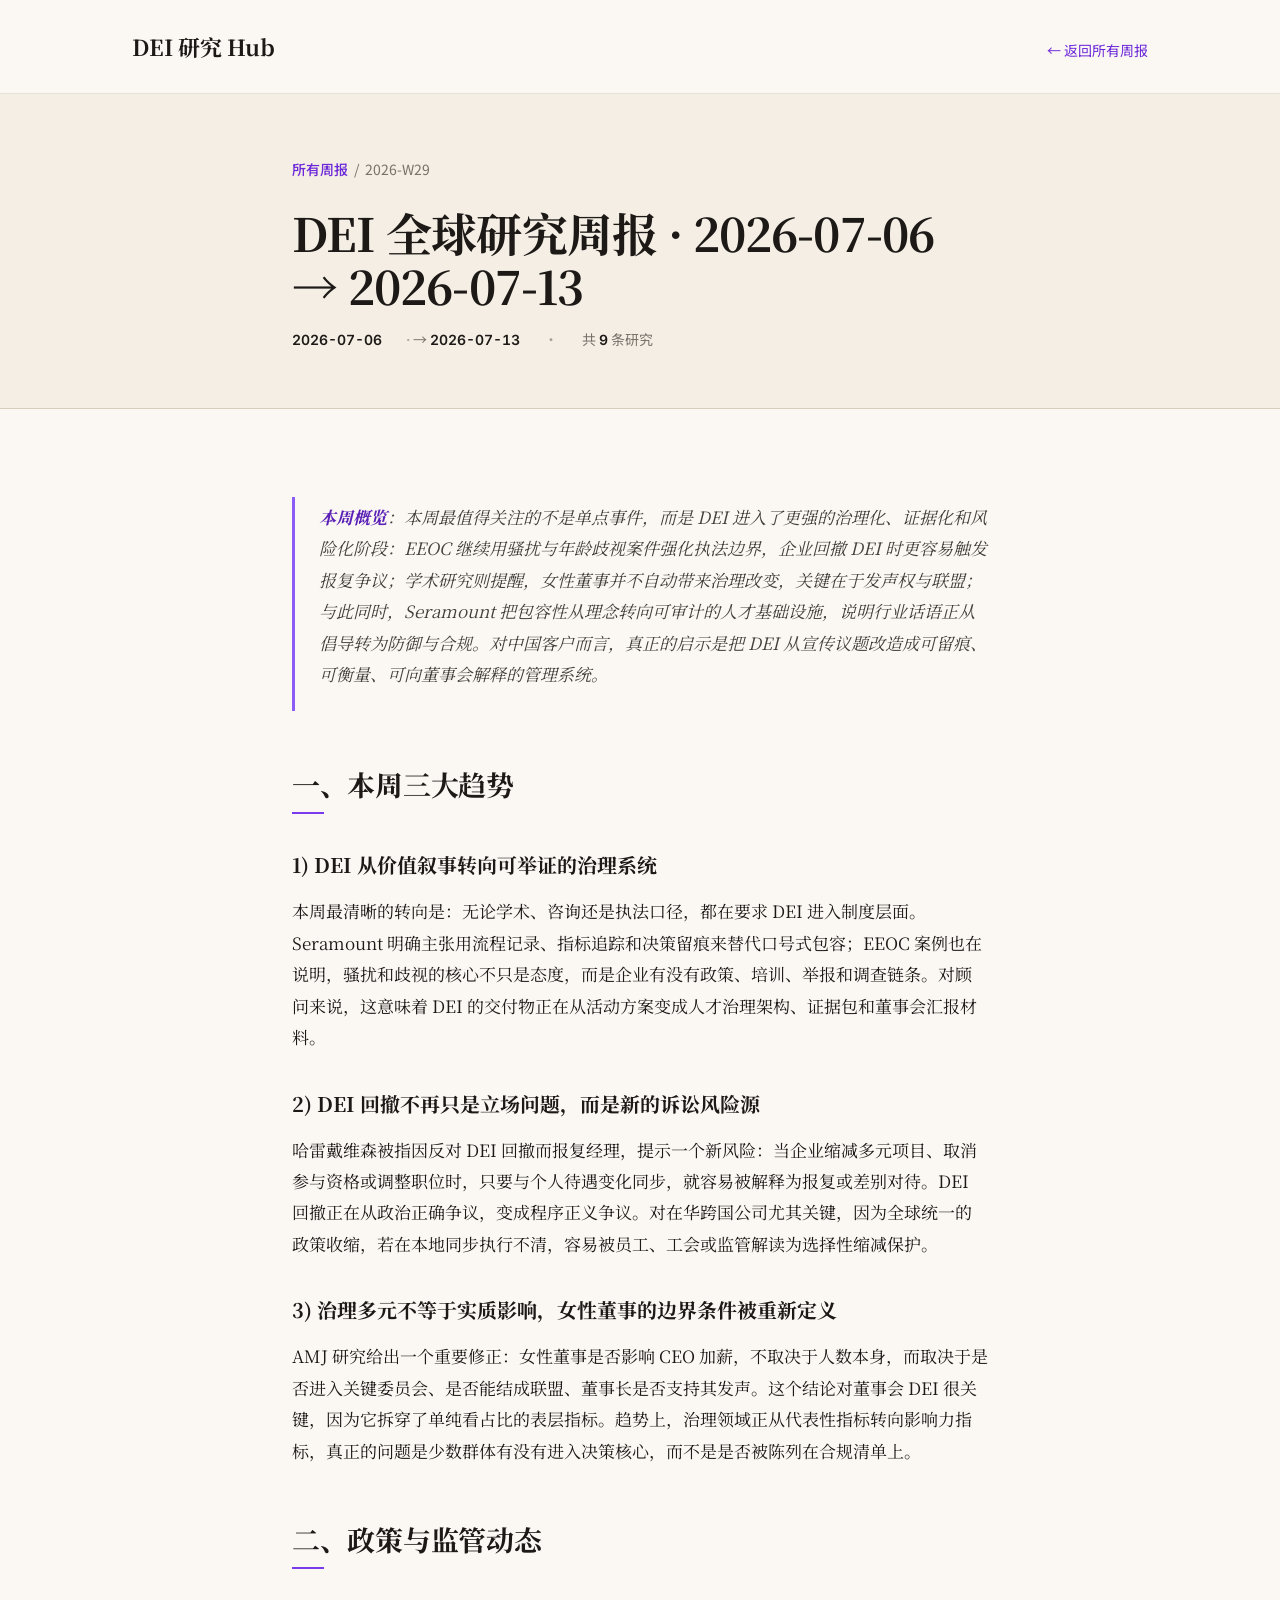
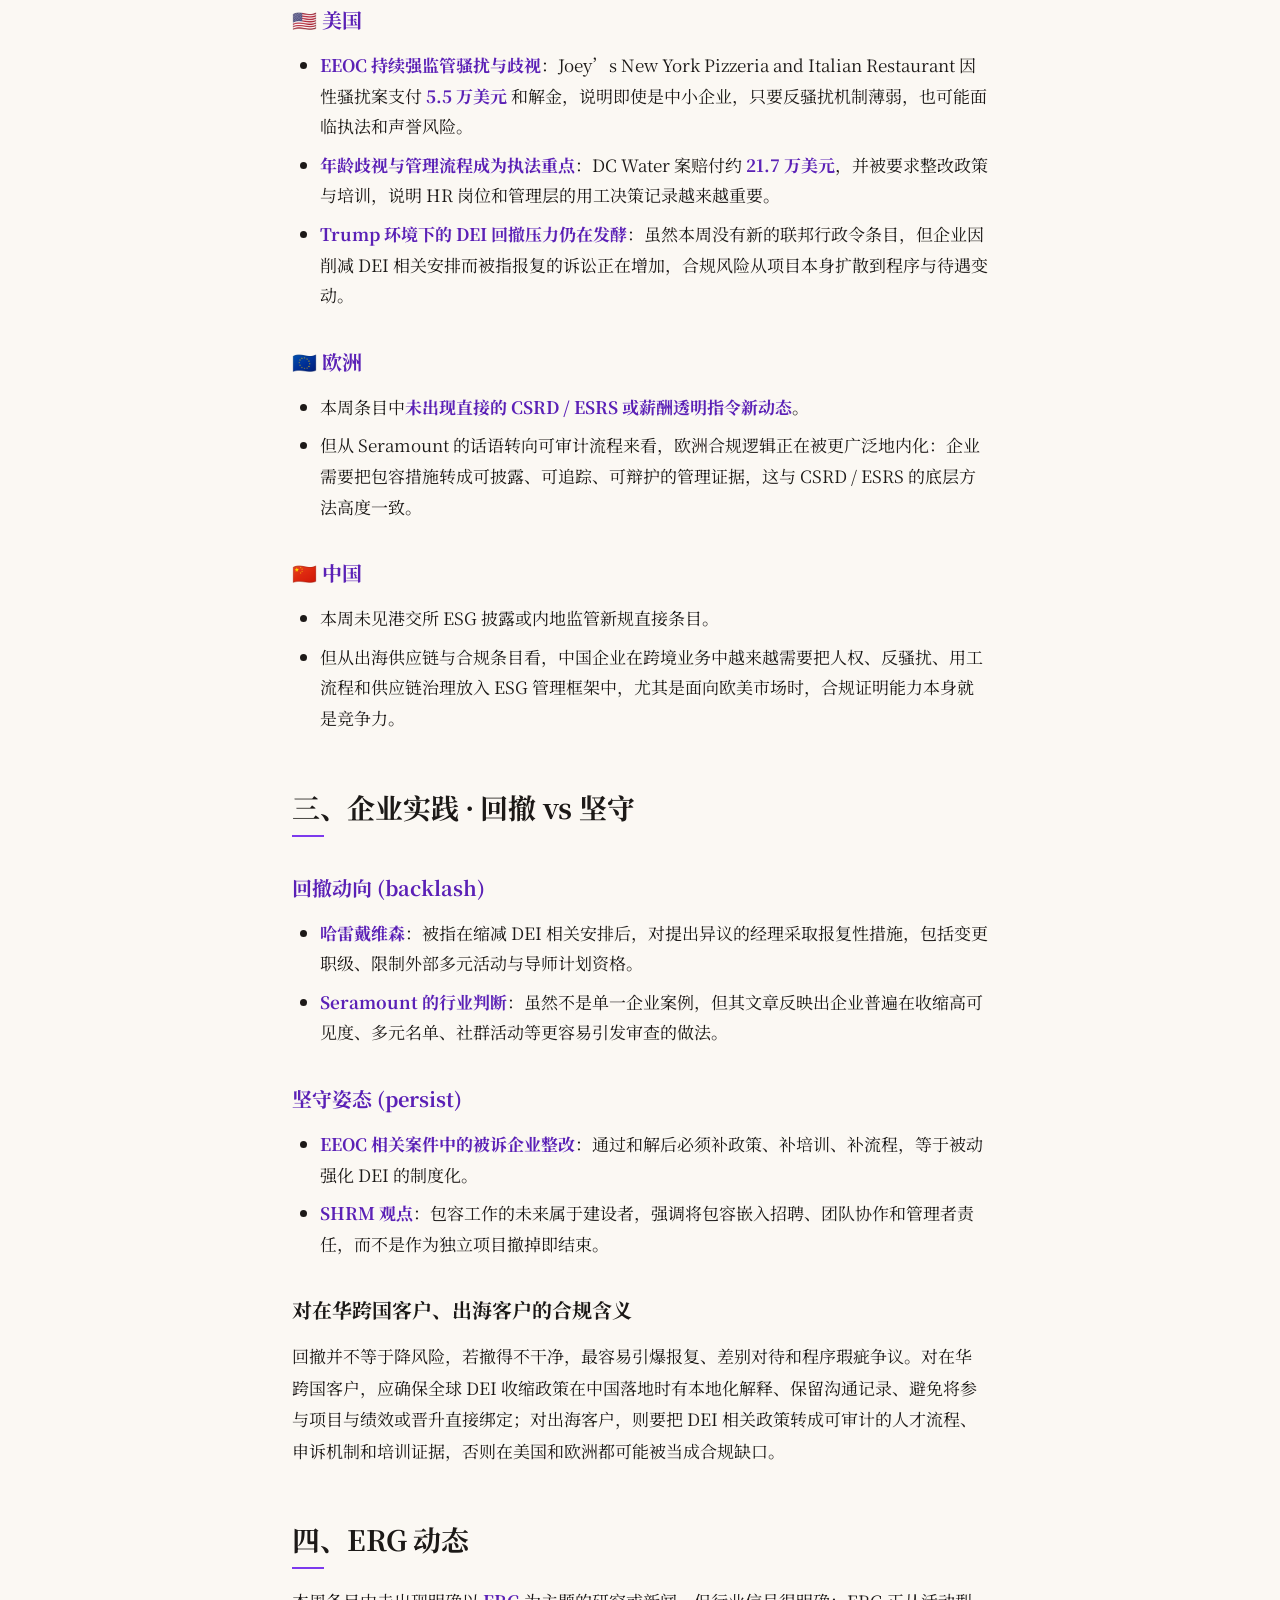
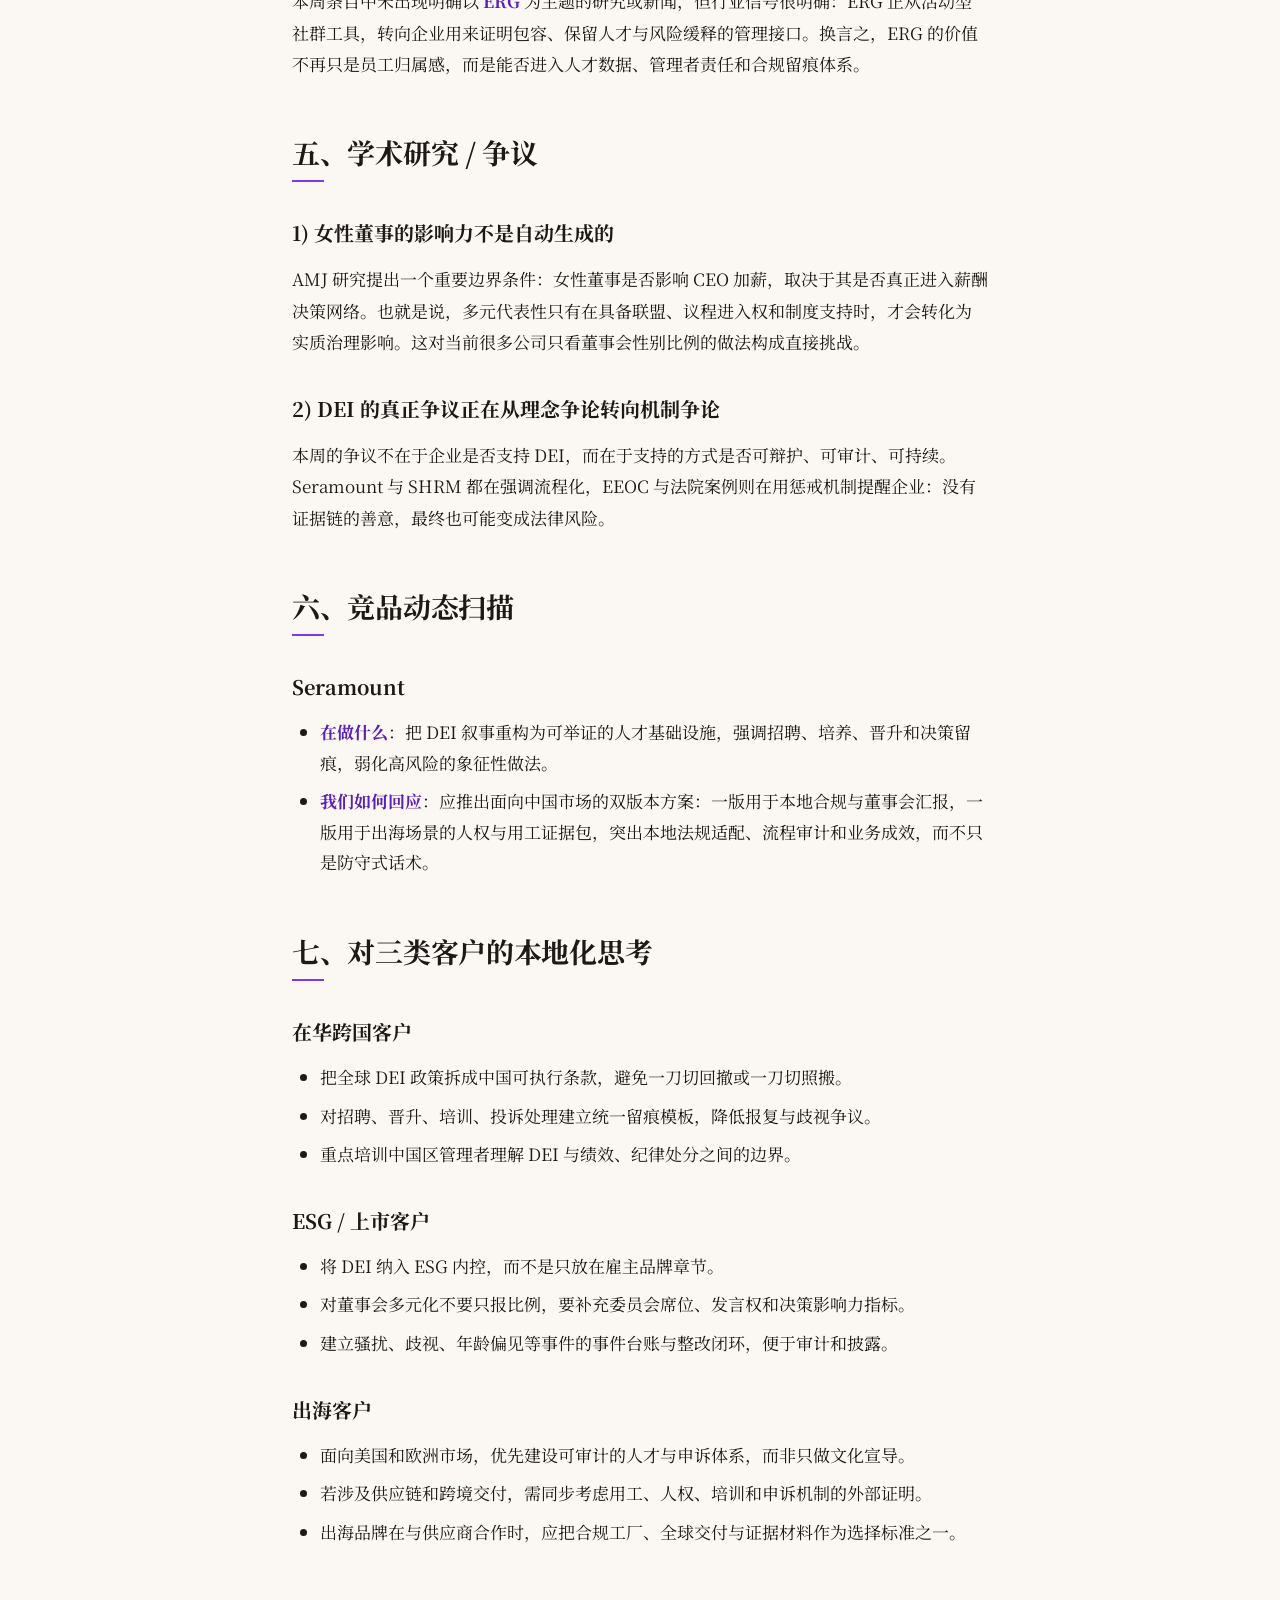
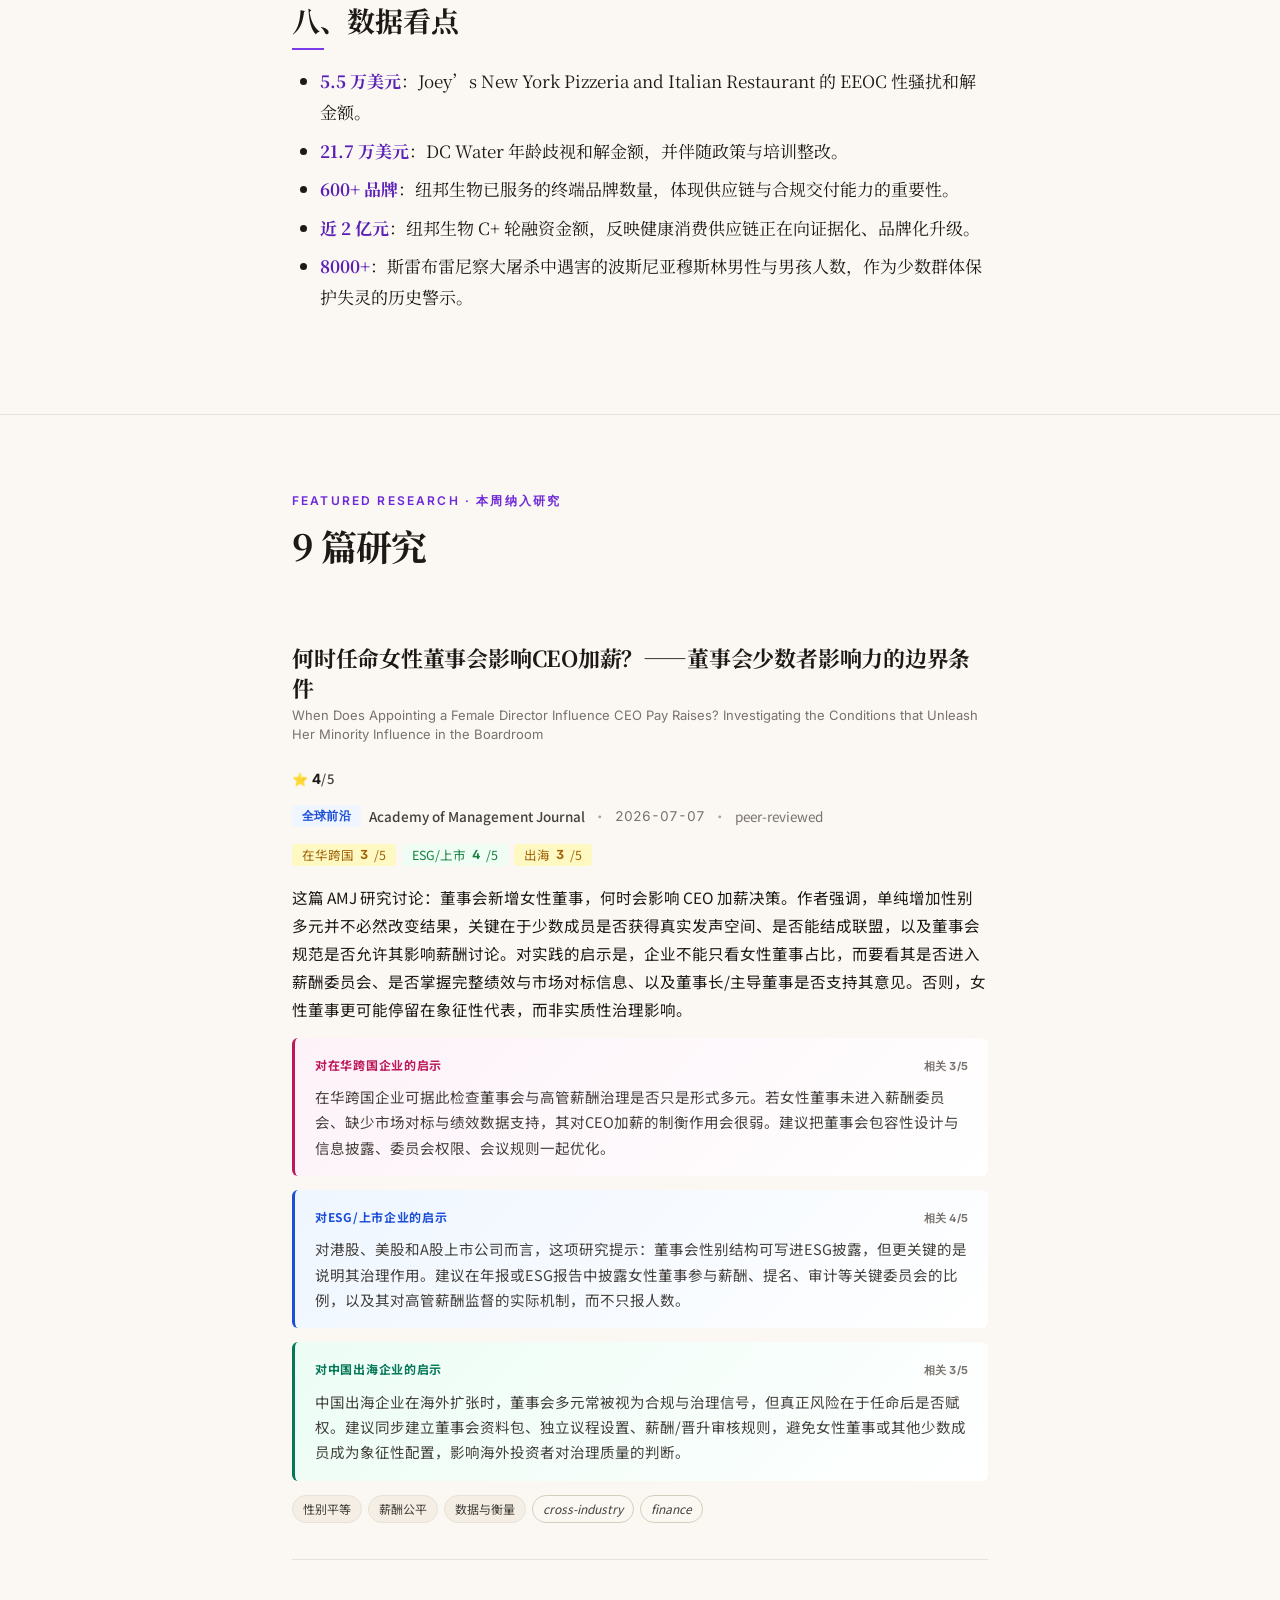
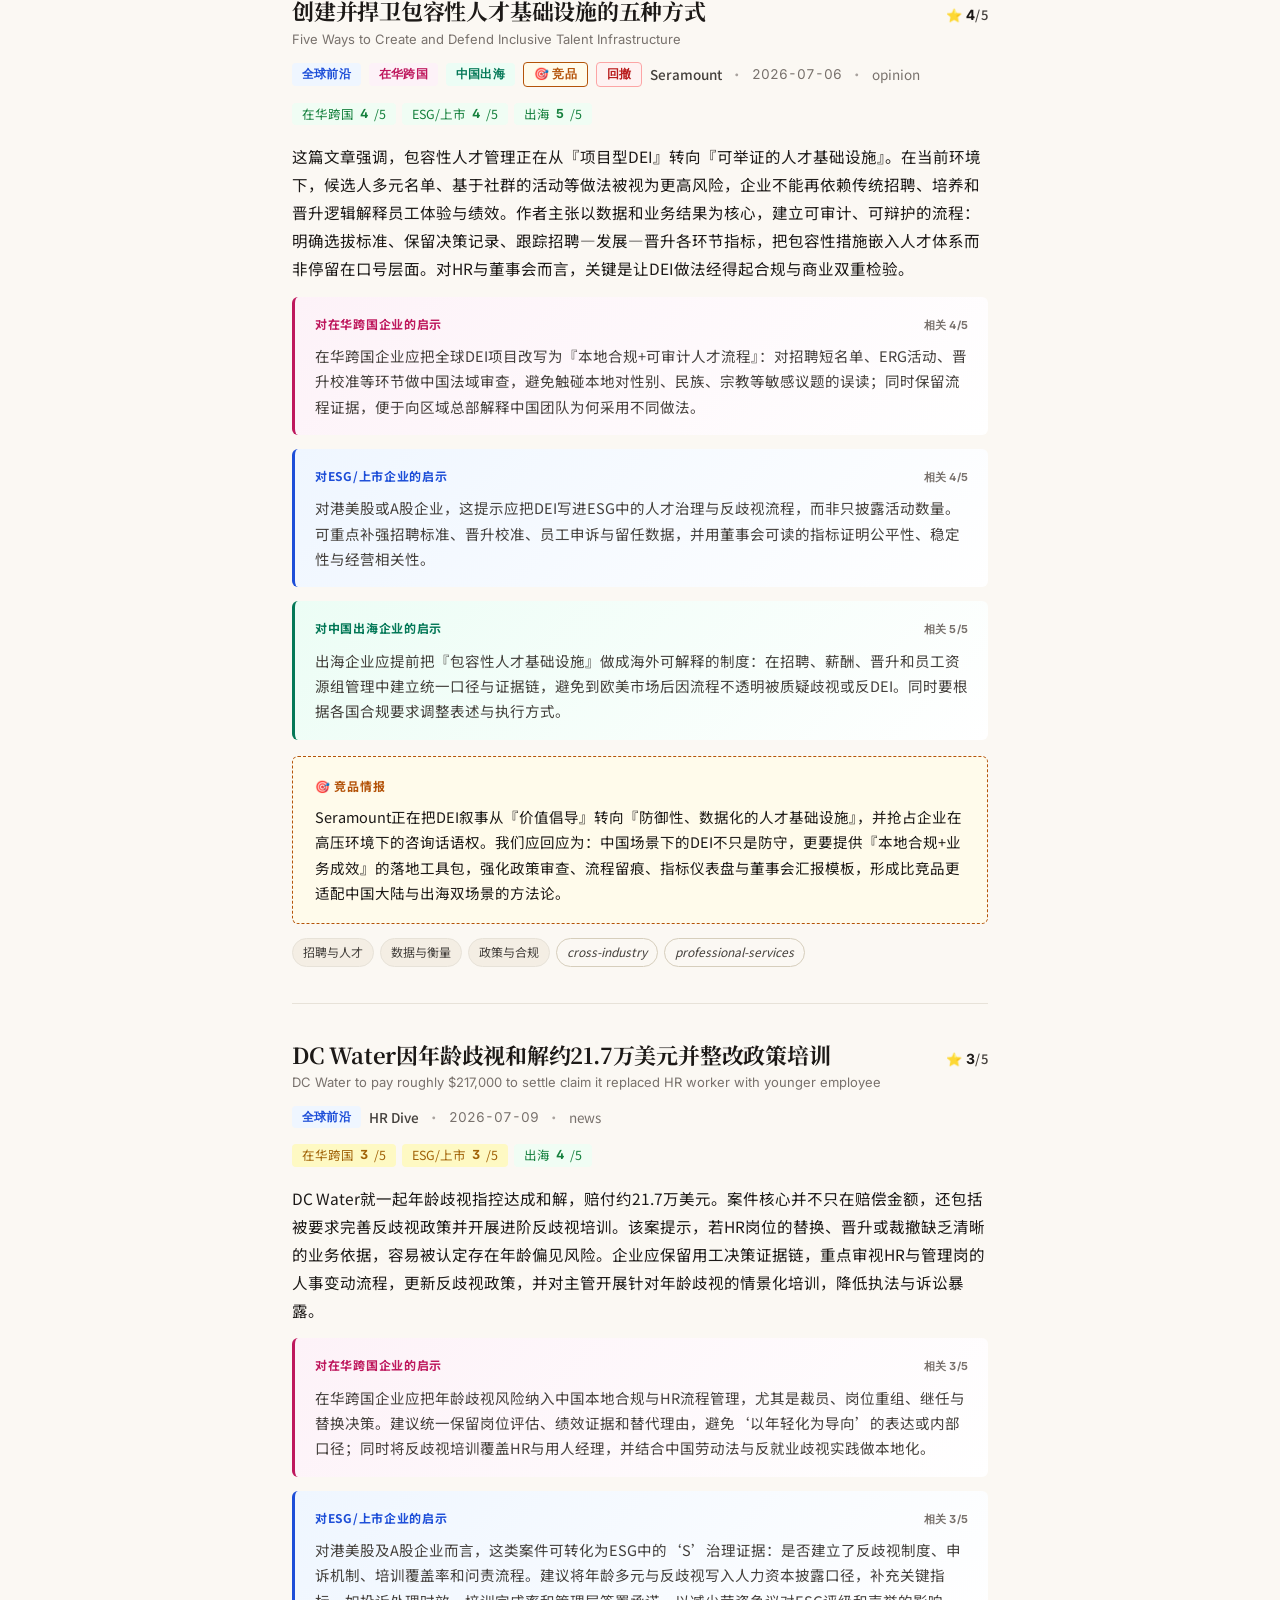
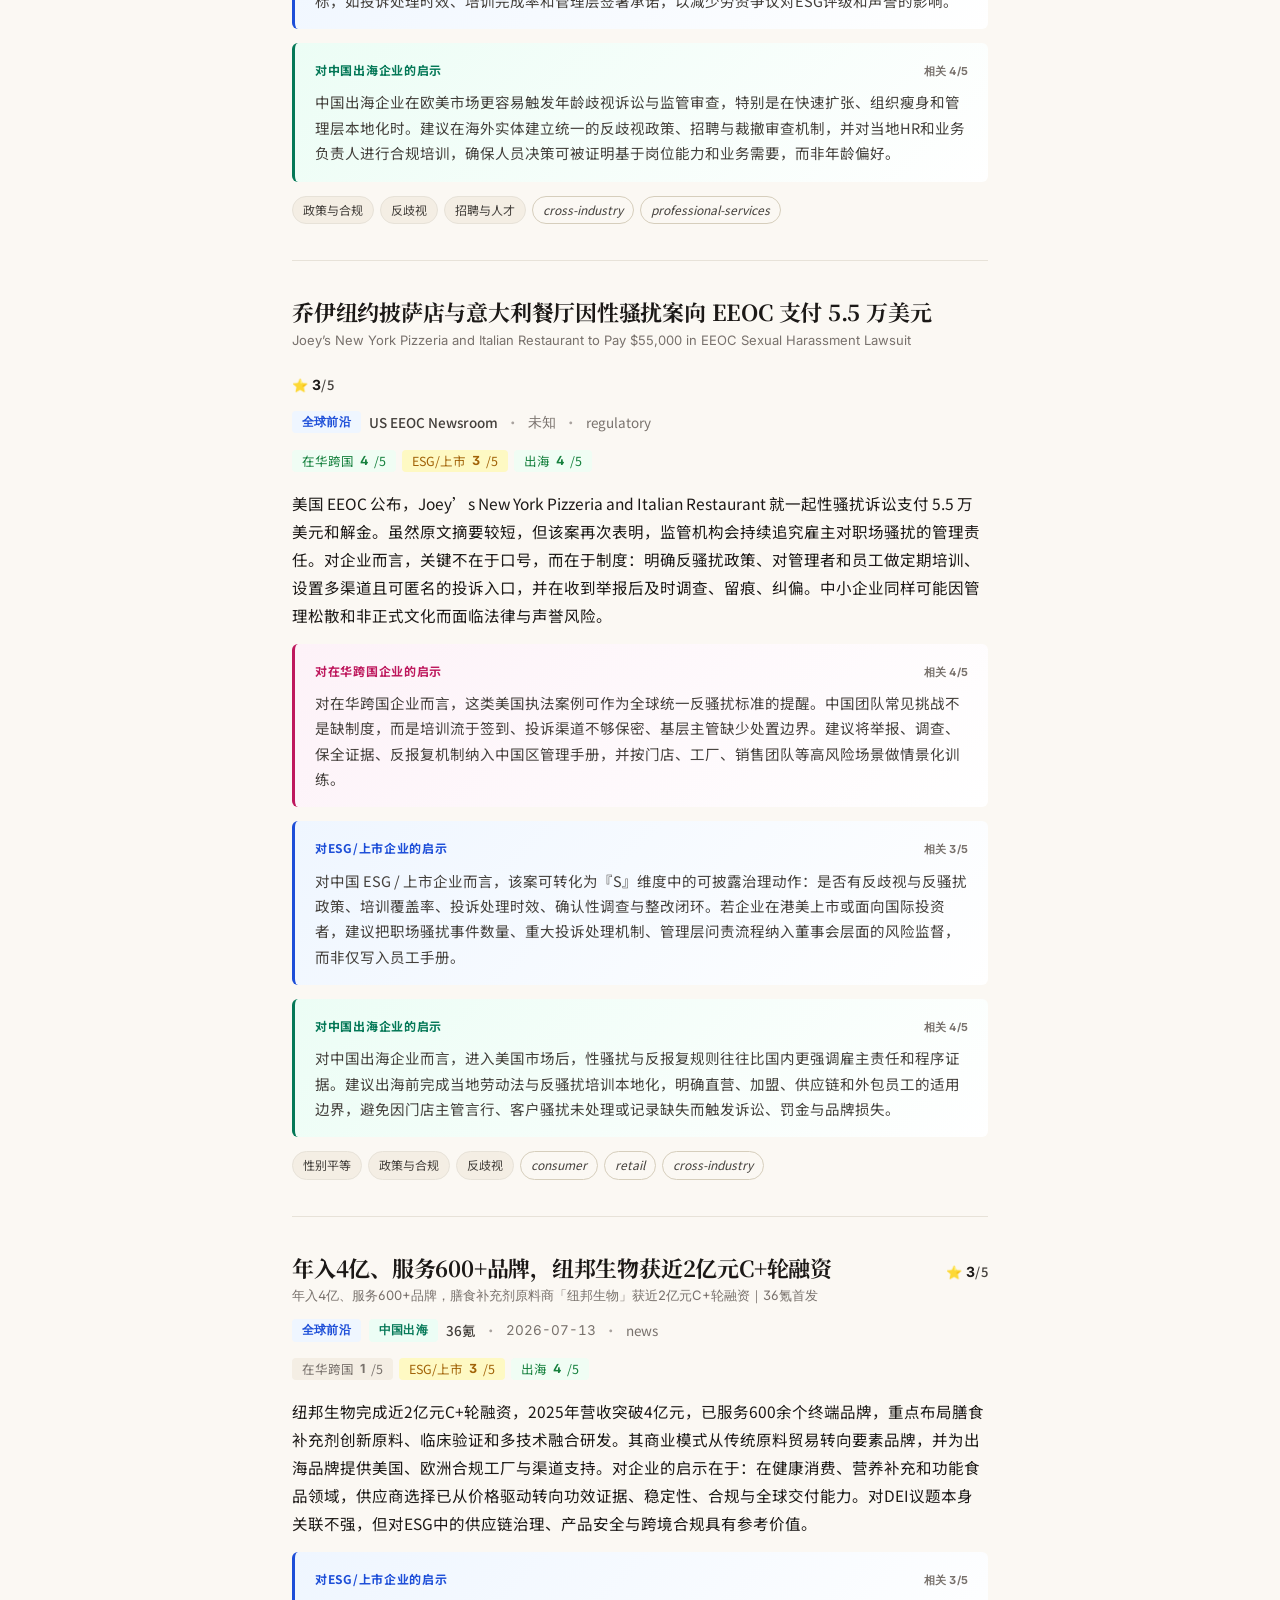
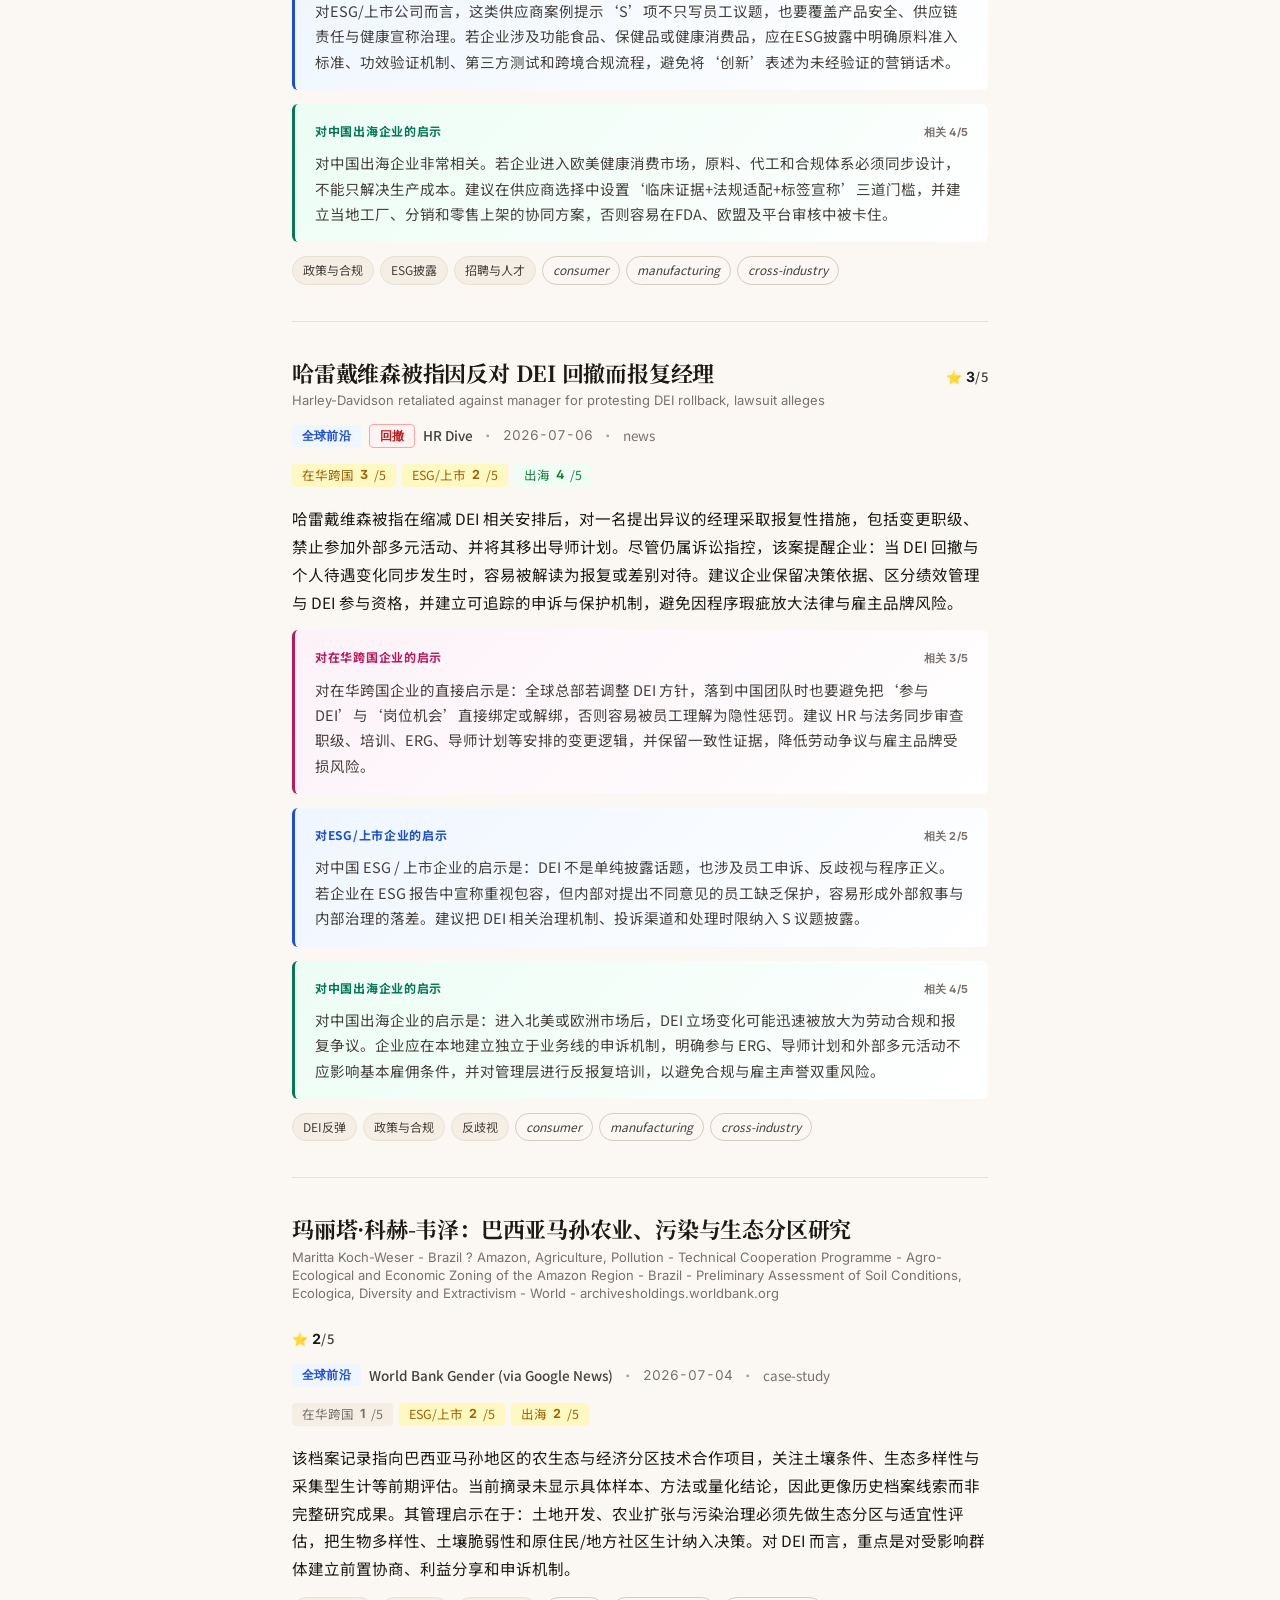
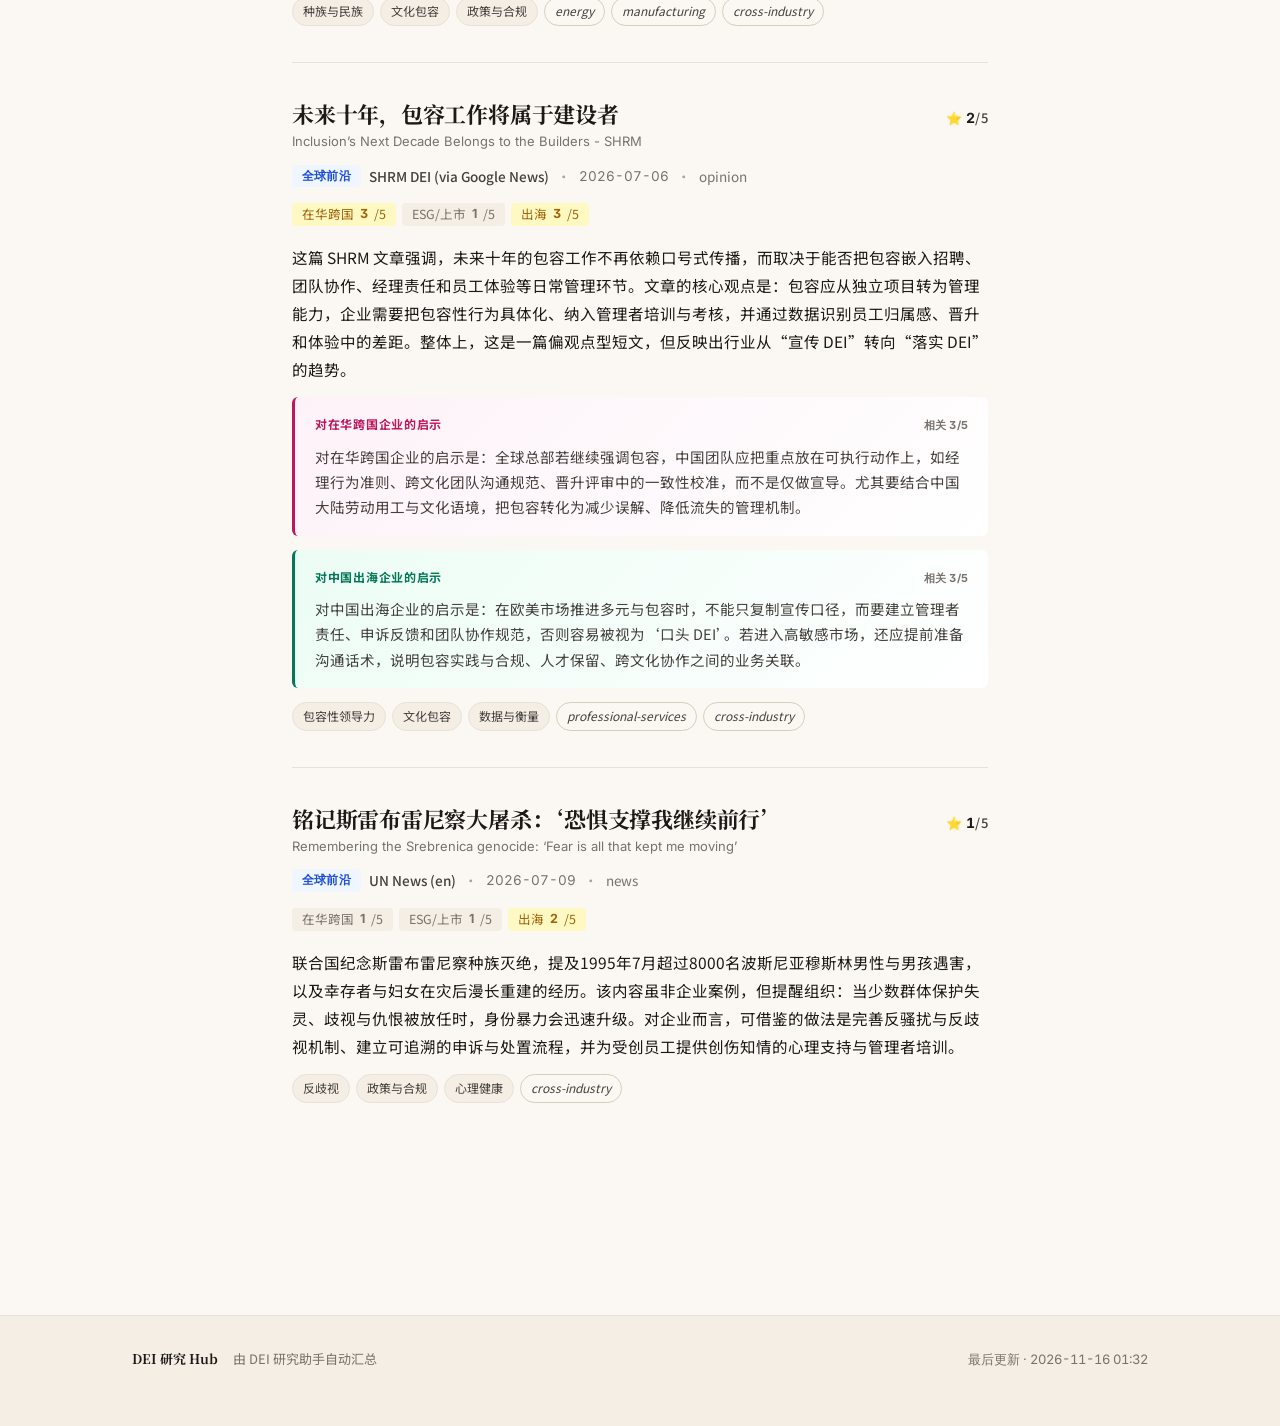
<file: reports/site/weeks/2026-W29.html>
<!DOCTYPE html>
<html lang="zh-CN">
<head>
    <meta charset="UTF-8">
    <meta name="viewport" content="width=device-width, initial-scale=1.0">
    <meta name="generator" content="DEI Research Assistant">
    <meta name="description" content="全球 DEI 研究持续追踪 · 面向中国企业的本地化洞察">
    <title>DEI 全球研究周报 · 2026-07-06 → 2026-07-13 · DEI 研究 Hub</title>

    <link rel="preconnect" href="https://fonts.googleapis.com">
    <link rel="preconnect" href="https://fonts.gstatic.com" crossorigin>
    <link href="https://fonts.googleapis.com/css2?family=Inter:wght@400;500;600;700&family=Noto+Sans+SC:wght@400;500;700&family=Noto+Serif+SC:wght@500;700;900&display=swap" rel="stylesheet">

    <link rel="stylesheet" href="../assets/style.css">
</head>
<body>
    
<header class="site-header on-paper">
    <div class="container">
        <div class="row">
            <a class="brand" href="../index.html">DEI 研究 Hub</a>
            <span class="nav-back"><a href="../index.html">← 返回所有周报</a></span>
        </div>
    </div>
</header>

<div class="week-hero">
    <div class="container-narrow">
        <div class="breadcrumb">
            <a href="../index.html">所有周报</a> &nbsp;/&nbsp; 2026-W29
        </div>
        <h1>DEI 全球研究周报 · 2026-07-06 → 2026-07-13</h1>
        <div class="meta-row">
            <span><span class="num">2026-07-06</span> → <span class="num">2026-07-13</span></span>
            <span>共 <span class="num">9</span> 条研究</span>
        </div>
    </div>
</div>

<section class="container-narrow">
    <article class="narrative">
        <h1>DEI 全球研究周报 (2026-07-06 → 2026-07-13)</h1>
<blockquote>
<p><strong>本周概览</strong>：本周最值得关注的不是单点事件，而是 DEI 进入了更强的治理化、证据化和风险化阶段：EEOC 继续用骚扰与年龄歧视案件强化执法边界，企业回撤 DEI 时更容易触发报复争议；学术研究则提醒，女性董事并不自动带来治理改变，关键在于发声权与联盟；与此同时，Seramount 把包容性从理念转向可审计的人才基础设施，说明行业话语正从倡导转为防御与合规。对中国客户而言，真正的启示是把 DEI 从宣传议题改造成可留痕、可衡量、可向董事会解释的管理系统。</p>
</blockquote>
<h2>一、本周三大趋势</h2>
<h3>1) DEI 从价值叙事转向可举证的治理系统</h3>
<p>本周最清晰的转向是：无论学术、咨询还是执法口径，都在要求 DEI 进入制度层面。Seramount 明确主张用流程记录、指标追踪和决策留痕来替代口号式包容；EEOC 案例也在说明，骚扰和歧视的核心不只是态度，而是企业有没有政策、培训、举报和调查链条。对顾问来说，这意味着 DEI 的交付物正在从活动方案变成人才治理架构、证据包和董事会汇报材料。</p>
<h3>2) DEI 回撤不再只是立场问题，而是新的诉讼风险源</h3>
<p>哈雷戴维森被指因反对 DEI 回撤而报复经理，提示一个新风险：当企业缩减多元项目、取消参与资格或调整职位时，只要与个人待遇变化同步，就容易被解释为报复或差别对待。DEI 回撤正在从政治正确争议，变成程序正义争议。对在华跨国公司尤其关键，因为全球统一的政策收缩，若在本地同步执行不清，容易被员工、工会或监管解读为选择性缩减保护。</p>
<h3>3) 治理多元不等于实质影响，女性董事的边界条件被重新定义</h3>
<p>AMJ 研究给出一个重要修正：女性董事是否影响 CEO 加薪，不取决于人数本身，而取决于是否进入关键委员会、是否能结成联盟、董事长是否支持其发声。这个结论对董事会 DEI 很关键，因为它拆穿了单纯看占比的表层指标。趋势上，治理领域正从代表性指标转向影响力指标，真正的问题是少数群体有没有进入决策核心，而不是是否被陈列在合规清单上。</p>
<h2>二、政策与监管动态</h2>
<h3>🇺🇸 <strong>美国</strong></h3>
<ul>
<li><strong>EEOC 持续强监管骚扰与歧视</strong>：Joey’s New York Pizzeria and Italian Restaurant 因性骚扰案支付 <strong>5.5 万美元</strong> 和解金，说明即使是中小企业，只要反骚扰机制薄弱，也可能面临执法和声誉风险。</li>
<li><strong>年龄歧视与管理流程成为执法重点</strong>：DC Water 案赔付约 <strong>21.7 万美元</strong>，并被要求整改政策与培训，说明 HR 岗位和管理层的用工决策记录越来越重要。</li>
<li><strong>Trump 环境下的 DEI 回撤压力仍在发酵</strong>：虽然本周没有新的联邦行政令条目，但企业因削减 DEI 相关安排而被指报复的诉讼正在增加，合规风险从项目本身扩散到程序与待遇变动。</li>
</ul>
<h3>🇪🇺 <strong>欧洲</strong></h3>
<ul>
<li>本周条目中<strong>未出现直接的 CSRD / ESRS 或薪酬透明指令新动态</strong>。  </li>
<li>但从 Seramount 的话语转向可审计流程来看，欧洲合规逻辑正在被更广泛地内化：企业需要把包容措施转成可披露、可追踪、可辩护的管理证据，这与 CSRD / ESRS 的底层方法高度一致。</li>
</ul>
<h3>🇨🇳 <strong>中国</strong></h3>
<ul>
<li>本周未见港交所 ESG 披露或内地监管新规直接条目。</li>
<li>但从出海供应链与合规条目看，中国企业在跨境业务中越来越需要把人权、反骚扰、用工流程和供应链治理放入 ESG 管理框架中，尤其是面向欧美市场时，合规证明能力本身就是竞争力。</li>
</ul>
<h2>三、企业实践 · 回撤 vs 坚守</h2>
<h3><strong>回撤动向 (backlash)</strong></h3>
<ul>
<li><strong>哈雷戴维森</strong>：被指在缩减 DEI 相关安排后，对提出异议的经理采取报复性措施，包括变更职级、限制外部多元活动与导师计划资格。</li>
<li><strong>Seramount 的行业判断</strong>：虽然不是单一企业案例，但其文章反映出企业普遍在收缩高可见度、多元名单、社群活动等更容易引发审查的做法。</li>
</ul>
<h3><strong>坚守姿态 (persist)</strong></h3>
<ul>
<li><strong>EEOC 相关案件中的被诉企业整改</strong>：通过和解后必须补政策、补培训、补流程，等于被动强化 DEI 的制度化。</li>
<li><strong>SHRM 观点</strong>：包容工作的未来属于建设者，强调将包容嵌入招聘、团队协作和管理者责任，而不是作为独立项目撤掉即结束。</li>
</ul>
<h3>对在华跨国客户、出海客户的合规含义</h3>
<p>回撤并不等于降风险，若撤得不干净，最容易引爆报复、差别对待和程序瑕疵争议。对在华跨国客户，应确保全球 DEI 收缩政策在中国落地时有本地化解释、保留沟通记录、避免将参与项目与绩效或晋升直接绑定；对出海客户，则要把 DEI 相关政策转成可审计的人才流程、申诉机制和培训证据，否则在美国和欧洲都可能被当成合规缺口。</p>
<h2>四、ERG 动态</h2>
<p>本周条目中未出现明确以 <strong>ERG</strong> 为主题的研究或新闻，但行业信号很明确：ERG 正从活动型社群工具，转向企业用来证明包容、保留人才与风险缓释的管理接口。换言之，ERG 的价值不再只是员工归属感，而是能否进入人才数据、管理者责任和合规留痕体系。</p>
<h2>五、学术研究 / 争议</h2>
<h3>1) 女性董事的影响力不是自动生成的</h3>
<p>AMJ 研究提出一个重要边界条件：女性董事是否影响 CEO 加薪，取决于其是否真正进入薪酬决策网络。也就是说，多元代表性只有在具备联盟、议程进入权和制度支持时，才会转化为实质治理影响。这对当前很多公司只看董事会性别比例的做法构成直接挑战。</p>
<h3>2) DEI 的真正争议正在从理念争论转向机制争论</h3>
<p>本周的争议不在于企业是否支持 DEI，而在于支持的方式是否可辩护、可审计、可持续。Seramount 与 SHRM 都在强调流程化，EEOC 与法院案例则在用惩戒机制提醒企业：没有证据链的善意，最终也可能变成法律风险。</p>
<h2>六、竞品动态扫描</h2>
<h3>Seramount</h3>
<ul>
<li><strong>在做什么</strong>：把 DEI 叙事重构为可举证的人才基础设施，强调招聘、培养、晋升和决策留痕，弱化高风险的象征性做法。</li>
<li><strong>我们如何回应</strong>：应推出面向中国市场的双版本方案：一版用于本地合规与董事会汇报，一版用于出海场景的人权与用工证据包，突出本地法规适配、流程审计和业务成效，而不只是防守式话术。</li>
</ul>
<h2>七、对三类客户的本地化思考</h2>
<h3>在华跨国客户</h3>
<ul>
<li>把全球 DEI 政策拆成中国可执行条款，避免一刀切回撤或一刀切照搬。</li>
<li>对招聘、晋升、培训、投诉处理建立统一留痕模板，降低报复与歧视争议。</li>
<li>重点培训中国区管理者理解 DEI 与绩效、纪律处分之间的边界。</li>
</ul>
<h3>ESG / 上市客户</h3>
<ul>
<li>将 DEI 纳入 ESG 内控，而不是只放在雇主品牌章节。</li>
<li>对董事会多元化不要只报比例，要补充委员会席位、发言权和决策影响力指标。</li>
<li>建立骚扰、歧视、年龄偏见等事件的事件台账与整改闭环，便于审计和披露。</li>
</ul>
<h3>出海客户</h3>
<ul>
<li>面向美国和欧洲市场，优先建设可审计的人才与申诉体系，而非只做文化宣导。</li>
<li>若涉及供应链和跨境交付，需同步考虑用工、人权、培训和申诉机制的外部证明。</li>
<li>出海品牌在与供应商合作时，应把合规工厂、全球交付与证据材料作为选择标准之一。</li>
</ul>
<h2>八、数据看点</h2>
<ul>
<li><strong>5.5 万美元</strong>：Joey’s New York Pizzeria and Italian Restaurant 的 EEOC 性骚扰和解金额。</li>
<li><strong>21.7 万美元</strong>：DC Water 年龄歧视和解金额，并伴随政策与培训整改。</li>
<li><strong>600+ 品牌</strong>：纽邦生物已服务的终端品牌数量，体现供应链与合规交付能力的重要性。</li>
<li><strong>近 2 亿元</strong>：纽邦生物 C+ 轮融资金额，反映健康消费供应链正在向证据化、品牌化升级。</li>
<li><strong>8000+</strong>：斯雷布雷尼察大屠杀中遇害的波斯尼亚穆斯林男性与男孩人数，作为少数群体保护失灵的历史警示。</li>
</ul>
    </article>
</section>


<section class="items-section">
    <div class="container-narrow">
        <div class="section-head">
            <p class="section-eyebrow">Featured Research · 本周纳入研究</p>
            <h2 class="section-title">9 篇研究</h2>
        </div>

        <div class="items">
        
            <article class="item v2-item">
                <div class="item-header">
                    <div class="item-title-block">
                        <h3 class="item-title"><a href="https://journals.aom.org/doi/abs/10.5465/amj.2023.0843?af=R" target="_blank" rel="noopener">何时任命女性董事会影响CEO加薪？——董事会少数者影响力的边界条件</a></h3>
                        
                        <p class="item-title-en">When Does Appointing a Female Director Influence CEO Pay Raises? Investigating the Conditions that Unleash Her Minority Influence in the Boardroom</p>
                        
                    </div>
                    <div class="item-scores">
                        <div class="overall-rel" title="综合相关性">⭐ <span class="num">4</span>/5</div>
                    </div>
                </div>

                <div class="item-meta-row">
                    
                    <span class="badge pillar pillar-global">全球前沿</span>
                    
                    
                    
                    <span class="meta-source">Academy of Management Journal</span>
                    <span class="meta-dot">·</span>
                    <span class="meta-date num">2026-07-07</span>
                    
                    <span class="meta-dot">·</span>
                    <span class="meta-evidence">peer-reviewed</span>
                    
                </div>

                
                <div class="client-rel-bar">
                    <span class="rel-cell mid">
                        在华跨国 <strong>3</strong>/5
                    </span>
                    <span class="rel-cell strong">
                        ESG/上市 <strong>4</strong>/5
                    </span>
                    <span class="rel-cell mid">
                        出海 <strong>3</strong>/5
                    </span>
                </div>

                <p class="item-summary">这篇 AMJ 研究讨论：董事会新增女性董事，何时会影响 CEO 加薪决策。作者强调，单纯增加性别多元并不必然改变结果，关键在于少数成员是否获得真实发声空间、是否能结成联盟，以及董事会规范是否允许其影响薪酬讨论。对实践的启示是，企业不能只看女性董事占比，而要看其是否进入薪酬委员会、是否掌握完整绩效与市场对标信息、以及董事长/主导董事是否支持其意见。否则，女性董事更可能停留在象征性代表，而非实质性治理影响。</p>

                
                
                <div class="implication imp-mnc">
                    <div class="imp-head">
                        <span class="imp-label">对在华跨国企业的启示</span>
                        <span class="imp-score">相关 3/5</span>
                    </div>
                    <p class="imp-text">在华跨国企业可据此检查董事会与高管薪酬治理是否只是形式多元。若女性董事未进入薪酬委员会、缺少市场对标与绩效数据支持，其对CEO加薪的制衡作用会很弱。建议把董事会包容性设计与信息披露、委员会权限、会议规则一起优化。</p>
                </div>
                
                <div class="implication imp-esg">
                    <div class="imp-head">
                        <span class="imp-label">对ESG/上市企业的启示</span>
                        <span class="imp-score">相关 4/5</span>
                    </div>
                    <p class="imp-text">对港股、美股和A股上市公司而言，这项研究提示：董事会性别结构可写进ESG披露，但更关键的是说明其治理作用。建议在年报或ESG报告中披露女性董事参与薪酬、提名、审计等关键委员会的比例，以及其对高管薪酬监督的实际机制，而不只报人数。</p>
                </div>
                
                <div class="implication imp-going">
                    <div class="imp-head">
                        <span class="imp-label">对中国出海企业的启示</span>
                        <span class="imp-score">相关 3/5</span>
                    </div>
                    <p class="imp-text">中国出海企业在海外扩张时，董事会多元常被视为合规与治理信号，但真正风险在于任命后是否赋权。建议同步建立董事会资料包、独立议程设置、薪酬/晋升审核规则，避免女性董事或其他少数成员成为象征性配置，影响海外投资者对治理质量的判断。</p>
                </div>
                

                
                

                
                <div class="item-tags">
                    <span class="tag">性别平等</span><span class="tag">薪酬公平</span><span class="tag">数据与衡量</span>
                    <span class="tag tag-industry">cross-industry</span><span class="tag tag-industry">finance</span>
                </div>
                
            </article>
        
            <article class="item v2-item">
                <div class="item-header">
                    <div class="item-title-block">
                        <h3 class="item-title"><a href="https://seramount.com/articles/five-ways-to-create-and-defend-inclusive-talent-infrastructure/" target="_blank" rel="noopener">创建并捍卫包容性人才基础设施的五种方式</a></h3>
                        
                        <p class="item-title-en">Five Ways to Create and Defend Inclusive Talent Infrastructure</p>
                        
                    </div>
                    <div class="item-scores">
                        <div class="overall-rel" title="综合相关性">⭐ <span class="num">4</span>/5</div>
                    </div>
                </div>

                <div class="item-meta-row">
                    
                    <span class="badge pillar pillar-global">全球前沿</span>
                    
                    <span class="badge pillar pillar-mnc_china">在华跨国</span>
                    
                    <span class="badge pillar pillar-china_going_global">中国出海</span>
                    
                    
                    <span class="badge competitor">🎯 竞品</span>
                    
                    
                    <span class="badge stance stance-backlash">回撤</span>
                    
                    <span class="meta-source">Seramount</span>
                    <span class="meta-dot">·</span>
                    <span class="meta-date num">2026-07-06</span>
                    
                    <span class="meta-dot">·</span>
                    <span class="meta-evidence">opinion</span>
                    
                </div>

                
                <div class="client-rel-bar">
                    <span class="rel-cell strong">
                        在华跨国 <strong>4</strong>/5
                    </span>
                    <span class="rel-cell strong">
                        ESG/上市 <strong>4</strong>/5
                    </span>
                    <span class="rel-cell strong">
                        出海 <strong>5</strong>/5
                    </span>
                </div>

                <p class="item-summary">这篇文章强调，包容性人才管理正在从『项目型DEI』转向『可举证的人才基础设施』。在当前环境下，候选人多元名单、基于社群的活动等做法被视为更高风险，企业不能再依赖传统招聘、培养和晋升逻辑解释员工体验与绩效。作者主张以数据和业务结果为核心，建立可审计、可辩护的流程：明确选拔标准、保留决策记录、跟踪招聘—发展—晋升各环节指标，把包容性措施嵌入人才体系而非停留在口号层面。对HR与董事会而言，关键是让DEI做法经得起合规与商业双重检验。</p>

                
                
                <div class="implication imp-mnc">
                    <div class="imp-head">
                        <span class="imp-label">对在华跨国企业的启示</span>
                        <span class="imp-score">相关 4/5</span>
                    </div>
                    <p class="imp-text">在华跨国企业应把全球DEI项目改写为『本地合规+可审计人才流程』：对招聘短名单、ERG活动、晋升校准等环节做中国法域审查，避免触碰本地对性别、民族、宗教等敏感议题的误读；同时保留流程证据，便于向区域总部解释中国团队为何采用不同做法。</p>
                </div>
                
                <div class="implication imp-esg">
                    <div class="imp-head">
                        <span class="imp-label">对ESG/上市企业的启示</span>
                        <span class="imp-score">相关 4/5</span>
                    </div>
                    <p class="imp-text">对港美股或A股企业，这提示应把DEI写进ESG中的人才治理与反歧视流程，而非只披露活动数量。可重点补强招聘标准、晋升校准、员工申诉与留任数据，并用董事会可读的指标证明公平性、稳定性与经营相关性。</p>
                </div>
                
                <div class="implication imp-going">
                    <div class="imp-head">
                        <span class="imp-label">对中国出海企业的启示</span>
                        <span class="imp-score">相关 5/5</span>
                    </div>
                    <p class="imp-text">出海企业应提前把『包容性人才基础设施』做成海外可解释的制度：在招聘、薪酬、晋升和员工资源组管理中建立统一口径与证据链，避免到欧美市场后因流程不透明被质疑歧视或反DEI。同时要根据各国合规要求调整表述与执行方式。</p>
                </div>
                

                
                
                <div class="competitor-intel">
                    <div class="ci-head">🎯 竞品情报</div>
                    <p class="ci-text">Seramount正在把DEI叙事从『价值倡导』转向『防御性、数据化的人才基础设施』，并抢占企业在高压环境下的咨询话语权。我们应回应为：中国场景下的DEI不只是防守，更要提供『本地合规+业务成效』的落地工具包，强化政策审查、流程留痕、指标仪表盘与董事会汇报模板，形成比竞品更适配中国大陆与出海双场景的方法论。</p>
                </div>
                

                
                <div class="item-tags">
                    <span class="tag">招聘与人才</span><span class="tag">数据与衡量</span><span class="tag">政策与合规</span>
                    <span class="tag tag-industry">cross-industry</span><span class="tag tag-industry">professional-services</span>
                </div>
                
            </article>
        
            <article class="item v2-item">
                <div class="item-header">
                    <div class="item-title-block">
                        <h3 class="item-title"><a href="https://www.hrdive.com/news/dc-water-hr-professional-settlement-eeoc/824874/" target="_blank" rel="noopener">DC Water因年龄歧视和解约21.7万美元并整改政策培训</a></h3>
                        
                        <p class="item-title-en">DC Water to pay roughly $217,000 to settle claim it replaced HR worker with younger employee</p>
                        
                    </div>
                    <div class="item-scores">
                        <div class="overall-rel" title="综合相关性">⭐ <span class="num">3</span>/5</div>
                    </div>
                </div>

                <div class="item-meta-row">
                    
                    <span class="badge pillar pillar-global">全球前沿</span>
                    
                    
                    
                    <span class="meta-source">HR Dive</span>
                    <span class="meta-dot">·</span>
                    <span class="meta-date num">2026-07-09</span>
                    
                    <span class="meta-dot">·</span>
                    <span class="meta-evidence">news</span>
                    
                </div>

                
                <div class="client-rel-bar">
                    <span class="rel-cell mid">
                        在华跨国 <strong>3</strong>/5
                    </span>
                    <span class="rel-cell mid">
                        ESG/上市 <strong>3</strong>/5
                    </span>
                    <span class="rel-cell strong">
                        出海 <strong>4</strong>/5
                    </span>
                </div>

                <p class="item-summary">DC Water就一起年龄歧视指控达成和解，赔付约21.7万美元。案件核心并不只在赔偿金额，还包括被要求完善反歧视政策并开展进阶反歧视培训。该案提示，若HR岗位的替换、晋升或裁撤缺乏清晰的业务依据，容易被认定存在年龄偏见风险。企业应保留用工决策证据链，重点审视HR与管理岗的人事变动流程，更新反歧视政策，并对主管开展针对年龄歧视的情景化培训，降低执法与诉讼暴露。</p>

                
                
                <div class="implication imp-mnc">
                    <div class="imp-head">
                        <span class="imp-label">对在华跨国企业的启示</span>
                        <span class="imp-score">相关 3/5</span>
                    </div>
                    <p class="imp-text">在华跨国企业应把年龄歧视风险纳入中国本地合规与HR流程管理，尤其是裁员、岗位重组、继任与替换决策。建议统一保留岗位评估、绩效证据和替代理由，避免‘以年轻化为导向’的表达或内部口径；同时将反歧视培训覆盖HR与用人经理，并结合中国劳动法与反就业歧视实践做本地化。</p>
                </div>
                
                <div class="implication imp-esg">
                    <div class="imp-head">
                        <span class="imp-label">对ESG/上市企业的启示</span>
                        <span class="imp-score">相关 3/5</span>
                    </div>
                    <p class="imp-text">对港美股及A股企业而言，这类案件可转化为ESG中的‘S’治理证据：是否建立了反歧视制度、申诉机制、培训覆盖率和问责流程。建议将年龄多元与反歧视写入人力资本披露口径，补充关键指标，如投诉处理时效、培训完成率和管理层签署承诺，以减少劳资争议对ESG评级和声誉的影响。</p>
                </div>
                
                <div class="implication imp-going">
                    <div class="imp-head">
                        <span class="imp-label">对中国出海企业的启示</span>
                        <span class="imp-score">相关 4/5</span>
                    </div>
                    <p class="imp-text">中国出海企业在欧美市场更容易触发年龄歧视诉讼与监管审查，特别是在快速扩张、组织瘦身和管理层本地化时。建议在海外实体建立统一的反歧视政策、招聘与裁撤审查机制，并对当地HR和业务负责人进行合规培训，确保人员决策可被证明基于岗位能力和业务需要，而非年龄偏好。</p>
                </div>
                

                
                

                
                <div class="item-tags">
                    <span class="tag">政策与合规</span><span class="tag">反歧视</span><span class="tag">招聘与人才</span>
                    <span class="tag tag-industry">cross-industry</span><span class="tag tag-industry">professional-services</span>
                </div>
                
            </article>
        
            <article class="item v2-item">
                <div class="item-header">
                    <div class="item-title-block">
                        <h3 class="item-title"><a href="https://www.eeoc.gov/newsroom/joeys-new-york-pizzeria-and-italian-restaurant-pay-55000-eeoc-sexual-harassment-lawsuit" target="_blank" rel="noopener">乔伊纽约披萨店与意大利餐厅因性骚扰案向 EEOC 支付 5.5 万美元</a></h3>
                        
                        <p class="item-title-en">Joey’s New York Pizzeria and Italian Restaurant to Pay $55,000 in EEOC Sexual Harassment Lawsuit</p>
                        
                    </div>
                    <div class="item-scores">
                        <div class="overall-rel" title="综合相关性">⭐ <span class="num">3</span>/5</div>
                    </div>
                </div>

                <div class="item-meta-row">
                    
                    <span class="badge pillar pillar-global">全球前沿</span>
                    
                    
                    
                    <span class="meta-source">US EEOC Newsroom</span>
                    <span class="meta-dot">·</span>
                    <span class="meta-date num">未知</span>
                    
                    <span class="meta-dot">·</span>
                    <span class="meta-evidence">regulatory</span>
                    
                </div>

                
                <div class="client-rel-bar">
                    <span class="rel-cell strong">
                        在华跨国 <strong>4</strong>/5
                    </span>
                    <span class="rel-cell mid">
                        ESG/上市 <strong>3</strong>/5
                    </span>
                    <span class="rel-cell strong">
                        出海 <strong>4</strong>/5
                    </span>
                </div>

                <p class="item-summary">美国 EEOC 公布，Joey’s New York Pizzeria and Italian Restaurant 就一起性骚扰诉讼支付 5.5 万美元和解金。虽然原文摘要较短，但该案再次表明，监管机构会持续追究雇主对职场骚扰的管理责任。对企业而言，关键不在于口号，而在于制度：明确反骚扰政策、对管理者和员工做定期培训、设置多渠道且可匿名的投诉入口，并在收到举报后及时调查、留痕、纠偏。中小企业同样可能因管理松散和非正式文化而面临法律与声誉风险。</p>

                
                
                <div class="implication imp-mnc">
                    <div class="imp-head">
                        <span class="imp-label">对在华跨国企业的启示</span>
                        <span class="imp-score">相关 4/5</span>
                    </div>
                    <p class="imp-text">对在华跨国企业而言，这类美国执法案例可作为全球统一反骚扰标准的提醒。中国团队常见挑战不是缺制度，而是培训流于签到、投诉渠道不够保密、基层主管缺少处置边界。建议将举报、调查、保全证据、反报复机制纳入中国区管理手册，并按门店、工厂、销售团队等高风险场景做情景化训练。</p>
                </div>
                
                <div class="implication imp-esg">
                    <div class="imp-head">
                        <span class="imp-label">对ESG/上市企业的启示</span>
                        <span class="imp-score">相关 3/5</span>
                    </div>
                    <p class="imp-text">对中国 ESG / 上市企业而言，该案可转化为『S』维度中的可披露治理动作：是否有反歧视与反骚扰政策、培训覆盖率、投诉处理时效、确认性调查与整改闭环。若企业在港美上市或面向国际投资者，建议把职场骚扰事件数量、重大投诉处理机制、管理层问责流程纳入董事会层面的风险监督，而非仅写入员工手册。</p>
                </div>
                
                <div class="implication imp-going">
                    <div class="imp-head">
                        <span class="imp-label">对中国出海企业的启示</span>
                        <span class="imp-score">相关 4/5</span>
                    </div>
                    <p class="imp-text">对中国出海企业而言，进入美国市场后，性骚扰与反报复规则往往比国内更强调雇主责任和程序证据。建议出海前完成当地劳动法与反骚扰培训本地化，明确直营、加盟、供应链和外包员工的适用边界，避免因门店主管言行、客户骚扰未处理或记录缺失而触发诉讼、罚金与品牌损失。</p>
                </div>
                

                
                

                
                <div class="item-tags">
                    <span class="tag">性别平等</span><span class="tag">政策与合规</span><span class="tag">反歧视</span>
                    <span class="tag tag-industry">consumer</span><span class="tag tag-industry">retail</span><span class="tag tag-industry">cross-industry</span>
                </div>
                
            </article>
        
            <article class="item v2-item">
                <div class="item-header">
                    <div class="item-title-block">
                        <h3 class="item-title"><a href="https://36kr.com/p/3890940898867712?f=rss" target="_blank" rel="noopener">年入4亿、服务600+品牌，纽邦生物获近2亿元C+轮融资</a></h3>
                        
                        <p class="item-title-en">年入4亿、服务600+品牌，膳食补充剂原料商「纽邦生物」获近2亿元C+轮融资｜36氪首发</p>
                        
                    </div>
                    <div class="item-scores">
                        <div class="overall-rel" title="综合相关性">⭐ <span class="num">3</span>/5</div>
                    </div>
                </div>

                <div class="item-meta-row">
                    
                    <span class="badge pillar pillar-global">全球前沿</span>
                    
                    <span class="badge pillar pillar-china_going_global">中国出海</span>
                    
                    
                    
                    <span class="meta-source">36氪</span>
                    <span class="meta-dot">·</span>
                    <span class="meta-date num">2026-07-13</span>
                    
                    <span class="meta-dot">·</span>
                    <span class="meta-evidence">news</span>
                    
                </div>

                
                <div class="client-rel-bar">
                    <span class="rel-cell weak">
                        在华跨国 <strong>1</strong>/5
                    </span>
                    <span class="rel-cell mid">
                        ESG/上市 <strong>3</strong>/5
                    </span>
                    <span class="rel-cell strong">
                        出海 <strong>4</strong>/5
                    </span>
                </div>

                <p class="item-summary">纽邦生物完成近2亿元C+轮融资，2025年营收突破4亿元，已服务600余个终端品牌，重点布局膳食补充剂创新原料、临床验证和多技术融合研发。其商业模式从传统原料贸易转向要素品牌，并为出海品牌提供美国、欧洲合规工厂与渠道支持。对企业的启示在于：在健康消费、营养补充和功能食品领域，供应商选择已从价格驱动转向功效证据、稳定性、合规与全球交付能力。对DEI议题本身关联不强，但对ESG中的供应链治理、产品安全与跨境合规具有参考价值。</p>

                
                
                <div class="implication imp-esg">
                    <div class="imp-head">
                        <span class="imp-label">对ESG/上市企业的启示</span>
                        <span class="imp-score">相关 3/5</span>
                    </div>
                    <p class="imp-text">对ESG/上市公司而言，这类供应商案例提示‘S’项不只写员工议题，也要覆盖产品安全、供应链责任与健康宣称治理。若企业涉及功能食品、保健品或健康消费品，应在ESG披露中明确原料准入标准、功效验证机制、第三方测试和跨境合规流程，避免将‘创新’表述为未经验证的营销话术。</p>
                </div>
                
                <div class="implication imp-going">
                    <div class="imp-head">
                        <span class="imp-label">对中国出海企业的启示</span>
                        <span class="imp-score">相关 4/5</span>
                    </div>
                    <p class="imp-text">对中国出海企业非常相关。若企业进入欧美健康消费市场，原料、代工和合规体系必须同步设计，不能只解决生产成本。建议在供应商选择中设置‘临床证据+法规适配+标签宣称’三道门槛，并建立当地工厂、分销和零售上架的协同方案，否则容易在FDA、欧盟及平台审核中被卡住。</p>
                </div>
                

                
                

                
                <div class="item-tags">
                    <span class="tag">政策与合规</span><span class="tag">ESG披露</span><span class="tag">招聘与人才</span>
                    <span class="tag tag-industry">consumer</span><span class="tag tag-industry">manufacturing</span><span class="tag tag-industry">cross-industry</span>
                </div>
                
            </article>
        
            <article class="item v2-item">
                <div class="item-header">
                    <div class="item-title-block">
                        <h3 class="item-title"><a href="https://www.hrdive.com/news/harley-davidson-retaliated-against-manager-for-protesting-dei-rollback-law/824496/" target="_blank" rel="noopener">哈雷戴维森被指因反对 DEI 回撤而报复经理</a></h3>
                        
                        <p class="item-title-en">Harley-Davidson retaliated against manager for protesting DEI rollback, lawsuit alleges</p>
                        
                    </div>
                    <div class="item-scores">
                        <div class="overall-rel" title="综合相关性">⭐ <span class="num">3</span>/5</div>
                    </div>
                </div>

                <div class="item-meta-row">
                    
                    <span class="badge pillar pillar-global">全球前沿</span>
                    
                    
                    
                    <span class="badge stance stance-backlash">回撤</span>
                    
                    <span class="meta-source">HR Dive</span>
                    <span class="meta-dot">·</span>
                    <span class="meta-date num">2026-07-06</span>
                    
                    <span class="meta-dot">·</span>
                    <span class="meta-evidence">news</span>
                    
                </div>

                
                <div class="client-rel-bar">
                    <span class="rel-cell mid">
                        在华跨国 <strong>3</strong>/5
                    </span>
                    <span class="rel-cell mid">
                        ESG/上市 <strong>2</strong>/5
                    </span>
                    <span class="rel-cell strong">
                        出海 <strong>4</strong>/5
                    </span>
                </div>

                <p class="item-summary">哈雷戴维森被指在缩减 DEI 相关安排后，对一名提出异议的经理采取报复性措施，包括变更职级、禁止参加外部多元活动、并将其移出导师计划。尽管仍属诉讼指控，该案提醒企业：当 DEI 回撤与个人待遇变化同步发生时，容易被解读为报复或差别对待。建议企业保留决策依据、区分绩效管理与 DEI 参与资格，并建立可追踪的申诉与保护机制，避免因程序瑕疵放大法律与雇主品牌风险。</p>

                
                
                <div class="implication imp-mnc">
                    <div class="imp-head">
                        <span class="imp-label">对在华跨国企业的启示</span>
                        <span class="imp-score">相关 3/5</span>
                    </div>
                    <p class="imp-text">对在华跨国企业的直接启示是：全球总部若调整 DEI 方针，落到中国团队时也要避免把‘参与 DEI’与‘岗位机会’直接绑定或解绑，否则容易被员工理解为隐性惩罚。建议 HR 与法务同步审查职级、培训、ERG、导师计划等安排的变更逻辑，并保留一致性证据，降低劳动争议与雇主品牌受损风险。</p>
                </div>
                
                <div class="implication imp-esg">
                    <div class="imp-head">
                        <span class="imp-label">对ESG/上市企业的启示</span>
                        <span class="imp-score">相关 2/5</span>
                    </div>
                    <p class="imp-text">对中国 ESG / 上市企业的启示是：DEI 不是单纯披露话题，也涉及员工申诉、反歧视与程序正义。若企业在 ESG 报告中宣称重视包容，但内部对提出不同意见的员工缺乏保护，容易形成外部叙事与内部治理的落差。建议把 DEI 相关治理机制、投诉渠道和处理时限纳入 S 议题披露。</p>
                </div>
                
                <div class="implication imp-going">
                    <div class="imp-head">
                        <span class="imp-label">对中国出海企业的启示</span>
                        <span class="imp-score">相关 4/5</span>
                    </div>
                    <p class="imp-text">对中国出海企业的启示是：进入北美或欧洲市场后，DEI 立场变化可能迅速被放大为劳动合规和报复争议。企业应在本地建立独立于业务线的申诉机制，明确参与 ERG、导师计划和外部多元活动不应影响基本雇佣条件，并对管理层进行反报复培训，以避免合规与雇主声誉双重风险。</p>
                </div>
                

                
                

                
                <div class="item-tags">
                    <span class="tag">DEI反弹</span><span class="tag">政策与合规</span><span class="tag">反歧视</span>
                    <span class="tag tag-industry">consumer</span><span class="tag tag-industry">manufacturing</span><span class="tag tag-industry">cross-industry</span>
                </div>
                
            </article>
        
            <article class="item v2-item">
                <div class="item-header">
                    <div class="item-title-block">
                        <h3 class="item-title"><a href="https://archivesholdings.worldbank.org/[base64]" target="_blank" rel="noopener">玛丽塔·科赫-韦泽：巴西亚马孙农业、污染与生态分区研究</a></h3>
                        
                        <p class="item-title-en">Maritta Koch-Weser - Brazil ? Amazon, Agriculture, Pollution - Technical Cooperation Programme - Agro-Ecological and Economic Zoning of the Amazon Region - Brazil - Preliminary Assessment of Soil Conditions, Ecologica, Diversity and Extractivism - World - archivesholdings.worldbank.org</p>
                        
                    </div>
                    <div class="item-scores">
                        <div class="overall-rel" title="综合相关性">⭐ <span class="num">2</span>/5</div>
                    </div>
                </div>

                <div class="item-meta-row">
                    
                    <span class="badge pillar pillar-global">全球前沿</span>
                    
                    
                    
                    <span class="meta-source">World Bank Gender (via Google News)</span>
                    <span class="meta-dot">·</span>
                    <span class="meta-date num">2026-07-04</span>
                    
                    <span class="meta-dot">·</span>
                    <span class="meta-evidence">case-study</span>
                    
                </div>

                
                <div class="client-rel-bar">
                    <span class="rel-cell weak">
                        在华跨国 <strong>1</strong>/5
                    </span>
                    <span class="rel-cell mid">
                        ESG/上市 <strong>2</strong>/5
                    </span>
                    <span class="rel-cell mid">
                        出海 <strong>2</strong>/5
                    </span>
                </div>

                <p class="item-summary">该档案记录指向巴西亚马孙地区的农生态与经济分区技术合作项目，关注土壤条件、生态多样性与采集型生计等前期评估。当前摘录未显示具体样本、方法或量化结论，因此更像历史档案线索而非完整研究成果。其管理启示在于：土地开发、农业扩张与污染治理必须先做生态分区与适宜性评估，把生物多样性、土壤脆弱性和原住民/地方社区生计纳入决策。对 DEI 而言，重点是对受影响群体建立前置协商、利益分享和申诉机制。</p>

                
                

                
                

                
                <div class="item-tags">
                    <span class="tag">种族与民族</span><span class="tag">文化包容</span><span class="tag">政策与合规</span>
                    <span class="tag tag-industry">energy</span><span class="tag tag-industry">manufacturing</span><span class="tag tag-industry">cross-industry</span>
                </div>
                
            </article>
        
            <article class="item v2-item">
                <div class="item-header">
                    <div class="item-title-block">
                        <h3 class="item-title"><a href="https://www.shrm.org/topics-tools/employment-law-compliance/inclusions-next-decade-belongs-to-builders" target="_blank" rel="noopener">未来十年，包容工作将属于建设者</a></h3>
                        
                        <p class="item-title-en">Inclusion’s Next Decade Belongs to the Builders - SHRM</p>
                        
                    </div>
                    <div class="item-scores">
                        <div class="overall-rel" title="综合相关性">⭐ <span class="num">2</span>/5</div>
                    </div>
                </div>

                <div class="item-meta-row">
                    
                    <span class="badge pillar pillar-global">全球前沿</span>
                    
                    
                    
                    <span class="meta-source">SHRM DEI (via Google News)</span>
                    <span class="meta-dot">·</span>
                    <span class="meta-date num">2026-07-06</span>
                    
                    <span class="meta-dot">·</span>
                    <span class="meta-evidence">opinion</span>
                    
                </div>

                
                <div class="client-rel-bar">
                    <span class="rel-cell mid">
                        在华跨国 <strong>3</strong>/5
                    </span>
                    <span class="rel-cell weak">
                        ESG/上市 <strong>1</strong>/5
                    </span>
                    <span class="rel-cell mid">
                        出海 <strong>3</strong>/5
                    </span>
                </div>

                <p class="item-summary">这篇 SHRM 文章强调，未来十年的包容工作不再依赖口号式传播，而取决于能否把包容嵌入招聘、团队协作、经理责任和员工体验等日常管理环节。文章的核心观点是：包容应从独立项目转为管理能力，企业需要把包容性行为具体化、纳入管理者培训与考核，并通过数据识别员工归属感、晋升和体验中的差距。整体上，这是一篇偏观点型短文，但反映出行业从“宣传 DEI”转向“落实 DEI”的趋势。</p>

                
                
                <div class="implication imp-mnc">
                    <div class="imp-head">
                        <span class="imp-label">对在华跨国企业的启示</span>
                        <span class="imp-score">相关 3/5</span>
                    </div>
                    <p class="imp-text">对在华跨国企业的启示是：全球总部若继续强调包容，中国团队应把重点放在可执行动作上，如经理行为准则、跨文化团队沟通规范、晋升评审中的一致性校准，而不是仅做宣导。尤其要结合中国大陆劳动用工与文化语境，把包容转化为减少误解、降低流失的管理机制。</p>
                </div>
                
                <div class="implication imp-going">
                    <div class="imp-head">
                        <span class="imp-label">对中国出海企业的启示</span>
                        <span class="imp-score">相关 3/5</span>
                    </div>
                    <p class="imp-text">对中国出海企业的启示是：在欧美市场推进多元与包容时，不能只复制宣传口径，而要建立管理者责任、申诉反馈和团队协作规范，否则容易被视为‘口头 DEI’。若进入高敏感市场，还应提前准备沟通话术，说明包容实践与合规、人才保留、跨文化协作之间的业务关联。</p>
                </div>
                

                
                

                
                <div class="item-tags">
                    <span class="tag">包容性领导力</span><span class="tag">文化包容</span><span class="tag">数据与衡量</span>
                    <span class="tag tag-industry">professional-services</span><span class="tag tag-industry">cross-industry</span>
                </div>
                
            </article>
        
            <article class="item v2-item">
                <div class="item-header">
                    <div class="item-title-block">
                        <h3 class="item-title"><a href="https://news.un.org/feed/view/en/story/2026/07/1167909" target="_blank" rel="noopener">铭记斯雷布雷尼察大屠杀：‘恐惧支撑我继续前行’</a></h3>
                        
                        <p class="item-title-en">Remembering the Srebrenica genocide: ‘Fear is all that kept me moving’</p>
                        
                    </div>
                    <div class="item-scores">
                        <div class="overall-rel" title="综合相关性">⭐ <span class="num">1</span>/5</div>
                    </div>
                </div>

                <div class="item-meta-row">
                    
                    <span class="badge pillar pillar-global">全球前沿</span>
                    
                    
                    
                    <span class="meta-source">UN News (en)</span>
                    <span class="meta-dot">·</span>
                    <span class="meta-date num">2026-07-09</span>
                    
                    <span class="meta-dot">·</span>
                    <span class="meta-evidence">news</span>
                    
                </div>

                
                <div class="client-rel-bar">
                    <span class="rel-cell weak">
                        在华跨国 <strong>1</strong>/5
                    </span>
                    <span class="rel-cell weak">
                        ESG/上市 <strong>1</strong>/5
                    </span>
                    <span class="rel-cell mid">
                        出海 <strong>2</strong>/5
                    </span>
                </div>

                <p class="item-summary">联合国纪念斯雷布雷尼察种族灭绝，提及1995年7月超过8000名波斯尼亚穆斯林男性与男孩遇害，以及幸存者与妇女在灾后漫长重建的经历。该内容虽非企业案例，但提醒组织：当少数群体保护失灵、歧视与仇恨被放任时，身份暴力会迅速升级。对企业而言，可借鉴的做法是完善反骚扰与反歧视机制、建立可追溯的申诉与处置流程，并为受创员工提供创伤知情的心理支持与管理者培训。</p>

                
                

                
                

                
                <div class="item-tags">
                    <span class="tag">反歧视</span><span class="tag">政策与合规</span><span class="tag">心理健康</span>
                    <span class="tag tag-industry">cross-industry</span>
                </div>
                
            </article>
        
        </div>
    </div>
</section>



    <footer class="site-footer">
        <div class="container">
            <div class="row">
                <div>
                    <span class="brand-mini">DEI 研究 Hub</span>
                    <span style="margin-left: 12px;">由 DEI 研究助手自动汇总</span>
                </div>
                <div class="font-en">最后更新 · 2026-11-16 01:32</div>
            </div>
        </div>
    </footer>
</body>
</html>
</file>
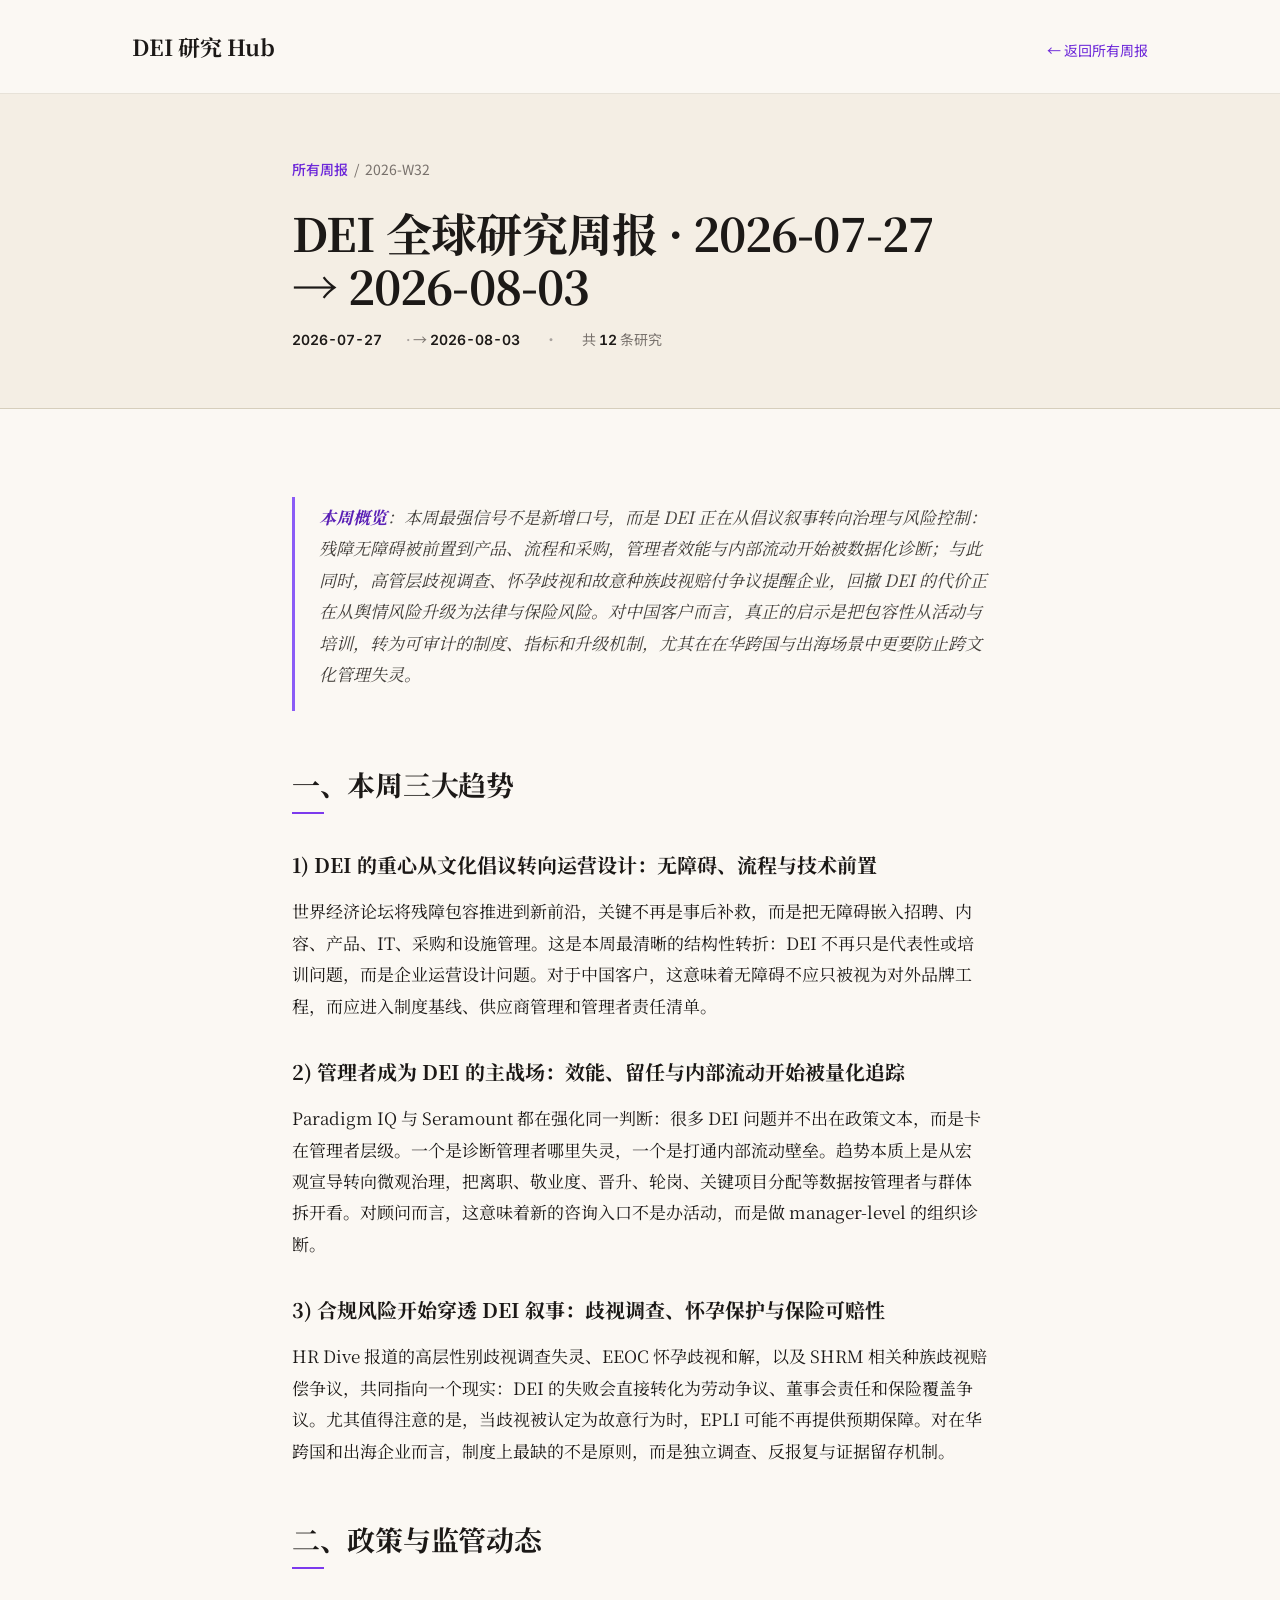
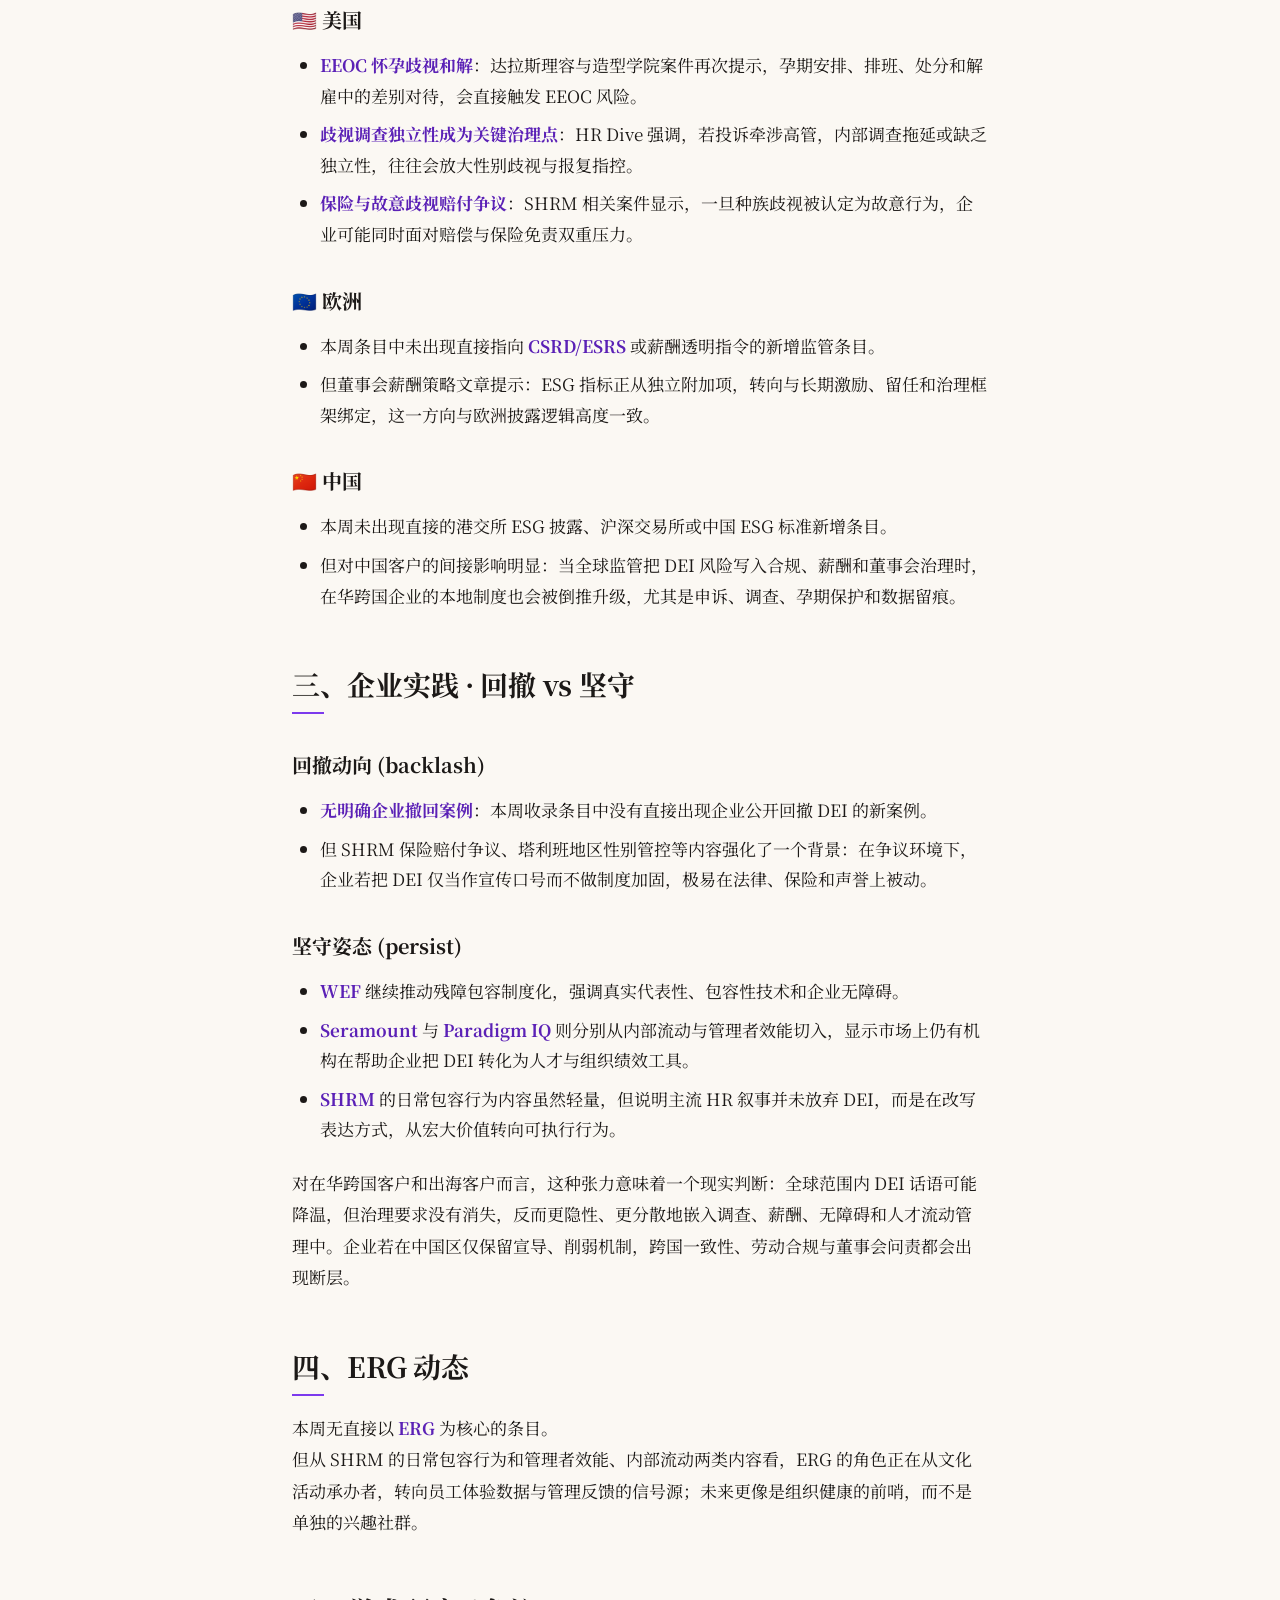
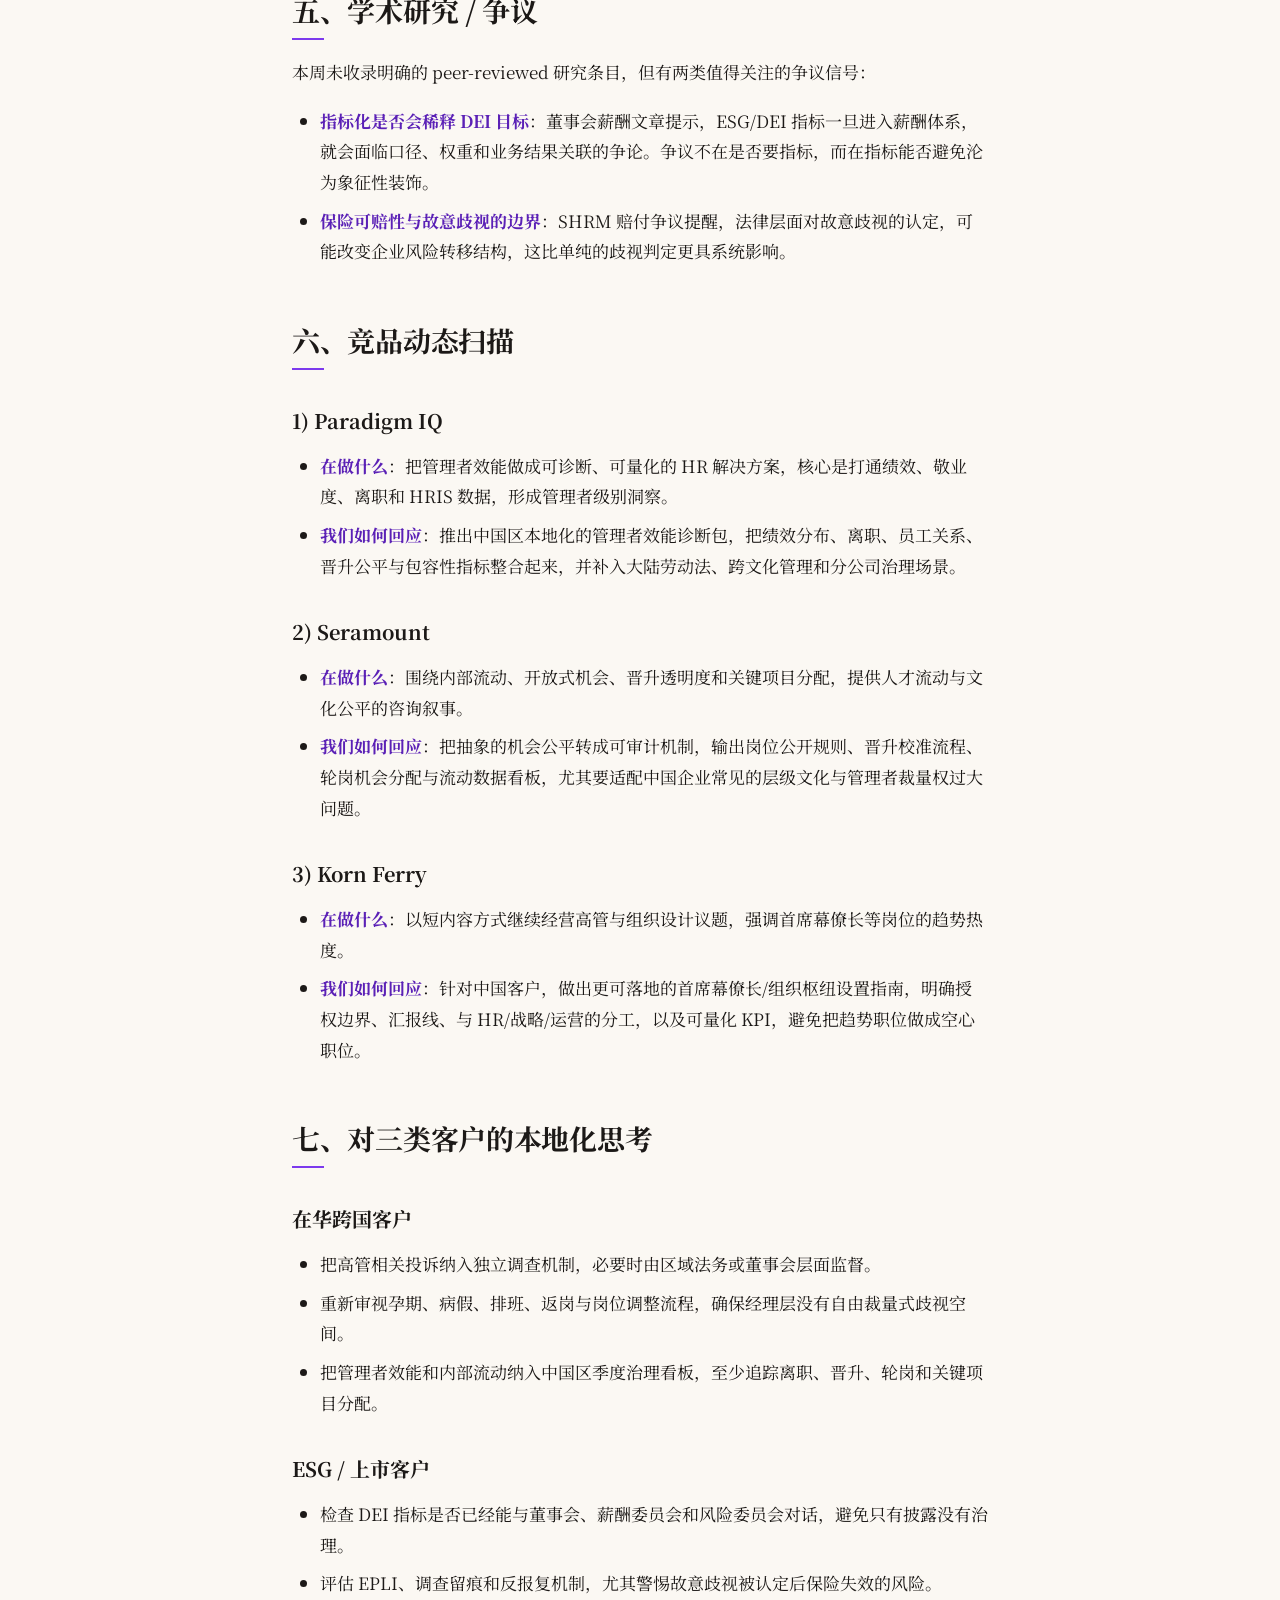
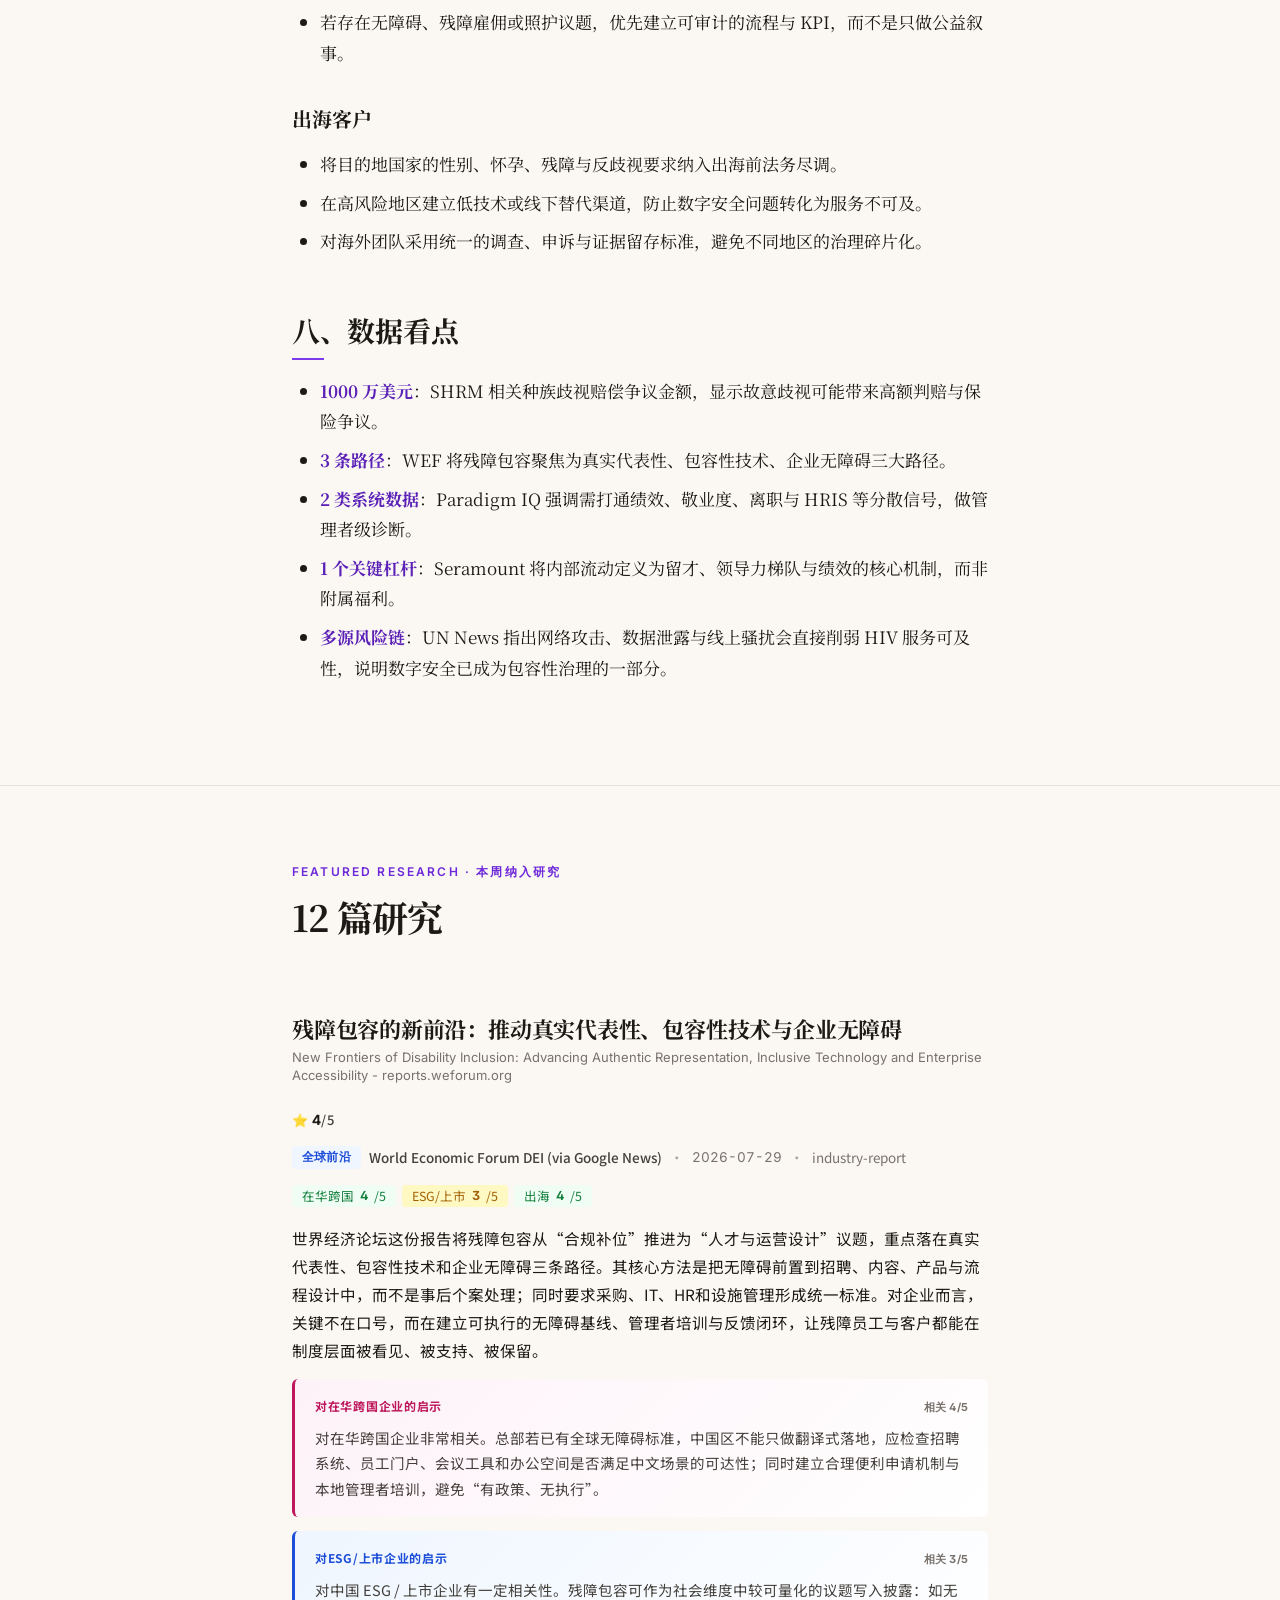
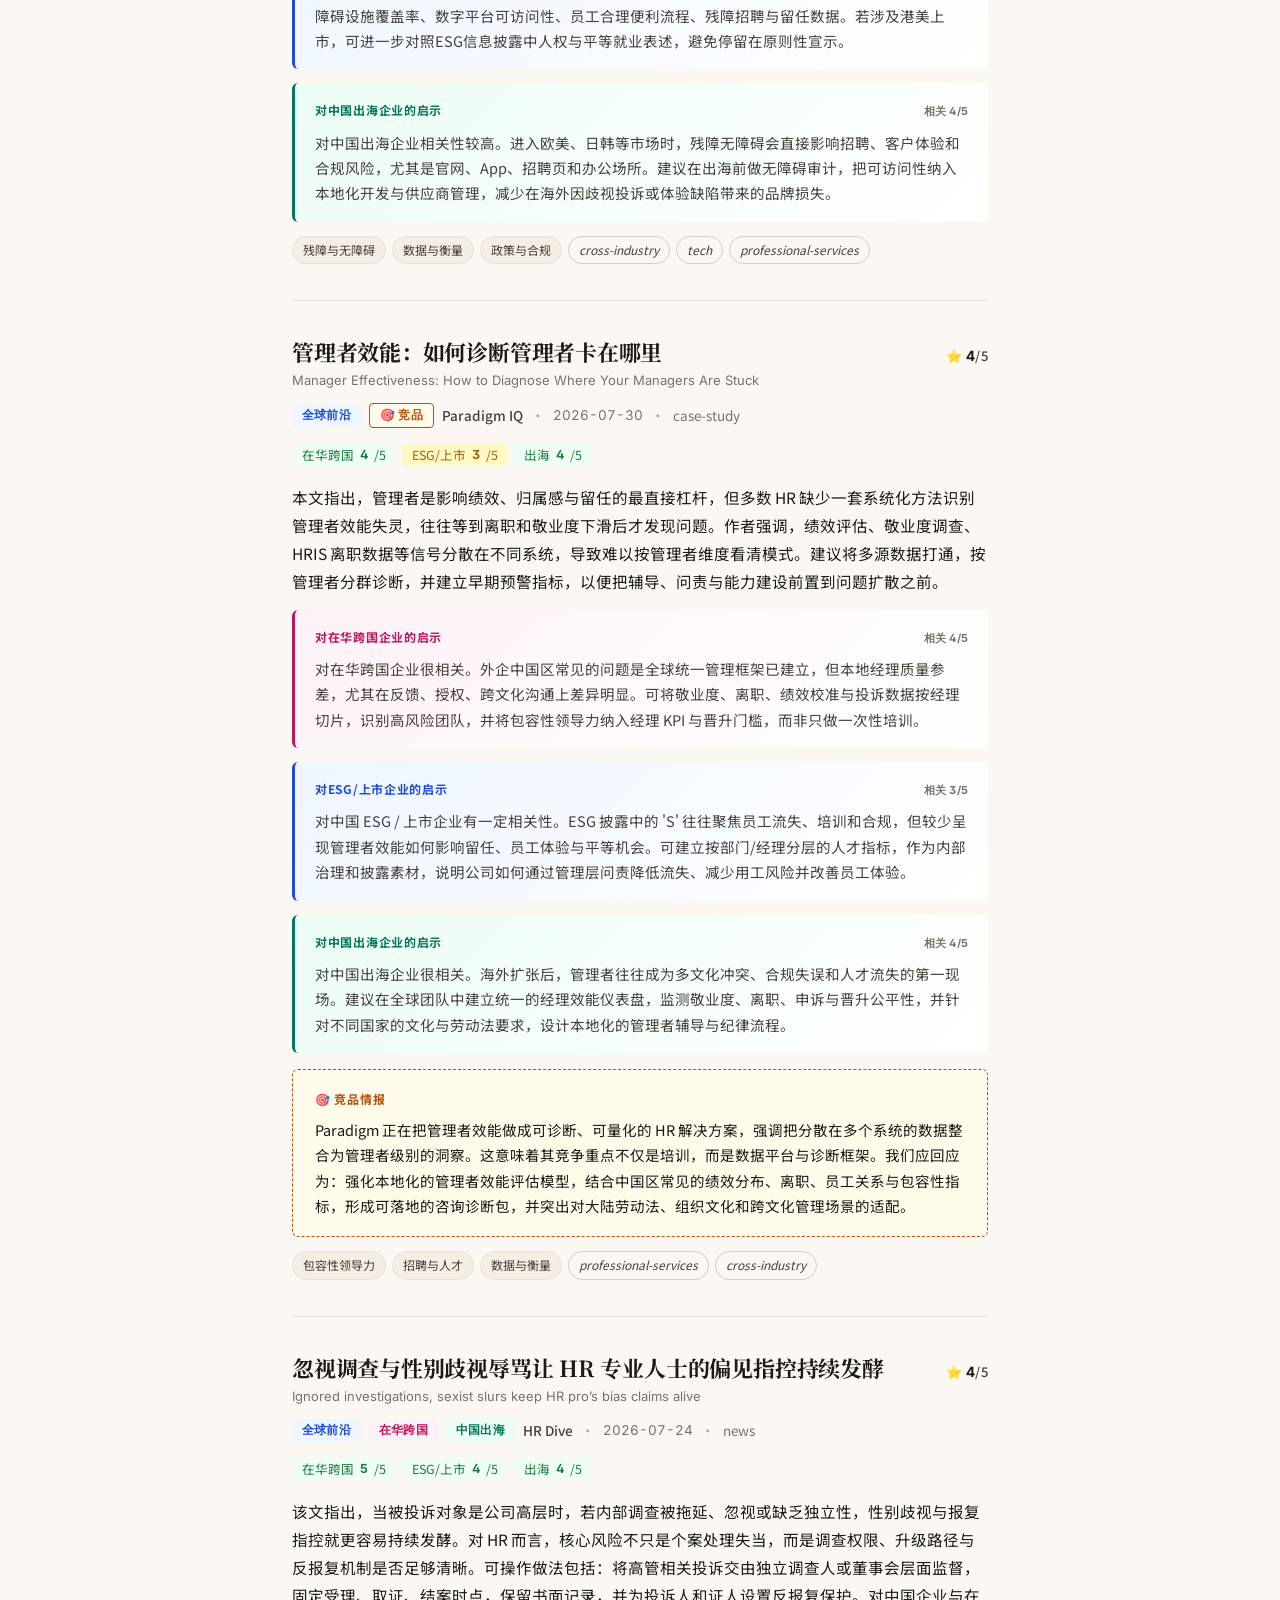
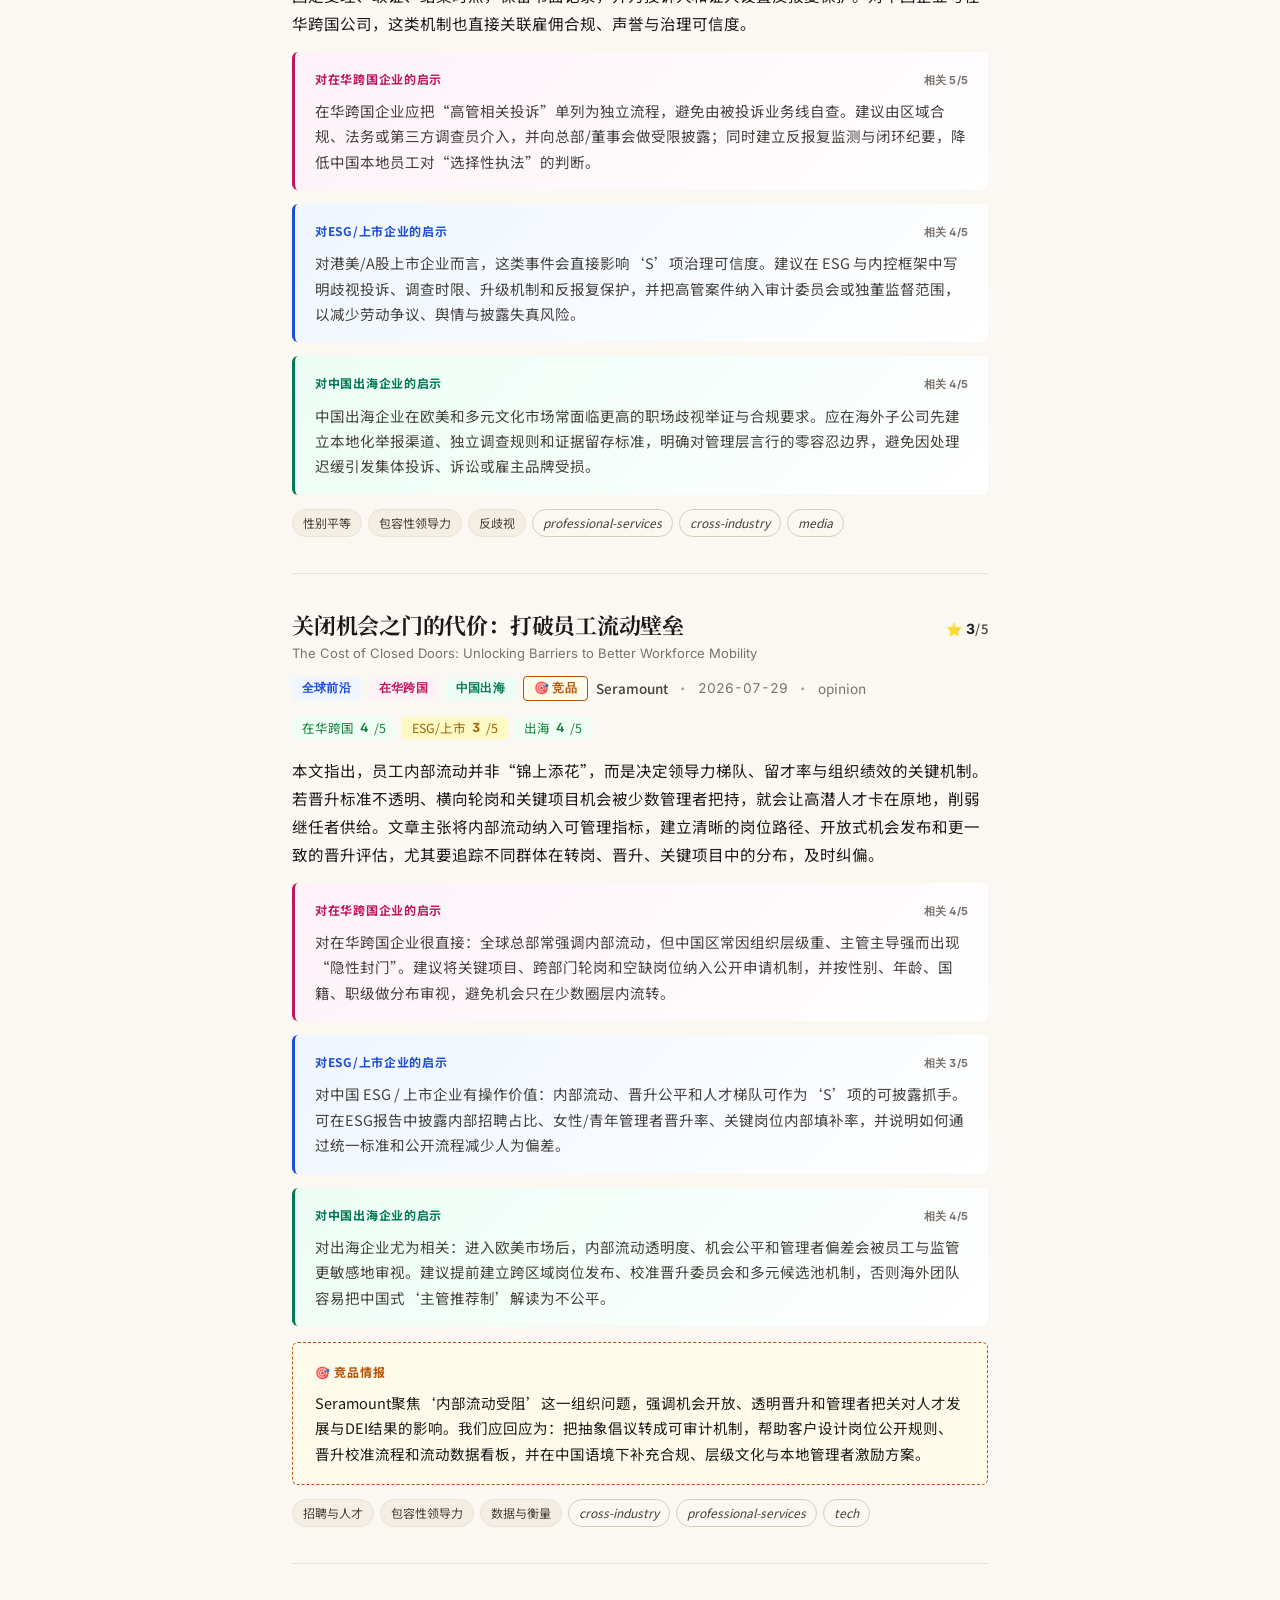
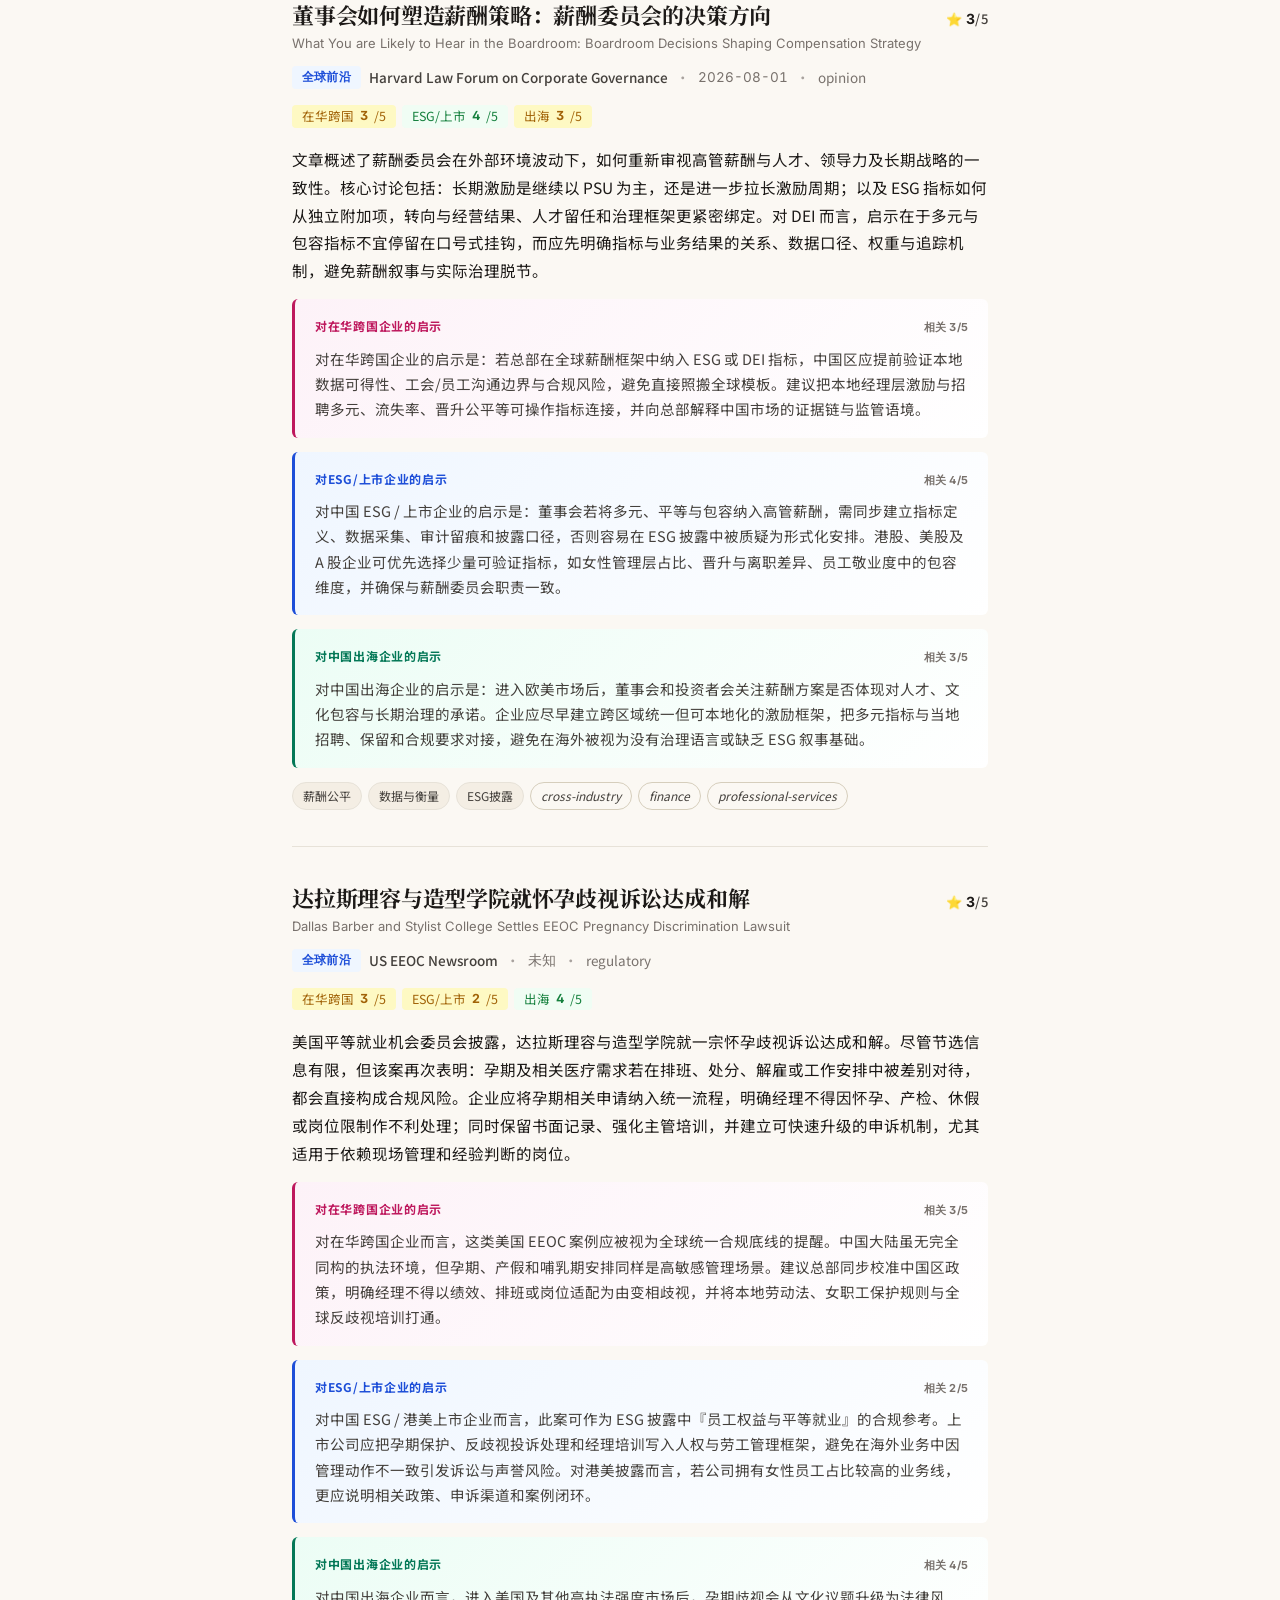
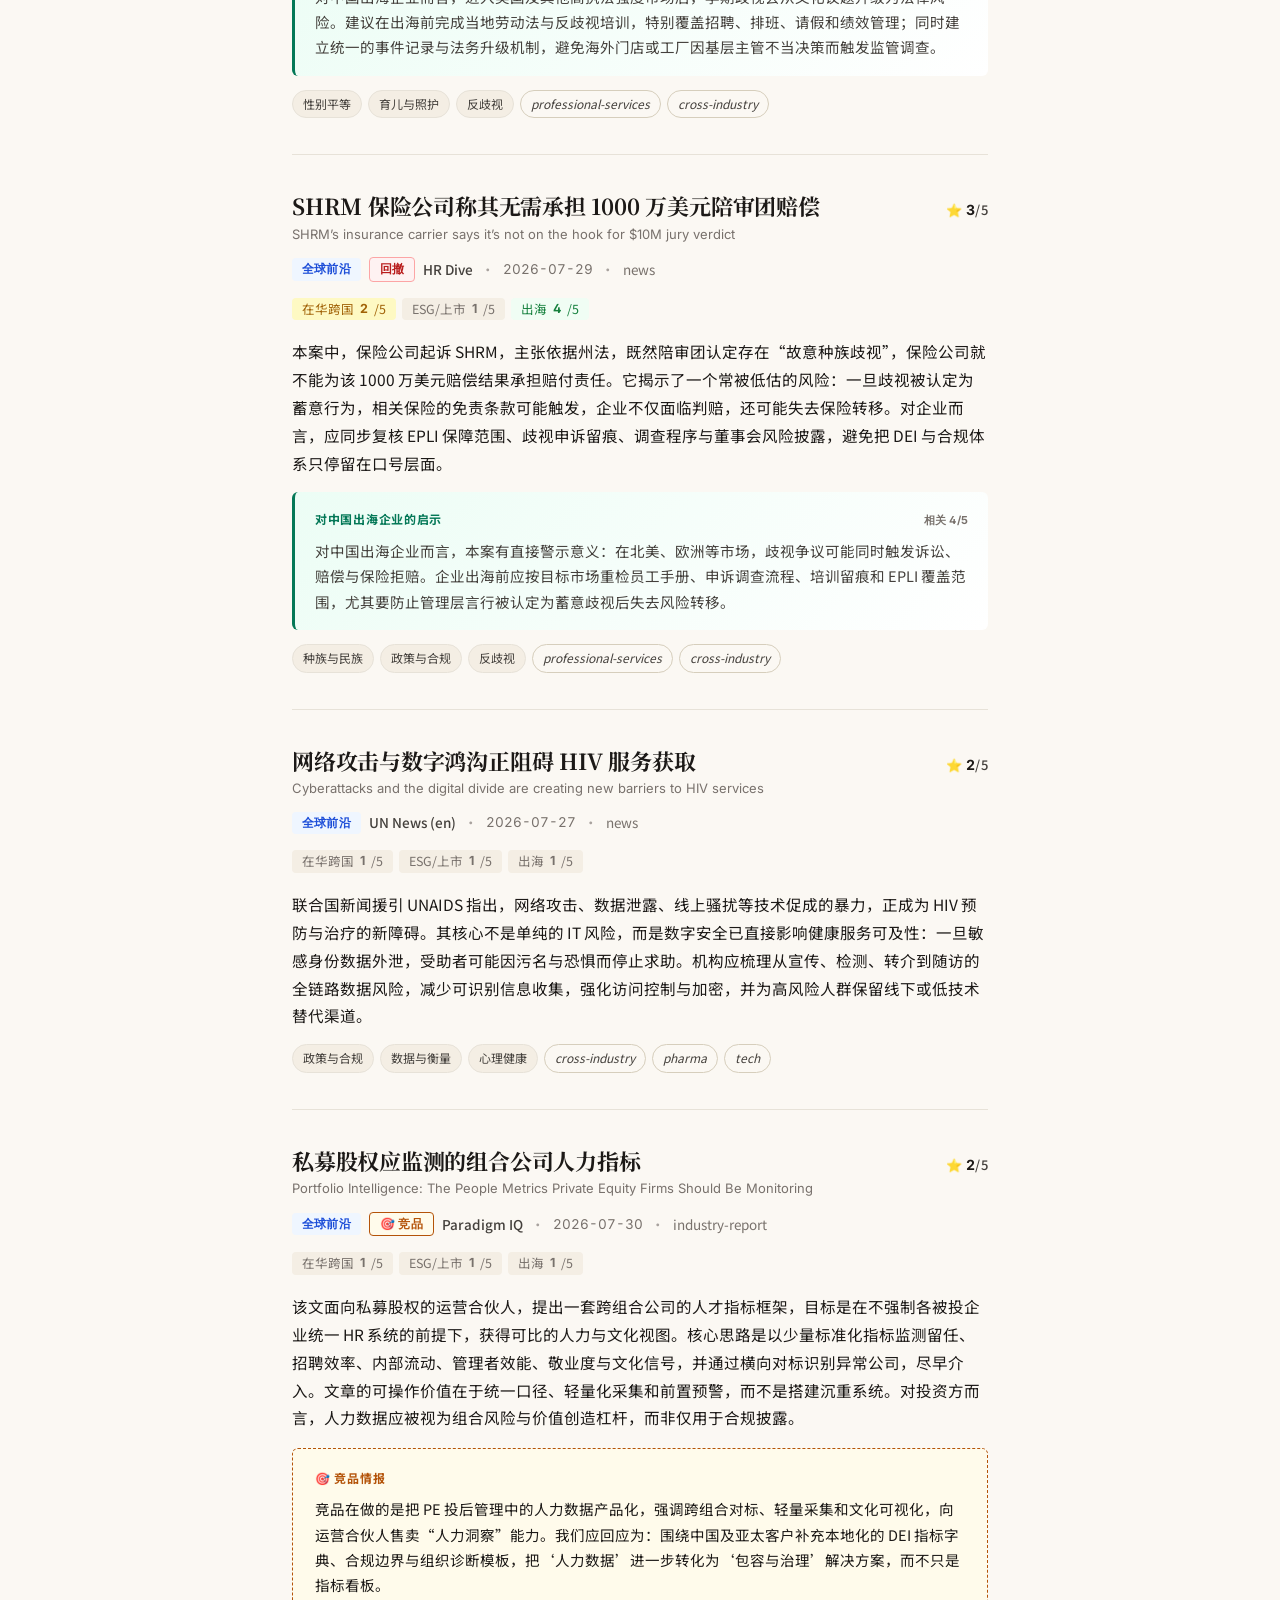
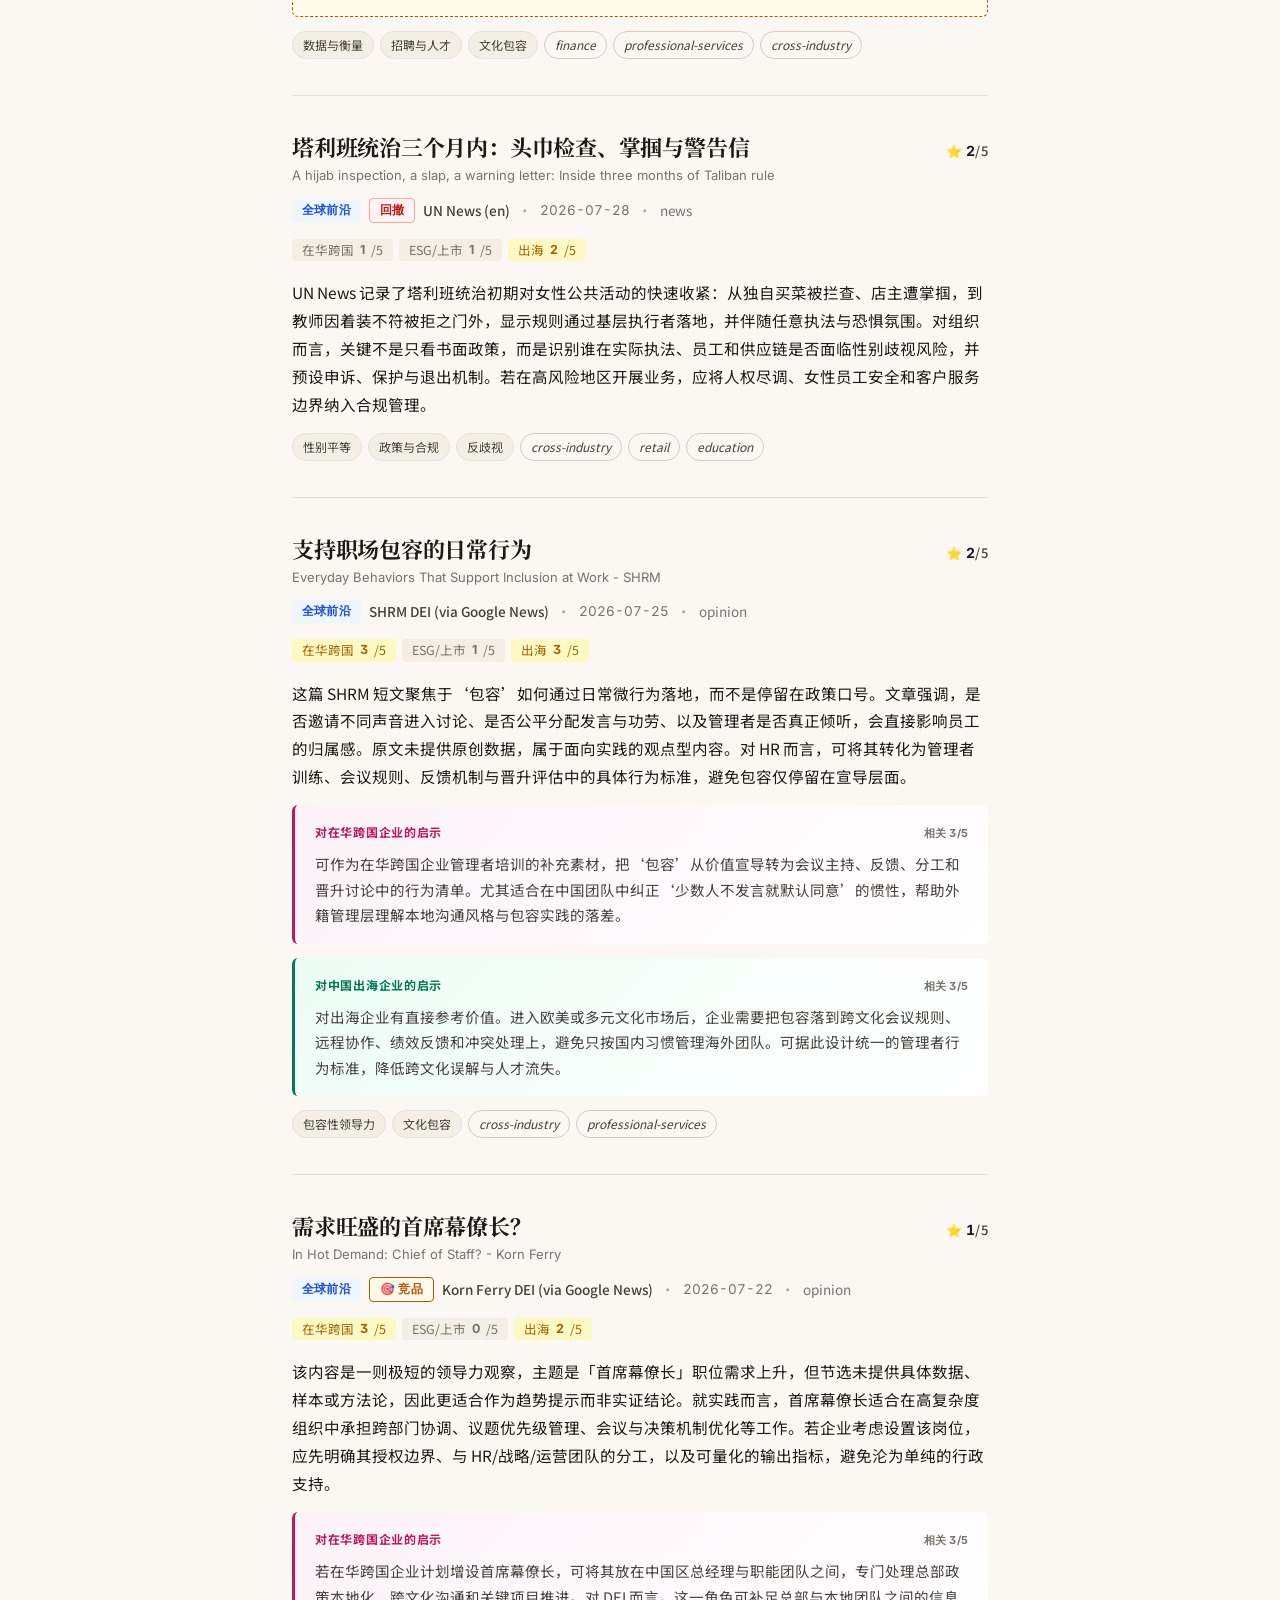
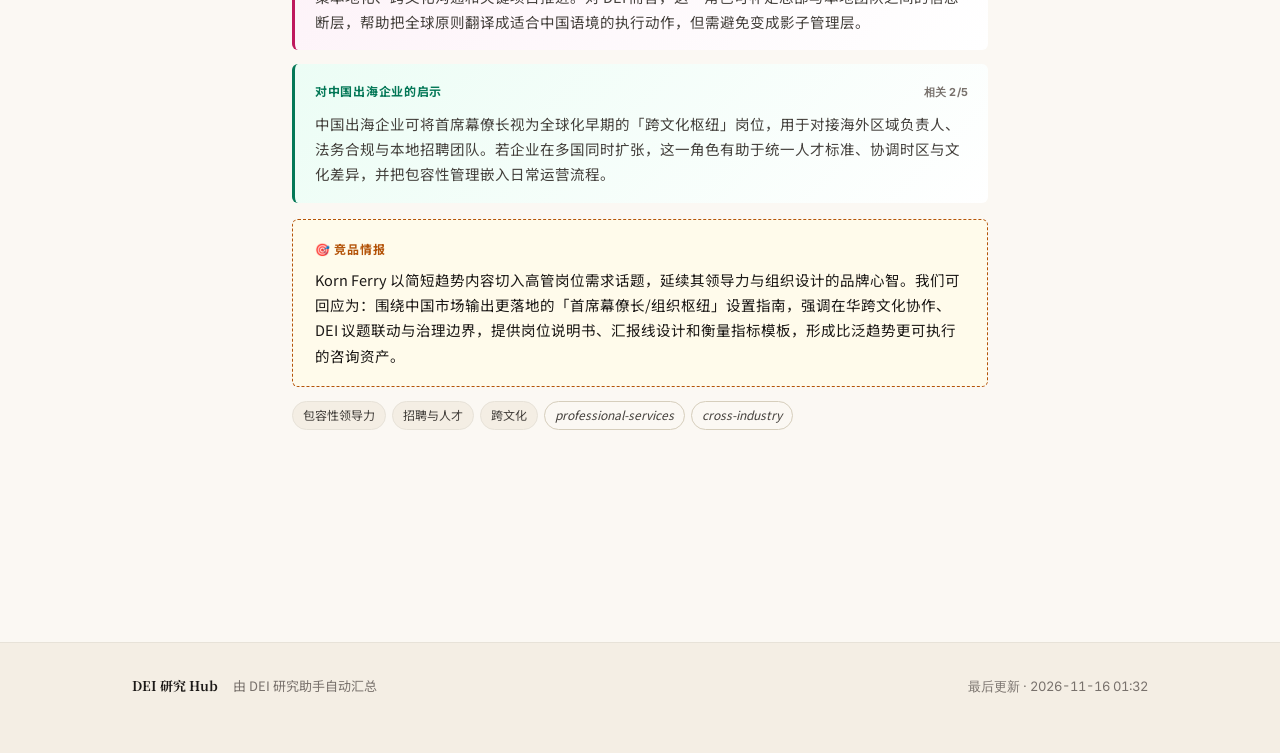
<file: reports/site/weeks/2026-W32.html>
<!DOCTYPE html>
<html lang="zh-CN">
<head>
    <meta charset="UTF-8">
    <meta name="viewport" content="width=device-width, initial-scale=1.0">
    <meta name="generator" content="DEI Research Assistant">
    <meta name="description" content="全球 DEI 研究持续追踪 · 面向中国企业的本地化洞察">
    <title>DEI 全球研究周报 · 2026-07-27 → 2026-08-03 · DEI 研究 Hub</title>

    <link rel="preconnect" href="https://fonts.googleapis.com">
    <link rel="preconnect" href="https://fonts.gstatic.com" crossorigin>
    <link href="https://fonts.googleapis.com/css2?family=Inter:wght@400;500;600;700&family=Noto+Sans+SC:wght@400;500;700&family=Noto+Serif+SC:wght@500;700;900&display=swap" rel="stylesheet">

    <link rel="stylesheet" href="../assets/style.css">
</head>
<body>
    
<header class="site-header on-paper">
    <div class="container">
        <div class="row">
            <a class="brand" href="../index.html">DEI 研究 Hub</a>
            <span class="nav-back"><a href="../index.html">← 返回所有周报</a></span>
        </div>
    </div>
</header>

<div class="week-hero">
    <div class="container-narrow">
        <div class="breadcrumb">
            <a href="../index.html">所有周报</a> &nbsp;/&nbsp; 2026-W32
        </div>
        <h1>DEI 全球研究周报 · 2026-07-27 → 2026-08-03</h1>
        <div class="meta-row">
            <span><span class="num">2026-07-27</span> → <span class="num">2026-08-03</span></span>
            <span>共 <span class="num">12</span> 条研究</span>
        </div>
    </div>
</div>

<section class="container-narrow">
    <article class="narrative">
        <h1>DEI 全球研究周报 (2026-07-27 → 2026-08-03)</h1>
<blockquote>
<p><strong>本周概览</strong>：本周最强信号不是新增口号，而是 DEI 正在从倡议叙事转向治理与风险控制：残障无障碍被前置到产品、流程和采购，管理者效能与内部流动开始被数据化诊断；与此同时，高管层歧视调查、怀孕歧视和故意种族歧视赔付争议提醒企业，回撤 DEI 的代价正在从舆情风险升级为法律与保险风险。对中国客户而言，真正的启示是把包容性从活动与培训，转为可审计的制度、指标和升级机制，尤其在在华跨国与出海场景中更要防止跨文化管理失灵。</p>
</blockquote>
<h2>一、本周三大趋势</h2>
<h3>1) DEI 的重心从文化倡议转向运营设计：无障碍、流程与技术前置</h3>
<p>世界经济论坛将残障包容推进到新前沿，关键不再是事后补救，而是把无障碍嵌入招聘、内容、产品、IT、采购和设施管理。这是本周最清晰的结构性转折：DEI 不再只是代表性或培训问题，而是企业运营设计问题。对于中国客户，这意味着无障碍不应只被视为对外品牌工程，而应进入制度基线、供应商管理和管理者责任清单。</p>
<h3>2) 管理者成为 DEI 的主战场：效能、留任与内部流动开始被量化追踪</h3>
<p>Paradigm IQ 与 Seramount 都在强化同一判断：很多 DEI 问题并不出在政策文本，而是卡在管理者层级。一个是诊断管理者哪里失灵，一个是打通内部流动壁垒。趋势本质上是从宏观宣导转向微观治理，把离职、敬业度、晋升、轮岗、关键项目分配等数据按管理者与群体拆开看。对顾问而言，这意味着新的咨询入口不是办活动，而是做 manager-level 的组织诊断。</p>
<h3>3) 合规风险开始穿透 DEI 叙事：歧视调查、怀孕保护与保险可赔性</h3>
<p>HR Dive 报道的高层性别歧视调查失灵、EEOC 怀孕歧视和解，以及 SHRM 相关种族歧视赔偿争议，共同指向一个现实：DEI 的失败会直接转化为劳动争议、董事会责任和保险覆盖争议。尤其值得注意的是，当歧视被认定为故意行为时，EPLI 可能不再提供预期保障。对在华跨国和出海企业而言，制度上最缺的不是原则，而是独立调查、反报复与证据留存机制。</p>
<h2>二、政策与监管动态</h2>
<h3>🇺🇸 美国</h3>
<ul>
<li><strong>EEOC 怀孕歧视和解</strong>：达拉斯理容与造型学院案件再次提示，孕期安排、排班、处分和解雇中的差别对待，会直接触发 EEOC 风险。  </li>
<li><strong>歧视调查独立性成为关键治理点</strong>：HR Dive 强调，若投诉牵涉高管，内部调查拖延或缺乏独立性，往往会放大性别歧视与报复指控。  </li>
<li><strong>保险与故意歧视赔付争议</strong>：SHRM 相关案件显示，一旦种族歧视被认定为故意行为，企业可能同时面对赔偿与保险免责双重压力。</li>
</ul>
<h3>🇪🇺 欧洲</h3>
<ul>
<li>本周条目中未出现直接指向 <strong>CSRD/ESRS</strong> 或薪酬透明指令的新增监管条目。  </li>
<li>但董事会薪酬策略文章提示：ESG 指标正从独立附加项，转向与长期激励、留任和治理框架绑定，这一方向与欧洲披露逻辑高度一致。</li>
</ul>
<h3>🇨🇳 中国</h3>
<ul>
<li>本周未出现直接的港交所 ESG 披露、沪深交易所或中国 ESG 标准新增条目。  </li>
<li>但对中国客户的间接影响明显：当全球监管把 DEI 风险写入合规、薪酬和董事会治理时，在华跨国企业的本地制度也会被倒推升级，尤其是申诉、调查、孕期保护和数据留痕。</li>
</ul>
<h2>三、企业实践 · 回撤 vs 坚守</h2>
<h3>回撤动向 (backlash)</h3>
<ul>
<li><strong>无明确企业撤回案例</strong>：本周收录条目中没有直接出现企业公开回撤 DEI 的新案例。  </li>
<li>但 SHRM 保险赔付争议、塔利班地区性别管控等内容强化了一个背景：在争议环境下，企业若把 DEI 仅当作宣传口号而不做制度加固，极易在法律、保险和声誉上被动。</li>
</ul>
<h3>坚守姿态 (persist)</h3>
<ul>
<li><strong>WEF</strong> 继续推动残障包容制度化，强调真实代表性、包容性技术和企业无障碍。  </li>
<li><strong>Seramount</strong> 与 <strong>Paradigm IQ</strong> 则分别从内部流动与管理者效能切入，显示市场上仍有机构在帮助企业把 DEI 转化为人才与组织绩效工具。  </li>
<li><strong>SHRM</strong> 的日常包容行为内容虽然轻量，但说明主流 HR 叙事并未放弃 DEI，而是在改写表达方式，从宏大价值转向可执行行为。</li>
</ul>
<p>对在华跨国客户和出海客户而言，这种张力意味着一个现实判断：全球范围内 DEI 话语可能降温，但治理要求没有消失，反而更隐性、更分散地嵌入调查、薪酬、无障碍和人才流动管理中。企业若在中国区仅保留宣导、削弱机制，跨国一致性、劳动合规与董事会问责都会出现断层。</p>
<h2>四、ERG 动态</h2>
<p>本周无直接以 <strong>ERG</strong> 为核心的条目。<br />
但从 SHRM 的日常包容行为和管理者效能、内部流动两类内容看，ERG 的角色正在从文化活动承办者，转向员工体验数据与管理反馈的信号源；未来更像是组织健康的前哨，而不是单独的兴趣社群。</p>
<h2>五、学术研究 / 争议</h2>
<p>本周未收录明确的 peer-reviewed 研究条目，但有两类值得关注的争议信号：</p>
<ul>
<li><strong>指标化是否会稀释 DEI 目标</strong>：董事会薪酬文章提示，ESG/DEI 指标一旦进入薪酬体系，就会面临口径、权重和业务结果关联的争论。争议不在是否要指标，而在指标能否避免沦为象征性装饰。  </li>
<li><strong>保险可赔性与故意歧视的边界</strong>：SHRM 赔付争议提醒，法律层面对故意歧视的认定，可能改变企业风险转移结构，这比单纯的歧视判定更具系统影响。</li>
</ul>
<h2>六、竞品动态扫描</h2>
<h3>1) Paradigm IQ</h3>
<ul>
<li><strong>在做什么</strong>：把管理者效能做成可诊断、可量化的 HR 解决方案，核心是打通绩效、敬业度、离职和 HRIS 数据，形成管理者级别洞察。  </li>
<li><strong>我们如何回应</strong>：推出中国区本地化的管理者效能诊断包，把绩效分布、离职、员工关系、晋升公平与包容性指标整合起来，并补入大陆劳动法、跨文化管理和分公司治理场景。</li>
</ul>
<h3>2) Seramount</h3>
<ul>
<li><strong>在做什么</strong>：围绕内部流动、开放式机会、晋升透明度和关键项目分配，提供人才流动与文化公平的咨询叙事。  </li>
<li><strong>我们如何回应</strong>：把抽象的机会公平转成可审计机制，输出岗位公开规则、晋升校准流程、轮岗机会分配与流动数据看板，尤其要适配中国企业常见的层级文化与管理者裁量权过大问题。</li>
</ul>
<h3>3) Korn Ferry</h3>
<ul>
<li><strong>在做什么</strong>：以短内容方式继续经营高管与组织设计议题，强调首席幕僚长等岗位的趋势热度。  </li>
<li><strong>我们如何回应</strong>：针对中国客户，做出更可落地的首席幕僚长/组织枢纽设置指南，明确授权边界、汇报线、与 HR/战略/运营的分工，以及可量化 KPI，避免把趋势职位做成空心职位。</li>
</ul>
<h2>七、对三类客户的本地化思考</h2>
<h3>在华跨国客户</h3>
<ul>
<li>把高管相关投诉纳入独立调查机制，必要时由区域法务或董事会层面监督。  </li>
<li>重新审视孕期、病假、排班、返岗与岗位调整流程，确保经理层没有自由裁量式歧视空间。  </li>
<li>把管理者效能和内部流动纳入中国区季度治理看板，至少追踪离职、晋升、轮岗和关键项目分配。</li>
</ul>
<h3>ESG / 上市客户</h3>
<ul>
<li>检查 DEI 指标是否已经能与董事会、薪酬委员会和风险委员会对话，避免只有披露没有治理。  </li>
<li>评估 EPLI、调查留痕和反报复机制，尤其警惕故意歧视被认定后保险失效的风险。  </li>
<li>若存在无障碍、残障雇佣或照护议题，优先建立可审计的流程与 KPI，而不是只做公益叙事。</li>
</ul>
<h3>出海客户</h3>
<ul>
<li>将目的地国家的性别、怀孕、残障与反歧视要求纳入出海前法务尽调。  </li>
<li>在高风险地区建立低技术或线下替代渠道，防止数字安全问题转化为服务不可及。  </li>
<li>对海外团队采用统一的调查、申诉与证据留存标准，避免不同地区的治理碎片化。</li>
</ul>
<h2>八、数据看点</h2>
<ul>
<li><strong>1000 万美元</strong>：SHRM 相关种族歧视赔偿争议金额，显示故意歧视可能带来高额判赔与保险争议。  </li>
<li><strong>3 条路径</strong>：WEF 将残障包容聚焦为真实代表性、包容性技术、企业无障碍三大路径。  </li>
<li><strong>2 类系统数据</strong>：Paradigm IQ 强调需打通绩效、敬业度、离职与 HRIS 等分散信号，做管理者级诊断。  </li>
<li><strong>1 个关键杠杆</strong>：Seramount 将内部流动定义为留才、领导力梯队与绩效的核心机制，而非附属福利。  </li>
<li><strong>多源风险链</strong>：UN News 指出网络攻击、数据泄露与线上骚扰会直接削弱 HIV 服务可及性，说明数字安全已成为包容性治理的一部分。</li>
</ul>
    </article>
</section>


<section class="items-section">
    <div class="container-narrow">
        <div class="section-head">
            <p class="section-eyebrow">Featured Research · 本周纳入研究</p>
            <h2 class="section-title">12 篇研究</h2>
        </div>

        <div class="items">
        
            <article class="item v2-item">
                <div class="item-header">
                    <div class="item-title-block">
                        <h3 class="item-title"><a href="https://reports.weforum.org/docs/WEF_New_Frontiers_of_Disability_2026.pdf" target="_blank" rel="noopener">残障包容的新前沿：推动真实代表性、包容性技术与企业无障碍</a></h3>
                        
                        <p class="item-title-en">New Frontiers of Disability Inclusion: Advancing Authentic Representation, Inclusive Technology and Enterprise Accessibility - reports.weforum.org</p>
                        
                    </div>
                    <div class="item-scores">
                        <div class="overall-rel" title="综合相关性">⭐ <span class="num">4</span>/5</div>
                    </div>
                </div>

                <div class="item-meta-row">
                    
                    <span class="badge pillar pillar-global">全球前沿</span>
                    
                    
                    
                    <span class="meta-source">World Economic Forum DEI (via Google News)</span>
                    <span class="meta-dot">·</span>
                    <span class="meta-date num">2026-07-29</span>
                    
                    <span class="meta-dot">·</span>
                    <span class="meta-evidence">industry-report</span>
                    
                </div>

                
                <div class="client-rel-bar">
                    <span class="rel-cell strong">
                        在华跨国 <strong>4</strong>/5
                    </span>
                    <span class="rel-cell mid">
                        ESG/上市 <strong>3</strong>/5
                    </span>
                    <span class="rel-cell strong">
                        出海 <strong>4</strong>/5
                    </span>
                </div>

                <p class="item-summary">世界经济论坛这份报告将残障包容从“合规补位”推进为“人才与运营设计”议题，重点落在真实代表性、包容性技术和企业无障碍三条路径。其核心方法是把无障碍前置到招聘、内容、产品与流程设计中，而不是事后个案处理；同时要求采购、IT、HR和设施管理形成统一标准。对企业而言，关键不在口号，而在建立可执行的无障碍基线、管理者培训与反馈闭环，让残障员工与客户都能在制度层面被看见、被支持、被保留。</p>

                
                
                <div class="implication imp-mnc">
                    <div class="imp-head">
                        <span class="imp-label">对在华跨国企业的启示</span>
                        <span class="imp-score">相关 4/5</span>
                    </div>
                    <p class="imp-text">对在华跨国企业非常相关。总部若已有全球无障碍标准，中国区不能只做翻译式落地，应检查招聘系统、员工门户、会议工具和办公空间是否满足中文场景的可达性；同时建立合理便利申请机制与本地管理者培训，避免“有政策、无执行”。</p>
                </div>
                
                <div class="implication imp-esg">
                    <div class="imp-head">
                        <span class="imp-label">对ESG/上市企业的启示</span>
                        <span class="imp-score">相关 3/5</span>
                    </div>
                    <p class="imp-text">对中国 ESG / 上市企业有一定相关性。残障包容可作为社会维度中较可量化的议题写入披露：如无障碍设施覆盖率、数字平台可访问性、员工合理便利流程、残障招聘与留任数据。若涉及港美上市，可进一步对照ESG信息披露中人权与平等就业表述，避免停留在原则性宣示。</p>
                </div>
                
                <div class="implication imp-going">
                    <div class="imp-head">
                        <span class="imp-label">对中国出海企业的启示</span>
                        <span class="imp-score">相关 4/5</span>
                    </div>
                    <p class="imp-text">对中国出海企业相关性较高。进入欧美、日韩等市场时，残障无障碍会直接影响招聘、客户体验和合规风险，尤其是官网、App、招聘页和办公场所。建议在出海前做无障碍审计，把可访问性纳入本地化开发与供应商管理，减少在海外因歧视投诉或体验缺陷带来的品牌损失。</p>
                </div>
                

                
                

                
                <div class="item-tags">
                    <span class="tag">残障与无障碍</span><span class="tag">数据与衡量</span><span class="tag">政策与合规</span>
                    <span class="tag tag-industry">cross-industry</span><span class="tag tag-industry">tech</span><span class="tag tag-industry">professional-services</span>
                </div>
                
            </article>
        
            <article class="item v2-item">
                <div class="item-header">
                    <div class="item-title-block">
                        <h3 class="item-title"><a href="https://www.paradigmiq.com/blog/manager-effectiveness/" target="_blank" rel="noopener">管理者效能：如何诊断管理者卡在哪里</a></h3>
                        
                        <p class="item-title-en">Manager Effectiveness: How to Diagnose Where Your Managers Are Stuck</p>
                        
                    </div>
                    <div class="item-scores">
                        <div class="overall-rel" title="综合相关性">⭐ <span class="num">4</span>/5</div>
                    </div>
                </div>

                <div class="item-meta-row">
                    
                    <span class="badge pillar pillar-global">全球前沿</span>
                    
                    
                    <span class="badge competitor">🎯 竞品</span>
                    
                    
                    <span class="meta-source">Paradigm IQ</span>
                    <span class="meta-dot">·</span>
                    <span class="meta-date num">2026-07-30</span>
                    
                    <span class="meta-dot">·</span>
                    <span class="meta-evidence">case-study</span>
                    
                </div>

                
                <div class="client-rel-bar">
                    <span class="rel-cell strong">
                        在华跨国 <strong>4</strong>/5
                    </span>
                    <span class="rel-cell mid">
                        ESG/上市 <strong>3</strong>/5
                    </span>
                    <span class="rel-cell strong">
                        出海 <strong>4</strong>/5
                    </span>
                </div>

                <p class="item-summary">本文指出，管理者是影响绩效、归属感与留任的最直接杠杆，但多数 HR 缺少一套系统化方法识别管理者效能失灵，往往等到离职和敬业度下滑后才发现问题。作者强调，绩效评估、敬业度调查、HRIS 离职数据等信号分散在不同系统，导致难以按管理者维度看清模式。建议将多源数据打通，按管理者分群诊断，并建立早期预警指标，以便把辅导、问责与能力建设前置到问题扩散之前。</p>

                
                
                <div class="implication imp-mnc">
                    <div class="imp-head">
                        <span class="imp-label">对在华跨国企业的启示</span>
                        <span class="imp-score">相关 4/5</span>
                    </div>
                    <p class="imp-text">对在华跨国企业很相关。外企中国区常见的问题是全球统一管理框架已建立，但本地经理质量参差，尤其在反馈、授权、跨文化沟通上差异明显。可将敬业度、离职、绩效校准与投诉数据按经理切片，识别高风险团队，并将包容性领导力纳入经理 KPI 与晋升门槛，而非只做一次性培训。</p>
                </div>
                
                <div class="implication imp-esg">
                    <div class="imp-head">
                        <span class="imp-label">对ESG/上市企业的启示</span>
                        <span class="imp-score">相关 3/5</span>
                    </div>
                    <p class="imp-text">对中国 ESG / 上市企业有一定相关性。ESG 披露中的 &#39;S&#39; 往往聚焦员工流失、培训和合规，但较少呈现管理者效能如何影响留任、员工体验与平等机会。可建立按部门/经理分层的人才指标，作为内部治理和披露素材，说明公司如何通过管理层问责降低流失、减少用工风险并改善员工体验。</p>
                </div>
                
                <div class="implication imp-going">
                    <div class="imp-head">
                        <span class="imp-label">对中国出海企业的启示</span>
                        <span class="imp-score">相关 4/5</span>
                    </div>
                    <p class="imp-text">对中国出海企业很相关。海外扩张后，管理者往往成为多文化冲突、合规失误和人才流失的第一现场。建议在全球团队中建立统一的经理效能仪表盘，监测敬业度、离职、申诉与晋升公平性，并针对不同国家的文化与劳动法要求，设计本地化的管理者辅导与纪律流程。</p>
                </div>
                

                
                
                <div class="competitor-intel">
                    <div class="ci-head">🎯 竞品情报</div>
                    <p class="ci-text">Paradigm 正在把管理者效能做成可诊断、可量化的 HR 解决方案，强调把分散在多个系统的数据整合为管理者级别的洞察。这意味着其竞争重点不仅是培训，而是数据平台与诊断框架。我们应回应为：强化本地化的管理者效能评估模型，结合中国区常见的绩效分布、离职、员工关系与包容性指标，形成可落地的咨询诊断包，并突出对大陆劳动法、组织文化和跨文化管理场景的适配。</p>
                </div>
                

                
                <div class="item-tags">
                    <span class="tag">包容性领导力</span><span class="tag">招聘与人才</span><span class="tag">数据与衡量</span>
                    <span class="tag tag-industry">professional-services</span><span class="tag tag-industry">cross-industry</span>
                </div>
                
            </article>
        
            <article class="item v2-item">
                <div class="item-header">
                    <div class="item-title-block">
                        <h3 class="item-title"><a href="https://www.hrdive.com/news/ignored-investigations-sexist-slurs-keep-hr-pros-bias-claims-alive/826192/" target="_blank" rel="noopener">忽视调查与性别歧视辱骂让 HR 专业人士的偏见指控持续发酵</a></h3>
                        
                        <p class="item-title-en">Ignored investigations, sexist slurs keep HR pro’s bias claims alive</p>
                        
                    </div>
                    <div class="item-scores">
                        <div class="overall-rel" title="综合相关性">⭐ <span class="num">4</span>/5</div>
                    </div>
                </div>

                <div class="item-meta-row">
                    
                    <span class="badge pillar pillar-global">全球前沿</span>
                    
                    <span class="badge pillar pillar-mnc_china">在华跨国</span>
                    
                    <span class="badge pillar pillar-china_going_global">中国出海</span>
                    
                    
                    
                    <span class="meta-source">HR Dive</span>
                    <span class="meta-dot">·</span>
                    <span class="meta-date num">2026-07-24</span>
                    
                    <span class="meta-dot">·</span>
                    <span class="meta-evidence">news</span>
                    
                </div>

                
                <div class="client-rel-bar">
                    <span class="rel-cell strong">
                        在华跨国 <strong>5</strong>/5
                    </span>
                    <span class="rel-cell strong">
                        ESG/上市 <strong>4</strong>/5
                    </span>
                    <span class="rel-cell strong">
                        出海 <strong>4</strong>/5
                    </span>
                </div>

                <p class="item-summary">该文指出，当被投诉对象是公司高层时，若内部调查被拖延、忽视或缺乏独立性，性别歧视与报复指控就更容易持续发酵。对 HR 而言，核心风险不只是个案处理失当，而是调查权限、升级路径与反报复机制是否足够清晰。可操作做法包括：将高管相关投诉交由独立调查人或董事会层面监督，固定受理、取证、结案时点，保留书面记录，并为投诉人和证人设置反报复保护。对中国企业与在华跨国公司，这类机制也直接关联雇佣合规、声誉与治理可信度。</p>

                
                
                <div class="implication imp-mnc">
                    <div class="imp-head">
                        <span class="imp-label">对在华跨国企业的启示</span>
                        <span class="imp-score">相关 5/5</span>
                    </div>
                    <p class="imp-text">在华跨国企业应把“高管相关投诉”单列为独立流程，避免由被投诉业务线自查。建议由区域合规、法务或第三方调查员介入，并向总部/董事会做受限披露；同时建立反报复监测与闭环纪要，降低中国本地员工对“选择性执法”的判断。</p>
                </div>
                
                <div class="implication imp-esg">
                    <div class="imp-head">
                        <span class="imp-label">对ESG/上市企业的启示</span>
                        <span class="imp-score">相关 4/5</span>
                    </div>
                    <p class="imp-text">对港美/A股上市企业而言，这类事件会直接影响‘S’项治理可信度。建议在 ESG 与内控框架中写明歧视投诉、调查时限、升级机制和反报复保护，并把高管案件纳入审计委员会或独董监督范围，以减少劳动争议、舆情与披露失真风险。</p>
                </div>
                
                <div class="implication imp-going">
                    <div class="imp-head">
                        <span class="imp-label">对中国出海企业的启示</span>
                        <span class="imp-score">相关 4/5</span>
                    </div>
                    <p class="imp-text">中国出海企业在欧美和多元文化市场常面临更高的职场歧视举证与合规要求。应在海外子公司先建立本地化举报渠道、独立调查规则和证据留存标准，明确对管理层言行的零容忍边界，避免因处理迟缓引发集体投诉、诉讼或雇主品牌受损。</p>
                </div>
                

                
                

                
                <div class="item-tags">
                    <span class="tag">性别平等</span><span class="tag">包容性领导力</span><span class="tag">反歧视</span>
                    <span class="tag tag-industry">professional-services</span><span class="tag tag-industry">cross-industry</span><span class="tag tag-industry">media</span>
                </div>
                
            </article>
        
            <article class="item v2-item">
                <div class="item-header">
                    <div class="item-title-block">
                        <h3 class="item-title"><a href="https://seramount.com/articles/the-cost-of-closed-doors-unlocking-barriers-to-better-workforce-mobility/" target="_blank" rel="noopener">关闭机会之门的代价：打破员工流动壁垒</a></h3>
                        
                        <p class="item-title-en">The Cost of Closed Doors: Unlocking Barriers to Better Workforce Mobility</p>
                        
                    </div>
                    <div class="item-scores">
                        <div class="overall-rel" title="综合相关性">⭐ <span class="num">3</span>/5</div>
                    </div>
                </div>

                <div class="item-meta-row">
                    
                    <span class="badge pillar pillar-global">全球前沿</span>
                    
                    <span class="badge pillar pillar-mnc_china">在华跨国</span>
                    
                    <span class="badge pillar pillar-china_going_global">中国出海</span>
                    
                    
                    <span class="badge competitor">🎯 竞品</span>
                    
                    
                    <span class="meta-source">Seramount</span>
                    <span class="meta-dot">·</span>
                    <span class="meta-date num">2026-07-29</span>
                    
                    <span class="meta-dot">·</span>
                    <span class="meta-evidence">opinion</span>
                    
                </div>

                
                <div class="client-rel-bar">
                    <span class="rel-cell strong">
                        在华跨国 <strong>4</strong>/5
                    </span>
                    <span class="rel-cell mid">
                        ESG/上市 <strong>3</strong>/5
                    </span>
                    <span class="rel-cell strong">
                        出海 <strong>4</strong>/5
                    </span>
                </div>

                <p class="item-summary">本文指出，员工内部流动并非“锦上添花”，而是决定领导力梯队、留才率与组织绩效的关键机制。若晋升标准不透明、横向轮岗和关键项目机会被少数管理者把持，就会让高潜人才卡在原地，削弱继任者供给。文章主张将内部流动纳入可管理指标，建立清晰的岗位路径、开放式机会发布和更一致的晋升评估，尤其要追踪不同群体在转岗、晋升、关键项目中的分布，及时纠偏。</p>

                
                
                <div class="implication imp-mnc">
                    <div class="imp-head">
                        <span class="imp-label">对在华跨国企业的启示</span>
                        <span class="imp-score">相关 4/5</span>
                    </div>
                    <p class="imp-text">对在华跨国企业很直接：全球总部常强调内部流动，但中国区常因组织层级重、主管主导强而出现“隐性封门”。建议将关键项目、跨部门轮岗和空缺岗位纳入公开申请机制，并按性别、年龄、国籍、职级做分布审视，避免机会只在少数圈层内流转。</p>
                </div>
                
                <div class="implication imp-esg">
                    <div class="imp-head">
                        <span class="imp-label">对ESG/上市企业的启示</span>
                        <span class="imp-score">相关 3/5</span>
                    </div>
                    <p class="imp-text">对中国 ESG / 上市企业有操作价值：内部流动、晋升公平和人才梯队可作为‘S’项的可披露抓手。可在ESG报告中披露内部招聘占比、女性/青年管理者晋升率、关键岗位内部填补率，并说明如何通过统一标准和公开流程减少人为偏差。</p>
                </div>
                
                <div class="implication imp-going">
                    <div class="imp-head">
                        <span class="imp-label">对中国出海企业的启示</span>
                        <span class="imp-score">相关 4/5</span>
                    </div>
                    <p class="imp-text">对出海企业尤为相关：进入欧美市场后，内部流动透明度、机会公平和管理者偏差会被员工与监管更敏感地审视。建议提前建立跨区域岗位发布、校准晋升委员会和多元候选池机制，否则海外团队容易把中国式‘主管推荐制’解读为不公平。</p>
                </div>
                

                
                
                <div class="competitor-intel">
                    <div class="ci-head">🎯 竞品情报</div>
                    <p class="ci-text">Seramount聚焦‘内部流动受阻’这一组织问题，强调机会开放、透明晋升和管理者把关对人才发展与DEI结果的影响。我们应回应为：把抽象倡议转成可审计机制，帮助客户设计岗位公开规则、晋升校准流程和流动数据看板，并在中国语境下补充合规、层级文化与本地管理者激励方案。</p>
                </div>
                

                
                <div class="item-tags">
                    <span class="tag">招聘与人才</span><span class="tag">包容性领导力</span><span class="tag">数据与衡量</span>
                    <span class="tag tag-industry">cross-industry</span><span class="tag tag-industry">professional-services</span><span class="tag tag-industry">tech</span>
                </div>
                
            </article>
        
            <article class="item v2-item">
                <div class="item-header">
                    <div class="item-title-block">
                        <h3 class="item-title"><a href="https://corpgov.law.harvard.edu/2026/08/01/what-you-are-likely-to-hear-in-the-boardroom-boardroom-decisions-shaping-compensation-strategy/?utm_source=rss&amp;utm_medium=rss&amp;utm_campaign=what-you-are-likely-to-hear-in-the-boardroom-boardroom-decisions-shaping-compensation-strategy" target="_blank" rel="noopener">董事会如何塑造薪酬策略：薪酬委员会的决策方向</a></h3>
                        
                        <p class="item-title-en">What You are Likely to Hear in the Boardroom: Boardroom Decisions Shaping Compensation Strategy</p>
                        
                    </div>
                    <div class="item-scores">
                        <div class="overall-rel" title="综合相关性">⭐ <span class="num">3</span>/5</div>
                    </div>
                </div>

                <div class="item-meta-row">
                    
                    <span class="badge pillar pillar-global">全球前沿</span>
                    
                    
                    
                    <span class="meta-source">Harvard Law Forum on Corporate Governance</span>
                    <span class="meta-dot">·</span>
                    <span class="meta-date num">2026-08-01</span>
                    
                    <span class="meta-dot">·</span>
                    <span class="meta-evidence">opinion</span>
                    
                </div>

                
                <div class="client-rel-bar">
                    <span class="rel-cell mid">
                        在华跨国 <strong>3</strong>/5
                    </span>
                    <span class="rel-cell strong">
                        ESG/上市 <strong>4</strong>/5
                    </span>
                    <span class="rel-cell mid">
                        出海 <strong>3</strong>/5
                    </span>
                </div>

                <p class="item-summary">文章概述了薪酬委员会在外部环境波动下，如何重新审视高管薪酬与人才、领导力及长期战略的一致性。核心讨论包括：长期激励是继续以 PSU 为主，还是进一步拉长激励周期；以及 ESG 指标如何从独立附加项，转向与经营结果、人才留任和治理框架更紧密绑定。对 DEI 而言，启示在于多元与包容指标不宜停留在口号式挂钩，而应先明确指标与业务结果的关系、数据口径、权重与追踪机制，避免薪酬叙事与实际治理脱节。</p>

                
                
                <div class="implication imp-mnc">
                    <div class="imp-head">
                        <span class="imp-label">对在华跨国企业的启示</span>
                        <span class="imp-score">相关 3/5</span>
                    </div>
                    <p class="imp-text">对在华跨国企业的启示是：若总部在全球薪酬框架中纳入 ESG 或 DEI 指标，中国区应提前验证本地数据可得性、工会/员工沟通边界与合规风险，避免直接照搬全球模板。建议把本地经理层激励与招聘多元、流失率、晋升公平等可操作指标连接，并向总部解释中国市场的证据链与监管语境。</p>
                </div>
                
                <div class="implication imp-esg">
                    <div class="imp-head">
                        <span class="imp-label">对ESG/上市企业的启示</span>
                        <span class="imp-score">相关 4/5</span>
                    </div>
                    <p class="imp-text">对中国 ESG / 上市企业的启示是：董事会若将多元、平等与包容纳入高管薪酬，需同步建立指标定义、数据采集、审计留痕和披露口径，否则容易在 ESG 披露中被质疑为形式化安排。港股、美股及 A 股企业可优先选择少量可验证指标，如女性管理层占比、晋升与离职差异、员工敬业度中的包容维度，并确保与薪酬委员会职责一致。</p>
                </div>
                
                <div class="implication imp-going">
                    <div class="imp-head">
                        <span class="imp-label">对中国出海企业的启示</span>
                        <span class="imp-score">相关 3/5</span>
                    </div>
                    <p class="imp-text">对中国出海企业的启示是：进入欧美市场后，董事会和投资者会关注薪酬方案是否体现对人才、文化包容与长期治理的承诺。企业应尽早建立跨区域统一但可本地化的激励框架，把多元指标与当地招聘、保留和合规要求对接，避免在海外被视为没有治理语言或缺乏 ESG 叙事基础。</p>
                </div>
                

                
                

                
                <div class="item-tags">
                    <span class="tag">薪酬公平</span><span class="tag">数据与衡量</span><span class="tag">ESG披露</span>
                    <span class="tag tag-industry">cross-industry</span><span class="tag tag-industry">finance</span><span class="tag tag-industry">professional-services</span>
                </div>
                
            </article>
        
            <article class="item v2-item">
                <div class="item-header">
                    <div class="item-title-block">
                        <h3 class="item-title"><a href="https://www.eeoc.gov/newsroom/dallas-barber-and-stylist-college-settles-eeoc-pregnancy-discrimination-lawsuit" target="_blank" rel="noopener">达拉斯理容与造型学院就怀孕歧视诉讼达成和解</a></h3>
                        
                        <p class="item-title-en">Dallas Barber and Stylist College Settles EEOC Pregnancy Discrimination Lawsuit</p>
                        
                    </div>
                    <div class="item-scores">
                        <div class="overall-rel" title="综合相关性">⭐ <span class="num">3</span>/5</div>
                    </div>
                </div>

                <div class="item-meta-row">
                    
                    <span class="badge pillar pillar-global">全球前沿</span>
                    
                    
                    
                    <span class="meta-source">US EEOC Newsroom</span>
                    <span class="meta-dot">·</span>
                    <span class="meta-date num">未知</span>
                    
                    <span class="meta-dot">·</span>
                    <span class="meta-evidence">regulatory</span>
                    
                </div>

                
                <div class="client-rel-bar">
                    <span class="rel-cell mid">
                        在华跨国 <strong>3</strong>/5
                    </span>
                    <span class="rel-cell mid">
                        ESG/上市 <strong>2</strong>/5
                    </span>
                    <span class="rel-cell strong">
                        出海 <strong>4</strong>/5
                    </span>
                </div>

                <p class="item-summary">美国平等就业机会委员会披露，达拉斯理容与造型学院就一宗怀孕歧视诉讼达成和解。尽管节选信息有限，但该案再次表明：孕期及相关医疗需求若在排班、处分、解雇或工作安排中被差别对待，都会直接构成合规风险。企业应将孕期相关申请纳入统一流程，明确经理不得因怀孕、产检、休假或岗位限制作不利处理；同时保留书面记录、强化主管培训，并建立可快速升级的申诉机制，尤其适用于依赖现场管理和经验判断的岗位。</p>

                
                
                <div class="implication imp-mnc">
                    <div class="imp-head">
                        <span class="imp-label">对在华跨国企业的启示</span>
                        <span class="imp-score">相关 3/5</span>
                    </div>
                    <p class="imp-text">对在华跨国企业而言，这类美国 EEOC 案例应被视为全球统一合规底线的提醒。中国大陆虽无完全同构的执法环境，但孕期、产假和哺乳期安排同样是高敏感管理场景。建议总部同步校准中国区政策，明确经理不得以绩效、排班或岗位适配为由变相歧视，并将本地劳动法、女职工保护规则与全球反歧视培训打通。</p>
                </div>
                
                <div class="implication imp-esg">
                    <div class="imp-head">
                        <span class="imp-label">对ESG/上市企业的启示</span>
                        <span class="imp-score">相关 2/5</span>
                    </div>
                    <p class="imp-text">对中国 ESG / 港美上市企业而言，此案可作为 ESG 披露中『员工权益与平等就业』的合规参考。上市公司应把孕期保护、反歧视投诉处理和经理培训写入人权与劳工管理框架，避免在海外业务中因管理动作不一致引发诉讼与声誉风险。对港美披露而言，若公司拥有女性员工占比较高的业务线，更应说明相关政策、申诉渠道和案例闭环。</p>
                </div>
                
                <div class="implication imp-going">
                    <div class="imp-head">
                        <span class="imp-label">对中国出海企业的启示</span>
                        <span class="imp-score">相关 4/5</span>
                    </div>
                    <p class="imp-text">对中国出海企业而言，进入美国及其他高执法强度市场后，孕期歧视会从文化议题升级为法律风险。建议在出海前完成当地劳动法与反歧视培训，特别覆盖招聘、排班、请假和绩效管理；同时建立统一的事件记录与法务升级机制，避免海外门店或工厂因基层主管不当决策而触发监管调查。</p>
                </div>
                

                
                

                
                <div class="item-tags">
                    <span class="tag">性别平等</span><span class="tag">育儿与照护</span><span class="tag">反歧视</span>
                    <span class="tag tag-industry">professional-services</span><span class="tag tag-industry">cross-industry</span>
                </div>
                
            </article>
        
            <article class="item v2-item">
                <div class="item-header">
                    <div class="item-title-block">
                        <h3 class="item-title"><a href="https://www.hrdive.com/news/insurance-company-sues-shrm-over-10m-race-bias-award/826513/" target="_blank" rel="noopener">SHRM 保险公司称其无需承担 1000 万美元陪审团赔偿</a></h3>
                        
                        <p class="item-title-en">SHRM’s insurance carrier says it’s not on the hook for $10M jury verdict</p>
                        
                    </div>
                    <div class="item-scores">
                        <div class="overall-rel" title="综合相关性">⭐ <span class="num">3</span>/5</div>
                    </div>
                </div>

                <div class="item-meta-row">
                    
                    <span class="badge pillar pillar-global">全球前沿</span>
                    
                    
                    
                    <span class="badge stance stance-backlash">回撤</span>
                    
                    <span class="meta-source">HR Dive</span>
                    <span class="meta-dot">·</span>
                    <span class="meta-date num">2026-07-29</span>
                    
                    <span class="meta-dot">·</span>
                    <span class="meta-evidence">news</span>
                    
                </div>

                
                <div class="client-rel-bar">
                    <span class="rel-cell mid">
                        在华跨国 <strong>2</strong>/5
                    </span>
                    <span class="rel-cell weak">
                        ESG/上市 <strong>1</strong>/5
                    </span>
                    <span class="rel-cell strong">
                        出海 <strong>4</strong>/5
                    </span>
                </div>

                <p class="item-summary">本案中，保险公司起诉 SHRM，主张依据州法，既然陪审团认定存在“故意种族歧视”，保险公司就不能为该 1000 万美元赔偿结果承担赔付责任。它揭示了一个常被低估的风险：一旦歧视被认定为蓄意行为，相关保险的免责条款可能触发，企业不仅面临判赔，还可能失去保险转移。对企业而言，应同步复核 EPLI 保障范围、歧视申诉留痕、调查程序与董事会风险披露，避免把 DEI 与合规体系只停留在口号层面。</p>

                
                
                <div class="implication imp-going">
                    <div class="imp-head">
                        <span class="imp-label">对中国出海企业的启示</span>
                        <span class="imp-score">相关 4/5</span>
                    </div>
                    <p class="imp-text">对中国出海企业而言，本案有直接警示意义：在北美、欧洲等市场，歧视争议可能同时触发诉讼、赔偿与保险拒赔。企业出海前应按目标市场重检员工手册、申诉调查流程、培训留痕和 EPLI 覆盖范围，尤其要防止管理层言行被认定为蓄意歧视后失去风险转移。</p>
                </div>
                

                
                

                
                <div class="item-tags">
                    <span class="tag">种族与民族</span><span class="tag">政策与合规</span><span class="tag">反歧视</span>
                    <span class="tag tag-industry">professional-services</span><span class="tag tag-industry">cross-industry</span>
                </div>
                
            </article>
        
            <article class="item v2-item">
                <div class="item-header">
                    <div class="item-title-block">
                        <h3 class="item-title"><a href="https://news.un.org/feed/view/en/story/2026/07/1168030" target="_blank" rel="noopener">网络攻击与数字鸿沟正阻碍 HIV 服务获取</a></h3>
                        
                        <p class="item-title-en">Cyberattacks and the digital divide are creating new barriers to HIV services</p>
                        
                    </div>
                    <div class="item-scores">
                        <div class="overall-rel" title="综合相关性">⭐ <span class="num">2</span>/5</div>
                    </div>
                </div>

                <div class="item-meta-row">
                    
                    <span class="badge pillar pillar-global">全球前沿</span>
                    
                    
                    
                    <span class="meta-source">UN News (en)</span>
                    <span class="meta-dot">·</span>
                    <span class="meta-date num">2026-07-27</span>
                    
                    <span class="meta-dot">·</span>
                    <span class="meta-evidence">news</span>
                    
                </div>

                
                <div class="client-rel-bar">
                    <span class="rel-cell weak">
                        在华跨国 <strong>1</strong>/5
                    </span>
                    <span class="rel-cell weak">
                        ESG/上市 <strong>1</strong>/5
                    </span>
                    <span class="rel-cell weak">
                        出海 <strong>1</strong>/5
                    </span>
                </div>

                <p class="item-summary">联合国新闻援引 UNAIDS 指出，网络攻击、数据泄露、线上骚扰等技术促成的暴力，正成为 HIV 预防与治疗的新障碍。其核心不是单纯的 IT 风险，而是数字安全已直接影响健康服务可及性：一旦敏感身份数据外泄，受助者可能因污名与恐惧而停止求助。机构应梳理从宣传、检测、转介到随访的全链路数据风险，减少可识别信息收集，强化访问控制与加密，并为高风险人群保留线下或低技术替代渠道。</p>

                
                

                
                

                
                <div class="item-tags">
                    <span class="tag">政策与合规</span><span class="tag">数据与衡量</span><span class="tag">心理健康</span>
                    <span class="tag tag-industry">cross-industry</span><span class="tag tag-industry">pharma</span><span class="tag tag-industry">tech</span>
                </div>
                
            </article>
        
            <article class="item v2-item">
                <div class="item-header">
                    <div class="item-title-block">
                        <h3 class="item-title"><a href="https://www.paradigmiq.com/blog/cross-portfolio-culture-benchmarking/" target="_blank" rel="noopener">私募股权应监测的组合公司人力指标</a></h3>
                        
                        <p class="item-title-en">Portfolio Intelligence: The People Metrics Private Equity Firms Should Be Monitoring</p>
                        
                    </div>
                    <div class="item-scores">
                        <div class="overall-rel" title="综合相关性">⭐ <span class="num">2</span>/5</div>
                    </div>
                </div>

                <div class="item-meta-row">
                    
                    <span class="badge pillar pillar-global">全球前沿</span>
                    
                    
                    <span class="badge competitor">🎯 竞品</span>
                    
                    
                    <span class="meta-source">Paradigm IQ</span>
                    <span class="meta-dot">·</span>
                    <span class="meta-date num">2026-07-30</span>
                    
                    <span class="meta-dot">·</span>
                    <span class="meta-evidence">industry-report</span>
                    
                </div>

                
                <div class="client-rel-bar">
                    <span class="rel-cell weak">
                        在华跨国 <strong>1</strong>/5
                    </span>
                    <span class="rel-cell weak">
                        ESG/上市 <strong>1</strong>/5
                    </span>
                    <span class="rel-cell weak">
                        出海 <strong>1</strong>/5
                    </span>
                </div>

                <p class="item-summary">该文面向私募股权的运营合伙人，提出一套跨组合公司的人才指标框架，目标是在不强制各被投企业统一 HR 系统的前提下，获得可比的人力与文化视图。核心思路是以少量标准化指标监测留任、招聘效率、内部流动、管理者效能、敬业度与文化信号，并通过横向对标识别异常公司，尽早介入。文章的可操作价值在于统一口径、轻量化采集和前置预警，而不是搭建沉重系统。对投资方而言，人力数据应被视为组合风险与价值创造杠杆，而非仅用于合规披露。</p>

                
                

                
                
                <div class="competitor-intel">
                    <div class="ci-head">🎯 竞品情报</div>
                    <p class="ci-text">竞品在做的是把 PE 投后管理中的人力数据产品化，强调跨组合对标、轻量采集和文化可视化，向运营合伙人售卖“人力洞察”能力。我们应回应为：围绕中国及亚太客户补充本地化的 DEI 指标字典、合规边界与组织诊断模板，把‘人力数据’进一步转化为‘包容与治理’解决方案，而不只是指标看板。</p>
                </div>
                

                
                <div class="item-tags">
                    <span class="tag">数据与衡量</span><span class="tag">招聘与人才</span><span class="tag">文化包容</span>
                    <span class="tag tag-industry">finance</span><span class="tag tag-industry">professional-services</span><span class="tag tag-industry">cross-industry</span>
                </div>
                
            </article>
        
            <article class="item v2-item">
                <div class="item-header">
                    <div class="item-title-block">
                        <h3 class="item-title"><a href="https://news.un.org/feed/view/en/story/2026/07/1168039" target="_blank" rel="noopener">塔利班统治三个月内：头巾检查、掌掴与警告信</a></h3>
                        
                        <p class="item-title-en">A hijab inspection, a slap, a warning letter: Inside three months of Taliban rule</p>
                        
                    </div>
                    <div class="item-scores">
                        <div class="overall-rel" title="综合相关性">⭐ <span class="num">2</span>/5</div>
                    </div>
                </div>

                <div class="item-meta-row">
                    
                    <span class="badge pillar pillar-global">全球前沿</span>
                    
                    
                    
                    <span class="badge stance stance-backlash">回撤</span>
                    
                    <span class="meta-source">UN News (en)</span>
                    <span class="meta-dot">·</span>
                    <span class="meta-date num">2026-07-28</span>
                    
                    <span class="meta-dot">·</span>
                    <span class="meta-evidence">news</span>
                    
                </div>

                
                <div class="client-rel-bar">
                    <span class="rel-cell weak">
                        在华跨国 <strong>1</strong>/5
                    </span>
                    <span class="rel-cell weak">
                        ESG/上市 <strong>1</strong>/5
                    </span>
                    <span class="rel-cell mid">
                        出海 <strong>2</strong>/5
                    </span>
                </div>

                <p class="item-summary">UN News 记录了塔利班统治初期对女性公共活动的快速收紧：从独自买菜被拦查、店主遭掌掴，到教师因着装不符被拒之门外，显示规则通过基层执行者落地，并伴随任意执法与恐惧氛围。对组织而言，关键不是只看书面政策，而是识别谁在实际执法、员工和供应链是否面临性别歧视风险，并预设申诉、保护与退出机制。若在高风险地区开展业务，应将人权尽调、女性员工安全和客户服务边界纳入合规管理。</p>

                
                

                
                

                
                <div class="item-tags">
                    <span class="tag">性别平等</span><span class="tag">政策与合规</span><span class="tag">反歧视</span>
                    <span class="tag tag-industry">cross-industry</span><span class="tag tag-industry">retail</span><span class="tag tag-industry">education</span>
                </div>
                
            </article>
        
            <article class="item v2-item">
                <div class="item-header">
                    <div class="item-title-block">
                        <h3 class="item-title"><a href="https://www.shrm.org/in/topics-tools/news/blogs/everyday-behaviors-that-support-inclusion-at-work" target="_blank" rel="noopener">支持职场包容的日常行为</a></h3>
                        
                        <p class="item-title-en">Everyday Behaviors That Support Inclusion at Work - SHRM</p>
                        
                    </div>
                    <div class="item-scores">
                        <div class="overall-rel" title="综合相关性">⭐ <span class="num">2</span>/5</div>
                    </div>
                </div>

                <div class="item-meta-row">
                    
                    <span class="badge pillar pillar-global">全球前沿</span>
                    
                    
                    
                    <span class="meta-source">SHRM DEI (via Google News)</span>
                    <span class="meta-dot">·</span>
                    <span class="meta-date num">2026-07-25</span>
                    
                    <span class="meta-dot">·</span>
                    <span class="meta-evidence">opinion</span>
                    
                </div>

                
                <div class="client-rel-bar">
                    <span class="rel-cell mid">
                        在华跨国 <strong>3</strong>/5
                    </span>
                    <span class="rel-cell weak">
                        ESG/上市 <strong>1</strong>/5
                    </span>
                    <span class="rel-cell mid">
                        出海 <strong>3</strong>/5
                    </span>
                </div>

                <p class="item-summary">这篇 SHRM 短文聚焦于‘包容’如何通过日常微行为落地，而不是停留在政策口号。文章强调，是否邀请不同声音进入讨论、是否公平分配发言与功劳、以及管理者是否真正倾听，会直接影响员工的归属感。原文未提供原创数据，属于面向实践的观点型内容。对 HR 而言，可将其转化为管理者训练、会议规则、反馈机制与晋升评估中的具体行为标准，避免包容仅停留在宣导层面。</p>

                
                
                <div class="implication imp-mnc">
                    <div class="imp-head">
                        <span class="imp-label">对在华跨国企业的启示</span>
                        <span class="imp-score">相关 3/5</span>
                    </div>
                    <p class="imp-text">可作为在华跨国企业管理者培训的补充素材，把‘包容’从价值宣导转为会议主持、反馈、分工和晋升讨论中的行为清单。尤其适合在中国团队中纠正‘少数人不发言就默认同意’的惯性，帮助外籍管理层理解本地沟通风格与包容实践的落差。</p>
                </div>
                
                <div class="implication imp-going">
                    <div class="imp-head">
                        <span class="imp-label">对中国出海企业的启示</span>
                        <span class="imp-score">相关 3/5</span>
                    </div>
                    <p class="imp-text">对出海企业有直接参考价值。进入欧美或多元文化市场后，企业需要把包容落到跨文化会议规则、远程协作、绩效反馈和冲突处理上，避免只按国内习惯管理海外团队。可据此设计统一的管理者行为标准，降低跨文化误解与人才流失。</p>
                </div>
                

                
                

                
                <div class="item-tags">
                    <span class="tag">包容性领导力</span><span class="tag">文化包容</span>
                    <span class="tag tag-industry">cross-industry</span><span class="tag tag-industry">professional-services</span>
                </div>
                
            </article>
        
            <article class="item v2-item">
                <div class="item-header">
                    <div class="item-title-block">
                        <h3 class="item-title"><a href="https://www.kornferry.com/insights/this-week-in-leadership/in-hot-demand-chief-of-staff" target="_blank" rel="noopener">需求旺盛的首席幕僚长？</a></h3>
                        
                        <p class="item-title-en">In Hot Demand: Chief of Staff? - Korn Ferry</p>
                        
                    </div>
                    <div class="item-scores">
                        <div class="overall-rel" title="综合相关性">⭐ <span class="num">1</span>/5</div>
                    </div>
                </div>

                <div class="item-meta-row">
                    
                    <span class="badge pillar pillar-global">全球前沿</span>
                    
                    
                    <span class="badge competitor">🎯 竞品</span>
                    
                    
                    <span class="meta-source">Korn Ferry DEI (via Google News)</span>
                    <span class="meta-dot">·</span>
                    <span class="meta-date num">2026-07-22</span>
                    
                    <span class="meta-dot">·</span>
                    <span class="meta-evidence">opinion</span>
                    
                </div>

                
                <div class="client-rel-bar">
                    <span class="rel-cell mid">
                        在华跨国 <strong>3</strong>/5
                    </span>
                    <span class="rel-cell weak">
                        ESG/上市 <strong>0</strong>/5
                    </span>
                    <span class="rel-cell mid">
                        出海 <strong>2</strong>/5
                    </span>
                </div>

                <p class="item-summary">该内容是一则极短的领导力观察，主题是「首席幕僚长」职位需求上升，但节选未提供具体数据、样本或方法论，因此更适合作为趋势提示而非实证结论。就实践而言，首席幕僚长适合在高复杂度组织中承担跨部门协调、议题优先级管理、会议与决策机制优化等工作。若企业考虑设置该岗位，应先明确其授权边界、与 HR/战略/运营团队的分工，以及可量化的输出指标，避免沦为单纯的行政支持。</p>

                
                
                <div class="implication imp-mnc">
                    <div class="imp-head">
                        <span class="imp-label">对在华跨国企业的启示</span>
                        <span class="imp-score">相关 3/5</span>
                    </div>
                    <p class="imp-text">若在华跨国企业计划增设首席幕僚长，可将其放在中国区总经理与职能团队之间，专门处理总部政策本地化、跨文化沟通和关键项目推进。对 DEI 而言，这一角色可补足总部与本地团队之间的信息断层，帮助把全球原则翻译成适合中国语境的执行动作，但需避免变成影子管理层。</p>
                </div>
                
                <div class="implication imp-going">
                    <div class="imp-head">
                        <span class="imp-label">对中国出海企业的启示</span>
                        <span class="imp-score">相关 2/5</span>
                    </div>
                    <p class="imp-text">中国出海企业可将首席幕僚长视为全球化早期的「跨文化枢纽」岗位，用于对接海外区域负责人、法务合规与本地招聘团队。若企业在多国同时扩张，这一角色有助于统一人才标准、协调时区与文化差异，并把包容性管理嵌入日常运营流程。</p>
                </div>
                

                
                
                <div class="competitor-intel">
                    <div class="ci-head">🎯 竞品情报</div>
                    <p class="ci-text">Korn Ferry 以简短趋势内容切入高管岗位需求话题，延续其领导力与组织设计的品牌心智。我们可回应为：围绕中国市场输出更落地的「首席幕僚长/组织枢纽」设置指南，强调在华跨文化协作、DEI 议题联动与治理边界，提供岗位说明书、汇报线设计和衡量指标模板，形成比泛趋势更可执行的咨询资产。</p>
                </div>
                

                
                <div class="item-tags">
                    <span class="tag">包容性领导力</span><span class="tag">招聘与人才</span><span class="tag">跨文化</span>
                    <span class="tag tag-industry">professional-services</span><span class="tag tag-industry">cross-industry</span>
                </div>
                
            </article>
        
        </div>
    </div>
</section>



    <footer class="site-footer">
        <div class="container">
            <div class="row">
                <div>
                    <span class="brand-mini">DEI 研究 Hub</span>
                    <span style="margin-left: 12px;">由 DEI 研究助手自动汇总</span>
                </div>
                <div class="font-en">最后更新 · 2026-11-16 01:32</div>
            </div>
        </div>
    </footer>
</body>
</html>
</file>
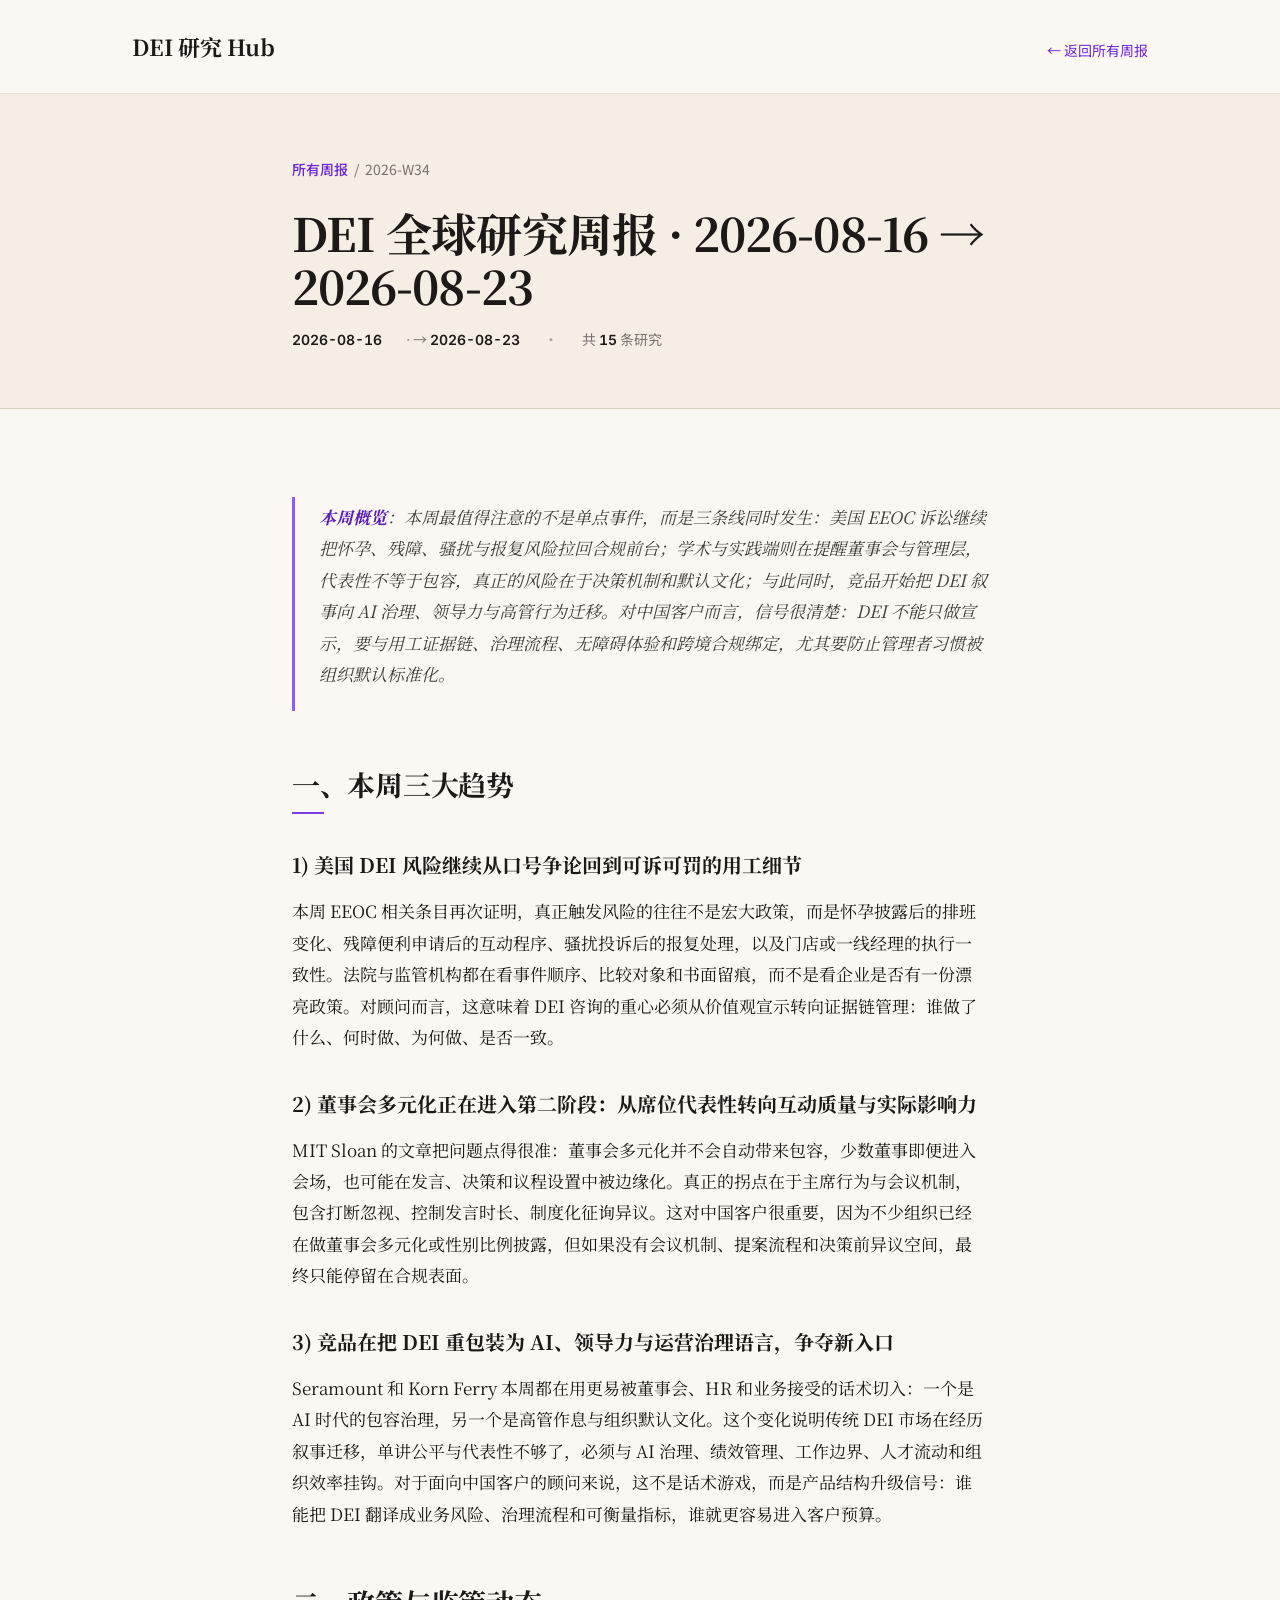
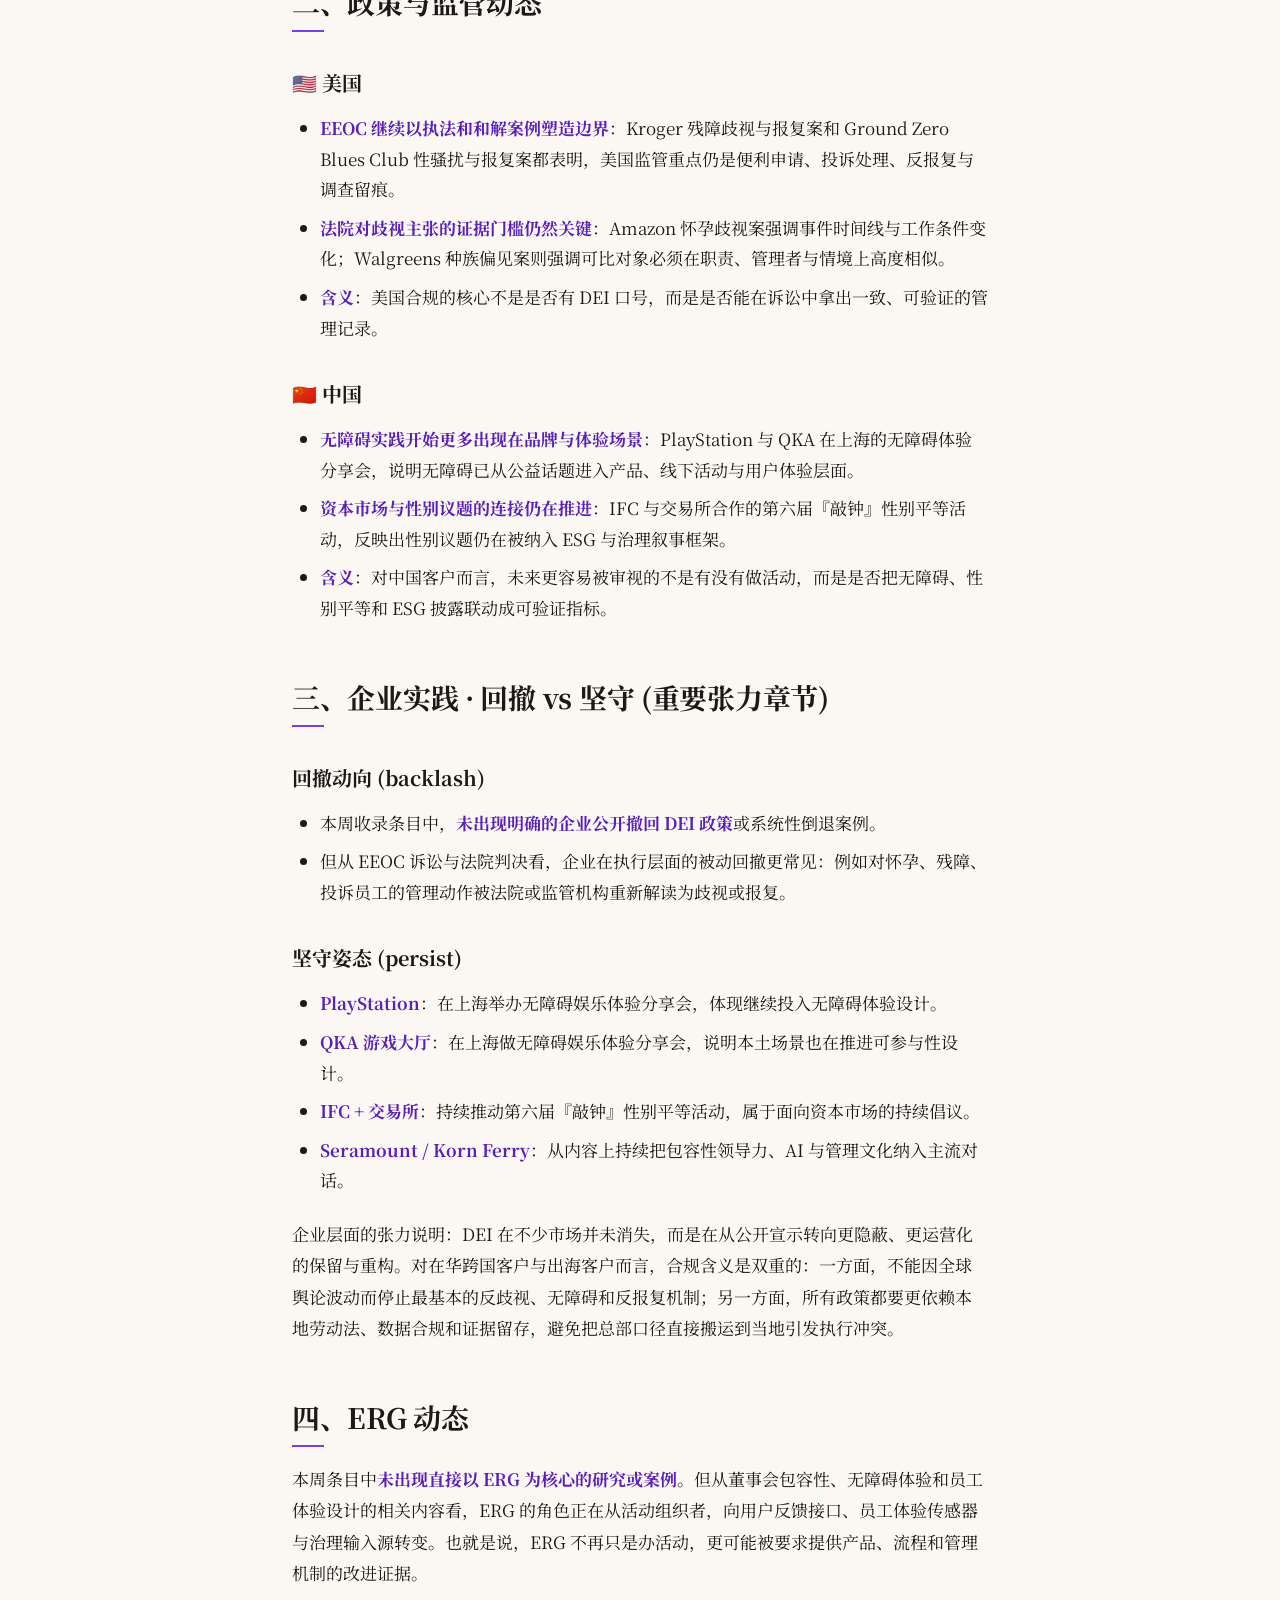
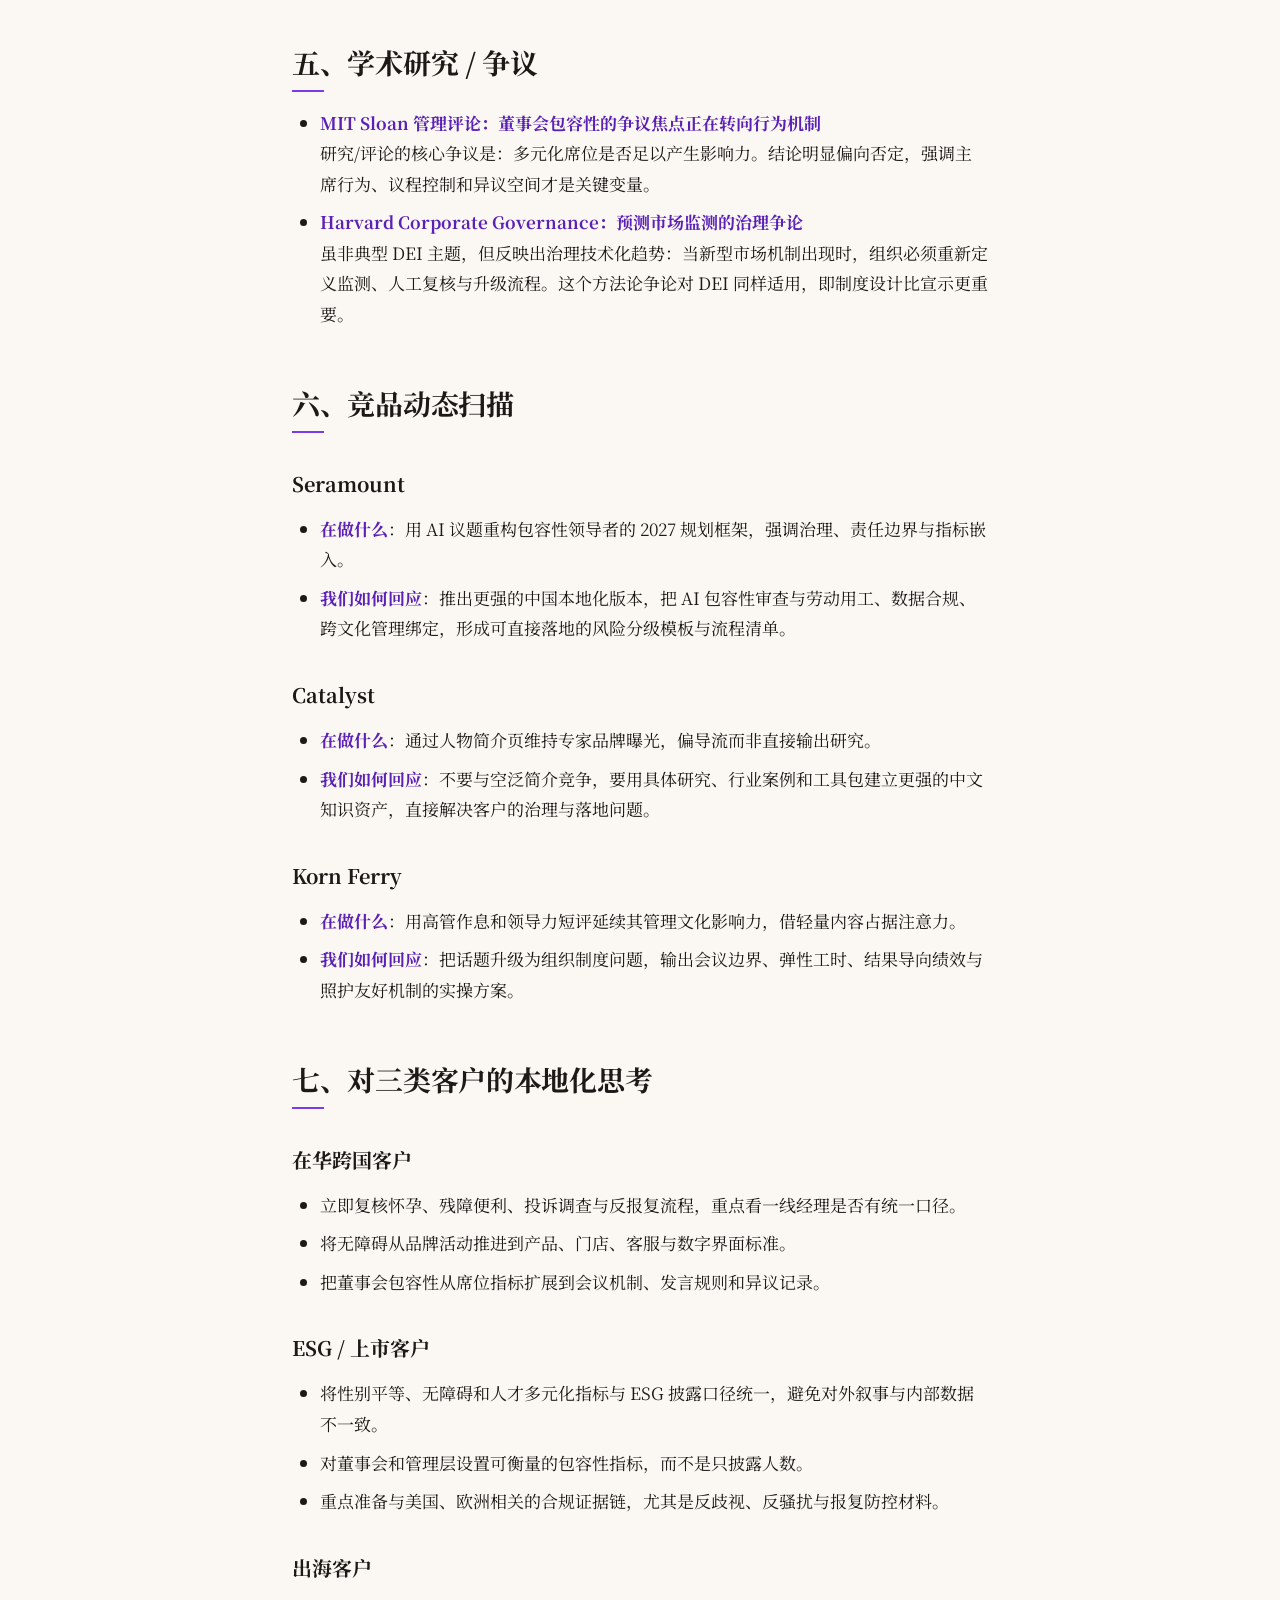
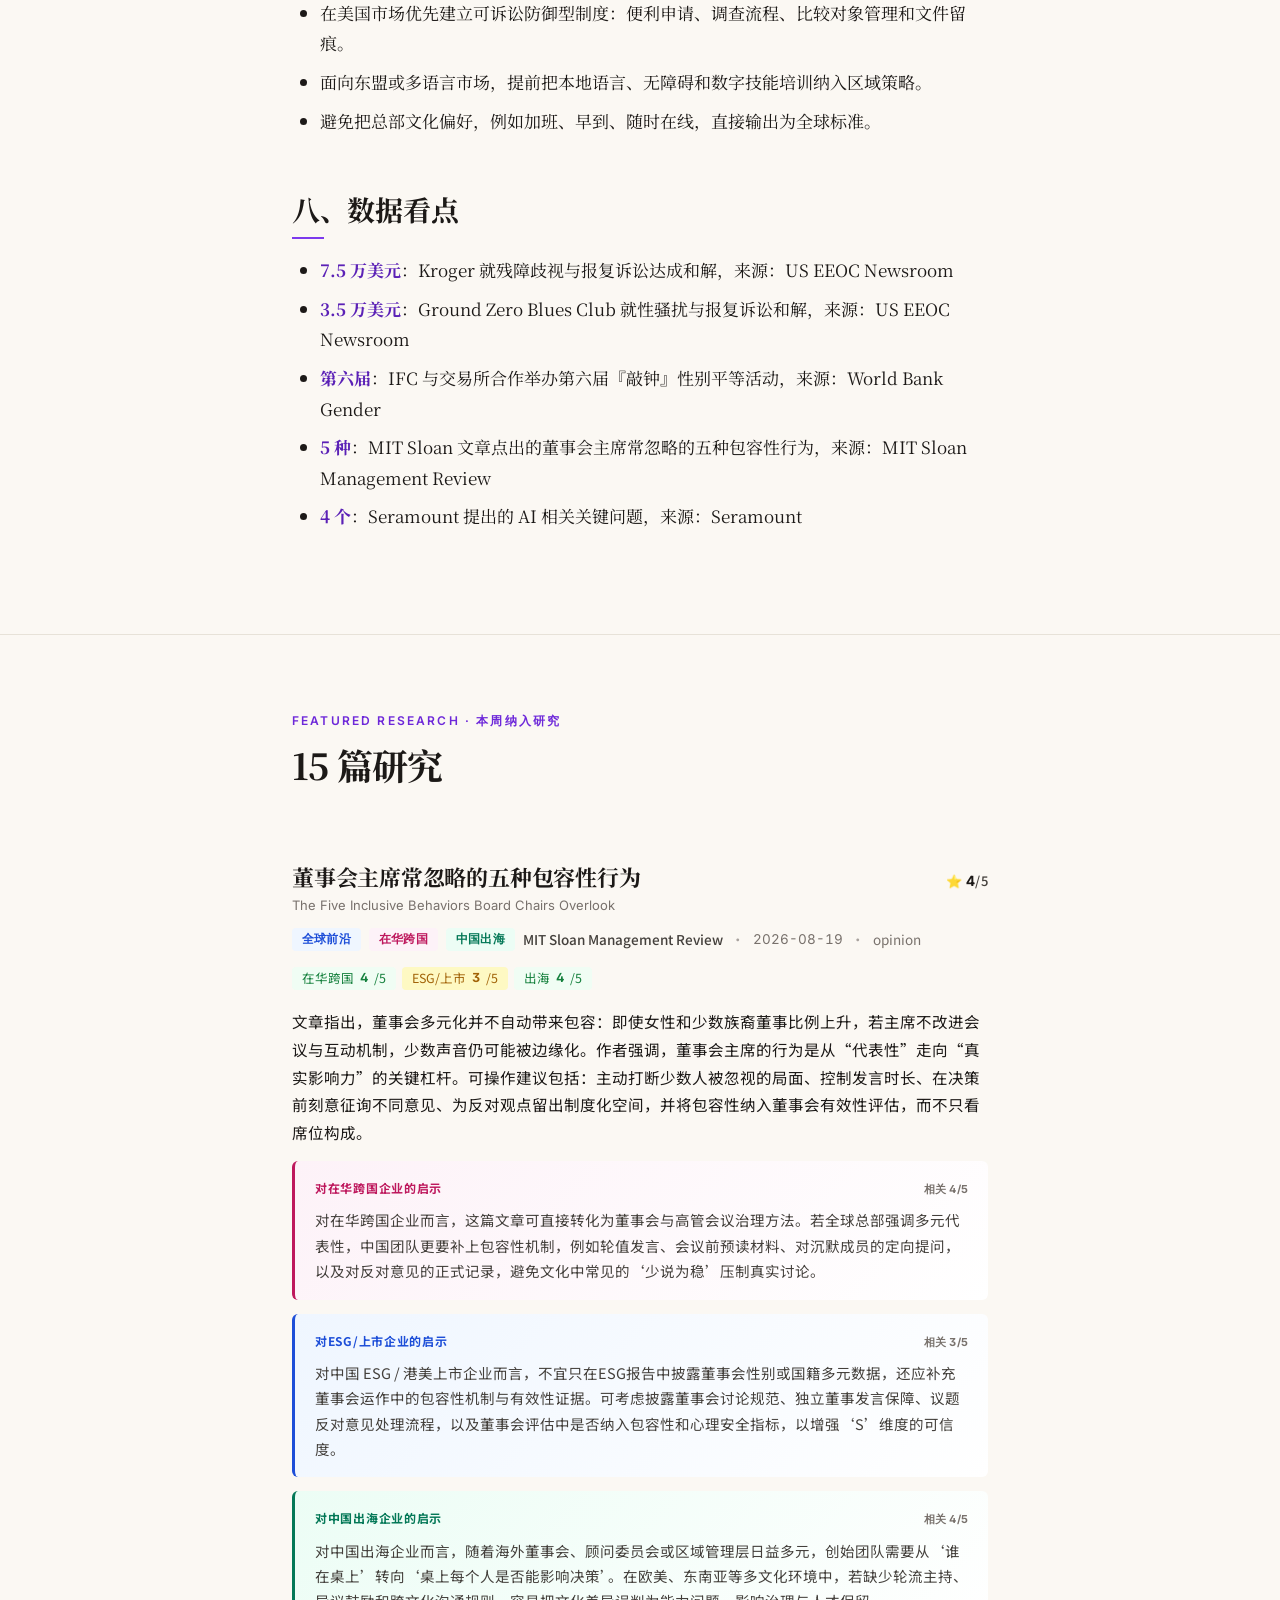
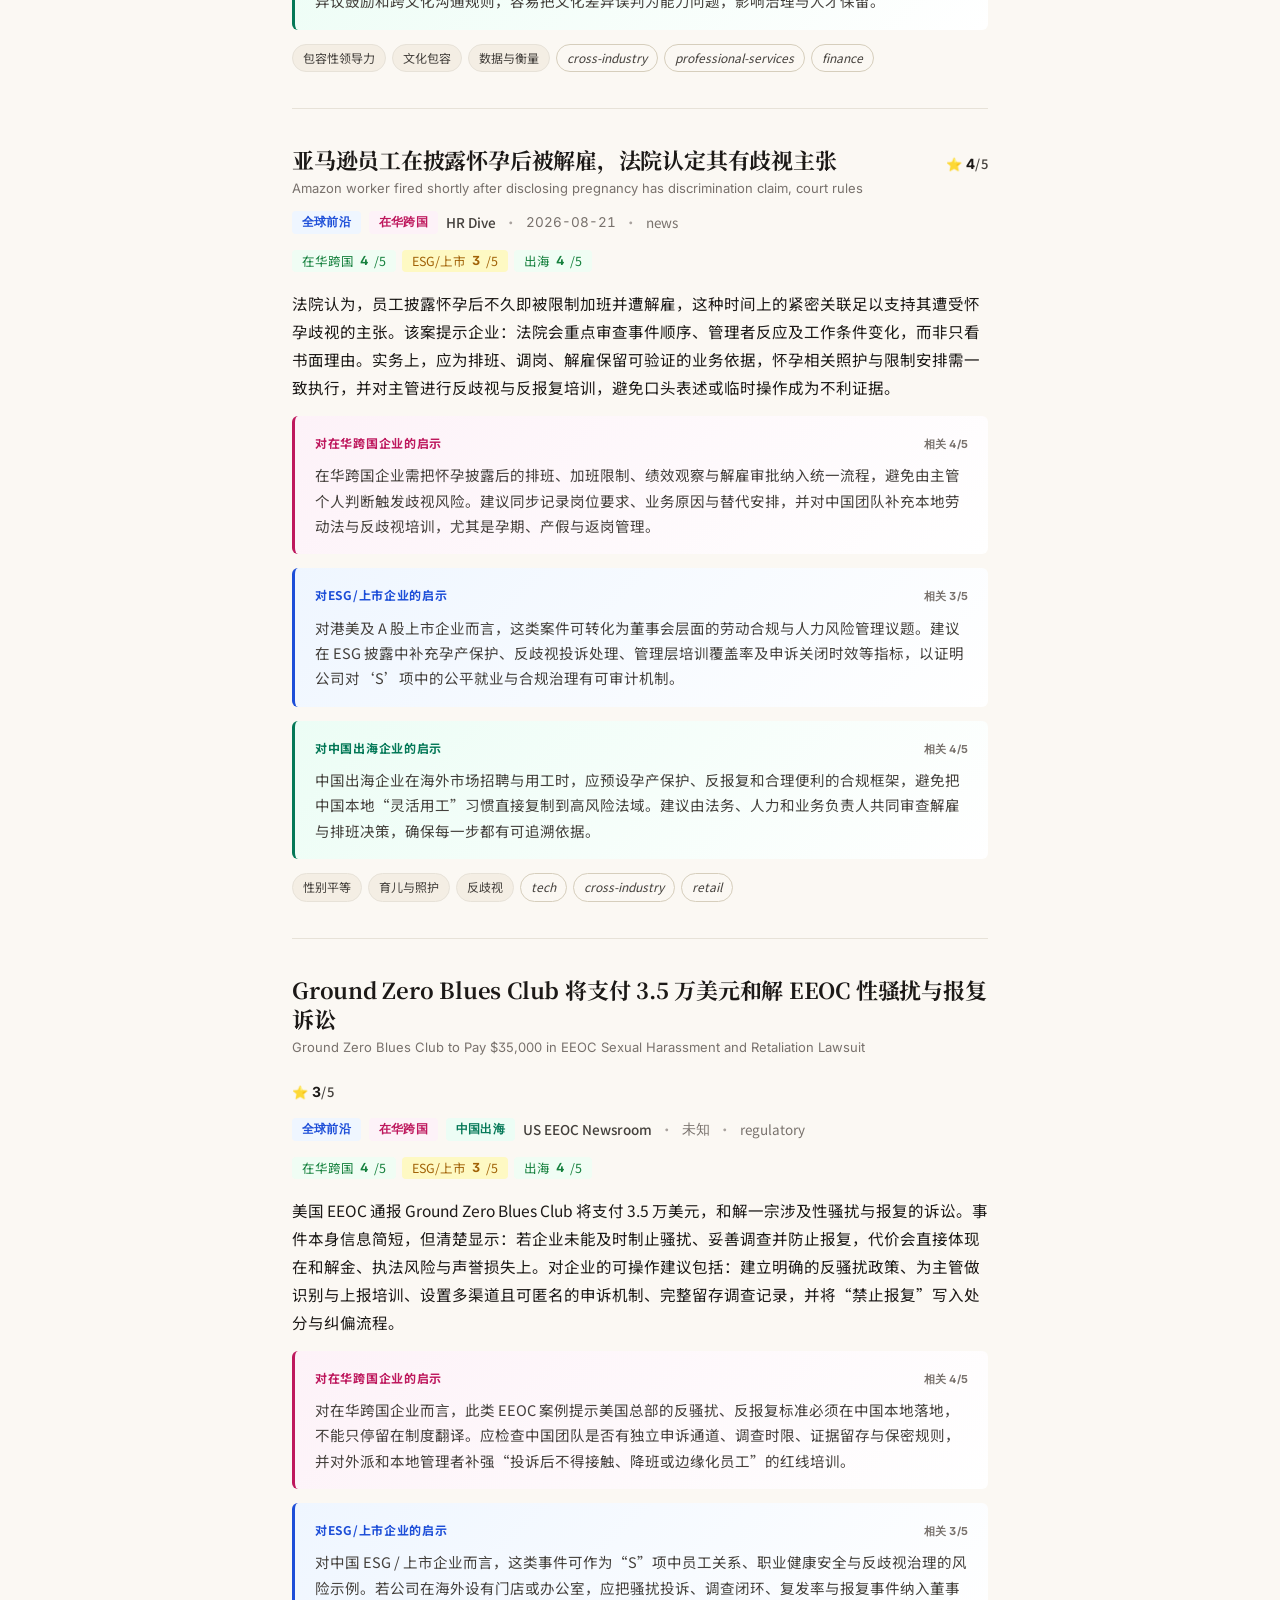
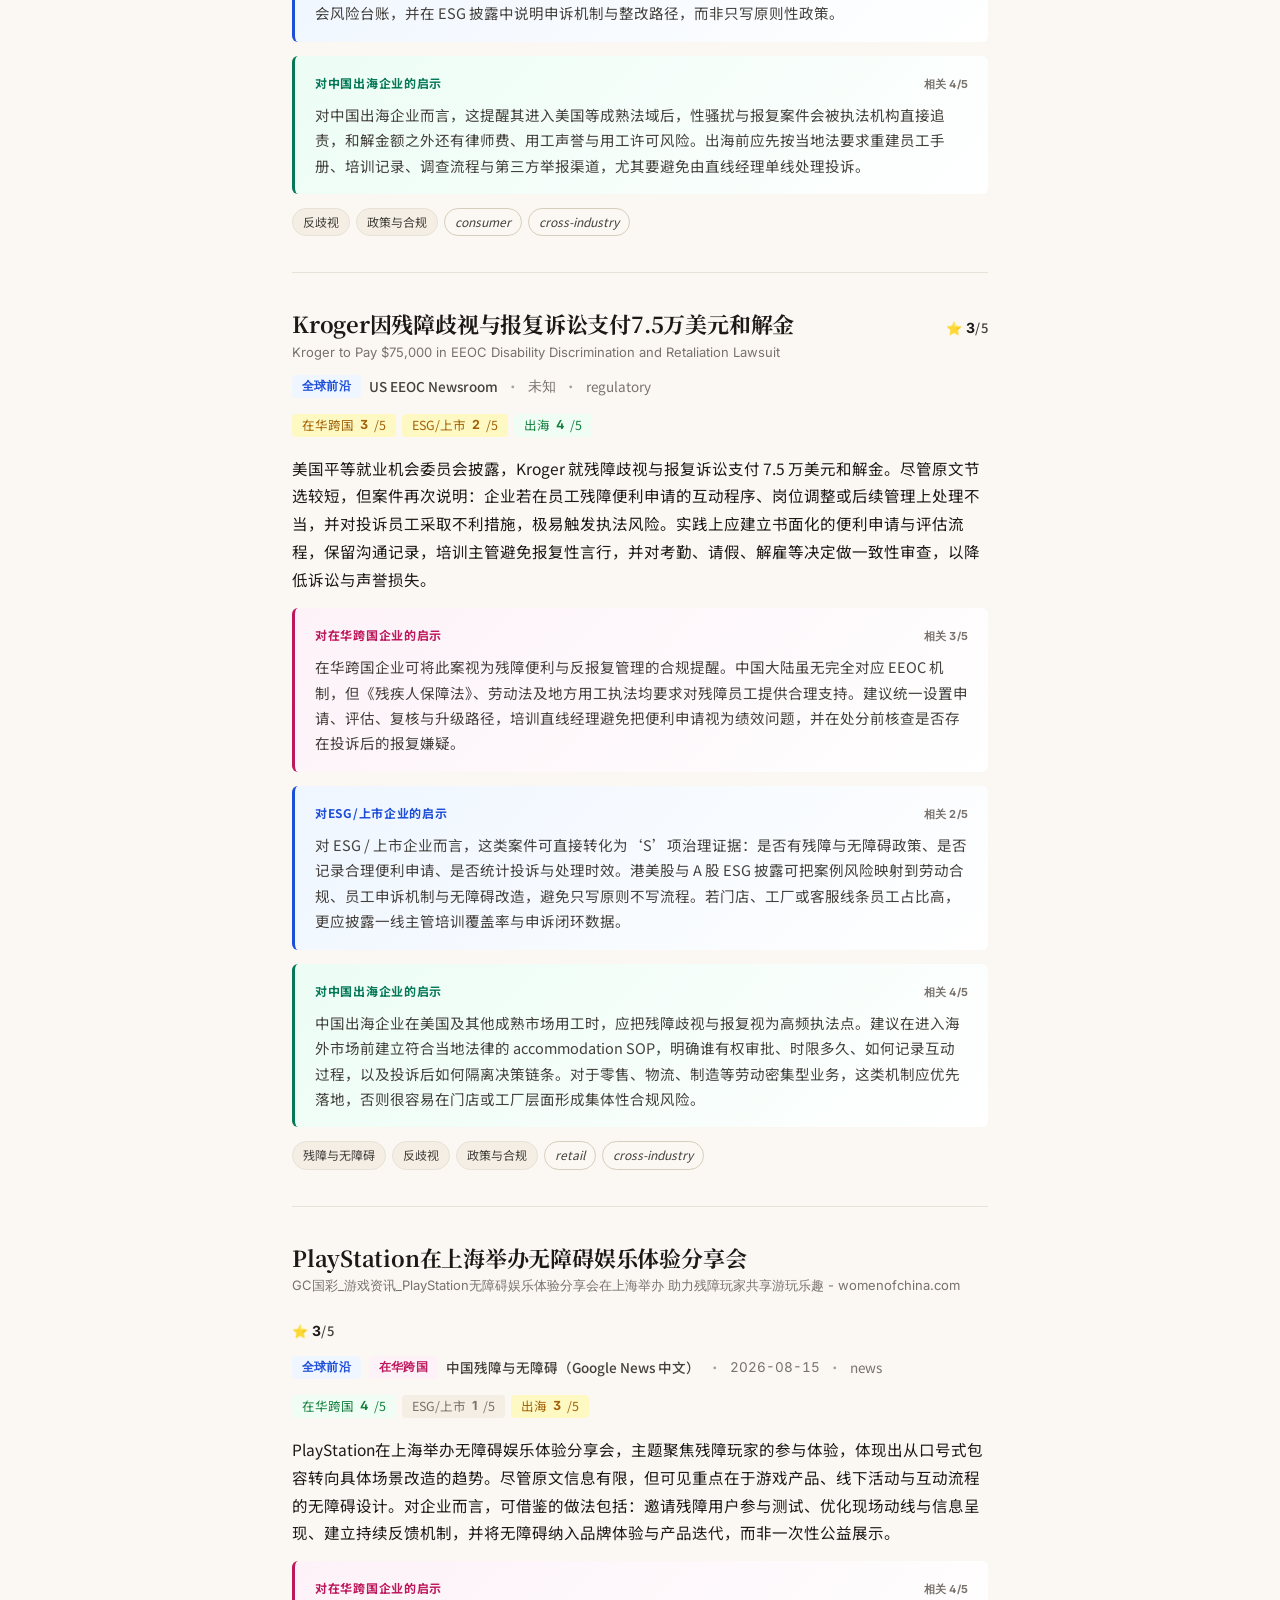
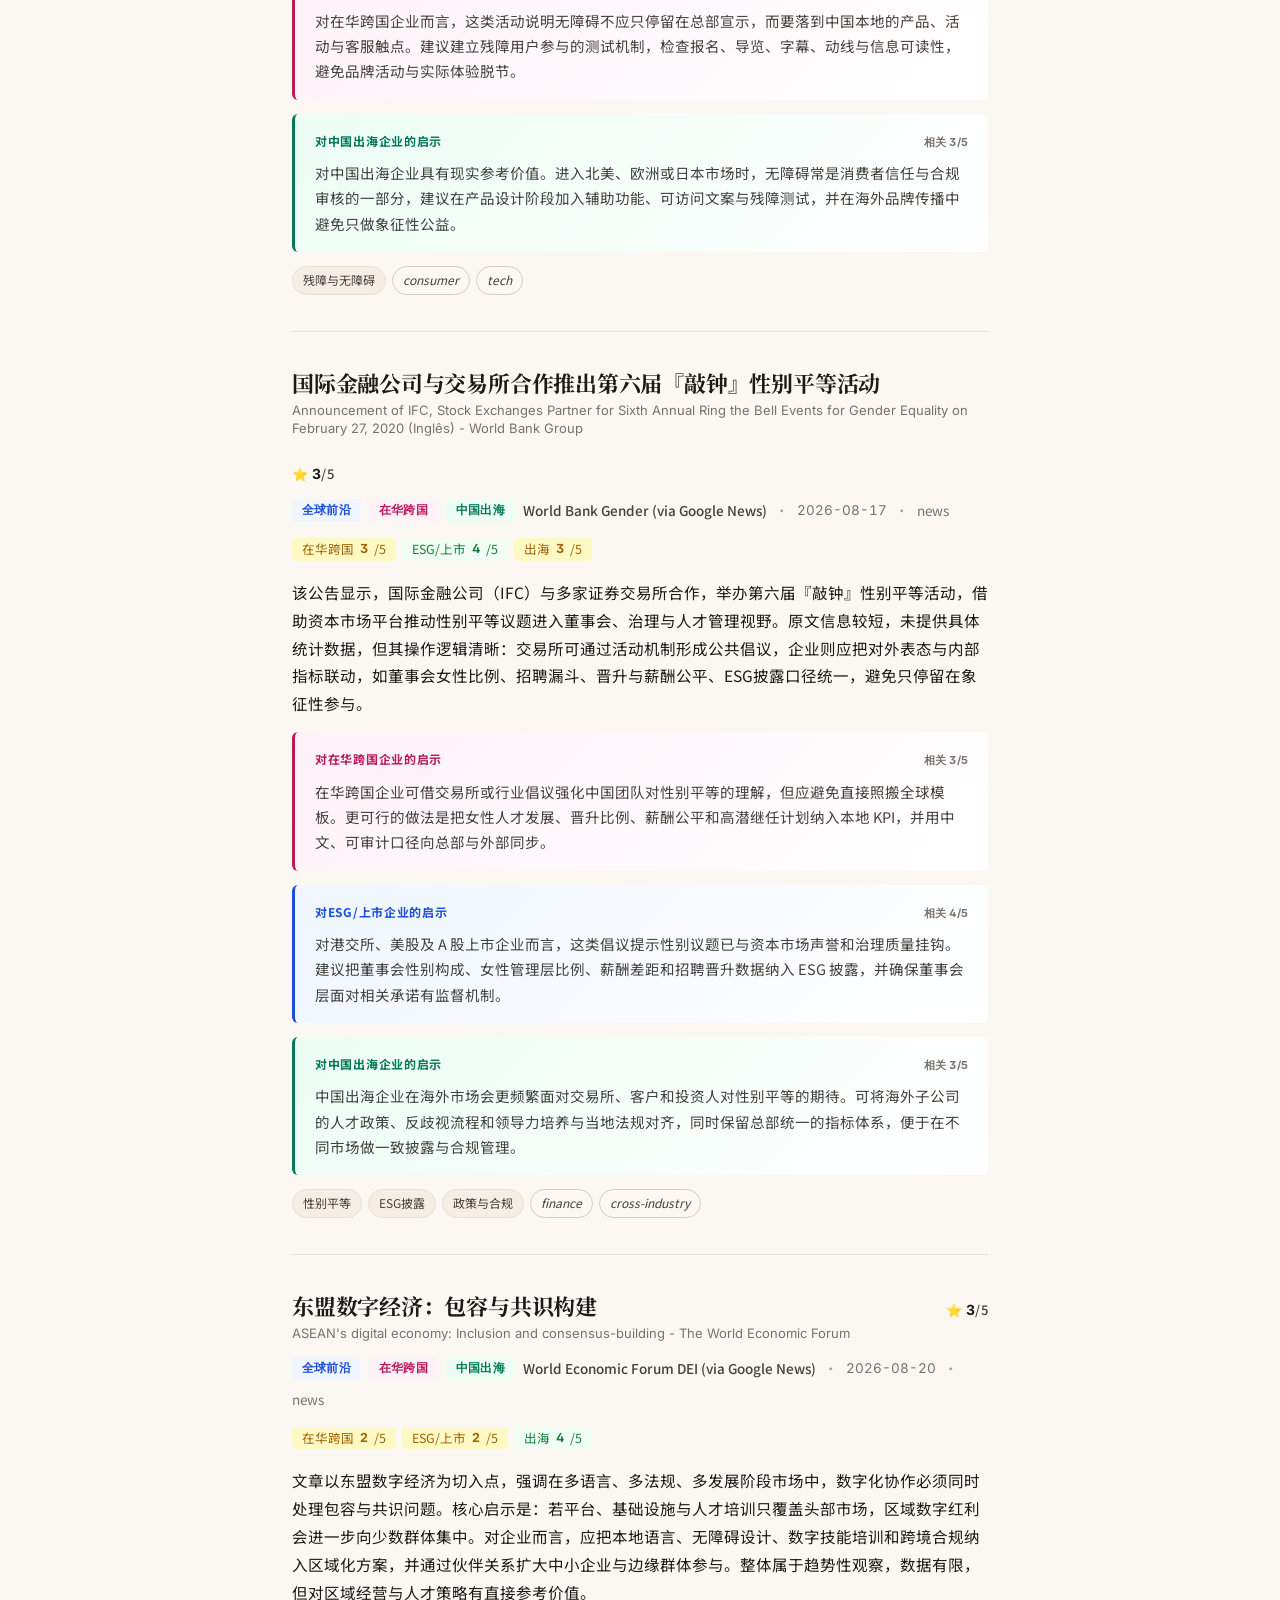
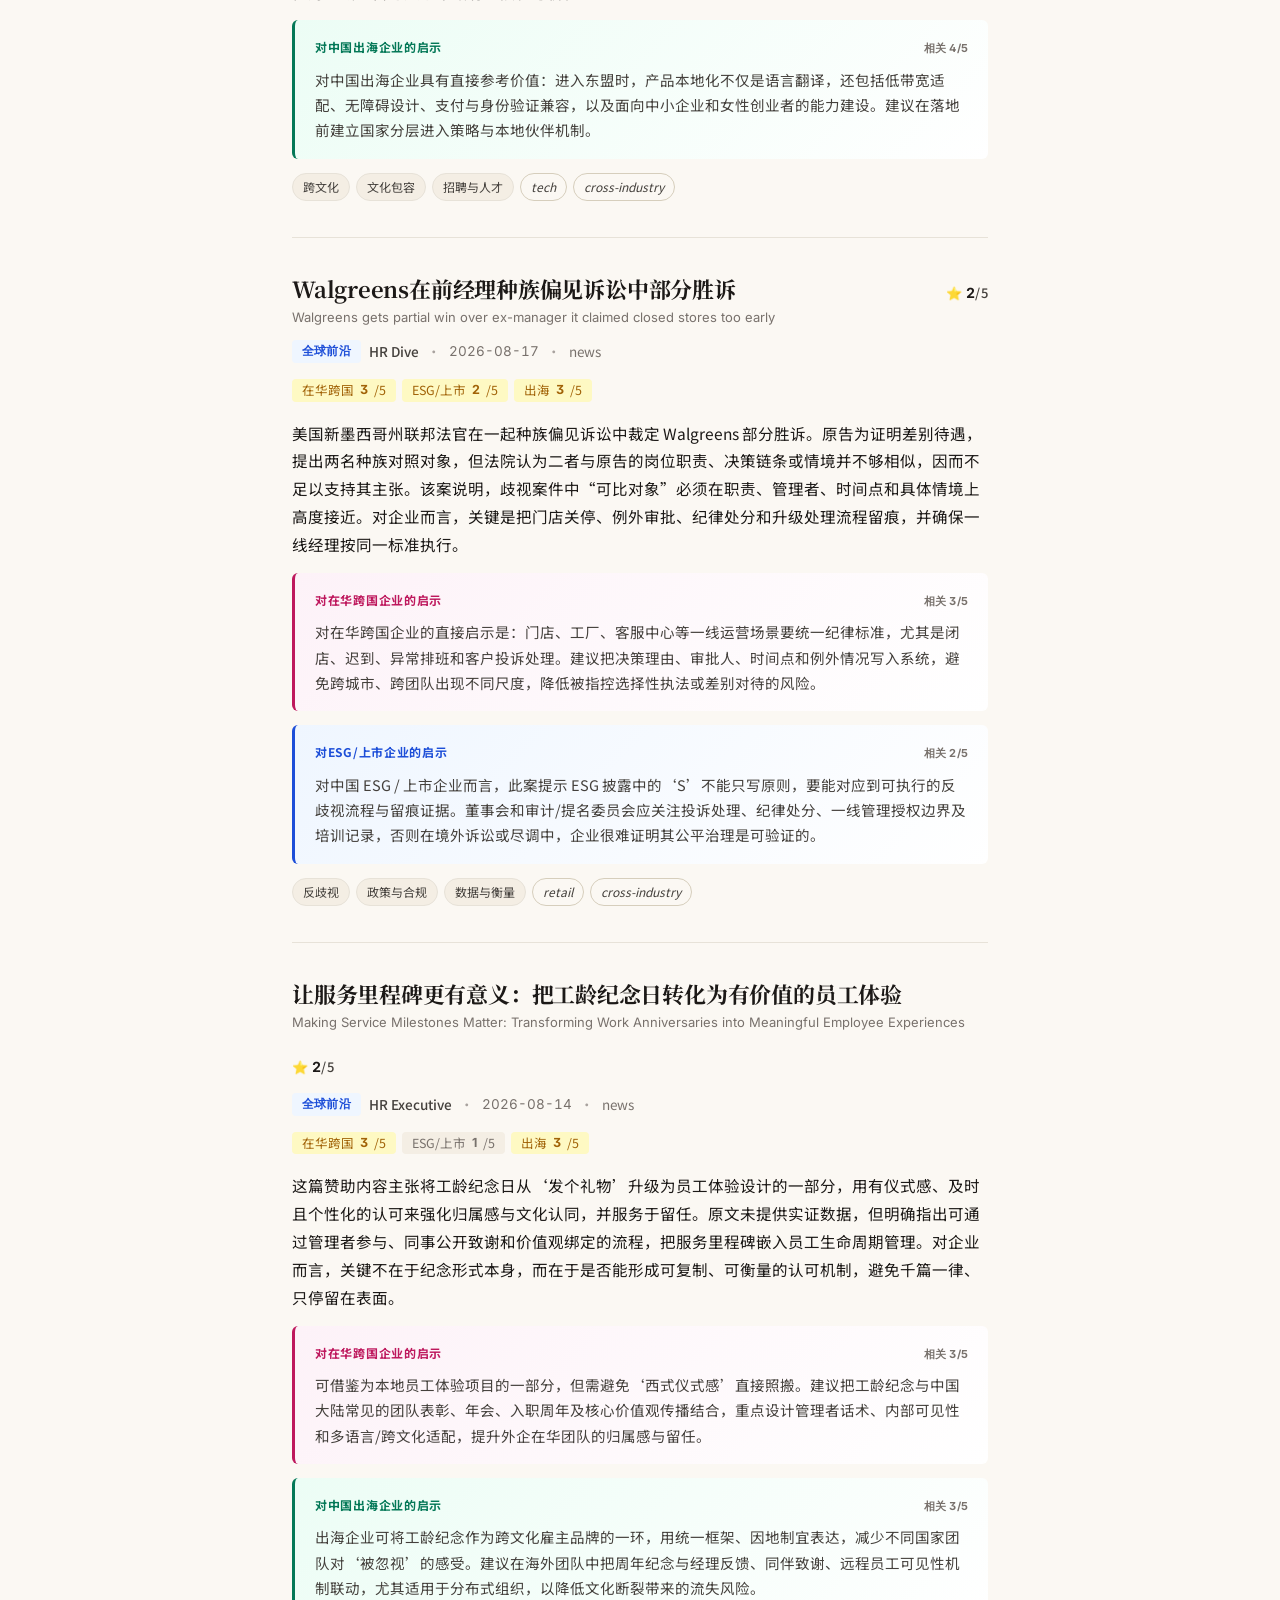
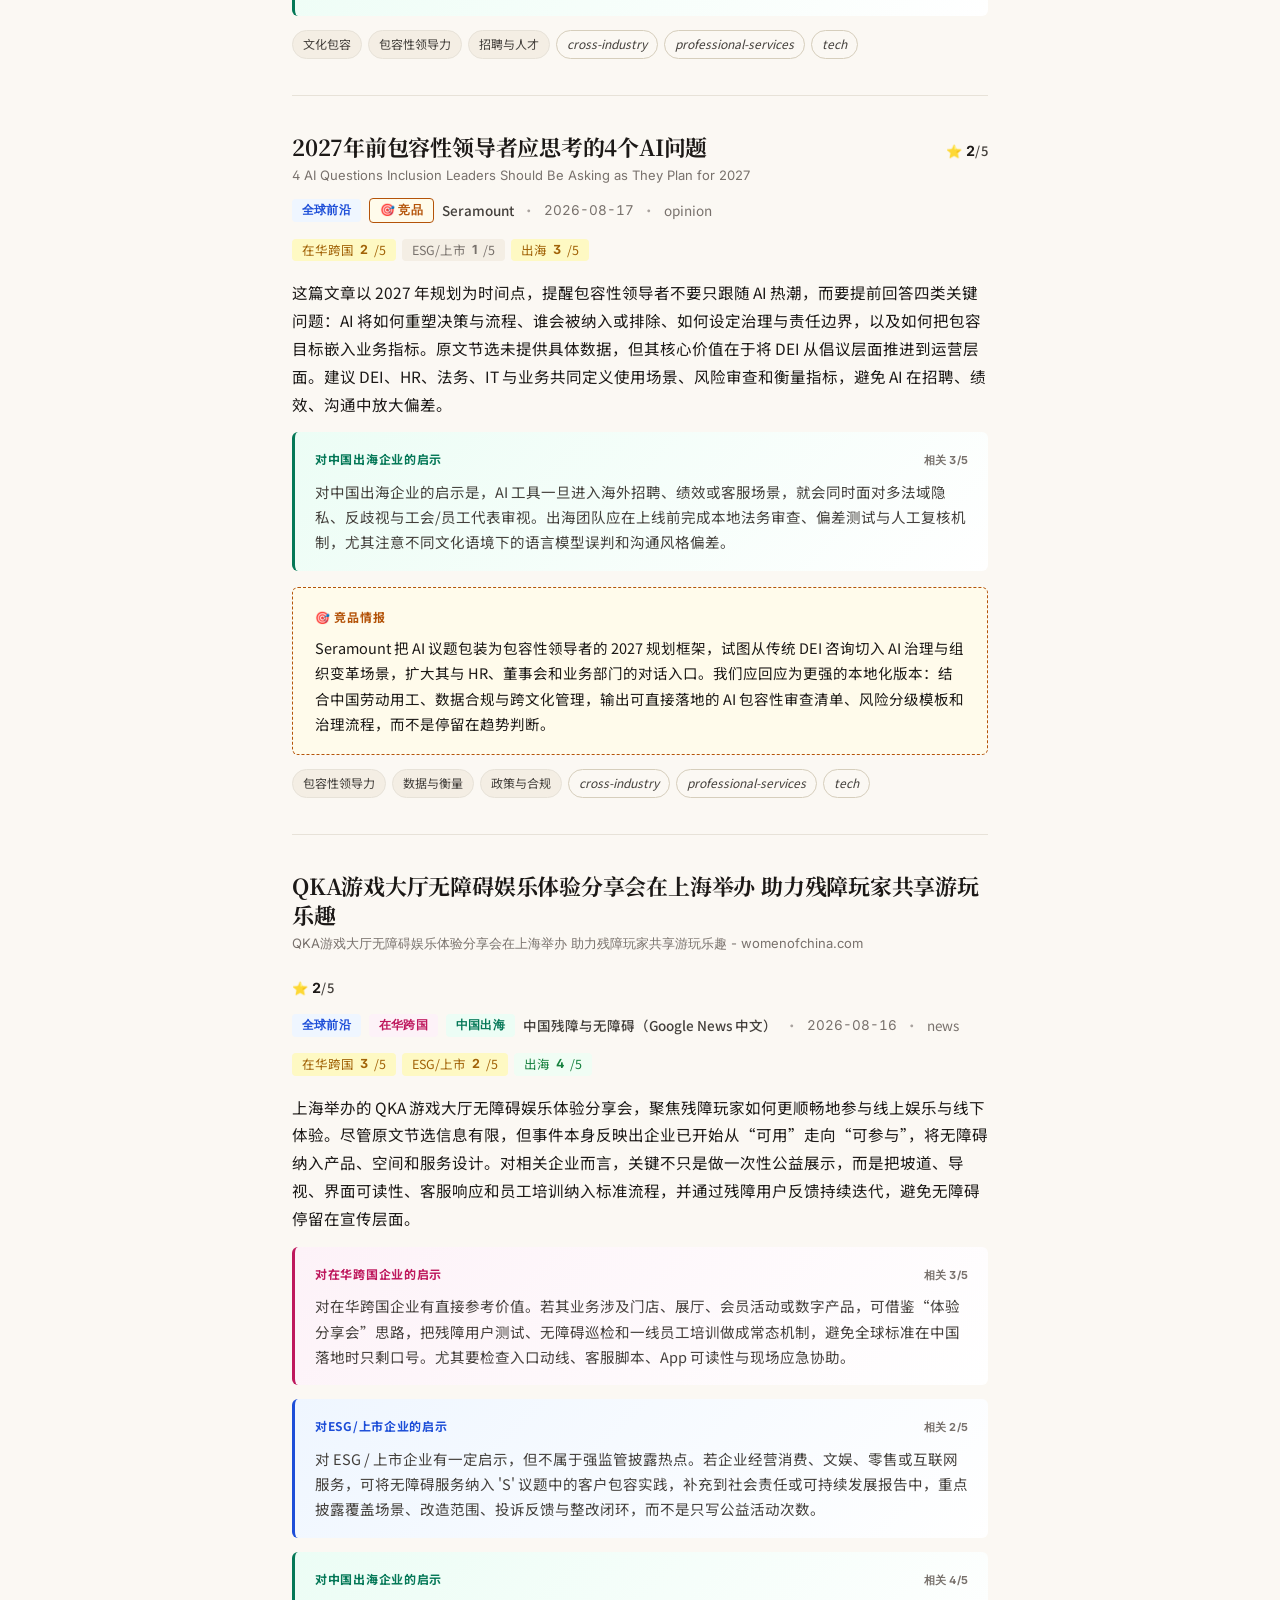
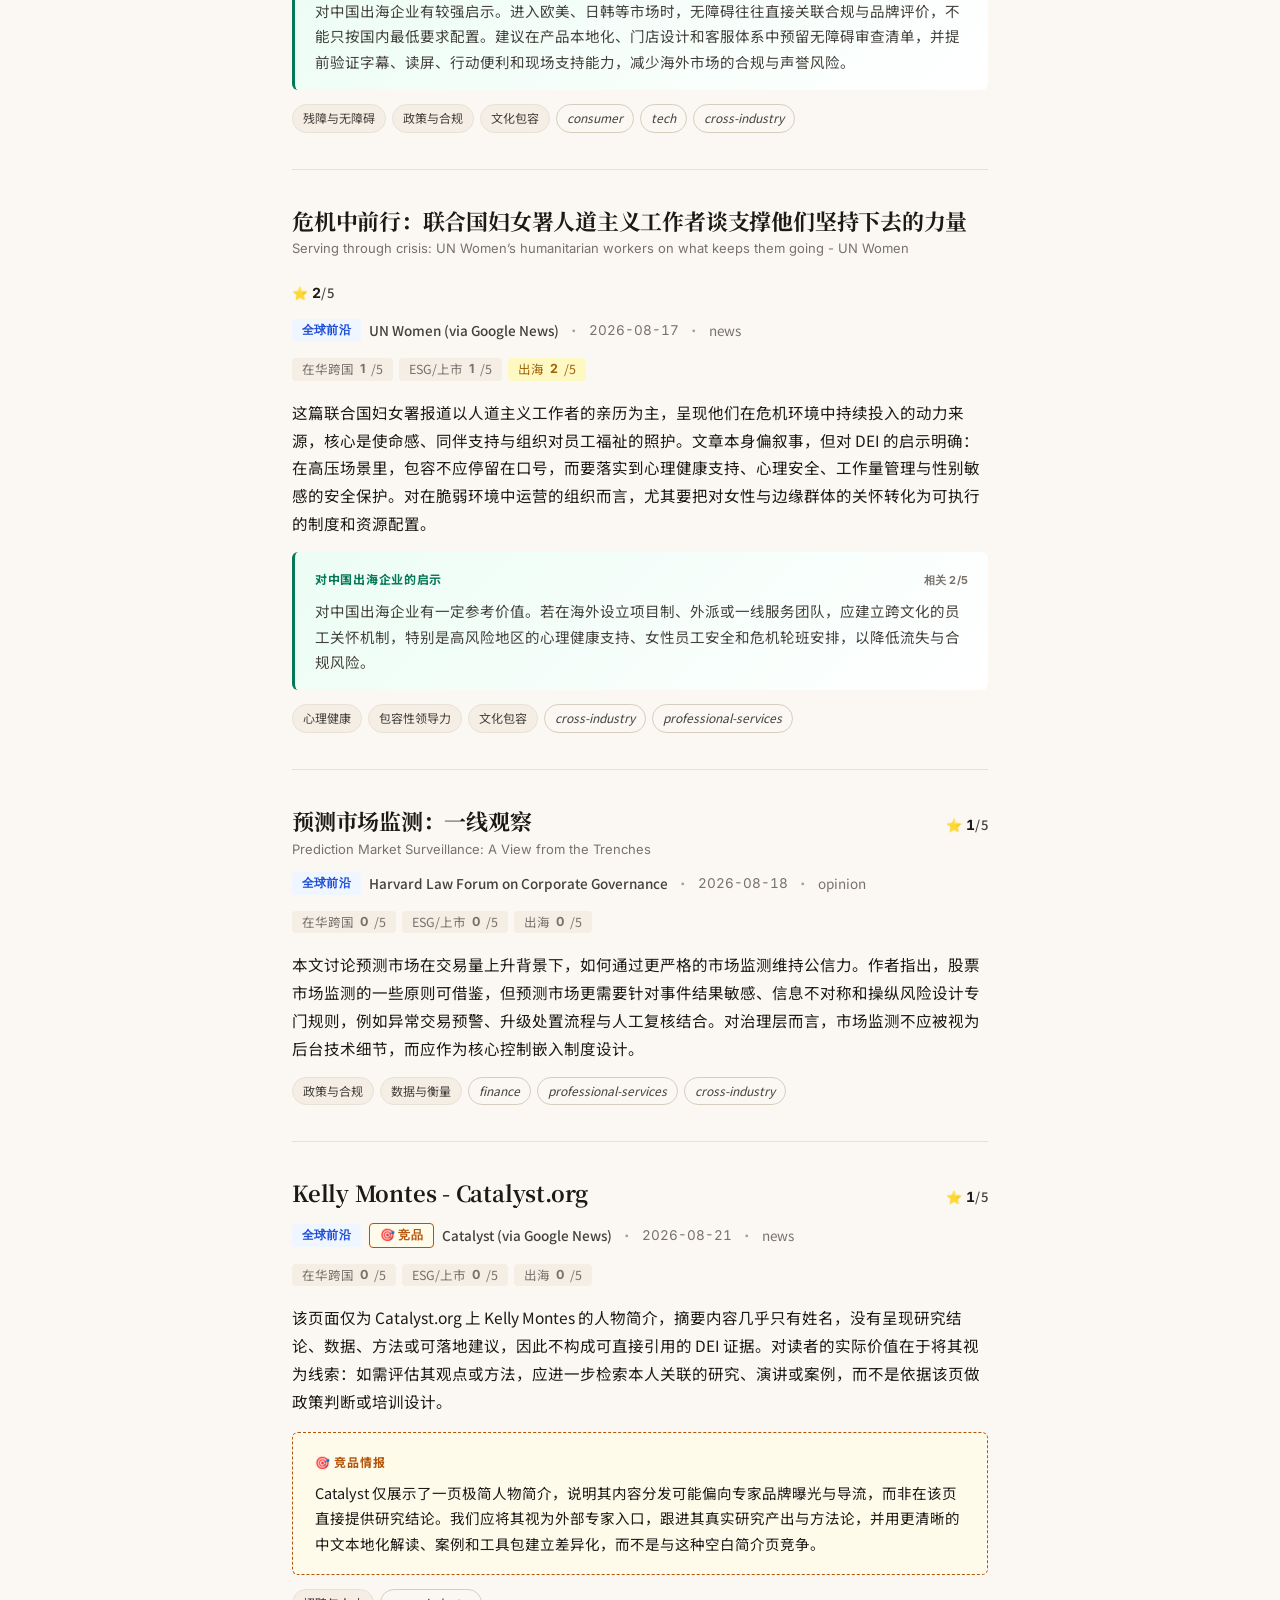
<file: reports/site/weeks/2026-W34.html>
<!DOCTYPE html>
<html lang="zh-CN">
<head>
    <meta charset="UTF-8">
    <meta name="viewport" content="width=device-width, initial-scale=1.0">
    <meta name="generator" content="DEI Research Assistant">
    <meta name="description" content="全球 DEI 研究持续追踪 · 面向中国企业的本地化洞察">
    <title>DEI 全球研究周报 · 2026-08-16 → 2026-08-23 · DEI 研究 Hub</title>

    <link rel="preconnect" href="https://fonts.googleapis.com">
    <link rel="preconnect" href="https://fonts.gstatic.com" crossorigin>
    <link href="https://fonts.googleapis.com/css2?family=Inter:wght@400;500;600;700&family=Noto+Sans+SC:wght@400;500;700&family=Noto+Serif+SC:wght@500;700;900&display=swap" rel="stylesheet">

    <link rel="stylesheet" href="../assets/style.css">
</head>
<body>
    
<header class="site-header on-paper">
    <div class="container">
        <div class="row">
            <a class="brand" href="../index.html">DEI 研究 Hub</a>
            <span class="nav-back"><a href="../index.html">← 返回所有周报</a></span>
        </div>
    </div>
</header>

<div class="week-hero">
    <div class="container-narrow">
        <div class="breadcrumb">
            <a href="../index.html">所有周报</a> &nbsp;/&nbsp; 2026-W34
        </div>
        <h1>DEI 全球研究周报 · 2026-08-16 → 2026-08-23</h1>
        <div class="meta-row">
            <span><span class="num">2026-08-16</span> → <span class="num">2026-08-23</span></span>
            <span>共 <span class="num">15</span> 条研究</span>
        </div>
    </div>
</div>

<section class="container-narrow">
    <article class="narrative">
        <h1>DEI 全球研究周报 (2026-08-16 → 2026-08-23)</h1>
<blockquote>
<p><strong>本周概览</strong>：本周最值得注意的不是单点事件，而是三条线同时发生：美国 EEOC 诉讼继续把怀孕、残障、骚扰与报复风险拉回合规前台；学术与实践端则在提醒董事会与管理层，代表性不等于包容，真正的风险在于决策机制和默认文化；与此同时，竞品开始把 DEI 叙事向 AI 治理、领导力与高管行为迁移。对中国客户而言，信号很清楚：DEI 不能只做宣示，要与用工证据链、治理流程、无障碍体验和跨境合规绑定，尤其要防止管理者习惯被组织默认标准化。</p>
</blockquote>
<h2>一、本周三大趋势</h2>
<h3>1) 美国 DEI 风险继续从口号争论回到可诉可罚的用工细节</h3>
<p>本周 EEOC 相关条目再次证明，真正触发风险的往往不是宏大政策，而是怀孕披露后的排班变化、残障便利申请后的互动程序、骚扰投诉后的报复处理，以及门店或一线经理的执行一致性。法院与监管机构都在看事件顺序、比较对象和书面留痕，而不是看企业是否有一份漂亮政策。对顾问而言，这意味着 DEI 咨询的重心必须从价值观宣示转向证据链管理：谁做了什么、何时做、为何做、是否一致。</p>
<h3>2) 董事会多元化正在进入第二阶段：从席位代表性转向互动质量与实际影响力</h3>
<p>MIT Sloan 的文章把问题点得很准：董事会多元化并不会自动带来包容，少数董事即便进入会场，也可能在发言、决策和议程设置中被边缘化。真正的拐点在于主席行为与会议机制，包含打断忽视、控制发言时长、制度化征询异议。这对中国客户很重要，因为不少组织已经在做董事会多元化或性别比例披露，但如果没有会议机制、提案流程和决策前异议空间，最终只能停留在合规表面。</p>
<h3>3) 竞品在把 DEI 重包装为 AI、领导力与运营治理语言，争夺新入口</h3>
<p>Seramount 和 Korn Ferry 本周都在用更易被董事会、HR 和业务接受的话术切入：一个是 AI 时代的包容治理，另一个是高管作息与组织默认文化。这个变化说明传统 DEI 市场在经历叙事迁移，单讲公平与代表性不够了，必须与 AI 治理、绩效管理、工作边界、人才流动和组织效率挂钩。对于面向中国客户的顾问来说，这不是话术游戏，而是产品结构升级信号：谁能把 DEI 翻译成业务风险、治理流程和可衡量指标，谁就更容易进入客户预算。</p>
<h2>二、政策与监管动态</h2>
<h3>🇺🇸 美国</h3>
<ul>
<li><strong>EEOC 继续以执法和和解案例塑造边界</strong>：Kroger 残障歧视与报复案和 Ground Zero Blues Club 性骚扰与报复案都表明，美国监管重点仍是便利申请、投诉处理、反报复与调查留痕。</li>
<li><strong>法院对歧视主张的证据门槛仍然关键</strong>：Amazon 怀孕歧视案强调事件时间线与工作条件变化；Walgreens 种族偏见案则强调可比对象必须在职责、管理者与情境上高度相似。</li>
<li><strong>含义</strong>：美国合规的核心不是是否有 DEI 口号，而是是否能在诉讼中拿出一致、可验证的管理记录。</li>
</ul>
<h3>🇨🇳 中国</h3>
<ul>
<li><strong>无障碍实践开始更多出现在品牌与体验场景</strong>：PlayStation 与 QKA 在上海的无障碍体验分享会，说明无障碍已从公益话题进入产品、线下活动与用户体验层面。</li>
<li><strong>资本市场与性别议题的连接仍在推进</strong>：IFC 与交易所合作的第六届『敲钟』性别平等活动，反映出性别议题仍在被纳入 ESG 与治理叙事框架。</li>
<li><strong>含义</strong>：对中国客户而言，未来更容易被审视的不是有没有做活动，而是是否把无障碍、性别平等和 ESG 披露联动成可验证指标。</li>
</ul>
<h2>三、企业实践 · 回撤 vs 坚守 (重要张力章节)</h2>
<h3>回撤动向 (backlash)</h3>
<ul>
<li>本周收录条目中，<strong>未出现明确的企业公开撤回 DEI 政策</strong>或系统性倒退案例。</li>
<li>但从 EEOC 诉讼与法院判决看，企业在执行层面的被动回撤更常见：例如对怀孕、残障、投诉员工的管理动作被法院或监管机构重新解读为歧视或报复。</li>
</ul>
<h3>坚守姿态 (persist)</h3>
<ul>
<li><strong>PlayStation</strong>：在上海举办无障碍娱乐体验分享会，体现继续投入无障碍体验设计。</li>
<li><strong>QKA 游戏大厅</strong>：在上海做无障碍娱乐体验分享会，说明本土场景也在推进可参与性设计。</li>
<li><strong>IFC + 交易所</strong>：持续推动第六届『敲钟』性别平等活动，属于面向资本市场的持续倡议。</li>
<li><strong>Seramount / Korn Ferry</strong>：从内容上持续把包容性领导力、AI 与管理文化纳入主流对话。</li>
</ul>
<p>企业层面的张力说明：DEI 在不少市场并未消失，而是在从公开宣示转向更隐蔽、更运营化的保留与重构。对在华跨国客户与出海客户而言，合规含义是双重的：一方面，不能因全球舆论波动而停止最基本的反歧视、无障碍和反报复机制；另一方面，所有政策都要更依赖本地劳动法、数据合规和证据留存，避免把总部口径直接搬运到当地引发执行冲突。</p>
<h2>四、ERG 动态</h2>
<p>本周条目中<strong>未出现直接以 ERG 为核心的研究或案例</strong>。但从董事会包容性、无障碍体验和员工体验设计的相关内容看，ERG 的角色正在从活动组织者，向用户反馈接口、员工体验传感器与治理输入源转变。也就是说，ERG 不再只是办活动，更可能被要求提供产品、流程和管理机制的改进证据。</p>
<h2>五、学术研究 / 争议</h2>
<ul>
<li><strong>MIT Sloan 管理评论：董事会包容性的争议焦点正在转向行为机制</strong><br />
  研究/评论的核心争议是：多元化席位是否足以产生影响力。结论明显偏向否定，强调主席行为、议程控制和异议空间才是关键变量。</li>
<li><strong>Harvard Corporate Governance：预测市场监测的治理争论</strong><br />
  虽非典型 DEI 主题，但反映出治理技术化趋势：当新型市场机制出现时，组织必须重新定义监测、人工复核与升级流程。这个方法论争论对 DEI 同样适用，即制度设计比宣示更重要。</li>
</ul>
<h2>六、竞品动态扫描</h2>
<h3>Seramount</h3>
<ul>
<li><strong>在做什么</strong>：用 AI 议题重构包容性领导者的 2027 规划框架，强调治理、责任边界与指标嵌入。</li>
<li><strong>我们如何回应</strong>：推出更强的中国本地化版本，把 AI 包容性审查与劳动用工、数据合规、跨文化管理绑定，形成可直接落地的风险分级模板与流程清单。</li>
</ul>
<h3>Catalyst</h3>
<ul>
<li><strong>在做什么</strong>：通过人物简介页维持专家品牌曝光，偏导流而非直接输出研究。</li>
<li><strong>我们如何回应</strong>：不要与空泛简介竞争，要用具体研究、行业案例和工具包建立更强的中文知识资产，直接解决客户的治理与落地问题。</li>
</ul>
<h3>Korn Ferry</h3>
<ul>
<li><strong>在做什么</strong>：用高管作息和领导力短评延续其管理文化影响力，借轻量内容占据注意力。</li>
<li><strong>我们如何回应</strong>：把话题升级为组织制度问题，输出会议边界、弹性工时、结果导向绩效与照护友好机制的实操方案。</li>
</ul>
<h2>七、对三类客户的本地化思考</h2>
<h3>在华跨国客户</h3>
<ul>
<li>立即复核怀孕、残障便利、投诉调查与反报复流程，重点看一线经理是否有统一口径。</li>
<li>将无障碍从品牌活动推进到产品、门店、客服与数字界面标准。</li>
<li>把董事会包容性从席位指标扩展到会议机制、发言规则和异议记录。</li>
</ul>
<h3>ESG / 上市客户</h3>
<ul>
<li>将性别平等、无障碍和人才多元化指标与 ESG 披露口径统一，避免对外叙事与内部数据不一致。</li>
<li>对董事会和管理层设置可衡量的包容性指标，而不是只披露人数。</li>
<li>重点准备与美国、欧洲相关的合规证据链，尤其是反歧视、反骚扰与报复防控材料。</li>
</ul>
<h3>出海客户</h3>
<ul>
<li>在美国市场优先建立可诉讼防御型制度：便利申请、调查流程、比较对象管理和文件留痕。</li>
<li>面向东盟或多语言市场，提前把本地语言、无障碍和数字技能培训纳入区域策略。</li>
<li>避免把总部文化偏好，例如加班、早到、随时在线，直接输出为全球标准。</li>
</ul>
<h2>八、数据看点</h2>
<ul>
<li><strong>7.5 万美元</strong>：Kroger 就残障歧视与报复诉讼达成和解，来源：US EEOC Newsroom</li>
<li><strong>3.5 万美元</strong>：Ground Zero Blues Club 就性骚扰与报复诉讼和解，来源：US EEOC Newsroom</li>
<li><strong>第六届</strong>：IFC 与交易所合作举办第六届『敲钟』性别平等活动，来源：World Bank Gender</li>
<li><strong>5 种</strong>：MIT Sloan 文章点出的董事会主席常忽略的五种包容性行为，来源：MIT Sloan Management Review</li>
<li><strong>4 个</strong>：Seramount 提出的 AI 相关关键问题，来源：Seramount</li>
</ul>
    </article>
</section>


<section class="items-section">
    <div class="container-narrow">
        <div class="section-head">
            <p class="section-eyebrow">Featured Research · 本周纳入研究</p>
            <h2 class="section-title">15 篇研究</h2>
        </div>

        <div class="items">
        
            <article class="item v2-item">
                <div class="item-header">
                    <div class="item-title-block">
                        <h3 class="item-title"><a href="https://sloanreview.mit.edu/article/the-five-inclusive-behaviors-board-chairs-overlook/" target="_blank" rel="noopener">董事会主席常忽略的五种包容性行为</a></h3>
                        
                        <p class="item-title-en">The Five Inclusive Behaviors Board Chairs Overlook</p>
                        
                    </div>
                    <div class="item-scores">
                        <div class="overall-rel" title="综合相关性">⭐ <span class="num">4</span>/5</div>
                    </div>
                </div>

                <div class="item-meta-row">
                    
                    <span class="badge pillar pillar-global">全球前沿</span>
                    
                    <span class="badge pillar pillar-mnc_china">在华跨国</span>
                    
                    <span class="badge pillar pillar-china_going_global">中国出海</span>
                    
                    
                    
                    <span class="meta-source">MIT Sloan Management Review</span>
                    <span class="meta-dot">·</span>
                    <span class="meta-date num">2026-08-19</span>
                    
                    <span class="meta-dot">·</span>
                    <span class="meta-evidence">opinion</span>
                    
                </div>

                
                <div class="client-rel-bar">
                    <span class="rel-cell strong">
                        在华跨国 <strong>4</strong>/5
                    </span>
                    <span class="rel-cell mid">
                        ESG/上市 <strong>3</strong>/5
                    </span>
                    <span class="rel-cell strong">
                        出海 <strong>4</strong>/5
                    </span>
                </div>

                <p class="item-summary">文章指出，董事会多元化并不自动带来包容：即使女性和少数族裔董事比例上升，若主席不改进会议与互动机制，少数声音仍可能被边缘化。作者强调，董事会主席的行为是从“代表性”走向“真实影响力”的关键杠杆。可操作建议包括：主动打断少数人被忽视的局面、控制发言时长、在决策前刻意征询不同意见、为反对观点留出制度化空间，并将包容性纳入董事会有效性评估，而不只看席位构成。</p>

                
                
                <div class="implication imp-mnc">
                    <div class="imp-head">
                        <span class="imp-label">对在华跨国企业的启示</span>
                        <span class="imp-score">相关 4/5</span>
                    </div>
                    <p class="imp-text">对在华跨国企业而言，这篇文章可直接转化为董事会与高管会议治理方法。若全球总部强调多元代表性，中国团队更要补上包容性机制，例如轮值发言、会议前预读材料、对沉默成员的定向提问，以及对反对意见的正式记录，避免文化中常见的‘少说为稳’压制真实讨论。</p>
                </div>
                
                <div class="implication imp-esg">
                    <div class="imp-head">
                        <span class="imp-label">对ESG/上市企业的启示</span>
                        <span class="imp-score">相关 3/5</span>
                    </div>
                    <p class="imp-text">对中国 ESG / 港美上市企业而言，不宜只在ESG报告中披露董事会性别或国籍多元数据，还应补充董事会运作中的包容性机制与有效性证据。可考虑披露董事会讨论规范、独立董事发言保障、议题反对意见处理流程，以及董事会评估中是否纳入包容性和心理安全指标，以增强‘S’维度的可信度。</p>
                </div>
                
                <div class="implication imp-going">
                    <div class="imp-head">
                        <span class="imp-label">对中国出海企业的启示</span>
                        <span class="imp-score">相关 4/5</span>
                    </div>
                    <p class="imp-text">对中国出海企业而言，随着海外董事会、顾问委员会或区域管理层日益多元，创始团队需要从‘谁在桌上’转向‘桌上每个人是否能影响决策’。在欧美、东南亚等多文化环境中，若缺少轮流主持、异议鼓励和跨文化沟通规则，容易把文化差异误判为能力问题，影响治理与人才保留。</p>
                </div>
                

                
                

                
                <div class="item-tags">
                    <span class="tag">包容性领导力</span><span class="tag">文化包容</span><span class="tag">数据与衡量</span>
                    <span class="tag tag-industry">cross-industry</span><span class="tag tag-industry">professional-services</span><span class="tag tag-industry">finance</span>
                </div>
                
            </article>
        
            <article class="item v2-item">
                <div class="item-header">
                    <div class="item-title-block">
                        <h3 class="item-title"><a href="https://www.hrdive.com/news/amazon-worker-fired-shortly-after-disclosing-pregnancy-has-bias-claim/828533/" target="_blank" rel="noopener">亚马逊员工在披露怀孕后被解雇，法院认定其有歧视主张</a></h3>
                        
                        <p class="item-title-en">Amazon worker fired shortly after disclosing pregnancy has discrimination claim, court rules</p>
                        
                    </div>
                    <div class="item-scores">
                        <div class="overall-rel" title="综合相关性">⭐ <span class="num">4</span>/5</div>
                    </div>
                </div>

                <div class="item-meta-row">
                    
                    <span class="badge pillar pillar-global">全球前沿</span>
                    
                    <span class="badge pillar pillar-mnc_china">在华跨国</span>
                    
                    
                    
                    <span class="meta-source">HR Dive</span>
                    <span class="meta-dot">·</span>
                    <span class="meta-date num">2026-08-21</span>
                    
                    <span class="meta-dot">·</span>
                    <span class="meta-evidence">news</span>
                    
                </div>

                
                <div class="client-rel-bar">
                    <span class="rel-cell strong">
                        在华跨国 <strong>4</strong>/5
                    </span>
                    <span class="rel-cell mid">
                        ESG/上市 <strong>3</strong>/5
                    </span>
                    <span class="rel-cell strong">
                        出海 <strong>4</strong>/5
                    </span>
                </div>

                <p class="item-summary">法院认为，员工披露怀孕后不久即被限制加班并遭解雇，这种时间上的紧密关联足以支持其遭受怀孕歧视的主张。该案提示企业：法院会重点审查事件顺序、管理者反应及工作条件变化，而非只看书面理由。实务上，应为排班、调岗、解雇保留可验证的业务依据，怀孕相关照护与限制安排需一致执行，并对主管进行反歧视与反报复培训，避免口头表述或临时操作成为不利证据。</p>

                
                
                <div class="implication imp-mnc">
                    <div class="imp-head">
                        <span class="imp-label">对在华跨国企业的启示</span>
                        <span class="imp-score">相关 4/5</span>
                    </div>
                    <p class="imp-text">在华跨国企业需把怀孕披露后的排班、加班限制、绩效观察与解雇审批纳入统一流程，避免由主管个人判断触发歧视风险。建议同步记录岗位要求、业务原因与替代安排，并对中国团队补充本地劳动法与反歧视培训，尤其是孕期、产假与返岗管理。</p>
                </div>
                
                <div class="implication imp-esg">
                    <div class="imp-head">
                        <span class="imp-label">对ESG/上市企业的启示</span>
                        <span class="imp-score">相关 3/5</span>
                    </div>
                    <p class="imp-text">对港美及 A 股上市企业而言，这类案件可转化为董事会层面的劳动合规与人力风险管理议题。建议在 ESG 披露中补充孕产保护、反歧视投诉处理、管理层培训覆盖率及申诉关闭时效等指标，以证明公司对‘S’项中的公平就业与合规治理有可审计机制。</p>
                </div>
                
                <div class="implication imp-going">
                    <div class="imp-head">
                        <span class="imp-label">对中国出海企业的启示</span>
                        <span class="imp-score">相关 4/5</span>
                    </div>
                    <p class="imp-text">中国出海企业在海外市场招聘与用工时，应预设孕产保护、反报复和合理便利的合规框架，避免把中国本地“灵活用工”习惯直接复制到高风险法域。建议由法务、人力和业务负责人共同审查解雇与排班决策，确保每一步都有可追溯依据。</p>
                </div>
                

                
                

                
                <div class="item-tags">
                    <span class="tag">性别平等</span><span class="tag">育儿与照护</span><span class="tag">反歧视</span>
                    <span class="tag tag-industry">tech</span><span class="tag tag-industry">cross-industry</span><span class="tag tag-industry">retail</span>
                </div>
                
            </article>
        
            <article class="item v2-item">
                <div class="item-header">
                    <div class="item-title-block">
                        <h3 class="item-title"><a href="https://www.eeoc.gov/newsroom/ground-zero-blues-club-pay-35000-eeoc-sexual-harassment-and-retaliation-lawsuit" target="_blank" rel="noopener">Ground Zero Blues Club 将支付 3.5 万美元和解 EEOC 性骚扰与报复诉讼</a></h3>
                        
                        <p class="item-title-en">Ground Zero Blues Club to Pay $35,000 in EEOC Sexual Harassment and Retaliation Lawsuit</p>
                        
                    </div>
                    <div class="item-scores">
                        <div class="overall-rel" title="综合相关性">⭐ <span class="num">3</span>/5</div>
                    </div>
                </div>

                <div class="item-meta-row">
                    
                    <span class="badge pillar pillar-global">全球前沿</span>
                    
                    <span class="badge pillar pillar-mnc_china">在华跨国</span>
                    
                    <span class="badge pillar pillar-china_going_global">中国出海</span>
                    
                    
                    
                    <span class="meta-source">US EEOC Newsroom</span>
                    <span class="meta-dot">·</span>
                    <span class="meta-date num">未知</span>
                    
                    <span class="meta-dot">·</span>
                    <span class="meta-evidence">regulatory</span>
                    
                </div>

                
                <div class="client-rel-bar">
                    <span class="rel-cell strong">
                        在华跨国 <strong>4</strong>/5
                    </span>
                    <span class="rel-cell mid">
                        ESG/上市 <strong>3</strong>/5
                    </span>
                    <span class="rel-cell strong">
                        出海 <strong>4</strong>/5
                    </span>
                </div>

                <p class="item-summary">美国 EEOC 通报 Ground Zero Blues Club 将支付 3.5 万美元，和解一宗涉及性骚扰与报复的诉讼。事件本身信息简短，但清楚显示：若企业未能及时制止骚扰、妥善调查并防止报复，代价会直接体现在和解金、执法风险与声誉损失上。对企业的可操作建议包括：建立明确的反骚扰政策、为主管做识别与上报培训、设置多渠道且可匿名的申诉机制、完整留存调查记录，并将“禁止报复”写入处分与纠偏流程。</p>

                
                
                <div class="implication imp-mnc">
                    <div class="imp-head">
                        <span class="imp-label">对在华跨国企业的启示</span>
                        <span class="imp-score">相关 4/5</span>
                    </div>
                    <p class="imp-text">对在华跨国企业而言，此类 EEOC 案例提示美国总部的反骚扰、反报复标准必须在中国本地落地，不能只停留在制度翻译。应检查中国团队是否有独立申诉通道、调查时限、证据留存与保密规则，并对外派和本地管理者补强“投诉后不得接触、降班或边缘化员工”的红线培训。</p>
                </div>
                
                <div class="implication imp-esg">
                    <div class="imp-head">
                        <span class="imp-label">对ESG/上市企业的启示</span>
                        <span class="imp-score">相关 3/5</span>
                    </div>
                    <p class="imp-text">对中国 ESG / 上市企业而言，这类事件可作为“S”项中员工关系、职业健康安全与反歧视治理的风险示例。若公司在海外设有门店或办公室，应把骚扰投诉、调查闭环、复发率与报复事件纳入董事会风险台账，并在 ESG 披露中说明申诉机制与整改路径，而非只写原则性政策。</p>
                </div>
                
                <div class="implication imp-going">
                    <div class="imp-head">
                        <span class="imp-label">对中国出海企业的启示</span>
                        <span class="imp-score">相关 4/5</span>
                    </div>
                    <p class="imp-text">对中国出海企业而言，这提醒其进入美国等成熟法域后，性骚扰与报复案件会被执法机构直接追责，和解金额之外还有律师费、用工声誉与用工许可风险。出海前应先按当地法要求重建员工手册、培训记录、调查流程与第三方举报渠道，尤其要避免由直线经理单线处理投诉。</p>
                </div>
                

                
                

                
                <div class="item-tags">
                    <span class="tag">反歧视</span><span class="tag">政策与合规</span>
                    <span class="tag tag-industry">consumer</span><span class="tag tag-industry">cross-industry</span>
                </div>
                
            </article>
        
            <article class="item v2-item">
                <div class="item-header">
                    <div class="item-title-block">
                        <h3 class="item-title"><a href="https://www.eeoc.gov/newsroom/kroger-pay-75000-eeoc-disability-discrimination-and-retaliation-lawsuit" target="_blank" rel="noopener">Kroger因残障歧视与报复诉讼支付7.5万美元和解金</a></h3>
                        
                        <p class="item-title-en">Kroger to Pay $75,000 in EEOC Disability Discrimination and Retaliation Lawsuit</p>
                        
                    </div>
                    <div class="item-scores">
                        <div class="overall-rel" title="综合相关性">⭐ <span class="num">3</span>/5</div>
                    </div>
                </div>

                <div class="item-meta-row">
                    
                    <span class="badge pillar pillar-global">全球前沿</span>
                    
                    
                    
                    <span class="meta-source">US EEOC Newsroom</span>
                    <span class="meta-dot">·</span>
                    <span class="meta-date num">未知</span>
                    
                    <span class="meta-dot">·</span>
                    <span class="meta-evidence">regulatory</span>
                    
                </div>

                
                <div class="client-rel-bar">
                    <span class="rel-cell mid">
                        在华跨国 <strong>3</strong>/5
                    </span>
                    <span class="rel-cell mid">
                        ESG/上市 <strong>2</strong>/5
                    </span>
                    <span class="rel-cell strong">
                        出海 <strong>4</strong>/5
                    </span>
                </div>

                <p class="item-summary">美国平等就业机会委员会披露，Kroger 就残障歧视与报复诉讼支付 7.5 万美元和解金。尽管原文节选较短，但案件再次说明：企业若在员工残障便利申请的互动程序、岗位调整或后续管理上处理不当，并对投诉员工采取不利措施，极易触发执法风险。实践上应建立书面化的便利申请与评估流程，保留沟通记录，培训主管避免报复性言行，并对考勤、请假、解雇等决定做一致性审查，以降低诉讼与声誉损失。</p>

                
                
                <div class="implication imp-mnc">
                    <div class="imp-head">
                        <span class="imp-label">对在华跨国企业的启示</span>
                        <span class="imp-score">相关 3/5</span>
                    </div>
                    <p class="imp-text">在华跨国企业可将此案视为残障便利与反报复管理的合规提醒。中国大陆虽无完全对应 EEOC 机制，但《残疾人保障法》、劳动法及地方用工执法均要求对残障员工提供合理支持。建议统一设置申请、评估、复核与升级路径，培训直线经理避免把便利申请视为绩效问题，并在处分前核查是否存在投诉后的报复嫌疑。</p>
                </div>
                
                <div class="implication imp-esg">
                    <div class="imp-head">
                        <span class="imp-label">对ESG/上市企业的启示</span>
                        <span class="imp-score">相关 2/5</span>
                    </div>
                    <p class="imp-text">对 ESG / 上市企业而言，这类案件可直接转化为‘S’项治理证据：是否有残障与无障碍政策、是否记录合理便利申请、是否统计投诉与处理时效。港美股与 A 股 ESG 披露可把案例风险映射到劳动合规、员工申诉机制与无障碍改造，避免只写原则不写流程。若门店、工厂或客服线条员工占比高，更应披露一线主管培训覆盖率与申诉闭环数据。</p>
                </div>
                
                <div class="implication imp-going">
                    <div class="imp-head">
                        <span class="imp-label">对中国出海企业的启示</span>
                        <span class="imp-score">相关 4/5</span>
                    </div>
                    <p class="imp-text">中国出海企业在美国及其他成熟市场用工时，应把残障歧视与报复视为高频执法点。建议在进入海外市场前建立符合当地法律的 accommodation SOP，明确谁有权审批、时限多久、如何记录互动过程，以及投诉后如何隔离决策链条。对于零售、物流、制造等劳动密集型业务，这类机制应优先落地，否则很容易在门店或工厂层面形成集体性合规风险。</p>
                </div>
                

                
                

                
                <div class="item-tags">
                    <span class="tag">残障与无障碍</span><span class="tag">反歧视</span><span class="tag">政策与合规</span>
                    <span class="tag tag-industry">retail</span><span class="tag tag-industry">cross-industry</span>
                </div>
                
            </article>
        
            <article class="item v2-item">
                <div class="item-header">
                    <div class="item-title-block">
                        <h3 class="item-title"><a href="https://www.womenofchina.com/B4RVtstsZH2xcNQA" target="_blank" rel="noopener">PlayStation在上海举办无障碍娱乐体验分享会</a></h3>
                        
                        <p class="item-title-en">GC国彩_游戏资讯_PlayStation无障碍娱乐体验分享会在上海举办 助力残障玩家共享游玩乐趣 - womenofchina.com</p>
                        
                    </div>
                    <div class="item-scores">
                        <div class="overall-rel" title="综合相关性">⭐ <span class="num">3</span>/5</div>
                    </div>
                </div>

                <div class="item-meta-row">
                    
                    <span class="badge pillar pillar-global">全球前沿</span>
                    
                    <span class="badge pillar pillar-mnc_china">在华跨国</span>
                    
                    
                    
                    <span class="meta-source">中国残障与无障碍（Google News 中文）</span>
                    <span class="meta-dot">·</span>
                    <span class="meta-date num">2026-08-15</span>
                    
                    <span class="meta-dot">·</span>
                    <span class="meta-evidence">news</span>
                    
                </div>

                
                <div class="client-rel-bar">
                    <span class="rel-cell strong">
                        在华跨国 <strong>4</strong>/5
                    </span>
                    <span class="rel-cell weak">
                        ESG/上市 <strong>1</strong>/5
                    </span>
                    <span class="rel-cell mid">
                        出海 <strong>3</strong>/5
                    </span>
                </div>

                <p class="item-summary">PlayStation在上海举办无障碍娱乐体验分享会，主题聚焦残障玩家的参与体验，体现出从口号式包容转向具体场景改造的趋势。尽管原文信息有限，但可见重点在于游戏产品、线下活动与互动流程的无障碍设计。对企业而言，可借鉴的做法包括：邀请残障用户参与测试、优化现场动线与信息呈现、建立持续反馈机制，并将无障碍纳入品牌体验与产品迭代，而非一次性公益展示。</p>

                
                
                <div class="implication imp-mnc">
                    <div class="imp-head">
                        <span class="imp-label">对在华跨国企业的启示</span>
                        <span class="imp-score">相关 4/5</span>
                    </div>
                    <p class="imp-text">对在华跨国企业而言，这类活动说明无障碍不应只停留在总部宣示，而要落到中国本地的产品、活动与客服触点。建议建立残障用户参与的测试机制，检查报名、导览、字幕、动线与信息可读性，避免品牌活动与实际体验脱节。</p>
                </div>
                
                <div class="implication imp-going">
                    <div class="imp-head">
                        <span class="imp-label">对中国出海企业的启示</span>
                        <span class="imp-score">相关 3/5</span>
                    </div>
                    <p class="imp-text">对中国出海企业具有现实参考价值。进入北美、欧洲或日本市场时，无障碍常是消费者信任与合规审核的一部分，建议在产品设计阶段加入辅助功能、可访问文案与残障测试，并在海外品牌传播中避免只做象征性公益。</p>
                </div>
                

                
                

                
                <div class="item-tags">
                    <span class="tag">残障与无障碍</span>
                    <span class="tag tag-industry">consumer</span><span class="tag tag-industry">tech</span>
                </div>
                
            </article>
        
            <article class="item v2-item">
                <div class="item-header">
                    <div class="item-title-block">
                        <h3 class="item-title"><a href="https://documents.worldbank.org/pt/publication/documents-reports/documentdetail/099234108172621360" target="_blank" rel="noopener">国际金融公司与交易所合作推出第六届『敲钟』性别平等活动</a></h3>
                        
                        <p class="item-title-en">Announcement of IFC, Stock Exchanges Partner for Sixth Annual Ring the Bell Events for Gender Equality on February 27, 2020 (Inglês) - World Bank Group</p>
                        
                    </div>
                    <div class="item-scores">
                        <div class="overall-rel" title="综合相关性">⭐ <span class="num">3</span>/5</div>
                    </div>
                </div>

                <div class="item-meta-row">
                    
                    <span class="badge pillar pillar-global">全球前沿</span>
                    
                    <span class="badge pillar pillar-mnc_china">在华跨国</span>
                    
                    <span class="badge pillar pillar-china_going_global">中国出海</span>
                    
                    
                    
                    <span class="meta-source">World Bank Gender (via Google News)</span>
                    <span class="meta-dot">·</span>
                    <span class="meta-date num">2026-08-17</span>
                    
                    <span class="meta-dot">·</span>
                    <span class="meta-evidence">news</span>
                    
                </div>

                
                <div class="client-rel-bar">
                    <span class="rel-cell mid">
                        在华跨国 <strong>3</strong>/5
                    </span>
                    <span class="rel-cell strong">
                        ESG/上市 <strong>4</strong>/5
                    </span>
                    <span class="rel-cell mid">
                        出海 <strong>3</strong>/5
                    </span>
                </div>

                <p class="item-summary">该公告显示，国际金融公司（IFC）与多家证券交易所合作，举办第六届『敲钟』性别平等活动，借助资本市场平台推动性别平等议题进入董事会、治理与人才管理视野。原文信息较短，未提供具体统计数据，但其操作逻辑清晰：交易所可通过活动机制形成公共倡议，企业则应把对外表态与内部指标联动，如董事会女性比例、招聘漏斗、晋升与薪酬公平、ESG披露口径统一，避免只停留在象征性参与。</p>

                
                
                <div class="implication imp-mnc">
                    <div class="imp-head">
                        <span class="imp-label">对在华跨国企业的启示</span>
                        <span class="imp-score">相关 3/5</span>
                    </div>
                    <p class="imp-text">在华跨国企业可借交易所或行业倡议强化中国团队对性别平等的理解，但应避免直接照搬全球模板。更可行的做法是把女性人才发展、晋升比例、薪酬公平和高潜继任计划纳入本地 KPI，并用中文、可审计口径向总部与外部同步。</p>
                </div>
                
                <div class="implication imp-esg">
                    <div class="imp-head">
                        <span class="imp-label">对ESG/上市企业的启示</span>
                        <span class="imp-score">相关 4/5</span>
                    </div>
                    <p class="imp-text">对港交所、美股及 A 股上市企业而言，这类倡议提示性别议题已与资本市场声誉和治理质量挂钩。建议把董事会性别构成、女性管理层比例、薪酬差距和招聘晋升数据纳入 ESG 披露，并确保董事会层面对相关承诺有监督机制。</p>
                </div>
                
                <div class="implication imp-going">
                    <div class="imp-head">
                        <span class="imp-label">对中国出海企业的启示</span>
                        <span class="imp-score">相关 3/5</span>
                    </div>
                    <p class="imp-text">中国出海企业在海外市场会更频繁面对交易所、客户和投资人对性别平等的期待。可将海外子公司的人才政策、反歧视流程和领导力培养与当地法规对齐，同时保留总部统一的指标体系，便于在不同市场做一致披露与合规管理。</p>
                </div>
                

                
                

                
                <div class="item-tags">
                    <span class="tag">性别平等</span><span class="tag">ESG披露</span><span class="tag">政策与合规</span>
                    <span class="tag tag-industry">finance</span><span class="tag tag-industry">cross-industry</span>
                </div>
                
            </article>
        
            <article class="item v2-item">
                <div class="item-header">
                    <div class="item-title-block">
                        <h3 class="item-title"><a href="https://www.weforum.org/stories/technological-innovation/asean-testing-concept-digital-multilateralism/" target="_blank" rel="noopener">东盟数字经济：包容与共识构建</a></h3>
                        
                        <p class="item-title-en">ASEAN&#39;s digital economy: Inclusion and consensus-building - The World Economic Forum</p>
                        
                    </div>
                    <div class="item-scores">
                        <div class="overall-rel" title="综合相关性">⭐ <span class="num">3</span>/5</div>
                    </div>
                </div>

                <div class="item-meta-row">
                    
                    <span class="badge pillar pillar-global">全球前沿</span>
                    
                    <span class="badge pillar pillar-mnc_china">在华跨国</span>
                    
                    <span class="badge pillar pillar-china_going_global">中国出海</span>
                    
                    
                    
                    <span class="meta-source">World Economic Forum DEI (via Google News)</span>
                    <span class="meta-dot">·</span>
                    <span class="meta-date num">2026-08-20</span>
                    
                    <span class="meta-dot">·</span>
                    <span class="meta-evidence">news</span>
                    
                </div>

                
                <div class="client-rel-bar">
                    <span class="rel-cell mid">
                        在华跨国 <strong>2</strong>/5
                    </span>
                    <span class="rel-cell mid">
                        ESG/上市 <strong>2</strong>/5
                    </span>
                    <span class="rel-cell strong">
                        出海 <strong>4</strong>/5
                    </span>
                </div>

                <p class="item-summary">文章以东盟数字经济为切入点，强调在多语言、多法规、多发展阶段市场中，数字化协作必须同时处理包容与共识问题。核心启示是：若平台、基础设施与人才培训只覆盖头部市场，区域数字红利会进一步向少数群体集中。对企业而言，应把本地语言、无障碍设计、数字技能培训和跨境合规纳入区域化方案，并通过伙伴关系扩大中小企业与边缘群体参与。整体属于趋势性观察，数据有限，但对区域经营与人才策略有直接参考价值。</p>

                
                
                <div class="implication imp-going">
                    <div class="imp-head">
                        <span class="imp-label">对中国出海企业的启示</span>
                        <span class="imp-score">相关 4/5</span>
                    </div>
                    <p class="imp-text">对中国出海企业具有直接参考价值：进入东盟时，产品本地化不仅是语言翻译，还包括低带宽适配、无障碍设计、支付与身份验证兼容，以及面向中小企业和女性创业者的能力建设。建议在落地前建立国家分层进入策略与本地伙伴机制。</p>
                </div>
                

                
                

                
                <div class="item-tags">
                    <span class="tag">跨文化</span><span class="tag">文化包容</span><span class="tag">招聘与人才</span>
                    <span class="tag tag-industry">tech</span><span class="tag tag-industry">cross-industry</span>
                </div>
                
            </article>
        
            <article class="item v2-item">
                <div class="item-header">
                    <div class="item-title-block">
                        <h3 class="item-title"><a href="https://www.hrdive.com/news/walgreens-gets-partial-win-over-ex-manager-race-bias/828072/" target="_blank" rel="noopener">Walgreens在前经理种族偏见诉讼中部分胜诉</a></h3>
                        
                        <p class="item-title-en">Walgreens gets partial win over ex-manager it claimed closed stores too early</p>
                        
                    </div>
                    <div class="item-scores">
                        <div class="overall-rel" title="综合相关性">⭐ <span class="num">2</span>/5</div>
                    </div>
                </div>

                <div class="item-meta-row">
                    
                    <span class="badge pillar pillar-global">全球前沿</span>
                    
                    
                    
                    <span class="meta-source">HR Dive</span>
                    <span class="meta-dot">·</span>
                    <span class="meta-date num">2026-08-17</span>
                    
                    <span class="meta-dot">·</span>
                    <span class="meta-evidence">news</span>
                    
                </div>

                
                <div class="client-rel-bar">
                    <span class="rel-cell mid">
                        在华跨国 <strong>3</strong>/5
                    </span>
                    <span class="rel-cell mid">
                        ESG/上市 <strong>2</strong>/5
                    </span>
                    <span class="rel-cell mid">
                        出海 <strong>3</strong>/5
                    </span>
                </div>

                <p class="item-summary">美国新墨西哥州联邦法官在一起种族偏见诉讼中裁定 Walgreens 部分胜诉。原告为证明差别待遇，提出两名种族对照对象，但法院认为二者与原告的岗位职责、决策链条或情境并不够相似，因而不足以支持其主张。该案说明，歧视案件中“可比对象”必须在职责、管理者、时间点和具体情境上高度接近。对企业而言，关键是把门店关停、例外审批、纪律处分和升级处理流程留痕，并确保一线经理按同一标准执行。</p>

                
                
                <div class="implication imp-mnc">
                    <div class="imp-head">
                        <span class="imp-label">对在华跨国企业的启示</span>
                        <span class="imp-score">相关 3/5</span>
                    </div>
                    <p class="imp-text">对在华跨国企业的直接启示是：门店、工厂、客服中心等一线运营场景要统一纪律标准，尤其是闭店、迟到、异常排班和客户投诉处理。建议把决策理由、审批人、时间点和例外情况写入系统，避免跨城市、跨团队出现不同尺度，降低被指控选择性执法或差别对待的风险。</p>
                </div>
                
                <div class="implication imp-esg">
                    <div class="imp-head">
                        <span class="imp-label">对ESG/上市企业的启示</span>
                        <span class="imp-score">相关 2/5</span>
                    </div>
                    <p class="imp-text">对中国 ESG / 上市企业而言，此案提示 ESG 披露中的‘S’不能只写原则，要能对应到可执行的反歧视流程与留痕证据。董事会和审计/提名委员会应关注投诉处理、纪律处分、一线管理授权边界及培训记录，否则在境外诉讼或尽调中，企业很难证明其公平治理是可验证的。</p>
                </div>
                

                
                

                
                <div class="item-tags">
                    <span class="tag">反歧视</span><span class="tag">政策与合规</span><span class="tag">数据与衡量</span>
                    <span class="tag tag-industry">retail</span><span class="tag tag-industry">cross-industry</span>
                </div>
                
            </article>
        
            <article class="item v2-item">
                <div class="item-header">
                    <div class="item-title-block">
                        <h3 class="item-title"><a href="https://hrexecutive.com/making-service-milestones-matter-transforming-work-anniversaries-meaningful-employee-experiences/" target="_blank" rel="noopener">让服务里程碑更有意义：把工龄纪念日转化为有价值的员工体验</a></h3>
                        
                        <p class="item-title-en">Making Service Milestones Matter: Transforming Work Anniversaries into Meaningful Employee Experiences</p>
                        
                    </div>
                    <div class="item-scores">
                        <div class="overall-rel" title="综合相关性">⭐ <span class="num">2</span>/5</div>
                    </div>
                </div>

                <div class="item-meta-row">
                    
                    <span class="badge pillar pillar-global">全球前沿</span>
                    
                    
                    
                    <span class="meta-source">HR Executive</span>
                    <span class="meta-dot">·</span>
                    <span class="meta-date num">2026-08-14</span>
                    
                    <span class="meta-dot">·</span>
                    <span class="meta-evidence">news</span>
                    
                </div>

                
                <div class="client-rel-bar">
                    <span class="rel-cell mid">
                        在华跨国 <strong>3</strong>/5
                    </span>
                    <span class="rel-cell weak">
                        ESG/上市 <strong>1</strong>/5
                    </span>
                    <span class="rel-cell mid">
                        出海 <strong>3</strong>/5
                    </span>
                </div>

                <p class="item-summary">这篇赞助内容主张将工龄纪念日从‘发个礼物’升级为员工体验设计的一部分，用有仪式感、及时且个性化的认可来强化归属感与文化认同，并服务于留任。原文未提供实证数据，但明确指出可通过管理者参与、同事公开致谢和价值观绑定的流程，把服务里程碑嵌入员工生命周期管理。对企业而言，关键不在于纪念形式本身，而在于是否能形成可复制、可衡量的认可机制，避免千篇一律、只停留在表面。</p>

                
                
                <div class="implication imp-mnc">
                    <div class="imp-head">
                        <span class="imp-label">对在华跨国企业的启示</span>
                        <span class="imp-score">相关 3/5</span>
                    </div>
                    <p class="imp-text">可借鉴为本地员工体验项目的一部分，但需避免‘西式仪式感’直接照搬。建议把工龄纪念与中国大陆常见的团队表彰、年会、入职周年及核心价值观传播结合，重点设计管理者话术、内部可见性和多语言/跨文化适配，提升外企在华团队的归属感与留任。</p>
                </div>
                
                <div class="implication imp-going">
                    <div class="imp-head">
                        <span class="imp-label">对中国出海企业的启示</span>
                        <span class="imp-score">相关 3/5</span>
                    </div>
                    <p class="imp-text">出海企业可将工龄纪念作为跨文化雇主品牌的一环，用统一框架、因地制宜表达，减少不同国家团队对‘被忽视’的感受。建议在海外团队中把周年纪念与经理反馈、同伴致谢、远程员工可见性机制联动，尤其适用于分布式组织，以降低文化断裂带来的流失风险。</p>
                </div>
                

                
                

                
                <div class="item-tags">
                    <span class="tag">文化包容</span><span class="tag">包容性领导力</span><span class="tag">招聘与人才</span>
                    <span class="tag tag-industry">cross-industry</span><span class="tag tag-industry">professional-services</span><span class="tag tag-industry">tech</span>
                </div>
                
            </article>
        
            <article class="item v2-item">
                <div class="item-header">
                    <div class="item-title-block">
                        <h3 class="item-title"><a href="https://seramount.com/articles/4-ai-questions-inclusion-leaders-should-be-asking-as-they-plan-for-2027/" target="_blank" rel="noopener">2027年前包容性领导者应思考的4个AI问题</a></h3>
                        
                        <p class="item-title-en">4 AI Questions Inclusion Leaders Should Be Asking as They Plan for 2027</p>
                        
                    </div>
                    <div class="item-scores">
                        <div class="overall-rel" title="综合相关性">⭐ <span class="num">2</span>/5</div>
                    </div>
                </div>

                <div class="item-meta-row">
                    
                    <span class="badge pillar pillar-global">全球前沿</span>
                    
                    
                    <span class="badge competitor">🎯 竞品</span>
                    
                    
                    <span class="meta-source">Seramount</span>
                    <span class="meta-dot">·</span>
                    <span class="meta-date num">2026-08-17</span>
                    
                    <span class="meta-dot">·</span>
                    <span class="meta-evidence">opinion</span>
                    
                </div>

                
                <div class="client-rel-bar">
                    <span class="rel-cell mid">
                        在华跨国 <strong>2</strong>/5
                    </span>
                    <span class="rel-cell weak">
                        ESG/上市 <strong>1</strong>/5
                    </span>
                    <span class="rel-cell mid">
                        出海 <strong>3</strong>/5
                    </span>
                </div>

                <p class="item-summary">这篇文章以 2027 年规划为时间点，提醒包容性领导者不要只跟随 AI 热潮，而要提前回答四类关键问题：AI 将如何重塑决策与流程、谁会被纳入或排除、如何设定治理与责任边界，以及如何把包容目标嵌入业务指标。原文节选未提供具体数据，但其核心价值在于将 DEI 从倡议层面推进到运营层面。建议 DEI、HR、法务、IT 与业务共同定义使用场景、风险审查和衡量指标，避免 AI 在招聘、绩效、沟通中放大偏差。</p>

                
                
                <div class="implication imp-going">
                    <div class="imp-head">
                        <span class="imp-label">对中国出海企业的启示</span>
                        <span class="imp-score">相关 3/5</span>
                    </div>
                    <p class="imp-text">对中国出海企业的启示是，AI 工具一旦进入海外招聘、绩效或客服场景，就会同时面对多法域隐私、反歧视与工会/员工代表审视。出海团队应在上线前完成本地法务审查、偏差测试与人工复核机制，尤其注意不同文化语境下的语言模型误判和沟通风格偏差。 </p>
                </div>
                

                
                
                <div class="competitor-intel">
                    <div class="ci-head">🎯 竞品情报</div>
                    <p class="ci-text">Seramount 把 AI 议题包装为包容性领导者的 2027 规划框架，试图从传统 DEI 咨询切入 AI 治理与组织变革场景，扩大其与 HR、董事会和业务部门的对话入口。我们应回应为更强的本地化版本：结合中国劳动用工、数据合规与跨文化管理，输出可直接落地的 AI 包容性审查清单、风险分级模板和治理流程，而不是停留在趋势判断。</p>
                </div>
                

                
                <div class="item-tags">
                    <span class="tag">包容性领导力</span><span class="tag">数据与衡量</span><span class="tag">政策与合规</span>
                    <span class="tag tag-industry">cross-industry</span><span class="tag tag-industry">professional-services</span><span class="tag tag-industry">tech</span>
                </div>
                
            </article>
        
            <article class="item v2-item">
                <div class="item-header">
                    <div class="item-title-block">
                        <h3 class="item-title"><a href="https://www.womenofchina.com/sjsWtsts-RhpU" target="_blank" rel="noopener">QKA游戏大厅无障碍娱乐体验分享会在上海举办 助力残障玩家共享游玩乐趣</a></h3>
                        
                        <p class="item-title-en">QKA游戏大厅无障碍娱乐体验分享会在上海举办 助力残障玩家共享游玩乐趣 - womenofchina.com</p>
                        
                    </div>
                    <div class="item-scores">
                        <div class="overall-rel" title="综合相关性">⭐ <span class="num">2</span>/5</div>
                    </div>
                </div>

                <div class="item-meta-row">
                    
                    <span class="badge pillar pillar-global">全球前沿</span>
                    
                    <span class="badge pillar pillar-mnc_china">在华跨国</span>
                    
                    <span class="badge pillar pillar-china_going_global">中国出海</span>
                    
                    
                    
                    <span class="meta-source">中国残障与无障碍（Google News 中文）</span>
                    <span class="meta-dot">·</span>
                    <span class="meta-date num">2026-08-16</span>
                    
                    <span class="meta-dot">·</span>
                    <span class="meta-evidence">news</span>
                    
                </div>

                
                <div class="client-rel-bar">
                    <span class="rel-cell mid">
                        在华跨国 <strong>3</strong>/5
                    </span>
                    <span class="rel-cell mid">
                        ESG/上市 <strong>2</strong>/5
                    </span>
                    <span class="rel-cell strong">
                        出海 <strong>4</strong>/5
                    </span>
                </div>

                <p class="item-summary">上海举办的 QKA 游戏大厅无障碍娱乐体验分享会，聚焦残障玩家如何更顺畅地参与线上娱乐与线下体验。尽管原文节选信息有限，但事件本身反映出企业已开始从“可用”走向“可参与”，将无障碍纳入产品、空间和服务设计。对相关企业而言，关键不只是做一次性公益展示，而是把坡道、导视、界面可读性、客服响应和员工培训纳入标准流程，并通过残障用户反馈持续迭代，避免无障碍停留在宣传层面。</p>

                
                
                <div class="implication imp-mnc">
                    <div class="imp-head">
                        <span class="imp-label">对在华跨国企业的启示</span>
                        <span class="imp-score">相关 3/5</span>
                    </div>
                    <p class="imp-text">对在华跨国企业有直接参考价值。若其业务涉及门店、展厅、会员活动或数字产品，可借鉴“体验分享会”思路，把残障用户测试、无障碍巡检和一线员工培训做成常态机制，避免全球标准在中国落地时只剩口号。尤其要检查入口动线、客服脚本、App 可读性与现场应急协助。</p>
                </div>
                
                <div class="implication imp-esg">
                    <div class="imp-head">
                        <span class="imp-label">对ESG/上市企业的启示</span>
                        <span class="imp-score">相关 2/5</span>
                    </div>
                    <p class="imp-text">对 ESG / 上市企业有一定启示，但不属于强监管披露热点。若企业经营消费、文娱、零售或互联网服务，可将无障碍服务纳入 &#39;S&#39; 议题中的客户包容实践，补充到社会责任或可持续发展报告中，重点披露覆盖场景、改造范围、投诉反馈与整改闭环，而不是只写公益活动次数。</p>
                </div>
                
                <div class="implication imp-going">
                    <div class="imp-head">
                        <span class="imp-label">对中国出海企业的启示</span>
                        <span class="imp-score">相关 4/5</span>
                    </div>
                    <p class="imp-text">对中国出海企业有较强启示。进入欧美、日韩等市场时，无障碍往往直接关联合规与品牌评价，不能只按国内最低要求配置。建议在产品本地化、门店设计和客服体系中预留无障碍审查清单，并提前验证字幕、读屏、行动便利和现场支持能力，减少海外市场的合规与声誉风险。</p>
                </div>
                

                
                

                
                <div class="item-tags">
                    <span class="tag">残障与无障碍</span><span class="tag">政策与合规</span><span class="tag">文化包容</span>
                    <span class="tag tag-industry">consumer</span><span class="tag tag-industry">tech</span><span class="tag tag-industry">cross-industry</span>
                </div>
                
            </article>
        
            <article class="item v2-item">
                <div class="item-header">
                    <div class="item-title-block">
                        <h3 class="item-title"><a href="https://www.unwomen.org/en/news-stories/feature-story/2026/08/serving-through-crisis-un-womens-humanitarian-workers-on-what-keeps-them-going" target="_blank" rel="noopener">危机中前行：联合国妇女署人道主义工作者谈支撑他们坚持下去的力量</a></h3>
                        
                        <p class="item-title-en">Serving through crisis: UN Women’s humanitarian workers on what keeps them going - UN Women</p>
                        
                    </div>
                    <div class="item-scores">
                        <div class="overall-rel" title="综合相关性">⭐ <span class="num">2</span>/5</div>
                    </div>
                </div>

                <div class="item-meta-row">
                    
                    <span class="badge pillar pillar-global">全球前沿</span>
                    
                    
                    
                    <span class="meta-source">UN Women (via Google News)</span>
                    <span class="meta-dot">·</span>
                    <span class="meta-date num">2026-08-17</span>
                    
                    <span class="meta-dot">·</span>
                    <span class="meta-evidence">news</span>
                    
                </div>

                
                <div class="client-rel-bar">
                    <span class="rel-cell weak">
                        在华跨国 <strong>1</strong>/5
                    </span>
                    <span class="rel-cell weak">
                        ESG/上市 <strong>1</strong>/5
                    </span>
                    <span class="rel-cell mid">
                        出海 <strong>2</strong>/5
                    </span>
                </div>

                <p class="item-summary">这篇联合国妇女署报道以人道主义工作者的亲历为主，呈现他们在危机环境中持续投入的动力来源，核心是使命感、同伴支持与组织对员工福祉的照护。文章本身偏叙事，但对 DEI 的启示明确：在高压场景里，包容不应停留在口号，而要落实到心理健康支持、心理安全、工作量管理与性别敏感的安全保护。对在脆弱环境中运营的组织而言，尤其要把对女性与边缘群体的关怀转化为可执行的制度和资源配置。</p>

                
                
                <div class="implication imp-going">
                    <div class="imp-head">
                        <span class="imp-label">对中国出海企业的启示</span>
                        <span class="imp-score">相关 2/5</span>
                    </div>
                    <p class="imp-text">对中国出海企业有一定参考价值。若在海外设立项目制、外派或一线服务团队，应建立跨文化的员工关怀机制，特别是高风险地区的心理健康支持、女性员工安全和危机轮班安排，以降低流失与合规风险。</p>
                </div>
                

                
                

                
                <div class="item-tags">
                    <span class="tag">心理健康</span><span class="tag">包容性领导力</span><span class="tag">文化包容</span>
                    <span class="tag tag-industry">cross-industry</span><span class="tag tag-industry">professional-services</span>
                </div>
                
            </article>
        
            <article class="item v2-item">
                <div class="item-header">
                    <div class="item-title-block">
                        <h3 class="item-title"><a href="https://corpgov.law.harvard.edu/2026/08/18/prediction-market-surveillance-a-view-from-the-trenches/?utm_source=rss&amp;utm_medium=rss&amp;utm_campaign=prediction-market-surveillance-a-view-from-the-trenches" target="_blank" rel="noopener">预测市场监测：一线观察</a></h3>
                        
                        <p class="item-title-en">Prediction Market Surveillance: A View from the Trenches</p>
                        
                    </div>
                    <div class="item-scores">
                        <div class="overall-rel" title="综合相关性">⭐ <span class="num">1</span>/5</div>
                    </div>
                </div>

                <div class="item-meta-row">
                    
                    <span class="badge pillar pillar-global">全球前沿</span>
                    
                    
                    
                    <span class="meta-source">Harvard Law Forum on Corporate Governance</span>
                    <span class="meta-dot">·</span>
                    <span class="meta-date num">2026-08-18</span>
                    
                    <span class="meta-dot">·</span>
                    <span class="meta-evidence">opinion</span>
                    
                </div>

                
                <div class="client-rel-bar">
                    <span class="rel-cell weak">
                        在华跨国 <strong>0</strong>/5
                    </span>
                    <span class="rel-cell weak">
                        ESG/上市 <strong>0</strong>/5
                    </span>
                    <span class="rel-cell weak">
                        出海 <strong>0</strong>/5
                    </span>
                </div>

                <p class="item-summary">本文讨论预测市场在交易量上升背景下，如何通过更严格的市场监测维持公信力。作者指出，股票市场监测的一些原则可借鉴，但预测市场更需要针对事件结果敏感、信息不对称和操纵风险设计专门规则，例如异常交易预警、升级处置流程与人工复核结合。对治理层而言，市场监测不应被视为后台技术细节，而应作为核心控制嵌入制度设计。</p>

                
                

                
                

                
                <div class="item-tags">
                    <span class="tag">政策与合规</span><span class="tag">数据与衡量</span>
                    <span class="tag tag-industry">finance</span><span class="tag tag-industry">professional-services</span><span class="tag tag-industry">cross-industry</span>
                </div>
                
            </article>
        
            <article class="item v2-item">
                <div class="item-header">
                    <div class="item-title-block">
                        <h3 class="item-title"><a href="https://www.catalyst.org/bio/kelly-montes" target="_blank" rel="noopener">Kelly Montes - Catalyst.org</a></h3>
                        
                    </div>
                    <div class="item-scores">
                        <div class="overall-rel" title="综合相关性">⭐ <span class="num">1</span>/5</div>
                    </div>
                </div>

                <div class="item-meta-row">
                    
                    <span class="badge pillar pillar-global">全球前沿</span>
                    
                    
                    <span class="badge competitor">🎯 竞品</span>
                    
                    
                    <span class="meta-source">Catalyst (via Google News)</span>
                    <span class="meta-dot">·</span>
                    <span class="meta-date num">2026-08-21</span>
                    
                    <span class="meta-dot">·</span>
                    <span class="meta-evidence">news</span>
                    
                </div>

                
                <div class="client-rel-bar">
                    <span class="rel-cell weak">
                        在华跨国 <strong>0</strong>/5
                    </span>
                    <span class="rel-cell weak">
                        ESG/上市 <strong>0</strong>/5
                    </span>
                    <span class="rel-cell weak">
                        出海 <strong>0</strong>/5
                    </span>
                </div>

                <p class="item-summary">该页面仅为 Catalyst.org 上 Kelly Montes 的人物简介，摘要内容几乎只有姓名，没有呈现研究结论、数据、方法或可落地建议，因此不构成可直接引用的 DEI 证据。对读者的实际价值在于将其视为线索：如需评估其观点或方法，应进一步检索本人关联的研究、演讲或案例，而不是依据该页做政策判断或培训设计。</p>

                
                

                
                
                <div class="competitor-intel">
                    <div class="ci-head">🎯 竞品情报</div>
                    <p class="ci-text">Catalyst 仅展示了一页极简人物简介，说明其内容分发可能偏向专家品牌曝光与导流，而非在该页直接提供研究结论。我们应将其视为外部专家入口，跟进其真实研究产出与方法论，并用更清晰的中文本地化解读、案例和工具包建立差异化，而不是与这种空白简介页竞争。</p>
                </div>
                

                
                <div class="item-tags">
                    <span class="tag">招聘与人才</span>
                    <span class="tag tag-industry">cross-industry</span>
                </div>
                
            </article>
        
            <article class="item v2-item">
                <div class="item-header">
                    <div class="item-title-block">
                        <h3 class="item-title"><a href="https://www.kornferry.com/insights/this-week-in-leadership/the-ceo-gets-up-in-the-wee-hours-should-you" target="_blank" rel="noopener">凌晨起床上班？CEO 作息对员工并无统一答案</a></h3>
                        
                        <p class="item-title-en">The CEO Gets Up In the Wee Hours. Should You? - Korn Ferry</p>
                        
                    </div>
                    <div class="item-scores">
                        <div class="overall-rel" title="综合相关性">⭐ <span class="num">1</span>/5</div>
                    </div>
                </div>

                <div class="item-meta-row">
                    
                    <span class="badge pillar pillar-global">全球前沿</span>
                    
                    
                    <span class="badge competitor">🎯 竞品</span>
                    
                    
                    <span class="meta-source">Korn Ferry DEI (via Google News)</span>
                    <span class="meta-dot">·</span>
                    <span class="meta-date num">2026-08-19</span>
                    
                    <span class="meta-dot">·</span>
                    <span class="meta-evidence">opinion</span>
                    
                </div>

                
                <div class="client-rel-bar">
                    <span class="rel-cell weak">
                        在华跨国 <strong>1</strong>/5
                    </span>
                    <span class="rel-cell weak">
                        ESG/上市 <strong>1</strong>/5
                    </span>
                    <span class="rel-cell mid">
                        出海 <strong>2</strong>/5
                    </span>
                </div>

                <p class="item-summary">这是一篇偏观点型的领导力短评，核心议题是：CEO 凌晨起床工作的习惯，员工是否应照做。对 DEI 的启示不在于模仿作息，而在于避免把单一管理者的时间偏好变成组织默认标准。若企业将“早到、晚走、随时在线”视为隐性绩效信号，往往会对育儿照护者、跨时区团队、以及需要灵活安排工作的员工形成不利影响。更可操作的做法，是用结果导向、核心协作时段和明确边界替代加班文化。</p>

                
                

                
                
                <div class="competitor-intel">
                    <div class="ci-head">🎯 竞品情报</div>
                    <p class="ci-text">Korn Ferry 以轻量级领导力内容切入“高管作息”话题，延续其高管教练与管理文化咨询的品牌存在感。我们可回应为：不跟随表层作息讨论，而是把议题升级为‘如何用制度防止精英作息外溢成组织偏见’，输出会议边界、弹性工时和结果导向绩效的落地工具包。</p>
                </div>
                

                
                <div class="item-tags">
                    <span class="tag">包容性领导力</span><span class="tag">文化包容</span><span class="tag">招聘与人才</span>
                    <span class="tag tag-industry">professional-services</span><span class="tag tag-industry">cross-industry</span>
                </div>
                
            </article>
        
        </div>
    </div>
</section>



    <footer class="site-footer">
        <div class="container">
            <div class="row">
                <div>
                    <span class="brand-mini">DEI 研究 Hub</span>
                    <span style="margin-left: 12px;">由 DEI 研究助手自动汇总</span>
                </div>
                <div class="font-en">最后更新 · 2026-11-16 01:32</div>
            </div>
        </div>
    </footer>
</body>
</html>
</file>
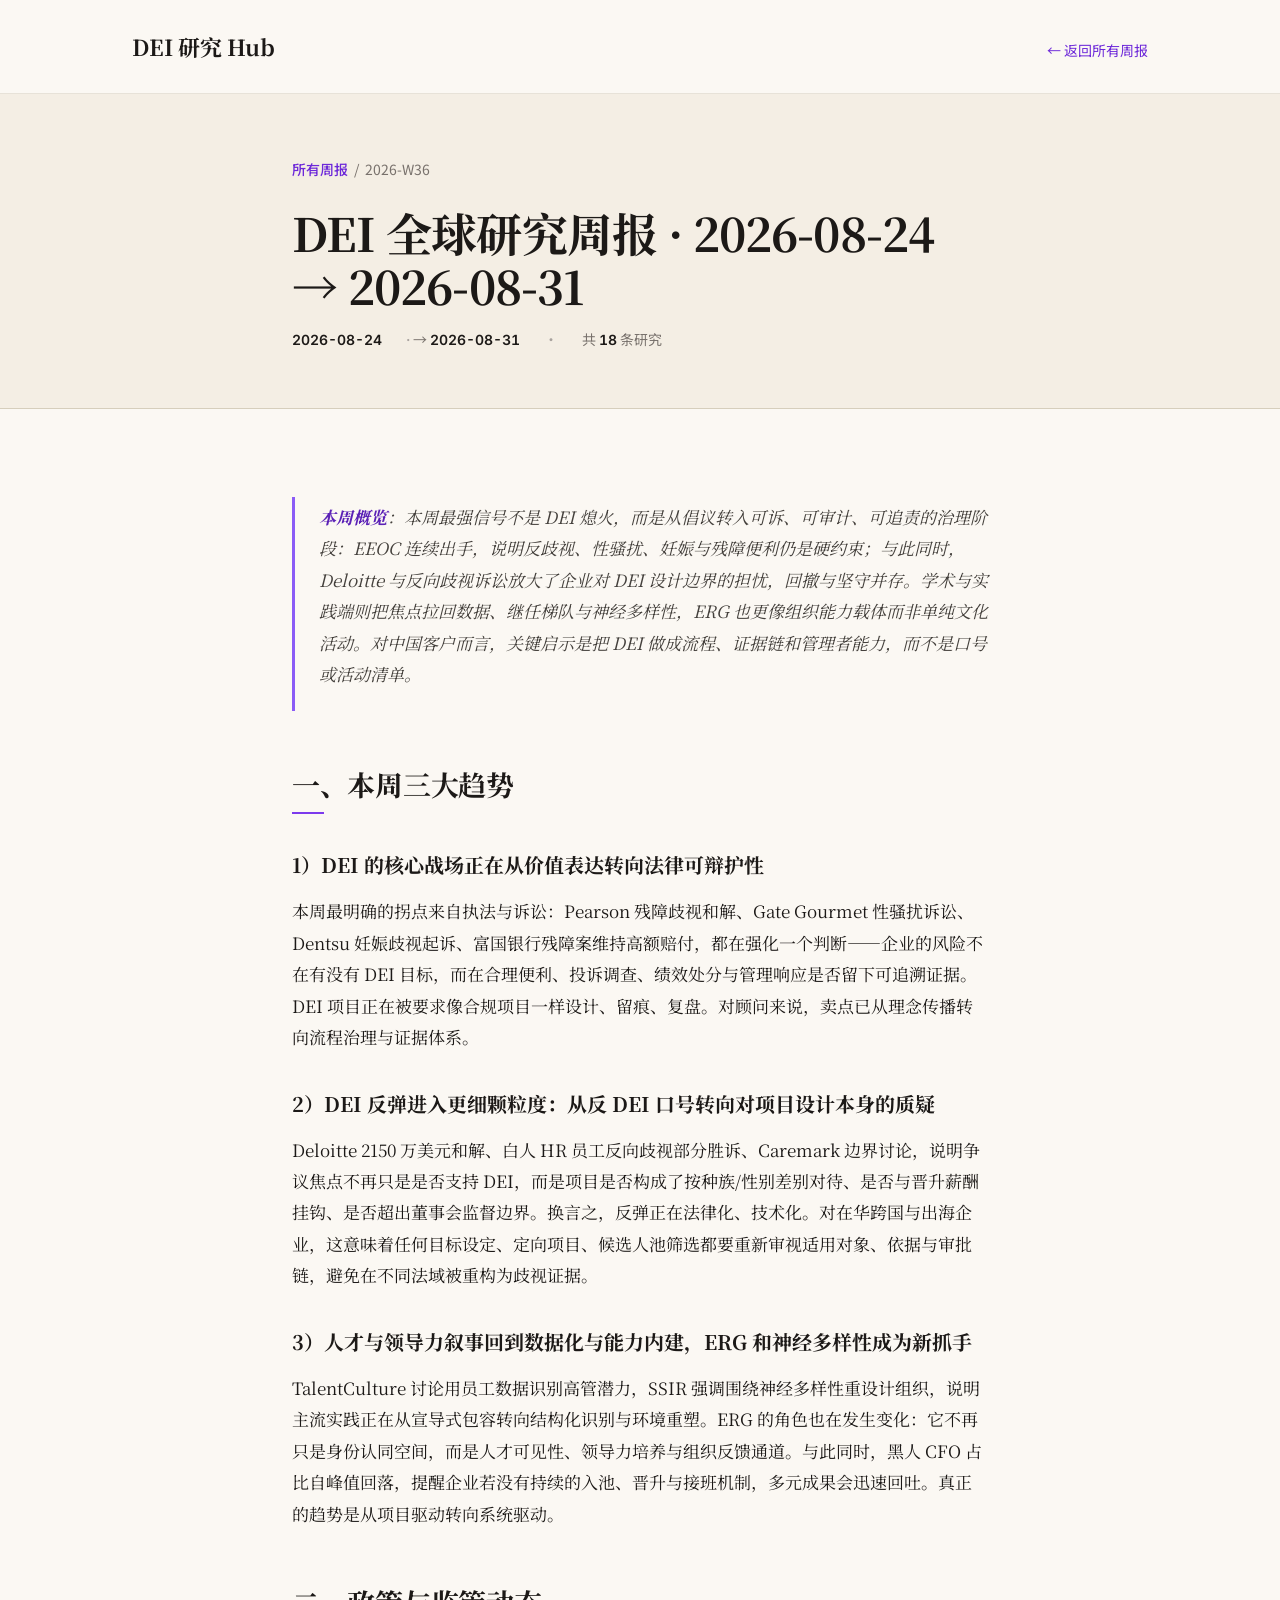
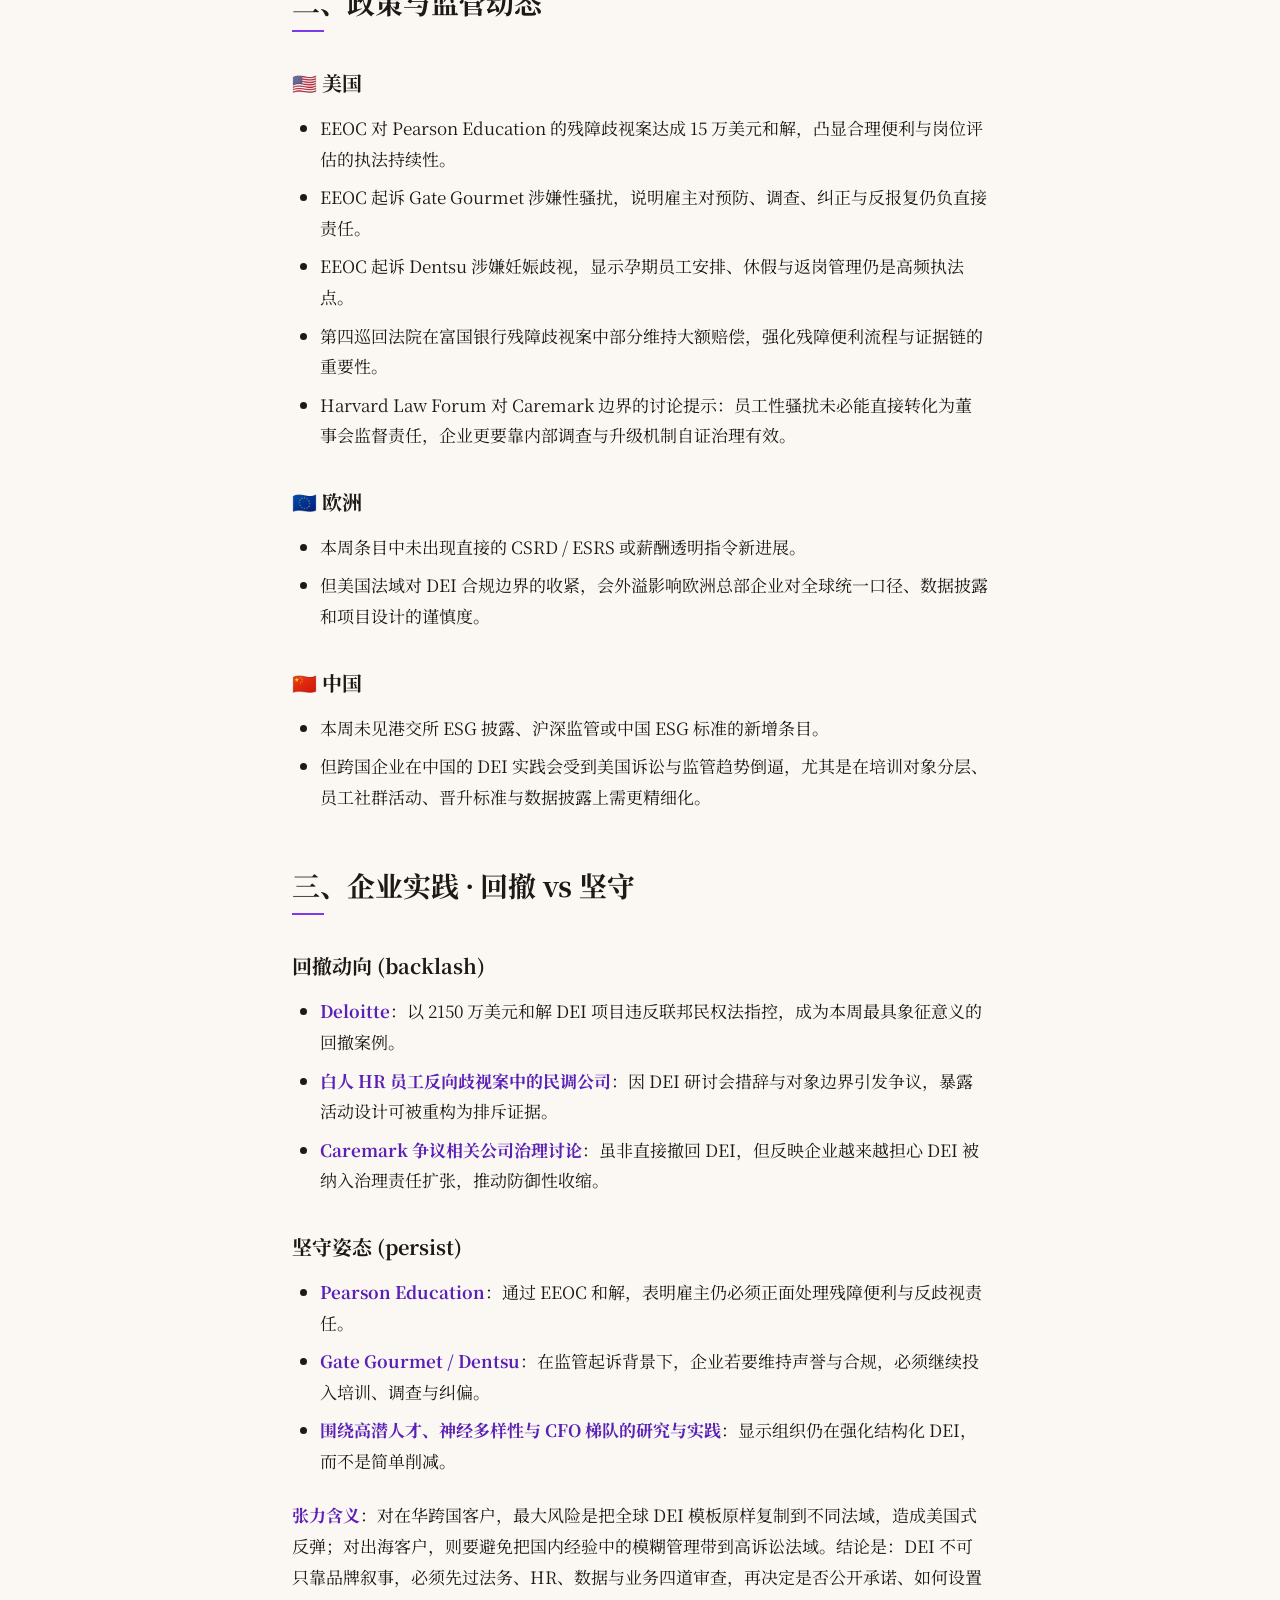
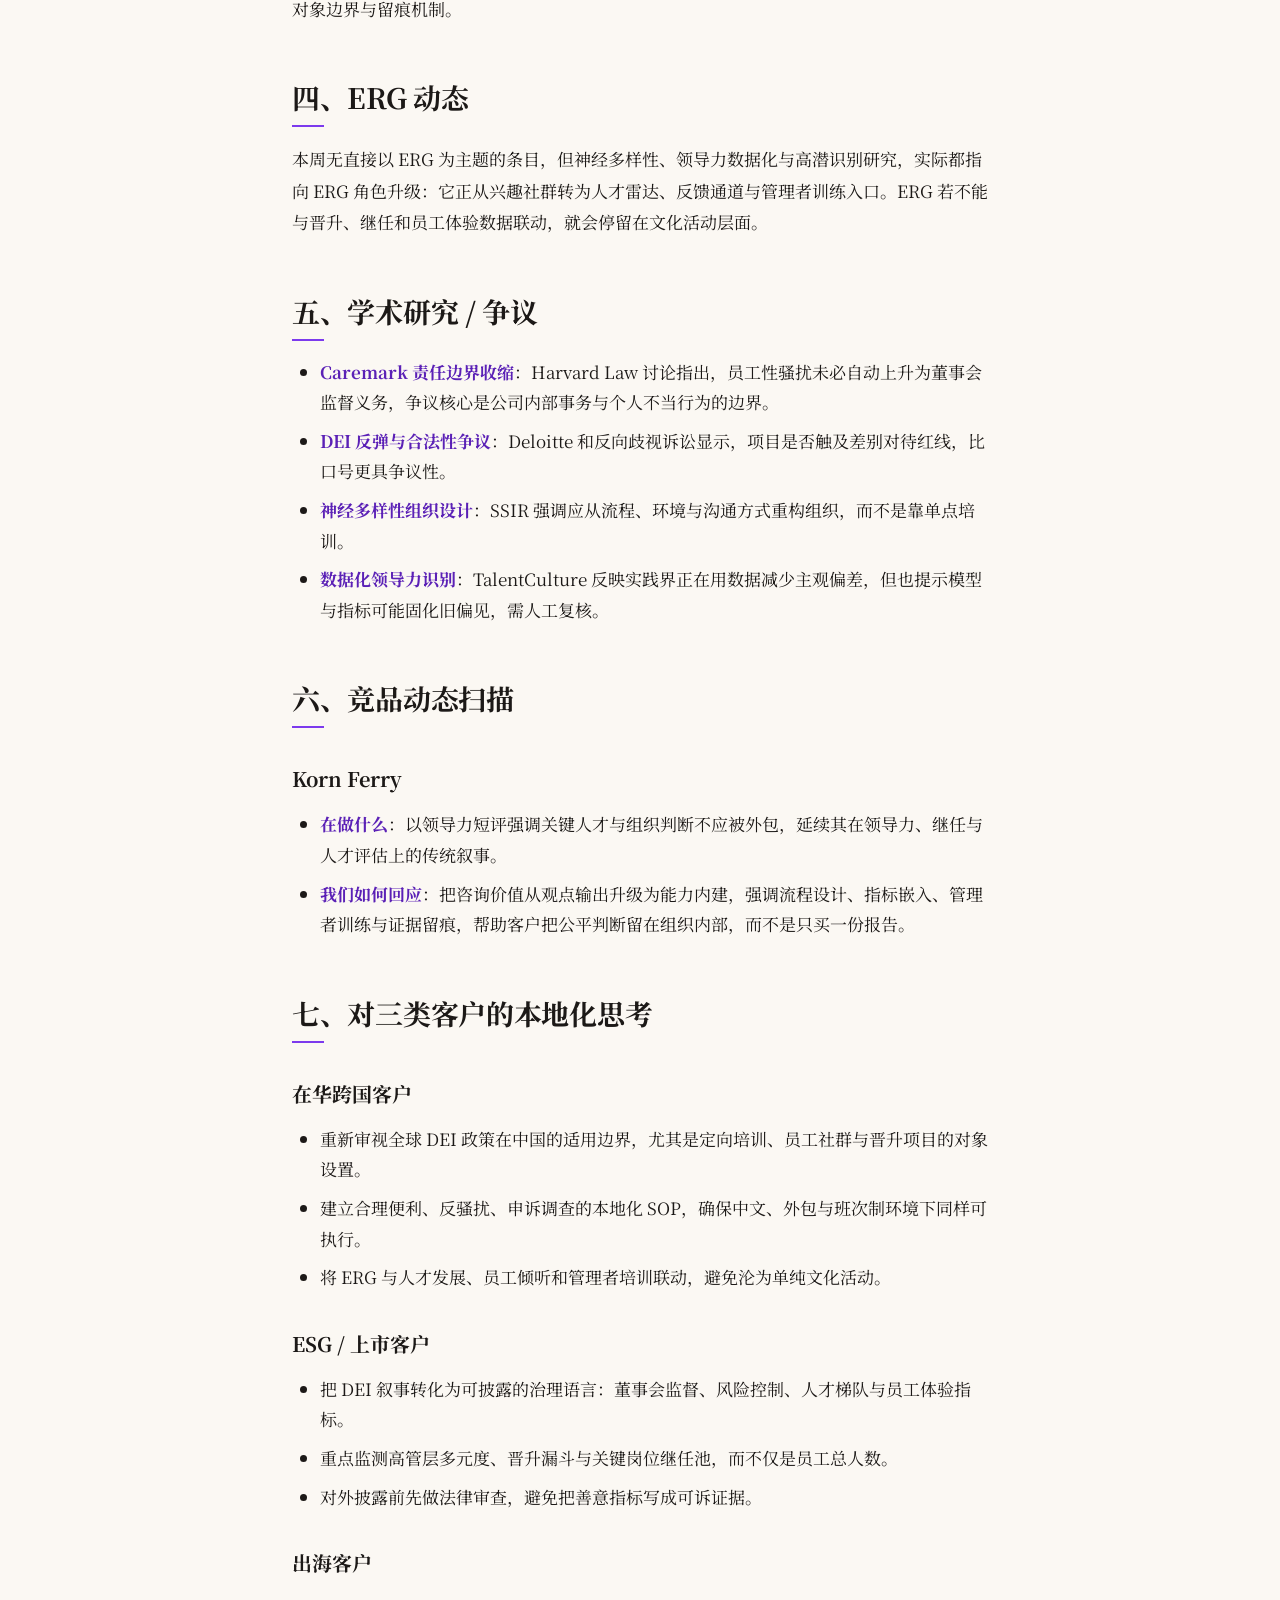
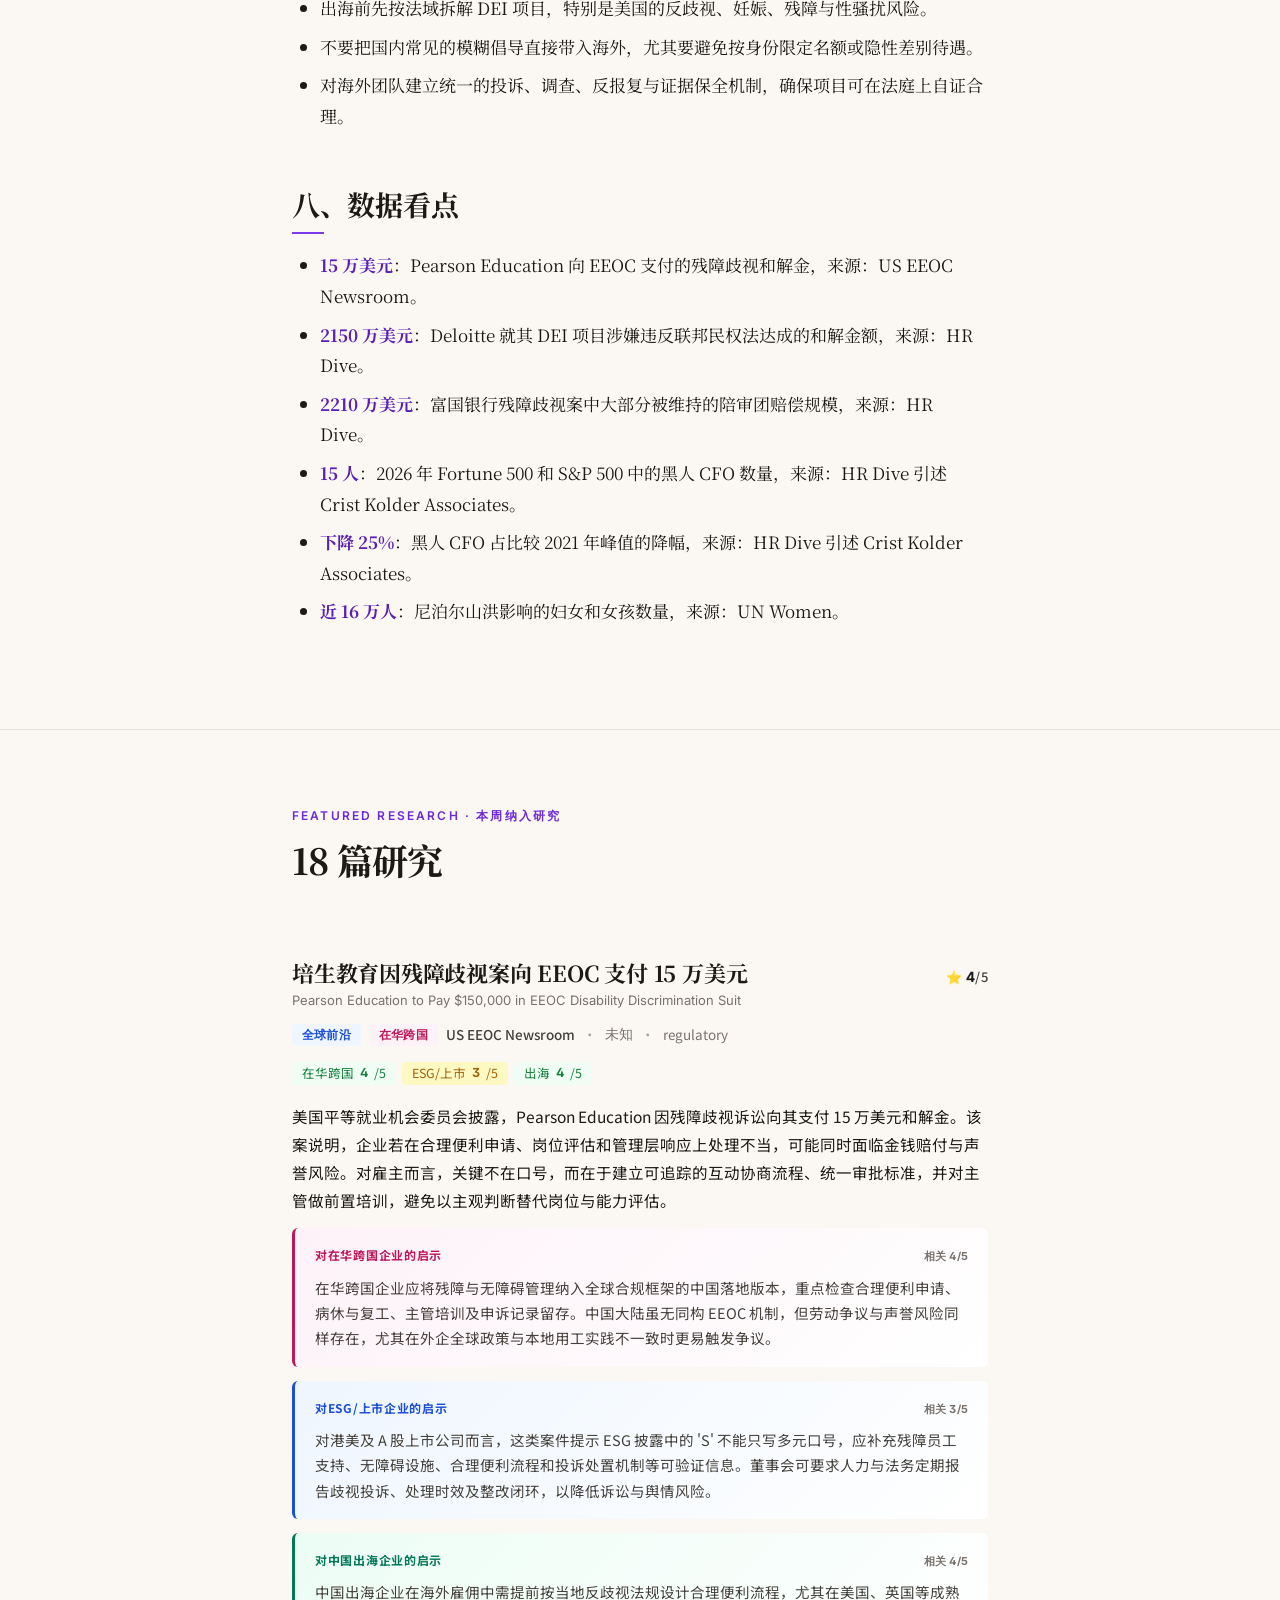
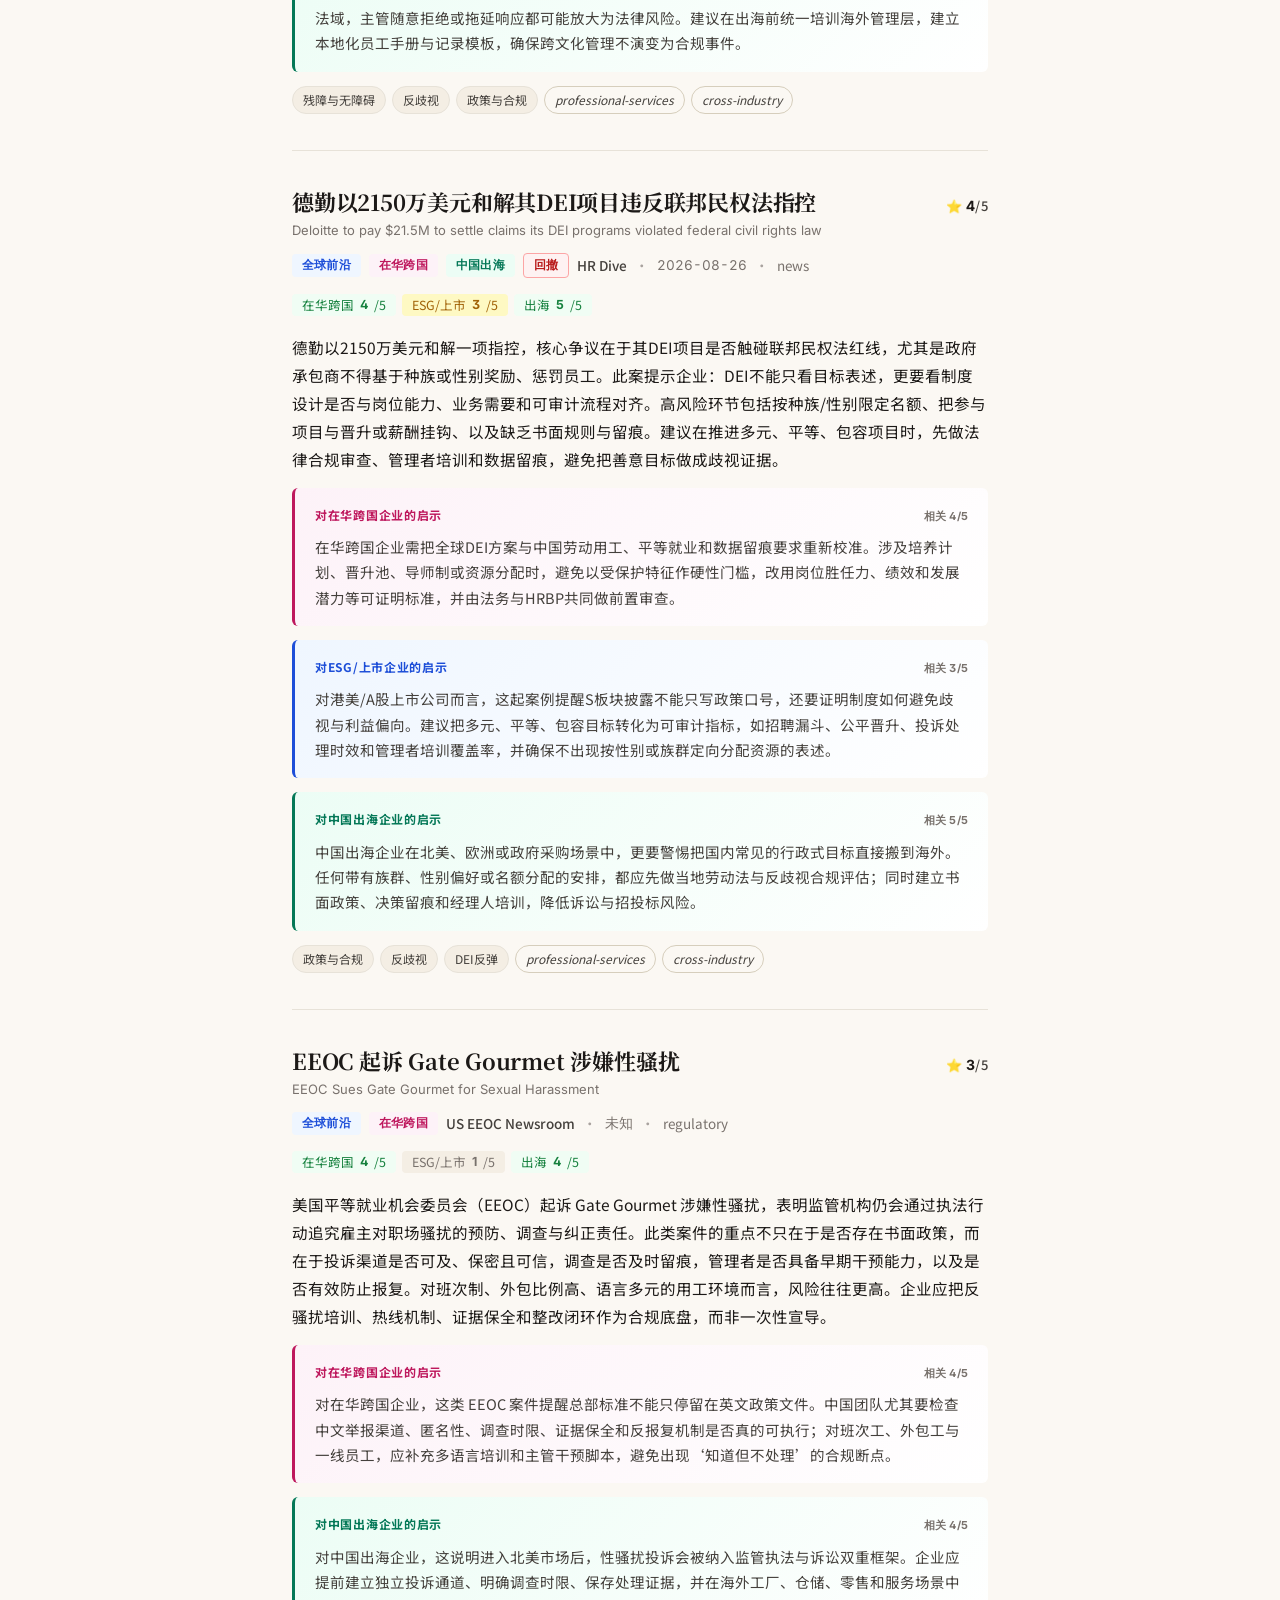
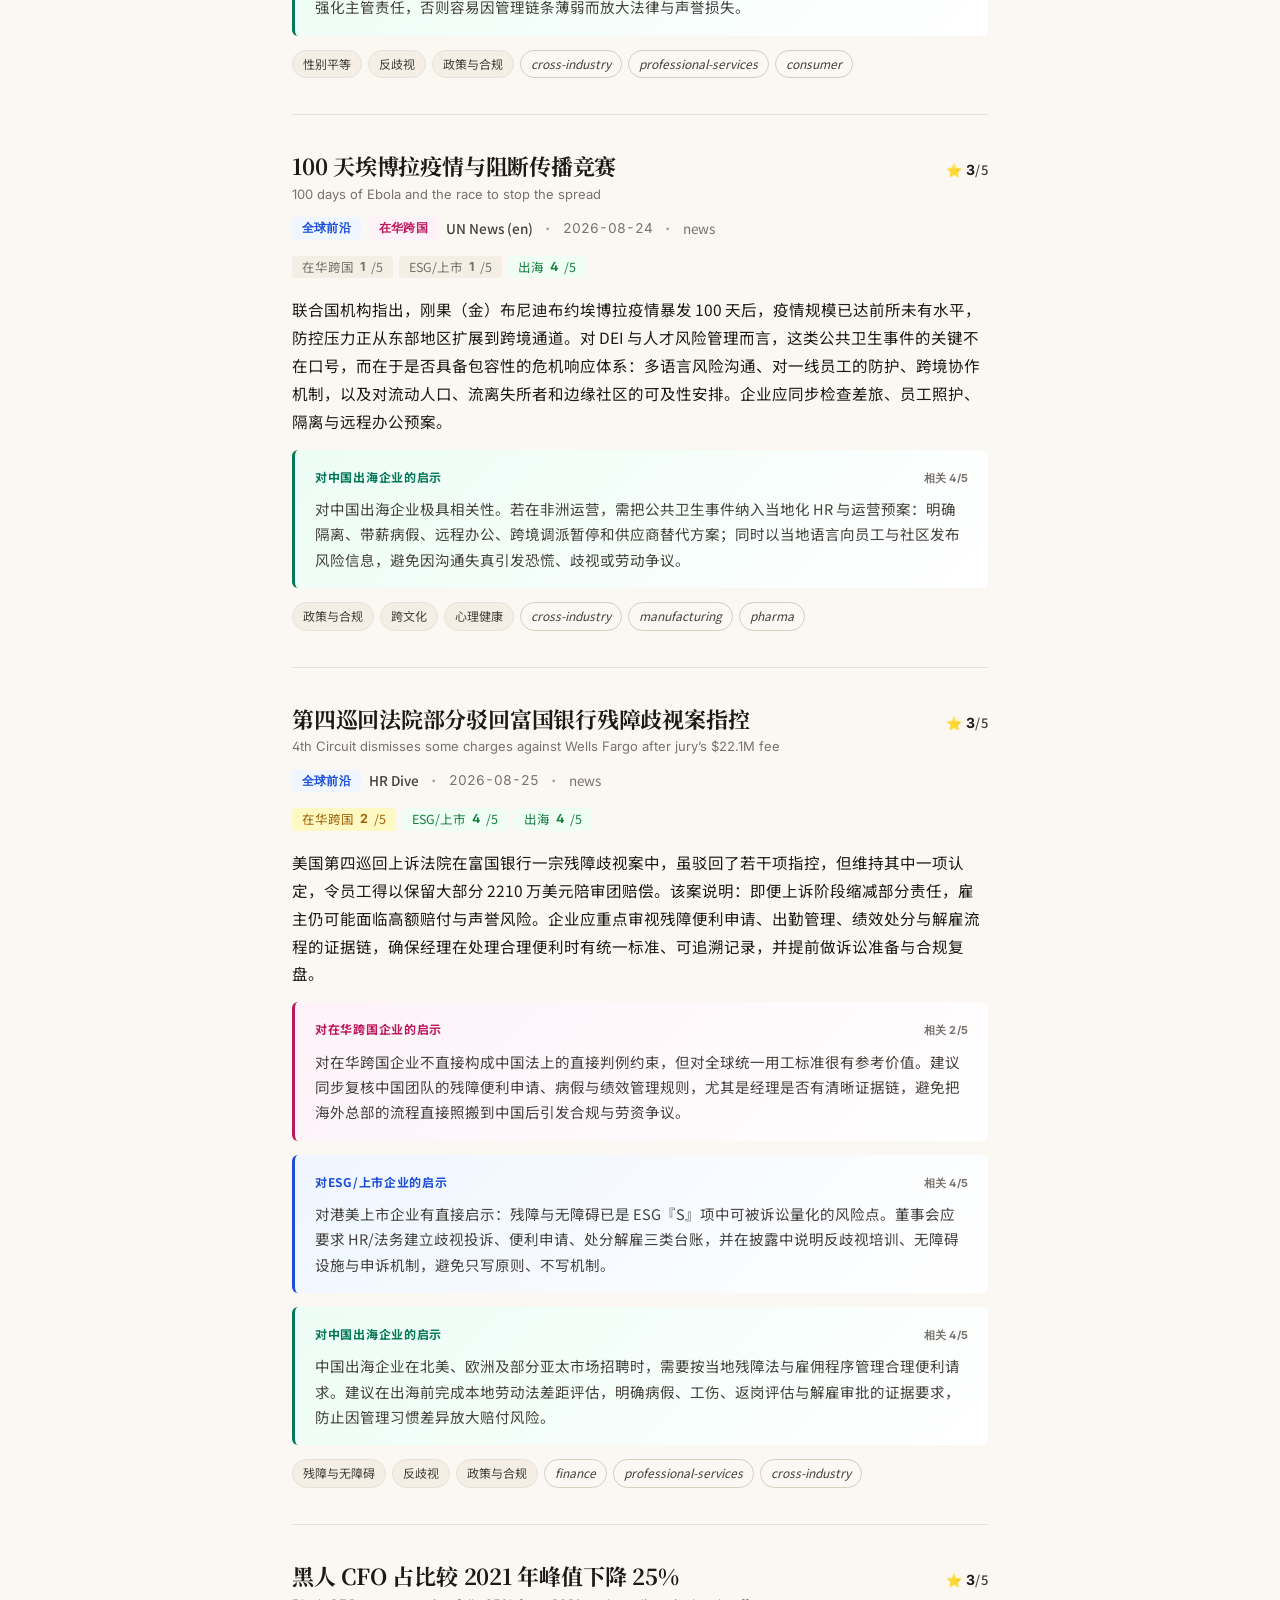
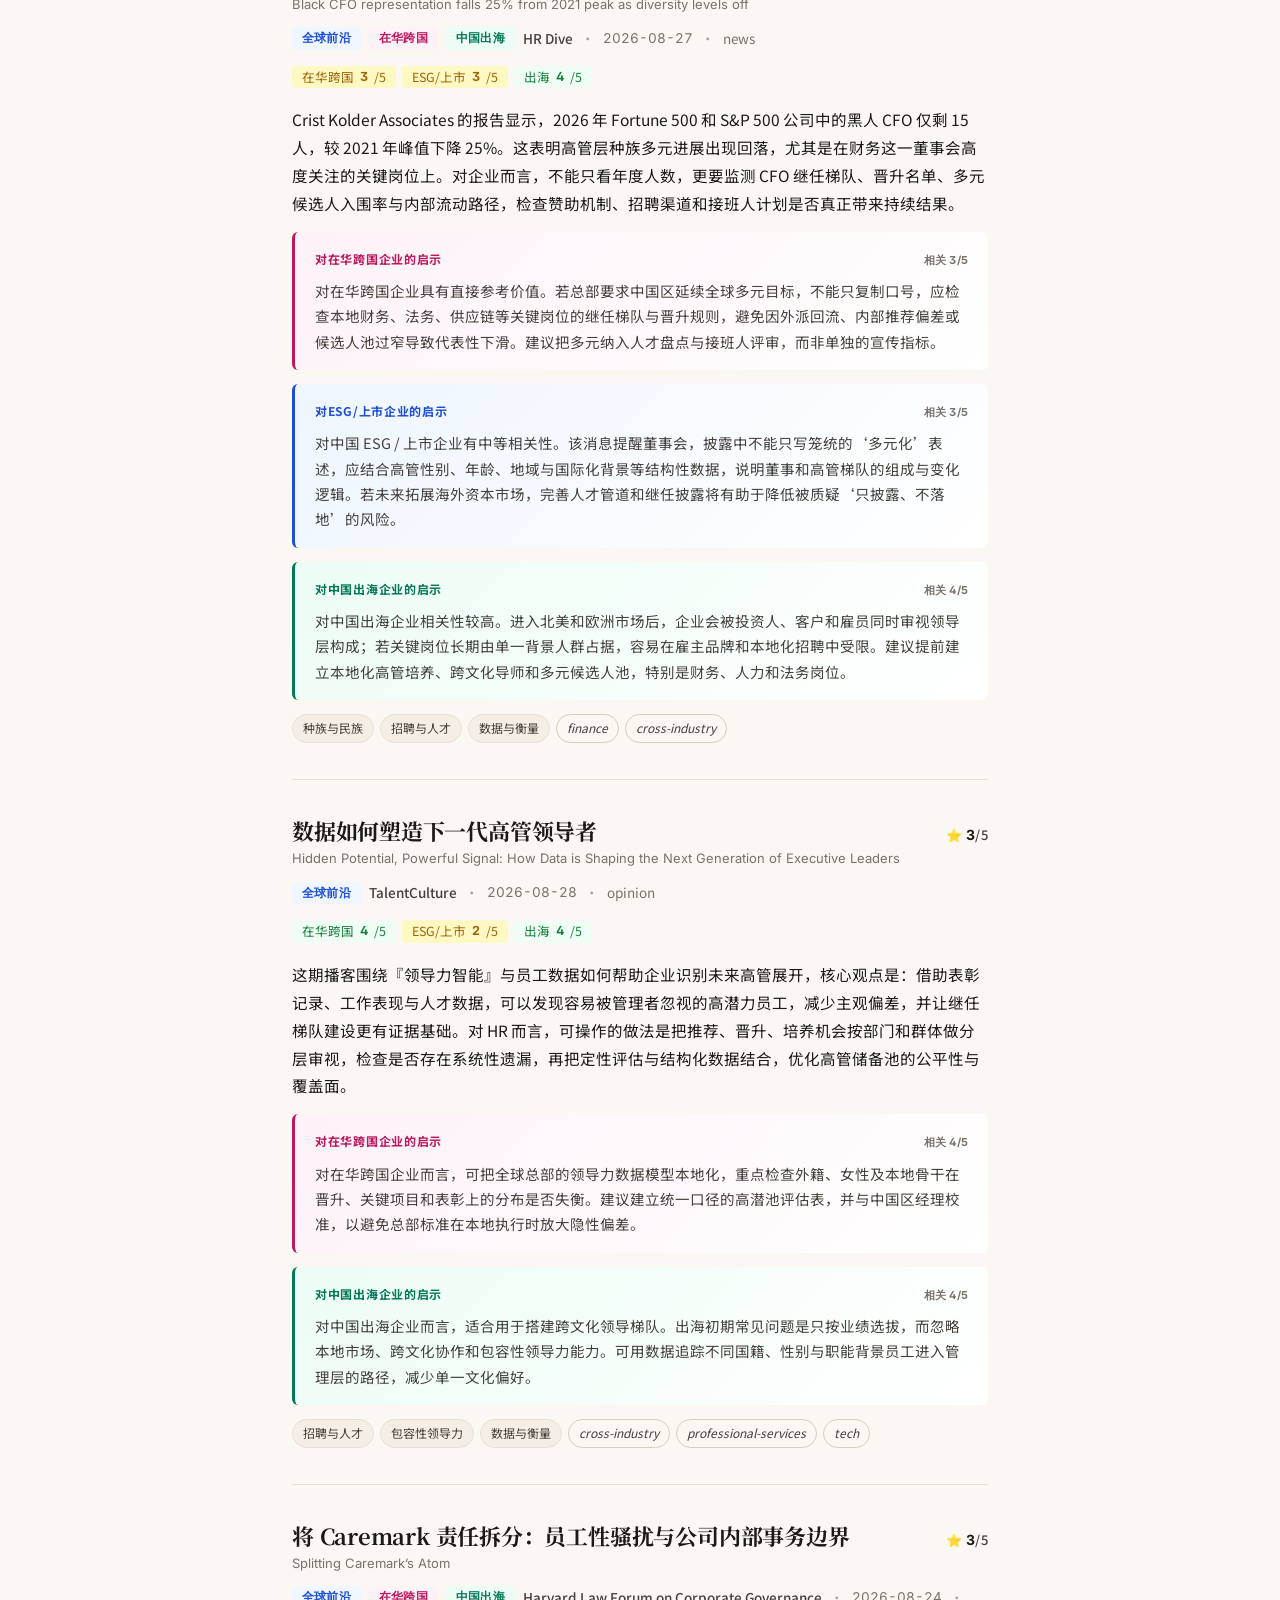
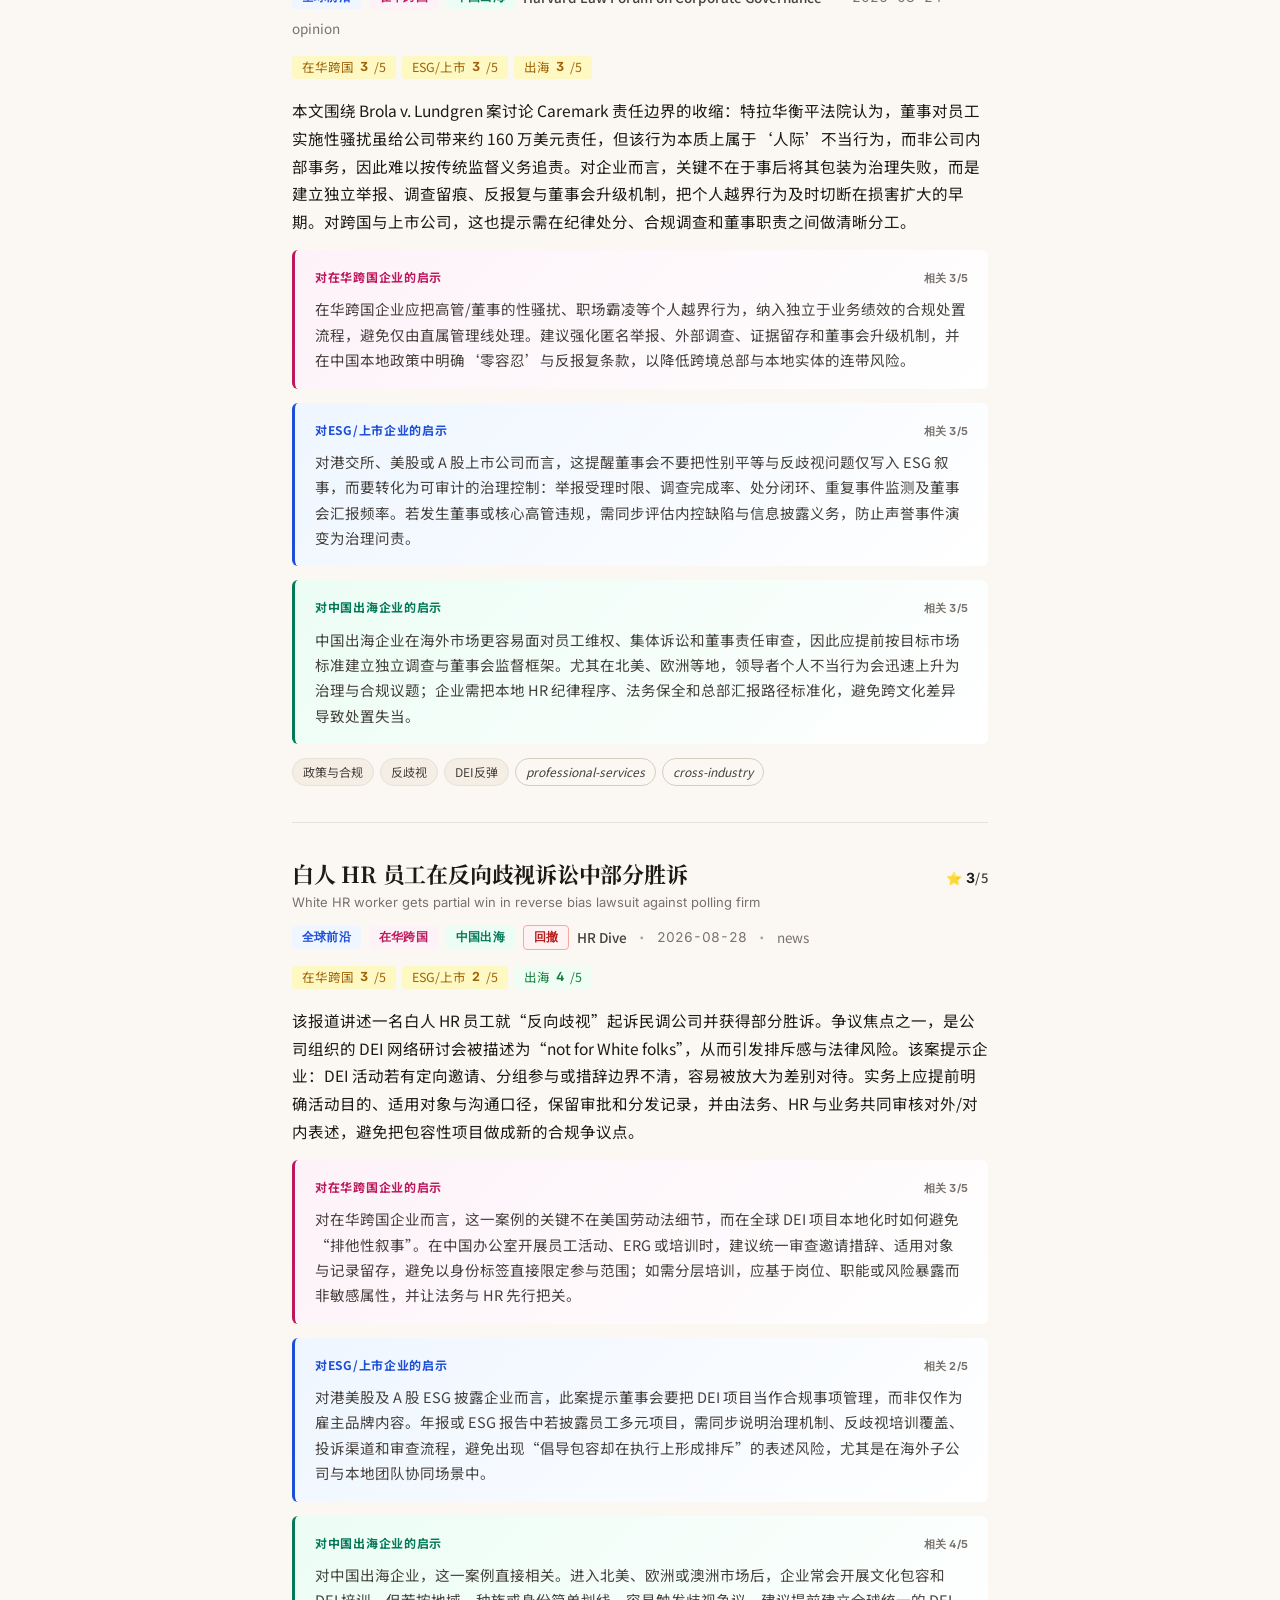
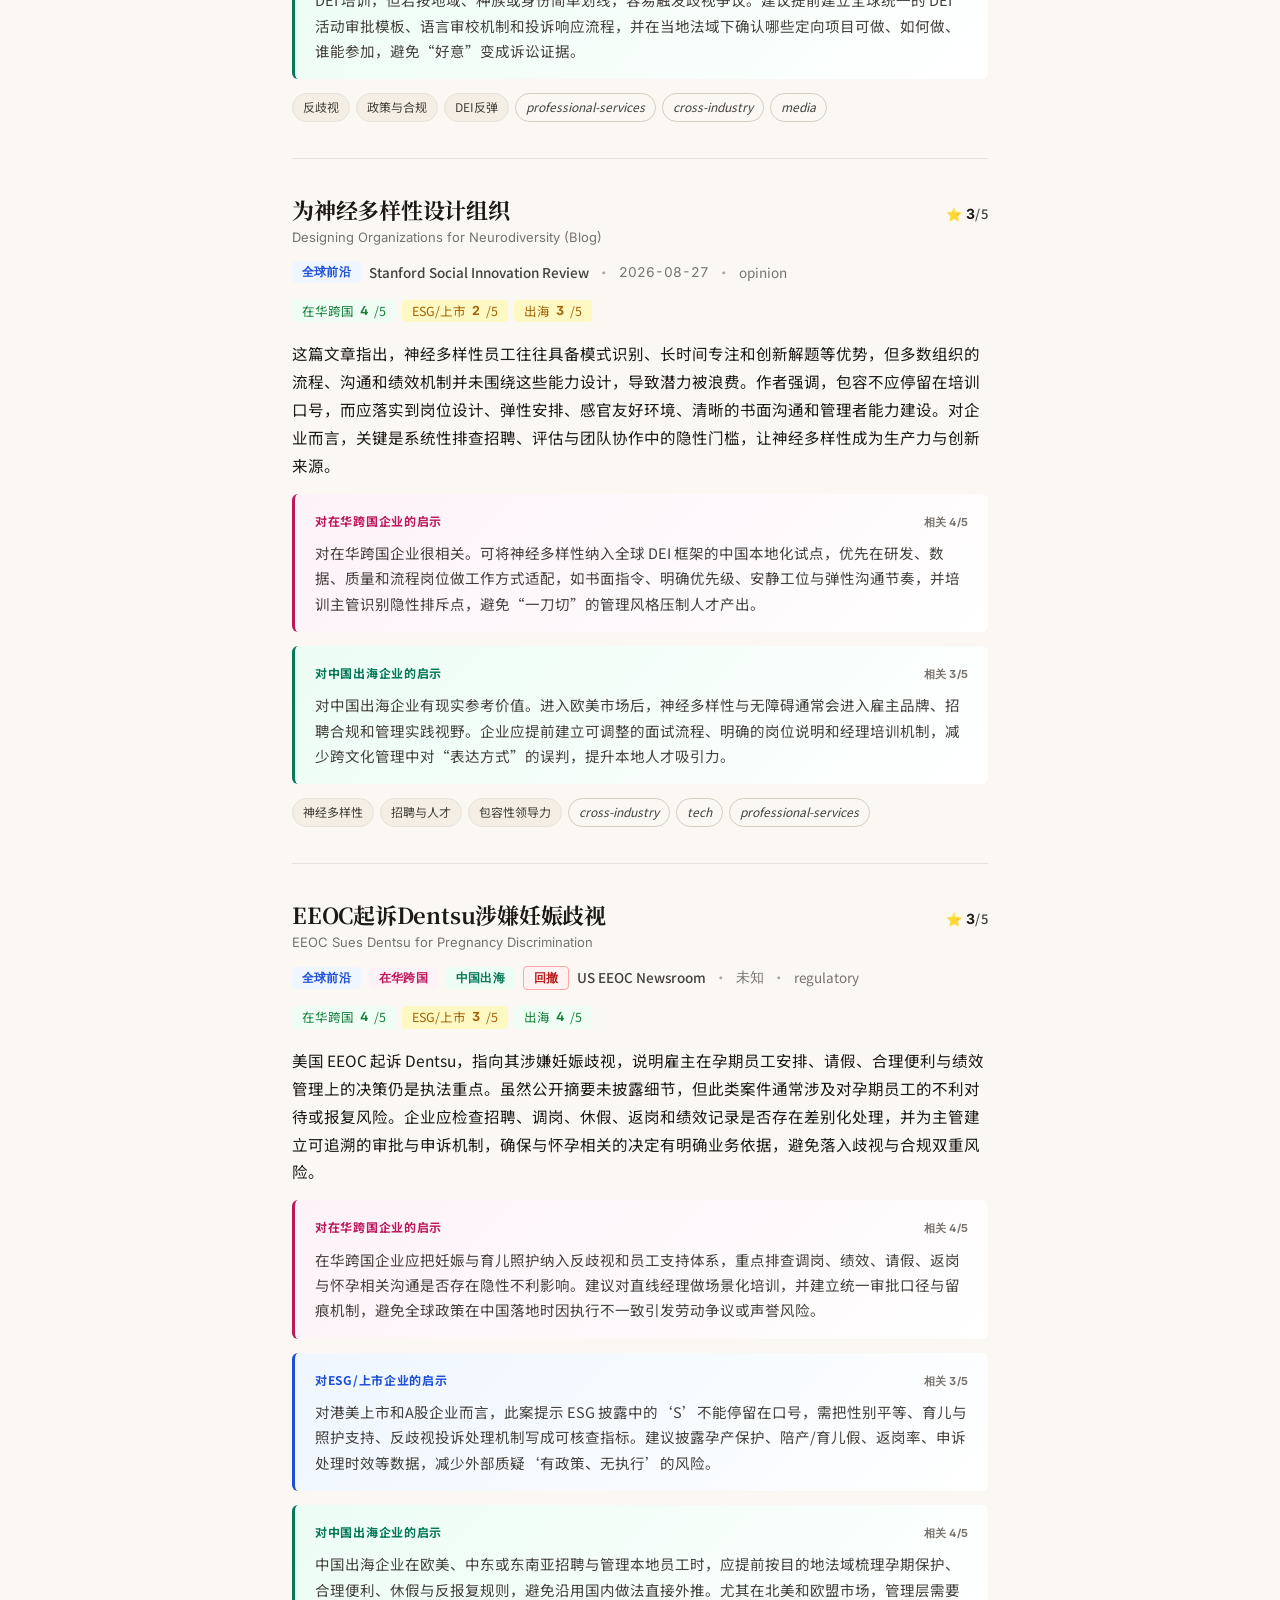
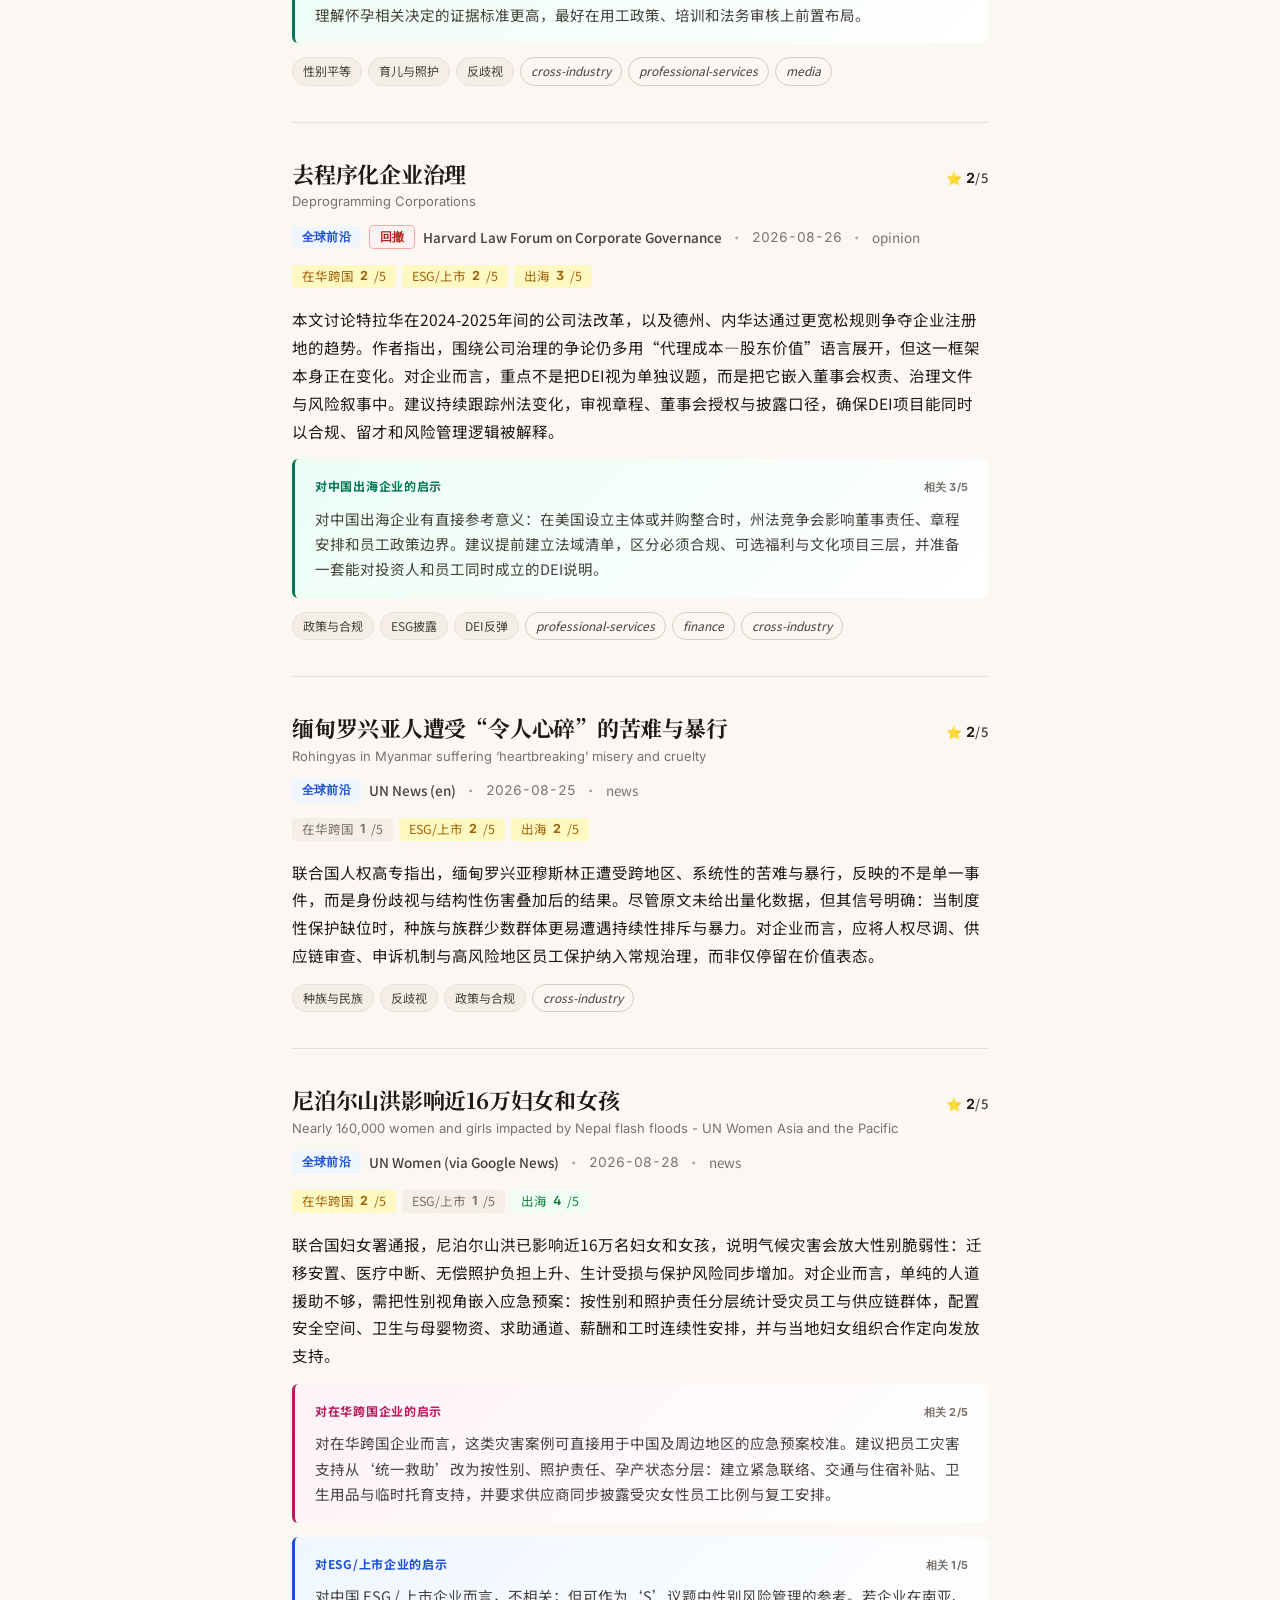
<file: reports/site/weeks/2026-W36.html>
<!DOCTYPE html>
<html lang="zh-CN">
<head>
    <meta charset="UTF-8">
    <meta name="viewport" content="width=device-width, initial-scale=1.0">
    <meta name="generator" content="DEI Research Assistant">
    <meta name="description" content="全球 DEI 研究持续追踪 · 面向中国企业的本地化洞察">
    <title>DEI 全球研究周报 · 2026-08-24 → 2026-08-31 · DEI 研究 Hub</title>

    <link rel="preconnect" href="https://fonts.googleapis.com">
    <link rel="preconnect" href="https://fonts.gstatic.com" crossorigin>
    <link href="https://fonts.googleapis.com/css2?family=Inter:wght@400;500;600;700&family=Noto+Sans+SC:wght@400;500;700&family=Noto+Serif+SC:wght@500;700;900&display=swap" rel="stylesheet">

    <link rel="stylesheet" href="../assets/style.css">
</head>
<body>
    
<header class="site-header on-paper">
    <div class="container">
        <div class="row">
            <a class="brand" href="../index.html">DEI 研究 Hub</a>
            <span class="nav-back"><a href="../index.html">← 返回所有周报</a></span>
        </div>
    </div>
</header>

<div class="week-hero">
    <div class="container-narrow">
        <div class="breadcrumb">
            <a href="../index.html">所有周报</a> &nbsp;/&nbsp; 2026-W36
        </div>
        <h1>DEI 全球研究周报 · 2026-08-24 → 2026-08-31</h1>
        <div class="meta-row">
            <span><span class="num">2026-08-24</span> → <span class="num">2026-08-31</span></span>
            <span>共 <span class="num">18</span> 条研究</span>
        </div>
    </div>
</div>

<section class="container-narrow">
    <article class="narrative">
        <h1>DEI 全球研究周报 (2026-08-24 → 2026-08-31)</h1>
<blockquote>
<p><strong>本周概览</strong>：本周最强信号不是 DEI 熄火，而是从倡议转入可诉、可审计、可追责的治理阶段：EEOC 连续出手，说明反歧视、性骚扰、妊娠与残障便利仍是硬约束；与此同时，Deloitte 与反向歧视诉讼放大了企业对 DEI 设计边界的担忧，回撤与坚守并存。学术与实践端则把焦点拉回数据、继任梯队与神经多样性，ERG 也更像组织能力载体而非单纯文化活动。对中国客户而言，关键启示是把 DEI 做成流程、证据链和管理者能力，而不是口号或活动清单。</p>
</blockquote>
<h2>一、本周三大趋势</h2>
<h3>1）DEI 的核心战场正在从价值表达转向法律可辩护性</h3>
<p>本周最明确的拐点来自执法与诉讼：Pearson 残障歧视和解、Gate Gourmet 性骚扰诉讼、Dentsu 妊娠歧视起诉、富国银行残障案维持高额赔付，都在强化一个判断——企业的风险不在有没有 DEI 目标，而在合理便利、投诉调查、绩效处分与管理响应是否留下可追溯证据。DEI 项目正在被要求像合规项目一样设计、留痕、复盘。对顾问来说，卖点已从理念传播转向流程治理与证据体系。</p>
<h3>2）DEI 反弹进入更细颗粒度：从反 DEI 口号转向对项目设计本身的质疑</h3>
<p>Deloitte 2150 万美元和解、白人 HR 员工反向歧视部分胜诉、Caremark 边界讨论，说明争议焦点不再只是是否支持 DEI，而是项目是否构成了按种族/性别差别对待、是否与晋升薪酬挂钩、是否超出董事会监督边界。换言之，反弹正在法律化、技术化。对在华跨国与出海企业，这意味着任何目标设定、定向项目、候选人池筛选都要重新审视适用对象、依据与审批链，避免在不同法域被重构为歧视证据。</p>
<h3>3）人才与领导力叙事回到数据化与能力内建，ERG 和神经多样性成为新抓手</h3>
<p>TalentCulture 讨论用员工数据识别高管潜力，SSIR 强调围绕神经多样性重设计组织，说明主流实践正在从宣导式包容转向结构化识别与环境重塑。ERG 的角色也在发生变化：它不再只是身份认同空间，而是人才可见性、领导力培养与组织反馈通道。与此同时，黑人 CFO 占比自峰值回落，提醒企业若没有持续的入池、晋升与接班机制，多元成果会迅速回吐。真正的趋势是从项目驱动转向系统驱动。</p>
<h2>二、政策与监管动态</h2>
<h3>🇺🇸 美国</h3>
<ul>
<li>EEOC 对 Pearson Education 的残障歧视案达成 15 万美元和解，凸显合理便利与岗位评估的执法持续性。</li>
<li>EEOC 起诉 Gate Gourmet 涉嫌性骚扰，说明雇主对预防、调查、纠正与反报复仍负直接责任。</li>
<li>EEOC 起诉 Dentsu 涉嫌妊娠歧视，显示孕期员工安排、休假与返岗管理仍是高频执法点。</li>
<li>第四巡回法院在富国银行残障歧视案中部分维持大额赔偿，强化残障便利流程与证据链的重要性。</li>
<li>Harvard Law Forum 对 Caremark 边界的讨论提示：员工性骚扰未必能直接转化为董事会监督责任，企业更要靠内部调查与升级机制自证治理有效。</li>
</ul>
<h3>🇪🇺 欧洲</h3>
<ul>
<li>本周条目中未出现直接的 CSRD / ESRS 或薪酬透明指令新进展。</li>
<li>但美国法域对 DEI 合规边界的收紧，会外溢影响欧洲总部企业对全球统一口径、数据披露和项目设计的谨慎度。</li>
</ul>
<h3>🇨🇳 中国</h3>
<ul>
<li>本周未见港交所 ESG 披露、沪深监管或中国 ESG 标准的新增条目。</li>
<li>但跨国企业在中国的 DEI 实践会受到美国诉讼与监管趋势倒逼，尤其是在培训对象分层、员工社群活动、晋升标准与数据披露上需更精细化。</li>
</ul>
<h2>三、企业实践 · 回撤 vs 坚守</h2>
<h3>回撤动向 (backlash)</h3>
<ul>
<li><strong>Deloitte</strong>：以 2150 万美元和解 DEI 项目违反联邦民权法指控，成为本周最具象征意义的回撤案例。</li>
<li><strong>白人 HR 员工反向歧视案中的民调公司</strong>：因 DEI 研讨会措辞与对象边界引发争议，暴露活动设计可被重构为排斥证据。</li>
<li><strong>Caremark 争议相关公司治理讨论</strong>：虽非直接撤回 DEI，但反映企业越来越担心 DEI 被纳入治理责任扩张，推动防御性收缩。</li>
</ul>
<h3>坚守姿态 (persist)</h3>
<ul>
<li><strong>Pearson Education</strong>：通过 EEOC 和解，表明雇主仍必须正面处理残障便利与反歧视责任。</li>
<li><strong>Gate Gourmet / Dentsu</strong>：在监管起诉背景下，企业若要维持声誉与合规，必须继续投入培训、调查与纠偏。</li>
<li><strong>围绕高潜人才、神经多样性与 CFO 梯队的研究与实践</strong>：显示组织仍在强化结构化 DEI，而不是简单削减。</li>
</ul>
<p><strong>张力含义</strong>：对在华跨国客户，最大风险是把全球 DEI 模板原样复制到不同法域，造成美国式反弹；对出海客户，则要避免把国内经验中的模糊管理带到高诉讼法域。结论是：DEI 不可只靠品牌叙事，必须先过法务、HR、数据与业务四道审查，再决定是否公开承诺、如何设置对象边界与留痕机制。</p>
<h2>四、ERG 动态</h2>
<p>本周无直接以 ERG 为主题的条目，但神经多样性、领导力数据化与高潜识别研究，实际都指向 ERG 角色升级：它正从兴趣社群转为人才雷达、反馈通道与管理者训练入口。ERG 若不能与晋升、继任和员工体验数据联动，就会停留在文化活动层面。</p>
<h2>五、学术研究 / 争议</h2>
<ul>
<li><strong>Caremark 责任边界收缩</strong>：Harvard Law 讨论指出，员工性骚扰未必自动上升为董事会监督义务，争议核心是公司内部事务与个人不当行为的边界。</li>
<li><strong>DEI 反弹与合法性争议</strong>：Deloitte 和反向歧视诉讼显示，项目是否触及差别对待红线，比口号更具争议性。</li>
<li><strong>神经多样性组织设计</strong>：SSIR 强调应从流程、环境与沟通方式重构组织，而不是靠单点培训。</li>
<li><strong>数据化领导力识别</strong>：TalentCulture 反映实践界正在用数据减少主观偏差，但也提示模型与指标可能固化旧偏见，需人工复核。</li>
</ul>
<h2>六、竞品动态扫描</h2>
<h3>Korn Ferry</h3>
<ul>
<li><strong>在做什么</strong>：以领导力短评强调关键人才与组织判断不应被外包，延续其在领导力、继任与人才评估上的传统叙事。</li>
<li><strong>我们如何回应</strong>：把咨询价值从观点输出升级为能力内建，强调流程设计、指标嵌入、管理者训练与证据留痕，帮助客户把公平判断留在组织内部，而不是只买一份报告。</li>
</ul>
<h2>七、对三类客户的本地化思考</h2>
<h3>在华跨国客户</h3>
<ul>
<li>重新审视全球 DEI 政策在中国的适用边界，尤其是定向培训、员工社群与晋升项目的对象设置。</li>
<li>建立合理便利、反骚扰、申诉调查的本地化 SOP，确保中文、外包与班次制环境下同样可执行。</li>
<li>将 ERG 与人才发展、员工倾听和管理者培训联动，避免沦为单纯文化活动。</li>
</ul>
<h3>ESG / 上市客户</h3>
<ul>
<li>把 DEI 叙事转化为可披露的治理语言：董事会监督、风险控制、人才梯队与员工体验指标。</li>
<li>重点监测高管层多元度、晋升漏斗与关键岗位继任池，而不仅是员工总人数。</li>
<li>对外披露前先做法律审查，避免把善意指标写成可诉证据。</li>
</ul>
<h3>出海客户</h3>
<ul>
<li>出海前先按法域拆解 DEI 项目，特别是美国的反歧视、妊娠、残障与性骚扰风险。</li>
<li>不要把国内常见的模糊倡导直接带入海外，尤其要避免按身份限定名额或隐性差别待遇。</li>
<li>对海外团队建立统一的投诉、调查、反报复与证据保全机制，确保项目可在法庭上自证合理。</li>
</ul>
<h2>八、数据看点</h2>
<ul>
<li><strong>15 万美元</strong>：Pearson Education 向 EEOC 支付的残障歧视和解金，来源：US EEOC Newsroom。</li>
<li><strong>2150 万美元</strong>：Deloitte 就其 DEI 项目涉嫌违反联邦民权法达成的和解金额，来源：HR Dive。</li>
<li><strong>2210 万美元</strong>：富国银行残障歧视案中大部分被维持的陪审团赔偿规模，来源：HR Dive。</li>
<li><strong>15 人</strong>：2026 年 Fortune 500 和 S&amp;P 500 中的黑人 CFO 数量，来源：HR Dive 引述 Crist Kolder Associates。</li>
<li><strong>下降 25%</strong>：黑人 CFO 占比较 2021 年峰值的降幅，来源：HR Dive 引述 Crist Kolder Associates。</li>
<li><strong>近 16 万人</strong>：尼泊尔山洪影响的妇女和女孩数量，来源：UN Women。</li>
</ul>
    </article>
</section>


<section class="items-section">
    <div class="container-narrow">
        <div class="section-head">
            <p class="section-eyebrow">Featured Research · 本周纳入研究</p>
            <h2 class="section-title">18 篇研究</h2>
        </div>

        <div class="items">
        
            <article class="item v2-item">
                <div class="item-header">
                    <div class="item-title-block">
                        <h3 class="item-title"><a href="https://www.eeoc.gov/newsroom/pearson-education-pay-150000-eeoc-disability-discrimination-suit" target="_blank" rel="noopener">培生教育因残障歧视案向 EEOC 支付 15 万美元</a></h3>
                        
                        <p class="item-title-en">Pearson Education to Pay $150,000 in EEOC Disability Discrimination Suit</p>
                        
                    </div>
                    <div class="item-scores">
                        <div class="overall-rel" title="综合相关性">⭐ <span class="num">4</span>/5</div>
                    </div>
                </div>

                <div class="item-meta-row">
                    
                    <span class="badge pillar pillar-global">全球前沿</span>
                    
                    <span class="badge pillar pillar-mnc_china">在华跨国</span>
                    
                    
                    
                    <span class="meta-source">US EEOC Newsroom</span>
                    <span class="meta-dot">·</span>
                    <span class="meta-date num">未知</span>
                    
                    <span class="meta-dot">·</span>
                    <span class="meta-evidence">regulatory</span>
                    
                </div>

                
                <div class="client-rel-bar">
                    <span class="rel-cell strong">
                        在华跨国 <strong>4</strong>/5
                    </span>
                    <span class="rel-cell mid">
                        ESG/上市 <strong>3</strong>/5
                    </span>
                    <span class="rel-cell strong">
                        出海 <strong>4</strong>/5
                    </span>
                </div>

                <p class="item-summary">美国平等就业机会委员会披露，Pearson Education 因残障歧视诉讼向其支付 15 万美元和解金。该案说明，企业若在合理便利申请、岗位评估和管理层响应上处理不当，可能同时面临金钱赔付与声誉风险。对雇主而言，关键不在口号，而在于建立可追踪的互动协商流程、统一审批标准，并对主管做前置培训，避免以主观判断替代岗位与能力评估。</p>

                
                
                <div class="implication imp-mnc">
                    <div class="imp-head">
                        <span class="imp-label">对在华跨国企业的启示</span>
                        <span class="imp-score">相关 4/5</span>
                    </div>
                    <p class="imp-text">在华跨国企业应将残障与无障碍管理纳入全球合规框架的中国落地版本，重点检查合理便利申请、病休与复工、主管培训及申诉记录留存。中国大陆虽无同构 EEOC 机制，但劳动争议与声誉风险同样存在，尤其在外企全球政策与本地用工实践不一致时更易触发争议。</p>
                </div>
                
                <div class="implication imp-esg">
                    <div class="imp-head">
                        <span class="imp-label">对ESG/上市企业的启示</span>
                        <span class="imp-score">相关 3/5</span>
                    </div>
                    <p class="imp-text">对港美及 A 股上市公司而言，这类案件提示 ESG 披露中的 &#39;S&#39; 不能只写多元口号，应补充残障员工支持、无障碍设施、合理便利流程和投诉处置机制等可验证信息。董事会可要求人力与法务定期报告歧视投诉、处理时效及整改闭环，以降低诉讼与舆情风险。</p>
                </div>
                
                <div class="implication imp-going">
                    <div class="imp-head">
                        <span class="imp-label">对中国出海企业的启示</span>
                        <span class="imp-score">相关 4/5</span>
                    </div>
                    <p class="imp-text">中国出海企业在海外雇佣中需提前按当地反歧视法规设计合理便利流程，尤其在美国、英国等成熟法域，主管随意拒绝或拖延响应都可能放大为法律风险。建议在出海前统一培训海外管理层，建立本地化员工手册与记录模板，确保跨文化管理不演变为合规事件。</p>
                </div>
                

                
                

                
                <div class="item-tags">
                    <span class="tag">残障与无障碍</span><span class="tag">反歧视</span><span class="tag">政策与合规</span>
                    <span class="tag tag-industry">professional-services</span><span class="tag tag-industry">cross-industry</span>
                </div>
                
            </article>
        
            <article class="item v2-item">
                <div class="item-header">
                    <div class="item-title-block">
                        <h3 class="item-title"><a href="https://www.hrdive.com/news/deloitte-to-pay-215m-to-settle-claims-its-dei-programs-violated-federal-c/828843/" target="_blank" rel="noopener">德勤以2150万美元和解其DEI项目违反联邦民权法指控</a></h3>
                        
                        <p class="item-title-en">Deloitte to pay $21.5M to settle claims its DEI programs violated federal civil rights law</p>
                        
                    </div>
                    <div class="item-scores">
                        <div class="overall-rel" title="综合相关性">⭐ <span class="num">4</span>/5</div>
                    </div>
                </div>

                <div class="item-meta-row">
                    
                    <span class="badge pillar pillar-global">全球前沿</span>
                    
                    <span class="badge pillar pillar-mnc_china">在华跨国</span>
                    
                    <span class="badge pillar pillar-china_going_global">中国出海</span>
                    
                    
                    
                    <span class="badge stance stance-backlash">回撤</span>
                    
                    <span class="meta-source">HR Dive</span>
                    <span class="meta-dot">·</span>
                    <span class="meta-date num">2026-08-26</span>
                    
                    <span class="meta-dot">·</span>
                    <span class="meta-evidence">news</span>
                    
                </div>

                
                <div class="client-rel-bar">
                    <span class="rel-cell strong">
                        在华跨国 <strong>4</strong>/5
                    </span>
                    <span class="rel-cell mid">
                        ESG/上市 <strong>3</strong>/5
                    </span>
                    <span class="rel-cell strong">
                        出海 <strong>5</strong>/5
                    </span>
                </div>

                <p class="item-summary">德勤以2150万美元和解一项指控，核心争议在于其DEI项目是否触碰联邦民权法红线，尤其是政府承包商不得基于种族或性别奖励、惩罚员工。此案提示企业：DEI不能只看目标表述，更要看制度设计是否与岗位能力、业务需要和可审计流程对齐。高风险环节包括按种族/性别限定名额、把参与项目与晋升或薪酬挂钩、以及缺乏书面规则与留痕。建议在推进多元、平等、包容项目时，先做法律合规审查、管理者培训和数据留痕，避免把善意目标做成歧视证据。</p>

                
                
                <div class="implication imp-mnc">
                    <div class="imp-head">
                        <span class="imp-label">对在华跨国企业的启示</span>
                        <span class="imp-score">相关 4/5</span>
                    </div>
                    <p class="imp-text">在华跨国企业需把全球DEI方案与中国劳动用工、平等就业和数据留痕要求重新校准。涉及培养计划、晋升池、导师制或资源分配时，避免以受保护特征作硬性门槛，改用岗位胜任力、绩效和发展潜力等可证明标准，并由法务与HRBP共同做前置审查。</p>
                </div>
                
                <div class="implication imp-esg">
                    <div class="imp-head">
                        <span class="imp-label">对ESG/上市企业的启示</span>
                        <span class="imp-score">相关 3/5</span>
                    </div>
                    <p class="imp-text">对港美/A股上市公司而言，这起案例提醒S板块披露不能只写政策口号，还要证明制度如何避免歧视与利益偏向。建议把多元、平等、包容目标转化为可审计指标，如招聘漏斗、公平晋升、投诉处理时效和管理者培训覆盖率，并确保不出现按性别或族群定向分配资源的表述。</p>
                </div>
                
                <div class="implication imp-going">
                    <div class="imp-head">
                        <span class="imp-label">对中国出海企业的启示</span>
                        <span class="imp-score">相关 5/5</span>
                    </div>
                    <p class="imp-text">中国出海企业在北美、欧洲或政府采购场景中，更要警惕把国内常见的行政式目标直接搬到海外。任何带有族群、性别偏好或名额分配的安排，都应先做当地劳动法与反歧视合规评估；同时建立书面政策、决策留痕和经理人培训，降低诉讼与招投标风险。</p>
                </div>
                

                
                

                
                <div class="item-tags">
                    <span class="tag">政策与合规</span><span class="tag">反歧视</span><span class="tag">DEI反弹</span>
                    <span class="tag tag-industry">professional-services</span><span class="tag tag-industry">cross-industry</span>
                </div>
                
            </article>
        
            <article class="item v2-item">
                <div class="item-header">
                    <div class="item-title-block">
                        <h3 class="item-title"><a href="https://www.eeoc.gov/newsroom/eeoc-sues-gate-gourmet-sexual-harassment" target="_blank" rel="noopener">EEOC 起诉 Gate Gourmet 涉嫌性骚扰</a></h3>
                        
                        <p class="item-title-en">EEOC Sues Gate Gourmet for Sexual Harassment</p>
                        
                    </div>
                    <div class="item-scores">
                        <div class="overall-rel" title="综合相关性">⭐ <span class="num">3</span>/5</div>
                    </div>
                </div>

                <div class="item-meta-row">
                    
                    <span class="badge pillar pillar-global">全球前沿</span>
                    
                    <span class="badge pillar pillar-mnc_china">在华跨国</span>
                    
                    
                    
                    <span class="meta-source">US EEOC Newsroom</span>
                    <span class="meta-dot">·</span>
                    <span class="meta-date num">未知</span>
                    
                    <span class="meta-dot">·</span>
                    <span class="meta-evidence">regulatory</span>
                    
                </div>

                
                <div class="client-rel-bar">
                    <span class="rel-cell strong">
                        在华跨国 <strong>4</strong>/5
                    </span>
                    <span class="rel-cell weak">
                        ESG/上市 <strong>1</strong>/5
                    </span>
                    <span class="rel-cell strong">
                        出海 <strong>4</strong>/5
                    </span>
                </div>

                <p class="item-summary">美国平等就业机会委员会（EEOC）起诉 Gate Gourmet 涉嫌性骚扰，表明监管机构仍会通过执法行动追究雇主对职场骚扰的预防、调查与纠正责任。此类案件的重点不只在于是否存在书面政策，而在于投诉渠道是否可及、保密且可信，调查是否及时留痕，管理者是否具备早期干预能力，以及是否有效防止报复。对班次制、外包比例高、语言多元的用工环境而言，风险往往更高。企业应把反骚扰培训、热线机制、证据保全和整改闭环作为合规底盘，而非一次性宣导。</p>

                
                
                <div class="implication imp-mnc">
                    <div class="imp-head">
                        <span class="imp-label">对在华跨国企业的启示</span>
                        <span class="imp-score">相关 4/5</span>
                    </div>
                    <p class="imp-text">对在华跨国企业，这类 EEOC 案件提醒总部标准不能只停留在英文政策文件。中国团队尤其要检查中文举报渠道、匿名性、调查时限、证据保全和反报复机制是否真的可执行；对班次工、外包工与一线员工，应补充多语言培训和主管干预脚本，避免出现‘知道但不处理’的合规断点。</p>
                </div>
                
                <div class="implication imp-going">
                    <div class="imp-head">
                        <span class="imp-label">对中国出海企业的启示</span>
                        <span class="imp-score">相关 4/5</span>
                    </div>
                    <p class="imp-text">对中国出海企业，这说明进入北美市场后，性骚扰投诉会被纳入监管执法与诉讼双重框架。企业应提前建立独立投诉通道、明确调查时限、保存处理证据，并在海外工厂、仓储、零售和服务场景中强化主管责任，否则容易因管理链条薄弱而放大法律与声誉损失。</p>
                </div>
                

                
                

                
                <div class="item-tags">
                    <span class="tag">性别平等</span><span class="tag">反歧视</span><span class="tag">政策与合规</span>
                    <span class="tag tag-industry">cross-industry</span><span class="tag tag-industry">professional-services</span><span class="tag tag-industry">consumer</span>
                </div>
                
            </article>
        
            <article class="item v2-item">
                <div class="item-header">
                    <div class="item-title-block">
                        <h3 class="item-title"><a href="https://news.un.org/feed/view/en/story/2026/08/1168195" target="_blank" rel="noopener">100 天埃博拉疫情与阻断传播竞赛</a></h3>
                        
                        <p class="item-title-en">100 days of Ebola and the race to stop the spread</p>
                        
                    </div>
                    <div class="item-scores">
                        <div class="overall-rel" title="综合相关性">⭐ <span class="num">3</span>/5</div>
                    </div>
                </div>

                <div class="item-meta-row">
                    
                    <span class="badge pillar pillar-global">全球前沿</span>
                    
                    <span class="badge pillar pillar-mnc_china">在华跨国</span>
                    
                    
                    
                    <span class="meta-source">UN News (en)</span>
                    <span class="meta-dot">·</span>
                    <span class="meta-date num">2026-08-24</span>
                    
                    <span class="meta-dot">·</span>
                    <span class="meta-evidence">news</span>
                    
                </div>

                
                <div class="client-rel-bar">
                    <span class="rel-cell weak">
                        在华跨国 <strong>1</strong>/5
                    </span>
                    <span class="rel-cell weak">
                        ESG/上市 <strong>1</strong>/5
                    </span>
                    <span class="rel-cell strong">
                        出海 <strong>4</strong>/5
                    </span>
                </div>

                <p class="item-summary">联合国机构指出，刚果（金）布尼迪布约埃博拉疫情暴发 100 天后，疫情规模已达前所未有水平，防控压力正从东部地区扩展到跨境通道。对 DEI 与人才风险管理而言，这类公共卫生事件的关键不在口号，而在于是否具备包容性的危机响应体系：多语言风险沟通、对一线员工的防护、跨境协作机制，以及对流动人口、流离失所者和边缘社区的可及性安排。企业应同步检查差旅、员工照护、隔离与远程办公预案。</p>

                
                
                <div class="implication imp-going">
                    <div class="imp-head">
                        <span class="imp-label">对中国出海企业的启示</span>
                        <span class="imp-score">相关 4/5</span>
                    </div>
                    <p class="imp-text">对中国出海企业极具相关性。若在非洲运营，需把公共卫生事件纳入当地化 HR 与运营预案：明确隔离、带薪病假、远程办公、跨境调派暂停和供应商替代方案；同时以当地语言向员工与社区发布风险信息，避免因沟通失真引发恐慌、歧视或劳动争议。</p>
                </div>
                

                
                

                
                <div class="item-tags">
                    <span class="tag">政策与合规</span><span class="tag">跨文化</span><span class="tag">心理健康</span>
                    <span class="tag tag-industry">cross-industry</span><span class="tag tag-industry">manufacturing</span><span class="tag tag-industry">pharma</span>
                </div>
                
            </article>
        
            <article class="item v2-item">
                <div class="item-header">
                    <div class="item-title-block">
                        <h3 class="item-title"><a href="https://www.hrdive.com/news/4th-circuit-wells-fargo-jury-award-disability-discrimination/828743/" target="_blank" rel="noopener">第四巡回法院部分驳回富国银行残障歧视案指控</a></h3>
                        
                        <p class="item-title-en">4th Circuit dismisses some charges against Wells Fargo after jury’s $22.1M fee</p>
                        
                    </div>
                    <div class="item-scores">
                        <div class="overall-rel" title="综合相关性">⭐ <span class="num">3</span>/5</div>
                    </div>
                </div>

                <div class="item-meta-row">
                    
                    <span class="badge pillar pillar-global">全球前沿</span>
                    
                    
                    
                    <span class="meta-source">HR Dive</span>
                    <span class="meta-dot">·</span>
                    <span class="meta-date num">2026-08-25</span>
                    
                    <span class="meta-dot">·</span>
                    <span class="meta-evidence">news</span>
                    
                </div>

                
                <div class="client-rel-bar">
                    <span class="rel-cell mid">
                        在华跨国 <strong>2</strong>/5
                    </span>
                    <span class="rel-cell strong">
                        ESG/上市 <strong>4</strong>/5
                    </span>
                    <span class="rel-cell strong">
                        出海 <strong>4</strong>/5
                    </span>
                </div>

                <p class="item-summary">美国第四巡回上诉法院在富国银行一宗残障歧视案中，虽驳回了若干项指控，但维持其中一项认定，令员工得以保留大部分 2210 万美元陪审团赔偿。该案说明：即便上诉阶段缩减部分责任，雇主仍可能面临高额赔付与声誉风险。企业应重点审视残障便利申请、出勤管理、绩效处分与解雇流程的证据链，确保经理在处理合理便利时有统一标准、可追溯记录，并提前做诉讼准备与合规复盘。</p>

                
                
                <div class="implication imp-mnc">
                    <div class="imp-head">
                        <span class="imp-label">对在华跨国企业的启示</span>
                        <span class="imp-score">相关 2/5</span>
                    </div>
                    <p class="imp-text">对在华跨国企业不直接构成中国法上的直接判例约束，但对全球统一用工标准很有参考价值。建议同步复核中国团队的残障便利申请、病假与绩效管理规则，尤其是经理是否有清晰证据链，避免把海外总部的流程直接照搬到中国后引发合规与劳资争议。</p>
                </div>
                
                <div class="implication imp-esg">
                    <div class="imp-head">
                        <span class="imp-label">对ESG/上市企业的启示</span>
                        <span class="imp-score">相关 4/5</span>
                    </div>
                    <p class="imp-text">对港美上市企业有直接启示：残障与无障碍已是 ESG『S』项中可被诉讼量化的风险点。董事会应要求 HR/法务建立歧视投诉、便利申请、处分解雇三类台账，并在披露中说明反歧视培训、无障碍设施与申诉机制，避免只写原则、不写机制。</p>
                </div>
                
                <div class="implication imp-going">
                    <div class="imp-head">
                        <span class="imp-label">对中国出海企业的启示</span>
                        <span class="imp-score">相关 4/5</span>
                    </div>
                    <p class="imp-text">中国出海企业在北美、欧洲及部分亚太市场招聘时，需要按当地残障法与雇佣程序管理合理便利请求。建议在出海前完成本地劳动法差距评估，明确病假、工伤、返岗评估与解雇审批的证据要求，防止因管理习惯差异放大赔付风险。</p>
                </div>
                

                
                

                
                <div class="item-tags">
                    <span class="tag">残障与无障碍</span><span class="tag">反歧视</span><span class="tag">政策与合规</span>
                    <span class="tag tag-industry">finance</span><span class="tag tag-industry">professional-services</span><span class="tag tag-industry">cross-industry</span>
                </div>
                
            </article>
        
            <article class="item v2-item">
                <div class="item-header">
                    <div class="item-title-block">
                        <h3 class="item-title"><a href="https://www.hrdive.com/news/black-cfo-representation-falls-25-2021-peak-diversity-flatlines/828851/" target="_blank" rel="noopener">黑人 CFO 占比较 2021 年峰值下降 25%</a></h3>
                        
                        <p class="item-title-en">Black CFO representation falls 25% from 2021 peak as diversity levels off</p>
                        
                    </div>
                    <div class="item-scores">
                        <div class="overall-rel" title="综合相关性">⭐ <span class="num">3</span>/5</div>
                    </div>
                </div>

                <div class="item-meta-row">
                    
                    <span class="badge pillar pillar-global">全球前沿</span>
                    
                    <span class="badge pillar pillar-mnc_china">在华跨国</span>
                    
                    <span class="badge pillar pillar-china_going_global">中国出海</span>
                    
                    
                    
                    <span class="meta-source">HR Dive</span>
                    <span class="meta-dot">·</span>
                    <span class="meta-date num">2026-08-27</span>
                    
                    <span class="meta-dot">·</span>
                    <span class="meta-evidence">news</span>
                    
                </div>

                
                <div class="client-rel-bar">
                    <span class="rel-cell mid">
                        在华跨国 <strong>3</strong>/5
                    </span>
                    <span class="rel-cell mid">
                        ESG/上市 <strong>3</strong>/5
                    </span>
                    <span class="rel-cell strong">
                        出海 <strong>4</strong>/5
                    </span>
                </div>

                <p class="item-summary">Crist Kolder Associates 的报告显示，2026 年 Fortune 500 和 S&amp;P 500 公司中的黑人 CFO 仅剩 15 人，较 2021 年峰值下降 25%。这表明高管层种族多元进展出现回落，尤其是在财务这一董事会高度关注的关键岗位上。对企业而言，不能只看年度人数，更要监测 CFO 继任梯队、晋升名单、多元候选人入围率与内部流动路径，检查赞助机制、招聘渠道和接班人计划是否真正带来持续结果。</p>

                
                
                <div class="implication imp-mnc">
                    <div class="imp-head">
                        <span class="imp-label">对在华跨国企业的启示</span>
                        <span class="imp-score">相关 3/5</span>
                    </div>
                    <p class="imp-text">对在华跨国企业具有直接参考价值。若总部要求中国区延续全球多元目标，不能只复制口号，应检查本地财务、法务、供应链等关键岗位的继任梯队与晋升规则，避免因外派回流、内部推荐偏差或候选人池过窄导致代表性下滑。建议把多元纳入人才盘点与接班人评审，而非单独的宣传指标。</p>
                </div>
                
                <div class="implication imp-esg">
                    <div class="imp-head">
                        <span class="imp-label">对ESG/上市企业的启示</span>
                        <span class="imp-score">相关 3/5</span>
                    </div>
                    <p class="imp-text">对中国 ESG / 上市企业有中等相关性。该消息提醒董事会，披露中不能只写笼统的‘多元化’表述，应结合高管性别、年龄、地域与国际化背景等结构性数据，说明董事和高管梯队的组成与变化逻辑。若未来拓展海外资本市场，完善人才管道和继任披露将有助于降低被质疑‘只披露、不落地’的风险。</p>
                </div>
                
                <div class="implication imp-going">
                    <div class="imp-head">
                        <span class="imp-label">对中国出海企业的启示</span>
                        <span class="imp-score">相关 4/5</span>
                    </div>
                    <p class="imp-text">对中国出海企业相关性较高。进入北美和欧洲市场后，企业会被投资人、客户和雇员同时审视领导层构成；若关键岗位长期由单一背景人群占据，容易在雇主品牌和本地化招聘中受限。建议提前建立本地化高管培养、跨文化导师和多元候选人池，特别是财务、人力和法务岗位。</p>
                </div>
                

                
                

                
                <div class="item-tags">
                    <span class="tag">种族与民族</span><span class="tag">招聘与人才</span><span class="tag">数据与衡量</span>
                    <span class="tag tag-industry">finance</span><span class="tag tag-industry">cross-industry</span>
                </div>
                
            </article>
        
            <article class="item v2-item">
                <div class="item-header">
                    <div class="item-title-block">
                        <h3 class="item-title"><a href="https://talentculture.com/podcast/hidden-potential-powerful-signal-how-data-is-shaping-the-next-generation-of-executive-leaders/?utm_source=rss&amp;utm_medium=rss&amp;utm_campaign=hidden-potential-powerful-signal-how-data-is-shaping-the-next-generation-of-executive-leaders" target="_blank" rel="noopener">数据如何塑造下一代高管领导者</a></h3>
                        
                        <p class="item-title-en">Hidden Potential, Powerful Signal: How Data is Shaping the Next Generation of Executive Leaders</p>
                        
                    </div>
                    <div class="item-scores">
                        <div class="overall-rel" title="综合相关性">⭐ <span class="num">3</span>/5</div>
                    </div>
                </div>

                <div class="item-meta-row">
                    
                    <span class="badge pillar pillar-global">全球前沿</span>
                    
                    
                    
                    <span class="meta-source">TalentCulture</span>
                    <span class="meta-dot">·</span>
                    <span class="meta-date num">2026-08-28</span>
                    
                    <span class="meta-dot">·</span>
                    <span class="meta-evidence">opinion</span>
                    
                </div>

                
                <div class="client-rel-bar">
                    <span class="rel-cell strong">
                        在华跨国 <strong>4</strong>/5
                    </span>
                    <span class="rel-cell mid">
                        ESG/上市 <strong>2</strong>/5
                    </span>
                    <span class="rel-cell strong">
                        出海 <strong>4</strong>/5
                    </span>
                </div>

                <p class="item-summary">这期播客围绕『领导力智能』与员工数据如何帮助企业识别未来高管展开，核心观点是：借助表彰记录、工作表现与人才数据，可以发现容易被管理者忽视的高潜力员工，减少主观偏差，并让继任梯队建设更有证据基础。对 HR 而言，可操作的做法是把推荐、晋升、培养机会按部门和群体做分层审视，检查是否存在系统性遗漏，再把定性评估与结构化数据结合，优化高管储备池的公平性与覆盖面。</p>

                
                
                <div class="implication imp-mnc">
                    <div class="imp-head">
                        <span class="imp-label">对在华跨国企业的启示</span>
                        <span class="imp-score">相关 4/5</span>
                    </div>
                    <p class="imp-text">对在华跨国企业而言，可把全球总部的领导力数据模型本地化，重点检查外籍、女性及本地骨干在晋升、关键项目和表彰上的分布是否失衡。建议建立统一口径的高潜池评估表，并与中国区经理校准，以避免总部标准在本地执行时放大隐性偏差。</p>
                </div>
                
                <div class="implication imp-going">
                    <div class="imp-head">
                        <span class="imp-label">对中国出海企业的启示</span>
                        <span class="imp-score">相关 4/5</span>
                    </div>
                    <p class="imp-text">对中国出海企业而言，适合用于搭建跨文化领导梯队。出海初期常见问题是只按业绩选拔，而忽略本地市场、跨文化协作和包容性领导力能力。可用数据追踪不同国籍、性别与职能背景员工进入管理层的路径，减少单一文化偏好。</p>
                </div>
                

                
                

                
                <div class="item-tags">
                    <span class="tag">招聘与人才</span><span class="tag">包容性领导力</span><span class="tag">数据与衡量</span>
                    <span class="tag tag-industry">cross-industry</span><span class="tag tag-industry">professional-services</span><span class="tag tag-industry">tech</span>
                </div>
                
            </article>
        
            <article class="item v2-item">
                <div class="item-header">
                    <div class="item-title-block">
                        <h3 class="item-title"><a href="https://corpgov.law.harvard.edu/2026/08/24/splitting-caremarks-atom/?utm_source=rss&amp;utm_medium=rss&amp;utm_campaign=splitting-caremarks-atom" target="_blank" rel="noopener">将 Caremark 责任拆分：员工性骚扰与公司内部事务边界</a></h3>
                        
                        <p class="item-title-en">Splitting Caremark’s Atom</p>
                        
                    </div>
                    <div class="item-scores">
                        <div class="overall-rel" title="综合相关性">⭐ <span class="num">3</span>/5</div>
                    </div>
                </div>

                <div class="item-meta-row">
                    
                    <span class="badge pillar pillar-global">全球前沿</span>
                    
                    <span class="badge pillar pillar-mnc_china">在华跨国</span>
                    
                    <span class="badge pillar pillar-china_going_global">中国出海</span>
                    
                    
                    
                    <span class="meta-source">Harvard Law Forum on Corporate Governance</span>
                    <span class="meta-dot">·</span>
                    <span class="meta-date num">2026-08-24</span>
                    
                    <span class="meta-dot">·</span>
                    <span class="meta-evidence">opinion</span>
                    
                </div>

                
                <div class="client-rel-bar">
                    <span class="rel-cell mid">
                        在华跨国 <strong>3</strong>/5
                    </span>
                    <span class="rel-cell mid">
                        ESG/上市 <strong>3</strong>/5
                    </span>
                    <span class="rel-cell mid">
                        出海 <strong>3</strong>/5
                    </span>
                </div>

                <p class="item-summary">本文围绕 Brola v. Lundgren 案讨论 Caremark 责任边界的收缩：特拉华衡平法院认为，董事对员工实施性骚扰虽给公司带来约 160 万美元责任，但该行为本质上属于‘人际’不当行为，而非公司内部事务，因此难以按传统监督义务追责。对企业而言，关键不在于事后将其包装为治理失败，而是建立独立举报、调查留痕、反报复与董事会升级机制，把个人越界行为及时切断在损害扩大的早期。对跨国与上市公司，这也提示需在纪律处分、合规调查和董事职责之间做清晰分工。</p>

                
                
                <div class="implication imp-mnc">
                    <div class="imp-head">
                        <span class="imp-label">对在华跨国企业的启示</span>
                        <span class="imp-score">相关 3/5</span>
                    </div>
                    <p class="imp-text">在华跨国企业应把高管/董事的性骚扰、职场霸凌等个人越界行为，纳入独立于业务绩效的合规处置流程，避免仅由直属管理线处理。建议强化匿名举报、外部调查、证据留存和董事会升级机制，并在中国本地政策中明确‘零容忍’与反报复条款，以降低跨境总部与本地实体的连带风险。</p>
                </div>
                
                <div class="implication imp-esg">
                    <div class="imp-head">
                        <span class="imp-label">对ESG/上市企业的启示</span>
                        <span class="imp-score">相关 3/5</span>
                    </div>
                    <p class="imp-text">对港交所、美股或 A 股上市公司而言，这提醒董事会不要把性别平等与反歧视问题仅写入 ESG 叙事，而要转化为可审计的治理控制：举报受理时限、调查完成率、处分闭环、重复事件监测及董事会汇报频率。若发生董事或核心高管违规，需同步评估内控缺陷与信息披露义务，防止声誉事件演变为治理问责。</p>
                </div>
                
                <div class="implication imp-going">
                    <div class="imp-head">
                        <span class="imp-label">对中国出海企业的启示</span>
                        <span class="imp-score">相关 3/5</span>
                    </div>
                    <p class="imp-text">中国出海企业在海外市场更容易面对员工维权、集体诉讼和董事责任审查，因此应提前按目标市场标准建立独立调查与董事会监督框架。尤其在北美、欧洲等地，领导者个人不当行为会迅速上升为治理与合规议题；企业需把本地 HR 纪律程序、法务保全和总部汇报路径标准化，避免跨文化差异导致处置失当。</p>
                </div>
                

                
                

                
                <div class="item-tags">
                    <span class="tag">政策与合规</span><span class="tag">反歧视</span><span class="tag">DEI反弹</span>
                    <span class="tag tag-industry">professional-services</span><span class="tag tag-industry">cross-industry</span>
                </div>
                
            </article>
        
            <article class="item v2-item">
                <div class="item-header">
                    <div class="item-title-block">
                        <h3 class="item-title"><a href="https://www.hrdive.com/news/white-hr-worker-gets-partial-win-in-reverse-bias-lawsuit-polling-firm/829078/" target="_blank" rel="noopener">白人 HR 员工在反向歧视诉讼中部分胜诉</a></h3>
                        
                        <p class="item-title-en">White HR worker gets partial win in reverse bias lawsuit against polling firm</p>
                        
                    </div>
                    <div class="item-scores">
                        <div class="overall-rel" title="综合相关性">⭐ <span class="num">3</span>/5</div>
                    </div>
                </div>

                <div class="item-meta-row">
                    
                    <span class="badge pillar pillar-global">全球前沿</span>
                    
                    <span class="badge pillar pillar-mnc_china">在华跨国</span>
                    
                    <span class="badge pillar pillar-china_going_global">中国出海</span>
                    
                    
                    
                    <span class="badge stance stance-backlash">回撤</span>
                    
                    <span class="meta-source">HR Dive</span>
                    <span class="meta-dot">·</span>
                    <span class="meta-date num">2026-08-28</span>
                    
                    <span class="meta-dot">·</span>
                    <span class="meta-evidence">news</span>
                    
                </div>

                
                <div class="client-rel-bar">
                    <span class="rel-cell mid">
                        在华跨国 <strong>3</strong>/5
                    </span>
                    <span class="rel-cell mid">
                        ESG/上市 <strong>2</strong>/5
                    </span>
                    <span class="rel-cell strong">
                        出海 <strong>4</strong>/5
                    </span>
                </div>

                <p class="item-summary">该报道讲述一名白人 HR 员工就“反向歧视”起诉民调公司并获得部分胜诉。争议焦点之一，是公司组织的 DEI 网络研讨会被描述为“not for White folks”，从而引发排斥感与法律风险。该案提示企业：DEI 活动若有定向邀请、分组参与或措辞边界不清，容易被放大为差别对待。实务上应提前明确活动目的、适用对象与沟通口径，保留审批和分发记录，并由法务、HR 与业务共同审核对外/对内表述，避免把包容性项目做成新的合规争议点。</p>

                
                
                <div class="implication imp-mnc">
                    <div class="imp-head">
                        <span class="imp-label">对在华跨国企业的启示</span>
                        <span class="imp-score">相关 3/5</span>
                    </div>
                    <p class="imp-text">对在华跨国企业而言，这一案例的关键不在美国劳动法细节，而在全球 DEI 项目本地化时如何避免“排他性叙事”。在中国办公室开展员工活动、ERG 或培训时，建议统一审查邀请措辞、适用对象与记录留存，避免以身份标签直接限定参与范围；如需分层培训，应基于岗位、职能或风险暴露而非敏感属性，并让法务与 HR 先行把关。</p>
                </div>
                
                <div class="implication imp-esg">
                    <div class="imp-head">
                        <span class="imp-label">对ESG/上市企业的启示</span>
                        <span class="imp-score">相关 2/5</span>
                    </div>
                    <p class="imp-text">对港美股及 A 股 ESG 披露企业而言，此案提示董事会要把 DEI 项目当作合规事项管理，而非仅作为雇主品牌内容。年报或 ESG 报告中若披露员工多元项目，需同步说明治理机制、反歧视培训覆盖、投诉渠道和审查流程，避免出现“倡导包容却在执行上形成排斥”的表述风险，尤其是在海外子公司与本地团队协同场景中。</p>
                </div>
                
                <div class="implication imp-going">
                    <div class="imp-head">
                        <span class="imp-label">对中国出海企业的启示</span>
                        <span class="imp-score">相关 4/5</span>
                    </div>
                    <p class="imp-text">对中国出海企业，这一案例直接相关。进入北美、欧洲或澳洲市场后，企业常会开展文化包容和 DEI 培训，但若按地域、种族或身份简单划线，容易触发歧视争议。建议提前建立全球统一的 DEI 活动审批模板、语言审校机制和投诉响应流程，并在当地法域下确认哪些定向项目可做、如何做、谁能参加，避免“好意”变成诉讼证据。</p>
                </div>
                

                
                

                
                <div class="item-tags">
                    <span class="tag">反歧视</span><span class="tag">政策与合规</span><span class="tag">DEI反弹</span>
                    <span class="tag tag-industry">professional-services</span><span class="tag tag-industry">cross-industry</span><span class="tag tag-industry">media</span>
                </div>
                
            </article>
        
            <article class="item v2-item">
                <div class="item-header">
                    <div class="item-title-block">
                        <h3 class="item-title"><a href="https://ssir.org/articles/entry/designing-organizations-for-neurodiversity" target="_blank" rel="noopener">为神经多样性设计组织</a></h3>
                        
                        <p class="item-title-en">Designing Organizations for Neurodiversity (Blog)</p>
                        
                    </div>
                    <div class="item-scores">
                        <div class="overall-rel" title="综合相关性">⭐ <span class="num">3</span>/5</div>
                    </div>
                </div>

                <div class="item-meta-row">
                    
                    <span class="badge pillar pillar-global">全球前沿</span>
                    
                    
                    
                    <span class="meta-source">Stanford Social Innovation Review</span>
                    <span class="meta-dot">·</span>
                    <span class="meta-date num">2026-08-27</span>
                    
                    <span class="meta-dot">·</span>
                    <span class="meta-evidence">opinion</span>
                    
                </div>

                
                <div class="client-rel-bar">
                    <span class="rel-cell strong">
                        在华跨国 <strong>4</strong>/5
                    </span>
                    <span class="rel-cell mid">
                        ESG/上市 <strong>2</strong>/5
                    </span>
                    <span class="rel-cell mid">
                        出海 <strong>3</strong>/5
                    </span>
                </div>

                <p class="item-summary">这篇文章指出，神经多样性员工往往具备模式识别、长时间专注和创新解题等优势，但多数组织的流程、沟通和绩效机制并未围绕这些能力设计，导致潜力被浪费。作者强调，包容不应停留在培训口号，而应落实到岗位设计、弹性安排、感官友好环境、清晰的书面沟通和管理者能力建设。对企业而言，关键是系统性排查招聘、评估与团队协作中的隐性门槛，让神经多样性成为生产力与创新来源。</p>

                
                
                <div class="implication imp-mnc">
                    <div class="imp-head">
                        <span class="imp-label">对在华跨国企业的启示</span>
                        <span class="imp-score">相关 4/5</span>
                    </div>
                    <p class="imp-text">对在华跨国企业很相关。可将神经多样性纳入全球 DEI 框架的中国本地化试点，优先在研发、数据、质量和流程岗位做工作方式适配，如书面指令、明确优先级、安静工位与弹性沟通节奏，并培训主管识别隐性排斥点，避免“一刀切”的管理风格压制人才产出。</p>
                </div>
                
                <div class="implication imp-going">
                    <div class="imp-head">
                        <span class="imp-label">对中国出海企业的启示</span>
                        <span class="imp-score">相关 3/5</span>
                    </div>
                    <p class="imp-text">对中国出海企业有现实参考价值。进入欧美市场后，神经多样性与无障碍通常会进入雇主品牌、招聘合规和管理实践视野。企业应提前建立可调整的面试流程、明确的岗位说明和经理培训机制，减少跨文化管理中对“表达方式”的误判，提升本地人才吸引力。</p>
                </div>
                

                
                

                
                <div class="item-tags">
                    <span class="tag">神经多样性</span><span class="tag">招聘与人才</span><span class="tag">包容性领导力</span>
                    <span class="tag tag-industry">cross-industry</span><span class="tag tag-industry">tech</span><span class="tag tag-industry">professional-services</span>
                </div>
                
            </article>
        
            <article class="item v2-item">
                <div class="item-header">
                    <div class="item-title-block">
                        <h3 class="item-title"><a href="https://www.eeoc.gov/newsroom/eeoc-sues-dentsu-pregnancy-discrimination" target="_blank" rel="noopener">EEOC起诉Dentsu涉嫌妊娠歧视</a></h3>
                        
                        <p class="item-title-en">EEOC Sues Dentsu for Pregnancy Discrimination</p>
                        
                    </div>
                    <div class="item-scores">
                        <div class="overall-rel" title="综合相关性">⭐ <span class="num">3</span>/5</div>
                    </div>
                </div>

                <div class="item-meta-row">
                    
                    <span class="badge pillar pillar-global">全球前沿</span>
                    
                    <span class="badge pillar pillar-mnc_china">在华跨国</span>
                    
                    <span class="badge pillar pillar-china_going_global">中国出海</span>
                    
                    
                    
                    <span class="badge stance stance-backlash">回撤</span>
                    
                    <span class="meta-source">US EEOC Newsroom</span>
                    <span class="meta-dot">·</span>
                    <span class="meta-date num">未知</span>
                    
                    <span class="meta-dot">·</span>
                    <span class="meta-evidence">regulatory</span>
                    
                </div>

                
                <div class="client-rel-bar">
                    <span class="rel-cell strong">
                        在华跨国 <strong>4</strong>/5
                    </span>
                    <span class="rel-cell mid">
                        ESG/上市 <strong>3</strong>/5
                    </span>
                    <span class="rel-cell strong">
                        出海 <strong>4</strong>/5
                    </span>
                </div>

                <p class="item-summary">美国 EEOC 起诉 Dentsu，指向其涉嫌妊娠歧视，说明雇主在孕期员工安排、请假、合理便利与绩效管理上的决策仍是执法重点。虽然公开摘要未披露细节，但此类案件通常涉及对孕期员工的不利对待或报复风险。企业应检查招聘、调岗、休假、返岗和绩效记录是否存在差别化处理，并为主管建立可追溯的审批与申诉机制，确保与怀孕相关的决定有明确业务依据，避免落入歧视与合规双重风险。</p>

                
                
                <div class="implication imp-mnc">
                    <div class="imp-head">
                        <span class="imp-label">对在华跨国企业的启示</span>
                        <span class="imp-score">相关 4/5</span>
                    </div>
                    <p class="imp-text">在华跨国企业应把妊娠与育儿照护纳入反歧视和员工支持体系，重点排查调岗、绩效、请假、返岗与怀孕相关沟通是否存在隐性不利影响。建议对直线经理做场景化培训，并建立统一审批口径与留痕机制，避免全球政策在中国落地时因执行不一致引发劳动争议或声誉风险。</p>
                </div>
                
                <div class="implication imp-esg">
                    <div class="imp-head">
                        <span class="imp-label">对ESG/上市企业的启示</span>
                        <span class="imp-score">相关 3/5</span>
                    </div>
                    <p class="imp-text">对港美上市和A股企业而言，此案提示 ESG 披露中的‘S’不能停留在口号，需把性别平等、育儿与照护支持、反歧视投诉处理机制写成可核查指标。建议披露孕产保护、陪产/育儿假、返岗率、申诉处理时效等数据，减少外部质疑‘有政策、无执行’的风险。</p>
                </div>
                
                <div class="implication imp-going">
                    <div class="imp-head">
                        <span class="imp-label">对中国出海企业的启示</span>
                        <span class="imp-score">相关 4/5</span>
                    </div>
                    <p class="imp-text">中国出海企业在欧美、中东或东南亚招聘与管理本地员工时，应提前按目的地法域梳理孕期保护、合理便利、休假与反报复规则，避免沿用国内做法直接外推。尤其在北美和欧盟市场，管理层需要理解怀孕相关决定的证据标准更高，最好在用工政策、培训和法务审核上前置布局。</p>
                </div>
                

                
                

                
                <div class="item-tags">
                    <span class="tag">性别平等</span><span class="tag">育儿与照护</span><span class="tag">反歧视</span>
                    <span class="tag tag-industry">cross-industry</span><span class="tag tag-industry">professional-services</span><span class="tag tag-industry">media</span>
                </div>
                
            </article>
        
            <article class="item v2-item">
                <div class="item-header">
                    <div class="item-title-block">
                        <h3 class="item-title"><a href="https://corpgov.law.harvard.edu/2026/08/26/deprogramming-corporations/?utm_source=rss&amp;utm_medium=rss&amp;utm_campaign=deprogramming-corporations" target="_blank" rel="noopener">去程序化企业治理</a></h3>
                        
                        <p class="item-title-en">Deprogramming Corporations</p>
                        
                    </div>
                    <div class="item-scores">
                        <div class="overall-rel" title="综合相关性">⭐ <span class="num">2</span>/5</div>
                    </div>
                </div>

                <div class="item-meta-row">
                    
                    <span class="badge pillar pillar-global">全球前沿</span>
                    
                    
                    
                    <span class="badge stance stance-backlash">回撤</span>
                    
                    <span class="meta-source">Harvard Law Forum on Corporate Governance</span>
                    <span class="meta-dot">·</span>
                    <span class="meta-date num">2026-08-26</span>
                    
                    <span class="meta-dot">·</span>
                    <span class="meta-evidence">opinion</span>
                    
                </div>

                
                <div class="client-rel-bar">
                    <span class="rel-cell mid">
                        在华跨国 <strong>2</strong>/5
                    </span>
                    <span class="rel-cell mid">
                        ESG/上市 <strong>2</strong>/5
                    </span>
                    <span class="rel-cell mid">
                        出海 <strong>3</strong>/5
                    </span>
                </div>

                <p class="item-summary">本文讨论特拉华在2024-2025年间的公司法改革，以及德州、内华达通过更宽松规则争夺企业注册地的趋势。作者指出，围绕公司治理的争论仍多用“代理成本—股东价值”语言展开，但这一框架本身正在变化。对企业而言，重点不是把DEI视为单独议题，而是把它嵌入董事会权责、治理文件与风险叙事中。建议持续跟踪州法变化，审视章程、董事会授权与披露口径，确保DEI项目能同时以合规、留才和风险管理逻辑被解释。</p>

                
                
                <div class="implication imp-going">
                    <div class="imp-head">
                        <span class="imp-label">对中国出海企业的启示</span>
                        <span class="imp-score">相关 3/5</span>
                    </div>
                    <p class="imp-text">对中国出海企业有直接参考意义：在美国设立主体或并购整合时，州法竞争会影响董事责任、章程安排和员工政策边界。建议提前建立法域清单，区分必须合规、可选福利与文化项目三层，并准备一套能对投资人和员工同时成立的DEI说明。</p>
                </div>
                

                
                

                
                <div class="item-tags">
                    <span class="tag">政策与合规</span><span class="tag">ESG披露</span><span class="tag">DEI反弹</span>
                    <span class="tag tag-industry">professional-services</span><span class="tag tag-industry">finance</span><span class="tag tag-industry">cross-industry</span>
                </div>
                
            </article>
        
            <article class="item v2-item">
                <div class="item-header">
                    <div class="item-title-block">
                        <h3 class="item-title"><a href="https://news.un.org/feed/view/en/story/2026/08/1168200" target="_blank" rel="noopener">缅甸罗兴亚人遭受“令人心碎”的苦难与暴行</a></h3>
                        
                        <p class="item-title-en">Rohingyas in Myanmar suffering ‘heartbreaking’ misery and cruelty</p>
                        
                    </div>
                    <div class="item-scores">
                        <div class="overall-rel" title="综合相关性">⭐ <span class="num">2</span>/5</div>
                    </div>
                </div>

                <div class="item-meta-row">
                    
                    <span class="badge pillar pillar-global">全球前沿</span>
                    
                    
                    
                    <span class="meta-source">UN News (en)</span>
                    <span class="meta-dot">·</span>
                    <span class="meta-date num">2026-08-25</span>
                    
                    <span class="meta-dot">·</span>
                    <span class="meta-evidence">news</span>
                    
                </div>

                
                <div class="client-rel-bar">
                    <span class="rel-cell weak">
                        在华跨国 <strong>1</strong>/5
                    </span>
                    <span class="rel-cell mid">
                        ESG/上市 <strong>2</strong>/5
                    </span>
                    <span class="rel-cell mid">
                        出海 <strong>2</strong>/5
                    </span>
                </div>

                <p class="item-summary">联合国人权高专指出，缅甸罗兴亚穆斯林正遭受跨地区、系统性的苦难与暴行，反映的不是单一事件，而是身份歧视与结构性伤害叠加后的结果。尽管原文未给出量化数据，但其信号明确：当制度性保护缺位时，种族与族群少数群体更易遭遇持续性排斥与暴力。对企业而言，应将人权尽调、供应链审查、申诉机制与高风险地区员工保护纳入常规治理，而非仅停留在价值表态。</p>

                
                

                
                

                
                <div class="item-tags">
                    <span class="tag">种族与民族</span><span class="tag">反歧视</span><span class="tag">政策与合规</span>
                    <span class="tag tag-industry">cross-industry</span>
                </div>
                
            </article>
        
            <article class="item v2-item">
                <div class="item-header">
                    <div class="item-title-block">
                        <h3 class="item-title"><a href="https://asiapacific.unwomen.org/en/stories/press-release/2026/08/nearly-160000-women-and-girls-impacted-by-nepal-flash-floods" target="_blank" rel="noopener">尼泊尔山洪影响近16万妇女和女孩</a></h3>
                        
                        <p class="item-title-en">Nearly 160,000 women and girls impacted by Nepal flash floods - UN Women Asia and the Pacific</p>
                        
                    </div>
                    <div class="item-scores">
                        <div class="overall-rel" title="综合相关性">⭐ <span class="num">2</span>/5</div>
                    </div>
                </div>

                <div class="item-meta-row">
                    
                    <span class="badge pillar pillar-global">全球前沿</span>
                    
                    
                    
                    <span class="meta-source">UN Women (via Google News)</span>
                    <span class="meta-dot">·</span>
                    <span class="meta-date num">2026-08-28</span>
                    
                    <span class="meta-dot">·</span>
                    <span class="meta-evidence">news</span>
                    
                </div>

                
                <div class="client-rel-bar">
                    <span class="rel-cell mid">
                        在华跨国 <strong>2</strong>/5
                    </span>
                    <span class="rel-cell weak">
                        ESG/上市 <strong>1</strong>/5
                    </span>
                    <span class="rel-cell strong">
                        出海 <strong>4</strong>/5
                    </span>
                </div>

                <p class="item-summary">联合国妇女署通报，尼泊尔山洪已影响近16万名妇女和女孩，说明气候灾害会放大性别脆弱性：迁移安置、医疗中断、无偿照护负担上升、生计受损与保护风险同步增加。对企业而言，单纯的人道援助不够，需把性别视角嵌入应急预案：按性别和照护责任分层统计受灾员工与供应链群体，配置安全空间、卫生与母婴物资、求助通道、薪酬和工时连续性安排，并与当地妇女组织合作定向发放支持。</p>

                
                
                <div class="implication imp-mnc">
                    <div class="imp-head">
                        <span class="imp-label">对在华跨国企业的启示</span>
                        <span class="imp-score">相关 2/5</span>
                    </div>
                    <p class="imp-text">对在华跨国企业而言，这类灾害案例可直接用于中国及周边地区的应急预案校准。建议把员工灾害支持从‘统一救助’改为按性别、照护责任、孕产状态分层：建立紧急联络、交通与住宿补贴、卫生用品与临时托育支持，并要求供应商同步披露受灾女性员工比例与复工安排。</p>
                </div>
                
                <div class="implication imp-esg">
                    <div class="imp-head">
                        <span class="imp-label">对ESG/上市企业的启示</span>
                        <span class="imp-score">相关 1/5</span>
                    </div>
                    <p class="imp-text">对中国 ESG / 上市企业而言，不相关；但可作为‘S’议题中性别风险管理的参考。若企业在南亚、东南亚有供应链或项目，应在ESG披露中补充灾害对女性员工、临时工和外包工的影响识别，以及应急支持措施，而不是只写公益捐赠。</p>
                </div>
                
                <div class="implication imp-going">
                    <div class="imp-head">
                        <span class="imp-label">对中国出海企业的启示</span>
                        <span class="imp-score">相关 4/5</span>
                    </div>
                    <p class="imp-text">对中国出海企业而言，相关性较高。进入南亚、东南亚等灾害高发市场时，应把女性员工保护、照护安排和供应链韧性写入本地化人力与合规手册；海外雇主若忽视这些差异，容易在停工、离职和劳资争议中付出更高成本。</p>
                </div>
                

                
                

                
                <div class="item-tags">
                    <span class="tag">性别平等</span><span class="tag">政策与合规</span><span class="tag">数据与衡量</span>
                    <span class="tag tag-industry">cross-industry</span>
                </div>
                
            </article>
        
            <article class="item v2-item">
                <div class="item-header">
                    <div class="item-title-block">
                        <h3 class="item-title"><a href="https://www.kornferry.com/insights/this-week-in-leadership/the-thinking-we-shouldnt-outsource" target="_blank" rel="noopener">我们不该外包的思考</a></h3>
                        
                        <p class="item-title-en">The Thinking We Shouldn’t Outsource - Korn Ferry</p>
                        
                    </div>
                    <div class="item-scores">
                        <div class="overall-rel" title="综合相关性">⭐ <span class="num">2</span>/5</div>
                    </div>
                </div>

                <div class="item-meta-row">
                    
                    <span class="badge pillar pillar-global">全球前沿</span>
                    
                    <span class="badge pillar pillar-mnc_china">在华跨国</span>
                    
                    <span class="badge pillar pillar-china_going_global">中国出海</span>
                    
                    
                    <span class="badge competitor">🎯 竞品</span>
                    
                    
                    <span class="meta-source">Korn Ferry DEI (via Google News)</span>
                    <span class="meta-dot">·</span>
                    <span class="meta-date num">2026-08-24</span>
                    
                    <span class="meta-dot">·</span>
                    <span class="meta-evidence">opinion</span>
                    
                </div>

                
                <div class="client-rel-bar">
                    <span class="rel-cell mid">
                        在华跨国 <strong>3</strong>/5
                    </span>
                    <span class="rel-cell mid">
                        ESG/上市 <strong>2</strong>/5
                    </span>
                    <span class="rel-cell mid">
                        出海 <strong>3</strong>/5
                    </span>
                </div>

                <p class="item-summary">从标题与摘要可判断，这是一篇 Korn Ferry 的领导力短评，核心观点大概率是：组织不应把关键判断，尤其是与人才、文化和领导力相关的决策，过度外包给外部顾问或自动化工具。对 DEI 而言，真正需要留在组织内部的，是对招聘、晋升、继任、员工体验等场景中的公平判断与责任归属。由于现有摘录没有提供数据、案例或方法细节，这篇内容更适合作为观点参考，而非可直接落地的研究证据。</p>

                
                
                <div class="implication imp-mnc">
                    <div class="imp-head">
                        <span class="imp-label">对在华跨国企业的启示</span>
                        <span class="imp-score">相关 3/5</span>
                    </div>
                    <p class="imp-text">对在华跨国企业的启示是：总部可以提供 DEI 框架与工具，但中国区不宜把关键文化判断、员工沟通和管理者问责完全交给外部供应商。尤其在招聘、晋升、绩效反馈和冲突处理上，应保留本地管理层的判断权与责任链，避免方案“全球统一、落地空心化”。</p>
                </div>
                
                <div class="implication imp-esg">
                    <div class="imp-head">
                        <span class="imp-label">对ESG/上市企业的启示</span>
                        <span class="imp-score">相关 2/5</span>
                    </div>
                    <p class="imp-text">对中国 ESG / 上市企业而言，这更像治理提醒：若把 DEI 仅外包为培训或报告包装，容易出现披露漂亮但管理动作缺位。董事会和管理层应把多元、公平、包容相关指标嵌入人才盘点、晋升机制、反歧视投诉处理与管理者考核，而不是只依赖外部顾问生成文本。</p>
                </div>
                
                <div class="implication imp-going">
                    <div class="imp-head">
                        <span class="imp-label">对中国出海企业的启示</span>
                        <span class="imp-score">相关 3/5</span>
                    </div>
                    <p class="imp-text">对中国出海企业的启示是，进入海外市场后不要把跨文化管理、合规判断和员工关系处理完全外包给当地中介或顾问。应建立总部可理解、当地可执行的制度接口，明确哪些事项必须由内部 HR 与业务负责人拍板，避免因判断链条过长而放大合规与声誉风险。</p>
                </div>
                

                
                
                <div class="competitor-intel">
                    <div class="ci-head">🎯 竞品情报</div>
                    <p class="ci-text">Korn Ferry 通过一篇领导力短评强化其核心叙事：关键的人才与组织判断不应被外包，暗含其顾问定位不是替代企业决策，而是帮助企业建立内部判断框架。我们可回应为：在 DEI 咨询中强调‘能力内建’而非‘报告代工’，用流程设计、管理者训练和指标嵌入帮助客户把公平与包容留在组织内部，而不是停留在外部建议层。</p>
                </div>
                

                
                <div class="item-tags">
                    <span class="tag">包容性领导力</span><span class="tag">招聘与人才</span><span class="tag">政策与合规</span>
                    <span class="tag tag-industry">professional-services</span><span class="tag tag-industry">cross-industry</span>
                </div>
                
            </article>
        
            <article class="item v2-item">
                <div class="item-header">
                    <div class="item-title-block">
                        <h3 class="item-title"><a href="https://championsofchangecoalition.org/the-aikido-move/?utm_source=rss&amp;utm_medium=rss&amp;utm_campaign=the-aikido-move" target="_blank" rel="noopener">《合气道式应对》</a></h3>
                        
                        <p class="item-title-en">Protected: The Aikido Move</p>
                        
                    </div>
                    <div class="item-scores">
                        <div class="overall-rel" title="综合相关性">⭐ <span class="num">1</span>/5</div>
                    </div>
                </div>

                <div class="item-meta-row">
                    
                    <span class="badge pillar pillar-global">全球前沿</span>
                    
                    
                    
                    <span class="meta-source">Champions of Change Coalition</span>
                    <span class="meta-dot">·</span>
                    <span class="meta-date num">2026-08-24</span>
                    
                    <span class="meta-dot">·</span>
                    <span class="meta-evidence">opinion</span>
                    
                </div>

                
                <div class="client-rel-bar">
                    <span class="rel-cell weak">
                        在华跨国 <strong>0</strong>/5
                    </span>
                    <span class="rel-cell weak">
                        ESG/上市 <strong>0</strong>/5
                    </span>
                    <span class="rel-cell weak">
                        出海 <strong>0</strong>/5
                    </span>
                </div>

                <p class="item-summary">该内容为密码保护状态，公开可见部分仅有标题，无法提取实质性结论、数据或案例。仅从标题判断，文章可能讨论如何以“借力化解”的方式应对 DEI 阻力，但当前没有足够证据确认其观点或方法。建议先获取全文，再判断其是否涉及反弹管理、沟通策略或组织动员。就现阶段而言，不宜将其作为可直接引用的研究或实践依据。</p>

                
                

                
                

                
                <div class="item-tags">
                    <span class="tag">DEI反弹</span>
                    <span class="tag tag-industry">cross-industry</span>
                </div>
                
            </article>
        
            <article class="item v2-item">
                <div class="item-header">
                    <div class="item-title-block">
                        <h3 class="item-title"><a href="https://championsofchangecoalition.org/the-ai-judo-move/?utm_source=rss&amp;utm_medium=rss&amp;utm_campaign=the-ai-judo-move" target="_blank" rel="noopener">AI柔道式转身：用人工智能反击偏见</a></h3>
                        
                        <p class="item-title-en">Protected: The AI judo (or aikido?) move</p>
                        
                    </div>
                    <div class="item-scores">
                        <div class="overall-rel" title="综合相关性">⭐ <span class="num">1</span>/5</div>
                    </div>
                </div>

                <div class="item-meta-row">
                    
                    <span class="badge pillar pillar-global">全球前沿</span>
                    
                    
                    
                    <span class="meta-source">Champions of Change Coalition</span>
                    <span class="meta-dot">·</span>
                    <span class="meta-date num">2026-08-24</span>
                    
                    <span class="meta-dot">·</span>
                    <span class="meta-evidence">opinion</span>
                    
                </div>

                
                <div class="client-rel-bar">
                    <span class="rel-cell weak">
                        在华跨国 <strong>0</strong>/5
                    </span>
                    <span class="rel-cell weak">
                        ESG/上市 <strong>0</strong>/5
                    </span>
                    <span class="rel-cell weak">
                        出海 <strong>0</strong>/5
                    </span>
                </div>

                <p class="item-summary">该页面为密码保护内容，公开可见部分仅有标题，未提供任何可分析的正文、数据或案例。因此无法确认作者是否讨论了如何借助人工智能应对 DEI 阻力、偏见或组织惯性。就标题推测，文章大概率在探讨 AI 作为‘借力打力’的工具，但目前证据不足，不能据此形成结论。对企业更可操作的做法是：把 AI 视为治理工具而非自动化答案，先设定人工复核节点、检查训练数据偏差，并在正式上线前验证模型是否会对受保护群体产生系统性不利影响。</p>

                
                

                
                

                
                <div class="item-tags">
                    <span class="tag">数据与衡量</span><span class="tag">政策与合规</span>
                    <span class="tag tag-industry">cross-industry</span>
                </div>
                
            </article>
        
            <article class="item v2-item">
                <div class="item-header">
                    <div class="item-title-block">
                        <h3 class="item-title"><a href="https://www.unwomen.org/en/news-stories/interview/2026/08/alysa-liu-i-know-my-worth" target="_blank" rel="noopener">Alysa Liu：『我知道自己的价值』</a></h3>
                        
                        <p class="item-title-en">Alysa Liu: ‘I know my worth’ - UN Women</p>
                        
                    </div>
                    <div class="item-scores">
                        <div class="overall-rel" title="综合相关性">⭐ <span class="num">1</span>/5</div>
                    </div>
                </div>

                <div class="item-meta-row">
                    
                    <span class="badge pillar pillar-global">全球前沿</span>
                    
                    
                    
                    <span class="meta-source">UN Women (via Google News)</span>
                    <span class="meta-dot">·</span>
                    <span class="meta-date num">2026-08-28</span>
                    
                    <span class="meta-dot">·</span>
                    <span class="meta-evidence">news</span>
                    
                </div>

                
                <div class="client-rel-bar">
                    <span class="rel-cell weak">
                        在华跨国 <strong>0</strong>/5
                    </span>
                    <span class="rel-cell weak">
                        ESG/上市 <strong>0</strong>/5
                    </span>
                    <span class="rel-cell weak">
                        出海 <strong>0</strong>/5
                    </span>
                </div>

                <p class="item-summary">这则 UN Women 访谈目前仅能确认其主题是 Alysa Liu 对自我价值与女性主体性的表达，节选内容不足以支撑研究结论或政策判断。它更适合作为品牌传播与文化叙事素材，而非 DEI 方案设计依据。对实践者而言，可借此强化女性榜样、成长型叙事与归属感沟通，但若要落到招聘、晋升或领导力项目，仍需结合内部数据、员工反馈与可量化指标。</p>

                
                

                
                

                
                <div class="item-tags">
                    <span class="tag">性别平等</span><span class="tag">文化包容</span>
                    <span class="tag tag-industry">cross-industry</span><span class="tag tag-industry">media</span>
                </div>
                
            </article>
        
        </div>
    </div>
</section>



    <footer class="site-footer">
        <div class="container">
            <div class="row">
                <div>
                    <span class="brand-mini">DEI 研究 Hub</span>
                    <span style="margin-left: 12px;">由 DEI 研究助手自动汇总</span>
                </div>
                <div class="font-en">最后更新 · 2026-11-16 01:32</div>
            </div>
        </div>
    </footer>
</body>
</html>
</file>
<file: assets/style.css>
/* DEI 研究 Hub — Editorial Luxury
 * 深橙渐变 Hero · 五色话题系统 · Noto Serif SC + Noto Sans SC + Inter
 */

:root {
    /* Neutrals — warm off-white editorial paper */
    --paper:        #fbf8f3;
    --paper-alt:    #f4eee4;
    --ink:          #1c1917;
    --ink-soft:     #44403c;
    --ink-muted:    #78716c;
    --ink-subtle:   #a8a29e;
    --rule:         #e7e2d8;
    --rule-strong:  #d6cebc;

    /* Brand — deep editorial purple */
    --brand-50:  #f5f3ff;
    --brand-100: #ede9fe;
    --brand-300: #c4b5fd;
    --brand-500: #8b5cf6;
    --brand-600: #7c3aed;
    --brand-700: #6d28d9;
    --brand-800: #5b21b6;
    --brand-900: #4c1d95;

    /* Five topic colors (chosen to remain distinct against the purple brand) */
    --c-academic:      #047857;   /* emerald — scholarly */
    --c-academic-bg:   #ecfdf5;
    --c-consulting:    #0e7490;   /* cyan — consulting */
    --c-consulting-bg: #ecfeff;
    --c-international: #1d4ed8;   /* blue — institutional */
    --c-international-bg: #eff6ff;
    --c-media:         #be185d;   /* pink — vibrant */
    --c-media-bg:      #fdf2f8;
    --c-china:         #b91c1c;   /* red — distinctive */
    --c-china-bg:      #fef2f2;

    /* Typography */
    --font-serif: "Noto Serif SC", "Source Han Serif SC", "Songti SC", Georgia, serif;
    --font-sans:  "Noto Sans SC", -apple-system, BlinkMacSystemFont, "PingFang SC",
                  "Helvetica Neue", Arial, sans-serif;
    --font-en:    "Inter", -apple-system, BlinkMacSystemFont, "Helvetica Neue", sans-serif;
    --font-mono:  "JetBrains Mono", "SF Mono", Menlo, monospace;

    --shadow-sm: 0 1px 2px rgba(28, 25, 23, 0.04);
    --shadow-md: 0 8px 24px rgba(28, 25, 23, 0.06);
    --shadow-lg: 0 24px 48px rgba(28, 25, 23, 0.10);
}

* { box-sizing: border-box; }

html, body {
    margin: 0;
    padding: 0;
    color: var(--ink);
    background: var(--paper);
    font-family: var(--font-sans);
    line-height: 1.7;
    -webkit-font-smoothing: antialiased;
    -moz-osx-font-smoothing: grayscale;
    font-feature-settings: "kern", "liga", "ss01";
}

/* English / Latin chars get Inter automatically */
.font-en, .num, time, .stat-value, .badge {
    font-family: var(--font-en);
    font-feature-settings: "tnum";
}

a {
    color: var(--brand-700);
    text-decoration: none;
    transition: color 0.15s;
}
a:hover { color: var(--brand-900); }

.container {
    max-width: 1080px;
    margin: 0 auto;
    padding: 0 32px;
}
.container-narrow {
    max-width: 760px;
    margin: 0 auto;
    padding: 0 32px;
}

/* ---------- Site header (sits over hero on index, plain on inner pages) ---------- */
.site-header {
    padding: 28px 0;
    background: transparent;
    position: relative;
    z-index: 5;
}
.site-header.on-paper {
    background: var(--paper);
    border-bottom: 1px solid var(--rule);
}
.site-header .row {
    display: flex;
    align-items: baseline;
    gap: 24px;
    flex-wrap: wrap;
}
.site-header .brand {
    font-family: var(--font-serif);
    font-size: 22px;
    font-weight: 700;
    letter-spacing: -0.01em;
    color: var(--ink);
}
.site-header.on-hero .brand,
.site-header.on-hero .tagline { color: rgba(255, 255, 255, 0.96); }
.site-header .brand:hover { color: var(--brand-700); }
.site-header.on-hero .brand:hover { color: var(--brand-100); }
.site-header .tagline {
    font-size: 13px;
    color: var(--ink-muted);
    letter-spacing: 0.02em;
}
.site-header .nav-back {
    margin-left: auto;
    font-size: 14px;
    color: var(--ink-muted);
}

/* ---------- Hero (index) ---------- */
.hero {
    position: relative;
    background:
        radial-gradient(ellipse at top right, rgba(196, 181, 253, 0.40) 0%, transparent 50%),
        radial-gradient(ellipse at bottom left, rgba(46, 16, 101, 0.65) 0%, transparent 60%),
        linear-gradient(135deg, #7c3aed 0%, #6d28d9 35%, #4c1d95 75%, #2e1065 100%);
    color: #fff;
    overflow: hidden;
    margin-top: -100px;  /* pull hero up under header */
    padding-top: 100px;  /* compensate */
}
.hero::before {
    content: "";
    position: absolute;
    inset: 0;
    background-image:
        radial-gradient(circle at 20% 30%, rgba(237, 233, 254, 0.15) 0%, transparent 8%),
        radial-gradient(circle at 75% 70%, rgba(245, 243, 255, 0.12) 0%, transparent 6%),
        radial-gradient(circle at 50% 90%, rgba(196, 181, 253, 0.18) 0%, transparent 10%);
    pointer-events: none;
}
.hero-inner {
    position: relative;
    z-index: 2;
    padding: 64px 0 96px;
}
.hero .eyebrow {
    font-family: var(--font-en);
    font-size: 13px;
    font-weight: 500;
    letter-spacing: 0.18em;
    text-transform: uppercase;
    color: rgba(237, 233, 254, 0.88);
    margin-bottom: 24px;
}
.hero h1 {
    font-family: var(--font-serif);
    font-size: clamp(36px, 5.5vw, 60px);
    font-weight: 700;
    line-height: 1.15;
    letter-spacing: -0.02em;
    margin: 0 0 24px;
    max-width: 14ch;
}
.hero .lead {
    font-size: clamp(16px, 1.6vw, 19px);
    line-height: 1.7;
    color: rgba(245, 243, 255, 0.92);
    max-width: 60ch;
    margin: 0;
}
.hero .stats {
    display: flex;
    gap: 56px;
    margin-top: 48px;
    flex-wrap: wrap;
}
.hero .stat {
    display: flex;
    flex-direction: column;
    gap: 4px;
}
.hero .stat-value {
    font-family: var(--font-serif);
    font-size: 44px;
    font-weight: 700;
    line-height: 1;
    color: #fff;
    letter-spacing: -0.02em;
}
.hero .stat-label {
    font-size: 12px;
    font-weight: 500;
    letter-spacing: 0.14em;
    text-transform: uppercase;
    color: rgba(237, 233, 254, 0.82);
}

/* ---------- Section headings ---------- */
.section {
    padding: 80px 0 24px;
}
.section-head {
    margin-bottom: 40px;
}
.section-eyebrow {
    font-family: var(--font-en);
    font-size: 12px;
    font-weight: 600;
    letter-spacing: 0.18em;
    text-transform: uppercase;
    color: var(--brand-700);
    margin-bottom: 12px;
}
.section-title {
    font-family: var(--font-serif);
    font-size: 36px;
    font-weight: 700;
    margin: 0;
    letter-spacing: -0.02em;
    line-height: 1.2;
    color: var(--ink);
}

/* ---------- Week list (index) ---------- */
.week-list {
    list-style: none;
    margin: 0;
    padding: 0;
    display: grid;
    grid-template-columns: 1fr;
    gap: 24px;
}
@media (min-width: 720px) {
    .week-list { grid-template-columns: 1fr 1fr; }
}

.week-card {
    display: flex;
    flex-direction: column;
    padding: 36px 32px;
    background: #fff;
    border: 1px solid var(--rule);
    border-radius: 8px;
    transition: transform 0.2s, box-shadow 0.2s, border-color 0.2s;
    position: relative;
    overflow: hidden;
}
.week-card::before {
    content: "";
    position: absolute;
    left: 0; top: 0; bottom: 0;
    width: 3px;
    background: linear-gradient(180deg, var(--brand-500), var(--brand-700));
    transform: scaleY(0);
    transform-origin: top;
    transition: transform 0.25s ease;
}
.week-card:hover {
    transform: translateY(-2px);
    box-shadow: var(--shadow-md);
    border-color: var(--rule-strong);
    text-decoration: none;
}
.week-card:hover::before { transform: scaleY(1); }

.week-card .week-meta {
    font-family: var(--font-en);
    color: var(--ink-muted);
    font-size: 12px;
    font-weight: 500;
    letter-spacing: 0.14em;
    text-transform: uppercase;
    margin-bottom: 12px;
}
.week-card h3 {
    font-family: var(--font-serif);
    font-size: 22px;
    font-weight: 700;
    line-height: 1.35;
    margin: 0 0 16px;
    color: var(--ink);
    letter-spacing: -0.01em;
}
.week-card .week-summary {
    color: var(--ink-soft);
    font-size: 15px;
    line-height: 1.7;
    margin: 0;
    flex-grow: 1;
}
.week-card .week-counts {
    margin-top: 24px;
    padding-top: 20px;
    border-top: 1px solid var(--rule);
    display: flex;
    gap: 20px;
    font-size: 13px;
    color: var(--ink-muted);
    flex-wrap: wrap;
}
.week-card .week-counts strong {
    color: var(--ink);
    font-weight: 600;
    font-family: var(--font-en);
}

/* ---------- Latest feed (index) ---------- */
.latest-section {
    padding-bottom: 8px;
}
.latest-list {
    display: flex;
    flex-direction: column;
    border-top: 1px solid var(--rule);
}
.latest-item {
    display: grid;
    grid-template-columns: minmax(0, 1fr) 72px;
    gap: 24px;
    padding: 26px 0;
    border-bottom: 1px solid var(--rule);
}
.latest-main h3 {
    font-family: var(--font-serif);
    font-size: 22px;
    line-height: 1.35;
    letter-spacing: -0.01em;
    margin: 0 0 8px;
}
.latest-main h3 a {
    color: var(--ink);
}
.latest-main h3 a:hover {
    color: var(--brand-700);
    text-decoration: none;
}
.latest-meta {
    display: flex;
    flex-wrap: wrap;
    gap: 8px;
    margin-bottom: 10px;
    font-family: var(--font-en);
    font-size: 12px;
    font-weight: 600;
    color: var(--ink-muted);
    letter-spacing: 0.06em;
    text-transform: uppercase;
}
.latest-meta span:not(:last-child)::after {
    content: "·";
    margin-left: 8px;
    color: var(--ink-subtle);
}
.latest-meta .latest-comp {
    color: var(--comp);
}
.latest-original {
    margin: 0 0 10px;
    color: var(--ink-muted);
    font-family: var(--font-en);
    font-size: 13px;
    line-height: 1.5;
}
.latest-summary {
    margin: 0;
    color: var(--ink-soft);
    font-size: 15px;
    line-height: 1.75;
}
.latest-tags {
    margin-top: 14px;
    display: flex;
    flex-wrap: wrap;
    gap: 6px;
}
.latest-score {
    align-self: start;
    display: flex;
    flex-direction: column;
    align-items: center;
    gap: 2px;
    padding: 10px 8px;
    background: #fff;
    border: 1px solid var(--rule);
    border-radius: 6px;
    color: var(--ink-muted);
    font-size: 11px;
    white-space: nowrap;
}
.latest-score .num {
    color: var(--brand-700);
    font-size: 24px;
    line-height: 1;
    font-weight: 700;
}

/* ---------- Week detail page ---------- */
.week-hero {
    background: var(--paper-alt);
    border-bottom: 1px solid var(--rule-strong);
    padding: 64px 0 56px;
}
.breadcrumb {
    margin-bottom: 24px;
    font-size: 14px;
    color: var(--ink-muted);
}
.breadcrumb a {
    color: var(--brand-700);
    font-weight: 500;
}
.week-hero h1 {
    font-family: var(--font-serif);
    font-size: clamp(32px, 4.5vw, 46px);
    font-weight: 700;
    line-height: 1.15;
    letter-spacing: -0.02em;
    margin: 0 0 16px;
    color: var(--ink);
}
.week-hero .meta-row {
    display: flex;
    gap: 24px;
    flex-wrap: wrap;
    color: var(--ink-muted);
    font-size: 14px;
}
.week-hero .meta-row .num { font-weight: 600; color: var(--ink); }
.week-hero .meta-row span:not(:last-child)::after {
    content: "·";
    margin-left: 24px;
    color: var(--ink-subtle);
}

/* ---------- Narrative (LLM-generated trend report) ---------- */
.narrative {
    padding: 64px 0 24px;
    font-family: var(--font-serif);
    font-size: 17px;
    line-height: 1.85;
    color: var(--ink);
}
.narrative > h1 { display: none; }
.narrative h2 {
    font-family: var(--font-serif);
    font-size: 28px;
    font-weight: 700;
    margin: 56px 0 16px;
    color: var(--ink);
    letter-spacing: -0.01em;
    line-height: 1.25;
    position: relative;
    padding-bottom: 12px;
}
.narrative h2::after {
    content: "";
    position: absolute;
    bottom: 0; left: 0;
    width: 32px;
    height: 2px;
    background: var(--brand-600);
}
.narrative h2:first-child { margin-top: 0; }
.narrative h3 {
    font-family: var(--font-serif);
    font-size: 20px;
    font-weight: 700;
    margin: 32px 0 12px;
    color: var(--ink);
}
.narrative p { margin: 0 0 18px; }
.narrative ul, .narrative ol {
    margin: 0 0 22px;
    padding-left: 28px;
}
.narrative li { margin-bottom: 8px; line-height: 1.8; }
.narrative strong { color: var(--brand-800); font-weight: 700; }
.narrative em { color: var(--ink-soft); font-style: normal; border-bottom: 1px dotted var(--brand-500); padding-bottom: 1px; }
.narrative code {
    font-family: var(--font-mono);
    font-size: 0.88em;
    background: var(--brand-50);
    color: var(--brand-800);
    padding: 1px 6px;
    border-radius: 3px;
}
.narrative blockquote {
    margin: 24px 0;
    padding: 4px 0 4px 24px;
    border-left: 3px solid var(--brand-500);
    color: var(--ink-soft);
    font-style: italic;
}

/* ---------- Items section ---------- */
.items-section {
    padding: 64px 0 96px;
    border-top: 1px solid var(--rule);
    margin-top: 56px;
}
.items {
    display: flex;
    flex-direction: column;
    gap: 0;
}
.item {
    padding: 32px 0;
    border-bottom: 1px solid var(--rule);
    position: relative;
}
.item:last-child { border-bottom: none; }
.item-header {
    display: flex;
    justify-content: space-between;
    gap: 24px;
    align-items: baseline;
    margin-bottom: 8px;
    flex-wrap: wrap;
}
.item-title {
    font-family: var(--font-serif);
    font-size: 22px;
    font-weight: 700;
    line-height: 1.35;
    margin: 0;
    flex: 1 1 auto;
    letter-spacing: -0.01em;
}
.item-title a { color: var(--ink); }
.item-title a:hover { color: var(--brand-700); text-decoration: none; }
.item-scores {
    font-family: var(--font-en);
    font-size: 12px;
    font-weight: 500;
    color: var(--ink-muted);
    letter-spacing: 0.04em;
    white-space: nowrap;
    display: flex;
    gap: 14px;
    align-items: center;
}
.item-scores .score-num { color: var(--ink); font-weight: 600; }
.item-source {
    color: var(--ink-muted);
    font-size: 14px;
    margin: 0 0 14px;
    display: flex;
    gap: 12px;
    align-items: center;
    flex-wrap: wrap;
}
.item-source .badge {
    display: inline-block;
    padding: 2px 10px;
    border-radius: 4px;
    font-family: var(--font-en);
    font-size: 11px;
    font-weight: 600;
    letter-spacing: 0.08em;
    text-transform: uppercase;
}
/* Five topic colors */
.badge.cat-academic      { background: var(--c-academic-bg); color: var(--c-academic); }
.badge.cat-consulting    { background: var(--c-consulting-bg); color: var(--c-consulting); }
.badge.cat-international { background: var(--c-international-bg); color: var(--c-international); }
.badge.cat-media         { background: var(--c-media-bg); color: var(--c-media); }
.badge.cat-china         { background: var(--c-china-bg); color: var(--c-china); }

.item-summary {
    margin: 0 0 14px;
    color: var(--ink);
    line-height: 1.8;
    font-size: 15.5px;
}
.item-china {
    margin-top: 16px;
    padding: 20px 24px;
    background: linear-gradient(135deg, var(--brand-50) 0%, #fff 100%);
    border-left: 3px solid var(--brand-600);
    border-radius: 4px;
    font-size: 14.5px;
    line-height: 1.8;
    color: var(--ink-soft);
}
.item-china::before {
    content: "对中国企业的启示";
    display: block;
    font-family: var(--font-en);
    font-size: 11px;
    text-transform: uppercase;
    letter-spacing: 0.14em;
    color: var(--brand-700);
    font-weight: 700;
    margin-bottom: 8px;
}
.item-tags {
    margin-top: 14px;
    display: flex;
    flex-wrap: wrap;
    gap: 6px;
}
.tag {
    display: inline-block;
    padding: 3px 10px;
    background: var(--paper-alt);
    border: 1px solid var(--rule);
    border-radius: 999px;
    font-size: 12px;
    color: var(--ink-soft);
    transition: background 0.15s;
}
.tag:hover { background: var(--rule); }

/* ---------- Footer ---------- */
.site-footer {
    border-top: 1px solid var(--rule);
    margin-top: 80px;
    padding: 32px 0 56px;
    color: var(--ink-muted);
    font-size: 13px;
    background: var(--paper-alt);
}
.site-footer .row {
    display: flex;
    justify-content: space-between;
    flex-wrap: wrap;
    gap: 16px;
    align-items: center;
}
.site-footer .brand-mini {
    font-family: var(--font-serif);
    font-weight: 700;
    color: var(--ink);
}

/* ---------- Empty state ---------- */
.empty-state {
    text-align: center;
    padding: 80px 0;
    color: var(--ink-muted);
}
.empty-state h3 {
    font-family: var(--font-serif);
    color: var(--ink);
    font-size: 22px;
    margin-bottom: 8px;
}

/* ============================================================================
   v2 — pillar badges, competitor mark, three-client relevance, implications
   ============================================================================ */

/* Pillar colors */
:root {
    --pillar-global:        #1d4ed8;   /* blue */
    --pillar-global-bg:     #eff6ff;
    --pillar-mnc:           #be185d;   /* pink */
    --pillar-mnc-bg:        #fdf2f8;
    --pillar-going:         #047857;   /* emerald */
    --pillar-going-bg:      #ecfdf5;

    --comp:                 #b45309;   /* amber */
    --comp-bg:              #fffbeb;

    --rel-strong-bg:        #f0fdf4;
    --rel-strong-fg:        #15803d;
    --rel-mid-bg:           #fef9c3;
    --rel-mid-fg:           #a16207;
    --rel-weak-bg:          var(--paper-alt);
    --rel-weak-fg:          var(--ink-muted);
}

.v2-item {
    padding: 36px 0;
}

.item-title-block {
    flex: 1 1 auto;
}
.item-title-en {
    margin: 4px 0 0;
    font-family: var(--font-en);
    font-size: 13px;
    font-weight: 400;
    color: var(--ink-muted);
    line-height: 1.4;
}

.item-meta-row {
    display: flex;
    align-items: center;
    gap: 8px;
    flex-wrap: wrap;
    margin: 14px 0 16px;
    color: var(--ink-muted);
    font-size: 13.5px;
}
.item-meta-row .meta-source { color: var(--ink-soft); font-weight: 500; }
.item-meta-row .meta-dot { color: var(--ink-subtle); }
.item-meta-row .num { font-family: var(--font-en); }

/* Pillar + competitor badges */
.badge {
    display: inline-flex;
    align-items: center;
    padding: 3px 10px;
    border-radius: 4px;
    font-size: 12px;
    font-weight: 600;
    letter-spacing: 0.02em;
    line-height: 1.4;
}
.badge.pillar.pillar-global              { background: var(--pillar-global-bg); color: var(--pillar-global); }
.badge.pillar.pillar-mnc_china           { background: var(--pillar-mnc-bg);    color: var(--pillar-mnc); }
.badge.pillar.pillar-china_going_global  { background: var(--pillar-going-bg);  color: var(--pillar-going); }
.badge.competitor                        { background: var(--comp-bg); color: var(--comp); border: 1px solid var(--comp); }

/* Stance badges (v2.1) */
.badge.stance.stance-backlash    { background: #fef2f2; color: #b91c1c; border: 1px solid #fca5a5; }
.badge.stance.stance-persist     { background: #ecfdf5; color: #047857; border: 1px solid #6ee7b7; }
.badge.stance.stance-controversy { background: #fef3c7; color: #92400e; border: 1px solid #fcd34d; }
.badge.stance.stance-mainstream  { background: var(--paper-alt); color: var(--ink-muted); }

/* Three-client relevance bar */
.client-rel-bar {
    display: flex;
    gap: 6px;
    margin: 0 0 18px;
    flex-wrap: wrap;
}
.rel-cell {
    display: inline-flex;
    align-items: center;
    gap: 6px;
    padding: 5px 10px;
    border-radius: 4px;
    font-size: 12.5px;
    line-height: 1;
    font-family: var(--font-sans);
}
.rel-cell strong {
    font-family: var(--font-en);
    font-weight: 700;
}
.rel-cell.strong { background: var(--rel-strong-bg); color: var(--rel-strong-fg); }
.rel-cell.mid    { background: var(--rel-mid-bg);    color: var(--rel-mid-fg); }
.rel-cell.weak   { background: var(--rel-weak-bg);   color: var(--rel-weak-fg); }

.overall-rel {
    font-family: var(--font-sans);
    font-size: 13px;
    color: var(--ink-soft);
    white-space: nowrap;
}
.overall-rel .num { font-family: var(--font-en); font-weight: 700; color: var(--ink); font-size: 14px; }

/* Three implications — each in its own colored block */
.implication {
    margin-top: 14px;
    padding: 16px 20px;
    border-radius: 6px;
    border-left: 3px solid var(--brand-500);
    background: linear-gradient(135deg, var(--brand-50) 0%, #fff 100%);
    font-size: 14.5px;
    line-height: 1.75;
}
.implication.imp-mnc    { border-left-color: var(--pillar-mnc);    background: linear-gradient(135deg, var(--pillar-mnc-bg) 0%, #fff 100%); }
.implication.imp-esg    { border-left-color: var(--pillar-global); background: linear-gradient(135deg, var(--pillar-global-bg) 0%, #fff 100%); }
.implication.imp-going  { border-left-color: var(--pillar-going);  background: linear-gradient(135deg, var(--pillar-going-bg) 0%, #fff 100%); }

.imp-head {
    display: flex;
    justify-content: space-between;
    align-items: baseline;
    margin-bottom: 8px;
    font-size: 12px;
    font-weight: 700;
    letter-spacing: 0.06em;
    text-transform: uppercase;
}
.implication.imp-mnc   .imp-label { color: var(--pillar-mnc); }
.implication.imp-esg   .imp-label { color: var(--pillar-global); }
.implication.imp-going .imp-label { color: var(--pillar-going); }
.imp-score {
    font-family: var(--font-en);
    font-size: 11px;
    color: var(--ink-muted);
    text-transform: none;
    letter-spacing: 0.02em;
}
.imp-text {
    margin: 0;
    color: var(--ink-soft);
    line-height: 1.75;
}

/* Competitor intelligence — distinctive amber treatment */
.competitor-intel {
    margin-top: 16px;
    padding: 18px 22px;
    border-radius: 6px;
    border: 1px dashed var(--comp);
    background: var(--comp-bg);
    font-size: 14.5px;
    line-height: 1.75;
}
.ci-head {
    font-size: 12px;
    font-weight: 700;
    color: var(--comp);
    letter-spacing: 0.06em;
    text-transform: uppercase;
    margin-bottom: 8px;
}
.ci-text { margin: 0; color: var(--ink); line-height: 1.75; }

.tag-industry {
    background: var(--paper);
    border-color: var(--rule-strong);
    font-style: italic;
}

/* Index-page pillar mini-stats inside week-card */
.pillar-stats {
    margin-top: 14px;
    display: flex;
    flex-wrap: wrap;
    gap: 6px;
    font-size: 12px;
}
.pstat {
    display: inline-flex;
    align-items: center;
    gap: 4px;
    padding: 2px 8px;
    border-radius: 3px;
    font-family: var(--font-en);
    font-weight: 500;
}
.pstat.global { background: var(--pillar-global-bg); color: var(--pillar-global); }
.pstat.mnc    { background: var(--pillar-mnc-bg);    color: var(--pillar-mnc); }
.pstat.going  { background: var(--pillar-going-bg);  color: var(--pillar-going); }
.pstat.comp   { background: var(--comp-bg); color: var(--comp); }


/* ---------- Responsive ---------- */
@media (max-width: 720px) {
    .container, .container-narrow { padding: 0 20px; }
    .hero-inner { padding: 48px 0 72px; }
    .hero .stats { gap: 32px; margin-top: 36px; }
    .hero .stat-value { font-size: 36px; }
    .narrative { padding: 40px 0 16px; font-size: 16px; }
    .narrative h2 { font-size: 24px; margin-top: 40px; }
    .week-card { padding: 28px 24px; }
    .latest-item { grid-template-columns: 1fr; gap: 12px; }
    .latest-score { flex-direction: row; justify-content: flex-start; width: fit-content; }
    .item-header { flex-direction: column; gap: 8px; }
    .client-rel-bar { gap: 4px; }
    .rel-cell { font-size: 11.5px; padding: 4px 8px; }
}
</file>
<file: reports/site/assets/style.css>
/* DEI 研究 Hub — Editorial Luxury
 * 深橙渐变 Hero · 五色话题系统 · Noto Serif SC + Noto Sans SC + Inter
 */

:root {
    /* Neutrals — warm off-white editorial paper */
    --paper:        #fbf8f3;
    --paper-alt:    #f4eee4;
    --ink:          #1c1917;
    --ink-soft:     #44403c;
    --ink-muted:    #78716c;
    --ink-subtle:   #a8a29e;
    --rule:         #e7e2d8;
    --rule-strong:  #d6cebc;

    /* Brand — deep editorial purple */
    --brand-50:  #f5f3ff;
    --brand-100: #ede9fe;
    --brand-300: #c4b5fd;
    --brand-500: #8b5cf6;
    --brand-600: #7c3aed;
    --brand-700: #6d28d9;
    --brand-800: #5b21b6;
    --brand-900: #4c1d95;

    /* Five topic colors (chosen to remain distinct against the purple brand) */
    --c-academic:      #047857;   /* emerald — scholarly */
    --c-academic-bg:   #ecfdf5;
    --c-consulting:    #0e7490;   /* cyan — consulting */
    --c-consulting-bg: #ecfeff;
    --c-international: #1d4ed8;   /* blue — institutional */
    --c-international-bg: #eff6ff;
    --c-media:         #be185d;   /* pink — vibrant */
    --c-media-bg:      #fdf2f8;
    --c-china:         #b91c1c;   /* red — distinctive */
    --c-china-bg:      #fef2f2;

    /* Typography */
    --font-serif: "Noto Serif SC", "Source Han Serif SC", "Songti SC", Georgia, serif;
    --font-sans:  "Noto Sans SC", -apple-system, BlinkMacSystemFont, "PingFang SC",
                  "Helvetica Neue", Arial, sans-serif;
    --font-en:    "Inter", -apple-system, BlinkMacSystemFont, "Helvetica Neue", sans-serif;
    --font-mono:  "JetBrains Mono", "SF Mono", Menlo, monospace;

    --shadow-sm: 0 1px 2px rgba(28, 25, 23, 0.04);
    --shadow-md: 0 8px 24px rgba(28, 25, 23, 0.06);
    --shadow-lg: 0 24px 48px rgba(28, 25, 23, 0.10);
}

* { box-sizing: border-box; }

html, body {
    margin: 0;
    padding: 0;
    color: var(--ink);
    background: var(--paper);
    font-family: var(--font-sans);
    line-height: 1.7;
    -webkit-font-smoothing: antialiased;
    -moz-osx-font-smoothing: grayscale;
    font-feature-settings: "kern", "liga", "ss01";
}

/* English / Latin chars get Inter automatically */
.font-en, .num, time, .stat-value, .badge {
    font-family: var(--font-en);
    font-feature-settings: "tnum";
}

a {
    color: var(--brand-700);
    text-decoration: none;
    transition: color 0.15s;
}
a:hover { color: var(--brand-900); }

.container {
    max-width: 1080px;
    margin: 0 auto;
    padding: 0 32px;
}
.container-narrow {
    max-width: 760px;
    margin: 0 auto;
    padding: 0 32px;
}

/* ---------- Site header (sits over hero on index, plain on inner pages) ---------- */
.site-header {
    padding: 28px 0;
    background: transparent;
    position: relative;
    z-index: 5;
}
.site-header.on-paper {
    background: var(--paper);
    border-bottom: 1px solid var(--rule);
}
.site-header .row {
    display: flex;
    align-items: baseline;
    gap: 24px;
    flex-wrap: wrap;
}
.site-header .brand {
    font-family: var(--font-serif);
    font-size: 22px;
    font-weight: 700;
    letter-spacing: -0.01em;
    color: var(--ink);
}
.site-header.on-hero .brand,
.site-header.on-hero .tagline { color: rgba(255, 255, 255, 0.96); }
.site-header .brand:hover { color: var(--brand-700); }
.site-header.on-hero .brand:hover { color: var(--brand-100); }
.site-header .tagline {
    font-size: 13px;
    color: var(--ink-muted);
    letter-spacing: 0.02em;
}
.site-header .nav-back {
    margin-left: auto;
    font-size: 14px;
    color: var(--ink-muted);
}

/* ---------- Hero (index) ---------- */
.hero {
    position: relative;
    background:
        radial-gradient(ellipse at top right, rgba(196, 181, 253, 0.40) 0%, transparent 50%),
        radial-gradient(ellipse at bottom left, rgba(46, 16, 101, 0.65) 0%, transparent 60%),
        linear-gradient(135deg, #7c3aed 0%, #6d28d9 35%, #4c1d95 75%, #2e1065 100%);
    color: #fff;
    overflow: hidden;
    margin-top: -100px;  /* pull hero up under header */
    padding-top: 100px;  /* compensate */
}
.hero::before {
    content: "";
    position: absolute;
    inset: 0;
    background-image:
        radial-gradient(circle at 20% 30%, rgba(237, 233, 254, 0.15) 0%, transparent 8%),
        radial-gradient(circle at 75% 70%, rgba(245, 243, 255, 0.12) 0%, transparent 6%),
        radial-gradient(circle at 50% 90%, rgba(196, 181, 253, 0.18) 0%, transparent 10%);
    pointer-events: none;
}
.hero-inner {
    position: relative;
    z-index: 2;
    padding: 64px 0 96px;
}
.hero .eyebrow {
    font-family: var(--font-en);
    font-size: 13px;
    font-weight: 500;
    letter-spacing: 0.18em;
    text-transform: uppercase;
    color: rgba(237, 233, 254, 0.88);
    margin-bottom: 24px;
}
.hero h1 {
    font-family: var(--font-serif);
    font-size: clamp(36px, 5.5vw, 60px);
    font-weight: 700;
    line-height: 1.15;
    letter-spacing: -0.02em;
    margin: 0 0 24px;
    max-width: 14ch;
}
.hero .lead {
    font-size: clamp(16px, 1.6vw, 19px);
    line-height: 1.7;
    color: rgba(245, 243, 255, 0.92);
    max-width: 60ch;
    margin: 0;
}
.hero .stats {
    display: flex;
    gap: 56px;
    margin-top: 48px;
    flex-wrap: wrap;
}
.hero .stat {
    display: flex;
    flex-direction: column;
    gap: 4px;
}
.hero .stat-value {
    font-family: var(--font-serif);
    font-size: 44px;
    font-weight: 700;
    line-height: 1;
    color: #fff;
    letter-spacing: -0.02em;
}
.hero .stat-label {
    font-size: 12px;
    font-weight: 500;
    letter-spacing: 0.14em;
    text-transform: uppercase;
    color: rgba(237, 233, 254, 0.82);
}

/* ---------- Section headings ---------- */
.section {
    padding: 80px 0 24px;
}
.section-head {
    margin-bottom: 40px;
}
.section-eyebrow {
    font-family: var(--font-en);
    font-size: 12px;
    font-weight: 600;
    letter-spacing: 0.18em;
    text-transform: uppercase;
    color: var(--brand-700);
    margin-bottom: 12px;
}
.section-title {
    font-family: var(--font-serif);
    font-size: 36px;
    font-weight: 700;
    margin: 0;
    letter-spacing: -0.02em;
    line-height: 1.2;
    color: var(--ink);
}

/* ---------- Week list (index) ---------- */
.week-list {
    list-style: none;
    margin: 0;
    padding: 0;
    display: grid;
    grid-template-columns: 1fr;
    gap: 24px;
}
@media (min-width: 720px) {
    .week-list { grid-template-columns: 1fr 1fr; }
}

.week-card {
    display: flex;
    flex-direction: column;
    padding: 36px 32px;
    background: #fff;
    border: 1px solid var(--rule);
    border-radius: 8px;
    transition: transform 0.2s, box-shadow 0.2s, border-color 0.2s;
    position: relative;
    overflow: hidden;
}
.week-card::before {
    content: "";
    position: absolute;
    left: 0; top: 0; bottom: 0;
    width: 3px;
    background: linear-gradient(180deg, var(--brand-500), var(--brand-700));
    transform: scaleY(0);
    transform-origin: top;
    transition: transform 0.25s ease;
}
.week-card:hover {
    transform: translateY(-2px);
    box-shadow: var(--shadow-md);
    border-color: var(--rule-strong);
    text-decoration: none;
}
.week-card:hover::before { transform: scaleY(1); }

.week-card .week-meta {
    font-family: var(--font-en);
    color: var(--ink-muted);
    font-size: 12px;
    font-weight: 500;
    letter-spacing: 0.14em;
    text-transform: uppercase;
    margin-bottom: 12px;
}
.week-card h3 {
    font-family: var(--font-serif);
    font-size: 22px;
    font-weight: 700;
    line-height: 1.35;
    margin: 0 0 16px;
    color: var(--ink);
    letter-spacing: -0.01em;
}
.week-card .week-summary {
    color: var(--ink-soft);
    font-size: 15px;
    line-height: 1.7;
    margin: 0;
    flex-grow: 1;
}
.week-card .week-counts {
    margin-top: 24px;
    padding-top: 20px;
    border-top: 1px solid var(--rule);
    display: flex;
    gap: 20px;
    font-size: 13px;
    color: var(--ink-muted);
    flex-wrap: wrap;
}
.week-card .week-counts strong {
    color: var(--ink);
    font-weight: 600;
    font-family: var(--font-en);
}

/* ---------- Latest feed (index) ---------- */
.latest-section {
    padding-bottom: 8px;
}
.latest-list {
    display: flex;
    flex-direction: column;
    border-top: 1px solid var(--rule);
}
.latest-item {
    display: grid;
    grid-template-columns: minmax(0, 1fr) 72px;
    gap: 24px;
    padding: 26px 0;
    border-bottom: 1px solid var(--rule);
}
.latest-main h3 {
    font-family: var(--font-serif);
    font-size: 22px;
    line-height: 1.35;
    letter-spacing: -0.01em;
    margin: 0 0 8px;
}
.latest-main h3 a {
    color: var(--ink);
}
.latest-main h3 a:hover {
    color: var(--brand-700);
    text-decoration: none;
}
.latest-meta {
    display: flex;
    flex-wrap: wrap;
    gap: 8px;
    margin-bottom: 10px;
    font-family: var(--font-en);
    font-size: 12px;
    font-weight: 600;
    color: var(--ink-muted);
    letter-spacing: 0.06em;
    text-transform: uppercase;
}
.latest-meta span:not(:last-child)::after {
    content: "·";
    margin-left: 8px;
    color: var(--ink-subtle);
}
.latest-meta .latest-comp {
    color: var(--comp);
}
.latest-original {
    margin: 0 0 10px;
    color: var(--ink-muted);
    font-family: var(--font-en);
    font-size: 13px;
    line-height: 1.5;
}
.latest-summary {
    margin: 0;
    color: var(--ink-soft);
    font-size: 15px;
    line-height: 1.75;
}
.latest-tags {
    margin-top: 14px;
    display: flex;
    flex-wrap: wrap;
    gap: 6px;
}
.latest-score {
    align-self: start;
    display: flex;
    flex-direction: column;
    align-items: center;
    gap: 2px;
    padding: 10px 8px;
    background: #fff;
    border: 1px solid var(--rule);
    border-radius: 6px;
    color: var(--ink-muted);
    font-size: 11px;
    white-space: nowrap;
}
.latest-score .num {
    color: var(--brand-700);
    font-size: 24px;
    line-height: 1;
    font-weight: 700;
}

/* ---------- Week detail page ---------- */
.week-hero {
    background: var(--paper-alt);
    border-bottom: 1px solid var(--rule-strong);
    padding: 64px 0 56px;
}
.breadcrumb {
    margin-bottom: 24px;
    font-size: 14px;
    color: var(--ink-muted);
}
.breadcrumb a {
    color: var(--brand-700);
    font-weight: 500;
}
.week-hero h1 {
    font-family: var(--font-serif);
    font-size: clamp(32px, 4.5vw, 46px);
    font-weight: 700;
    line-height: 1.15;
    letter-spacing: -0.02em;
    margin: 0 0 16px;
    color: var(--ink);
}
.week-hero .meta-row {
    display: flex;
    gap: 24px;
    flex-wrap: wrap;
    color: var(--ink-muted);
    font-size: 14px;
}
.week-hero .meta-row .num { font-weight: 600; color: var(--ink); }
.week-hero .meta-row span:not(:last-child)::after {
    content: "·";
    margin-left: 24px;
    color: var(--ink-subtle);
}

/* ---------- Narrative (LLM-generated trend report) ---------- */
.narrative {
    padding: 64px 0 24px;
    font-family: var(--font-serif);
    font-size: 17px;
    line-height: 1.85;
    color: var(--ink);
}
.narrative > h1 { display: none; }
.narrative h2 {
    font-family: var(--font-serif);
    font-size: 28px;
    font-weight: 700;
    margin: 56px 0 16px;
    color: var(--ink);
    letter-spacing: -0.01em;
    line-height: 1.25;
    position: relative;
    padding-bottom: 12px;
}
.narrative h2::after {
    content: "";
    position: absolute;
    bottom: 0; left: 0;
    width: 32px;
    height: 2px;
    background: var(--brand-600);
}
.narrative h2:first-child { margin-top: 0; }
.narrative h3 {
    font-family: var(--font-serif);
    font-size: 20px;
    font-weight: 700;
    margin: 32px 0 12px;
    color: var(--ink);
}
.narrative p { margin: 0 0 18px; }
.narrative ul, .narrative ol {
    margin: 0 0 22px;
    padding-left: 28px;
}
.narrative li { margin-bottom: 8px; line-height: 1.8; }
.narrative strong { color: var(--brand-800); font-weight: 700; }
.narrative em { color: var(--ink-soft); font-style: normal; border-bottom: 1px dotted var(--brand-500); padding-bottom: 1px; }
.narrative code {
    font-family: var(--font-mono);
    font-size: 0.88em;
    background: var(--brand-50);
    color: var(--brand-800);
    padding: 1px 6px;
    border-radius: 3px;
}
.narrative blockquote {
    margin: 24px 0;
    padding: 4px 0 4px 24px;
    border-left: 3px solid var(--brand-500);
    color: var(--ink-soft);
    font-style: italic;
}

/* ---------- Items section ---------- */
.items-section {
    padding: 64px 0 96px;
    border-top: 1px solid var(--rule);
    margin-top: 56px;
}
.items {
    display: flex;
    flex-direction: column;
    gap: 0;
}
.item {
    padding: 32px 0;
    border-bottom: 1px solid var(--rule);
    position: relative;
}
.item:last-child { border-bottom: none; }
.item-header {
    display: flex;
    justify-content: space-between;
    gap: 24px;
    align-items: baseline;
    margin-bottom: 8px;
    flex-wrap: wrap;
}
.item-title {
    font-family: var(--font-serif);
    font-size: 22px;
    font-weight: 700;
    line-height: 1.35;
    margin: 0;
    flex: 1 1 auto;
    letter-spacing: -0.01em;
}
.item-title a { color: var(--ink); }
.item-title a:hover { color: var(--brand-700); text-decoration: none; }
.item-scores {
    font-family: var(--font-en);
    font-size: 12px;
    font-weight: 500;
    color: var(--ink-muted);
    letter-spacing: 0.04em;
    white-space: nowrap;
    display: flex;
    gap: 14px;
    align-items: center;
}
.item-scores .score-num { color: var(--ink); font-weight: 600; }
.item-source {
    color: var(--ink-muted);
    font-size: 14px;
    margin: 0 0 14px;
    display: flex;
    gap: 12px;
    align-items: center;
    flex-wrap: wrap;
}
.item-source .badge {
    display: inline-block;
    padding: 2px 10px;
    border-radius: 4px;
    font-family: var(--font-en);
    font-size: 11px;
    font-weight: 600;
    letter-spacing: 0.08em;
    text-transform: uppercase;
}
/* Five topic colors */
.badge.cat-academic      { background: var(--c-academic-bg); color: var(--c-academic); }
.badge.cat-consulting    { background: var(--c-consulting-bg); color: var(--c-consulting); }
.badge.cat-international { background: var(--c-international-bg); color: var(--c-international); }
.badge.cat-media         { background: var(--c-media-bg); color: var(--c-media); }
.badge.cat-china         { background: var(--c-china-bg); color: var(--c-china); }

.item-summary {
    margin: 0 0 14px;
    color: var(--ink);
    line-height: 1.8;
    font-size: 15.5px;
}
.item-china {
    margin-top: 16px;
    padding: 20px 24px;
    background: linear-gradient(135deg, var(--brand-50) 0%, #fff 100%);
    border-left: 3px solid var(--brand-600);
    border-radius: 4px;
    font-size: 14.5px;
    line-height: 1.8;
    color: var(--ink-soft);
}
.item-china::before {
    content: "对中国企业的启示";
    display: block;
    font-family: var(--font-en);
    font-size: 11px;
    text-transform: uppercase;
    letter-spacing: 0.14em;
    color: var(--brand-700);
    font-weight: 700;
    margin-bottom: 8px;
}
.item-tags {
    margin-top: 14px;
    display: flex;
    flex-wrap: wrap;
    gap: 6px;
}
.tag {
    display: inline-block;
    padding: 3px 10px;
    background: var(--paper-alt);
    border: 1px solid var(--rule);
    border-radius: 999px;
    font-size: 12px;
    color: var(--ink-soft);
    transition: background 0.15s;
}
.tag:hover { background: var(--rule); }

/* ---------- Footer ---------- */
.site-footer {
    border-top: 1px solid var(--rule);
    margin-top: 80px;
    padding: 32px 0 56px;
    color: var(--ink-muted);
    font-size: 13px;
    background: var(--paper-alt);
}
.site-footer .row {
    display: flex;
    justify-content: space-between;
    flex-wrap: wrap;
    gap: 16px;
    align-items: center;
}
.site-footer .brand-mini {
    font-family: var(--font-serif);
    font-weight: 700;
    color: var(--ink);
}

/* ---------- Empty state ---------- */
.empty-state {
    text-align: center;
    padding: 80px 0;
    color: var(--ink-muted);
}
.empty-state h3 {
    font-family: var(--font-serif);
    color: var(--ink);
    font-size: 22px;
    margin-bottom: 8px;
}

/* ============================================================================
   v2 — pillar badges, competitor mark, three-client relevance, implications
   ============================================================================ */

/* Pillar colors */
:root {
    --pillar-global:        #1d4ed8;   /* blue */
    --pillar-global-bg:     #eff6ff;
    --pillar-mnc:           #be185d;   /* pink */
    --pillar-mnc-bg:        #fdf2f8;
    --pillar-going:         #047857;   /* emerald */
    --pillar-going-bg:      #ecfdf5;

    --comp:                 #b45309;   /* amber */
    --comp-bg:              #fffbeb;

    --rel-strong-bg:        #f0fdf4;
    --rel-strong-fg:        #15803d;
    --rel-mid-bg:           #fef9c3;
    --rel-mid-fg:           #a16207;
    --rel-weak-bg:          var(--paper-alt);
    --rel-weak-fg:          var(--ink-muted);
}

.v2-item {
    padding: 36px 0;
}

.item-title-block {
    flex: 1 1 auto;
}
.item-title-en {
    margin: 4px 0 0;
    font-family: var(--font-en);
    font-size: 13px;
    font-weight: 400;
    color: var(--ink-muted);
    line-height: 1.4;
}

.item-meta-row {
    display: flex;
    align-items: center;
    gap: 8px;
    flex-wrap: wrap;
    margin: 14px 0 16px;
    color: var(--ink-muted);
    font-size: 13.5px;
}
.item-meta-row .meta-source { color: var(--ink-soft); font-weight: 500; }
.item-meta-row .meta-dot { color: var(--ink-subtle); }
.item-meta-row .num { font-family: var(--font-en); }

/* Pillar + competitor badges */
.badge {
    display: inline-flex;
    align-items: center;
    padding: 3px 10px;
    border-radius: 4px;
    font-size: 12px;
    font-weight: 600;
    letter-spacing: 0.02em;
    line-height: 1.4;
}
.badge.pillar.pillar-global              { background: var(--pillar-global-bg); color: var(--pillar-global); }
.badge.pillar.pillar-mnc_china           { background: var(--pillar-mnc-bg);    color: var(--pillar-mnc); }
.badge.pillar.pillar-china_going_global  { background: var(--pillar-going-bg);  color: var(--pillar-going); }
.badge.competitor                        { background: var(--comp-bg); color: var(--comp); border: 1px solid var(--comp); }

/* Stance badges (v2.1) */
.badge.stance.stance-backlash    { background: #fef2f2; color: #b91c1c; border: 1px solid #fca5a5; }
.badge.stance.stance-persist     { background: #ecfdf5; color: #047857; border: 1px solid #6ee7b7; }
.badge.stance.stance-controversy { background: #fef3c7; color: #92400e; border: 1px solid #fcd34d; }
.badge.stance.stance-mainstream  { background: var(--paper-alt); color: var(--ink-muted); }

/* Three-client relevance bar */
.client-rel-bar {
    display: flex;
    gap: 6px;
    margin: 0 0 18px;
    flex-wrap: wrap;
}
.rel-cell {
    display: inline-flex;
    align-items: center;
    gap: 6px;
    padding: 5px 10px;
    border-radius: 4px;
    font-size: 12.5px;
    line-height: 1;
    font-family: var(--font-sans);
}
.rel-cell strong {
    font-family: var(--font-en);
    font-weight: 700;
}
.rel-cell.strong { background: var(--rel-strong-bg); color: var(--rel-strong-fg); }
.rel-cell.mid    { background: var(--rel-mid-bg);    color: var(--rel-mid-fg); }
.rel-cell.weak   { background: var(--rel-weak-bg);   color: var(--rel-weak-fg); }

.overall-rel {
    font-family: var(--font-sans);
    font-size: 13px;
    color: var(--ink-soft);
    white-space: nowrap;
}
.overall-rel .num { font-family: var(--font-en); font-weight: 700; color: var(--ink); font-size: 14px; }

/* Three implications — each in its own colored block */
.implication {
    margin-top: 14px;
    padding: 16px 20px;
    border-radius: 6px;
    border-left: 3px solid var(--brand-500);
    background: linear-gradient(135deg, var(--brand-50) 0%, #fff 100%);
    font-size: 14.5px;
    line-height: 1.75;
}
.implication.imp-mnc    { border-left-color: var(--pillar-mnc);    background: linear-gradient(135deg, var(--pillar-mnc-bg) 0%, #fff 100%); }
.implication.imp-esg    { border-left-color: var(--pillar-global); background: linear-gradient(135deg, var(--pillar-global-bg) 0%, #fff 100%); }
.implication.imp-going  { border-left-color: var(--pillar-going);  background: linear-gradient(135deg, var(--pillar-going-bg) 0%, #fff 100%); }

.imp-head {
    display: flex;
    justify-content: space-between;
    align-items: baseline;
    margin-bottom: 8px;
    font-size: 12px;
    font-weight: 700;
    letter-spacing: 0.06em;
    text-transform: uppercase;
}
.implication.imp-mnc   .imp-label { color: var(--pillar-mnc); }
.implication.imp-esg   .imp-label { color: var(--pillar-global); }
.implication.imp-going .imp-label { color: var(--pillar-going); }
.imp-score {
    font-family: var(--font-en);
    font-size: 11px;
    color: var(--ink-muted);
    text-transform: none;
    letter-spacing: 0.02em;
}
.imp-text {
    margin: 0;
    color: var(--ink-soft);
    line-height: 1.75;
}

/* Competitor intelligence — distinctive amber treatment */
.competitor-intel {
    margin-top: 16px;
    padding: 18px 22px;
    border-radius: 6px;
    border: 1px dashed var(--comp);
    background: var(--comp-bg);
    font-size: 14.5px;
    line-height: 1.75;
}
.ci-head {
    font-size: 12px;
    font-weight: 700;
    color: var(--comp);
    letter-spacing: 0.06em;
    text-transform: uppercase;
    margin-bottom: 8px;
}
.ci-text { margin: 0; color: var(--ink); line-height: 1.75; }

.tag-industry {
    background: var(--paper);
    border-color: var(--rule-strong);
    font-style: italic;
}

/* Index-page pillar mini-stats inside week-card */
.pillar-stats {
    margin-top: 14px;
    display: flex;
    flex-wrap: wrap;
    gap: 6px;
    font-size: 12px;
}
.pstat {
    display: inline-flex;
    align-items: center;
    gap: 4px;
    padding: 2px 8px;
    border-radius: 3px;
    font-family: var(--font-en);
    font-weight: 500;
}
.pstat.global { background: var(--pillar-global-bg); color: var(--pillar-global); }
.pstat.mnc    { background: var(--pillar-mnc-bg);    color: var(--pillar-mnc); }
.pstat.going  { background: var(--pillar-going-bg);  color: var(--pillar-going); }
.pstat.comp   { background: var(--comp-bg); color: var(--comp); }


/* ---------- Responsive ---------- */
@media (max-width: 720px) {
    .container, .container-narrow { padding: 0 20px; }
    .hero-inner { padding: 48px 0 72px; }
    .hero .stats { gap: 32px; margin-top: 36px; }
    .hero .stat-value { font-size: 36px; }
    .narrative { padding: 40px 0 16px; font-size: 16px; }
    .narrative h2 { font-size: 24px; margin-top: 40px; }
    .week-card { padding: 28px 24px; }
    .latest-item { grid-template-columns: 1fr; gap: 12px; }
    .latest-score { flex-direction: row; justify-content: flex-start; width: fit-content; }
    .item-header { flex-direction: column; gap: 8px; }
    .client-rel-bar { gap: 4px; }
    .rel-cell { font-size: 11.5px; padding: 4px 8px; }
}
</file>
